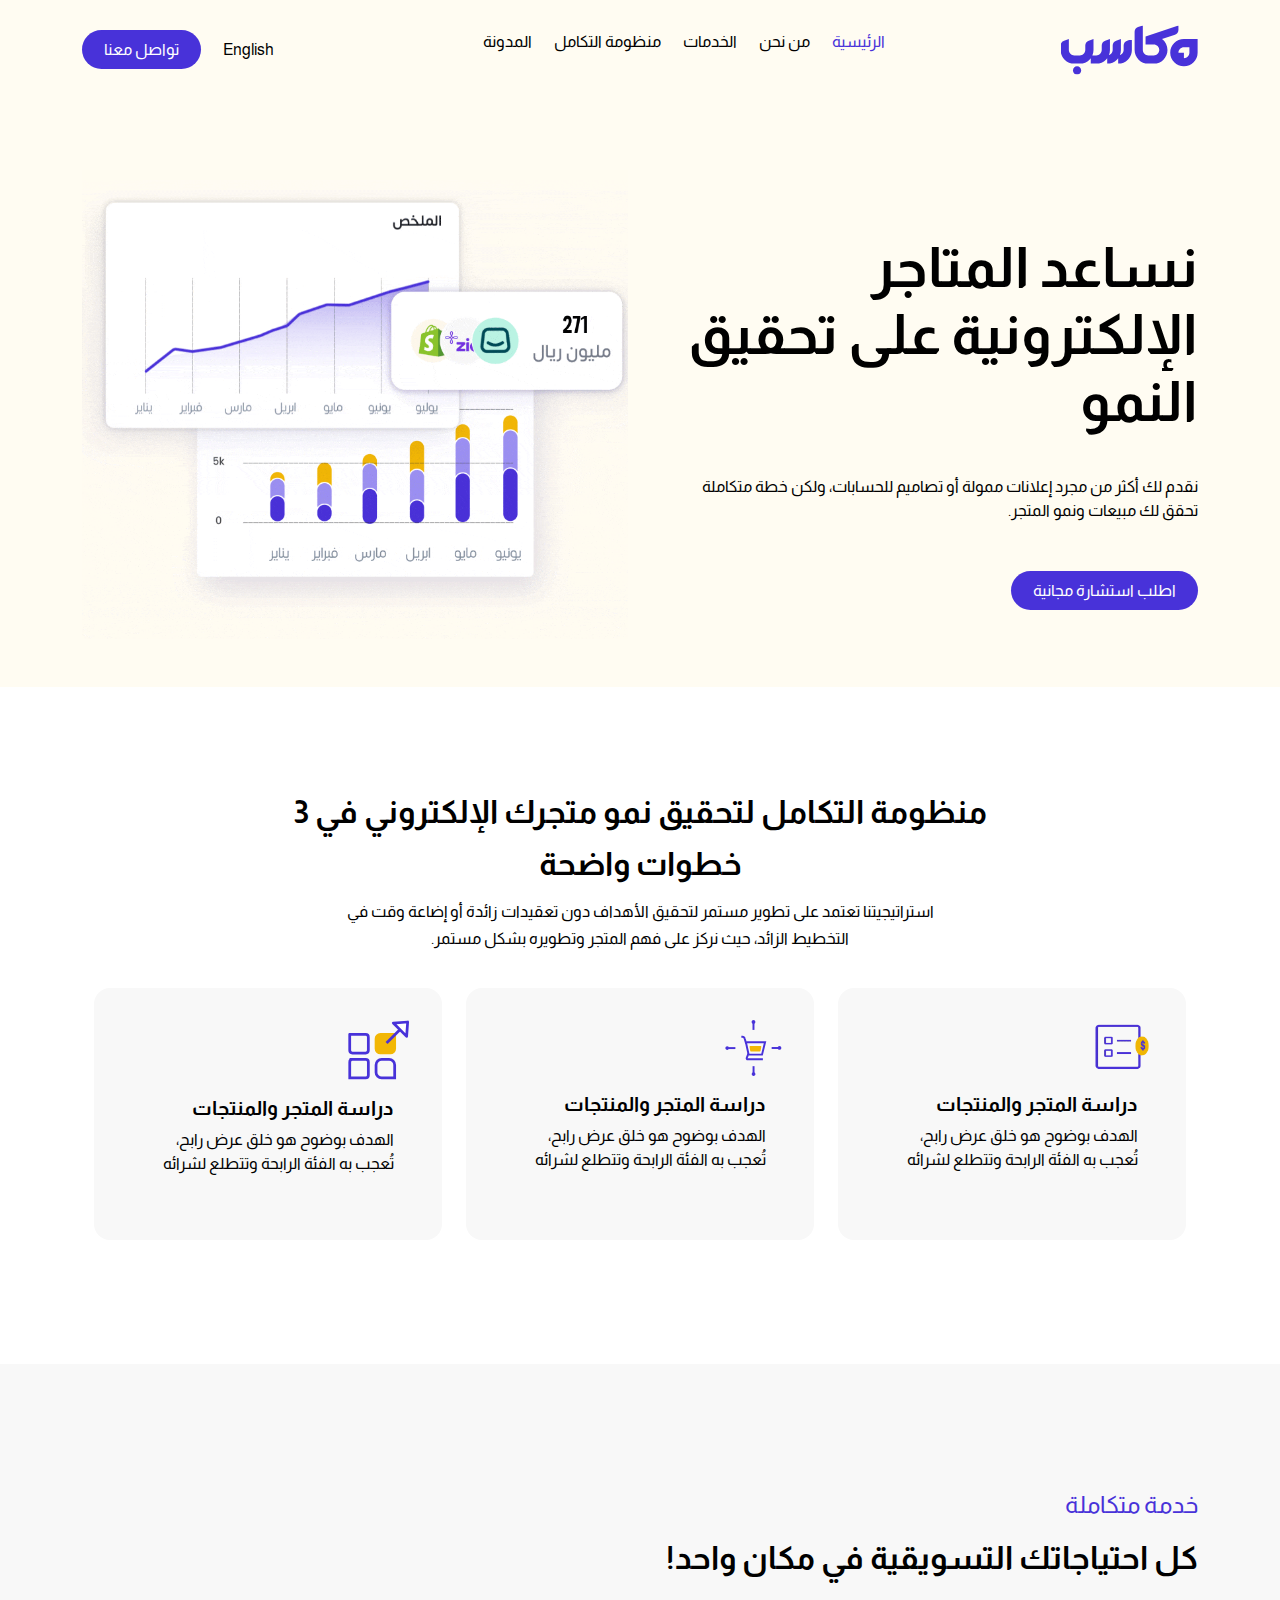
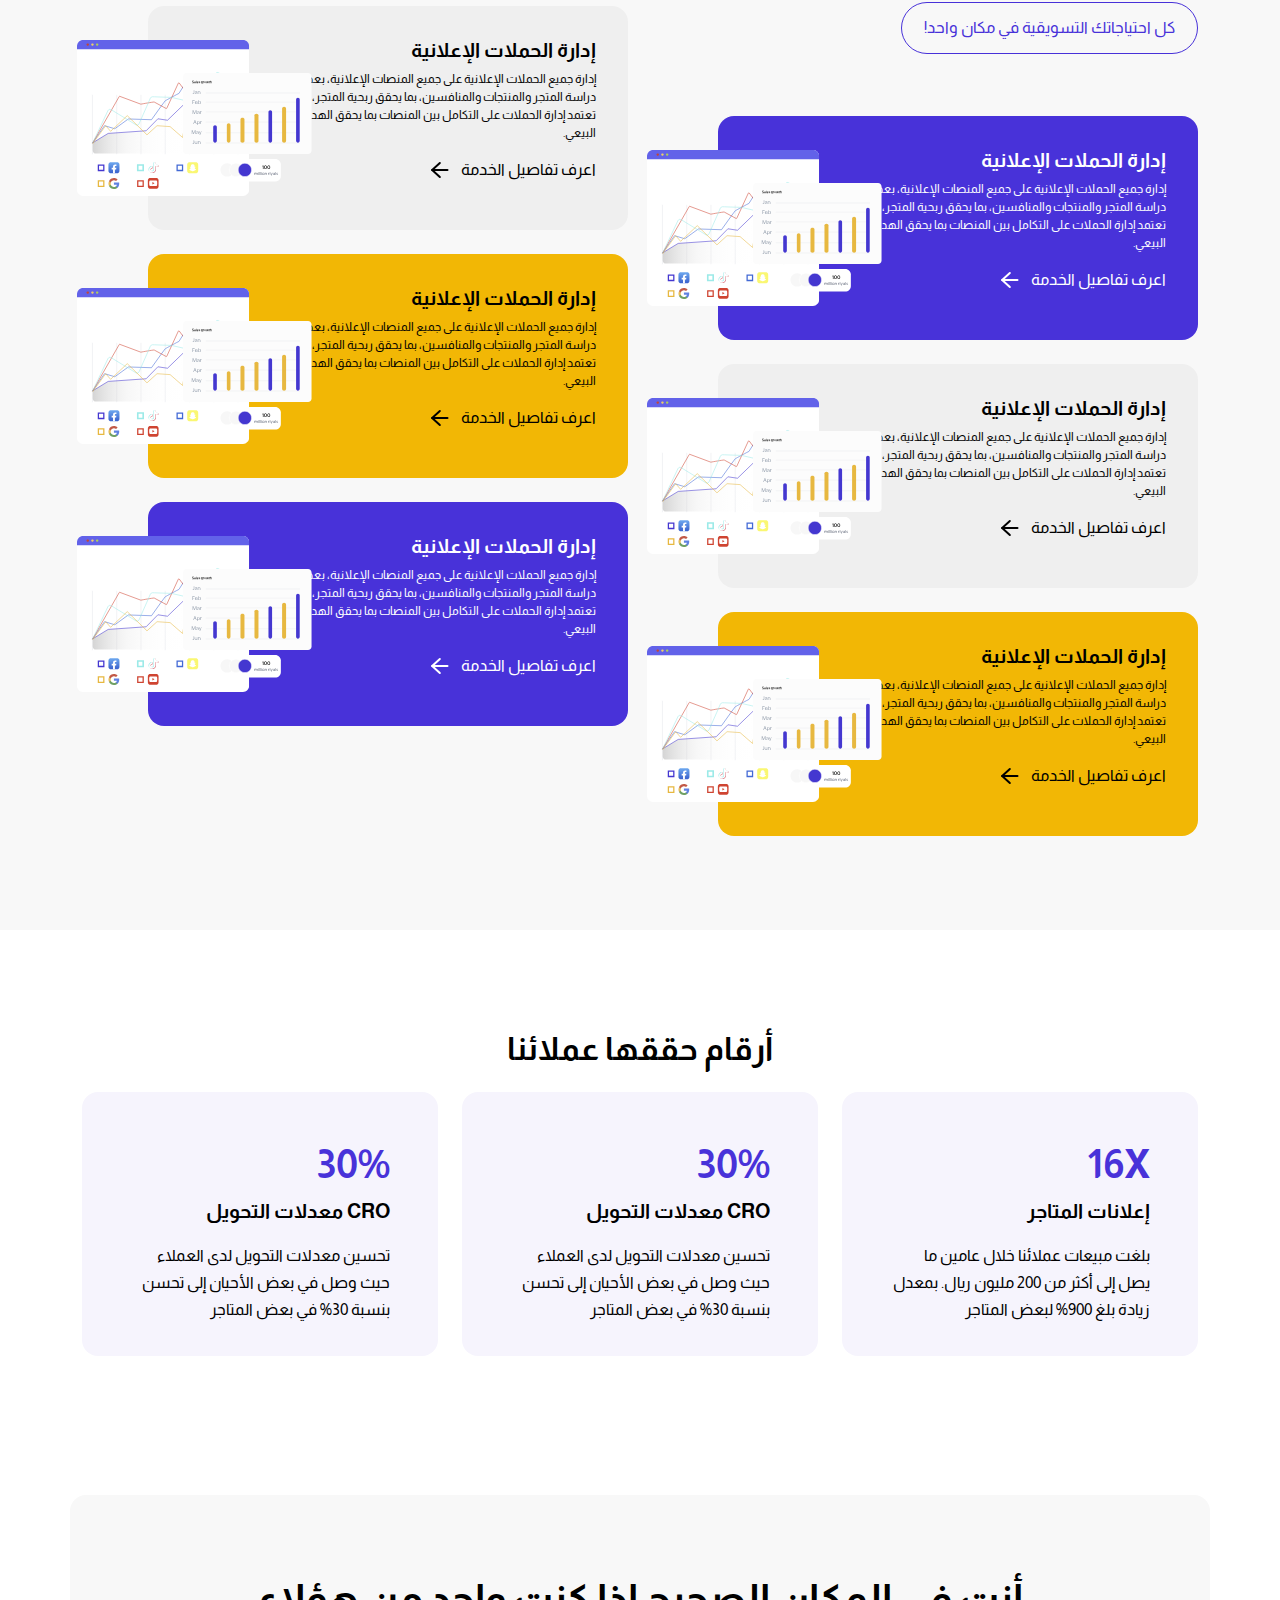
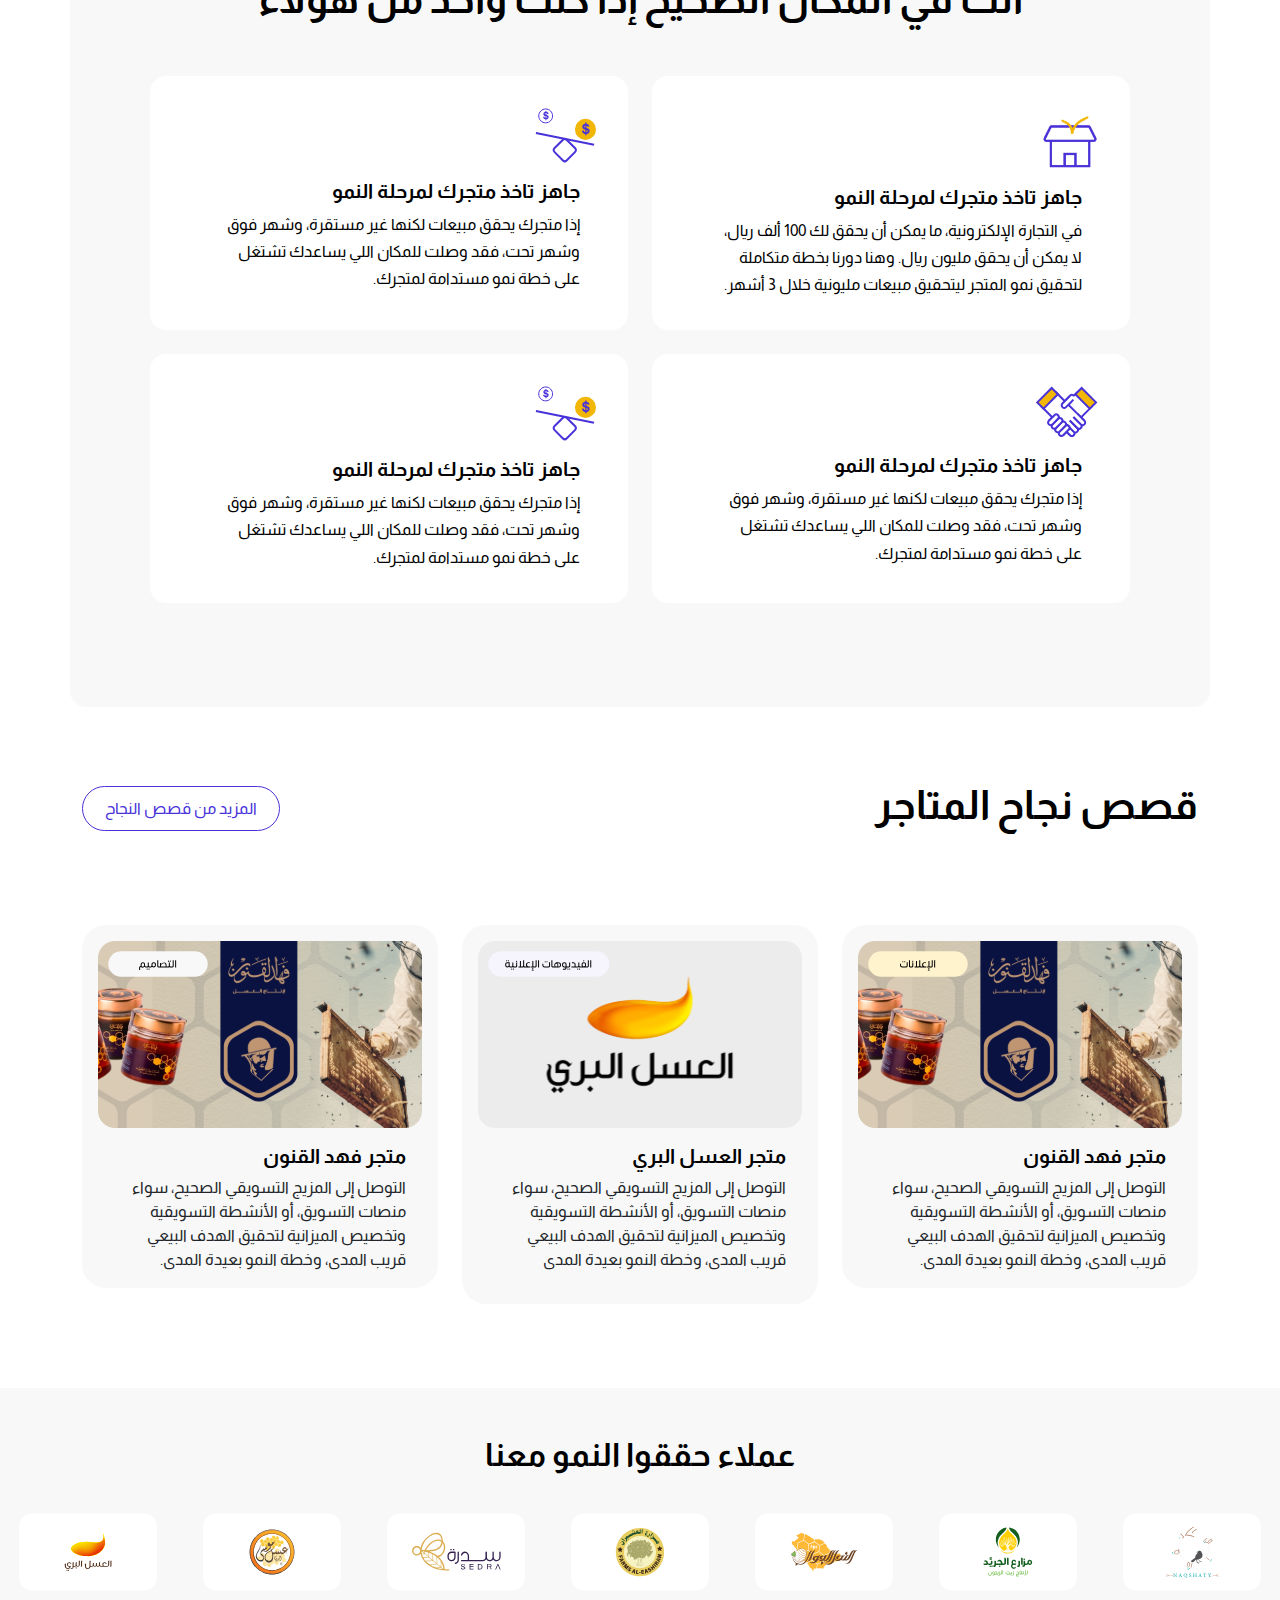
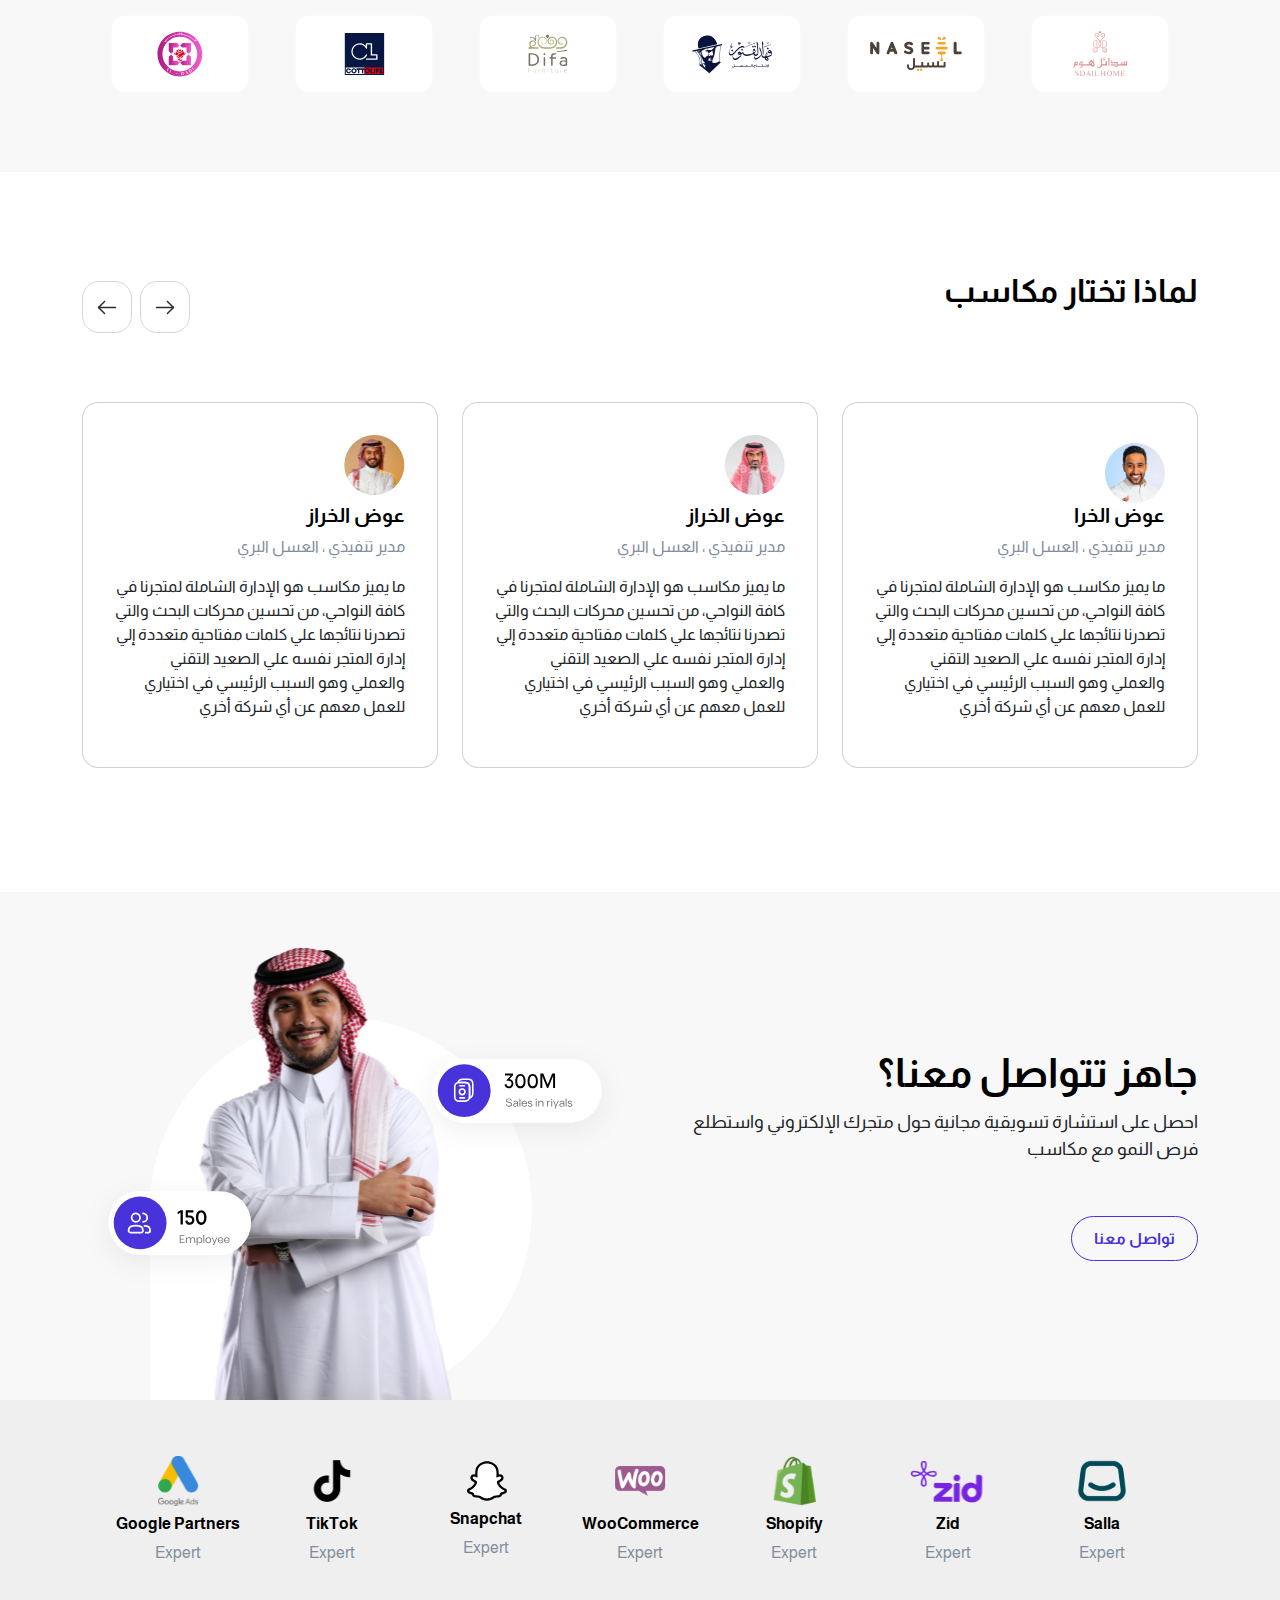
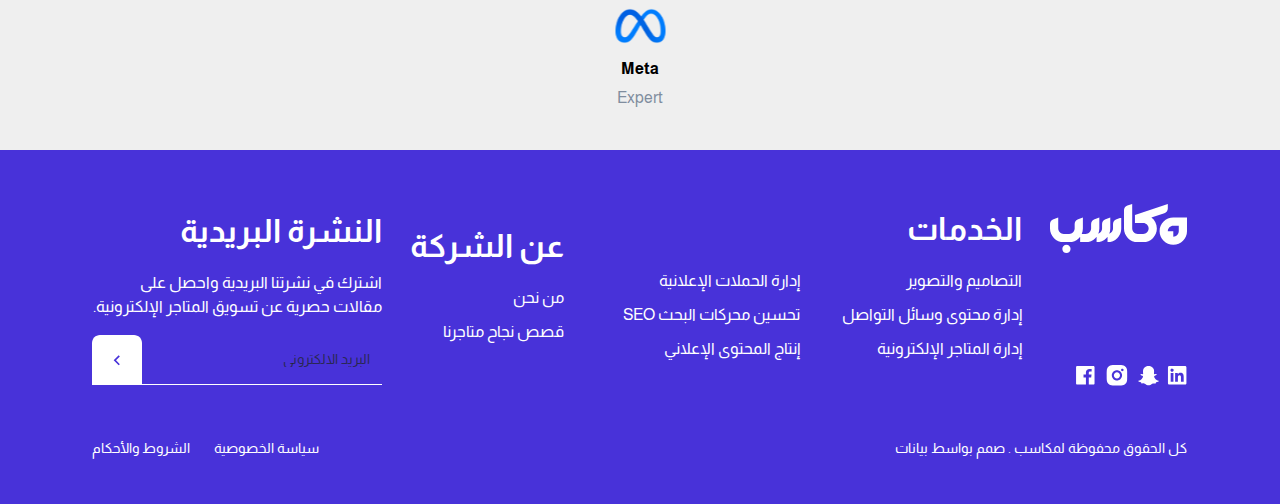
<file: src/pages/index.html>
<!DOCTYPE html>
<html dir="rtl" lang="ar">
  <head>
    <meta charset="UTF-8"/>
    <meta name="viewport" content="width=device-width, initial-scale=1.0"/>
    <title>نساعد المتاجر الإلكترونية على تحقيق النمو.</title>
    <link rel="stylesheet" href="../static/Logo-icon.svg"/>
    <link rel="stylesheet" href="../Bootstrap/css/bootstrap.min.css"/>
    <link rel="stylesheet" href="../Font Awesome/css/all.min 3.29.16 PM.css"/>
    <link rel="stylesheet" href="../sass/app.css"/>
  </head>
  <body>
    <header>
      <div class="container"> 
        <div class="parent-header">
          <div class="navbar-lg">
            <div class="header-logo"> <img src="../static/Home-images/headre-logo.svg" alt="logo" title="logo"/></div>
            <nav> 
              <ul class="parent-element">
                <li class="element-item"><a class="element-link color-purple font-xs font-w-sm" href="../pages/index.html">الرئيسية</a></li>
                <li class="element-item"><a class="element-link font-xs font-w-sm color-darck" href="../pages/About.html">من نحن    </a></li>
                <li class="element-item"><a class="element-link font-xs font-w-sm color-darck" href="../pages/Ad-mngement-services.html">الخدمات      </a></li>
                <li class="element-item"><a class="element-link font-xs font-w-sm color-darck" href="../pages/Services.html">منظومة التكامل</a></li>
                <li class="element-item"><a class="element-link font-xs font-w-sm color-darck" href="../pages/system integration.html">المدونة</a></li>
              </ul>
            </nav>
            <div class="btns"> 
              <div class="btn-lng"> <a class="color-darck font-xs font-w-sm" href="#">English </a></div>
              <div class="btn-contact btn-primary"><a class="color-wight font-xs font-w-bold" href="#">تواصل معنا</a></div>
            </div>
          </div>
          <div class="navbar-sm d-block">
            <button class="navbar-toggler" type="button" data-bs-toggle="offcanvas" data-bs-target="#offcanvasNavbar" aria-controls="offcanvasNavbar" aria-label="Toggle navigation"><i class="fa-solid fa-bars fa-2xl" style="color: #000000;"></i></button>
            <div class="offcanvas bg-purple pt-3 offcanvas-end" id="offcanvasNavbar" tabindex="-1" aria-labelledby="offcanvasNavbarLabel">
              <div class="offcanvas-header">
                <div class="header-logo d-flex justify-content-between align-items-center">
                  <svg xmlns="http://www.w3.org/2000/svg" width="137" height="49" viewBox="0 0 137 49" fill="none">
                    <g clip-path="url(#clip0_1836_1903)">
                      <path d="M123.298 13.6094C115.731 13.6094 109.596 19.704 109.596 27.2242C109.596 30.9815 111.131 34.3852 113.609 36.8496C116.089 39.3112 119.513 40.8362 123.298 40.8362C127.083 40.8362 130.506 39.3112 132.987 36.8496C135.468 34.3852 137 30.9843 137 27.2242V13.6094H123.298ZM128.779 27.2242C128.779 28.7271 128.165 30.0891 127.172 31.0754C126.179 32.0617 124.808 32.6723 123.295 32.6723V27.2269H117.814C117.814 24.2183 120.269 21.7816 123.295 21.7816H128.777V27.2297L128.779 27.2242Z" fill="white"></path>
                      <path d="M71.2421 13.6149V24.5084C71.2421 25.4367 71.1503 26.3429 70.9696 27.2186C70.4245 29.8902 69.0951 32.2772 67.2263 34.1338C64.7484 36.5954 61.3221 38.1204 57.5371 38.1204V32.6778C57.1478 33.1917 56.7223 33.6779 56.2662 34.1338C53.7855 36.5954 50.362 38.1204 46.577 38.1204V32.6778C46.1876 33.1917 45.7621 33.6779 45.3061 34.1338C42.8281 36.5954 39.4019 38.1204 35.6169 38.1204H30.141V32.6695C29.7489 33.1862 29.3234 33.6752 28.8645 34.131C26.3838 36.5954 22.9603 38.1177 19.1753 38.1177H13.6994C9.91722 38.1177 6.48819 36.5954 4.01027 34.131C1.53236 31.6667 0 28.2657 0 24.5084V19.9554C0 17.7949 1.39331 15.8776 3.45684 15.1924L8.22078 13.6149V24.5084C8.22078 26.0113 8.83261 27.3734 9.82544 28.3569C10.8155 29.3432 12.1866 29.9538 13.7022 29.9538H19.1781C20.691 29.9538 22.0621 29.3432 23.0549 28.3569C24.0477 27.3734 24.6623 26.0113 24.6623 24.5084V19.9554C24.6623 17.7949 26.0556 15.8748 28.1192 15.1924L32.8831 13.6149V24.5084C32.8831 26.4451 32.4743 28.2851 31.7401 29.9538H35.6224C37.1353 29.9538 38.5064 29.3432 39.4992 28.3569C40.4921 27.3734 41.1067 26.0113 41.1067 24.5056V19.9526C41.1067 17.7922 42.5 15.8748 44.5607 15.1897L49.3247 13.6094V24.5056C49.3247 26.3373 48.9604 28.0834 48.2985 29.6775C49.1217 29.4095 49.8586 28.9509 50.4566 28.3569C51.4494 27.3734 52.064 26.0113 52.064 24.5056V19.9526C52.064 17.7922 53.4573 15.8721 55.5208 15.1897L60.2848 13.6121V24.5056C60.2848 26.3373 59.9205 28.0834 59.2586 29.6775C60.0818 29.4067 60.8187 28.9509 61.4167 28.3541C62.4095 27.3706 63.0241 26.0086 63.0241 24.5029V19.9499C63.0241 17.7894 64.4174 15.8693 66.481 15.1869L71.2449 13.6094L71.2421 13.6149Z" fill="white"></path>
                      <path d="M101.374 13.6093L114.356 9.31044C116.419 8.62804 117.813 6.70794 117.813 4.54747V0L84.9378 10.888V19.0519H93.1586C96.1844 19.0519 98.64 21.4914 98.64 24.5C98.64 26.0029 98.0254 27.365 97.0326 28.3485C96.0425 29.3348 94.6687 29.9454 93.1586 29.9454H87.6827C86.1698 29.9454 84.7987 29.3348 83.8087 28.3485C82.8159 27.365 82.2012 26.0002 82.2012 24.5V0L77.4373 1.57753C75.3738 2.25992 73.9805 4.18003 73.9805 6.34049V24.5C73.9805 28.2573 75.5156 31.661 77.9935 34.1254C80.4714 36.587 83.8977 38.112 87.6827 38.112H93.1586C96.9408 38.112 100.367 36.587 102.848 34.1254C105.326 31.6638 106.861 28.2601 106.861 24.5C106.861 20.0465 104.708 16.0902 101.379 13.6065L101.374 13.6093Z" fill="white"></path>
                      <path d="M16.4385 48.9948C18.7086 48.9948 20.5489 47.1666 20.5489 44.9115C20.5489 42.6563 18.7086 40.8281 16.4385 40.8281C14.1684 40.8281 12.3281 42.6563 12.3281 44.9115C12.3281 47.1666 14.1684 48.9948 16.4385 48.9948Z" fill="white"></path>
                    </g>
                    <defs>
                      <clipPath id="clip0_1836_1903">
                        <rect width="137" height="49" fill="white"></rect>
                      </clipPath>
                    </defs>
                  </svg>
                  <button class="btn-close" type="button" data-bs-dismiss="offcanvas" aria-label="Close"></button>
                </div>
                <div class="header-navbar-parent">
                  <ul class="header-navbar-list d-block">
                    <li class="element-item pb-4"><a class="element-link color-wight font-sm font-w-sm" href="../pages/index.html">الرئيسية</a></li>
                    <li class="element-item pb-4"><a class="element-link font-sm font-w-sm color-wight" href="../pages/About.html">من نحن</a></li>
                    <li class="element-item pb-4"><a class="element-link font-sm font-w-sm color-wight" href="../pages/Ad-mngement-services.html">الخدمات</a></li>
                    <li class="element-item pb-4"><a class="element-link font-sm font-w-sm color-wight" href="../pages/Services.html">منظومة التكامل</a></li>
                    <li class="element-item pb-4"><a class="element-link font-sm font-w-sm color-wight" href="../pages/system integration.html">المدونة</a></li>
                  </ul>
                </div>
              </div>
            </div>
          </div>
        </div>
      </div>
    </header>
    <section class="Home-intro">
      <div class="container"> 
        <div class="row"> 
          <div class="col-lg-6 d-flex align-items-center">
            <div class="content"> 
              <div class="content-title"> 
                <h1 class="color-darck font-lg font-w-lg">نساعد المتاجر الإلكترونية على تحقيق النمو</h1>
              </div>
              <div class="content-text"> 
                <p class="color-darck font-xs font-w-sm">نقدم لك أكثر من مجرد إعلانات ممولة أو تصاميم للحسابات، ولكن خطة متكاملة تحقق لك مبيعات ونمو المتجر. </p>
              </div>
              <div class="content-button btn-primary"><a class="color-wight font-xs font-w-sm">اطلب استشارة مجانية</a></div>
            </div>
          </div>
          <div class="col-lg-6 d-flex pb-5">
            <div class="intro-img"><img class="img-fluid" src="../static/Home-images/img-intro.gif" alt="intro-img" title="intro-img"/></div>
          </div>
        </div>
      </div>
    </section>
    <section class="Takaful-system">
      <div class="container">
        <div class="Takaful-system-content">
          <div class="content-title"> 
            <h3 class="color-darck font-md font-w-lg">منظومة التكامل لتحقيق نمو متجرك الإلكتروني في 3 خطوات واضحة</h3>
          </div>
          <div class="content-text"> 
            <p class="color-darck font-xs font-w-sm">استراتيجيتنا تعتمد على تطوير مستمر لتحقيق الأهداف دون تعقيدات زائدة أو إضاعة وقت في التخطيط الزائد، حيث نركز على فهم المتجر وتطويره بشكل مستمر.                    </p>
          </div>
        </div>
      </div>
      <div class="parent-caeds">
        <div class="container">
          <div class="row m-auto">
            <div class="col-lg-4 pb-4">
              <div class="card border-0 padding-card border-r-sm bg-card">
                <div class="card-img border-0"><img class="width-icon" src="../static/Home-images/tacafull.img-one.webp" alt="card image" title="card image"/></div>
                <div class="card-body"> 
                  <div class="card-title"> 
                    <h4 class="color-darck font-sm font-w-md">دراسة المتجر والمنتجات</h4>
                  </div>
                  <div class="card-text">
                    <p class="color-darck font-xs font-w-sm">الهدف بوضوح هو خلق عرض رابح، تُعجب به الفئة الرابحة وتتطلع لشرائه</p>
                  </div>
                </div>
              </div>
            </div>
            <div class="col-lg-4 pb-4">
              <div class="card card-style bg-dark-gray">
                <div class="card-img border-0">
                  <svg xmlns="http://www.w3.org/2000/svg" width="57" height="56" viewBox="0 0 57 56" fill="none">
                    <path d="M3.49023 28.0859H10.3872" stroke="#4832D9" stroke-width="1.94373" stroke-miterlimit="10"></path>
                    <path d="M28.4795 3.01172V9.9087" stroke="#4832D9" stroke-width="1.94373" stroke-miterlimit="10"></path>
                    <path d="M53.5444 28H46.6475" stroke="#4832D9" stroke-width="1.94373" stroke-miterlimit="10"></path>
                    <path d="M28.5557 53.0728V46.1758" stroke="#4832D9" stroke-width="1.94373" stroke-miterlimit="10"></path>
                    <path d="M24.3718 34.6268C23.9497 34.6268 23.5756 34.339 23.4701 33.917L21.1104 23.3173C20.9665 22.7321 21.4078 22.1758 22.0121 22.1758H40.0555L37.0147 34.6268H24.3718Z" stroke="#4832D9" stroke-width="1.94373" stroke-miterlimit="10"></path>
                    <path d="M37.8953 39.3371H22.7297C21.9814 39.3371 21.473 38.5793 21.7416 37.8886L23.4203 33.668" stroke="#4832D9" stroke-width="1.94373" stroke-miterlimit="10"></path>
                    <path d="M25.2155 30.8503L24.5728 26.7159C24.5057 26.2939 24.7455 25.9102 25.0716 25.9102H35.8152C36.1509 25.9102 36.3907 26.3226 36.3044 26.7543L35.489 30.8886C35.4315 31.186 35.2301 31.397 34.9998 31.397H25.7239C25.4841 31.397 25.2731 31.1764 25.2251 30.8599L25.2155 30.8503Z" fill="#F2B705"></path>
                    <path d="M16.3418 16.6602H17.349C18.3946 16.6602 19.421 17.5139 19.632 18.5595L21.1668 23.5955" stroke="#4832D9" stroke-width="1.94373" stroke-miterlimit="10"></path>
                    <path d="M54.4534 29.8696C55.4917 29.8696 56.3335 29.0279 56.3335 27.9895C56.3335 26.9512 55.4917 26.1094 54.4534 26.1094C53.415 26.1094 52.5732 26.9512 52.5732 27.9895C52.5732 29.0279 53.415 29.8696 54.4534 29.8696Z" fill="#4832D9"></path>
                    <path d="M2.22289 29.9946C3.26125 29.9946 4.103 29.1529 4.103 28.1145C4.103 27.0761 3.26125 26.2344 2.22289 26.2344C1.18452 26.2344 0.342773 27.0761 0.342773 28.1145C0.342773 29.1529 1.18452 29.9946 2.22289 29.9946Z" fill="#4832D9"></path>
                    <path d="M28.4768 3.76026C29.5152 3.76026 30.3569 2.91851 30.3569 1.88014C30.3569 0.84178 29.5152 0 28.4768 0C27.4384 0 26.5967 0.84178 26.5967 1.88014C26.5967 2.91851 27.4384 3.76026 28.4768 3.76026Z" fill="#4832D9"></path>
                    <path d="M28.5539 56.0024C29.5923 56.0024 30.4341 55.1607 30.4341 54.1223C30.4341 53.0839 29.5923 52.2422 28.5539 52.2422C27.5156 52.2422 26.6738 53.0839 26.6738 54.1223C26.6738 55.1607 27.5156 56.0024 28.5539 56.0024Z" fill="#4832D9"></path>
                  </svg>
                </div>
                <div class="card-body">
                  <div class="card-title">                 
                    <h4 class="color-darck font-sm font-w-md">دراسة المتجر والمنتجات</h4>
                  </div>
                  <div class="card-text">
                    <p class="color-darck font-xs font-w-sm">الهدف بوضوح هو خلق عرض رابح، تُعجب به الفئة الرابحة وتتطلع لشرائه</p>
                  </div>
                </div>
              </div>
            </div>
            <div class="col-lg-4 pb-4">
              <div class="card border-0 padding-card border-r-sm bg-card">
                <div class="card-img border-0">
                  <svg xmlns="http://www.w3.org/2000/svg" width="62" height="60" viewBox="0 0 62 60" fill="none">
                    <path d="M1.72568 14.3828H17.5924C19.1048 14.3828 20.3422 15.6065 20.3422 17.1327V30.2633C20.3422 31.7757 19.1185 33.0131 17.5924 33.0131H4.46177C2.94935 33.0131 1.71191 31.7894 1.71191 30.2633V14.3966L1.72568 14.3828Z" stroke="#4832D9" stroke-width="2.74986" stroke-miterlimit="10"></path>
                    <path d="M4.4744 39.3672H17.605C19.1174 39.3672 20.3548 40.5909 20.3548 42.117V55.2476C20.3548 56.76 19.1312 57.9975 17.605 57.9975H1.73828V42.1308C1.73828 40.6184 2.96197 39.381 4.48814 39.381L4.4744 39.3672Z" stroke="#4832D9" stroke-width="2.74986" stroke-miterlimit="10"></path>
                    <path d="M33.6516 39.3672H41.0762C44.1698 39.3672 46.6722 41.8696 46.6722 44.9632V57.9837H33.6516C30.558 57.9837 28.0557 55.4814 28.0557 52.3878V44.9632C28.0557 41.8696 30.558 39.3672 33.6516 39.3672Z" stroke="#4832D9" stroke-width="2.74986" stroke-miterlimit="10"></path>
                    <path d="M28.0557 28.6277V18.7557C28.0557 16.3496 30.0081 14.3834 32.428 14.3834H46.6722V28.6277C46.6722 31.0338 44.7198 33 42.3 33H32.428C30.0218 33 28.0557 31.0476 28.0557 28.6277Z" fill="#F2B705" stroke="#F2B705" stroke-width="2.74986" stroke-miterlimit="10"></path>
                    <path d="M38.5605 23.0658L54.3997 7.22656" stroke="#4832D9" stroke-width="2.74986" stroke-miterlimit="10"></path>
                    <path d="M45.3125 3.04492L59.6668 2L58.6218 16.3543L45.3125 3.04492Z" fill="white" stroke="#4832D9" stroke-width="2.74986" stroke-linecap="round" stroke-linejoin="round"></path>
                  </svg>
                </div>
                <div class="card-body"> 
                  <div class="card-title"> 
                    <h4 class="color-darck font-sm font-w-md">دراسة المتجر والمنتجات</h4>
                  </div>
                  <div class="card-text">
                    <p class="color-darck font-xs font-w-sm">الهدف بوضوح هو خلق عرض رابح، تُعجب به الفئة الرابحة وتتطلع لشرائه</p>
                  </div>
                </div>
              </div>
            </div>
          </div>
        </div>
      </div>
    </section>
    <section class="intagred-service">
      <div class="container">
        <div class="content"> 
          <div class="content-text"> 
            <p class="color-purple font-w-sm font-normal">خدمة متكاملة </p>
          </div>
          <div class="content-title"> 
            <h3 class="color-darck font-w-lg pb-3 font-md">كل احتياجاتك التسويقية في مكان واحد!</h3>
          </div>
          <div class="the-button-Integrated-service btn-outline"><a class="font-xs font-w-sm btn">كل احتياجاتك التسويقية في مكان واحد!  </a></div>
        </div>
        <div class="row"> 
          <div class="col-lg-6 position d-flex pb-4 position-relative">
            <div class="theCrad bg-purple">
              <div class="content-card"> 
                <div class="content-title">
                  <h3 class="font-sm font-w-lg color-wight">إدارة الحملات الإعلانية</h3>
                </div>
                <div class="content-text"> 
                  <p class="font-w-sm color-wight">إدارة جميع الحملات الإعلانية على جميع المنصات الإعلانية، بعد دراسة المتجر والمنتجات والمنافسين، بما يحقق ربحية المتجر، تعتمد إدارة الحملات على التكامل بين المنصات بما يحقق الهدف البيعي.</p>
                </div>
                <div class="content-link d-flex gap-2">
                  <p class="font-16 font-w-sm color-wight">اعرف تفاصيل الخدمة</p>
                  <svg xmlns="http://www.w3.org/2000/svg" width="27" height="24" viewBox="0 0 27 24" fill="none">
                    <path d="M21.5146 12H6.15465" stroke="white" stroke-width="2" stroke-linecap="round" stroke-linejoin="round"></path>
                    <path d="M13.834 5L6.15398 12L13.834 19" stroke="white" stroke-width="2" stroke-linecap="round" stroke-linejoin="round"></path>
                  </svg>
                </div>
              </div>
              <div class="content-img"> <img src="../static/Home-images/first-img-instagred.svg" alt=""/></div>
            </div>
          </div>
          <div class="col-lg-6 d-flex pb-4 position-relative">
            <div class="theCrad bg-gray">
              <div class="content-card"> 
                <div class="content-title">
                  <h3 class="font-sm font-w-lg color-darck">إدارة الحملات الإعلانية</h3>
                </div>
                <div class="content-text"> 
                  <p class="font-xs font-w-sm color-darck">إدارة جميع الحملات الإعلانية على جميع المنصات الإعلانية، بعد دراسة المتجر والمنتجات والمنافسين، بما يحقق ربحية المتجر، تعتمد إدارة الحملات على التكامل بين المنصات بما يحقق الهدف البيعي.</p>
                </div>
                <div class="content-link d-flex gap-2">
                  <p class="font-16 font-w-sm color-darck">اعرف تفاصيل الخدمة</p>
                  <svg xmlns="http://www.w3.org/2000/svg" width="27" height="24" viewBox="0 0 27 24" fill="none">
                    <path d="M21.5146 12H6.15465" stroke="black" stroke-width="2" stroke-linecap="round" stroke-linejoin="round"></path>
                    <path d="M13.834 5L6.15398 12L13.834 19" stroke="black" stroke-width="2" stroke-linecap="round" stroke-linejoin="round"></path>
                  </svg>
                </div>
              </div>
              <div class="content-img"> <img src="../static/Home-images/first-img-instagred.svg" alt=""/></div>
            </div>
          </div>
          <div class="col-lg-6 position d-flex pb-4 position-relative">
            <div class="theCrad bg-gray">
              <div class="content-card"> 
                <div class="content-title">
                  <h3 class="font-sm font-w-lg color-darck">إدارة الحملات الإعلانية</h3>
                </div>
                <div class="content-text"> 
                  <p class="font-w-sm color-darck">إدارة جميع الحملات الإعلانية على جميع المنصات الإعلانية، بعد دراسة المتجر والمنتجات والمنافسين، بما يحقق ربحية المتجر، تعتمد إدارة الحملات على التكامل بين المنصات بما يحقق الهدف البيعي.</p>
                </div>
                <div class="content-link d-flex gap-2"> 
                  <p class="font-16 font-w-sm color-darck">اعرف تفاصيل الخدمة</p>
                  <svg xmlns="http://www.w3.org/2000/svg" width="27" height="24" viewBox="0 0 27 24" fill="none">
                    <path d="M21.5146 12H6.15465" stroke="black" stroke-width="2" stroke-linecap="round" stroke-linejoin="round"></path>
                    <path d="M13.834 5L6.15398 12L13.834 19" stroke="black" stroke-width="2" stroke-linecap="round" stroke-linejoin="round"></path>
                  </svg>
                </div>
              </div>
              <div class="content-img"> <img src="../static/Home-images/first-img-instagred.svg" alt=""/></div>
            </div>
          </div>
          <div class="col-lg-6 d-flex pb-4 position-relative"> 
            <div class="theCrad bg-yellow">
              <div class="content-card"> 
                <div class="content-title">
                  <h3 class="font-sm font-w-lg color-darck">إدارة الحملات الإعلانية</h3>
                </div>
                <div class="content-text"> 
                  <p class="font-xs font-w-sm color-darck">إدارة جميع الحملات الإعلانية على جميع المنصات الإعلانية، بعد دراسة المتجر والمنتجات والمنافسين، بما يحقق ربحية المتجر، تعتمد إدارة الحملات على التكامل بين المنصات بما يحقق الهدف البيعي.</p>
                </div>
                <div class="content-link d-flex gap-2">
                  <p class="font-16 font-w-sm color-darck">اعرف تفاصيل الخدمة</p>
                  <svg xmlns="http://www.w3.org/2000/svg" width="27" height="24" viewBox="0 0 27 24" fill="none">
                    <path d="M21.5146 12H6.15465" stroke="black" stroke-width="2" stroke-linecap="round" stroke-linejoin="round"></path>
                    <path d="M13.834 5L6.15398 12L13.834 19" stroke="black" stroke-width="2" stroke-linecap="round" stroke-linejoin="round"></path>
                  </svg>
                </div>
              </div>
              <div class="content-img"> <img src="../static/Home-images/first-img-instagred.svg" alt=""/></div>
            </div>
          </div>
          <div class="col-lg-6 position d-flex pb-4 position-relative">
            <div class="theCrad bg-yellow">
              <div class="content-card"> 
                <div class="content-title">
                  <h3 class="font-sm font-w-lg color-darck">إدارة الحملات الإعلانية</h3>
                </div>
                <div class="content-text"> 
                  <p class="font-xs font-w-sm color-darck">إدارة جميع الحملات الإعلانية على جميع المنصات الإعلانية، بعد دراسة المتجر والمنتجات والمنافسين، بما يحقق ربحية المتجر، تعتمد إدارة الحملات على التكامل بين المنصات بما يحقق الهدف البيعي.</p>
                </div>
                <div class="content-link d-flex gap-2">
                  <p class="font-16 font-w-sm color-darck">اعرف تفاصيل الخدمة</p>
                  <svg xmlns="http://www.w3.org/2000/svg" width="27" height="24" viewBox="0 0 27 24" fill="none">
                    <path d="M21.5146 12H6.15465" stroke="black" stroke-width="2" stroke-linecap="round" stroke-linejoin="round"></path>
                    <path d="M13.834 5L6.15398 12L13.834 19" stroke="black" stroke-width="2" stroke-linecap="round" stroke-linejoin="round"></path>
                  </svg>
                </div>
              </div>
              <div class="content-img"> <img src="../static/Home-images/first-img-instagred.svg" alt=""/></div>
            </div>
          </div>
          <div class="col-lg-6 d-flex pb-4 position-relative"> 
            <div class="theCrad bg-purple">
              <div class="content-card"> 
                <div class="content-title">
                  <h3 class="font-sm font-w-lg color-wight">إدارة الحملات الإعلانية</h3>
                </div>
                <div class="content-text"> 
                  <p class="font-xs font-w-sm color-wight">إدارة جميع الحملات الإعلانية على جميع المنصات الإعلانية، بعد دراسة المتجر والمنتجات والمنافسين، بما يحقق ربحية المتجر، تعتمد إدارة الحملات على التكامل بين المنصات بما يحقق الهدف البيعي.</p>
                </div>
                <div class="content-link d-flex gap-2"> 
                  <p class="font-16 font-w-sm color-wight">اعرف تفاصيل الخدمة</p>
                  <svg xmlns="http://www.w3.org/2000/svg" width="27" height="24" viewBox="0 0 27 24" fill="none">
                    <path d="M21.5146 12H6.15465" stroke="white" stroke-width="2" stroke-linecap="round" stroke-linejoin="round"></path>
                    <path d="M13.834 5L6.15398 12L13.834 19" stroke="white" stroke-width="2" stroke-linecap="round" stroke-linejoin="round"></path>
                  </svg>
                </div>
              </div>
              <div class="content-img"> <img src="../static/Home-images/first-img-instagred.svg" alt=""/></div>
            </div>
          </div>
        </div>
      </div>
    </section>
    <section class="sales">
      <div class="container"> 
        <div class="sales-content"> 
          <h4 class="color-darck font-md font-w-lg text-center pb-3">أرقام حققها عملائنا</h4>
        </div>
        <div class="row"> 
          <div class="col-lg-4 pb-4">
            <div class="card bg-bink card-style">
              <div class="card-body">
                <div class="card-catogrey">
                  <h2 class="color-purple font-bold font-w-lg">16X</h2>
                </div>
                <div class="card-title">
                  <p class="color-darck font-sm font-w-md">إعلانات المتاجر</p>
                </div>
                <div class="card-text"> 
                  <p class="color-darck font-xs font-w-sm line-lg">بلغت مبيعات عملائنا خلال عامين ما يصل إلى أكثر من 200 مليون ريال. بمعدل زيادة بلغ 900% لبعض المتاجر</p>
                </div>
              </div>
            </div>
          </div>
          <div class="col-lg-4 pb-4">
            <div class="card bg-bink card-style">
              <div class="card-body">
                <div class="card-catogrey">
                  <h2 class="color-purple font-bold font-w-lg">30%</h2>
                </div>
                <div class="card-title">
                  <p class="color-darck font-sm font-w-md">CRO  معدلات التحويل</p>
                </div>
                <div class="card-text">
                  <p class="color-darck font-xs font-w-sm line-lg">تحسين معدلات التحويل لدى العملاء حيث وصل في بعض الأحيان إلى تحسن بنسبة 30% في بعض المتاجر</p>
                </div>
              </div>
            </div>
          </div>
          <div class="col-lg-4 pb-4">
            <div class="card bg-bink card-style">
              <div class="card-body">
                <div class="card-catogrey">
                  <h2 class="color-purple font-bold font-w-lg">30%</h2>
                </div>
                <div class="card-title">
                  <p class="color-darck font-sm font-w-md">CRO  معدلات التحويل</p>
                </div>
                <div class="card-text">
                  <p class="color-darck font-xs font-w-sm line-lg">تحسين معدلات التحويل لدى العملاء حيث وصل في بعض الأحيان إلى تحسن بنسبة 30% في بعض المتاجر</p>
                </div>
              </div>
            </div>
          </div>
        </div>
      </div>
    </section>
    <sectoin class="groups">
      <div class="container"> 
        <div class="groups-content">
          <h3 class="color-darck font-bold font-w-lg text-center">أنت في المكان الصحيح إذا كنت واحد من هؤلاء                   </h3>
        </div>
        <div class="row">
          <div class="col-lg-6 pb-4">
            <div class="card card-style bg-wight">
              <div class="card-img"><img src="../static/Home-images/groups.webp" alt="img" title="img"/></div>
              <div class="card-body">
                <div class="card-title">
                  <h3 class="color-darck font-sm font-w-lg">جاهز تاخذ متجرك لمرحلة النمو</h3>
                </div>
                <div class="card-text">
                  <p class="color-darck font-xs font-w-sm line-lg">في التجارة الإلكترونية، ما يمكن أن يحقق لك 100 ألف ريال، لا يمكن أن يحقق مليون ريال. وهنا دورنا بخطة متكاملة لتحقيق نمو المتجر ليتحقيق مبيعات مليونية خلال 3 أشهر.</p>
                </div>
              </div>
            </div>
          </div>
          <div class="col-lg-6 pb-4">   
            <div class="card card-style bg-wight">
              <div class="card-img">
                <svg xmlns="http://www.w3.org/2000/svg" width="61" height="55" viewBox="0 0 61 55" fill="none">
                  <path d="M59.0334 36.7939L0.942383 25.0469" stroke="#4832D9" stroke-width="2" stroke-miterlimit="10"></path>
                  <path d="M27.9559 31.673L19.3763 40.2526C18.3702 41.2587 18.3702 42.8898 19.3763 43.8958L27.9559 52.4754C28.9619 53.4814 30.593 53.4814 31.599 52.4754L40.1786 43.8958C41.1847 42.8898 41.1847 41.2587 40.1786 40.2526L31.599 31.673C30.593 30.667 28.9619 30.667 27.9559 31.673Z" stroke="#4832D9" stroke-width="2" stroke-miterlimit="10"></path>
                  <path d="M50.468 30.9186C55.7322 30.9186 59.9996 26.6511 59.9996 21.387C59.9996 16.1228 55.7322 11.8555 50.468 11.8555C45.2039 11.8555 40.9365 16.1228 40.9365 21.387C40.9365 26.6511 45.2039 30.9186 50.468 30.9186Z" fill="#F2B705" stroke="#F2B705" stroke-width="2" stroke-miterlimit="10"></path>
                  <path d="M47.9948 24.9946C47.4281 24.4407 47.0545 23.7837 46.8613 23.0109L48.6388 22.3411C48.729 22.7919 48.8964 23.1912 49.1669 23.5519C49.4374 23.9125 49.7981 24.1573 50.2489 24.2732V21.6585L49.9527 21.607C49.3988 21.5039 48.9222 21.3365 48.5358 21.1046C48.1494 20.8728 47.8402 20.5637 47.6341 20.1644C47.4152 19.7651 47.3121 19.2627 47.3121 18.6702C47.3121 18.1936 47.4281 17.7428 47.647 17.3307C47.8789 16.9185 48.2138 16.5707 48.6517 16.2873C49.1026 16.004 49.6306 15.8365 50.2489 15.7721V14.5742H51.5241V15.785C52.0908 15.8752 52.5674 16.0297 52.9796 16.2873C53.3917 16.5321 53.7138 16.8411 53.9714 17.1889C54.229 17.5367 54.4093 17.9231 54.5381 18.3353L52.8508 19.0051C52.7735 18.7733 52.6833 18.5543 52.5674 18.3482C52.4514 18.1421 52.3098 17.9746 52.1295 17.8329C51.962 17.6913 51.7559 17.5754 51.537 17.4981V19.9197L51.8976 20.0097C52.709 20.203 53.366 20.525 53.8683 21.0016C54.3835 21.4781 54.6283 22.1351 54.6283 22.9723C54.6283 23.7709 54.3706 24.4406 53.8425 25.0074C53.3144 25.5612 52.5416 25.8962 51.5241 25.9992V27.1971H50.2489V25.9863C49.3086 25.8833 48.5616 25.5612 47.9948 25.0074V24.9946ZM50.2489 18.8891V17.4465C49.914 17.5238 49.6564 17.6655 49.5018 17.8716C49.3344 18.0777 49.2571 18.3096 49.2571 18.5543C49.2571 18.8635 49.3473 19.1081 49.5147 19.2884C49.6822 19.4688 49.9269 19.5976 50.2618 19.6877V18.902L50.2489 18.8891ZM52.181 24.0542C52.3484 23.9383 52.4772 23.7837 52.5674 23.6292C52.6575 23.4617 52.6962 23.2814 52.6962 23.0753C52.6962 22.8692 52.6446 22.7018 52.5545 22.5472C52.4643 22.3927 52.3355 22.251 52.1552 22.1479C51.9749 22.0449 51.7817 21.9547 51.537 21.9032V24.3248C51.7946 24.2732 52.0135 24.1959 52.181 24.0671V24.0542Z" fill="#4832D9"></path>
                  <path d="M10.6668 14.8336C14.4869 14.8336 17.5836 11.7369 17.5836 7.91681C17.5836 4.09676 14.4869 1 10.6668 1C6.84676 1 3.75 4.09676 3.75 7.91681C3.75 11.7369 6.84676 14.8336 10.6668 14.8336Z" stroke="#4832D9" stroke-miterlimit="10"></path>
                  <path d="M8.87613 10.5284C8.46395 10.1291 8.19344 9.65255 8.05176 9.08581L9.33981 8.59634C9.40421 8.91835 9.533 9.21461 9.7262 9.4851C9.91941 9.74271 10.19 9.92308 10.512 10.0132V8.11977L10.2929 8.08117C9.89365 8.00389 9.5459 7.88792 9.26253 7.72048C8.97916 7.55303 8.76017 7.32122 8.60561 7.03785C8.45104 6.75448 8.37377 6.38091 8.37377 5.95586C8.37377 5.60808 8.45106 5.28606 8.6185 4.97693C8.78595 4.68068 9.03069 4.42311 9.3527 4.21702C9.67471 4.01094 10.0612 3.88208 10.512 3.84344V2.98047H11.4393V3.85633C11.8515 3.92073 12.1993 4.0367 12.4955 4.21702C12.7918 4.39735 13.0365 4.61625 13.2168 4.87386C13.3972 5.13147 13.5389 5.41487 13.629 5.71113L12.4054 6.20059C12.3538 6.03314 12.2766 5.87858 12.1993 5.72402C12.1092 5.58233 12.0061 5.45356 11.8773 5.35051C11.7485 5.24747 11.6068 5.17018 11.4393 5.10578V6.85751L11.7098 6.92189C12.2895 7.06358 12.766 7.29542 13.1396 7.6432C13.5131 7.99097 13.6934 8.46753 13.6934 9.07291C13.6934 9.65253 13.5002 10.142 13.1267 10.5413C12.7403 10.9406 12.1864 11.1853 11.4393 11.2626V12.1256H10.512V11.2497C9.82931 11.1724 9.2883 10.9406 8.87613 10.5413V10.5284ZM10.512 6.09752V5.04131C10.2672 5.09284 10.0869 5.19595 9.97094 5.35051C9.85501 5.50508 9.79059 5.67245 9.79059 5.8399C9.79059 6.05887 9.85501 6.23924 9.97094 6.36804C10.0869 6.49685 10.2672 6.58697 10.512 6.65138V6.08463V6.09752ZM11.903 9.84579C12.0318 9.75563 12.122 9.65259 12.1735 9.53667C12.2379 9.42075 12.2637 9.27898 12.2637 9.1373C12.2637 8.99561 12.225 8.86682 12.1606 8.7509C12.0962 8.63498 11.9932 8.54484 11.8773 8.45467C11.7614 8.36451 11.6068 8.31297 11.4264 8.27433V10.0261C11.6196 9.98741 11.7742 9.93595 11.8901 9.84579H11.903Z" fill="#4832D9"></path>
                </svg>
              </div>
              <div class="card-body"> 
                <div class="card-title">
                  <h3 class="color-darck font-sm font-w-lg">جاهز تاخذ متجرك لمرحلة النمو</h3>
                </div>
                <div class="card-text">
                  <p class="color-darck font-xs font-w-sm line-lg">إذا متجرك يحقق مبيعات لكنها غير مستقرة، وشهر فوق وشهر تحت، فقد وصلت للمكان اللي يساعدك تشتغل على خطة نمو مستدامة لمتجرك.</p>
                </div>
              </div>
            </div>
          </div>
          <div class="col-lg-6 pb-4">
            <div class="card card-style bg-wight">
              <div class="cardimg">
                <svg xmlns="http://www.w3.org/2000/svg" width="63" height="51" viewBox="0 0 63 51" fill="none">
                  <path d="M36.6182 15.4945L32.9497 19.1631C31.9546 20.1581 30.3481 20.1581 29.353 19.1631C28.3579 18.168 28.3579 16.5615 29.353 15.5664L35.851 9.06847C36.3665 8.55295 37.1937 8.55295 37.7092 9.06847C38.2247 9.58399 39.052 9.58399 39.5675 9.06847L42.4328 6.20312L56.8194 20.5897L28.8495 48.5597L14.4629 34.1731L29.4129 19.223" fill="white"></path>
                  <path d="M36.6182 15.4945L32.9497 19.1631C31.9546 20.1581 30.3481 20.1581 29.353 19.1631C28.3579 18.168 28.3579 16.5615 29.353 15.5664L35.851 9.06847C36.3665 8.55295 37.1937 8.55295 37.7092 9.06847C38.2247 9.58399 39.052 9.58399 39.5675 9.06847L42.4328 6.20312L56.8194 20.5897L28.8495 48.5597L14.4629 34.1731L29.4129 19.223" stroke="#4832D9" stroke-width="2" stroke-miterlimit="10"></path>
                  <path d="M20.8431 6.18421L6.45703 20.5703L34.4324 48.5457L48.8185 34.1596L20.8431 6.18421Z" fill="white" stroke="#4832D9" stroke-width="2" stroke-miterlimit="10"></path>
                  <path d="M8.54943 22.6596L22.9355 8.27344L16.6623 2.00015L2.27615 16.3863L8.54943 22.6596Z" fill="#F2B705" stroke="#4832D9" stroke-width="2" stroke-miterlimit="10"></path>
                  <path d="M38.6803 49.2035C37.6885 50.1953 36.0778 50.1953 35.0859 49.2035L27.6512 41.7688L31.2457 38.1744L38.6803 45.609C39.6722 46.6009 39.6722 48.2116 38.6803 49.2035Z" fill="white" stroke="#4832D9" stroke-width="2" stroke-miterlimit="10"></path>
                  <path d="M31.2471 38.167L38.6801 45.6001C39.6752 46.5951 41.2817 46.5951 42.2768 45.6001C43.2719 44.605 43.2719 42.9985 42.2768 42.0034L34.8437 34.5703" fill="white"></path>
                  <path d="M31.2471 38.167L38.6801 45.6001C39.6752 46.5951 41.2817 46.5951 42.2768 45.6001C43.2719 44.605 43.2719 42.9985 42.2768 42.0034L34.8437 34.5703" stroke="#4832D9" stroke-width="2" stroke-miterlimit="10"></path>
                  <path d="M34.8438 34.5693L42.2768 42.0024C43.2719 42.9975 44.8784 42.9975 45.8735 42.0024C46.8685 41.0073 46.8685 39.4008 45.8735 38.4057L38.4404 30.9727" fill="white"></path>
                  <path d="M34.8438 34.5693L42.2768 42.0024C43.2719 42.9975 44.8784 42.9975 45.8735 42.0024C46.8685 41.0073 46.8685 39.4008 45.8735 38.4057L38.4404 30.9727" stroke="#4832D9" stroke-width="2" stroke-miterlimit="10"></path>
                  <path d="M38.4404 30.9756L45.8735 38.4086C46.8686 39.4037 48.4751 39.4037 49.4701 38.4086C50.4652 37.4136 50.4652 35.8071 49.4701 34.812L42.0371 27.3789" fill="white"></path>
                  <path d="M38.4404 30.9756L45.8735 38.4086C46.8686 39.4037 48.4751 39.4037 49.4701 38.4086C50.4652 37.4136 50.4652 35.8071 49.4701 34.812L42.0371 27.3789" stroke="#4832D9" stroke-width="2" stroke-miterlimit="10"></path>
                  <path d="M61.0004 16.3978L46.6143 2.01172L40.341 8.28501L54.7271 22.6711L61.0004 16.3978Z" fill="#F2B705" stroke="#4832D9" stroke-width="2" stroke-miterlimit="10"></path>
                  <path d="M33.8353 43.5635C34.8279 42.5709 34.8279 40.9617 33.8353 39.9691C32.8427 38.9765 31.2335 38.9765 30.2409 39.9691L24.6034 45.6066C23.6108 46.5991 23.6109 48.2084 24.6034 49.201C25.596 50.1936 27.2053 50.1936 28.1978 49.201L33.8353 43.5635Z" fill="white" stroke="#4832D9" stroke-width="2" stroke-miterlimit="10"></path>
                  <path d="M30.2396 39.9619C31.2322 38.9694 31.2322 37.3601 30.2396 36.3675C29.247 35.375 27.6378 35.3749 26.6452 36.3675L21.0077 42.005C20.0151 42.9976 20.0152 44.6069 21.0077 45.5994C22.0003 46.592 23.6096 46.592 24.6021 45.5994L30.2396 39.9619Z" fill="white" stroke="#4832D9" stroke-width="2" stroke-miterlimit="10"></path>
                  <path d="M26.6429 36.376C27.6355 35.3834 27.6355 33.7742 26.6429 32.7816C25.6504 31.789 24.0411 31.789 23.0485 32.7816L17.411 38.4191C16.4184 39.4116 16.4185 41.0209 17.411 42.0135C18.4036 43.0061 20.0129 43.0061 21.0054 42.0135L26.6429 36.376Z" fill="white" stroke="#4832D9" stroke-width="2" stroke-miterlimit="10"></path>
                  <path d="M23.0463 32.7784C24.0388 31.7858 24.0388 30.1765 23.0463 29.1839C22.0537 28.1914 20.4444 28.1914 19.4518 29.1839L13.8143 34.8214C12.8218 35.814 12.8218 37.4233 13.8144 38.4158C14.8069 39.4084 16.4162 39.4084 17.4088 38.4158L23.0463 32.7784Z" fill="white" stroke="#4832D9" stroke-width="2" stroke-miterlimit="10"></path>
                  <path d="M38.4528 13.6513L31.0197 21.0844C30.0246 22.0794 28.4181 22.0794 27.4231 21.0844C26.428 20.0893 26.428 18.4828 27.4231 17.4877L34.8561 10.0547" fill="white"></path>
                  <path d="M38.4528 13.6513L31.0197 21.0844C30.0246 22.0794 28.4181 22.0794 27.4231 21.0844C26.428 20.0893 26.428 18.4828 27.4231 17.4877L34.8561 10.0547" stroke="#4832D9" stroke-width="2" stroke-miterlimit="10">          </path>
                </svg>
              </div>
              <div class="card-body">
                <div class="card-title">
                  <h3 class="color-darck font-sm font-w-lg">جاهز تاخذ متجرك لمرحلة النمو</h3>
                </div>
                <div class="card-text"> 
                  <p class="color-darck font-xs font-w-sm line-lg">إذا متجرك يحقق مبيعات لكنها غير مستقرة، وشهر فوق وشهر تحت، فقد وصلت للمكان اللي يساعدك تشتغل على خطة نمو مستدامة لمتجرك. </p>
                </div>
              </div>
            </div>
          </div>
          <div class="col-lg-6 pb-4">
            <div class="card card-style bg-wight">
              <div class="card-img">
                <svg xmlns="http://www.w3.org/2000/svg" width="61" height="55" viewBox="0 0 61 55" fill="none">
                  <path d="M59.0334 36.7939L0.942383 25.0469" stroke="#4832D9" stroke-width="2" stroke-miterlimit="10"></path>
                  <path d="M27.9559 31.673L19.3763 40.2526C18.3702 41.2587 18.3702 42.8898 19.3763 43.8958L27.9559 52.4754C28.9619 53.4814 30.593 53.4814 31.599 52.4754L40.1786 43.8958C41.1847 42.8898 41.1847 41.2587 40.1786 40.2526L31.599 31.673C30.593 30.667 28.9619 30.667 27.9559 31.673Z" stroke="#4832D9" stroke-width="2" stroke-miterlimit="10"></path>
                  <path d="M50.468 30.9186C55.7322 30.9186 59.9996 26.6511 59.9996 21.387C59.9996 16.1228 55.7322 11.8555 50.468 11.8555C45.2039 11.8555 40.9365 16.1228 40.9365 21.387C40.9365 26.6511 45.2039 30.9186 50.468 30.9186Z" fill="#F2B705" stroke="#F2B705" stroke-width="2" stroke-miterlimit="10"></path>
                  <path d="M47.9948 24.9946C47.4281 24.4407 47.0545 23.7837 46.8613 23.0109L48.6388 22.3411C48.729 22.7919 48.8964 23.1912 49.1669 23.5519C49.4374 23.9125 49.7981 24.1573 50.2489 24.2732V21.6585L49.9527 21.607C49.3988 21.5039 48.9222 21.3365 48.5358 21.1046C48.1494 20.8728 47.8402 20.5637 47.6341 20.1644C47.4152 19.7651 47.3121 19.2627 47.3121 18.6702C47.3121 18.1936 47.4281 17.7428 47.647 17.3307C47.8789 16.9185 48.2138 16.5707 48.6517 16.2873C49.1026 16.004 49.6306 15.8365 50.2489 15.7721V14.5742H51.5241V15.785C52.0908 15.8752 52.5674 16.0297 52.9796 16.2873C53.3917 16.5321 53.7138 16.8411 53.9714 17.1889C54.229 17.5367 54.4093 17.9231 54.5381 18.3353L52.8508 19.0051C52.7735 18.7733 52.6833 18.5543 52.5674 18.3482C52.4514 18.1421 52.3098 17.9746 52.1295 17.8329C51.962 17.6913 51.7559 17.5754 51.537 17.4981V19.9197L51.8976 20.0097C52.709 20.203 53.366 20.525 53.8683 21.0016C54.3835 21.4781 54.6283 22.1351 54.6283 22.9723C54.6283 23.7709 54.3706 24.4406 53.8425 25.0074C53.3144 25.5612 52.5416 25.8962 51.5241 25.9992V27.1971H50.2489V25.9863C49.3086 25.8833 48.5616 25.5612 47.9948 25.0074V24.9946ZM50.2489 18.8891V17.4465C49.914 17.5238 49.6564 17.6655 49.5018 17.8716C49.3344 18.0777 49.2571 18.3096 49.2571 18.5543C49.2571 18.8635 49.3473 19.1081 49.5147 19.2884C49.6822 19.4688 49.9269 19.5976 50.2618 19.6877V18.902L50.2489 18.8891ZM52.181 24.0542C52.3484 23.9383 52.4772 23.7837 52.5674 23.6292C52.6575 23.4617 52.6962 23.2814 52.6962 23.0753C52.6962 22.8692 52.6446 22.7018 52.5545 22.5472C52.4643 22.3927 52.3355 22.251 52.1552 22.1479C51.9749 22.0449 51.7817 21.9547 51.537 21.9032V24.3248C51.7946 24.2732 52.0135 24.1959 52.181 24.0671V24.0542Z" fill="#4832D9"></path>
                  <path d="M10.6668 14.8336C14.4869 14.8336 17.5836 11.7369 17.5836 7.91681C17.5836 4.09676 14.4869 1 10.6668 1C6.84676 1 3.75 4.09676 3.75 7.91681C3.75 11.7369 6.84676 14.8336 10.6668 14.8336Z" stroke="#4832D9" stroke-miterlimit="10"></path>
                  <path d="M8.87613 10.5284C8.46395 10.1291 8.19344 9.65255 8.05176 9.08581L9.33981 8.59634C9.40421 8.91835 9.533 9.21461 9.7262 9.4851C9.91941 9.74271 10.19 9.92308 10.512 10.0132V8.11977L10.2929 8.08117C9.89365 8.00389 9.5459 7.88792 9.26253 7.72048C8.97916 7.55303 8.76017 7.32122 8.60561 7.03785C8.45104 6.75448 8.37377 6.38091 8.37377 5.95586C8.37377 5.60808 8.45106 5.28606 8.6185 4.97693C8.78595 4.68068 9.03069 4.42311 9.3527 4.21702C9.67471 4.01094 10.0612 3.88208 10.512 3.84344V2.98047H11.4393V3.85633C11.8515 3.92073 12.1993 4.0367 12.4955 4.21702C12.7918 4.39735 13.0365 4.61625 13.2168 4.87386C13.3972 5.13147 13.5389 5.41487 13.629 5.71113L12.4054 6.20059C12.3538 6.03314 12.2766 5.87858 12.1993 5.72402C12.1092 5.58233 12.0061 5.45356 11.8773 5.35051C11.7485 5.24747 11.6068 5.17018 11.4393 5.10578V6.85751L11.7098 6.92189C12.2895 7.06358 12.766 7.29542 13.1396 7.6432C13.5131 7.99097 13.6934 8.46753 13.6934 9.07291C13.6934 9.65253 13.5002 10.142 13.1267 10.5413C12.7403 10.9406 12.1864 11.1853 11.4393 11.2626V12.1256H10.512V11.2497C9.82931 11.1724 9.2883 10.9406 8.87613 10.5413V10.5284ZM10.512 6.09752V5.04131C10.2672 5.09284 10.0869 5.19595 9.97094 5.35051C9.85501 5.50508 9.79059 5.67245 9.79059 5.8399C9.79059 6.05887 9.85501 6.23924 9.97094 6.36804C10.0869 6.49685 10.2672 6.58697 10.512 6.65138V6.08463V6.09752ZM11.903 9.84579C12.0318 9.75563 12.122 9.65259 12.1735 9.53667C12.2379 9.42075 12.2637 9.27898 12.2637 9.1373C12.2637 8.99561 12.225 8.86682 12.1606 8.7509C12.0962 8.63498 11.9932 8.54484 11.8773 8.45467C11.7614 8.36451 11.6068 8.31297 11.4264 8.27433V10.0261C11.6196 9.98741 11.7742 9.93595 11.8901 9.84579H11.903Z" fill="#4832D9"></path>
                </svg>
              </div>
              <div class="card-body"> 
                <div class="card-title">
                  <h3 class="color-darck font-sm font-w-lg">جاهز تاخذ متجرك لمرحلة النمو</h3>
                </div>
                <div class="card-text">
                  <p class="color-darck font-xs font-w-sm line-lg">إذا متجرك يحقق مبيعات لكنها غير مستقرة، وشهر فوق وشهر تحت، فقد وصلت للمكان اللي يساعدك تشتغل على خطة نمو مستدامة لمتجرك.</p>
                </div>
              </div>
            </div>
          </div>
        </div>
      </div>
    </sectoin>
    <section class="Success-stories">
      <div class="container">
        <div class="content-parent"> 
          <div class="conent-title"> 
            <h4 class="color-darck font-bold font-w-lg pb-4 mt-4">قصص نجاح المتاجر</h4>
          </div>
          <div class="content-btn btn-outline"><a class="font-xs.font-w-sm" href="#">المزيد من قصص النجاح</a></div>
        </div>
        <div class="row">
          <div class="col-lg-4 pb-4">
            <div class="card card-gray">
              <div class="card-hearder"><img class="width-md" src="../static/Home-images/Success-stories-card-tow.svg" alt="alt" title="img"/></div>
              <div class="card-body">
                <div class="card-title">
                  <h5 class="color-darck font-sm font-w-md">متجر فهد القنون</h5>
                </div>
                <div class="card-text">
                  <p class="color darck font-xs font-w-sm">التوصل إلى المزيج التسويقي الصحيح، سواء منصات التسويق، أو الأنشطة التسويقية وتخصيص الميزانية لتحقيق الهدف البيعي قريب المدى، وخطة النمو بعيدة المدى.</p>
                </div>
              </div>
            </div>
          </div>
          <div class="col-lg-4 pb-4">   
            <div class="card card-gray">
              <div class="card-hearder"><img class="width-md" src="../static/Home-images/Success-stories-card-img.svg" alt="alt" title="img"/></div>
              <div class="card-body"> 
                <div class="card-title">
                  <h5 class="color-darck font-sm font-w-md">متجر العسل البري</h5>
                </div>
                <div class="thcard-text"> 
                  <p class="color darck font-xs font-w-sm">التوصل إلى المزيج التسويقي الصحيح، سواء منصات التسويق، أو الأنشطة التسويقية وتخصيص الميزانية لتحقيق الهدف البيعي قريب المدى، وخطة النمو بعيدة المدى</p>
                </div>
              </div>
            </div>
          </div>
          <div class="col-lg-4 pb-4">   
            <div class="card card-gray">
              <div class="card-hearder"><img class="width-md" src="../static/Home-images/Success-stories-card-three.svg" alt="alt" title="img"/></div>
              <div class="card-body">
                <div class="card-title">
                  <h5 class="color-darck font-sm font-w-md">متجر فهد القنون</h5>
                </div>
                <div class="card-text"> 
                  <p class="color darck font-xs font-w-sm">التوصل إلى المزيج التسويقي الصحيح، سواء منصات التسويق، أو الأنشطة التسويقية وتخصيص الميزانية لتحقيق الهدف البيعي قريب المدى، وخطة النمو بعيدة المدى.                 </p>
                </div>
              </div>
            </div>
          </div>
        </div>
      </div>
    </section>
    <section class="clients"> 
      <div class="container"> 
        <div class="content"> 
          <div class="content-title"> 
            <h3 class="color-darck font-md font-w-lg text-center pb-4">عملاء حققوا النمو معنا</h3>
          </div>
        </div>
        <div class="parent-client"> 
          <div class="client-img"> <img src="../static/Home-images/client-one.svg" alt=""/></div>
          <div class="client-img"> <img src="../static/Home-images/client-tow.svg" alt=""/></div>
          <div class="client-img"> <img src="../static/Home-images/client-three.svg" alt=""/></div>
          <div class="client-img"> <img src="../static/Home-images/client-four.svg" alt=""/></div>
          <div class="client-img"> <img src="../static/Home-images/client-five.svg" alt=""/></div>
          <div class="client-img"> <img src="../static/Home-images/client-six.svg" alt=""/></div>
          <div class="client-img none"> <img src="../static/Home-images/client-seven.svg" alt=""/></div>
        </div>
        <div class="parent-client-tow">
          <div class="client-img"> <img src="../static/Home-images/client-thrtene.svg" alt=""/></div>
          <div class="client-img"> <img src="../static/Home-images/client-eate.svg" alt=""/></div>
          <div class="client-img"> <img src="../static/Home-images/client-nine.svg" alt=""/></div>
          <div class="client-img"> <img src="../static/Home-images/client-ten.svg" alt=""/></div>
          <div class="client-img"> <img src="../static/Home-images/client-eleven.svg" alt=""/></div>
          <div class="client-img"> <img src="../static/Home-images/client-twelve.svg" alt=""/></div>
        </div>
      </div>
    </section>
    <section class="Why-choose-Makaseb">
      <div class="container"> 
        <div class="content"> 
          <div class="content-title"> 
            <h3 class="color-darck font-md font-w-lg pb-4 nt-4">لماذا تختار مكاسب</h3>
          </div>
          <div class="content-icon"> 
            <div class="icon">
              <svg xmlns="http://www.w3.org/2000/svg" width="24" height="25" viewBox="0 0 24 25" fill="none">
                <path d="M14.4296 19.3211C14.6196 19.3211 14.8096 19.2511 14.9596 19.1011L21.0296 13.0311C21.3196 12.7411 21.3196 12.2611 21.0296 11.9711L14.9596 5.90109C14.6696 5.61109 14.1896 5.61109 13.8996 5.90109C13.6096 6.19109 13.6096 6.67109 13.8996 6.96109L19.4396 12.5011L13.8996 18.0411C13.6096 18.3311 13.6096 18.8111 13.8996 19.1011C14.0396 19.2511 14.2396 19.3211 14.4296 19.3211Z" fill="#292D32"></path>
                <path d="M3.50008 13.25H20.3301C20.7401 13.25 21.0801 12.91 21.0801 12.5C21.0801 12.09 20.7401 11.75 20.3301 11.75H3.50008C3.09008 11.75 2.75008 12.09 2.75008 12.5C2.75008 12.91 3.09008 13.25 3.50008 13.25Z" fill="#292D32"></path>
              </svg>
            </div>
            <div class="icon"> 
              <svg xmlns="http://www.w3.org/2000/svg" width="24" height="25" viewBox="0 0 24 25" fill="none">
                <path d="M9.57043 19.3211C9.38043 19.3211 9.19043 19.2511 9.04043 19.1011L2.97043 13.0311C2.68043 12.7411 2.68043 12.2611 2.97043 11.9711L9.04043 5.90109C9.33043 5.61109 9.81043 5.61109 10.1004 5.90109C10.3904 6.19109 10.3904 6.67109 10.1004 6.96109L4.56043 12.5011L10.1004 18.0411C10.3904 18.3311 10.3904 18.8111 10.1004 19.1011C9.96043 19.2511 9.76043 19.3211 9.57043 19.3211Z" fill="#292D32"></path>
                <path d="M20.4999 13.25H3.66992C3.25992 13.25 2.91992 12.91 2.91992 12.5C2.91992 12.09 3.25992 11.75 3.66992 11.75H20.4999C20.9099 11.75 21.2499 12.09 21.2499 12.5C21.2499 12.91 20.9099 13.25 20.4999 13.25Z" fill="#292D32"></path>
              </svg>
            </div>
          </div>
        </div>
        <div class="row"> 
          <div class="col-lg-4 pb-4"> 
            <div class="card pb-wight padding-card border-r-sm">
              <div class="thcard-parent-content">
                <div class="thecard-img pb-2"> </div><img src="../static/Home-images/photo-second-img.svg" alt="img" title="img"/>
                <div class="content-thcard">
                  <h5 class="color-darck font-sm font-w-md">عوض الخرا</h5>
                  <p class="color-gray font-xs font-w-sm">مدير تنفيذي ، العسل البري</p>
                </div>
              </div>
              <div class="thcard-prg"> 
                <p class="col-darck font-xs font-w-sm">ما يميز مكاسب هو الإدارة الشاملة لمتجرنا في كافة النواحي، من تحسين محركات البحث والتي تصدرنا نتائجها علي كلمات مفتاحية متعددة إلي إدارة المتجر نفسه علي الصعيد التقني والعملي وهو السبب الرئيسي في اختياري للعمل معهم عن أي شركة أخري</p>
              </div>
            </div>
          </div>
          <div class="col-lg-4 pb-4">   
            <div class="card pb-wight padding-card border-r-sm">
              <div class="thcard-parent-content">
                <div class="thecard-img pb-2"> <img src="../static/Home-images/photo-first-img.svg" alt="img" title="img"/></div>
                <div class="content-thcard"> 
                  <h5 class="color-darck font-sm font-w-md">عوض الخراز </h5>
                  <p class="color-gray font-xs font-w-sm">مدير تنفيذي ، العسل البري</p>
                </div>
              </div>
              <div class="thcard-prg"> 
                <p class="col-darck font-xs font-w-sm">ما يميز مكاسب هو الإدارة الشاملة لمتجرنا في كافة النواحي، من تحسين محركات البحث والتي تصدرنا نتائجها علي كلمات مفتاحية متعددة إلي إدارة المتجر نفسه علي الصعيد التقني والعملي وهو السبب الرئيسي في اختياري للعمل معهم عن أي شركة أخري</p>
              </div>
            </div>
          </div>
          <div class="col-lg-4 pb-4">   
            <div class="card pb-wight padding-card border-r-sm">
              <div class="thcard-parent-content">
                <div class="thecard-img pb-2"><img src="../static/Home-images/photo-three-img.svg" alt="img" title="img"/></div>
                <div class="content-thcard"> 
                  <h5 class="color-darck font-sm font-w-md">عوض الخراز</h5>
                  <p class="color-gray font-xs font-w-sm">مدير تنفيذي ، العسل البري</p>
                </div>
              </div>
              <div class="thcard-prg"> 
                <p class="col-darck font-xs font-w-sm">ما يميز مكاسب هو الإدارة الشاملة لمتجرنا في كافة النواحي، من تحسين محركات البحث والتي تصدرنا نتائجها علي كلمات مفتاحية متعددة إلي إدارة المتجر نفسه علي الصعيد التقني والعملي وهو السبب الرئيسي في اختياري للعمل معهم عن أي شركة أخري                        </p>
              </div>
            </div>
          </div>
        </div>
      </div>
    </section>
    <section class="Connect-with-us">
      <div class="container"> 
        <div class="row">
          <div class="col-lg-6 pb-5 d-flex align-items-center">
            <div class="content">
              <div class="content-title"> 
                <h2 class="color-darck font-bold font-w-lg pb-1">جاهز تتواصل معنا؟</h2>
              </div>
              <div class="content-text">
                <p class="colo-darck font-smole font-w-sm pb-5">احصل على استشارة تسويقية مجانية حول متجرك الإلكتروني واستطلع فرص النمو مع مكاسب</p>
              </div>
              <div class="content-btn btn-outline"><a class="font-xs font-w-md color-purple" href="#">تواصل معنا</a></div>
            </div>
          </div>
          <div class="col-lg-6 d-flex">
            <div class="content-img"> <img src="../static/Home-images/Connect with us-img.svg" alt="img" title="img"/></div>
          </div>
        </div>
      </div>
    </section>
    <section class="social-media"> 
      <div class="container"> 
        <div class="parent-social pb-4">
          <div class="social"> <img class="pb-2" src="../static/Home-images/social-eate.svg" alt="socialmedia" title="socilmedia"/>
            <h5 class="color-darck font-xs font-w-md">Salla </h5>
            <p class="color-gray font-xs font-w-sm">Expert</p>
          </div>
          <div class="social"> <img class="pb-2" src="../static/Home-images/social-seven.svg" alt="socialmedia" title="socilmedia"/>
            <h5 class="color-darck font-xs font-w-md"> Zid</h5>
            <p class="color-gray font-xs font-w-sm">Expert</p>
          </div>
          <div class="social"> <img class="pb-2" src="../static/Home-images/social-six.svg" alt="socialmedia" title="socilmedia"/>
            <h5 class="color-darck font-xs font-w-md">Shopify</h5>
            <p class="color-gray font-xs font-w-sm">Expert</p>
          </div>
          <div class="social"> <img class="pb-2" src="../static/Home-images/social-five.svg" alt="socialmedia" title="socilmedia"/>
            <h5 class="color-darck font-xs font-w-md">WooCommerce </h5>
            <p class="color-gray font-xs font-w-sm">Expert</p>
          </div>
          <div class="social"> <img class="pb-2" src="../static/Home-images/social -four.svg" alt="socialmedia" title="socilmedia"/>
            <h5 class="color-darck font-xs font-w-md">Snapchat</h5>
            <p class="color-gray font-xs font-w-sm">Expert</p>
          </div>
          <div class="social"> <img class="pb-2" src="../static/Home-images/social-three.svg" alt="socialmedia" title="socilmedia"/>
            <h5 class="color-darck font-xs font-w-md">TikTok</h5>
            <p class="color-gray font-xs font-w-sm">Expert</p>
          </div>
          <div class="social"> <img class="pb-2" src="../static/Home-images/social-tow.svg" alt="socialmedia" title="socilmedia"/>
            <h5 class="color-darck font-xs font-w-md">Google Partners</h5>
            <p class="color-gray font-xs font-w-sm">Expert</p>
          </div>
          <div class="social"> <img class="pb-2" src="../static/Home-images/social-one.svg" alt="socialmedia" title="socilmedia"/>
            <h5 class="color-darck font-xs font-w-md"> Meta  </h5>
            <p class="color-gray font-xs font-w-sm">Expert  </p><a class="color-gray font-xs font-w-sm text-center"> </a>
          </div>
        </div>
      </div>
    </section>
    <footer> 
      <div class="container"> 
        <div class="parent-footer"> 
          <div class="logo-socialmedia"> <img src="../static/Home-images/logo-footer.svg" alt="img-footer" title="img-footer"/>
            <div class="socialmedia"> 
              <div class="social"> 
                <svg xmlns="http://www.w3.org/2000/svg" width="20" height="19" viewBox="0 0 20 19" fill="none">
                  <path d="M16.6875 15.8186H13.9528V11.5323C13.9528 10.5102 13.9323 9.19465 12.5264 9.19465C11.1011 9.19465 10.8835 10.307 10.8835 11.4574V15.8186H8.14773V7.0048H10.7747V8.20542H10.8107C11.178 7.51378 12.0708 6.78212 13.4048 6.78212C16.1755 6.78212 16.6886 8.60666 16.6886 10.9802V15.8186H16.6875ZM5.05895 5.79904C4.85018 5.79931 4.64341 5.75838 4.45049 5.67858C4.25757 5.59878 4.0823 5.48169 3.93473 5.33402C3.78715 5.18635 3.67018 5.011 3.5905 4.81804C3.51083 4.62507 3.47002 4.41827 3.47043 4.2095C3.47063 3.89532 3.564 3.58826 3.73871 3.32714C3.91343 3.06602 4.16165 2.86258 4.452 2.74254C4.74234 2.62249 5.06175 2.59124 5.36986 2.65273C5.67796 2.71423 5.96091 2.8657 6.18292 3.088C6.40494 3.3103 6.55605 3.59345 6.61714 3.90163C6.67823 4.20981 6.64657 4.52919 6.52615 4.81938C6.40573 5.10956 6.20197 5.35752 5.94063 5.5319C5.67928 5.70628 5.3721 5.79925 5.05792 5.79904H5.05895ZM6.42991 15.8186H3.68695V7.0048H6.43094V15.8186H6.42991ZM18.0575 0.078125H2.31496C1.55969 0.078125 0.951172 0.673306 0.951172 1.40907V17.2183C0.951172 17.9541 1.56072 18.5493 2.31393 18.5493H18.0534C18.8066 18.5493 19.4223 17.9541 19.4223 17.2183V1.40907C19.4223 0.673306 18.8066 0.078125 18.0534 0.078125H18.0565H18.0575Z" fill="white"></path>
                </svg>
              </div>
              <div class="social">
                <svg xmlns="http://www.w3.org/2000/svg" width="25" height="25" viewBox="0 0 25 25" fill="none">
                  <path d="M12.426 22.3333C11.2048 22.3333 10.3901 21.7576 9.6625 21.2496C9.14634 20.8833 8.66096 20.5354 8.08938 20.4389C7.81724 20.3921 7.54149 20.3695 7.26536 20.3712C6.78101 20.3712 6.39619 20.4441 6.1222 20.4995C5.94775 20.5303 5.80204 20.559 5.68711 20.559C5.56807 20.559 5.41722 20.5262 5.35873 20.325C5.30742 20.1608 5.27561 20.0049 5.2438 19.854C5.1617 19.4743 5.09295 19.2414 4.95031 19.2178C3.42234 18.9848 2.50802 18.6329 2.32946 18.2162C2.3151 18.1711 2.29765 18.1239 2.29765 18.088C2.28739 17.9597 2.37975 17.855 2.50802 17.8314C3.71993 17.6303 4.8087 16.9859 5.72815 15.9248C6.44237 15.1008 6.79024 14.3045 6.82205 14.2183C6.82205 14.208 6.83129 14.208 6.83129 14.208C7.00574 13.8478 7.04165 13.541 6.93596 13.2896C6.73996 12.8175 6.08937 12.6164 5.64606 12.4789C5.53215 12.4481 5.43569 12.4112 5.3536 12.3835C4.97391 12.2326 4.34179 11.9114 4.42491 11.4681C4.48443 11.148 4.90927 10.9191 5.25714 10.9191C5.3536 10.9191 5.43569 10.9335 5.50342 10.9704C5.89337 11.148 6.24534 11.2393 6.54704 11.2393C6.92262 11.2393 7.10117 11.0977 7.14632 11.0525C7.13677 10.8495 7.1248 10.6467 7.11041 10.444C7.01805 9.04327 6.91338 7.30494 7.35669 6.30852C8.68866 3.32543 11.5158 3.08633 12.3531 3.08633L12.7184 3.07812H12.7698C13.6061 3.07812 16.4332 3.31107 17.7652 6.29928C18.2136 7.2957 18.1038 9.03917 18.0115 10.4348L18.0032 10.5035C17.993 10.6903 17.9796 10.8688 17.9704 11.0525C18.0166 11.0884 18.1808 11.2259 18.5194 11.2301C18.8129 11.2218 19.1331 11.1254 19.4984 10.9602C19.5995 10.9164 19.7084 10.8934 19.8185 10.8924C19.9468 10.8924 20.0751 10.9232 20.1849 10.9602H20.1941C20.5009 11.0751 20.7021 11.2896 20.7021 11.5143C20.7113 11.7247 20.5461 12.0448 19.7642 12.3609C19.6821 12.3917 19.5856 12.4296 19.4717 12.4563C19.0366 12.5897 18.387 12.8001 18.1808 13.267C18.0669 13.5133 18.113 13.8293 18.2865 14.1854C18.2865 14.1957 18.2957 14.1957 18.2957 14.1957C18.346 14.3229 19.6677 17.3245 22.6097 17.814C22.6699 17.8241 22.7243 17.8557 22.763 17.9028C22.8017 17.95 22.8219 18.0096 22.8201 18.0705C22.8201 18.1157 22.8109 18.1619 22.7883 18.2029C22.6097 18.6236 21.7036 18.9664 20.1664 19.2044C20.0248 19.227 19.9561 19.461 19.874 19.8407C19.8411 19.999 19.8028 20.1561 19.759 20.3117C19.7139 20.4625 19.6174 20.5446 19.4532 20.5446H19.4296C19.325 20.5446 19.1833 20.5313 18.9956 20.4943C18.6195 20.4142 18.2359 20.3743 17.8514 20.3753C17.5815 20.3753 17.3024 20.3989 17.0284 20.4441C16.4609 20.5364 15.9714 20.8884 15.4542 21.2547C14.7185 21.7576 13.8996 22.3333 12.6866 22.3333H12.426Z" fill="white"></path>
                </svg>
              </div>
              <div class="social"> 
                <svg xmlns="http://www.w3.org/2000/svg" width="26" height="25" viewBox="0 0 26 25" fill="none">
                  <path d="M12.9297 2.05469C15.7178 2.05469 16.0657 2.06495 17.1596 2.11626C18.2525 2.16757 18.9964 2.33894 19.6511 2.59343C20.3284 2.85408 20.899 3.20708 21.4695 3.77661C21.9913 4.28959 22.3951 4.91011 22.6527 5.59499C22.9062 6.24866 23.0786 6.99366 23.1299 8.08654C23.1781 9.18044 23.1914 9.52831 23.1914 12.3164C23.1914 15.1045 23.1812 15.4524 23.1299 16.5463C23.0786 17.6392 22.9062 18.3832 22.6527 19.0379C22.3958 19.7231 21.992 20.3438 21.4695 20.8562C20.9564 21.3779 20.3359 21.7816 19.6511 22.0394C18.9975 22.2929 18.2525 22.4653 17.1596 22.5166C16.0657 22.5648 15.7178 22.5782 12.9297 22.5782C10.1416 22.5782 9.79372 22.5679 8.69982 22.5166C7.60694 22.4653 6.86297 22.2929 6.20827 22.0394C5.52312 21.7823 4.90249 21.3785 4.38989 20.8562C3.86798 20.3434 3.46421 19.7228 3.20671 19.0379C2.95222 18.3842 2.78085 17.6392 2.72954 16.5463C2.68131 15.4524 2.66797 15.1045 2.66797 12.3164C2.66797 9.52831 2.67823 9.18044 2.72954 8.08654C2.78085 6.99264 2.95222 6.24969 3.20671 5.59499C3.4635 4.90969 3.86736 4.289 4.38989 3.77661C4.90264 3.25452 5.52322 2.85072 6.20827 2.59343C6.86297 2.33894 7.60592 2.16757 8.69982 2.11626C9.79372 2.06803 10.1416 2.05469 12.9297 2.05469ZM12.9297 7.18556C11.5689 7.18556 10.2639 7.72613 9.30164 8.68835C8.33941 9.65058 7.79884 10.9556 7.79884 12.3164C7.79884 13.6772 8.33941 14.9823 9.30164 15.9445C10.2639 16.9067 11.5689 17.4473 12.9297 17.4473C14.2905 17.4473 15.5956 16.9067 16.5578 15.9445C17.52 14.9823 18.0606 13.6772 18.0606 12.3164C18.0606 10.9556 17.52 9.65058 16.5578 8.68835C15.5956 7.72613 14.2905 7.18556 12.9297 7.18556ZM19.5998 6.92901C19.5998 6.58882 19.4647 6.26255 19.2241 6.022C18.9836 5.78144 18.6573 5.6463 18.3171 5.6463C17.9769 5.6463 17.6507 5.78144 17.4101 6.022C17.1695 6.26255 17.0344 6.58882 17.0344 6.92901C17.0344 7.26921 17.1695 7.59548 17.4101 7.83603C17.6507 8.07659 17.9769 8.21173 18.3171 8.21173C18.6573 8.21173 18.9836 8.07659 19.2241 7.83603C19.4647 7.59548 19.5998 7.26921 19.5998 6.92901ZM12.9297 9.23791C13.7462 9.23791 14.5292 9.56225 15.1066 10.1396C15.6839 10.7169 16.0082 11.5 16.0082 12.3164C16.0082 13.1329 15.6839 13.9159 15.1066 14.4933C14.5292 15.0706 13.7462 15.3949 12.9297 15.3949C12.1132 15.3949 11.3302 15.0706 10.7529 14.4933C10.1755 13.9159 9.85119 13.1329 9.85119 12.3164C9.85119 11.5 10.1755 10.7169 10.7529 10.1396C11.3302 9.56225 12.1132 9.23791 12.9297 9.23791Z" fill="white"></path>
                </svg>
              </div>
              <div class="social"> 
                <svg xmlns="http://www.w3.org/2000/svg" width="26" height="25" viewBox="0 0 26 25" fill="none">
                  <path d="M16.792 21.5493V14.4009H19.1861L19.5442 11.622H16.792V9.84882C16.792 9.0443 17.0157 8.4953 18.1692 8.4953H19.6407V6.0099C18.9283 5.93432 18.2124 5.89767 17.496 5.9001C15.3749 5.9001 13.9229 7.19513 13.9229 9.57381V11.622H11.5237V14.4009H13.9229V21.5493H5.0916C4.81945 21.5493 4.55843 21.4411 4.36599 21.2487C4.17354 21.0563 4.06543 20.7952 4.06543 20.5231V4.1043C4.06543 3.83214 4.17354 3.57113 4.36599 3.37868C4.55843 3.18624 4.81945 3.07813 5.0916 3.07812H21.5104C21.7825 3.07813 22.0436 3.18624 22.236 3.37868C22.4284 3.57113 22.5366 3.83214 22.5366 4.1043V20.5231C22.5366 20.7952 22.4284 21.0563 22.236 21.2487C22.0436 21.4411 21.7825 21.5493 21.5104 21.5493H16.792Z" fill="white"></path>
                </svg>
              </div>
            </div>
          </div>
          <div class="Services">
            <p class="color-wight font-md font-w-lg">الخدمات</p>
            <div class="parent-content">  
              <div class="content">
                <ul> 
                  <li class="the-footer-item"><a class="the-footer-link font-xs font-w-sm color-wight">التصاميم والتصوير</a></li>
                  <li class="the-footer-item"><a class="the-footer-link font-xs font-w-sm color-wight">إدارة محتوى وسائل التواصل</a></li>
                  <li class="the-footer-item"><a class="the-footer-link font-xs font-w-sm color-wight">إدارة المتاجر الإلكترونية</a></li>
                </ul>
              </div>
              <div class="content-tow">
                <ul> 
                  <li class="the-footer-item"><a class="the-footer-link font-xs font-w-sm color-wight">إدارة الحملات الإعلانية</a></li>
                  <li class="the-footer-item"><a class="the-footer-link font-xs font-w-sm color-wight">تحسين محركات البحث SEO</a></li>
                  <li class="the-footer-item"><a class="the-footer-link font-xs font-w-sm color-wight">إنتاج المحتوى الإعلاني</a></li>
                </ul>
              </div>
            </div>
          </div>
          <div class="About-company">
            <p class="color-wight font-md font-w-lg">عن الشركة</p>
            <ul>  
              <li class="the-footer-item"><a class="the-footer-link font-xs font-w-sm color-wight">من نحن </a></li>
              <li class="the-footer-item"><a class="the-footer-link font-xs font-w-sm color-wight">قصص نجاح متاجرنا</a></li>
            </ul>
          </div>
          <div class="Newsletter">
            <div class="content">
              <p class="font-md font-w-lg color-wight">النشرة البريدية </p>
              <p class="font-xs font-w-sm color-wight">اشترك في نشرتنا البريدية واحصل على مقالات حصرية عن تسويق المتاجر الإلكترونية.</p>
            </div>
            <div class="content-input">
              <input class="form-control" type="email" placeholder="البريد الالكتروني"/>
              <div class="content-button">
                <svg xmlns="http://www.w3.org/2000/svg" width="50" height="50" viewBox="0 0 50 50" fill="none">
                  <path d="M0 8C0 3.58172 3.58172 0 8 0H42C46.4183 0 50 3.58172 50 8V50H0V8Z" fill="white"></path>
                  <path d="M27.8457 29.1333L24.0249 25.3125L27.8457 21.4917L26.6665 20.3125L21.6665 25.3125L26.6665 30.3125L27.8457 29.1333Z" fill="#4832D9"></path>
                </svg>
              </div>
            </div>
          </div>
        </div>
        <div class="privacy-policy">
          <div class="content-design"> 
            <p class="font-w-sm color-wight">كل الحقوق محفوظة لمكاسب . صمم بواسط بيانات</p>
          </div>
          <div class="content-description"> 
            <p class="font-w-sm color-wight">سياسة الخصوصية </p>
            <p class="font-w-sm color-wight">الشروط والأحكام</p>
          </div>
        </div>
      </div>
    </footer>
    <div class="footer-smole-screen"> 
      <div class="container"> 
        <div class="parent-element-footer"> 
          <div class="first-content">
            <div class="logo-socialmedia"> <img src="../static/Home-images/logo-footer.svg" alt="img-footer" title="img-footer"/></div>
            <div class="socialmedia"> 
              <div class="social"> 
                <svg xmlns="http://www.w3.org/2000/svg" width="20" height="19" viewBox="0 0 20 19" fill="none">
                  <path d="M16.6875 15.8186H13.9528V11.5323C13.9528 10.5102 13.9323 9.19465 12.5264 9.19465C11.1011 9.19465 10.8835 10.307 10.8835 11.4574V15.8186H8.14773V7.0048H10.7747V8.20542H10.8107C11.178 7.51378 12.0708 6.78212 13.4048 6.78212C16.1755 6.78212 16.6886 8.60666 16.6886 10.9802V15.8186H16.6875ZM5.05895 5.79904C4.85018 5.79931 4.64341 5.75838 4.45049 5.67858C4.25757 5.59878 4.0823 5.48169 3.93473 5.33402C3.78715 5.18635 3.67018 5.011 3.5905 4.81804C3.51083 4.62507 3.47002 4.41827 3.47043 4.2095C3.47063 3.89532 3.564 3.58826 3.73871 3.32714C3.91343 3.06602 4.16165 2.86258 4.452 2.74254C4.74234 2.62249 5.06175 2.59124 5.36986 2.65273C5.67796 2.71423 5.96091 2.8657 6.18292 3.088C6.40494 3.3103 6.55605 3.59345 6.61714 3.90163C6.67823 4.20981 6.64657 4.52919 6.52615 4.81938C6.40573 5.10956 6.20197 5.35752 5.94063 5.5319C5.67928 5.70628 5.3721 5.79925 5.05792 5.79904H5.05895ZM6.42991 15.8186H3.68695V7.0048H6.43094V15.8186H6.42991ZM18.0575 0.078125H2.31496C1.55969 0.078125 0.951172 0.673306 0.951172 1.40907V17.2183C0.951172 17.9541 1.56072 18.5493 2.31393 18.5493H18.0534C18.8066 18.5493 19.4223 17.9541 19.4223 17.2183V1.40907C19.4223 0.673306 18.8066 0.078125 18.0534 0.078125H18.0565H18.0575Z" fill="white"></path>
                </svg>
              </div>
              <div class="social">
                <svg xmlns="http://www.w3.org/2000/svg" width="25" height="25" viewBox="0 0 25 25" fill="none">
                  <path d="M12.426 22.3333C11.2048 22.3333 10.3901 21.7576 9.6625 21.2496C9.14634 20.8833 8.66096 20.5354 8.08938 20.4389C7.81724 20.3921 7.54149 20.3695 7.26536 20.3712C6.78101 20.3712 6.39619 20.4441 6.1222 20.4995C5.94775 20.5303 5.80204 20.559 5.68711 20.559C5.56807 20.559 5.41722 20.5262 5.35873 20.325C5.30742 20.1608 5.27561 20.0049 5.2438 19.854C5.1617 19.4743 5.09295 19.2414 4.95031 19.2178C3.42234 18.9848 2.50802 18.6329 2.32946 18.2162C2.3151 18.1711 2.29765 18.1239 2.29765 18.088C2.28739 17.9597 2.37975 17.855 2.50802 17.8314C3.71993 17.6303 4.8087 16.9859 5.72815 15.9248C6.44237 15.1008 6.79024 14.3045 6.82205 14.2183C6.82205 14.208 6.83129 14.208 6.83129 14.208C7.00574 13.8478 7.04165 13.541 6.93596 13.2896C6.73996 12.8175 6.08937 12.6164 5.64606 12.4789C5.53215 12.4481 5.43569 12.4112 5.3536 12.3835C4.97391 12.2326 4.34179 11.9114 4.42491 11.4681C4.48443 11.148 4.90927 10.9191 5.25714 10.9191C5.3536 10.9191 5.43569 10.9335 5.50342 10.9704C5.89337 11.148 6.24534 11.2393 6.54704 11.2393C6.92262 11.2393 7.10117 11.0977 7.14632 11.0525C7.13677 10.8495 7.1248 10.6467 7.11041 10.444C7.01805 9.04327 6.91338 7.30494 7.35669 6.30852C8.68866 3.32543 11.5158 3.08633 12.3531 3.08633L12.7184 3.07812H12.7698C13.6061 3.07812 16.4332 3.31107 17.7652 6.29928C18.2136 7.2957 18.1038 9.03917 18.0115 10.4348L18.0032 10.5035C17.993 10.6903 17.9796 10.8688 17.9704 11.0525C18.0166 11.0884 18.1808 11.2259 18.5194 11.2301C18.8129 11.2218 19.1331 11.1254 19.4984 10.9602C19.5995 10.9164 19.7084 10.8934 19.8185 10.8924C19.9468 10.8924 20.0751 10.9232 20.1849 10.9602H20.1941C20.5009 11.0751 20.7021 11.2896 20.7021 11.5143C20.7113 11.7247 20.5461 12.0448 19.7642 12.3609C19.6821 12.3917 19.5856 12.4296 19.4717 12.4563C19.0366 12.5897 18.387 12.8001 18.1808 13.267C18.0669 13.5133 18.113 13.8293 18.2865 14.1854C18.2865 14.1957 18.2957 14.1957 18.2957 14.1957C18.346 14.3229 19.6677 17.3245 22.6097 17.814C22.6699 17.8241 22.7243 17.8557 22.763 17.9028C22.8017 17.95 22.8219 18.0096 22.8201 18.0705C22.8201 18.1157 22.8109 18.1619 22.7883 18.2029C22.6097 18.6236 21.7036 18.9664 20.1664 19.2044C20.0248 19.227 19.9561 19.461 19.874 19.8407C19.8411 19.999 19.8028 20.1561 19.759 20.3117C19.7139 20.4625 19.6174 20.5446 19.4532 20.5446H19.4296C19.325 20.5446 19.1833 20.5313 18.9956 20.4943C18.6195 20.4142 18.2359 20.3743 17.8514 20.3753C17.5815 20.3753 17.3024 20.3989 17.0284 20.4441C16.4609 20.5364 15.9714 20.8884 15.4542 21.2547C14.7185 21.7576 13.8996 22.3333 12.6866 22.3333H12.426Z" fill="white"></path>
                </svg>
              </div>
              <div class="social"> 
                <svg xmlns="http://www.w3.org/2000/svg" width="26" height="25" viewBox="0 0 26 25" fill="none">
                  <path d="M12.9297 2.05469C15.7178 2.05469 16.0657 2.06495 17.1596 2.11626C18.2525 2.16757 18.9964 2.33894 19.6511 2.59343C20.3284 2.85408 20.899 3.20708 21.4695 3.77661C21.9913 4.28959 22.3951 4.91011 22.6527 5.59499C22.9062 6.24866 23.0786 6.99366 23.1299 8.08654C23.1781 9.18044 23.1914 9.52831 23.1914 12.3164C23.1914 15.1045 23.1812 15.4524 23.1299 16.5463C23.0786 17.6392 22.9062 18.3832 22.6527 19.0379C22.3958 19.7231 21.992 20.3438 21.4695 20.8562C20.9564 21.3779 20.3359 21.7816 19.6511 22.0394C18.9975 22.2929 18.2525 22.4653 17.1596 22.5166C16.0657 22.5648 15.7178 22.5782 12.9297 22.5782C10.1416 22.5782 9.79372 22.5679 8.69982 22.5166C7.60694 22.4653 6.86297 22.2929 6.20827 22.0394C5.52312 21.7823 4.90249 21.3785 4.38989 20.8562C3.86798 20.3434 3.46421 19.7228 3.20671 19.0379C2.95222 18.3842 2.78085 17.6392 2.72954 16.5463C2.68131 15.4524 2.66797 15.1045 2.66797 12.3164C2.66797 9.52831 2.67823 9.18044 2.72954 8.08654C2.78085 6.99264 2.95222 6.24969 3.20671 5.59499C3.4635 4.90969 3.86736 4.289 4.38989 3.77661C4.90264 3.25452 5.52322 2.85072 6.20827 2.59343C6.86297 2.33894 7.60592 2.16757 8.69982 2.11626C9.79372 2.06803 10.1416 2.05469 12.9297 2.05469ZM12.9297 7.18556C11.5689 7.18556 10.2639 7.72613 9.30164 8.68835C8.33941 9.65058 7.79884 10.9556 7.79884 12.3164C7.79884 13.6772 8.33941 14.9823 9.30164 15.9445C10.2639 16.9067 11.5689 17.4473 12.9297 17.4473C14.2905 17.4473 15.5956 16.9067 16.5578 15.9445C17.52 14.9823 18.0606 13.6772 18.0606 12.3164C18.0606 10.9556 17.52 9.65058 16.5578 8.68835C15.5956 7.72613 14.2905 7.18556 12.9297 7.18556ZM19.5998 6.92901C19.5998 6.58882 19.4647 6.26255 19.2241 6.022C18.9836 5.78144 18.6573 5.6463 18.3171 5.6463C17.9769 5.6463 17.6507 5.78144 17.4101 6.022C17.1695 6.26255 17.0344 6.58882 17.0344 6.92901C17.0344 7.26921 17.1695 7.59548 17.4101 7.83603C17.6507 8.07659 17.9769 8.21173 18.3171 8.21173C18.6573 8.21173 18.9836 8.07659 19.2241 7.83603C19.4647 7.59548 19.5998 7.26921 19.5998 6.92901ZM12.9297 9.23791C13.7462 9.23791 14.5292 9.56225 15.1066 10.1396C15.6839 10.7169 16.0082 11.5 16.0082 12.3164C16.0082 13.1329 15.6839 13.9159 15.1066 14.4933C14.5292 15.0706 13.7462 15.3949 12.9297 15.3949C12.1132 15.3949 11.3302 15.0706 10.7529 14.4933C10.1755 13.9159 9.85119 13.1329 9.85119 12.3164C9.85119 11.5 10.1755 10.7169 10.7529 10.1396C11.3302 9.56225 12.1132 9.23791 12.9297 9.23791Z" fill="white"></path>
                </svg>
              </div>
              <div class="social"> 
                <svg xmlns="http://www.w3.org/2000/svg" width="26" height="25" viewBox="0 0 26 25" fill="none">
                  <path d="M16.792 21.5493V14.4009H19.1861L19.5442 11.622H16.792V9.84882C16.792 9.0443 17.0157 8.4953 18.1692 8.4953H19.6407V6.0099C18.9283 5.93432 18.2124 5.89767 17.496 5.9001C15.3749 5.9001 13.9229 7.19513 13.9229 9.57381V11.622H11.5237V14.4009H13.9229V21.5493H5.0916C4.81945 21.5493 4.55843 21.4411 4.36599 21.2487C4.17354 21.0563 4.06543 20.7952 4.06543 20.5231V4.1043C4.06543 3.83214 4.17354 3.57113 4.36599 3.37868C4.55843 3.18624 4.81945 3.07813 5.0916 3.07812H21.5104C21.7825 3.07813 22.0436 3.18624 22.236 3.37868C22.4284 3.57113 22.5366 3.83214 22.5366 4.1043V20.5231C22.5366 20.7952 22.4284 21.0563 22.236 21.2487C22.0436 21.4411 21.7825 21.5493 21.5104 21.5493H16.792Z" fill="white"></path>
                </svg>
              </div>
            </div>
          </div>
          <div class="second-content"> 
            <div class="parent-form-selsct">
              <select class="form-select form-select-lg mb-3" aria-label="Large select example">
                <option class="active color-wight font-normal font-w-md" selected="selected">الخدمات</option>
                <option value="1">التصاميم والتصوير</option>
                <option value="2">التصاميم والتصوير</option>
                <option value="3">التصاميم والتصوير</option>
                <option value="1">التصاميم والتصوير</option>
                <option value="2">التصاميم والتصوير</option>
                <option value="3">التصاميم والتصوير</option>
              </select>
            </div>
            <div class="parent-form-selsct">
              <select class="form-select form-select-lg mb-3" aria-label="Large select example">
                <option selected="selected">عن الشركة</option>
                <option value="1">التصاميم والتصوير</option>
                <option value="2">التصاميم والتصوير</option>
                <option value="3">التصاميم والتصوير</option>
              </select>
            </div>
          </div>
          <div class="three-content">
            <div class="content">
              <h5 class="font-md font-w-lg color-wight">النشرة البريدية </h5>
              <p class="font-xs font-w-sm color-wight">اشترك في نشرتنا البريدية واحصل على مقالات حصرية عن تسويق المتاجر الإلكترونية.</p>
            </div>
            <div class="content-input">
              <input class="form-control" type="email" placeholder="البريد الالكتروني"/>
              <div class="content-button">
                <svg xmlns="http://www.w3.org/2000/svg" width="50" height="50" viewBox="0 0 50 50" fill="none">
                  <path d="M0 8C0 3.58172 3.58172 0 8 0H42C46.4183 0 50 3.58172 50 8V50H0V8Z" fill="white"></path>
                  <path d="M27.8457 29.1333L24.0249 25.3125L27.8457 21.4917L26.6665 20.3125L21.6665 25.3125L26.6665 30.3125L27.8457 29.1333Z" fill="#4832D9"></path>
                </svg>
              </div>
            </div>
          </div>
          <div class="four-content"> 
            <div class="privacy-policy">
              <div class="content-design"> 
                <p class="font-w-sm color-wight">كل الحقوق محفوظة لمكاسب . صمم بواسط بيانات</p>
              </div>
              <div class="content-description"> 
                <p class="font-w-sm color-wight">سياسة الخصوصية </p>
                <p class="font-w-sm color-wight">الشروط والأحكام                </p>
              </div>
            </div>
          </div>
        </div>
      </div>
    </div>
    <script src="../Bootstrap/js/bootstrap.min.js"></script>
    <script src="../Font Awesome/js/all.min.js"> </script>
  </body>
</html>
</file>
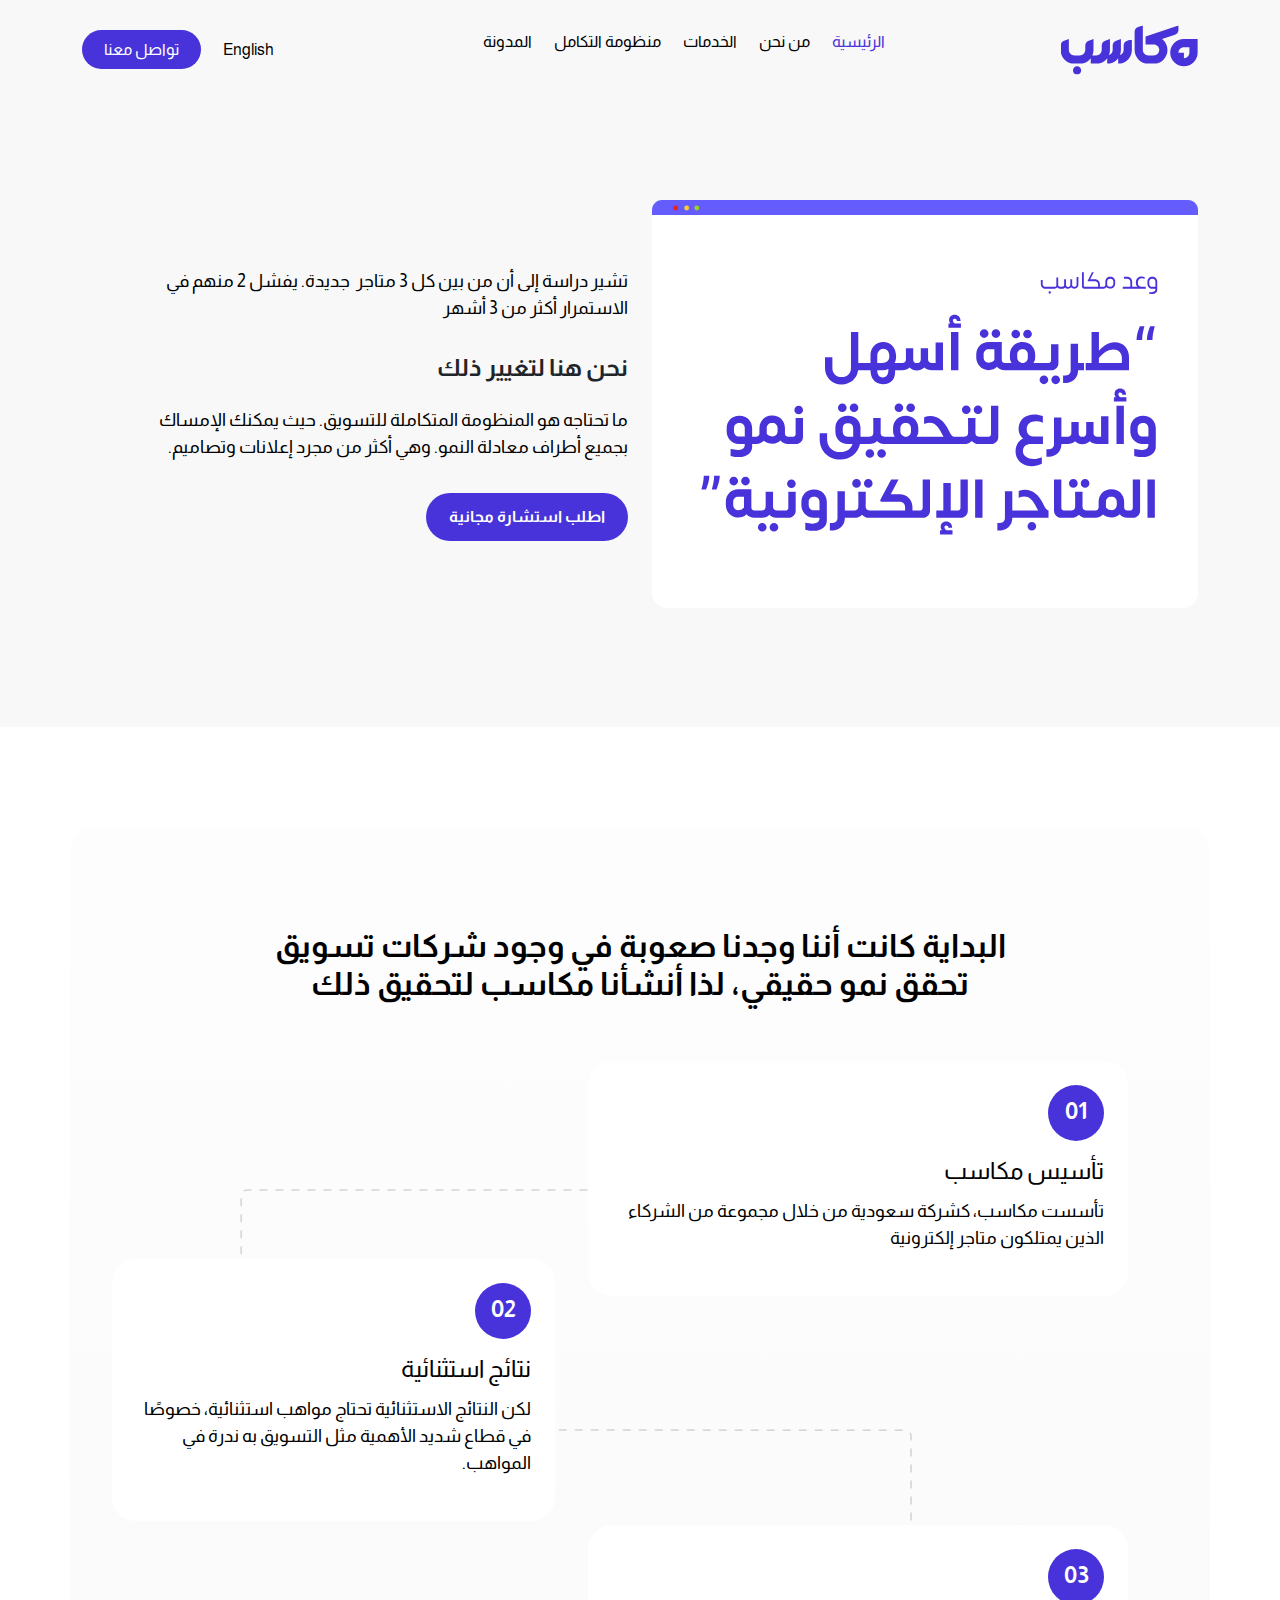
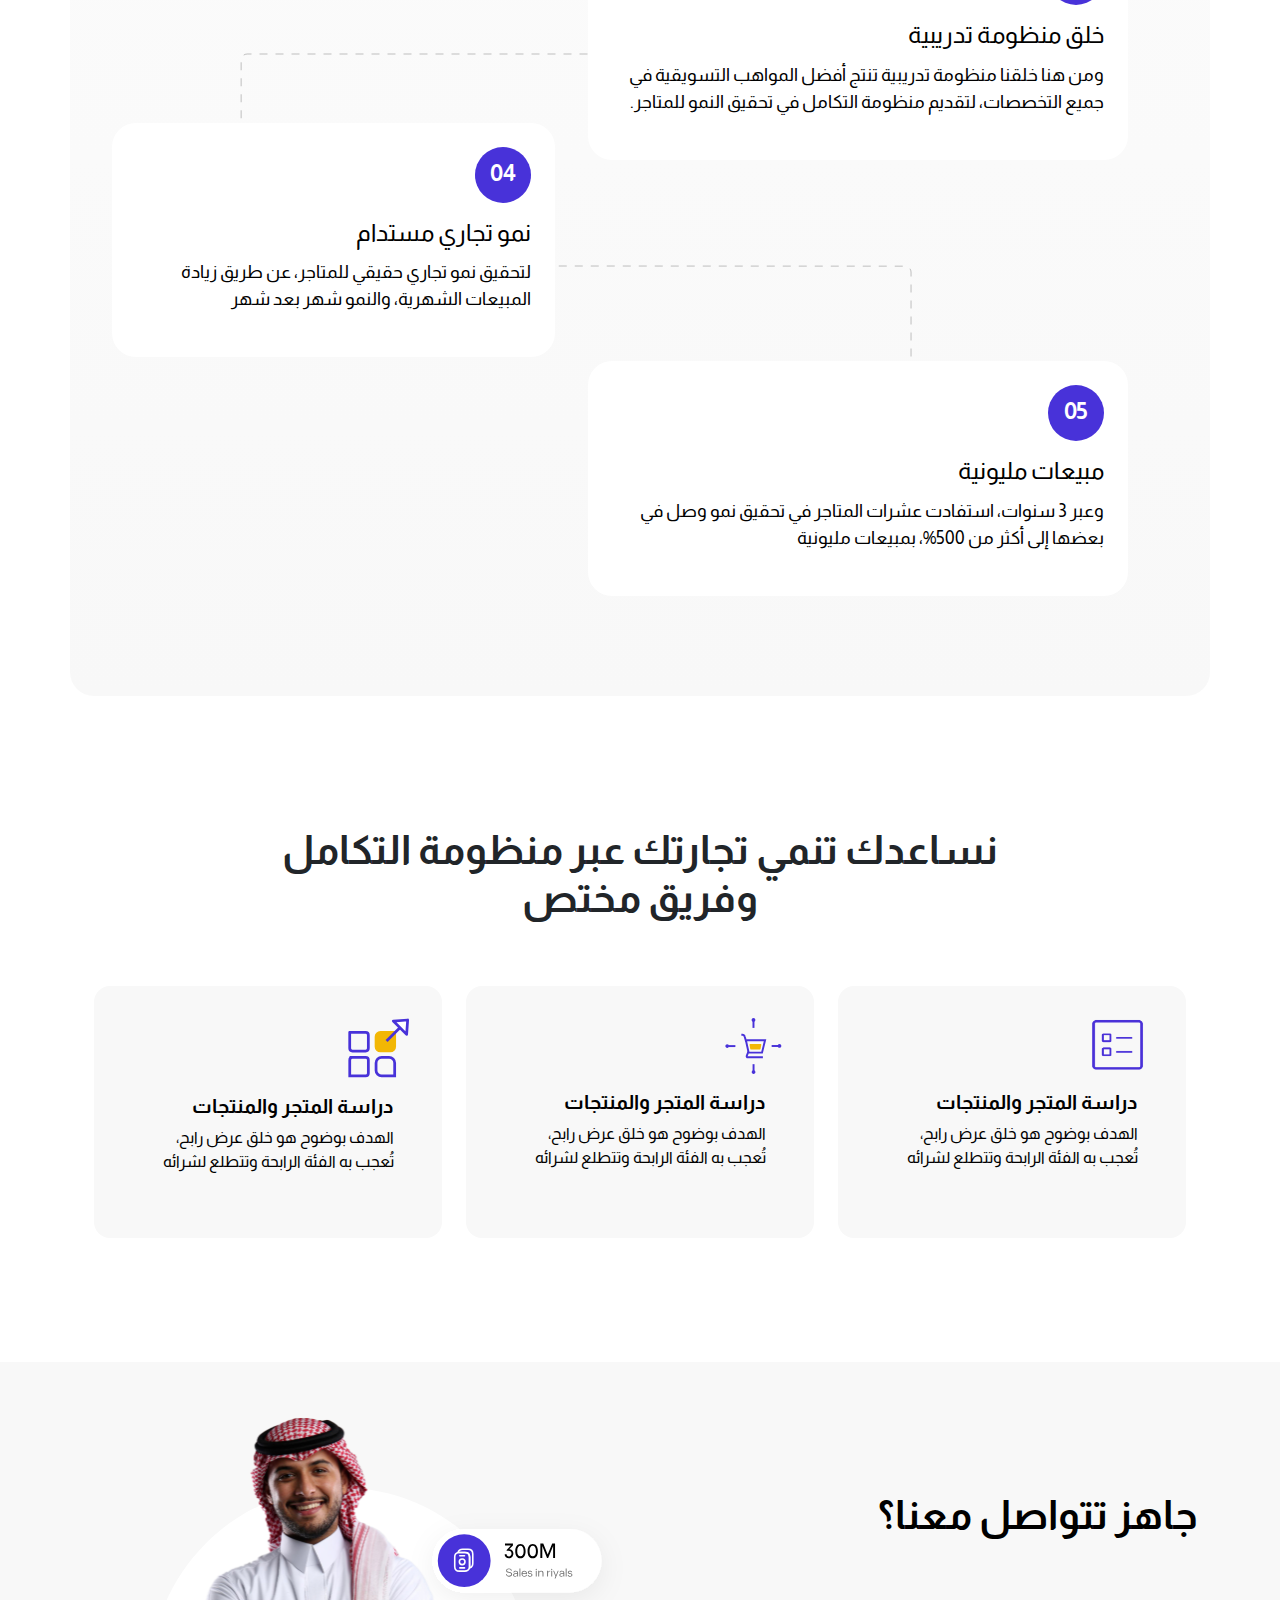
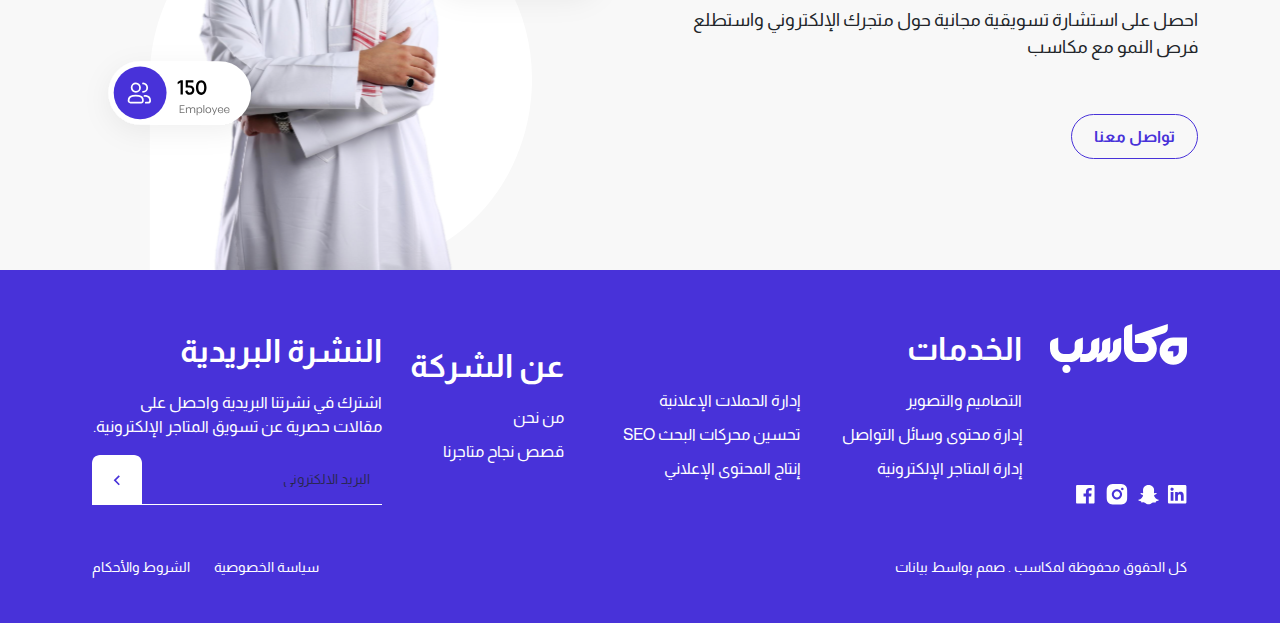
<file: src/pages/About.html>
<!DOCTYPE html>
<html dir="rtl" lang="ar">
  <head>
    <meta charset="UTF-8"/>
    <meta name="viewport" content="width=device-width, initial-scale=1.0"/>
    <title>نساعد المتاجر الإلكترونية على تحقيق النمو.</title>
    <link rel="stylesheet" href="../static/Logo-icon.svg"/>
    <link rel="stylesheet" href="../Bootstrap/css/bootstrap.min.css"/>
    <link rel="stylesheet" href="../Font Awesome/css/all.min 3.29.16 PM.css"/>
    <link rel="stylesheet" href="../sass/app.css"/>
  </head>
  <body>
    <header>
      <div class="container"> 
        <div class="parent-header">
          <div class="navbar-lg">
            <div class="header-logo"> <img src="../static/Home-images/headre-logo.svg" alt="logo" title="logo"/></div>
            <nav> 
              <ul class="parent-element">
                <li class="element-item"><a class="element-link color-purple font-xs font-w-sm" href="../pages/index.html">الرئيسية</a></li>
                <li class="element-item"><a class="element-link font-xs font-w-sm color-darck" href="../pages/About.html">من نحن    </a></li>
                <li class="element-item"><a class="element-link font-xs font-w-sm color-darck" href="../pages/Ad-mngement-services.html">الخدمات      </a></li>
                <li class="element-item"><a class="element-link font-xs font-w-sm color-darck" href="../pages/Services.html">منظومة التكامل</a></li>
                <li class="element-item"><a class="element-link font-xs font-w-sm color-darck" href="../pages/system integration.html">المدونة</a></li>
              </ul>
            </nav>
            <div class="btns"> 
              <div class="btn-lng"> <a class="color-darck font-xs font-w-sm" href="#">English </a></div>
              <div class="btn-contact btn-primary"><a class="color-wight font-xs font-w-bold" href="#">تواصل معنا</a></div>
            </div>
          </div>
          <div class="navbar-sm d-block">
            <button class="navbar-toggler" type="button" data-bs-toggle="offcanvas" data-bs-target="#offcanvasNavbar" aria-controls="offcanvasNavbar" aria-label="Toggle navigation"><i class="fa-solid fa-bars fa-2xl" style="color: #000000;"></i></button>
            <div class="offcanvas bg-purple pt-3 offcanvas-end" id="offcanvasNavbar" tabindex="-1" aria-labelledby="offcanvasNavbarLabel">
              <div class="offcanvas-header">
                <div class="header-logo d-flex justify-content-between align-items-center">
                  <svg xmlns="http://www.w3.org/2000/svg" width="137" height="49" viewBox="0 0 137 49" fill="none">
                    <g clip-path="url(#clip0_1836_1903)">
                      <path d="M123.298 13.6094C115.731 13.6094 109.596 19.704 109.596 27.2242C109.596 30.9815 111.131 34.3852 113.609 36.8496C116.089 39.3112 119.513 40.8362 123.298 40.8362C127.083 40.8362 130.506 39.3112 132.987 36.8496C135.468 34.3852 137 30.9843 137 27.2242V13.6094H123.298ZM128.779 27.2242C128.779 28.7271 128.165 30.0891 127.172 31.0754C126.179 32.0617 124.808 32.6723 123.295 32.6723V27.2269H117.814C117.814 24.2183 120.269 21.7816 123.295 21.7816H128.777V27.2297L128.779 27.2242Z" fill="white"></path>
                      <path d="M71.2421 13.6149V24.5084C71.2421 25.4367 71.1503 26.3429 70.9696 27.2186C70.4245 29.8902 69.0951 32.2772 67.2263 34.1338C64.7484 36.5954 61.3221 38.1204 57.5371 38.1204V32.6778C57.1478 33.1917 56.7223 33.6779 56.2662 34.1338C53.7855 36.5954 50.362 38.1204 46.577 38.1204V32.6778C46.1876 33.1917 45.7621 33.6779 45.3061 34.1338C42.8281 36.5954 39.4019 38.1204 35.6169 38.1204H30.141V32.6695C29.7489 33.1862 29.3234 33.6752 28.8645 34.131C26.3838 36.5954 22.9603 38.1177 19.1753 38.1177H13.6994C9.91722 38.1177 6.48819 36.5954 4.01027 34.131C1.53236 31.6667 0 28.2657 0 24.5084V19.9554C0 17.7949 1.39331 15.8776 3.45684 15.1924L8.22078 13.6149V24.5084C8.22078 26.0113 8.83261 27.3734 9.82544 28.3569C10.8155 29.3432 12.1866 29.9538 13.7022 29.9538H19.1781C20.691 29.9538 22.0621 29.3432 23.0549 28.3569C24.0477 27.3734 24.6623 26.0113 24.6623 24.5084V19.9554C24.6623 17.7949 26.0556 15.8748 28.1192 15.1924L32.8831 13.6149V24.5084C32.8831 26.4451 32.4743 28.2851 31.7401 29.9538H35.6224C37.1353 29.9538 38.5064 29.3432 39.4992 28.3569C40.4921 27.3734 41.1067 26.0113 41.1067 24.5056V19.9526C41.1067 17.7922 42.5 15.8748 44.5607 15.1897L49.3247 13.6094V24.5056C49.3247 26.3373 48.9604 28.0834 48.2985 29.6775C49.1217 29.4095 49.8586 28.9509 50.4566 28.3569C51.4494 27.3734 52.064 26.0113 52.064 24.5056V19.9526C52.064 17.7922 53.4573 15.8721 55.5208 15.1897L60.2848 13.6121V24.5056C60.2848 26.3373 59.9205 28.0834 59.2586 29.6775C60.0818 29.4067 60.8187 28.9509 61.4167 28.3541C62.4095 27.3706 63.0241 26.0086 63.0241 24.5029V19.9499C63.0241 17.7894 64.4174 15.8693 66.481 15.1869L71.2449 13.6094L71.2421 13.6149Z" fill="white"></path>
                      <path d="M101.374 13.6093L114.356 9.31044C116.419 8.62804 117.813 6.70794 117.813 4.54747V0L84.9378 10.888V19.0519H93.1586C96.1844 19.0519 98.64 21.4914 98.64 24.5C98.64 26.0029 98.0254 27.365 97.0326 28.3485C96.0425 29.3348 94.6687 29.9454 93.1586 29.9454H87.6827C86.1698 29.9454 84.7987 29.3348 83.8087 28.3485C82.8159 27.365 82.2012 26.0002 82.2012 24.5V0L77.4373 1.57753C75.3738 2.25992 73.9805 4.18003 73.9805 6.34049V24.5C73.9805 28.2573 75.5156 31.661 77.9935 34.1254C80.4714 36.587 83.8977 38.112 87.6827 38.112H93.1586C96.9408 38.112 100.367 36.587 102.848 34.1254C105.326 31.6638 106.861 28.2601 106.861 24.5C106.861 20.0465 104.708 16.0902 101.379 13.6065L101.374 13.6093Z" fill="white"></path>
                      <path d="M16.4385 48.9948C18.7086 48.9948 20.5489 47.1666 20.5489 44.9115C20.5489 42.6563 18.7086 40.8281 16.4385 40.8281C14.1684 40.8281 12.3281 42.6563 12.3281 44.9115C12.3281 47.1666 14.1684 48.9948 16.4385 48.9948Z" fill="white"></path>
                    </g>
                    <defs>
                      <clipPath id="clip0_1836_1903">
                        <rect width="137" height="49" fill="white"></rect>
                      </clipPath>
                    </defs>
                  </svg>
                  <button class="btn-close" type="button" data-bs-dismiss="offcanvas" aria-label="Close"></button>
                </div>
                <div class="header-navbar-parent">
                  <ul class="header-navbar-list d-block">
                    <li class="element-item pb-4"><a class="element-link color-wight font-sm font-w-sm" href="../pages/index.html">الرئيسية</a></li>
                    <li class="element-item pb-4"><a class="element-link font-sm font-w-sm color-wight" href="../pages/About.html">من نحن</a></li>
                    <li class="element-item pb-4"><a class="element-link font-sm font-w-sm color-wight" href="../pages/Ad-mngement-services.html">الخدمات</a></li>
                    <li class="element-item pb-4"><a class="element-link font-sm font-w-sm color-wight" href="../pages/Services.html">منظومة التكامل</a></li>
                    <li class="element-item pb-4"><a class="element-link font-sm font-w-sm color-wight" href="../pages/system integration.html">المدونة</a></li>
                  </ul>
                </div>
              </div>
            </div>
          </div>
        </div>
      </div>
    </header>
    <section class="About-intro">
      <div class="container"> 
        <div class="row g-4">
          <div class="col-lg-6 pb-5">
            <div class="content-img"> <img class=" width-md" src="../static/About.images/intro-img.svg" alt="intro-img" title="intro-img"/></div>
          </div>
          <div class="col-lg-6 pb-5 d-flex align-items-center">
            <div class="content">
              <div class="content-element-text pb-3">
                <p class="color-darck font-smole font-w-sm">تشير دراسة إلى أن من بين كل 3 متاجر  جديدة. يفشل 2 منهم في الاستمرار أكثر من 3 أشهر</p>
              </div>
              <div class="content-element-title pb-1 pb-3">
                <h3 class="color darck font-normal font-w-md">نحن هنا لتغيير ذلك</h3>
              </div>
              <div class="content-element-text pb-3">
                <p class="color-darck font-smole font-w-sm">ما تحتاجه هو المنظومة المتكاملة للتسويق. حيث يمكنك الإمساك بجميع أطراف معادلة النمو. وهي أكثر من مجرد إعلانات وتصاميم.</p>
              </div>
              <div class="content-elment-btn btn-primary"> <a class="colorwight font-xs font-w-md btn">اطلب استشارة مجانية</a></div>
            </div>
          </div>
        </div>
      </div>
    </section>
    <section class="Stages-of-progress">
      <div class="container"> 
        <div class="content-element">   
          <div class="content-element-title"> 
            <h3 class="color-darck font-md font-w-lg text-center">البداية كانت أننا وجدنا صعوبة في وجود شركات تسويق تحقق نمو حقيقي، لذا أنشأنا مكاسب لتحقيق ذلك       </h3>
          </div>
        </div>
        <div class="parent-thecards">
          <div class="thecard">   
            <div class="content-thecard">
              <div class="first-step">
                <p class="font-w-md font-normal color-wight">01</p>
              </div>
              <div class="content-title pb-1 pt-3">
                <h4 class="fofnt0-normal-font-w-md color-darck">تأسيس مكاسب</h4>
              </div>
              <div class="content-text pb-1">
                <p class="color-darck font-w-sm font-smole">تأسست مكاسب، كشركة سعودية من خلال مجموعة من الشركاء الذين يمتلكون متاجر إلكترونية</p>
              </div>
            </div>
          </div>
          <div class="line">
            <svg xmlns="http://www.w3.org/2000/svg" width="348" height="107" viewBox="0 0 348 107" fill="none">
              <path d="M347.5 1.00257L7.1349 1.00257C3.82119 1.00257 1.13489 3.68886 1.13489 7.00257L1.1349 106.482" stroke="black" stroke-opacity="0.24" stroke-dasharray="8 8"></path>
            </svg>
          </div>
        </div>
        <div class="parent-thecards-Exceptional-results d-flex justify-content-center">
          <div class="line">
            <svg xmlns="http://www.w3.org/2000/svg" width="357" height="92" viewBox="0 0 357 92" fill="none">
              <path d="M356.046 91.5005L356.046 7.16129C356.046 3.84867 353.362 1.16283 350.049 1.1613L0.000458388 0.999154" stroke="black" stroke-opacity="0.24" stroke-dasharray="8 8"></path>
            </svg>
          </div>
          <div class="thecard">   
            <div class="content-thecard">
              <div class="first-step">
                <p class="font-w-md font-normal color-wight">02</p>
              </div>
              <div class="content-title pb-1 pt-3">
                <h4 class="fofnt0-normal-font-w-md color-darck">نتائج استثنائية</h4>
              </div>
              <div class="content-text pb-1">
                <p class="color-darck font-w-sm font-smole">لكن النتائج الاستثنائية تحتاج مواهب استثنائية، خصوصًا في قطاع شديد الأهمية مثل التسويق به ندرة في المواهب.</p>
              </div>
            </div>
          </div>
        </div>
        <div class="parent-thecards-Creating-raining-system">
          <div class="thecard">   
            <div class="content-thecard">
              <div class="first-step">
                <p class="font-w-md font-normal color-wight">03</p>
              </div>
              <div class="content-title pb-1 pt-3">
                <h4 class="fofnt0-normal-font-w-md color-darck">خلق منظومة تدريبية</h4>
              </div>
              <div class="content-text pb-1">
                <p class="color-darck font-w-sm font-smole">ومن هنا خلقنا منظومة تدريبية تنتج أفضل المواهب التسويقية في جميع التخصصات، لتقديم منظومة التكامل في تحقيق النمو للمتاجر.</p>
              </div>
            </div>
          </div>
          <div class="line">
            <svg xmlns="http://www.w3.org/2000/svg" width="348" height="107" viewBox="0 0 348 107" fill="none">
              <path d="M347.5 1.00257L7.1349 1.00257C3.82119 1.00257 1.13489 3.68886 1.13489 7.00257L1.1349 106.482" stroke="black" stroke-opacity="0.24" stroke-dasharray="8 8"></path>
            </svg>
          </div>
        </div>
        <div class="parent-thecards-Exceptional-results d-flex justify-content-center">
          <div class="line">
            <svg xmlns="http://www.w3.org/2000/svg" width="357" height="92" viewBox="0 0 357 92" fill="none">
              <path d="M356.046 91.5005L356.046 7.16129C356.046 3.84867 353.362 1.16283 350.049 1.1613L0.000458388 0.999154" stroke="black" stroke-opacity="0.24" stroke-dasharray="8 8"></path>
            </svg>
          </div>
          <div class="thecard">   
            <div class="content-thecard">
              <div class="first-step">
                <p class="font-w-md font-normal color-wight">04</p>
              </div>
              <div class="content-title pb-1 pt-3">
                <h4 class="fofnt0-normal-font-w-md color-darck">نمو تجاري مستدام</h4>
              </div>
              <div class="content-text pb-1">
                <p class="color-darck font-w-sm font-smole">لتحقيق نمو تجاري حقيقي للمتاجر، عن طريق زيادة المبيعات الشهرية، والنمو شهر بعد شهر</p>
              </div>
            </div>
          </div>
        </div>
        <div class="parent-thecards-Million-sales">
          <div class="thecard">   
            <div class="content-thecard">
              <div class="first-step">
                <p class="font-w-md font-normal color-wight">05</p>
              </div>
              <div class="content-title pb-1 pt-3">
                <h4 class="fofnt0-normal-font-w-md color-darck">مبيعات مليونية</h4>
              </div>
              <div class="content-text pb-1">
                <p class="color-darck font-w-sm font-smole">وعبر 3 سنوات، استفادت عشرات المتاجر في تحقيق نمو وصل في بعضها إلى أكثر من 500%، بمبيعات مليونية</p>
              </div>
            </div>
          </div>
        </div>
        <div class="thcards-sm">
          <div class="thecard">   
            <div class="content-thecard">
              <div class="first-step">
                <p class="font-w-md font-normal color-wight">01</p>
              </div>
              <div class="content-title pb-1 pt-3">
                <h4 class="fofnt0-normal-font-w-md color-darck">تأسيس مكاسب</h4>
              </div>
              <div class="content-text pb-1">
                <p class="color-darck font-w-sm font-smole">تأسست مكاسب، كشركة سعودية من خلال مجموعة من الشركاء الذين يمتلكون متاجر إلكترونية</p>
              </div>
            </div>
          </div>
          <div class="thecard mt-3">  
            <div class="content-thecard">
              <div class="first-step">
                <p class="font-w-md font-normal color-wight">02</p>
              </div>
              <div class="content-title pb-1 pt-3">
                <h4 class="fofnt0-normal-font-w-md color-darck">نتائج استثنائية</h4>
              </div>
              <div class="content-text pb-1">
                <p class="color-darck font-w-sm font-smole">لكن النتائج الاستثنائية تحتاج مواهب استثنائية، خصوصًا في قطاع شديد الأهمية مثل التسويق به ندرة في المواهب.</p>
              </div>
            </div>
          </div>
          <div class="thecard mt-3">   
            <div class="content-thecard">
              <div class="first-step">
                <p class="font-w-md font-normal color-wight">03</p>
              </div>
              <div class="content-title pb-1 pt-3">
                <h4 class="fofnt0-normal-font-w-md color-darck">خلق منظومة تدريبية</h4>
              </div>
              <div class="content-text pb-1">
                <p class="color-darck font-w-sm font-smole">ومن هنا خلقنا منظومة تدريبية تنتج أفضل المواهب التسويقية في جميع التخصصات، لتقديم منظومة التكامل في تحقيق النمو للمتاجر.</p>
              </div>
            </div>
          </div>
          <div class="thecard mt-3">   
            <div class="content-thecard">
              <div class="first-step">
                <p class="font-w-md font-normal color-wight">04</p>
              </div>
              <div class="content-title pb-1 pt-3">
                <h4 class="fofnt0-normal-font-w-md color-darck">نمو تجاري مستدام</h4>
              </div>
              <div class="content-text pb-1">
                <p class="color-darck font-w-sm font-smole">لتحقيق نمو تجاري حقيقي للمتاجر، عن طريق زيادة المبيعات الشهرية، والنمو شهر بعد شهر</p>
              </div>
            </div>
          </div>
          <div class="thecard mt-3">   
            <div class="content-thecard">
              <div class="first-step">
                <p class="font-w-md font-normal color-wight">05</p>
              </div>
              <div class="content-title pb-1 pt-3">
                <h4 class="fofnt0-normal-font-w-md color-darck">مبيعات مليونية</h4>
              </div>
              <div class="content-text pb-1">
                <p class="color-darck font-w-sm font-smole">وعبر 3 سنوات، استفادت عشرات المتاجر في تحقيق نمو وصل في بعضها إلى أكثر من 500%، بمبيعات مليونية.</p>
              </div>
            </div>
          </div>
        </div>
      </div>
    </section>
    <section class="Help">
      <div class="container"> 
        <div class="content">
          <div class="content-title m-auto">
            <h3 class="font-bold font-w-lg cololr-darck text-center">نساعدك تنمي تجارتك عبر منظومة التكامل وفريق مختص</h3>
          </div>
        </div>
      </div>
      <div class="parent-caeds">
        <div class="container">
          <div class="row m-auto">
            <div class="col-lg-4 pb-4">
              <div class="card border-0 padding-card border-r-sm bg-card">
                <div class="card-img border-0"><img class="width-icon" src="../static/Home-images/tacafull.img-one.webp" alt="card image" title="card image"/></div>
                <div class="card-body"> 
                  <div class="card-title"> 
                    <h4 class="color-darck font-sm font-w-md">دراسة المتجر والمنتجات</h4>
                  </div>
                  <div class="card-text">
                    <p class="color-darck font-xs font-w-sm">الهدف بوضوح هو خلق عرض رابح، تُعجب به الفئة الرابحة وتتطلع لشرائه</p>
                  </div>
                </div>
              </div>
            </div>
            <div class="col-lg-4 pb-4">
              <div class="card card-style bg-dark-gray">
                <div class="card-img border-0">
                  <svg xmlns="http://www.w3.org/2000/svg" width="57" height="56" viewBox="0 0 57 56" fill="none">
                    <path d="M3.49023 28.0859H10.3872" stroke="#4832D9" stroke-width="1.94373" stroke-miterlimit="10"></path>
                    <path d="M28.4795 3.01172V9.9087" stroke="#4832D9" stroke-width="1.94373" stroke-miterlimit="10"></path>
                    <path d="M53.5444 28H46.6475" stroke="#4832D9" stroke-width="1.94373" stroke-miterlimit="10"></path>
                    <path d="M28.5557 53.0728V46.1758" stroke="#4832D9" stroke-width="1.94373" stroke-miterlimit="10"></path>
                    <path d="M24.3718 34.6268C23.9497 34.6268 23.5756 34.339 23.4701 33.917L21.1104 23.3173C20.9665 22.7321 21.4078 22.1758 22.0121 22.1758H40.0555L37.0147 34.6268H24.3718Z" stroke="#4832D9" stroke-width="1.94373" stroke-miterlimit="10"></path>
                    <path d="M37.8953 39.3371H22.7297C21.9814 39.3371 21.473 38.5793 21.7416 37.8886L23.4203 33.668" stroke="#4832D9" stroke-width="1.94373" stroke-miterlimit="10"></path>
                    <path d="M25.2155 30.8503L24.5728 26.7159C24.5057 26.2939 24.7455 25.9102 25.0716 25.9102H35.8152C36.1509 25.9102 36.3907 26.3226 36.3044 26.7543L35.489 30.8886C35.4315 31.186 35.2301 31.397 34.9998 31.397H25.7239C25.4841 31.397 25.2731 31.1764 25.2251 30.8599L25.2155 30.8503Z" fill="#F2B705"></path>
                    <path d="M16.3418 16.6602H17.349C18.3946 16.6602 19.421 17.5139 19.632 18.5595L21.1668 23.5955" stroke="#4832D9" stroke-width="1.94373" stroke-miterlimit="10"></path>
                    <path d="M54.4534 29.8696C55.4917 29.8696 56.3335 29.0279 56.3335 27.9895C56.3335 26.9512 55.4917 26.1094 54.4534 26.1094C53.415 26.1094 52.5732 26.9512 52.5732 27.9895C52.5732 29.0279 53.415 29.8696 54.4534 29.8696Z" fill="#4832D9"></path>
                    <path d="M2.22289 29.9946C3.26125 29.9946 4.103 29.1529 4.103 28.1145C4.103 27.0761 3.26125 26.2344 2.22289 26.2344C1.18452 26.2344 0.342773 27.0761 0.342773 28.1145C0.342773 29.1529 1.18452 29.9946 2.22289 29.9946Z" fill="#4832D9"></path>
                    <path d="M28.4768 3.76026C29.5152 3.76026 30.3569 2.91851 30.3569 1.88014C30.3569 0.84178 29.5152 0 28.4768 0C27.4384 0 26.5967 0.84178 26.5967 1.88014C26.5967 2.91851 27.4384 3.76026 28.4768 3.76026Z" fill="#4832D9"></path>
                    <path d="M28.5539 56.0024C29.5923 56.0024 30.4341 55.1607 30.4341 54.1223C30.4341 53.0839 29.5923 52.2422 28.5539 52.2422C27.5156 52.2422 26.6738 53.0839 26.6738 54.1223C26.6738 55.1607 27.5156 56.0024 28.5539 56.0024Z" fill="#4832D9"></path>
                  </svg>
                </div>
                <div class="card-body">
                  <div class="card-title">                 
                    <h4 class="color-darck font-sm font-w-md">دراسة المتجر والمنتجات</h4>
                  </div>
                  <div class="card-text">
                    <p class="color-darck font-xs font-w-sm">الهدف بوضوح هو خلق عرض رابح، تُعجب به الفئة الرابحة وتتطلع لشرائه</p>
                  </div>
                </div>
              </div>
            </div>
            <div class="col-lg-4 pb-4">
              <div class="card border-0 padding-card border-r-sm bg-card">
                <div class="card-img border-0">
                  <svg xmlns="http://www.w3.org/2000/svg" width="62" height="60" viewBox="0 0 62 60" fill="none">
                    <path d="M1.72568 14.3828H17.5924C19.1048 14.3828 20.3422 15.6065 20.3422 17.1327V30.2633C20.3422 31.7757 19.1185 33.0131 17.5924 33.0131H4.46177C2.94935 33.0131 1.71191 31.7894 1.71191 30.2633V14.3966L1.72568 14.3828Z" stroke="#4832D9" stroke-width="2.74986" stroke-miterlimit="10"></path>
                    <path d="M4.4744 39.3672H17.605C19.1174 39.3672 20.3548 40.5909 20.3548 42.117V55.2476C20.3548 56.76 19.1312 57.9975 17.605 57.9975H1.73828V42.1308C1.73828 40.6184 2.96197 39.381 4.48814 39.381L4.4744 39.3672Z" stroke="#4832D9" stroke-width="2.74986" stroke-miterlimit="10"></path>
                    <path d="M33.6516 39.3672H41.0762C44.1698 39.3672 46.6722 41.8696 46.6722 44.9632V57.9837H33.6516C30.558 57.9837 28.0557 55.4814 28.0557 52.3878V44.9632C28.0557 41.8696 30.558 39.3672 33.6516 39.3672Z" stroke="#4832D9" stroke-width="2.74986" stroke-miterlimit="10"></path>
                    <path d="M28.0557 28.6277V18.7557C28.0557 16.3496 30.0081 14.3834 32.428 14.3834H46.6722V28.6277C46.6722 31.0338 44.7198 33 42.3 33H32.428C30.0218 33 28.0557 31.0476 28.0557 28.6277Z" fill="#F2B705" stroke="#F2B705" stroke-width="2.74986" stroke-miterlimit="10"></path>
                    <path d="M38.5605 23.0658L54.3997 7.22656" stroke="#4832D9" stroke-width="2.74986" stroke-miterlimit="10"></path>
                    <path d="M45.3125 3.04492L59.6668 2L58.6218 16.3543L45.3125 3.04492Z" fill="white" stroke="#4832D9" stroke-width="2.74986" stroke-linecap="round" stroke-linejoin="round"></path>
                  </svg>
                </div>
                <div class="card-body"> 
                  <div class="card-title"> 
                    <h4 class="color-darck font-sm font-w-md">دراسة المتجر والمنتجات</h4>
                  </div>
                  <div class="card-text">
                    <p class="color-darck font-xs font-w-sm">الهدف بوضوح هو خلق عرض رابح، تُعجب به الفئة الرابحة وتتطلع لشرائه</p>
                  </div>
                </div>
              </div>
            </div>
          </div>
        </div>
      </div>
      <section class="Connect-with-us">
        <div class="container"> 
          <div class="row">
            <div class="col-lg-6 pb-5 d-flex align-items-center">
              <div class="content">
                <div class="content-title"> 
                  <h2 class="color-darck font-bold font-w-lg pb-1">جاهز تتواصل معنا؟</h2>
                </div>
                <div class="content-text">
                  <p class="colo-darck font-smole font-w-sm pb-5">احصل على استشارة تسويقية مجانية حول متجرك الإلكتروني واستطلع فرص النمو مع مكاسب</p>
                </div>
                <div class="content-btn btn-outline"><a class="font-xs font-w-md color-purple" href="#">تواصل معنا</a></div>
              </div>
            </div>
            <div class="col-lg-6 d-flex">
              <div class="content-img"> <img src="../static/Home-images/Connect with us-img.svg" alt="img" title="img"/></div>
            </div>
          </div>
        </div>
      </section>
      <footer> 
        <div class="container"> 
          <div class="parent-footer"> 
            <div class="logo-socialmedia"> <img src="../static/Home-images/logo-footer.svg" alt="img-footer" title="img-footer"/>
              <div class="socialmedia"> 
                <div class="social"> 
                  <svg xmlns="http://www.w3.org/2000/svg" width="20" height="19" viewBox="0 0 20 19" fill="none">
                    <path d="M16.6875 15.8186H13.9528V11.5323C13.9528 10.5102 13.9323 9.19465 12.5264 9.19465C11.1011 9.19465 10.8835 10.307 10.8835 11.4574V15.8186H8.14773V7.0048H10.7747V8.20542H10.8107C11.178 7.51378 12.0708 6.78212 13.4048 6.78212C16.1755 6.78212 16.6886 8.60666 16.6886 10.9802V15.8186H16.6875ZM5.05895 5.79904C4.85018 5.79931 4.64341 5.75838 4.45049 5.67858C4.25757 5.59878 4.0823 5.48169 3.93473 5.33402C3.78715 5.18635 3.67018 5.011 3.5905 4.81804C3.51083 4.62507 3.47002 4.41827 3.47043 4.2095C3.47063 3.89532 3.564 3.58826 3.73871 3.32714C3.91343 3.06602 4.16165 2.86258 4.452 2.74254C4.74234 2.62249 5.06175 2.59124 5.36986 2.65273C5.67796 2.71423 5.96091 2.8657 6.18292 3.088C6.40494 3.3103 6.55605 3.59345 6.61714 3.90163C6.67823 4.20981 6.64657 4.52919 6.52615 4.81938C6.40573 5.10956 6.20197 5.35752 5.94063 5.5319C5.67928 5.70628 5.3721 5.79925 5.05792 5.79904H5.05895ZM6.42991 15.8186H3.68695V7.0048H6.43094V15.8186H6.42991ZM18.0575 0.078125H2.31496C1.55969 0.078125 0.951172 0.673306 0.951172 1.40907V17.2183C0.951172 17.9541 1.56072 18.5493 2.31393 18.5493H18.0534C18.8066 18.5493 19.4223 17.9541 19.4223 17.2183V1.40907C19.4223 0.673306 18.8066 0.078125 18.0534 0.078125H18.0565H18.0575Z" fill="white"></path>
                  </svg>
                </div>
                <div class="social">
                  <svg xmlns="http://www.w3.org/2000/svg" width="25" height="25" viewBox="0 0 25 25" fill="none">
                    <path d="M12.426 22.3333C11.2048 22.3333 10.3901 21.7576 9.6625 21.2496C9.14634 20.8833 8.66096 20.5354 8.08938 20.4389C7.81724 20.3921 7.54149 20.3695 7.26536 20.3712C6.78101 20.3712 6.39619 20.4441 6.1222 20.4995C5.94775 20.5303 5.80204 20.559 5.68711 20.559C5.56807 20.559 5.41722 20.5262 5.35873 20.325C5.30742 20.1608 5.27561 20.0049 5.2438 19.854C5.1617 19.4743 5.09295 19.2414 4.95031 19.2178C3.42234 18.9848 2.50802 18.6329 2.32946 18.2162C2.3151 18.1711 2.29765 18.1239 2.29765 18.088C2.28739 17.9597 2.37975 17.855 2.50802 17.8314C3.71993 17.6303 4.8087 16.9859 5.72815 15.9248C6.44237 15.1008 6.79024 14.3045 6.82205 14.2183C6.82205 14.208 6.83129 14.208 6.83129 14.208C7.00574 13.8478 7.04165 13.541 6.93596 13.2896C6.73996 12.8175 6.08937 12.6164 5.64606 12.4789C5.53215 12.4481 5.43569 12.4112 5.3536 12.3835C4.97391 12.2326 4.34179 11.9114 4.42491 11.4681C4.48443 11.148 4.90927 10.9191 5.25714 10.9191C5.3536 10.9191 5.43569 10.9335 5.50342 10.9704C5.89337 11.148 6.24534 11.2393 6.54704 11.2393C6.92262 11.2393 7.10117 11.0977 7.14632 11.0525C7.13677 10.8495 7.1248 10.6467 7.11041 10.444C7.01805 9.04327 6.91338 7.30494 7.35669 6.30852C8.68866 3.32543 11.5158 3.08633 12.3531 3.08633L12.7184 3.07812H12.7698C13.6061 3.07812 16.4332 3.31107 17.7652 6.29928C18.2136 7.2957 18.1038 9.03917 18.0115 10.4348L18.0032 10.5035C17.993 10.6903 17.9796 10.8688 17.9704 11.0525C18.0166 11.0884 18.1808 11.2259 18.5194 11.2301C18.8129 11.2218 19.1331 11.1254 19.4984 10.9602C19.5995 10.9164 19.7084 10.8934 19.8185 10.8924C19.9468 10.8924 20.0751 10.9232 20.1849 10.9602H20.1941C20.5009 11.0751 20.7021 11.2896 20.7021 11.5143C20.7113 11.7247 20.5461 12.0448 19.7642 12.3609C19.6821 12.3917 19.5856 12.4296 19.4717 12.4563C19.0366 12.5897 18.387 12.8001 18.1808 13.267C18.0669 13.5133 18.113 13.8293 18.2865 14.1854C18.2865 14.1957 18.2957 14.1957 18.2957 14.1957C18.346 14.3229 19.6677 17.3245 22.6097 17.814C22.6699 17.8241 22.7243 17.8557 22.763 17.9028C22.8017 17.95 22.8219 18.0096 22.8201 18.0705C22.8201 18.1157 22.8109 18.1619 22.7883 18.2029C22.6097 18.6236 21.7036 18.9664 20.1664 19.2044C20.0248 19.227 19.9561 19.461 19.874 19.8407C19.8411 19.999 19.8028 20.1561 19.759 20.3117C19.7139 20.4625 19.6174 20.5446 19.4532 20.5446H19.4296C19.325 20.5446 19.1833 20.5313 18.9956 20.4943C18.6195 20.4142 18.2359 20.3743 17.8514 20.3753C17.5815 20.3753 17.3024 20.3989 17.0284 20.4441C16.4609 20.5364 15.9714 20.8884 15.4542 21.2547C14.7185 21.7576 13.8996 22.3333 12.6866 22.3333H12.426Z" fill="white"></path>
                  </svg>
                </div>
                <div class="social"> 
                  <svg xmlns="http://www.w3.org/2000/svg" width="26" height="25" viewBox="0 0 26 25" fill="none">
                    <path d="M12.9297 2.05469C15.7178 2.05469 16.0657 2.06495 17.1596 2.11626C18.2525 2.16757 18.9964 2.33894 19.6511 2.59343C20.3284 2.85408 20.899 3.20708 21.4695 3.77661C21.9913 4.28959 22.3951 4.91011 22.6527 5.59499C22.9062 6.24866 23.0786 6.99366 23.1299 8.08654C23.1781 9.18044 23.1914 9.52831 23.1914 12.3164C23.1914 15.1045 23.1812 15.4524 23.1299 16.5463C23.0786 17.6392 22.9062 18.3832 22.6527 19.0379C22.3958 19.7231 21.992 20.3438 21.4695 20.8562C20.9564 21.3779 20.3359 21.7816 19.6511 22.0394C18.9975 22.2929 18.2525 22.4653 17.1596 22.5166C16.0657 22.5648 15.7178 22.5782 12.9297 22.5782C10.1416 22.5782 9.79372 22.5679 8.69982 22.5166C7.60694 22.4653 6.86297 22.2929 6.20827 22.0394C5.52312 21.7823 4.90249 21.3785 4.38989 20.8562C3.86798 20.3434 3.46421 19.7228 3.20671 19.0379C2.95222 18.3842 2.78085 17.6392 2.72954 16.5463C2.68131 15.4524 2.66797 15.1045 2.66797 12.3164C2.66797 9.52831 2.67823 9.18044 2.72954 8.08654C2.78085 6.99264 2.95222 6.24969 3.20671 5.59499C3.4635 4.90969 3.86736 4.289 4.38989 3.77661C4.90264 3.25452 5.52322 2.85072 6.20827 2.59343C6.86297 2.33894 7.60592 2.16757 8.69982 2.11626C9.79372 2.06803 10.1416 2.05469 12.9297 2.05469ZM12.9297 7.18556C11.5689 7.18556 10.2639 7.72613 9.30164 8.68835C8.33941 9.65058 7.79884 10.9556 7.79884 12.3164C7.79884 13.6772 8.33941 14.9823 9.30164 15.9445C10.2639 16.9067 11.5689 17.4473 12.9297 17.4473C14.2905 17.4473 15.5956 16.9067 16.5578 15.9445C17.52 14.9823 18.0606 13.6772 18.0606 12.3164C18.0606 10.9556 17.52 9.65058 16.5578 8.68835C15.5956 7.72613 14.2905 7.18556 12.9297 7.18556ZM19.5998 6.92901C19.5998 6.58882 19.4647 6.26255 19.2241 6.022C18.9836 5.78144 18.6573 5.6463 18.3171 5.6463C17.9769 5.6463 17.6507 5.78144 17.4101 6.022C17.1695 6.26255 17.0344 6.58882 17.0344 6.92901C17.0344 7.26921 17.1695 7.59548 17.4101 7.83603C17.6507 8.07659 17.9769 8.21173 18.3171 8.21173C18.6573 8.21173 18.9836 8.07659 19.2241 7.83603C19.4647 7.59548 19.5998 7.26921 19.5998 6.92901ZM12.9297 9.23791C13.7462 9.23791 14.5292 9.56225 15.1066 10.1396C15.6839 10.7169 16.0082 11.5 16.0082 12.3164C16.0082 13.1329 15.6839 13.9159 15.1066 14.4933C14.5292 15.0706 13.7462 15.3949 12.9297 15.3949C12.1132 15.3949 11.3302 15.0706 10.7529 14.4933C10.1755 13.9159 9.85119 13.1329 9.85119 12.3164C9.85119 11.5 10.1755 10.7169 10.7529 10.1396C11.3302 9.56225 12.1132 9.23791 12.9297 9.23791Z" fill="white"></path>
                  </svg>
                </div>
                <div class="social"> 
                  <svg xmlns="http://www.w3.org/2000/svg" width="26" height="25" viewBox="0 0 26 25" fill="none">
                    <path d="M16.792 21.5493V14.4009H19.1861L19.5442 11.622H16.792V9.84882C16.792 9.0443 17.0157 8.4953 18.1692 8.4953H19.6407V6.0099C18.9283 5.93432 18.2124 5.89767 17.496 5.9001C15.3749 5.9001 13.9229 7.19513 13.9229 9.57381V11.622H11.5237V14.4009H13.9229V21.5493H5.0916C4.81945 21.5493 4.55843 21.4411 4.36599 21.2487C4.17354 21.0563 4.06543 20.7952 4.06543 20.5231V4.1043C4.06543 3.83214 4.17354 3.57113 4.36599 3.37868C4.55843 3.18624 4.81945 3.07813 5.0916 3.07812H21.5104C21.7825 3.07813 22.0436 3.18624 22.236 3.37868C22.4284 3.57113 22.5366 3.83214 22.5366 4.1043V20.5231C22.5366 20.7952 22.4284 21.0563 22.236 21.2487C22.0436 21.4411 21.7825 21.5493 21.5104 21.5493H16.792Z" fill="white"></path>
                  </svg>
                </div>
              </div>
            </div>
            <div class="Services">
              <p class="color-wight font-md font-w-lg">الخدمات</p>
              <div class="parent-content">  
                <div class="content">
                  <ul> 
                    <li class="the-footer-item"><a class="the-footer-link font-xs font-w-sm color-wight">التصاميم والتصوير</a></li>
                    <li class="the-footer-item"><a class="the-footer-link font-xs font-w-sm color-wight">إدارة محتوى وسائل التواصل</a></li>
                    <li class="the-footer-item"><a class="the-footer-link font-xs font-w-sm color-wight">إدارة المتاجر الإلكترونية</a></li>
                  </ul>
                </div>
                <div class="content-tow">
                  <ul> 
                    <li class="the-footer-item"><a class="the-footer-link font-xs font-w-sm color-wight">إدارة الحملات الإعلانية</a></li>
                    <li class="the-footer-item"><a class="the-footer-link font-xs font-w-sm color-wight">تحسين محركات البحث SEO</a></li>
                    <li class="the-footer-item"><a class="the-footer-link font-xs font-w-sm color-wight">إنتاج المحتوى الإعلاني</a></li>
                  </ul>
                </div>
              </div>
            </div>
            <div class="About-company">
              <p class="color-wight font-md font-w-lg">عن الشركة</p>
              <ul>  
                <li class="the-footer-item"><a class="the-footer-link font-xs font-w-sm color-wight">من نحن </a></li>
                <li class="the-footer-item"><a class="the-footer-link font-xs font-w-sm color-wight">قصص نجاح متاجرنا</a></li>
              </ul>
            </div>
            <div class="Newsletter">
              <div class="content">
                <p class="font-md font-w-lg color-wight">النشرة البريدية </p>
                <p class="font-xs font-w-sm color-wight">اشترك في نشرتنا البريدية واحصل على مقالات حصرية عن تسويق المتاجر الإلكترونية.</p>
              </div>
              <div class="content-input">
                <input class="form-control" type="email" placeholder="البريد الالكتروني"/>
                <div class="content-button">
                  <svg xmlns="http://www.w3.org/2000/svg" width="50" height="50" viewBox="0 0 50 50" fill="none">
                    <path d="M0 8C0 3.58172 3.58172 0 8 0H42C46.4183 0 50 3.58172 50 8V50H0V8Z" fill="white"></path>
                    <path d="M27.8457 29.1333L24.0249 25.3125L27.8457 21.4917L26.6665 20.3125L21.6665 25.3125L26.6665 30.3125L27.8457 29.1333Z" fill="#4832D9"></path>
                  </svg>
                </div>
              </div>
            </div>
          </div>
          <div class="privacy-policy">
            <div class="content-design"> 
              <p class="font-w-sm color-wight">كل الحقوق محفوظة لمكاسب . صمم بواسط بيانات</p>
            </div>
            <div class="content-description"> 
              <p class="font-w-sm color-wight">سياسة الخصوصية </p>
              <p class="font-w-sm color-wight">الشروط والأحكام</p>
            </div>
          </div>
        </div>
      </footer>
      <div class="footer-smole-screen"> 
        <div class="container"> 
          <div class="parent-element-footer"> 
            <div class="first-content">
              <div class="logo-socialmedia"> <img src="../static/Home-images/logo-footer.svg" alt="img-footer" title="img-footer"/></div>
              <div class="socialmedia"> 
                <div class="social"> 
                  <svg xmlns="http://www.w3.org/2000/svg" width="20" height="19" viewBox="0 0 20 19" fill="none">
                    <path d="M16.6875 15.8186H13.9528V11.5323C13.9528 10.5102 13.9323 9.19465 12.5264 9.19465C11.1011 9.19465 10.8835 10.307 10.8835 11.4574V15.8186H8.14773V7.0048H10.7747V8.20542H10.8107C11.178 7.51378 12.0708 6.78212 13.4048 6.78212C16.1755 6.78212 16.6886 8.60666 16.6886 10.9802V15.8186H16.6875ZM5.05895 5.79904C4.85018 5.79931 4.64341 5.75838 4.45049 5.67858C4.25757 5.59878 4.0823 5.48169 3.93473 5.33402C3.78715 5.18635 3.67018 5.011 3.5905 4.81804C3.51083 4.62507 3.47002 4.41827 3.47043 4.2095C3.47063 3.89532 3.564 3.58826 3.73871 3.32714C3.91343 3.06602 4.16165 2.86258 4.452 2.74254C4.74234 2.62249 5.06175 2.59124 5.36986 2.65273C5.67796 2.71423 5.96091 2.8657 6.18292 3.088C6.40494 3.3103 6.55605 3.59345 6.61714 3.90163C6.67823 4.20981 6.64657 4.52919 6.52615 4.81938C6.40573 5.10956 6.20197 5.35752 5.94063 5.5319C5.67928 5.70628 5.3721 5.79925 5.05792 5.79904H5.05895ZM6.42991 15.8186H3.68695V7.0048H6.43094V15.8186H6.42991ZM18.0575 0.078125H2.31496C1.55969 0.078125 0.951172 0.673306 0.951172 1.40907V17.2183C0.951172 17.9541 1.56072 18.5493 2.31393 18.5493H18.0534C18.8066 18.5493 19.4223 17.9541 19.4223 17.2183V1.40907C19.4223 0.673306 18.8066 0.078125 18.0534 0.078125H18.0565H18.0575Z" fill="white"></path>
                  </svg>
                </div>
                <div class="social">
                  <svg xmlns="http://www.w3.org/2000/svg" width="25" height="25" viewBox="0 0 25 25" fill="none">
                    <path d="M12.426 22.3333C11.2048 22.3333 10.3901 21.7576 9.6625 21.2496C9.14634 20.8833 8.66096 20.5354 8.08938 20.4389C7.81724 20.3921 7.54149 20.3695 7.26536 20.3712C6.78101 20.3712 6.39619 20.4441 6.1222 20.4995C5.94775 20.5303 5.80204 20.559 5.68711 20.559C5.56807 20.559 5.41722 20.5262 5.35873 20.325C5.30742 20.1608 5.27561 20.0049 5.2438 19.854C5.1617 19.4743 5.09295 19.2414 4.95031 19.2178C3.42234 18.9848 2.50802 18.6329 2.32946 18.2162C2.3151 18.1711 2.29765 18.1239 2.29765 18.088C2.28739 17.9597 2.37975 17.855 2.50802 17.8314C3.71993 17.6303 4.8087 16.9859 5.72815 15.9248C6.44237 15.1008 6.79024 14.3045 6.82205 14.2183C6.82205 14.208 6.83129 14.208 6.83129 14.208C7.00574 13.8478 7.04165 13.541 6.93596 13.2896C6.73996 12.8175 6.08937 12.6164 5.64606 12.4789C5.53215 12.4481 5.43569 12.4112 5.3536 12.3835C4.97391 12.2326 4.34179 11.9114 4.42491 11.4681C4.48443 11.148 4.90927 10.9191 5.25714 10.9191C5.3536 10.9191 5.43569 10.9335 5.50342 10.9704C5.89337 11.148 6.24534 11.2393 6.54704 11.2393C6.92262 11.2393 7.10117 11.0977 7.14632 11.0525C7.13677 10.8495 7.1248 10.6467 7.11041 10.444C7.01805 9.04327 6.91338 7.30494 7.35669 6.30852C8.68866 3.32543 11.5158 3.08633 12.3531 3.08633L12.7184 3.07812H12.7698C13.6061 3.07812 16.4332 3.31107 17.7652 6.29928C18.2136 7.2957 18.1038 9.03917 18.0115 10.4348L18.0032 10.5035C17.993 10.6903 17.9796 10.8688 17.9704 11.0525C18.0166 11.0884 18.1808 11.2259 18.5194 11.2301C18.8129 11.2218 19.1331 11.1254 19.4984 10.9602C19.5995 10.9164 19.7084 10.8934 19.8185 10.8924C19.9468 10.8924 20.0751 10.9232 20.1849 10.9602H20.1941C20.5009 11.0751 20.7021 11.2896 20.7021 11.5143C20.7113 11.7247 20.5461 12.0448 19.7642 12.3609C19.6821 12.3917 19.5856 12.4296 19.4717 12.4563C19.0366 12.5897 18.387 12.8001 18.1808 13.267C18.0669 13.5133 18.113 13.8293 18.2865 14.1854C18.2865 14.1957 18.2957 14.1957 18.2957 14.1957C18.346 14.3229 19.6677 17.3245 22.6097 17.814C22.6699 17.8241 22.7243 17.8557 22.763 17.9028C22.8017 17.95 22.8219 18.0096 22.8201 18.0705C22.8201 18.1157 22.8109 18.1619 22.7883 18.2029C22.6097 18.6236 21.7036 18.9664 20.1664 19.2044C20.0248 19.227 19.9561 19.461 19.874 19.8407C19.8411 19.999 19.8028 20.1561 19.759 20.3117C19.7139 20.4625 19.6174 20.5446 19.4532 20.5446H19.4296C19.325 20.5446 19.1833 20.5313 18.9956 20.4943C18.6195 20.4142 18.2359 20.3743 17.8514 20.3753C17.5815 20.3753 17.3024 20.3989 17.0284 20.4441C16.4609 20.5364 15.9714 20.8884 15.4542 21.2547C14.7185 21.7576 13.8996 22.3333 12.6866 22.3333H12.426Z" fill="white"></path>
                  </svg>
                </div>
                <div class="social"> 
                  <svg xmlns="http://www.w3.org/2000/svg" width="26" height="25" viewBox="0 0 26 25" fill="none">
                    <path d="M12.9297 2.05469C15.7178 2.05469 16.0657 2.06495 17.1596 2.11626C18.2525 2.16757 18.9964 2.33894 19.6511 2.59343C20.3284 2.85408 20.899 3.20708 21.4695 3.77661C21.9913 4.28959 22.3951 4.91011 22.6527 5.59499C22.9062 6.24866 23.0786 6.99366 23.1299 8.08654C23.1781 9.18044 23.1914 9.52831 23.1914 12.3164C23.1914 15.1045 23.1812 15.4524 23.1299 16.5463C23.0786 17.6392 22.9062 18.3832 22.6527 19.0379C22.3958 19.7231 21.992 20.3438 21.4695 20.8562C20.9564 21.3779 20.3359 21.7816 19.6511 22.0394C18.9975 22.2929 18.2525 22.4653 17.1596 22.5166C16.0657 22.5648 15.7178 22.5782 12.9297 22.5782C10.1416 22.5782 9.79372 22.5679 8.69982 22.5166C7.60694 22.4653 6.86297 22.2929 6.20827 22.0394C5.52312 21.7823 4.90249 21.3785 4.38989 20.8562C3.86798 20.3434 3.46421 19.7228 3.20671 19.0379C2.95222 18.3842 2.78085 17.6392 2.72954 16.5463C2.68131 15.4524 2.66797 15.1045 2.66797 12.3164C2.66797 9.52831 2.67823 9.18044 2.72954 8.08654C2.78085 6.99264 2.95222 6.24969 3.20671 5.59499C3.4635 4.90969 3.86736 4.289 4.38989 3.77661C4.90264 3.25452 5.52322 2.85072 6.20827 2.59343C6.86297 2.33894 7.60592 2.16757 8.69982 2.11626C9.79372 2.06803 10.1416 2.05469 12.9297 2.05469ZM12.9297 7.18556C11.5689 7.18556 10.2639 7.72613 9.30164 8.68835C8.33941 9.65058 7.79884 10.9556 7.79884 12.3164C7.79884 13.6772 8.33941 14.9823 9.30164 15.9445C10.2639 16.9067 11.5689 17.4473 12.9297 17.4473C14.2905 17.4473 15.5956 16.9067 16.5578 15.9445C17.52 14.9823 18.0606 13.6772 18.0606 12.3164C18.0606 10.9556 17.52 9.65058 16.5578 8.68835C15.5956 7.72613 14.2905 7.18556 12.9297 7.18556ZM19.5998 6.92901C19.5998 6.58882 19.4647 6.26255 19.2241 6.022C18.9836 5.78144 18.6573 5.6463 18.3171 5.6463C17.9769 5.6463 17.6507 5.78144 17.4101 6.022C17.1695 6.26255 17.0344 6.58882 17.0344 6.92901C17.0344 7.26921 17.1695 7.59548 17.4101 7.83603C17.6507 8.07659 17.9769 8.21173 18.3171 8.21173C18.6573 8.21173 18.9836 8.07659 19.2241 7.83603C19.4647 7.59548 19.5998 7.26921 19.5998 6.92901ZM12.9297 9.23791C13.7462 9.23791 14.5292 9.56225 15.1066 10.1396C15.6839 10.7169 16.0082 11.5 16.0082 12.3164C16.0082 13.1329 15.6839 13.9159 15.1066 14.4933C14.5292 15.0706 13.7462 15.3949 12.9297 15.3949C12.1132 15.3949 11.3302 15.0706 10.7529 14.4933C10.1755 13.9159 9.85119 13.1329 9.85119 12.3164C9.85119 11.5 10.1755 10.7169 10.7529 10.1396C11.3302 9.56225 12.1132 9.23791 12.9297 9.23791Z" fill="white"></path>
                  </svg>
                </div>
                <div class="social"> 
                  <svg xmlns="http://www.w3.org/2000/svg" width="26" height="25" viewBox="0 0 26 25" fill="none">
                    <path d="M16.792 21.5493V14.4009H19.1861L19.5442 11.622H16.792V9.84882C16.792 9.0443 17.0157 8.4953 18.1692 8.4953H19.6407V6.0099C18.9283 5.93432 18.2124 5.89767 17.496 5.9001C15.3749 5.9001 13.9229 7.19513 13.9229 9.57381V11.622H11.5237V14.4009H13.9229V21.5493H5.0916C4.81945 21.5493 4.55843 21.4411 4.36599 21.2487C4.17354 21.0563 4.06543 20.7952 4.06543 20.5231V4.1043C4.06543 3.83214 4.17354 3.57113 4.36599 3.37868C4.55843 3.18624 4.81945 3.07813 5.0916 3.07812H21.5104C21.7825 3.07813 22.0436 3.18624 22.236 3.37868C22.4284 3.57113 22.5366 3.83214 22.5366 4.1043V20.5231C22.5366 20.7952 22.4284 21.0563 22.236 21.2487C22.0436 21.4411 21.7825 21.5493 21.5104 21.5493H16.792Z" fill="white"></path>
                  </svg>
                </div>
              </div>
            </div>
            <div class="second-content"> 
              <div class="parent-form-selsct">
                <select class="form-select form-select-lg mb-3" aria-label="Large select example">
                  <option class="active color-wight font-normal font-w-md" selected="selected">الخدمات</option>
                  <option value="1">التصاميم والتصوير</option>
                  <option value="2">التصاميم والتصوير</option>
                  <option value="3">التصاميم والتصوير</option>
                  <option value="1">التصاميم والتصوير</option>
                  <option value="2">التصاميم والتصوير</option>
                  <option value="3">التصاميم والتصوير</option>
                </select>
              </div>
              <div class="parent-form-selsct">
                <select class="form-select form-select-lg mb-3" aria-label="Large select example">
                  <option selected="selected">عن الشركة</option>
                  <option value="1">التصاميم والتصوير</option>
                  <option value="2">التصاميم والتصوير</option>
                  <option value="3">التصاميم والتصوير</option>
                </select>
              </div>
            </div>
            <div class="three-content">
              <div class="content">
                <h5 class="font-md font-w-lg color-wight">النشرة البريدية </h5>
                <p class="font-xs font-w-sm color-wight">اشترك في نشرتنا البريدية واحصل على مقالات حصرية عن تسويق المتاجر الإلكترونية.</p>
              </div>
              <div class="content-input">
                <input class="form-control" type="email" placeholder="البريد الالكتروني"/>
                <div class="content-button">
                  <svg xmlns="http://www.w3.org/2000/svg" width="50" height="50" viewBox="0 0 50 50" fill="none">
                    <path d="M0 8C0 3.58172 3.58172 0 8 0H42C46.4183 0 50 3.58172 50 8V50H0V8Z" fill="white"></path>
                    <path d="M27.8457 29.1333L24.0249 25.3125L27.8457 21.4917L26.6665 20.3125L21.6665 25.3125L26.6665 30.3125L27.8457 29.1333Z" fill="#4832D9"></path>
                  </svg>
                </div>
              </div>
            </div>
            <div class="four-content"> 
              <div class="privacy-policy">
                <div class="content-design"> 
                  <p class="font-w-sm color-wight">كل الحقوق محفوظة لمكاسب . صمم بواسط بيانات</p>
                </div>
                <div class="content-description"> 
                  <p class="font-w-sm color-wight">سياسة الخصوصية </p>
                  <p class="font-w-sm color-wight">الشروط والأحكام                </p>
                </div>
              </div>
            </div>
          </div>
        </div>
      </div>
    </section>
    <script src="../Bootstrap/js/bootstrap.min.js"></script>
    <script src="../Font Awesome/js/all.min.js"> </script>
  </body>
</html>
</file>
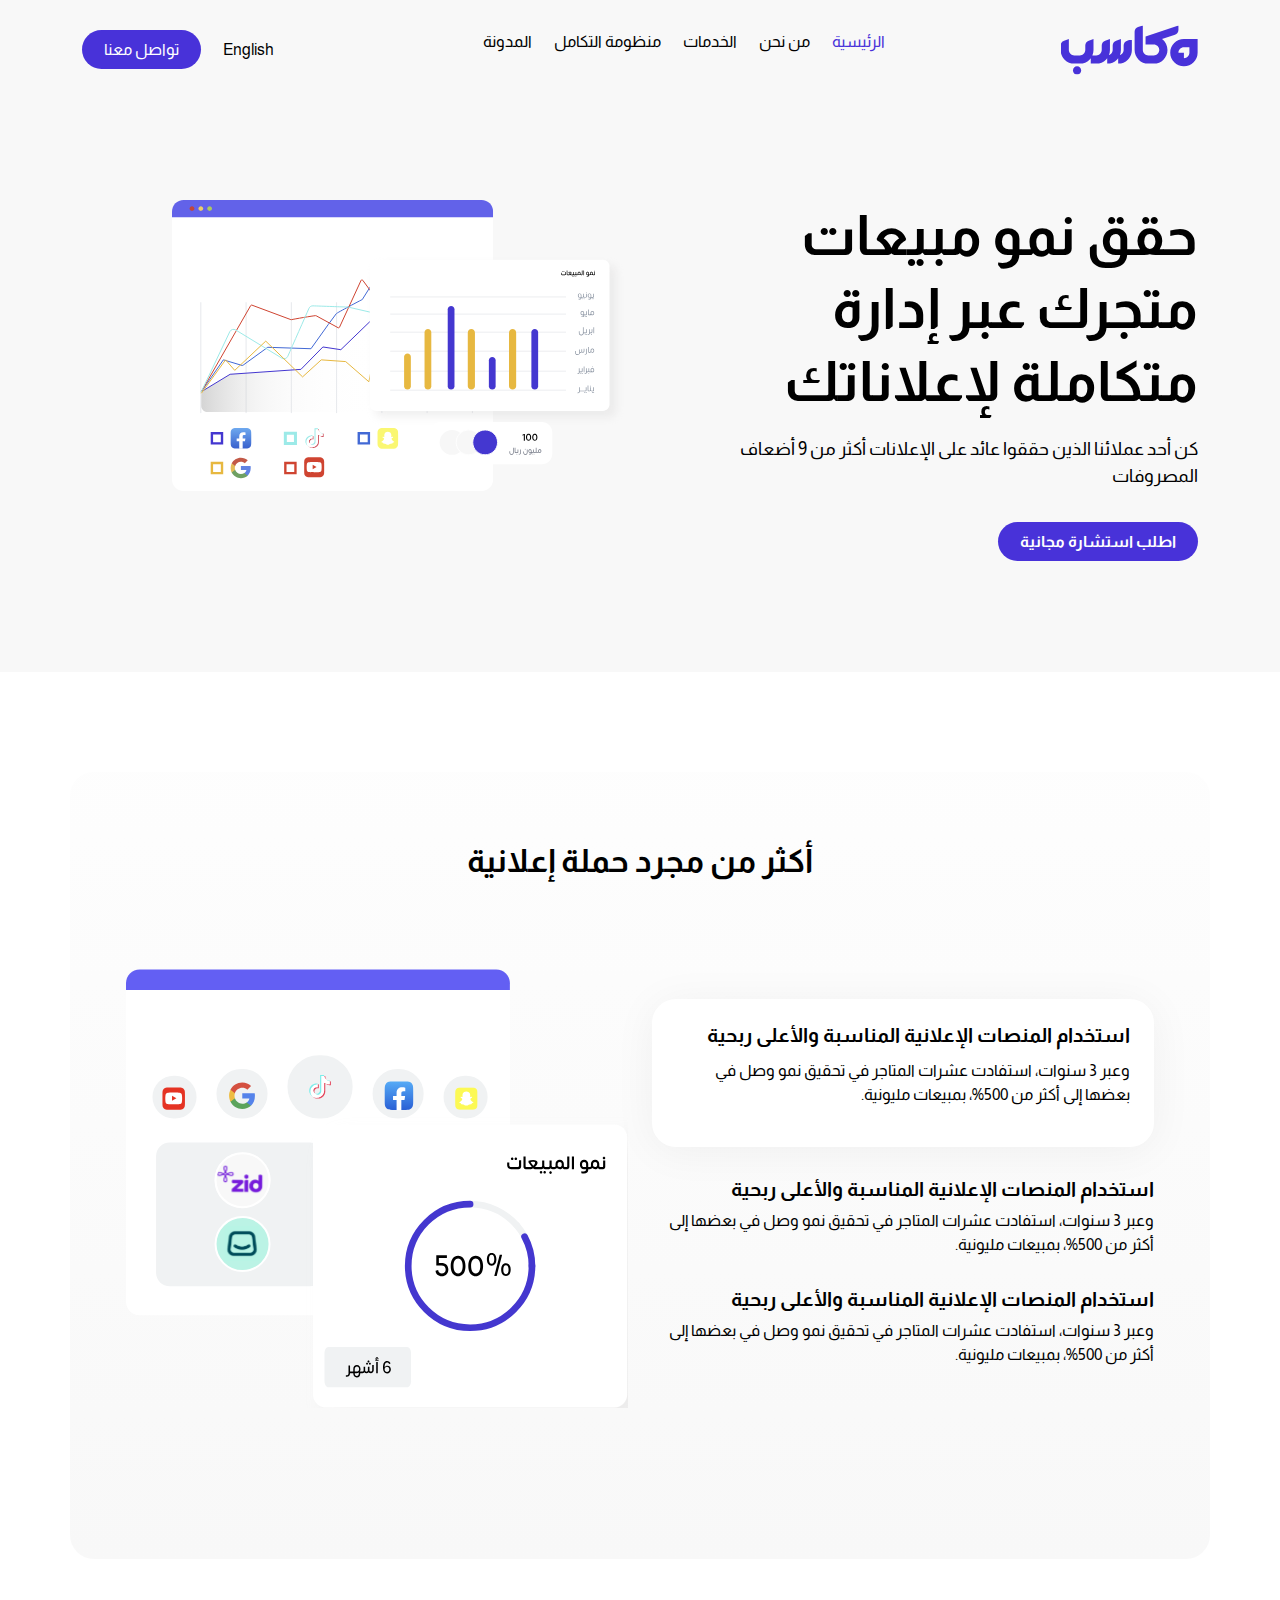
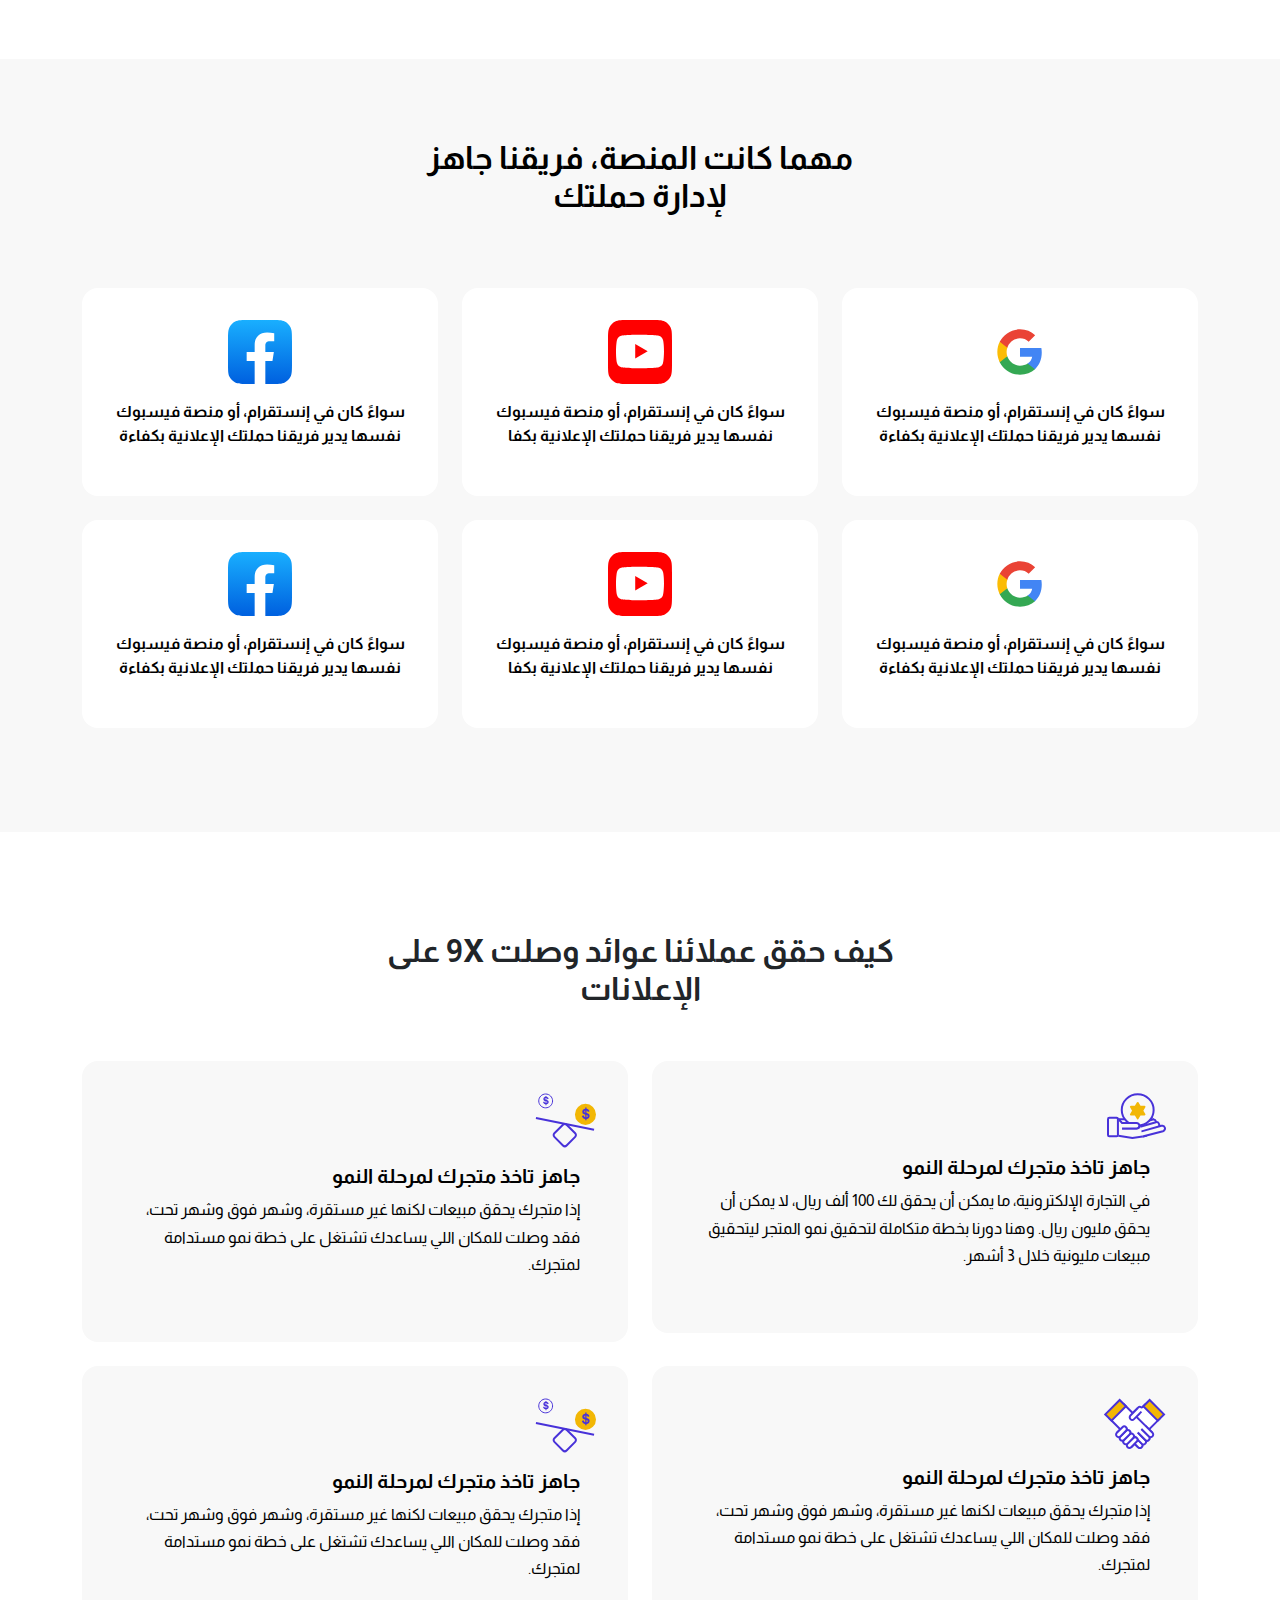
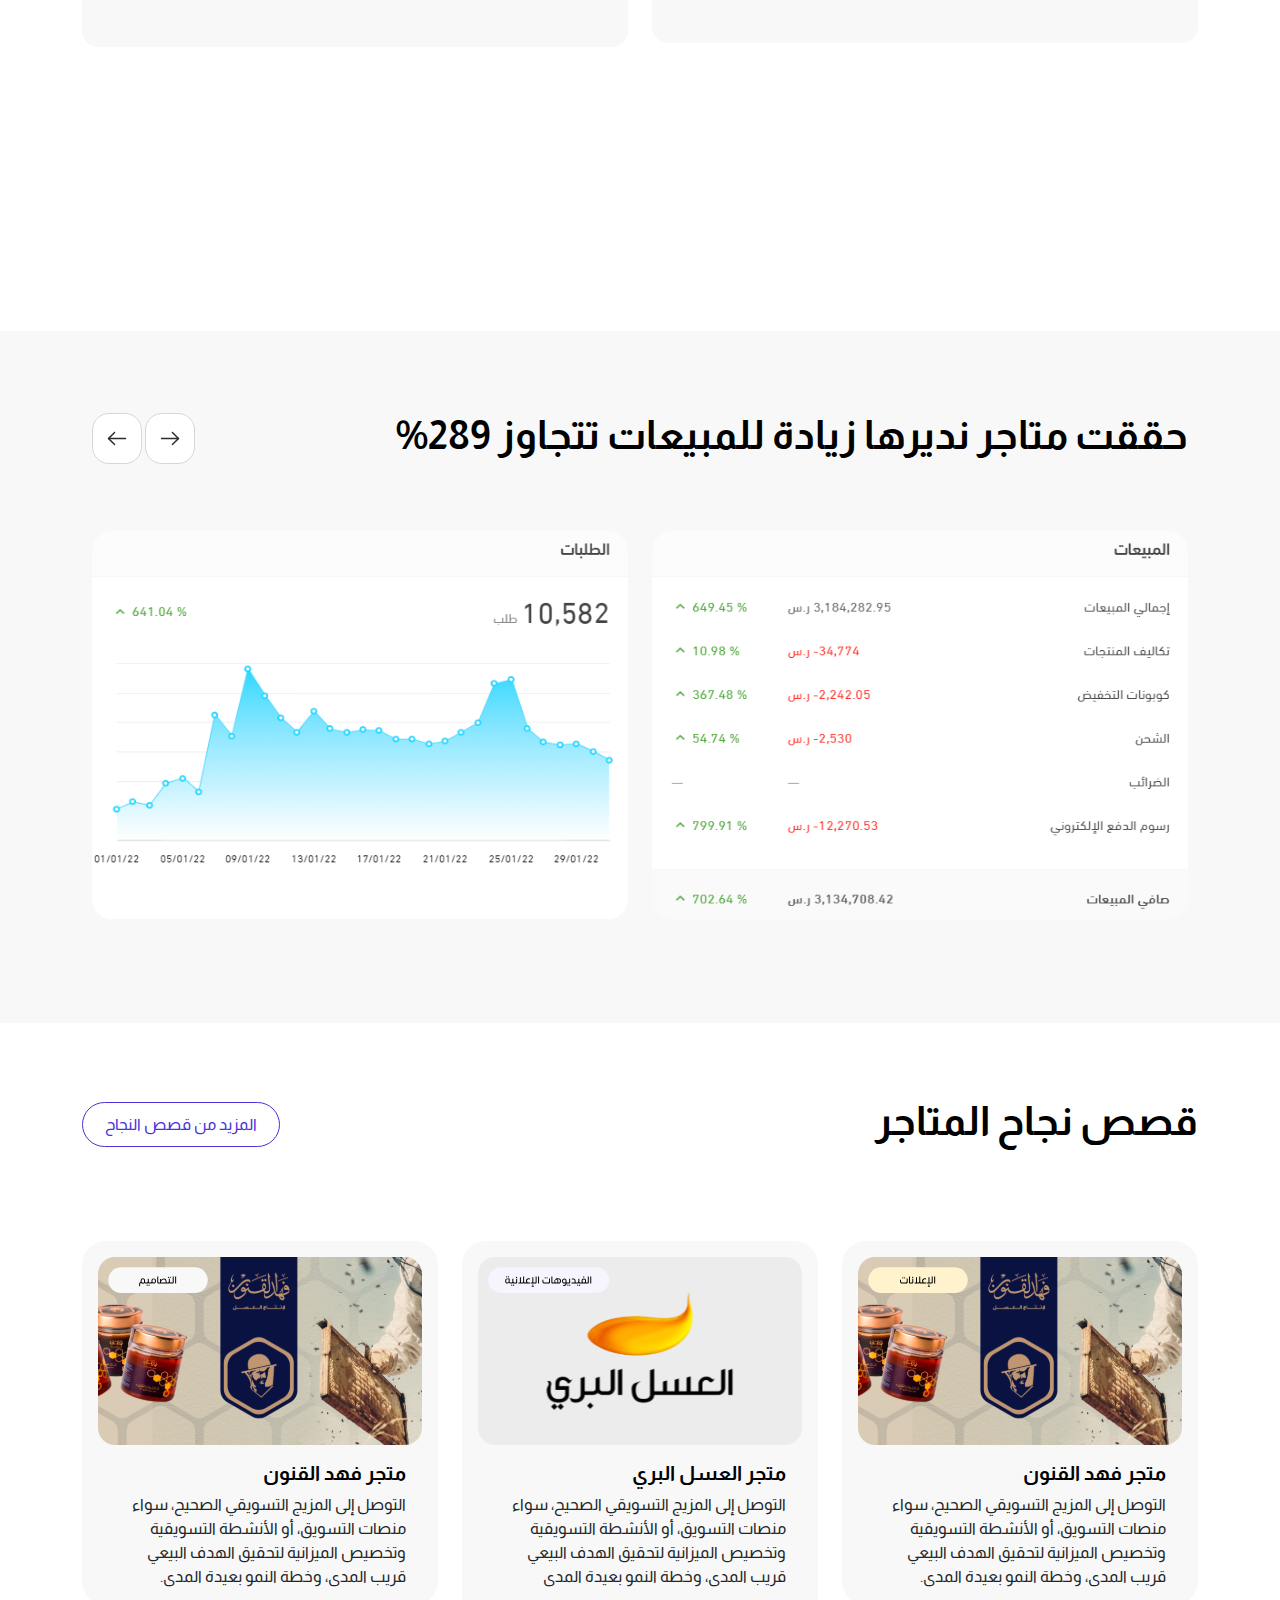
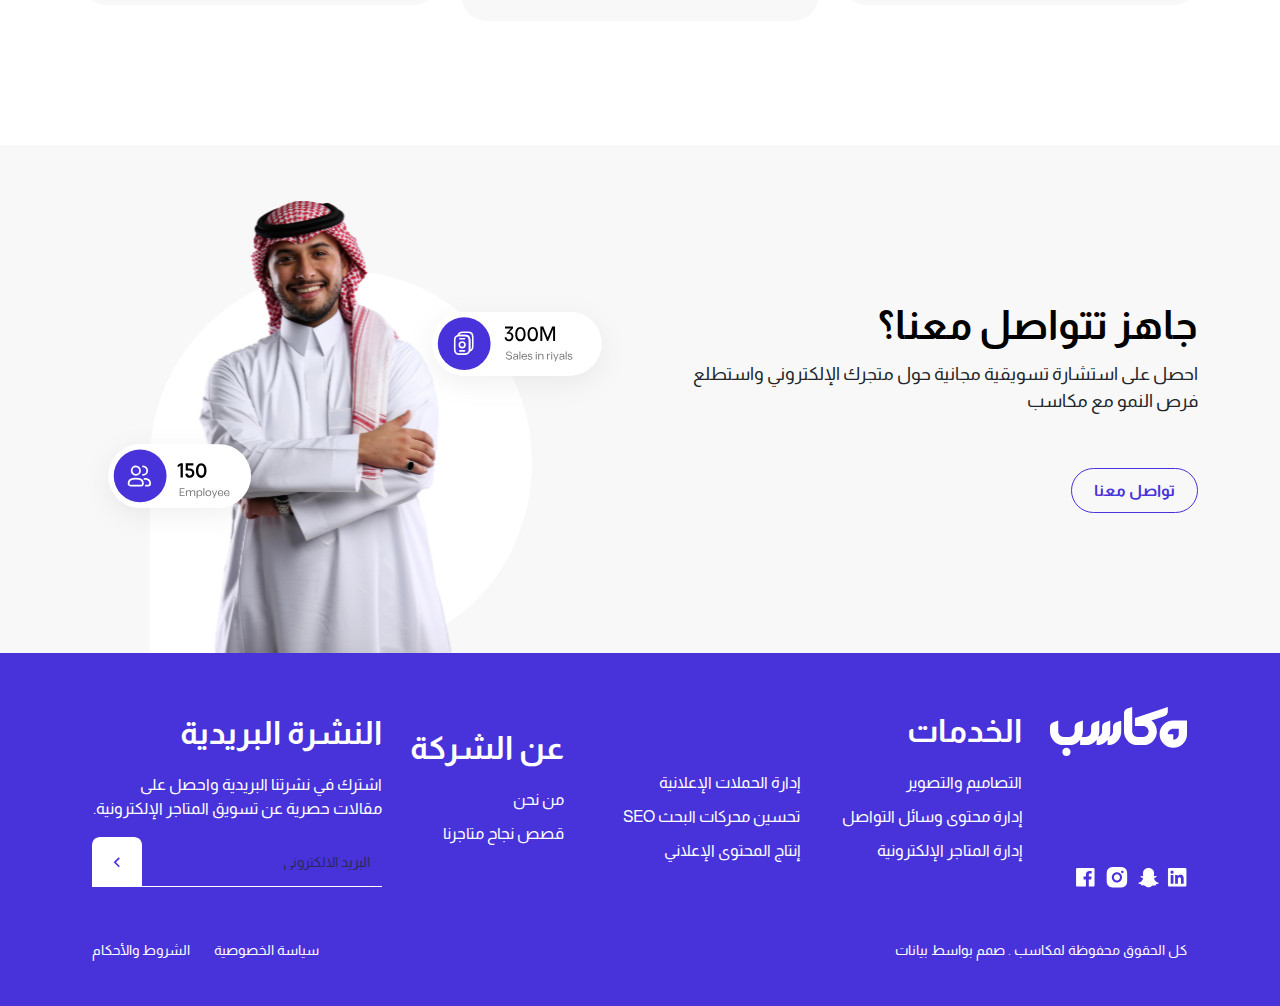
<file: src/pages/Ad-mngement-services.html>
<!DOCTYPE html>
<html dir="rtl" lang="ar">
  <head>
    <meta charset="UTF-8"/>
    <meta name="viewport" content="width=device-width, initial-scale=1.0"/>
    <title>نساعد المتاجر الإلكترونية على تحقيق النمو.</title>
    <link rel="stylesheet" href="../static/Logo-icon.svg"/>
    <link rel="stylesheet" href="../Bootstrap/css/bootstrap.min.css"/>
    <link rel="stylesheet" href="../Font Awesome/css/all.min 3.29.16 PM.css"/>
    <link rel="stylesheet" href="../sass/app.css"/>
  </head>
  <body>
    <header>
      <div class="container"> 
        <div class="parent-header">
          <div class="navbar-lg">
            <div class="header-logo"> <img src="../static/Home-images/headre-logo.svg" alt="logo" title="logo"/></div>
            <nav> 
              <ul class="parent-element">
                <li class="element-item"><a class="element-link color-purple font-xs font-w-sm" href="../pages/index.html">الرئيسية</a></li>
                <li class="element-item"><a class="element-link font-xs font-w-sm color-darck" href="../pages/About.html">من نحن    </a></li>
                <li class="element-item"><a class="element-link font-xs font-w-sm color-darck" href="../pages/Ad-mngement-services.html">الخدمات      </a></li>
                <li class="element-item"><a class="element-link font-xs font-w-sm color-darck" href="../pages/Services.html">منظومة التكامل</a></li>
                <li class="element-item"><a class="element-link font-xs font-w-sm color-darck" href="../pages/system integration.html">المدونة</a></li>
              </ul>
            </nav>
            <div class="btns"> 
              <div class="btn-lng"> <a class="color-darck font-xs font-w-sm" href="#">English </a></div>
              <div class="btn-contact btn-primary"><a class="color-wight font-xs font-w-bold" href="#">تواصل معنا</a></div>
            </div>
          </div>
          <div class="navbar-sm d-block">
            <button class="navbar-toggler" type="button" data-bs-toggle="offcanvas" data-bs-target="#offcanvasNavbar" aria-controls="offcanvasNavbar" aria-label="Toggle navigation"><i class="fa-solid fa-bars fa-2xl" style="color: #000000;"></i></button>
            <div class="offcanvas bg-purple pt-3 offcanvas-end" id="offcanvasNavbar" tabindex="-1" aria-labelledby="offcanvasNavbarLabel">
              <div class="offcanvas-header">
                <div class="header-logo d-flex justify-content-between align-items-center">
                  <svg xmlns="http://www.w3.org/2000/svg" width="137" height="49" viewBox="0 0 137 49" fill="none">
                    <g clip-path="url(#clip0_1836_1903)">
                      <path d="M123.298 13.6094C115.731 13.6094 109.596 19.704 109.596 27.2242C109.596 30.9815 111.131 34.3852 113.609 36.8496C116.089 39.3112 119.513 40.8362 123.298 40.8362C127.083 40.8362 130.506 39.3112 132.987 36.8496C135.468 34.3852 137 30.9843 137 27.2242V13.6094H123.298ZM128.779 27.2242C128.779 28.7271 128.165 30.0891 127.172 31.0754C126.179 32.0617 124.808 32.6723 123.295 32.6723V27.2269H117.814C117.814 24.2183 120.269 21.7816 123.295 21.7816H128.777V27.2297L128.779 27.2242Z" fill="white"></path>
                      <path d="M71.2421 13.6149V24.5084C71.2421 25.4367 71.1503 26.3429 70.9696 27.2186C70.4245 29.8902 69.0951 32.2772 67.2263 34.1338C64.7484 36.5954 61.3221 38.1204 57.5371 38.1204V32.6778C57.1478 33.1917 56.7223 33.6779 56.2662 34.1338C53.7855 36.5954 50.362 38.1204 46.577 38.1204V32.6778C46.1876 33.1917 45.7621 33.6779 45.3061 34.1338C42.8281 36.5954 39.4019 38.1204 35.6169 38.1204H30.141V32.6695C29.7489 33.1862 29.3234 33.6752 28.8645 34.131C26.3838 36.5954 22.9603 38.1177 19.1753 38.1177H13.6994C9.91722 38.1177 6.48819 36.5954 4.01027 34.131C1.53236 31.6667 0 28.2657 0 24.5084V19.9554C0 17.7949 1.39331 15.8776 3.45684 15.1924L8.22078 13.6149V24.5084C8.22078 26.0113 8.83261 27.3734 9.82544 28.3569C10.8155 29.3432 12.1866 29.9538 13.7022 29.9538H19.1781C20.691 29.9538 22.0621 29.3432 23.0549 28.3569C24.0477 27.3734 24.6623 26.0113 24.6623 24.5084V19.9554C24.6623 17.7949 26.0556 15.8748 28.1192 15.1924L32.8831 13.6149V24.5084C32.8831 26.4451 32.4743 28.2851 31.7401 29.9538H35.6224C37.1353 29.9538 38.5064 29.3432 39.4992 28.3569C40.4921 27.3734 41.1067 26.0113 41.1067 24.5056V19.9526C41.1067 17.7922 42.5 15.8748 44.5607 15.1897L49.3247 13.6094V24.5056C49.3247 26.3373 48.9604 28.0834 48.2985 29.6775C49.1217 29.4095 49.8586 28.9509 50.4566 28.3569C51.4494 27.3734 52.064 26.0113 52.064 24.5056V19.9526C52.064 17.7922 53.4573 15.8721 55.5208 15.1897L60.2848 13.6121V24.5056C60.2848 26.3373 59.9205 28.0834 59.2586 29.6775C60.0818 29.4067 60.8187 28.9509 61.4167 28.3541C62.4095 27.3706 63.0241 26.0086 63.0241 24.5029V19.9499C63.0241 17.7894 64.4174 15.8693 66.481 15.1869L71.2449 13.6094L71.2421 13.6149Z" fill="white"></path>
                      <path d="M101.374 13.6093L114.356 9.31044C116.419 8.62804 117.813 6.70794 117.813 4.54747V0L84.9378 10.888V19.0519H93.1586C96.1844 19.0519 98.64 21.4914 98.64 24.5C98.64 26.0029 98.0254 27.365 97.0326 28.3485C96.0425 29.3348 94.6687 29.9454 93.1586 29.9454H87.6827C86.1698 29.9454 84.7987 29.3348 83.8087 28.3485C82.8159 27.365 82.2012 26.0002 82.2012 24.5V0L77.4373 1.57753C75.3738 2.25992 73.9805 4.18003 73.9805 6.34049V24.5C73.9805 28.2573 75.5156 31.661 77.9935 34.1254C80.4714 36.587 83.8977 38.112 87.6827 38.112H93.1586C96.9408 38.112 100.367 36.587 102.848 34.1254C105.326 31.6638 106.861 28.2601 106.861 24.5C106.861 20.0465 104.708 16.0902 101.379 13.6065L101.374 13.6093Z" fill="white"></path>
                      <path d="M16.4385 48.9948C18.7086 48.9948 20.5489 47.1666 20.5489 44.9115C20.5489 42.6563 18.7086 40.8281 16.4385 40.8281C14.1684 40.8281 12.3281 42.6563 12.3281 44.9115C12.3281 47.1666 14.1684 48.9948 16.4385 48.9948Z" fill="white"></path>
                    </g>
                    <defs>
                      <clipPath id="clip0_1836_1903">
                        <rect width="137" height="49" fill="white"></rect>
                      </clipPath>
                    </defs>
                  </svg>
                  <button class="btn-close" type="button" data-bs-dismiss="offcanvas" aria-label="Close"></button>
                </div>
                <div class="header-navbar-parent">
                  <ul class="header-navbar-list d-block">
                    <li class="element-item pb-4"><a class="element-link color-wight font-sm font-w-sm" href="../pages/index.html">الرئيسية</a></li>
                    <li class="element-item pb-4"><a class="element-link font-sm font-w-sm color-wight" href="../pages/About.html">من نحن</a></li>
                    <li class="element-item pb-4"><a class="element-link font-sm font-w-sm color-wight" href="../pages/Ad-mngement-services.html">الخدمات</a></li>
                    <li class="element-item pb-4"><a class="element-link font-sm font-w-sm color-wight" href="../pages/Services.html">منظومة التكامل</a></li>
                    <li class="element-item pb-4"><a class="element-link font-sm font-w-sm color-wight" href="../pages/system integration.html">المدونة</a></li>
                  </ul>
                </div>
              </div>
            </div>
          </div>
        </div>
      </div>
    </header>
    <section class="Ad-mnagment-services-intro">
      <div class="container"> 
        <div class="row">
          <div class="col-lg-6 pb-5">
            <div class="content-element">
              <div class="element-title">
                <h1 class="color-darck font-w-lg font-lg line-sm">حقق نمو مبيعات متجرك عبر إدارة متكاملة لإعلاناتك</h1>
              </div>
              <div class="element-text pb-4"> 
                <p class="color-darck font-smole font-w-sm">كن أحد عملائنا الذين حققوا عائد على الإعلانات أكثر من 9 أضعاف المصروفات</p>
              </div>
              <div class="element-btn btn-primary"><a class="color-wight font-xs font-w-md bg-blue" href="#">اطلب استشارة مجانية   </a></div>
            </div>
          </div>
          <div class="col-lg-6 pb-5">
            <div class="content-img"><img class="img-fluid" src="../static/Ad-mnagement-imgs/img-intro.svg" alt="intro-img"/></div>
          </div>
        </div>
      </div>
    </section>
    <section class="media_campaigns"> 
      <div class="container"> 
        <div class="content-elment">
          <div class="element-title"> 
            <h3 class="color-darck font-md font-w-lg text-center">أكثر من مجرد حملة إعلانية</h3>
          </div>
        </div>
        <div class="row">
          <div class="col-lg-6 pb-5">
            <div class="content-elment shdow">
              <div class="elelment-title pb-1">
                <h5 class="color-darck font-sm font-w-md">استخدام المنصات الإعلانية المناسبة والأعلى ربحية</h5>
              </div>
              <div class="element-text"> 
                <p class="color-darck font-xs font-w-sm">وعبر 3 سنوات، استفادت عشرات المتاجر في تحقيق نمو وصل في بعضها إلى أكثر من 500%، بمبيعات مليونية.</p>
              </div>
            </div>
            <div class="content-elment">
              <div class="elelment-title"> 
                <h5 class="color-darck font-sm font-w-md">استخدام المنصات الإعلانية المناسبة والأعلى ربحية</h5>
              </div>
              <div class="element-text"> 
                <p class="color-darck font-xs font-w-sm">وعبر 3 سنوات، استفادت عشرات المتاجر في تحقيق نمو وصل في بعضها إلى أكثر من 500%، بمبيعات مليونية.</p>
              </div>
            </div>
            <div class="content-elment">
              <div class="elelment-title"> 
                <h5 class="color-darck font-sm font-w-md">استخدام المنصات الإعلانية المناسبة والأعلى ربحية</h5>
              </div>
              <div class="element-text"> 
                <p class="color-darck font-xs font-w-sm pb-5">وعبر 3 سنوات، استفادت عشرات المتاجر في تحقيق نمو وصل في بعضها إلى أكثر من 500%، بمبيعات مليونية.</p>
              </div>
            </div>
          </div>
          <div class="col-lg-6 pb-5">
            <div class="content-img"> <img class="width-md" src="../static/Ad-mnagement-imgs/img-media_campaigns .svg" alt=""/></div>
          </div>
        </div>
      </div>
    </section>
    <section class="Campaign-management-team">
      <div class="container"> 
        <div class="content-element">
          <div class="elelment-title">
            <h3 class="color-darck font-md font-w-lg text-center">مهما كانت المنصة، فريقنا جاهز لإدارة حملتك</h3>
          </div>
        </div>
        <div class="row">
          <div class="col-lg-4 pb-4">
            <div class="card padding-card bg-wight border-r-sm border-0">
              <div class="card-img text-center pb-3"><img src="../static/Ad-mnagement-imgs/icon-google.svg" alt=""/></div>
              <div class="card-text">
                <p class="color-darck font-xs font-w-md text-center"> سواءً كان في إنستقرام، أو منصة فيسبوك نفسها يدير فريقنا حملتك الإعلانية بكفاءة </p>
              </div>
            </div>
          </div>
          <div class="col-lg-4 pb-4">       
            <div class="card padding-card bg-wight border-r-sm border-0">
              <div class="card-img text-center pb-3">
                <svg xmlns="http://www.w3.org/2000/svg" width="64" height="64" viewBox="0 0 64 64" fill="none">
                  <path d="M0 21.4667C0 13.8735 0 10.0769 1.50115 7.18701C2.76616 4.75177 4.75177 2.76616 7.18701 1.50115C10.0769 0 13.8735 0 21.4667 0H42.5333C50.1265 0 53.9231 0 56.813 1.50115C59.2482 2.76616 61.2338 4.75177 62.4988 7.18701C64 10.0769 64 13.8735 64 21.4667V42.5333C64 50.1265 64 53.9231 62.4988 56.813C61.2338 59.2482 59.2482 61.2338 56.813 62.4988C53.9231 64 50.1265 64 42.5333 64H21.4667C13.8735 64 10.0769 64 7.18701 62.4988C4.75177 61.2338 2.76616 59.2482 1.50115 56.813C0 53.9231 0 50.1265 0 42.5333V21.4667Z" fill="#FF0000"></path>
                  <path fill-rule="evenodd" clip-rule="evenodd" d="M50.7807 15.696C52.8367 16.2495 54.4578 17.8706 55.0113 19.9266C56.0393 23.6828 55.9998 31.5114 55.9998 31.5114C55.9998 31.5114 55.9998 39.3005 55.0113 43.0566C54.4578 45.1127 52.8367 46.7337 50.7807 47.2873C47.0245 48.2757 31.9999 48.2757 31.9999 48.2757C31.9999 48.2757 17.0148 48.2757 13.2191 47.2477C11.1631 46.6942 9.542 45.0731 8.98846 43.0171C8 39.3005 8 31.4719 8 31.4719C8 31.4719 8 23.6828 8.98846 19.9266C9.542 17.8706 11.2026 16.21 13.2191 15.6564C16.9752 14.668 31.9999 14.668 31.9999 14.668C31.9999 14.668 47.0245 14.668 50.7807 15.696ZM39.7099 31.1973L27.2157 38.3933V24.0013L39.7099 31.1973Z" fill="white"></path>
                </svg>
              </div>
              <div class="card-text">
                <p class="color-darck font-xs font-w-md text-center"> سواءً كان في إنستقرام، أو منصة فيسبوك نفسها يدير فريقنا حملتك الإعلانية بكفا </p>
              </div>
            </div>
          </div>
          <div class="col-lg-4 pb-4">       
            <div class="card padding-card bg-wight border-r-sm border-0">
              <div class="card-img text-center pb-3 mm-auto">
                <svg xmlns="http://www.w3.org/2000/svg" width="64" height="64" viewBox="0 0 64 64" fill="none">
                  <path d="M0 21.4667C0 13.8735 0 10.0769 1.50115 7.18701C2.76616 4.75177 4.75177 2.76616 7.18701 1.50115C10.0769 0 13.8735 0 21.4667 0H42.5333C50.1265 0 53.9231 0 56.813 1.50115C59.2482 2.76616 61.2338 4.75177 62.4988 7.18701C64 10.0769 64 13.8735 64 21.4667V42.5333C64 50.1265 64 53.9231 62.4988 56.813C61.2338 59.2482 59.2482 61.2338 56.813 62.4988C53.9231 64 50.1265 64 42.5333 64H21.4667C13.8735 64 10.0769 64 7.18701 62.4988C4.75177 61.2338 2.76616 59.2482 1.50115 56.813C0 53.9231 0 50.1265 0 42.5333V21.4667Z" fill="url(#paint0_linear_606_7840)"></path>
                  <path d="M44.4448 40.8859L45.867 31.997H37.3337V25.7747C37.3337 23.2859 38.2226 21.3303 42.1337 21.3303H46.2225V13.1525C43.9114 12.797 41.4226 12.4414 39.1114 12.4414C31.8225 12.4414 26.667 16.8859 26.667 24.8859V31.997H18.667V40.8859H26.667V63.997C30.2225 63.997 33.7781 63.997 37.3337 63.997V40.8859H44.4448Z" fill="white"></path>
                  <defs>
                    <linearGradient id="paint0_linear_606_7840" x1="32" y1="62.1301" x2="32" y2="0" gradientUnits="userSpaceOnUse">
                      <stop stop-color="#0062E0"></stop>
                      <stop offset="1" stop-color="#19AFFF"></stop>
                    </linearGradient>
                  </defs>
                </svg>
              </div>
              <div class="card-text">
                <p class="color-darck font-xs font-w-md text-center"> سواءً كان في إنستقرام، أو منصة فيسبوك نفسها يدير فريقنا حملتك الإعلانية بكفاءة </p>
              </div>
            </div>
          </div>
          <div class="col-lg-4 pb-4">
            <div class="card padding-card bg-wight border-r-sm border-0">
              <div class="card-img text-center pb-3"><img src="../static/Ad-mnagement-imgs/icon-google.svg" alt=""/></div>
              <div class="element-text">
                <p class="color-darck font-xs font-w-md text-center"> سواءً كان في إنستقرام، أو منصة فيسبوك نفسها يدير فريقنا حملتك الإعلانية بكفاءة </p>
              </div>
            </div>
          </div>
          <div class="col-lg-4 pb-4">       
            <div class="card padding-card bg-wight border-r-sm border-0">
              <div class="card-img text-center pb-3">
                <svg xmlns="http://www.w3.org/2000/svg" width="64" height="64" viewBox="0 0 64 64" fill="none">
                  <path d="M0 21.4667C0 13.8735 0 10.0769 1.50115 7.18701C2.76616 4.75177 4.75177 2.76616 7.18701 1.50115C10.0769 0 13.8735 0 21.4667 0H42.5333C50.1265 0 53.9231 0 56.813 1.50115C59.2482 2.76616 61.2338 4.75177 62.4988 7.18701C64 10.0769 64 13.8735 64 21.4667V42.5333C64 50.1265 64 53.9231 62.4988 56.813C61.2338 59.2482 59.2482 61.2338 56.813 62.4988C53.9231 64 50.1265 64 42.5333 64H21.4667C13.8735 64 10.0769 64 7.18701 62.4988C4.75177 61.2338 2.76616 59.2482 1.50115 56.813C0 53.9231 0 50.1265 0 42.5333V21.4667Z" fill="#FF0000"></path>
                  <path fill-rule="evenodd" clip-rule="evenodd" d="M50.7807 15.696C52.8367 16.2495 54.4578 17.8706 55.0113 19.9266C56.0393 23.6828 55.9998 31.5114 55.9998 31.5114C55.9998 31.5114 55.9998 39.3005 55.0113 43.0566C54.4578 45.1127 52.8367 46.7337 50.7807 47.2873C47.0245 48.2757 31.9999 48.2757 31.9999 48.2757C31.9999 48.2757 17.0148 48.2757 13.2191 47.2477C11.1631 46.6942 9.542 45.0731 8.98846 43.0171C8 39.3005 8 31.4719 8 31.4719C8 31.4719 8 23.6828 8.98846 19.9266C9.542 17.8706 11.2026 16.21 13.2191 15.6564C16.9752 14.668 31.9999 14.668 31.9999 14.668C31.9999 14.668 47.0245 14.668 50.7807 15.696ZM39.7099 31.1973L27.2157 38.3933V24.0013L39.7099 31.1973Z" fill="white"></path>
                </svg>
              </div>
              <div class="card-text">
                <p class="color-darck font-xs font-w-md text-center"> سواءً كان في إنستقرام، أو منصة فيسبوك نفسها يدير فريقنا حملتك الإعلانية بكفا </p>
              </div>
            </div>
          </div>
          <div class="col-lg-4 pb-4">       
            <div class="card padding-card bg-wight border-r-sm border-0">
              <div class="card-img text-center pb-3">
                <svg xmlns="http://www.w3.org/2000/svg" width="64" height="64" viewBox="0 0 64 64" fill="none">
                  <path d="M0 21.4667C0 13.8735 0 10.0769 1.50115 7.18701C2.76616 4.75177 4.75177 2.76616 7.18701 1.50115C10.0769 0 13.8735 0 21.4667 0H42.5333C50.1265 0 53.9231 0 56.813 1.50115C59.2482 2.76616 61.2338 4.75177 62.4988 7.18701C64 10.0769 64 13.8735 64 21.4667V42.5333C64 50.1265 64 53.9231 62.4988 56.813C61.2338 59.2482 59.2482 61.2338 56.813 62.4988C53.9231 64 50.1265 64 42.5333 64H21.4667C13.8735 64 10.0769 64 7.18701 62.4988C4.75177 61.2338 2.76616 59.2482 1.50115 56.813C0 53.9231 0 50.1265 0 42.5333V21.4667Z" fill="url(#paint0_linear_606_7840)"></path>
                  <path d="M44.4448 40.8859L45.867 31.997H37.3337V25.7747C37.3337 23.2859 38.2226 21.3303 42.1337 21.3303H46.2225V13.1525C43.9114 12.797 41.4226 12.4414 39.1114 12.4414C31.8225 12.4414 26.667 16.8859 26.667 24.8859V31.997H18.667V40.8859H26.667V63.997C30.2225 63.997 33.7781 63.997 37.3337 63.997V40.8859H44.4448Z" fill="white"></path>
                  <defs>
                    <linearGradient id="paint0_linear_606_7840" x1="32" y1="62.1301" x2="32" y2="0" gradientUnits="userSpaceOnUse">
                      <stop stop-color="#0062E0"></stop>
                      <stop offset="1" stop-color="#19AFFF"></stop>
                    </linearGradient>
                  </defs>
                </svg>
              </div>
              <div class="card-text">
                <p class="color-darck font-xs font-w-md text-center"> سواءً كان في إنستقرام، أو منصة فيسبوك نفسها يدير فريقنا حملتك الإعلانية بكفاءة                 </p>
              </div>
            </div>
          </div>
        </div>
      </div>
    </section>
    <section class="How-our-clients-achieve-returns">
      <div class="container"> 
        <div class="content-element"> 
          <div class="element-title"> 
            <h3 class="color-dark font-md font-w-md text-centert">كيف حقق عملائنا عوائد وصلت 9X على الإعلانات              </h3>
          </div>
        </div>
        <div class="row">
          <div class="col-lg-6 pb-4">
            <div class="card padding-card border-0 bg-card border-r-sm">
              <div class="card-img">
                <svg xmlns="http://www.w3.org/2000/svg" width="59" height="46" viewBox="0 0 59 46" fill="none">
                  <g clip-path="url(#clip0_606_7048)">
                    <path d="M8.125 42.6968V26.1562H38.3422C40.0046 26.1562 41.3452 27.2098 41.3452 28.5004V38.6538C41.3452 40.9716 39.6158 42.9338 37.2831 43.2762L25.4054 45.0014L11.4363 42.6968" fill="#F8F8F8"></path>
                    <path d="M8.125 42.6968V26.1562H38.3422C40.0046 26.1562 41.3452 27.2098 41.3452 28.5004V38.6538C41.3452 40.9716 39.6158 42.9338 37.2831 43.2762L25.4054 45.0014L11.4363 42.6968" stroke="#4832D9" stroke-width="2" stroke-miterlimit="10"></path>
                    <path d="M10.9258 41.9588L10.9258 26.1294C10.9258 25.4021 10.3256 24.8125 9.58518 24.8125H2.34591C1.60552 24.8125 1.00531 25.4021 1.00531 26.1294L1.00531 41.9588C1.00531 42.6861 1.60552 43.2757 2.34591 43.2757H9.58518C10.3256 43.2757 10.9258 42.6861 10.9258 41.9588Z" fill="#F8F8F8" stroke="#4832D9" stroke-width="2" stroke-miterlimit="10"></path>
                    <path d="M33.0739 32.2791L44.6701 28.9605C45.9973 28.5786 46.7749 27.209 46.3861 25.9052C45.9973 24.6015 44.6031 23.8377 43.2759 24.2196L31.6797 27.5382" fill="#F8F8F8"></path>
                    <path d="M33.0739 32.2791L44.6701 28.9605C45.9973 28.5786 46.7749 27.209 46.3861 25.9052C45.9973 24.6015 44.6031 23.8377 43.2759 24.2196L31.6797 27.5382" stroke="#4832D9" stroke-miterlimit="10"></path>
                    <path d="M34.0116 35.7044L47.3238 31.9907C48.6644 31.622 49.442 30.2392 49.0532 28.9223L48.8655 28.2638C48.4767 26.9601 47.0959 26.2094 45.7687 26.5782L32.4297 30.3051" fill="#F8F8F8"></path>
                    <path d="M34.0116 35.7044L47.3238 31.9907C48.6644 31.622 49.442 30.2392 49.0532 28.9223L48.8655 28.2638C48.4767 26.9601 47.0959 26.2094 45.7687 26.5782L32.4297 30.3051" stroke="#4832D9" stroke-width="2" stroke-miterlimit="10"></path>
                    <path d="M34.8026 39.0751L50.4877 34.6107C51.8283 34.2288 52.5924 32.8592 52.2037 31.5554L52.016 30.9365C51.6272 29.6327 50.233 28.8689 48.9058 29.2508L33.2207 33.7152" fill="#F8F8F8"></path>
                    <path d="M34.8026 39.0751L50.4877 34.6107C51.8283 34.2288 52.5924 32.8592 52.2037 31.5554L52.016 30.9365C51.6272 29.6327 50.233 28.8689 48.9058 29.2508L33.2207 33.7152" stroke="#4832D9" stroke-width="2" stroke-miterlimit="10"></path>
                    <path d="M35.5933 43.5263L55.9437 38.1928C57.4586 37.7582 58.3166 36.2174 57.8742 34.7293C57.4318 33.2412 55.8633 32.3984 54.3484 32.833L34.5879 38.3772" fill="#F8F8F8"></path>
                    <path d="M35.5933 43.5263L55.9437 38.1928C57.4586 37.7582 58.3166 36.2174 57.8742 34.7293C57.4318 33.2412 55.8633 32.3984 54.3484 32.833L34.5879 38.3772" stroke="#4832D9" stroke-width="2" stroke-miterlimit="10"></path>
                    <path d="M15.0554 35.5195H29.4938C31.0623 35.5195 32.3358 34.2685 32.3358 32.7277C32.3358 31.1869 31.0623 29.9358 29.4938 29.9358H15.0554L11.4492 26.1562" fill="#F8F8F8"></path>
                    <path d="M15.0554 35.5195H29.4938C31.0623 35.5195 32.3358 34.2685 32.3358 32.7277C32.3358 31.1869 31.0623 29.9358 29.4938 29.9358H15.0554L11.4492 26.1562" stroke="#4832D9" stroke-width="1.5" stroke-miterlimit="10"></path>
                    <path d="M15.0554 35.5156H29.4938C31.0623 35.5156 32.3358 34.2646 32.3358 32.7238C32.3358 31.183 31.0623 29.9319 29.4938 29.9319H15.0554L11.4492 26.1523" fill="#F8F8F8"></path>
                    <path d="M15.0554 35.5156H29.4938C31.0623 35.5156 32.3358 34.2646 32.3358 32.7238C32.3358 31.183 31.0623 29.9319 29.4938 29.9319H15.0554L11.4492 26.1523" stroke="#4832D9" stroke-width="1.5" stroke-miterlimit="10"></path>
                    <path d="M30.6996 32.6328C39.5029 32.6328 46.6393 25.6224 46.6393 16.9746C46.6393 8.32681 39.5029 1.31641 30.6996 1.31641C21.8963 1.31641 14.7598 8.32681 14.7598 16.9746C14.7598 25.6224 21.8963 32.6328 30.6996 32.6328Z" fill="#F8F8F8" stroke="#4832D9" stroke-width="2" stroke-miterlimit="10"></path>
                    <path d="M15.0554 35.5156H29.4938C31.0623 35.5156 32.3358 34.2646 32.3358 32.7238C32.3358 31.183 31.0623 29.9319 29.4938 29.9319H15.0554L11.4492 26.1523" fill="#F8F8F8"></path>
                    <path d="M15.0554 35.5156H29.4938C31.0623 35.5156 32.3358 34.2646 32.3358 32.7238C32.3358 31.183 31.0623 29.9319 29.4938 29.9319H15.0554L11.4492 26.1523" stroke="#4832D9" stroke-width="2" stroke-miterlimit="10"></path>
                    <path d="M30.6997 9.98047L32.952 13.8127H37.4698L35.2176 17.6581L37.4698 21.5035H32.952L30.6997 25.3358L28.4341 21.5035H23.9297L26.1819 17.6581L23.9297 13.8127H28.4341L30.6997 9.98047Z" fill="#F2B705" stroke="#F2B705" stroke-width="2" stroke-linejoin="round"></path>
                  </g>
                  <defs>
                    <clipPath id="clip0_606_7048">
                      <rect width="59" height="46" fill="white"></rect>
                    </clipPath>
                  </defs>
                </svg>
              </div>
              <div class="card-body">
                <div class="card-title">
                  <h3 class="color-darck font-sm font-w-lg">جاهز تاخذ متجرك لمرحلة النمو</h3>
                </div>
                <div class="card-text">
                  <p class="color-darck font-xs font-w-sm line-lg">في التجارة الإلكترونية، ما يمكن أن يحقق لك 100 ألف ريال، لا يمكن أن يحقق مليون ريال. وهنا دورنا بخطة متكاملة لتحقيق نمو المتجر ليتحقيق مبيعات مليونية خلال 3 أشهر.</p>
                </div>
              </div>
            </div>
          </div>
          <div class="col-lg-6 pb-4">   
            <div class="card padding-card border-0 bg-card border-r-sm">
              <div class="card-img">
                <svg xmlns="http://www.w3.org/2000/svg" width="61" height="55" viewBox="0 0 61 55" fill="none">
                  <path d="M59.0334 36.7939L0.942383 25.0469" stroke="#4832D9" stroke-width="2" stroke-miterlimit="10"></path>
                  <path d="M27.9559 31.673L19.3763 40.2526C18.3702 41.2587 18.3702 42.8898 19.3763 43.8958L27.9559 52.4754C28.9619 53.4814 30.593 53.4814 31.599 52.4754L40.1786 43.8958C41.1847 42.8898 41.1847 41.2587 40.1786 40.2526L31.599 31.673C30.593 30.667 28.9619 30.667 27.9559 31.673Z" stroke="#4832D9" stroke-width="2" stroke-miterlimit="10"></path>
                  <path d="M50.468 30.9186C55.7322 30.9186 59.9996 26.6511 59.9996 21.387C59.9996 16.1228 55.7322 11.8555 50.468 11.8555C45.2039 11.8555 40.9365 16.1228 40.9365 21.387C40.9365 26.6511 45.2039 30.9186 50.468 30.9186Z" fill="#F2B705" stroke="#F2B705" stroke-width="2" stroke-miterlimit="10"></path>
                  <path d="M47.9948 24.9946C47.4281 24.4407 47.0545 23.7837 46.8613 23.0109L48.6388 22.3411C48.729 22.7919 48.8964 23.1912 49.1669 23.5519C49.4374 23.9125 49.7981 24.1573 50.2489 24.2732V21.6585L49.9527 21.607C49.3988 21.5039 48.9222 21.3365 48.5358 21.1046C48.1494 20.8728 47.8402 20.5637 47.6341 20.1644C47.4152 19.7651 47.3121 19.2627 47.3121 18.6702C47.3121 18.1936 47.4281 17.7428 47.647 17.3307C47.8789 16.9185 48.2138 16.5707 48.6517 16.2873C49.1026 16.004 49.6306 15.8365 50.2489 15.7721V14.5742H51.5241V15.785C52.0908 15.8752 52.5674 16.0297 52.9796 16.2873C53.3917 16.5321 53.7138 16.8411 53.9714 17.1889C54.229 17.5367 54.4093 17.9231 54.5381 18.3353L52.8508 19.0051C52.7735 18.7733 52.6833 18.5543 52.5674 18.3482C52.4514 18.1421 52.3098 17.9746 52.1295 17.8329C51.962 17.6913 51.7559 17.5754 51.537 17.4981V19.9197L51.8976 20.0097C52.709 20.203 53.366 20.525 53.8683 21.0016C54.3835 21.4781 54.6283 22.1351 54.6283 22.9723C54.6283 23.7709 54.3706 24.4406 53.8425 25.0074C53.3144 25.5612 52.5416 25.8962 51.5241 25.9992V27.1971H50.2489V25.9863C49.3086 25.8833 48.5616 25.5612 47.9948 25.0074V24.9946ZM50.2489 18.8891V17.4465C49.914 17.5238 49.6564 17.6655 49.5018 17.8716C49.3344 18.0777 49.2571 18.3096 49.2571 18.5543C49.2571 18.8635 49.3473 19.1081 49.5147 19.2884C49.6822 19.4688 49.9269 19.5976 50.2618 19.6877V18.902L50.2489 18.8891ZM52.181 24.0542C52.3484 23.9383 52.4772 23.7837 52.5674 23.6292C52.6575 23.4617 52.6962 23.2814 52.6962 23.0753C52.6962 22.8692 52.6446 22.7018 52.5545 22.5472C52.4643 22.3927 52.3355 22.251 52.1552 22.1479C51.9749 22.0449 51.7817 21.9547 51.537 21.9032V24.3248C51.7946 24.2732 52.0135 24.1959 52.181 24.0671V24.0542Z" fill="#4832D9"></path>
                  <path d="M10.6668 14.8336C14.4869 14.8336 17.5836 11.7369 17.5836 7.91681C17.5836 4.09676 14.4869 1 10.6668 1C6.84676 1 3.75 4.09676 3.75 7.91681C3.75 11.7369 6.84676 14.8336 10.6668 14.8336Z" stroke="#4832D9" stroke-miterlimit="10"></path>
                  <path d="M8.87613 10.5284C8.46395 10.1291 8.19344 9.65255 8.05176 9.08581L9.33981 8.59634C9.40421 8.91835 9.533 9.21461 9.7262 9.4851C9.91941 9.74271 10.19 9.92308 10.512 10.0132V8.11977L10.2929 8.08117C9.89365 8.00389 9.5459 7.88792 9.26253 7.72048C8.97916 7.55303 8.76017 7.32122 8.60561 7.03785C8.45104 6.75448 8.37377 6.38091 8.37377 5.95586C8.37377 5.60808 8.45106 5.28606 8.6185 4.97693C8.78595 4.68068 9.03069 4.42311 9.3527 4.21702C9.67471 4.01094 10.0612 3.88208 10.512 3.84344V2.98047H11.4393V3.85633C11.8515 3.92073 12.1993 4.0367 12.4955 4.21702C12.7918 4.39735 13.0365 4.61625 13.2168 4.87386C13.3972 5.13147 13.5389 5.41487 13.629 5.71113L12.4054 6.20059C12.3538 6.03314 12.2766 5.87858 12.1993 5.72402C12.1092 5.58233 12.0061 5.45356 11.8773 5.35051C11.7485 5.24747 11.6068 5.17018 11.4393 5.10578V6.85751L11.7098 6.92189C12.2895 7.06358 12.766 7.29542 13.1396 7.6432C13.5131 7.99097 13.6934 8.46753 13.6934 9.07291C13.6934 9.65253 13.5002 10.142 13.1267 10.5413C12.7403 10.9406 12.1864 11.1853 11.4393 11.2626V12.1256H10.512V11.2497C9.82931 11.1724 9.2883 10.9406 8.87613 10.5413V10.5284ZM10.512 6.09752V5.04131C10.2672 5.09284 10.0869 5.19595 9.97094 5.35051C9.85501 5.50508 9.79059 5.67245 9.79059 5.8399C9.79059 6.05887 9.85501 6.23924 9.97094 6.36804C10.0869 6.49685 10.2672 6.58697 10.512 6.65138V6.08463V6.09752ZM11.903 9.84579C12.0318 9.75563 12.122 9.65259 12.1735 9.53667C12.2379 9.42075 12.2637 9.27898 12.2637 9.1373C12.2637 8.99561 12.225 8.86682 12.1606 8.7509C12.0962 8.63498 11.9932 8.54484 11.8773 8.45467C11.7614 8.36451 11.6068 8.31297 11.4264 8.27433V10.0261C11.6196 9.98741 11.7742 9.93595 11.8901 9.84579H11.903Z" fill="#4832D9"></path>
                </svg>
              </div>
              <div class="card-body"> 
                <div class="card-title">
                  <h3 class="color-darck font-sm font-w-lg">جاهز تاخذ متجرك لمرحلة النمو</h3>
                </div>
                <div class="card-text">
                  <p class="color-darck font-xs font-w-sm line-lg">إذا متجرك يحقق مبيعات لكنها غير مستقرة، وشهر فوق وشهر تحت، فقد وصلت للمكان اللي يساعدك تشتغل على خطة نمو مستدامة لمتجرك.</p>
                </div>
              </div>
            </div>
          </div>
          <div class="col-lg-6 pb-4">
            <div class="card padding-card border-0 bg-card border-r-sm">
              <div class="cardimg">
                <svg xmlns="http://www.w3.org/2000/svg" width="63" height="51" viewBox="0 0 63 51" fill="none">
                  <path d="M36.6182 15.4945L32.9497 19.1631C31.9546 20.1581 30.3481 20.1581 29.353 19.1631C28.3579 18.168 28.3579 16.5615 29.353 15.5664L35.851 9.06847C36.3665 8.55295 37.1937 8.55295 37.7092 9.06847C38.2247 9.58399 39.052 9.58399 39.5675 9.06847L42.4328 6.20312L56.8194 20.5897L28.8495 48.5597L14.4629 34.1731L29.4129 19.223" fill="white"></path>
                  <path d="M36.6182 15.4945L32.9497 19.1631C31.9546 20.1581 30.3481 20.1581 29.353 19.1631C28.3579 18.168 28.3579 16.5615 29.353 15.5664L35.851 9.06847C36.3665 8.55295 37.1937 8.55295 37.7092 9.06847C38.2247 9.58399 39.052 9.58399 39.5675 9.06847L42.4328 6.20312L56.8194 20.5897L28.8495 48.5597L14.4629 34.1731L29.4129 19.223" stroke="#4832D9" stroke-width="2" stroke-miterlimit="10"></path>
                  <path d="M20.8431 6.18421L6.45703 20.5703L34.4324 48.5457L48.8185 34.1596L20.8431 6.18421Z" fill="white" stroke="#4832D9" stroke-width="2" stroke-miterlimit="10"></path>
                  <path d="M8.54943 22.6596L22.9355 8.27344L16.6623 2.00015L2.27615 16.3863L8.54943 22.6596Z" fill="#F2B705" stroke="#4832D9" stroke-width="2" stroke-miterlimit="10"></path>
                  <path d="M38.6803 49.2035C37.6885 50.1953 36.0778 50.1953 35.0859 49.2035L27.6512 41.7688L31.2457 38.1744L38.6803 45.609C39.6722 46.6009 39.6722 48.2116 38.6803 49.2035Z" fill="white" stroke="#4832D9" stroke-width="2" stroke-miterlimit="10"></path>
                  <path d="M31.2471 38.167L38.6801 45.6001C39.6752 46.5951 41.2817 46.5951 42.2768 45.6001C43.2719 44.605 43.2719 42.9985 42.2768 42.0034L34.8437 34.5703" fill="white"></path>
                  <path d="M31.2471 38.167L38.6801 45.6001C39.6752 46.5951 41.2817 46.5951 42.2768 45.6001C43.2719 44.605 43.2719 42.9985 42.2768 42.0034L34.8437 34.5703" stroke="#4832D9" stroke-width="2" stroke-miterlimit="10"></path>
                  <path d="M34.8438 34.5693L42.2768 42.0024C43.2719 42.9975 44.8784 42.9975 45.8735 42.0024C46.8685 41.0073 46.8685 39.4008 45.8735 38.4057L38.4404 30.9727" fill="white"></path>
                  <path d="M34.8438 34.5693L42.2768 42.0024C43.2719 42.9975 44.8784 42.9975 45.8735 42.0024C46.8685 41.0073 46.8685 39.4008 45.8735 38.4057L38.4404 30.9727" stroke="#4832D9" stroke-width="2" stroke-miterlimit="10"></path>
                  <path d="M38.4404 30.9756L45.8735 38.4086C46.8686 39.4037 48.4751 39.4037 49.4701 38.4086C50.4652 37.4136 50.4652 35.8071 49.4701 34.812L42.0371 27.3789" fill="white"></path>
                  <path d="M38.4404 30.9756L45.8735 38.4086C46.8686 39.4037 48.4751 39.4037 49.4701 38.4086C50.4652 37.4136 50.4652 35.8071 49.4701 34.812L42.0371 27.3789" stroke="#4832D9" stroke-width="2" stroke-miterlimit="10"></path>
                  <path d="M61.0004 16.3978L46.6143 2.01172L40.341 8.28501L54.7271 22.6711L61.0004 16.3978Z" fill="#F2B705" stroke="#4832D9" stroke-width="2" stroke-miterlimit="10"></path>
                  <path d="M33.8353 43.5635C34.8279 42.5709 34.8279 40.9617 33.8353 39.9691C32.8427 38.9765 31.2335 38.9765 30.2409 39.9691L24.6034 45.6066C23.6108 46.5991 23.6109 48.2084 24.6034 49.201C25.596 50.1936 27.2053 50.1936 28.1978 49.201L33.8353 43.5635Z" fill="white" stroke="#4832D9" stroke-width="2" stroke-miterlimit="10"></path>
                  <path d="M30.2396 39.9619C31.2322 38.9694 31.2322 37.3601 30.2396 36.3675C29.247 35.375 27.6378 35.3749 26.6452 36.3675L21.0077 42.005C20.0151 42.9976 20.0152 44.6069 21.0077 45.5994C22.0003 46.592 23.6096 46.592 24.6021 45.5994L30.2396 39.9619Z" fill="white" stroke="#4832D9" stroke-width="2" stroke-miterlimit="10"></path>
                  <path d="M26.6429 36.376C27.6355 35.3834 27.6355 33.7742 26.6429 32.7816C25.6504 31.789 24.0411 31.789 23.0485 32.7816L17.411 38.4191C16.4184 39.4116 16.4185 41.0209 17.411 42.0135C18.4036 43.0061 20.0129 43.0061 21.0054 42.0135L26.6429 36.376Z" fill="white" stroke="#4832D9" stroke-width="2" stroke-miterlimit="10"></path>
                  <path d="M23.0463 32.7784C24.0388 31.7858 24.0388 30.1765 23.0463 29.1839C22.0537 28.1914 20.4444 28.1914 19.4518 29.1839L13.8143 34.8214C12.8218 35.814 12.8218 37.4233 13.8144 38.4158C14.8069 39.4084 16.4162 39.4084 17.4088 38.4158L23.0463 32.7784Z" fill="white" stroke="#4832D9" stroke-width="2" stroke-miterlimit="10"></path>
                  <path d="M38.4528 13.6513L31.0197 21.0844C30.0246 22.0794 28.4181 22.0794 27.4231 21.0844C26.428 20.0893 26.428 18.4828 27.4231 17.4877L34.8561 10.0547" fill="white"></path>
                  <path d="M38.4528 13.6513L31.0197 21.0844C30.0246 22.0794 28.4181 22.0794 27.4231 21.0844C26.428 20.0893 26.428 18.4828 27.4231 17.4877L34.8561 10.0547" stroke="#4832D9" stroke-width="2" stroke-miterlimit="10">          </path>
                </svg>
              </div>
              <div class="card-body">
                <div class="card-title">
                  <h3 class="color-darck font-sm font-w-lg">جاهز تاخذ متجرك لمرحلة النمو</h3>
                </div>
                <div class="card-text"> 
                  <p class="color-darck font-xs font-w-sm line-lg">إذا متجرك يحقق مبيعات لكنها غير مستقرة، وشهر فوق وشهر تحت، فقد وصلت للمكان اللي يساعدك تشتغل على خطة نمو مستدامة لمتجرك. </p>
                </div>
              </div>
            </div>
          </div>
          <div class="col-lg-6 pb-4">
            <div class="card padding-card border-0 bg-card border-r-sm">
              <div class="card-img">
                <svg xmlns="http://www.w3.org/2000/svg" width="61" height="55" viewBox="0 0 61 55" fill="none">
                  <path d="M59.0334 36.7939L0.942383 25.0469" stroke="#4832D9" stroke-width="2" stroke-miterlimit="10"></path>
                  <path d="M27.9559 31.673L19.3763 40.2526C18.3702 41.2587 18.3702 42.8898 19.3763 43.8958L27.9559 52.4754C28.9619 53.4814 30.593 53.4814 31.599 52.4754L40.1786 43.8958C41.1847 42.8898 41.1847 41.2587 40.1786 40.2526L31.599 31.673C30.593 30.667 28.9619 30.667 27.9559 31.673Z" stroke="#4832D9" stroke-width="2" stroke-miterlimit="10"></path>
                  <path d="M50.468 30.9186C55.7322 30.9186 59.9996 26.6511 59.9996 21.387C59.9996 16.1228 55.7322 11.8555 50.468 11.8555C45.2039 11.8555 40.9365 16.1228 40.9365 21.387C40.9365 26.6511 45.2039 30.9186 50.468 30.9186Z" fill="#F2B705" stroke="#F2B705" stroke-width="2" stroke-miterlimit="10"></path>
                  <path d="M47.9948 24.9946C47.4281 24.4407 47.0545 23.7837 46.8613 23.0109L48.6388 22.3411C48.729 22.7919 48.8964 23.1912 49.1669 23.5519C49.4374 23.9125 49.7981 24.1573 50.2489 24.2732V21.6585L49.9527 21.607C49.3988 21.5039 48.9222 21.3365 48.5358 21.1046C48.1494 20.8728 47.8402 20.5637 47.6341 20.1644C47.4152 19.7651 47.3121 19.2627 47.3121 18.6702C47.3121 18.1936 47.4281 17.7428 47.647 17.3307C47.8789 16.9185 48.2138 16.5707 48.6517 16.2873C49.1026 16.004 49.6306 15.8365 50.2489 15.7721V14.5742H51.5241V15.785C52.0908 15.8752 52.5674 16.0297 52.9796 16.2873C53.3917 16.5321 53.7138 16.8411 53.9714 17.1889C54.229 17.5367 54.4093 17.9231 54.5381 18.3353L52.8508 19.0051C52.7735 18.7733 52.6833 18.5543 52.5674 18.3482C52.4514 18.1421 52.3098 17.9746 52.1295 17.8329C51.962 17.6913 51.7559 17.5754 51.537 17.4981V19.9197L51.8976 20.0097C52.709 20.203 53.366 20.525 53.8683 21.0016C54.3835 21.4781 54.6283 22.1351 54.6283 22.9723C54.6283 23.7709 54.3706 24.4406 53.8425 25.0074C53.3144 25.5612 52.5416 25.8962 51.5241 25.9992V27.1971H50.2489V25.9863C49.3086 25.8833 48.5616 25.5612 47.9948 25.0074V24.9946ZM50.2489 18.8891V17.4465C49.914 17.5238 49.6564 17.6655 49.5018 17.8716C49.3344 18.0777 49.2571 18.3096 49.2571 18.5543C49.2571 18.8635 49.3473 19.1081 49.5147 19.2884C49.6822 19.4688 49.9269 19.5976 50.2618 19.6877V18.902L50.2489 18.8891ZM52.181 24.0542C52.3484 23.9383 52.4772 23.7837 52.5674 23.6292C52.6575 23.4617 52.6962 23.2814 52.6962 23.0753C52.6962 22.8692 52.6446 22.7018 52.5545 22.5472C52.4643 22.3927 52.3355 22.251 52.1552 22.1479C51.9749 22.0449 51.7817 21.9547 51.537 21.9032V24.3248C51.7946 24.2732 52.0135 24.1959 52.181 24.0671V24.0542Z" fill="#4832D9"></path>
                  <path d="M10.6668 14.8336C14.4869 14.8336 17.5836 11.7369 17.5836 7.91681C17.5836 4.09676 14.4869 1 10.6668 1C6.84676 1 3.75 4.09676 3.75 7.91681C3.75 11.7369 6.84676 14.8336 10.6668 14.8336Z" stroke="#4832D9" stroke-miterlimit="10"></path>
                  <path d="M8.87613 10.5284C8.46395 10.1291 8.19344 9.65255 8.05176 9.08581L9.33981 8.59634C9.40421 8.91835 9.533 9.21461 9.7262 9.4851C9.91941 9.74271 10.19 9.92308 10.512 10.0132V8.11977L10.2929 8.08117C9.89365 8.00389 9.5459 7.88792 9.26253 7.72048C8.97916 7.55303 8.76017 7.32122 8.60561 7.03785C8.45104 6.75448 8.37377 6.38091 8.37377 5.95586C8.37377 5.60808 8.45106 5.28606 8.6185 4.97693C8.78595 4.68068 9.03069 4.42311 9.3527 4.21702C9.67471 4.01094 10.0612 3.88208 10.512 3.84344V2.98047H11.4393V3.85633C11.8515 3.92073 12.1993 4.0367 12.4955 4.21702C12.7918 4.39735 13.0365 4.61625 13.2168 4.87386C13.3972 5.13147 13.5389 5.41487 13.629 5.71113L12.4054 6.20059C12.3538 6.03314 12.2766 5.87858 12.1993 5.72402C12.1092 5.58233 12.0061 5.45356 11.8773 5.35051C11.7485 5.24747 11.6068 5.17018 11.4393 5.10578V6.85751L11.7098 6.92189C12.2895 7.06358 12.766 7.29542 13.1396 7.6432C13.5131 7.99097 13.6934 8.46753 13.6934 9.07291C13.6934 9.65253 13.5002 10.142 13.1267 10.5413C12.7403 10.9406 12.1864 11.1853 11.4393 11.2626V12.1256H10.512V11.2497C9.82931 11.1724 9.2883 10.9406 8.87613 10.5413V10.5284ZM10.512 6.09752V5.04131C10.2672 5.09284 10.0869 5.19595 9.97094 5.35051C9.85501 5.50508 9.79059 5.67245 9.79059 5.8399C9.79059 6.05887 9.85501 6.23924 9.97094 6.36804C10.0869 6.49685 10.2672 6.58697 10.512 6.65138V6.08463V6.09752ZM11.903 9.84579C12.0318 9.75563 12.122 9.65259 12.1735 9.53667C12.2379 9.42075 12.2637 9.27898 12.2637 9.1373C12.2637 8.99561 12.225 8.86682 12.1606 8.7509C12.0962 8.63498 11.9932 8.54484 11.8773 8.45467C11.7614 8.36451 11.6068 8.31297 11.4264 8.27433V10.0261C11.6196 9.98741 11.7742 9.93595 11.8901 9.84579H11.903Z" fill="#4832D9"></path>
                </svg>
              </div>
              <div class="card-body"> 
                <div class="card-title">
                  <h3 class="color-darck font-sm font-w-lg">جاهز تاخذ متجرك لمرحلة النمو</h3>
                </div>
                <div class="card-text">
                  <p class="color-darck font-xs font-w-sm line-lg">إذا متجرك يحقق مبيعات لكنها غير مستقرة، وشهر فوق وشهر تحت، فقد وصلت للمكان اللي يساعدك تشتغل على خطة نمو مستدامة لمتجرك.                   </p>
                </div>
              </div>
            </div>
          </div>
        </div>
      </div>
    </section>
    <section class="Store-achievements">
      <div class="container"> 
        <div class="content-element"> 
          <div class="element-title"> 
            <h3 class="color-darck font-bold font-w-lg">حققت متاجر نديرها زيادة للمبيعات تتجاوز 289%</h3>
          </div>
          <div class="content-btns"> 
            <div class="btn"> 
              <svg xmlns="http://www.w3.org/2000/svg" width="24" height="25" viewBox="0 0 24 25" fill="none">
                <path d="M14.4296 19.3211C14.6196 19.3211 14.8096 19.2511 14.9596 19.1011L21.0296 13.0311C21.3196 12.7411 21.3196 12.2611 21.0296 11.9711L14.9596 5.90109C14.6696 5.61109 14.1896 5.61109 13.8996 5.90109C13.6096 6.19109 13.6096 6.67109 13.8996 6.96109L19.4396 12.5011L13.8996 18.0411C13.6096 18.3311 13.6096 18.8111 13.8996 19.1011C14.0396 19.2511 14.2396 19.3211 14.4296 19.3211Z" fill="#292D32"></path>
                <path d="M3.50008 13.25H20.3301C20.7401 13.25 21.0801 12.91 21.0801 12.5C21.0801 12.09 20.7401 11.75 20.3301 11.75H3.50008C3.09008 11.75 2.75008 12.09 2.75008 12.5C2.75008 12.91 3.09008 13.25 3.50008 13.25Z" fill="#292D32"></path>
              </svg>
            </div>
            <div class="btn"> 
              <svg xmlns="http://www.w3.org/2000/svg" width="24" height="25" viewBox="0 0 24 25" fill="none">
                <path d="M9.57043 19.3211C9.38043 19.3211 9.19043 19.2511 9.04043 19.1011L2.97043 13.0311C2.68043 12.7411 2.68043 12.2611 2.97043 11.9711L9.04043 5.90109C9.33043 5.61109 9.81043 5.61109 10.1004 5.90109C10.3904 6.19109 10.3904 6.67109 10.1004 6.96109L4.56043 12.5011L10.1004 18.0411C10.3904 18.3311 10.3904 18.8111 10.1004 19.1011C9.96043 19.2511 9.76043 19.3211 9.57043 19.3211Z" fill="#292D32"></path>
                <path d="M20.4999 13.25H3.66992C3.25992 13.25 2.91992 12.91 2.91992 12.5C2.91992 12.09 3.25992 11.75 3.66992 11.75H20.4999C20.9099 11.75 21.2499 12.09 21.2499 12.5C21.2499 12.91 20.9099 13.25 20.4999 13.25Z" fill="#292D32"></path>
              </svg>
            </div>
          </div>
        </div>
        <div class="row"> 
          <div class="col-lg-6 d-flex pb-4"> 
            <div class="content-img"> <img src="../static/Ad-mnagement-imgs/img-card-one.svg" alt=""/></div>
          </div>
          <div class="col-lg-6 d-flex pb-4"> 
            <div class="content-img"> <img src="../static/Ad-mnagement-imgs/img-card-tow.svg" alt=""/></div>
          </div>
        </div>
      </div>
    </section>
    <section class="Success-stories">
      <div class="container">
        <div class="content-parent"> 
          <div class="conent-title"> 
            <h4 class="color-darck font-bold font-w-lg pb-4 mt-4">قصص نجاح المتاجر</h4>
          </div>
          <div class="content-btn btn-outline"><a class="font-xs.font-w-sm" href="#">المزيد من قصص النجاح</a></div>
        </div>
        <div class="row">
          <div class="col-lg-4 pb-4">
            <div class="card card-gray">
              <div class="card-hearder"><img class="width-md" src="../static/Home-images/Success-stories-card-tow.svg" alt="alt" title="img"/></div>
              <div class="card-body">
                <div class="card-title">
                  <h5 class="color-darck font-sm font-w-md">متجر فهد القنون</h5>
                </div>
                <div class="card-text">
                  <p class="color darck font-xs font-w-sm">التوصل إلى المزيج التسويقي الصحيح، سواء منصات التسويق، أو الأنشطة التسويقية وتخصيص الميزانية لتحقيق الهدف البيعي قريب المدى، وخطة النمو بعيدة المدى.</p>
                </div>
              </div>
            </div>
          </div>
          <div class="col-lg-4 pb-4">   
            <div class="card card-gray">
              <div class="card-hearder"><img class="width-md" src="../static/Home-images/Success-stories-card-img.svg" alt="alt" title="img"/></div>
              <div class="card-body"> 
                <div class="card-title">
                  <h5 class="color-darck font-sm font-w-md">متجر العسل البري</h5>
                </div>
                <div class="thcard-text"> 
                  <p class="color darck font-xs font-w-sm">التوصل إلى المزيج التسويقي الصحيح، سواء منصات التسويق، أو الأنشطة التسويقية وتخصيص الميزانية لتحقيق الهدف البيعي قريب المدى، وخطة النمو بعيدة المدى</p>
                </div>
              </div>
            </div>
          </div>
          <div class="col-lg-4 pb-4">   
            <div class="card card-gray">
              <div class="card-hearder"><img class="width-md" src="../static/Home-images/Success-stories-card-three.svg" alt="alt" title="img"/></div>
              <div class="card-body">
                <div class="card-title">
                  <h5 class="color-darck font-sm font-w-md">متجر فهد القنون</h5>
                </div>
                <div class="card-text"> 
                  <p class="color darck font-xs font-w-sm">التوصل إلى المزيج التسويقي الصحيح، سواء منصات التسويق، أو الأنشطة التسويقية وتخصيص الميزانية لتحقيق الهدف البيعي قريب المدى، وخطة النمو بعيدة المدى.                 </p>
                </div>
              </div>
            </div>
          </div>
        </div>
      </div>
    </section>
    <section class="Connect-with-us">
      <div class="container"> 
        <div class="row">
          <div class="col-lg-6 pb-5 d-flex align-items-center">
            <div class="content">
              <div class="content-title"> 
                <h2 class="color-darck font-bold font-w-lg pb-1">جاهز تتواصل معنا؟</h2>
              </div>
              <div class="content-text">
                <p class="colo-darck font-smole font-w-sm pb-5">احصل على استشارة تسويقية مجانية حول متجرك الإلكتروني واستطلع فرص النمو مع مكاسب</p>
              </div>
              <div class="content-btn btn-outline"><a class="font-xs font-w-md color-purple" href="#">تواصل معنا</a></div>
            </div>
          </div>
          <div class="col-lg-6 d-flex">
            <div class="content-img"> <img src="../static/Home-images/Connect with us-img.svg" alt="img" title="img"/></div>
          </div>
        </div>
      </div>
    </section>
    <footer> 
      <div class="container"> 
        <div class="parent-footer"> 
          <div class="logo-socialmedia"> <img src="../static/Home-images/logo-footer.svg" alt="img-footer" title="img-footer"/>
            <div class="socialmedia"> 
              <div class="social"> 
                <svg xmlns="http://www.w3.org/2000/svg" width="20" height="19" viewBox="0 0 20 19" fill="none">
                  <path d="M16.6875 15.8186H13.9528V11.5323C13.9528 10.5102 13.9323 9.19465 12.5264 9.19465C11.1011 9.19465 10.8835 10.307 10.8835 11.4574V15.8186H8.14773V7.0048H10.7747V8.20542H10.8107C11.178 7.51378 12.0708 6.78212 13.4048 6.78212C16.1755 6.78212 16.6886 8.60666 16.6886 10.9802V15.8186H16.6875ZM5.05895 5.79904C4.85018 5.79931 4.64341 5.75838 4.45049 5.67858C4.25757 5.59878 4.0823 5.48169 3.93473 5.33402C3.78715 5.18635 3.67018 5.011 3.5905 4.81804C3.51083 4.62507 3.47002 4.41827 3.47043 4.2095C3.47063 3.89532 3.564 3.58826 3.73871 3.32714C3.91343 3.06602 4.16165 2.86258 4.452 2.74254C4.74234 2.62249 5.06175 2.59124 5.36986 2.65273C5.67796 2.71423 5.96091 2.8657 6.18292 3.088C6.40494 3.3103 6.55605 3.59345 6.61714 3.90163C6.67823 4.20981 6.64657 4.52919 6.52615 4.81938C6.40573 5.10956 6.20197 5.35752 5.94063 5.5319C5.67928 5.70628 5.3721 5.79925 5.05792 5.79904H5.05895ZM6.42991 15.8186H3.68695V7.0048H6.43094V15.8186H6.42991ZM18.0575 0.078125H2.31496C1.55969 0.078125 0.951172 0.673306 0.951172 1.40907V17.2183C0.951172 17.9541 1.56072 18.5493 2.31393 18.5493H18.0534C18.8066 18.5493 19.4223 17.9541 19.4223 17.2183V1.40907C19.4223 0.673306 18.8066 0.078125 18.0534 0.078125H18.0565H18.0575Z" fill="white"></path>
                </svg>
              </div>
              <div class="social">
                <svg xmlns="http://www.w3.org/2000/svg" width="25" height="25" viewBox="0 0 25 25" fill="none">
                  <path d="M12.426 22.3333C11.2048 22.3333 10.3901 21.7576 9.6625 21.2496C9.14634 20.8833 8.66096 20.5354 8.08938 20.4389C7.81724 20.3921 7.54149 20.3695 7.26536 20.3712C6.78101 20.3712 6.39619 20.4441 6.1222 20.4995C5.94775 20.5303 5.80204 20.559 5.68711 20.559C5.56807 20.559 5.41722 20.5262 5.35873 20.325C5.30742 20.1608 5.27561 20.0049 5.2438 19.854C5.1617 19.4743 5.09295 19.2414 4.95031 19.2178C3.42234 18.9848 2.50802 18.6329 2.32946 18.2162C2.3151 18.1711 2.29765 18.1239 2.29765 18.088C2.28739 17.9597 2.37975 17.855 2.50802 17.8314C3.71993 17.6303 4.8087 16.9859 5.72815 15.9248C6.44237 15.1008 6.79024 14.3045 6.82205 14.2183C6.82205 14.208 6.83129 14.208 6.83129 14.208C7.00574 13.8478 7.04165 13.541 6.93596 13.2896C6.73996 12.8175 6.08937 12.6164 5.64606 12.4789C5.53215 12.4481 5.43569 12.4112 5.3536 12.3835C4.97391 12.2326 4.34179 11.9114 4.42491 11.4681C4.48443 11.148 4.90927 10.9191 5.25714 10.9191C5.3536 10.9191 5.43569 10.9335 5.50342 10.9704C5.89337 11.148 6.24534 11.2393 6.54704 11.2393C6.92262 11.2393 7.10117 11.0977 7.14632 11.0525C7.13677 10.8495 7.1248 10.6467 7.11041 10.444C7.01805 9.04327 6.91338 7.30494 7.35669 6.30852C8.68866 3.32543 11.5158 3.08633 12.3531 3.08633L12.7184 3.07812H12.7698C13.6061 3.07812 16.4332 3.31107 17.7652 6.29928C18.2136 7.2957 18.1038 9.03917 18.0115 10.4348L18.0032 10.5035C17.993 10.6903 17.9796 10.8688 17.9704 11.0525C18.0166 11.0884 18.1808 11.2259 18.5194 11.2301C18.8129 11.2218 19.1331 11.1254 19.4984 10.9602C19.5995 10.9164 19.7084 10.8934 19.8185 10.8924C19.9468 10.8924 20.0751 10.9232 20.1849 10.9602H20.1941C20.5009 11.0751 20.7021 11.2896 20.7021 11.5143C20.7113 11.7247 20.5461 12.0448 19.7642 12.3609C19.6821 12.3917 19.5856 12.4296 19.4717 12.4563C19.0366 12.5897 18.387 12.8001 18.1808 13.267C18.0669 13.5133 18.113 13.8293 18.2865 14.1854C18.2865 14.1957 18.2957 14.1957 18.2957 14.1957C18.346 14.3229 19.6677 17.3245 22.6097 17.814C22.6699 17.8241 22.7243 17.8557 22.763 17.9028C22.8017 17.95 22.8219 18.0096 22.8201 18.0705C22.8201 18.1157 22.8109 18.1619 22.7883 18.2029C22.6097 18.6236 21.7036 18.9664 20.1664 19.2044C20.0248 19.227 19.9561 19.461 19.874 19.8407C19.8411 19.999 19.8028 20.1561 19.759 20.3117C19.7139 20.4625 19.6174 20.5446 19.4532 20.5446H19.4296C19.325 20.5446 19.1833 20.5313 18.9956 20.4943C18.6195 20.4142 18.2359 20.3743 17.8514 20.3753C17.5815 20.3753 17.3024 20.3989 17.0284 20.4441C16.4609 20.5364 15.9714 20.8884 15.4542 21.2547C14.7185 21.7576 13.8996 22.3333 12.6866 22.3333H12.426Z" fill="white"></path>
                </svg>
              </div>
              <div class="social"> 
                <svg xmlns="http://www.w3.org/2000/svg" width="26" height="25" viewBox="0 0 26 25" fill="none">
                  <path d="M12.9297 2.05469C15.7178 2.05469 16.0657 2.06495 17.1596 2.11626C18.2525 2.16757 18.9964 2.33894 19.6511 2.59343C20.3284 2.85408 20.899 3.20708 21.4695 3.77661C21.9913 4.28959 22.3951 4.91011 22.6527 5.59499C22.9062 6.24866 23.0786 6.99366 23.1299 8.08654C23.1781 9.18044 23.1914 9.52831 23.1914 12.3164C23.1914 15.1045 23.1812 15.4524 23.1299 16.5463C23.0786 17.6392 22.9062 18.3832 22.6527 19.0379C22.3958 19.7231 21.992 20.3438 21.4695 20.8562C20.9564 21.3779 20.3359 21.7816 19.6511 22.0394C18.9975 22.2929 18.2525 22.4653 17.1596 22.5166C16.0657 22.5648 15.7178 22.5782 12.9297 22.5782C10.1416 22.5782 9.79372 22.5679 8.69982 22.5166C7.60694 22.4653 6.86297 22.2929 6.20827 22.0394C5.52312 21.7823 4.90249 21.3785 4.38989 20.8562C3.86798 20.3434 3.46421 19.7228 3.20671 19.0379C2.95222 18.3842 2.78085 17.6392 2.72954 16.5463C2.68131 15.4524 2.66797 15.1045 2.66797 12.3164C2.66797 9.52831 2.67823 9.18044 2.72954 8.08654C2.78085 6.99264 2.95222 6.24969 3.20671 5.59499C3.4635 4.90969 3.86736 4.289 4.38989 3.77661C4.90264 3.25452 5.52322 2.85072 6.20827 2.59343C6.86297 2.33894 7.60592 2.16757 8.69982 2.11626C9.79372 2.06803 10.1416 2.05469 12.9297 2.05469ZM12.9297 7.18556C11.5689 7.18556 10.2639 7.72613 9.30164 8.68835C8.33941 9.65058 7.79884 10.9556 7.79884 12.3164C7.79884 13.6772 8.33941 14.9823 9.30164 15.9445C10.2639 16.9067 11.5689 17.4473 12.9297 17.4473C14.2905 17.4473 15.5956 16.9067 16.5578 15.9445C17.52 14.9823 18.0606 13.6772 18.0606 12.3164C18.0606 10.9556 17.52 9.65058 16.5578 8.68835C15.5956 7.72613 14.2905 7.18556 12.9297 7.18556ZM19.5998 6.92901C19.5998 6.58882 19.4647 6.26255 19.2241 6.022C18.9836 5.78144 18.6573 5.6463 18.3171 5.6463C17.9769 5.6463 17.6507 5.78144 17.4101 6.022C17.1695 6.26255 17.0344 6.58882 17.0344 6.92901C17.0344 7.26921 17.1695 7.59548 17.4101 7.83603C17.6507 8.07659 17.9769 8.21173 18.3171 8.21173C18.6573 8.21173 18.9836 8.07659 19.2241 7.83603C19.4647 7.59548 19.5998 7.26921 19.5998 6.92901ZM12.9297 9.23791C13.7462 9.23791 14.5292 9.56225 15.1066 10.1396C15.6839 10.7169 16.0082 11.5 16.0082 12.3164C16.0082 13.1329 15.6839 13.9159 15.1066 14.4933C14.5292 15.0706 13.7462 15.3949 12.9297 15.3949C12.1132 15.3949 11.3302 15.0706 10.7529 14.4933C10.1755 13.9159 9.85119 13.1329 9.85119 12.3164C9.85119 11.5 10.1755 10.7169 10.7529 10.1396C11.3302 9.56225 12.1132 9.23791 12.9297 9.23791Z" fill="white"></path>
                </svg>
              </div>
              <div class="social"> 
                <svg xmlns="http://www.w3.org/2000/svg" width="26" height="25" viewBox="0 0 26 25" fill="none">
                  <path d="M16.792 21.5493V14.4009H19.1861L19.5442 11.622H16.792V9.84882C16.792 9.0443 17.0157 8.4953 18.1692 8.4953H19.6407V6.0099C18.9283 5.93432 18.2124 5.89767 17.496 5.9001C15.3749 5.9001 13.9229 7.19513 13.9229 9.57381V11.622H11.5237V14.4009H13.9229V21.5493H5.0916C4.81945 21.5493 4.55843 21.4411 4.36599 21.2487C4.17354 21.0563 4.06543 20.7952 4.06543 20.5231V4.1043C4.06543 3.83214 4.17354 3.57113 4.36599 3.37868C4.55843 3.18624 4.81945 3.07813 5.0916 3.07812H21.5104C21.7825 3.07813 22.0436 3.18624 22.236 3.37868C22.4284 3.57113 22.5366 3.83214 22.5366 4.1043V20.5231C22.5366 20.7952 22.4284 21.0563 22.236 21.2487C22.0436 21.4411 21.7825 21.5493 21.5104 21.5493H16.792Z" fill="white"></path>
                </svg>
              </div>
            </div>
          </div>
          <div class="Services">
            <p class="color-wight font-md font-w-lg">الخدمات</p>
            <div class="parent-content">  
              <div class="content">
                <ul> 
                  <li class="the-footer-item"><a class="the-footer-link font-xs font-w-sm color-wight">التصاميم والتصوير</a></li>
                  <li class="the-footer-item"><a class="the-footer-link font-xs font-w-sm color-wight">إدارة محتوى وسائل التواصل</a></li>
                  <li class="the-footer-item"><a class="the-footer-link font-xs font-w-sm color-wight">إدارة المتاجر الإلكترونية</a></li>
                </ul>
              </div>
              <div class="content-tow">
                <ul> 
                  <li class="the-footer-item"><a class="the-footer-link font-xs font-w-sm color-wight">إدارة الحملات الإعلانية</a></li>
                  <li class="the-footer-item"><a class="the-footer-link font-xs font-w-sm color-wight">تحسين محركات البحث SEO</a></li>
                  <li class="the-footer-item"><a class="the-footer-link font-xs font-w-sm color-wight">إنتاج المحتوى الإعلاني</a></li>
                </ul>
              </div>
            </div>
          </div>
          <div class="About-company">
            <p class="color-wight font-md font-w-lg">عن الشركة</p>
            <ul>  
              <li class="the-footer-item"><a class="the-footer-link font-xs font-w-sm color-wight">من نحن </a></li>
              <li class="the-footer-item"><a class="the-footer-link font-xs font-w-sm color-wight">قصص نجاح متاجرنا</a></li>
            </ul>
          </div>
          <div class="Newsletter">
            <div class="content">
              <p class="font-md font-w-lg color-wight">النشرة البريدية </p>
              <p class="font-xs font-w-sm color-wight">اشترك في نشرتنا البريدية واحصل على مقالات حصرية عن تسويق المتاجر الإلكترونية.</p>
            </div>
            <div class="content-input">
              <input class="form-control" type="email" placeholder="البريد الالكتروني"/>
              <div class="content-button">
                <svg xmlns="http://www.w3.org/2000/svg" width="50" height="50" viewBox="0 0 50 50" fill="none">
                  <path d="M0 8C0 3.58172 3.58172 0 8 0H42C46.4183 0 50 3.58172 50 8V50H0V8Z" fill="white"></path>
                  <path d="M27.8457 29.1333L24.0249 25.3125L27.8457 21.4917L26.6665 20.3125L21.6665 25.3125L26.6665 30.3125L27.8457 29.1333Z" fill="#4832D9"></path>
                </svg>
              </div>
            </div>
          </div>
        </div>
        <div class="privacy-policy">
          <div class="content-design"> 
            <p class="font-w-sm color-wight">كل الحقوق محفوظة لمكاسب . صمم بواسط بيانات</p>
          </div>
          <div class="content-description"> 
            <p class="font-w-sm color-wight">سياسة الخصوصية </p>
            <p class="font-w-sm color-wight">الشروط والأحكام</p>
          </div>
        </div>
      </div>
    </footer>
    <div class="footer-smole-screen"> 
      <div class="container"> 
        <div class="parent-element-footer"> 
          <div class="first-content">
            <div class="logo-socialmedia"> <img src="../static/Home-images/logo-footer.svg" alt="img-footer" title="img-footer"/></div>
            <div class="socialmedia"> 
              <div class="social"> 
                <svg xmlns="http://www.w3.org/2000/svg" width="20" height="19" viewBox="0 0 20 19" fill="none">
                  <path d="M16.6875 15.8186H13.9528V11.5323C13.9528 10.5102 13.9323 9.19465 12.5264 9.19465C11.1011 9.19465 10.8835 10.307 10.8835 11.4574V15.8186H8.14773V7.0048H10.7747V8.20542H10.8107C11.178 7.51378 12.0708 6.78212 13.4048 6.78212C16.1755 6.78212 16.6886 8.60666 16.6886 10.9802V15.8186H16.6875ZM5.05895 5.79904C4.85018 5.79931 4.64341 5.75838 4.45049 5.67858C4.25757 5.59878 4.0823 5.48169 3.93473 5.33402C3.78715 5.18635 3.67018 5.011 3.5905 4.81804C3.51083 4.62507 3.47002 4.41827 3.47043 4.2095C3.47063 3.89532 3.564 3.58826 3.73871 3.32714C3.91343 3.06602 4.16165 2.86258 4.452 2.74254C4.74234 2.62249 5.06175 2.59124 5.36986 2.65273C5.67796 2.71423 5.96091 2.8657 6.18292 3.088C6.40494 3.3103 6.55605 3.59345 6.61714 3.90163C6.67823 4.20981 6.64657 4.52919 6.52615 4.81938C6.40573 5.10956 6.20197 5.35752 5.94063 5.5319C5.67928 5.70628 5.3721 5.79925 5.05792 5.79904H5.05895ZM6.42991 15.8186H3.68695V7.0048H6.43094V15.8186H6.42991ZM18.0575 0.078125H2.31496C1.55969 0.078125 0.951172 0.673306 0.951172 1.40907V17.2183C0.951172 17.9541 1.56072 18.5493 2.31393 18.5493H18.0534C18.8066 18.5493 19.4223 17.9541 19.4223 17.2183V1.40907C19.4223 0.673306 18.8066 0.078125 18.0534 0.078125H18.0565H18.0575Z" fill="white"></path>
                </svg>
              </div>
              <div class="social">
                <svg xmlns="http://www.w3.org/2000/svg" width="25" height="25" viewBox="0 0 25 25" fill="none">
                  <path d="M12.426 22.3333C11.2048 22.3333 10.3901 21.7576 9.6625 21.2496C9.14634 20.8833 8.66096 20.5354 8.08938 20.4389C7.81724 20.3921 7.54149 20.3695 7.26536 20.3712C6.78101 20.3712 6.39619 20.4441 6.1222 20.4995C5.94775 20.5303 5.80204 20.559 5.68711 20.559C5.56807 20.559 5.41722 20.5262 5.35873 20.325C5.30742 20.1608 5.27561 20.0049 5.2438 19.854C5.1617 19.4743 5.09295 19.2414 4.95031 19.2178C3.42234 18.9848 2.50802 18.6329 2.32946 18.2162C2.3151 18.1711 2.29765 18.1239 2.29765 18.088C2.28739 17.9597 2.37975 17.855 2.50802 17.8314C3.71993 17.6303 4.8087 16.9859 5.72815 15.9248C6.44237 15.1008 6.79024 14.3045 6.82205 14.2183C6.82205 14.208 6.83129 14.208 6.83129 14.208C7.00574 13.8478 7.04165 13.541 6.93596 13.2896C6.73996 12.8175 6.08937 12.6164 5.64606 12.4789C5.53215 12.4481 5.43569 12.4112 5.3536 12.3835C4.97391 12.2326 4.34179 11.9114 4.42491 11.4681C4.48443 11.148 4.90927 10.9191 5.25714 10.9191C5.3536 10.9191 5.43569 10.9335 5.50342 10.9704C5.89337 11.148 6.24534 11.2393 6.54704 11.2393C6.92262 11.2393 7.10117 11.0977 7.14632 11.0525C7.13677 10.8495 7.1248 10.6467 7.11041 10.444C7.01805 9.04327 6.91338 7.30494 7.35669 6.30852C8.68866 3.32543 11.5158 3.08633 12.3531 3.08633L12.7184 3.07812H12.7698C13.6061 3.07812 16.4332 3.31107 17.7652 6.29928C18.2136 7.2957 18.1038 9.03917 18.0115 10.4348L18.0032 10.5035C17.993 10.6903 17.9796 10.8688 17.9704 11.0525C18.0166 11.0884 18.1808 11.2259 18.5194 11.2301C18.8129 11.2218 19.1331 11.1254 19.4984 10.9602C19.5995 10.9164 19.7084 10.8934 19.8185 10.8924C19.9468 10.8924 20.0751 10.9232 20.1849 10.9602H20.1941C20.5009 11.0751 20.7021 11.2896 20.7021 11.5143C20.7113 11.7247 20.5461 12.0448 19.7642 12.3609C19.6821 12.3917 19.5856 12.4296 19.4717 12.4563C19.0366 12.5897 18.387 12.8001 18.1808 13.267C18.0669 13.5133 18.113 13.8293 18.2865 14.1854C18.2865 14.1957 18.2957 14.1957 18.2957 14.1957C18.346 14.3229 19.6677 17.3245 22.6097 17.814C22.6699 17.8241 22.7243 17.8557 22.763 17.9028C22.8017 17.95 22.8219 18.0096 22.8201 18.0705C22.8201 18.1157 22.8109 18.1619 22.7883 18.2029C22.6097 18.6236 21.7036 18.9664 20.1664 19.2044C20.0248 19.227 19.9561 19.461 19.874 19.8407C19.8411 19.999 19.8028 20.1561 19.759 20.3117C19.7139 20.4625 19.6174 20.5446 19.4532 20.5446H19.4296C19.325 20.5446 19.1833 20.5313 18.9956 20.4943C18.6195 20.4142 18.2359 20.3743 17.8514 20.3753C17.5815 20.3753 17.3024 20.3989 17.0284 20.4441C16.4609 20.5364 15.9714 20.8884 15.4542 21.2547C14.7185 21.7576 13.8996 22.3333 12.6866 22.3333H12.426Z" fill="white"></path>
                </svg>
              </div>
              <div class="social"> 
                <svg xmlns="http://www.w3.org/2000/svg" width="26" height="25" viewBox="0 0 26 25" fill="none">
                  <path d="M12.9297 2.05469C15.7178 2.05469 16.0657 2.06495 17.1596 2.11626C18.2525 2.16757 18.9964 2.33894 19.6511 2.59343C20.3284 2.85408 20.899 3.20708 21.4695 3.77661C21.9913 4.28959 22.3951 4.91011 22.6527 5.59499C22.9062 6.24866 23.0786 6.99366 23.1299 8.08654C23.1781 9.18044 23.1914 9.52831 23.1914 12.3164C23.1914 15.1045 23.1812 15.4524 23.1299 16.5463C23.0786 17.6392 22.9062 18.3832 22.6527 19.0379C22.3958 19.7231 21.992 20.3438 21.4695 20.8562C20.9564 21.3779 20.3359 21.7816 19.6511 22.0394C18.9975 22.2929 18.2525 22.4653 17.1596 22.5166C16.0657 22.5648 15.7178 22.5782 12.9297 22.5782C10.1416 22.5782 9.79372 22.5679 8.69982 22.5166C7.60694 22.4653 6.86297 22.2929 6.20827 22.0394C5.52312 21.7823 4.90249 21.3785 4.38989 20.8562C3.86798 20.3434 3.46421 19.7228 3.20671 19.0379C2.95222 18.3842 2.78085 17.6392 2.72954 16.5463C2.68131 15.4524 2.66797 15.1045 2.66797 12.3164C2.66797 9.52831 2.67823 9.18044 2.72954 8.08654C2.78085 6.99264 2.95222 6.24969 3.20671 5.59499C3.4635 4.90969 3.86736 4.289 4.38989 3.77661C4.90264 3.25452 5.52322 2.85072 6.20827 2.59343C6.86297 2.33894 7.60592 2.16757 8.69982 2.11626C9.79372 2.06803 10.1416 2.05469 12.9297 2.05469ZM12.9297 7.18556C11.5689 7.18556 10.2639 7.72613 9.30164 8.68835C8.33941 9.65058 7.79884 10.9556 7.79884 12.3164C7.79884 13.6772 8.33941 14.9823 9.30164 15.9445C10.2639 16.9067 11.5689 17.4473 12.9297 17.4473C14.2905 17.4473 15.5956 16.9067 16.5578 15.9445C17.52 14.9823 18.0606 13.6772 18.0606 12.3164C18.0606 10.9556 17.52 9.65058 16.5578 8.68835C15.5956 7.72613 14.2905 7.18556 12.9297 7.18556ZM19.5998 6.92901C19.5998 6.58882 19.4647 6.26255 19.2241 6.022C18.9836 5.78144 18.6573 5.6463 18.3171 5.6463C17.9769 5.6463 17.6507 5.78144 17.4101 6.022C17.1695 6.26255 17.0344 6.58882 17.0344 6.92901C17.0344 7.26921 17.1695 7.59548 17.4101 7.83603C17.6507 8.07659 17.9769 8.21173 18.3171 8.21173C18.6573 8.21173 18.9836 8.07659 19.2241 7.83603C19.4647 7.59548 19.5998 7.26921 19.5998 6.92901ZM12.9297 9.23791C13.7462 9.23791 14.5292 9.56225 15.1066 10.1396C15.6839 10.7169 16.0082 11.5 16.0082 12.3164C16.0082 13.1329 15.6839 13.9159 15.1066 14.4933C14.5292 15.0706 13.7462 15.3949 12.9297 15.3949C12.1132 15.3949 11.3302 15.0706 10.7529 14.4933C10.1755 13.9159 9.85119 13.1329 9.85119 12.3164C9.85119 11.5 10.1755 10.7169 10.7529 10.1396C11.3302 9.56225 12.1132 9.23791 12.9297 9.23791Z" fill="white"></path>
                </svg>
              </div>
              <div class="social"> 
                <svg xmlns="http://www.w3.org/2000/svg" width="26" height="25" viewBox="0 0 26 25" fill="none">
                  <path d="M16.792 21.5493V14.4009H19.1861L19.5442 11.622H16.792V9.84882C16.792 9.0443 17.0157 8.4953 18.1692 8.4953H19.6407V6.0099C18.9283 5.93432 18.2124 5.89767 17.496 5.9001C15.3749 5.9001 13.9229 7.19513 13.9229 9.57381V11.622H11.5237V14.4009H13.9229V21.5493H5.0916C4.81945 21.5493 4.55843 21.4411 4.36599 21.2487C4.17354 21.0563 4.06543 20.7952 4.06543 20.5231V4.1043C4.06543 3.83214 4.17354 3.57113 4.36599 3.37868C4.55843 3.18624 4.81945 3.07813 5.0916 3.07812H21.5104C21.7825 3.07813 22.0436 3.18624 22.236 3.37868C22.4284 3.57113 22.5366 3.83214 22.5366 4.1043V20.5231C22.5366 20.7952 22.4284 21.0563 22.236 21.2487C22.0436 21.4411 21.7825 21.5493 21.5104 21.5493H16.792Z" fill="white"></path>
                </svg>
              </div>
            </div>
          </div>
          <div class="second-content"> 
            <div class="parent-form-selsct">
              <select class="form-select form-select-lg mb-3" aria-label="Large select example">
                <option class="active color-wight font-normal font-w-md" selected="selected">الخدمات</option>
                <option value="1">التصاميم والتصوير</option>
                <option value="2">التصاميم والتصوير</option>
                <option value="3">التصاميم والتصوير</option>
                <option value="1">التصاميم والتصوير</option>
                <option value="2">التصاميم والتصوير</option>
                <option value="3">التصاميم والتصوير</option>
              </select>
            </div>
            <div class="parent-form-selsct">
              <select class="form-select form-select-lg mb-3" aria-label="Large select example">
                <option selected="selected">عن الشركة</option>
                <option value="1">التصاميم والتصوير</option>
                <option value="2">التصاميم والتصوير</option>
                <option value="3">التصاميم والتصوير</option>
              </select>
            </div>
          </div>
          <div class="three-content">
            <div class="content">
              <h5 class="font-md font-w-lg color-wight">النشرة البريدية </h5>
              <p class="font-xs font-w-sm color-wight">اشترك في نشرتنا البريدية واحصل على مقالات حصرية عن تسويق المتاجر الإلكترونية.</p>
            </div>
            <div class="content-input">
              <input class="form-control" type="email" placeholder="البريد الالكتروني"/>
              <div class="content-button">
                <svg xmlns="http://www.w3.org/2000/svg" width="50" height="50" viewBox="0 0 50 50" fill="none">
                  <path d="M0 8C0 3.58172 3.58172 0 8 0H42C46.4183 0 50 3.58172 50 8V50H0V8Z" fill="white"></path>
                  <path d="M27.8457 29.1333L24.0249 25.3125L27.8457 21.4917L26.6665 20.3125L21.6665 25.3125L26.6665 30.3125L27.8457 29.1333Z" fill="#4832D9"></path>
                </svg>
              </div>
            </div>
          </div>
          <div class="four-content"> 
            <div class="privacy-policy">
              <div class="content-design"> 
                <p class="font-w-sm color-wight">كل الحقوق محفوظة لمكاسب . صمم بواسط بيانات</p>
              </div>
              <div class="content-description"> 
                <p class="font-w-sm color-wight">سياسة الخصوصية </p>
                <p class="font-w-sm color-wight">الشروط والأحكام                </p>
              </div>
            </div>
          </div>
        </div>
      </div>
    </div>
    <script src="../Bootstrap/js/bootstrap.min.js"></script>
    <script src="../Font Awesome/js/all.min.js"> </script>
  </body>
</html>
</file>
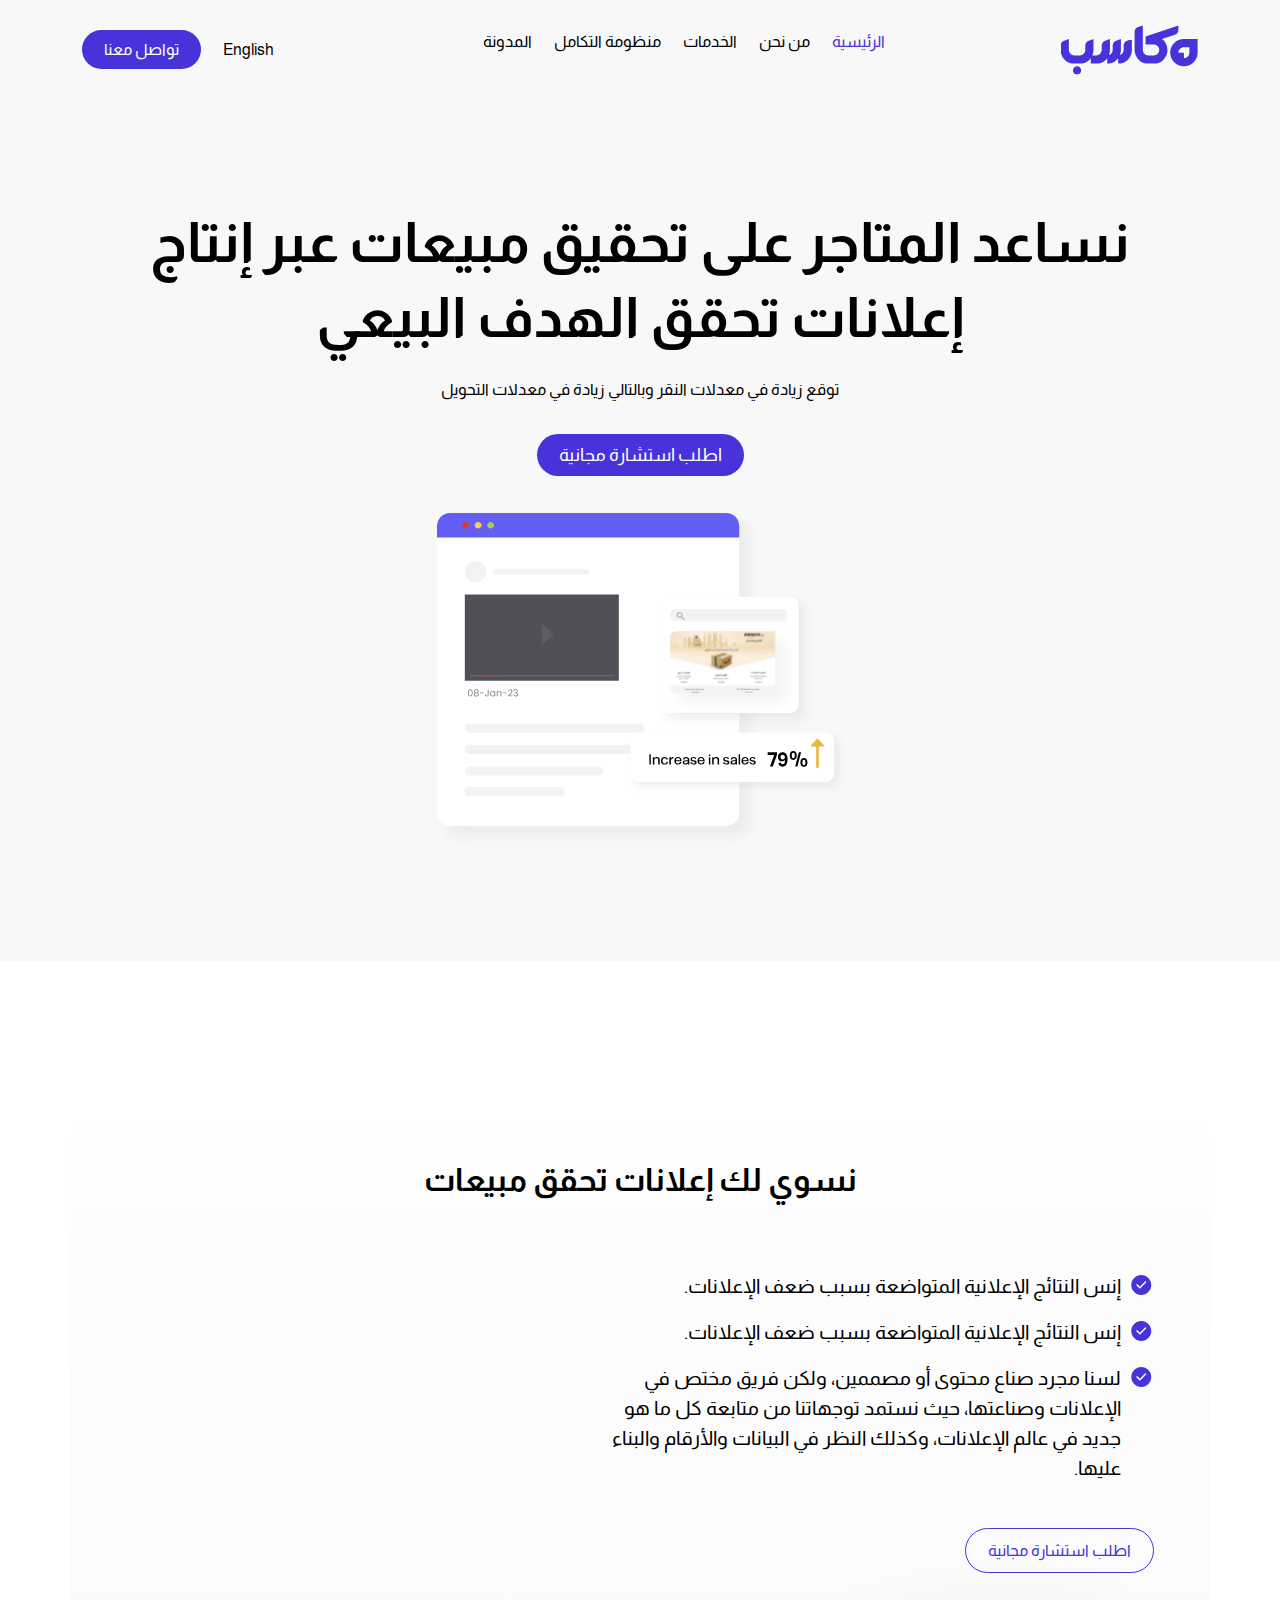
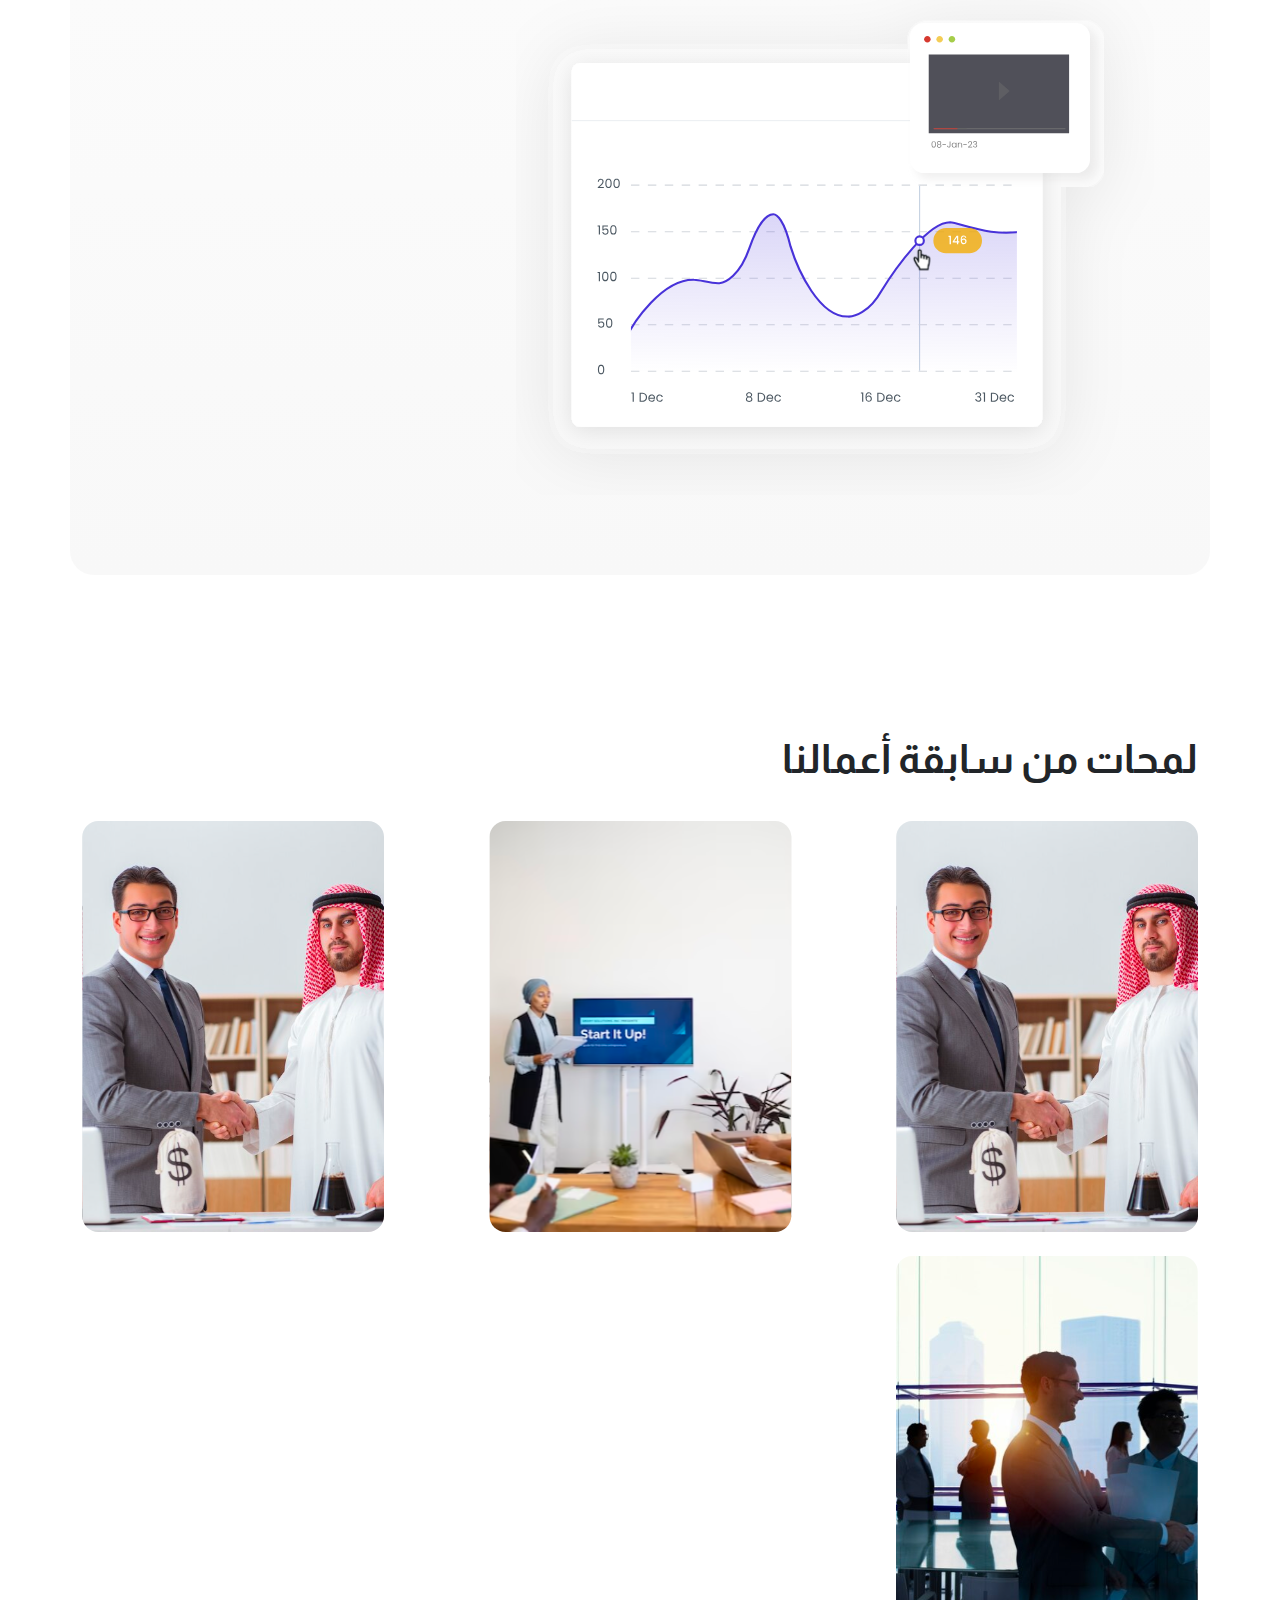
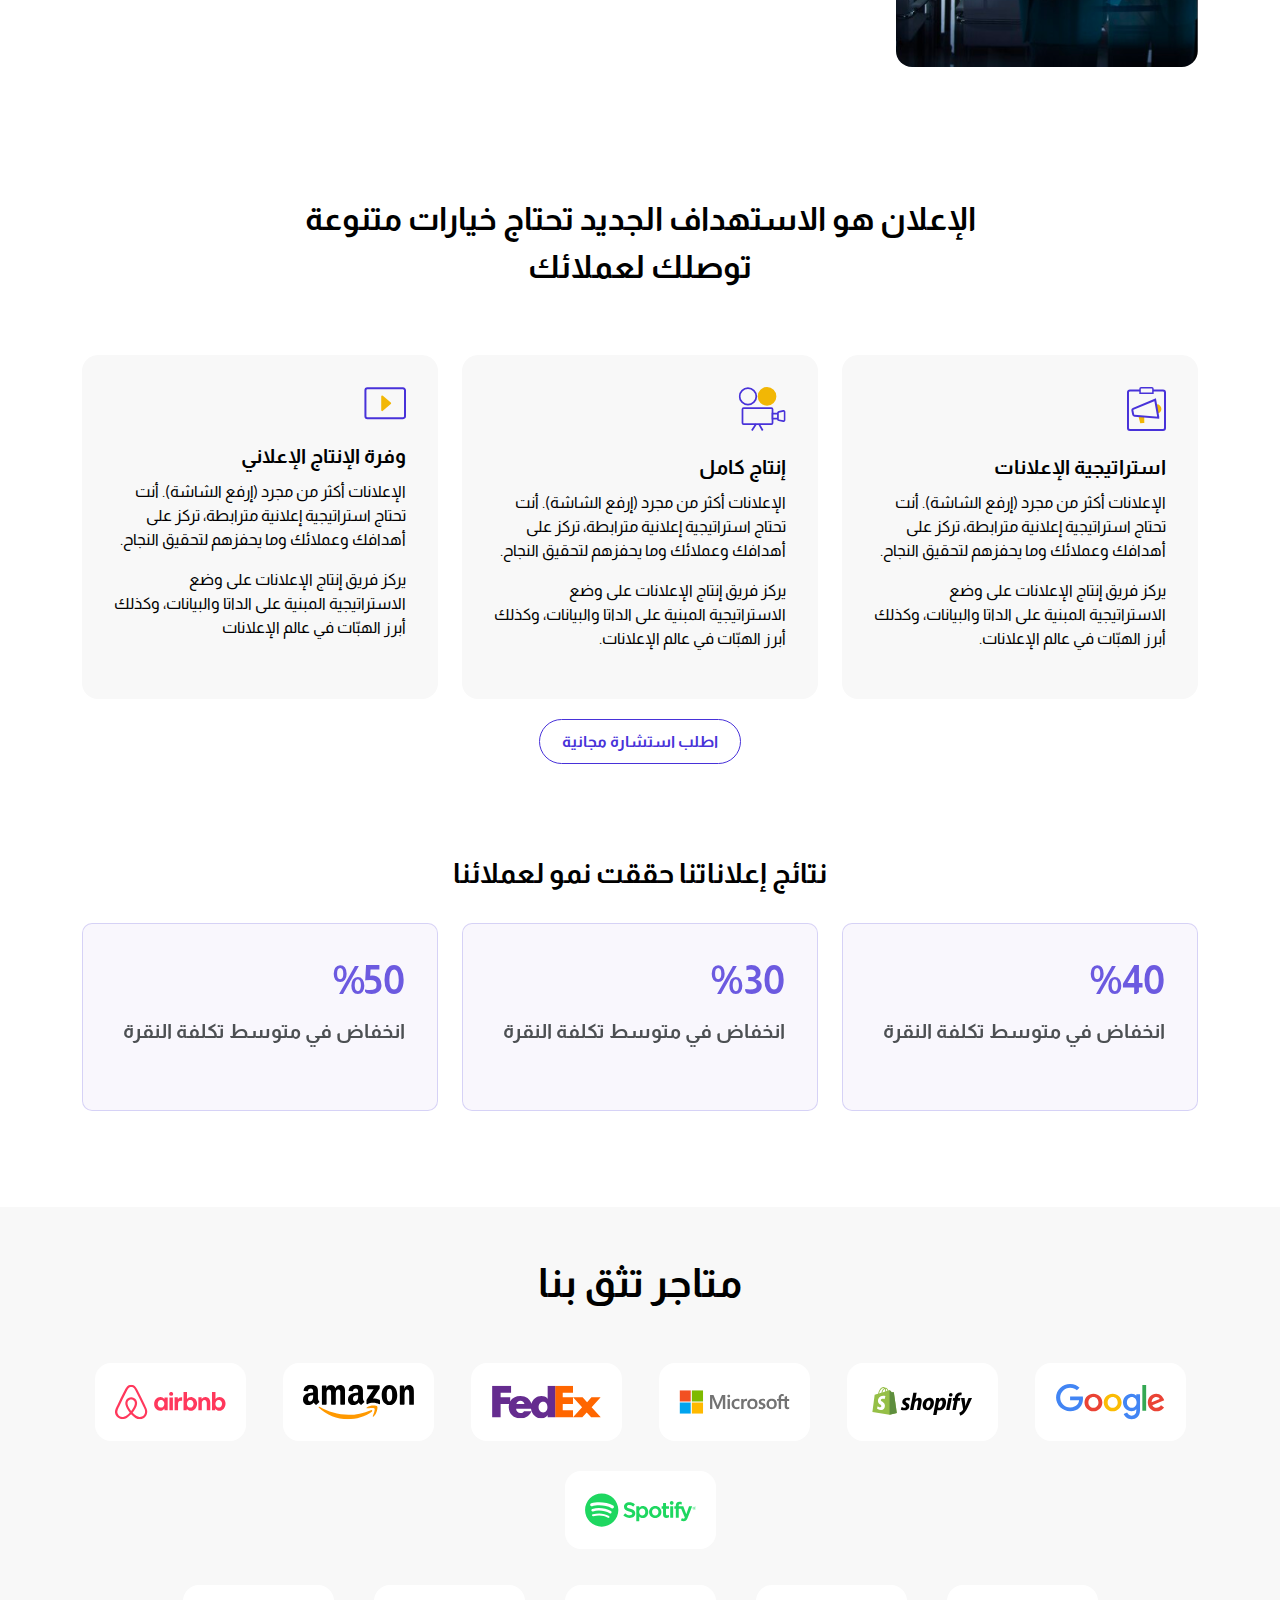
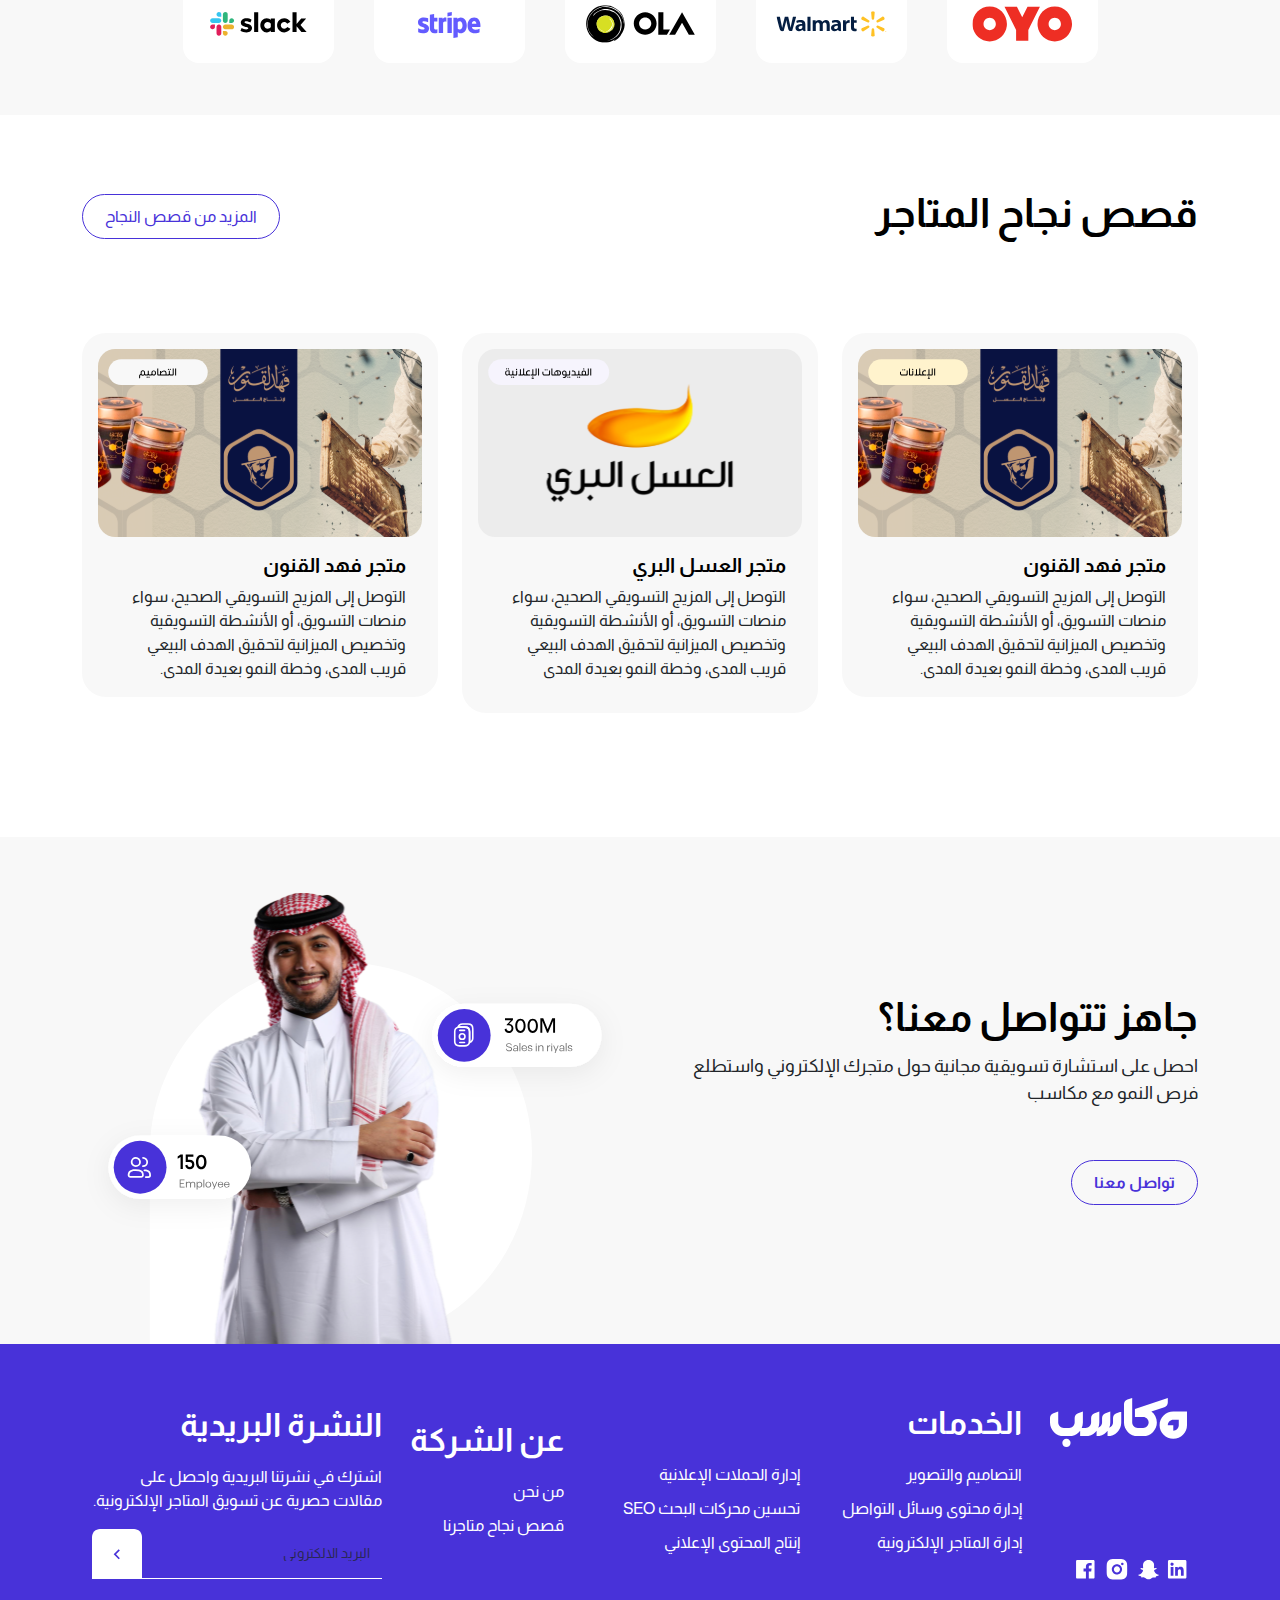
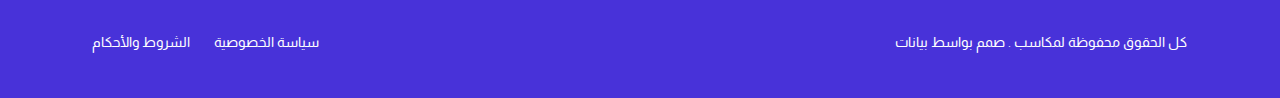
<file: src/pages/Ad-viretising-prodaction.html>
<!DOCTYPE html>
<html dir="rtl" lang="ar">
  <head>
    <meta charset="UTF-8"/>
    <meta name="viewport" content="width=device-width, initial-scale=1.0"/>
    <title>نساعد المتاجر الإلكترونية على تحقيق النمو.</title>
    <link rel="stylesheet" href="../static/Logo-icon.svg"/>
    <link rel="stylesheet" href="../Bootstrap/css/bootstrap.min.css"/>
    <link rel="stylesheet" href="../Font Awesome/css/all.min 3.29.16 PM.css"/>
    <link rel="stylesheet" href="../sass/app.css"/>
  </head>
  <body>
    <header>
      <div class="container"> 
        <div class="parent-header">
          <div class="navbar-lg">
            <div class="header-logo"> <img src="../static/Home-images/headre-logo.svg" alt="logo" title="logo"/></div>
            <nav> 
              <ul class="parent-element">
                <li class="element-item"><a class="element-link color-purple font-xs font-w-sm" href="../pages/index.html">الرئيسية</a></li>
                <li class="element-item"><a class="element-link font-xs font-w-sm color-darck" href="../pages/About.html">من نحن    </a></li>
                <li class="element-item"><a class="element-link font-xs font-w-sm color-darck" href="../pages/Ad-mngement-services.html">الخدمات      </a></li>
                <li class="element-item"><a class="element-link font-xs font-w-sm color-darck" href="../pages/Services.html">منظومة التكامل</a></li>
                <li class="element-item"><a class="element-link font-xs font-w-sm color-darck" href="../pages/system integration.html">المدونة</a></li>
              </ul>
            </nav>
            <div class="btns"> 
              <div class="btn-lng"> <a class="color-darck font-xs font-w-sm" href="#">English </a></div>
              <div class="btn-contact btn-primary"><a class="color-wight font-xs font-w-bold" href="#">تواصل معنا</a></div>
            </div>
          </div>
          <div class="navbar-sm d-block">
            <button class="navbar-toggler" type="button" data-bs-toggle="offcanvas" data-bs-target="#offcanvasNavbar" aria-controls="offcanvasNavbar" aria-label="Toggle navigation"><i class="fa-solid fa-bars fa-2xl" style="color: #000000;"></i></button>
            <div class="offcanvas bg-purple pt-3 offcanvas-end" id="offcanvasNavbar" tabindex="-1" aria-labelledby="offcanvasNavbarLabel">
              <div class="offcanvas-header">
                <div class="header-logo d-flex justify-content-between align-items-center">
                  <svg xmlns="http://www.w3.org/2000/svg" width="137" height="49" viewBox="0 0 137 49" fill="none">
                    <g clip-path="url(#clip0_1836_1903)">
                      <path d="M123.298 13.6094C115.731 13.6094 109.596 19.704 109.596 27.2242C109.596 30.9815 111.131 34.3852 113.609 36.8496C116.089 39.3112 119.513 40.8362 123.298 40.8362C127.083 40.8362 130.506 39.3112 132.987 36.8496C135.468 34.3852 137 30.9843 137 27.2242V13.6094H123.298ZM128.779 27.2242C128.779 28.7271 128.165 30.0891 127.172 31.0754C126.179 32.0617 124.808 32.6723 123.295 32.6723V27.2269H117.814C117.814 24.2183 120.269 21.7816 123.295 21.7816H128.777V27.2297L128.779 27.2242Z" fill="white"></path>
                      <path d="M71.2421 13.6149V24.5084C71.2421 25.4367 71.1503 26.3429 70.9696 27.2186C70.4245 29.8902 69.0951 32.2772 67.2263 34.1338C64.7484 36.5954 61.3221 38.1204 57.5371 38.1204V32.6778C57.1478 33.1917 56.7223 33.6779 56.2662 34.1338C53.7855 36.5954 50.362 38.1204 46.577 38.1204V32.6778C46.1876 33.1917 45.7621 33.6779 45.3061 34.1338C42.8281 36.5954 39.4019 38.1204 35.6169 38.1204H30.141V32.6695C29.7489 33.1862 29.3234 33.6752 28.8645 34.131C26.3838 36.5954 22.9603 38.1177 19.1753 38.1177H13.6994C9.91722 38.1177 6.48819 36.5954 4.01027 34.131C1.53236 31.6667 0 28.2657 0 24.5084V19.9554C0 17.7949 1.39331 15.8776 3.45684 15.1924L8.22078 13.6149V24.5084C8.22078 26.0113 8.83261 27.3734 9.82544 28.3569C10.8155 29.3432 12.1866 29.9538 13.7022 29.9538H19.1781C20.691 29.9538 22.0621 29.3432 23.0549 28.3569C24.0477 27.3734 24.6623 26.0113 24.6623 24.5084V19.9554C24.6623 17.7949 26.0556 15.8748 28.1192 15.1924L32.8831 13.6149V24.5084C32.8831 26.4451 32.4743 28.2851 31.7401 29.9538H35.6224C37.1353 29.9538 38.5064 29.3432 39.4992 28.3569C40.4921 27.3734 41.1067 26.0113 41.1067 24.5056V19.9526C41.1067 17.7922 42.5 15.8748 44.5607 15.1897L49.3247 13.6094V24.5056C49.3247 26.3373 48.9604 28.0834 48.2985 29.6775C49.1217 29.4095 49.8586 28.9509 50.4566 28.3569C51.4494 27.3734 52.064 26.0113 52.064 24.5056V19.9526C52.064 17.7922 53.4573 15.8721 55.5208 15.1897L60.2848 13.6121V24.5056C60.2848 26.3373 59.9205 28.0834 59.2586 29.6775C60.0818 29.4067 60.8187 28.9509 61.4167 28.3541C62.4095 27.3706 63.0241 26.0086 63.0241 24.5029V19.9499C63.0241 17.7894 64.4174 15.8693 66.481 15.1869L71.2449 13.6094L71.2421 13.6149Z" fill="white"></path>
                      <path d="M101.374 13.6093L114.356 9.31044C116.419 8.62804 117.813 6.70794 117.813 4.54747V0L84.9378 10.888V19.0519H93.1586C96.1844 19.0519 98.64 21.4914 98.64 24.5C98.64 26.0029 98.0254 27.365 97.0326 28.3485C96.0425 29.3348 94.6687 29.9454 93.1586 29.9454H87.6827C86.1698 29.9454 84.7987 29.3348 83.8087 28.3485C82.8159 27.365 82.2012 26.0002 82.2012 24.5V0L77.4373 1.57753C75.3738 2.25992 73.9805 4.18003 73.9805 6.34049V24.5C73.9805 28.2573 75.5156 31.661 77.9935 34.1254C80.4714 36.587 83.8977 38.112 87.6827 38.112H93.1586C96.9408 38.112 100.367 36.587 102.848 34.1254C105.326 31.6638 106.861 28.2601 106.861 24.5C106.861 20.0465 104.708 16.0902 101.379 13.6065L101.374 13.6093Z" fill="white"></path>
                      <path d="M16.4385 48.9948C18.7086 48.9948 20.5489 47.1666 20.5489 44.9115C20.5489 42.6563 18.7086 40.8281 16.4385 40.8281C14.1684 40.8281 12.3281 42.6563 12.3281 44.9115C12.3281 47.1666 14.1684 48.9948 16.4385 48.9948Z" fill="white"></path>
                    </g>
                    <defs>
                      <clipPath id="clip0_1836_1903">
                        <rect width="137" height="49" fill="white"></rect>
                      </clipPath>
                    </defs>
                  </svg>
                  <button class="btn-close" type="button" data-bs-dismiss="offcanvas" aria-label="Close"></button>
                </div>
                <div class="header-navbar-parent">
                  <ul class="header-navbar-list d-block">
                    <li class="element-item pb-4"><a class="element-link color-wight font-sm font-w-sm" href="../pages/index.html">الرئيسية</a></li>
                    <li class="element-item pb-4"><a class="element-link font-sm font-w-sm color-wight" href="../pages/About.html">من نحن</a></li>
                    <li class="element-item pb-4"><a class="element-link font-sm font-w-sm color-wight" href="../pages/Ad-mngement-services.html">الخدمات</a></li>
                    <li class="element-item pb-4"><a class="element-link font-sm font-w-sm color-wight" href="../pages/Services.html">منظومة التكامل</a></li>
                    <li class="element-item pb-4"><a class="element-link font-sm font-w-sm color-wight" href="../pages/system integration.html">المدونة</a></li>
                  </ul>
                </div>
              </div>
            </div>
          </div>
        </div>
      </div>
    </header>
    <section class="Ad-viresting-prodaction-intro">
      <div class="container"> 
        <div class="parent-intro"> 
          <div class="parent-content-element">
            <div class="elelment-title">    
              <h1 class="color-darck font-lg font-w-lg">نساعد المتاجر على تحقيق مبيعات عبر إنتاج إعلانات تحقق الهدف البيعي</h1>
            </div>
            <div class="element-text"> 
              <p class="color-darck font-xs font-w-sm">توقع زيادة في معدلات النقر وبالتالي زيادة في معدلات التحويل</p>
            </div>
            <div class="content-btn btn-primary"><a class="color wight font-smole font-w-sm bg-purple" href="#">اطلب استشارة مجانية</a></div>
          </div>
          <div class="content-img"><img src="../static/Ad-viretising-prodaction-images/intro.svg"/></div>
        </div>
      </div>
    </section>
    <section class="Making-advertisements">
      <div class="container"> 
        <div class="content-element">
          <div class="element-title"> 
            <h3 class="color-darck font-md font-w-lg text-center">نسوي لك إعلانات تحقق مبيعات</h3>
          </div>
        </div>
        <div class="parent-making-advertisements">
          <div class="parent-content">
            <div class="content-elelment">
              <div class="icon"> 
                <svg xmlns="http://www.w3.org/2000/svg" width="25" height="25" viewBox="0 0 25 25" fill="none">
                  <path d="M12.2734 2.875C6.76344 2.875 2.27344 7.365 2.27344 12.875C2.27344 18.385 6.76344 22.875 12.2734 22.875C17.7834 22.875 22.2734 18.385 22.2734 12.875C22.2734 7.365 17.7834 2.875 12.2734 2.875ZM17.0534 10.575L11.3834 16.245C11.2434 16.385 11.0534 16.465 10.8534 16.465C10.6534 16.465 10.4634 16.385 10.3234 16.245L7.49344 13.415C7.20344 13.125 7.20344 12.645 7.49344 12.355C7.78344 12.065 8.26344 12.065 8.55344 12.355L10.8534 14.655L15.9934 9.515C16.2834 9.225 16.7634 9.225 17.0534 9.515C17.3434 9.805 17.3434 10.275 17.0534 10.575Z" fill="#4832D9"></path>
                </svg>
              </div>
              <div class="element-text"> 
                <p class="color-darck font-sm font-w-sm">إنس النتائج الإعلانية المتواضعة بسبب ضعف الإعلانات.</p>
              </div>
            </div>
            <div class="content-elelment">  
              <div class="icon"> 
                <svg xmlns="http://www.w3.org/2000/svg" width="25" height="25" viewBox="0 0 25 25" fill="none">
                  <path d="M12.2734 2.875C6.76344 2.875 2.27344 7.365 2.27344 12.875C2.27344 18.385 6.76344 22.875 12.2734 22.875C17.7834 22.875 22.2734 18.385 22.2734 12.875C22.2734 7.365 17.7834 2.875 12.2734 2.875ZM17.0534 10.575L11.3834 16.245C11.2434 16.385 11.0534 16.465 10.8534 16.465C10.6534 16.465 10.4634 16.385 10.3234 16.245L7.49344 13.415C7.20344 13.125 7.20344 12.645 7.49344 12.355C7.78344 12.065 8.26344 12.065 8.55344 12.355L10.8534 14.655L15.9934 9.515C16.2834 9.225 16.7634 9.225 17.0534 9.515C17.3434 9.805 17.3434 10.275 17.0534 10.575Z" fill="#4832D9"></path>
                </svg>
              </div>
              <div class="element-text"> 
                <p class="color-darck font-sm font-w-sm">إنس النتائج الإعلانية المتواضعة بسبب ضعف الإعلانات.</p>
              </div>
            </div>
            <div class="content-elelment">  
              <div class="icon"> 
                <svg xmlns="http://www.w3.org/2000/svg" width="25" height="25" viewBox="0 0 25 25" fill="none">
                  <path d="M12.2734 2.875C6.76344 2.875 2.27344 7.365 2.27344 12.875C2.27344 18.385 6.76344 22.875 12.2734 22.875C17.7834 22.875 22.2734 18.385 22.2734 12.875C22.2734 7.365 17.7834 2.875 12.2734 2.875ZM17.0534 10.575L11.3834 16.245C11.2434 16.385 11.0534 16.465 10.8534 16.465C10.6534 16.465 10.4634 16.385 10.3234 16.245L7.49344 13.415C7.20344 13.125 7.20344 12.645 7.49344 12.355C7.78344 12.065 8.26344 12.065 8.55344 12.355L10.8534 14.655L15.9934 9.515C16.2834 9.225 16.7634 9.225 17.0534 9.515C17.3434 9.805 17.3434 10.275 17.0534 10.575Z" fill="#4832D9"></path>
                </svg>
              </div>
              <div class="element-text"> 
                <p class="color-darck font-sm font-w-sm">لسنا مجرد صناع محتوى أو مصممين، ولكن فريق مختص في الإعلانات وصناعتها، حيث نستمد توجهاتنا من متابعة كل ما هو جديد في عالم الإعلانات، وكذلك النظر في البيانات والأرقام والبناء عليها.</p>
              </div>
            </div>
            <div class="content-btn btn-outline"><a class="color-wifgt font-xs.font-w-md" href="#"> اطلب استشارة مجانية</a></div>
          </div>
          <div class="content-img"> <img class="img-fluid" src="../static/Ad-viretising-prodaction-images/make-advertisements.svg" alt=""/></div>
        </div>
      </div>
    </section>
    <section class="Glimpses-of-our-previous-work">
      <div class="container"> 
        <div class="content-element"> 
          <div class="element-title"> 
            <h3 class="color-darcl font-bold font-w-lg">لمحات من سابقة أعمالنا</h3>
          </div>
        </div>
        <div class="parent-content-img"> 
          <div class="content-img pb-4"><img class="img-fluid" src="../static/Ad-viretising-prodaction-images/img-card-one.svg" alt=""/></div>
          <div class="content-img pb-4"><img class="img-fluid" src="../static/Ad-viretising-prodaction-images/img-card-tow .svg" alt=""/></div>
          <div class="content-img pb-4"><img class="img-fluid" src="../static/Ad-viretising-prodaction-images/img-card-one.svg" alt=""/></div>
          <div class="content-img pb-4"> <img class="img-fluid" src="../static/Ad-viretising-prodaction-images/img-card-four.svg" alt=""/></div>
        </div>
      </div>
    </section>
    <section class="Benefits-of-advertising pb-5">
      <div class="container"> 
        <div class="content-element-title"> 
          <h3 class="color-darck font-md font-w-lg text-center line-md mt-4 pb-3">الإعلان هو الاستهداف الجديد تحتاج خيارات متنوعة توصلك لعملائك</h3>
        </div>
        <div class="row mt-5">
          <div class="col-lg-4 col-md-6 pb-4 d-flex"> 
            <div class="theCard"> 
              <div class="theCadr-img pb-4">
                <svg xmlns="http://www.w3.org/2000/svg" width="40" height="44" viewBox="0 0 40 44" fill="none">
                  <g clip-path="url(#clip0_617_3556)">
                    <path d="M17.5496 35.2884L14.8296 35.4784L12.5996 26.5584L17.3796 25.8984L17.5496 35.2884Z" fill="#F2B705" stroke="#F2B705" stroke-width="1.52" stroke-miterlimit="10"></path>
                    <path d="M30.8183 25.7772C32.9335 25.7772 34.6483 24.0624 34.6483 21.9472C34.6483 19.8319 32.9335 18.1172 30.8183 18.1172C28.703 18.1172 26.9883 19.8319 26.9883 21.9472C26.9883 24.0624 28.703 25.7772 30.8183 25.7772Z" fill="#F2B705" stroke="#F2B705" stroke-width="1.52" stroke-miterlimit="10"></path>
                    <path d="M32.219 29.7487L29.149 12.7188L7.13901 21.8688C6.55901 22.1088 6.23901 22.7188 6.35901 23.3287L7.20901 27.6287C7.32901 28.2187 7.82901 28.6588 8.43901 28.6888L32.219 30.7388V29.7487Z" fill="#F8F8F8" stroke="#4832D9" stroke-width="2" stroke-miterlimit="10"></path>
                    <path d="M36.9985 3.48047H3.97852C2.87395 3.48047 1.97852 4.3759 1.97852 5.48047V40.9205C1.97852 42.025 2.87395 42.9205 3.97852 42.9205H36.9985C38.1031 42.9205 38.9985 42.025 38.9985 40.9205V5.48047C38.9985 4.3759 38.1031 3.48047 36.9985 3.48047Z" stroke="#4832D9" stroke-width="2" stroke-miterlimit="10"></path>
                    <path d="M15.0488 0.75H25.9288C26.4788 0.75 26.9288 1.2 26.9288 1.75V6.24H14.0488V1.75C14.0488 1.2 14.4988 0.75 15.0488 0.75Z" fill="#F8F8F8" stroke="#4832D9" stroke-width="1.5" stroke-miterlimit="10"></path>
                  </g>
                  <defs>
                    <clipPath id="clip0_617_3556">
                      <rect width="39.02" height="43.92" fill="white" transform="translate(0.978516)"></rect>
                    </clipPath>
                  </defs>
                </svg>
              </div>
              <div class="theCard-content"> 
                <div class="content-title"> 
                  <h4 class="color-darck font-sm font-w-md pb-1">استراتيجية الإعلانات</h4>
                </div>
                <div class="content-text">  
                  <p class="color-darck font-xs font-w-sm">الإعلانات أكثر من مجرد (إرفع الشاشة). أنت تحتاج استراتيجية إعلانية مترابطة، تركز على أهدافك وعملائك وما يحفزهم لتحقيق النجاح.</p>
                  <p class="color-darck font-xs font-w-sm">يركز فريق إنتاج الإعلانات على وضع الاستراتيجية المبنية على الداتا والبيانات، وكذلك أبرز الهبّات في عالم الإعلانات.</p>
                </div>
              </div>
            </div>
          </div>
          <div class="col-lg-4 col-md-6 pb-4 d-flex"> 
            <div class="theCard"> 
              <div class="theCadr-img pb-4">
                <svg xmlns="http://www.w3.org/2000/svg" width="48" height="44" viewBox="0 0 48 44" fill="none">
                  <g clip-path="url(#clip0_617_3542)">
                    <path d="M33.3984 21.0312H5.61538C4.9929 21.0312 4.48828 21.5319 4.48828 22.1494V35.9476C4.48828 36.5652 4.9929 37.0658 5.61538 37.0658H33.3984C34.0208 37.0658 34.5255 36.5652 34.5255 35.9476V22.1494C34.5255 21.5319 34.0208 21.0312 33.3984 21.0312Z" fill="#F8F8F8" stroke="#4832D9" stroke-width="1.74" stroke-miterlimit="10"></path>
                    <path d="M42.663 26.5234H34.5254V31.5664H42.663V26.5234Z" fill="#F8F8F8" stroke="#4832D9" stroke-width="1.74" stroke-miterlimit="10"></path>
                    <path d="M46.6869 25.0582V33.042C46.6869 33.7464 46.0331 34.2719 45.3343 34.1378L40.8372 33.2432C40.3075 33.1426 39.9355 32.6841 39.9355 32.1474V25.9528C39.9355 25.416 40.3188 24.9576 40.8372 24.8569L45.3343 23.9624C46.0331 23.8282 46.6869 24.3538 46.6869 25.0582Z" fill="#F8F8F8" stroke="#4832D9" stroke-width="1.74" stroke-miterlimit="10"></path>
                    <path d="M29.0363 17.6437C33.6364 17.6437 37.3655 13.9441 37.3655 9.38047C37.3655 4.81678 33.6364 1.11719 29.0363 1.11719C24.4362 1.11719 20.707 4.81678 20.707 9.38047C20.707 13.9441 24.4362 17.6437 29.0363 17.6437Z" fill="#F2B705" stroke="#F2B705" stroke-width="2" stroke-miterlimit="10"></path>
                    <path d="M9.96597 17.6437C14.5661 17.6437 18.2952 13.9441 18.2952 9.38047C18.2952 4.81678 14.5661 1.11719 9.96597 1.11719C5.36585 1.11719 1.63672 4.81678 1.63672 9.38047C1.63672 13.9441 5.36585 17.6437 9.96597 17.6437Z" fill="#F8F8F8" stroke="#4832D9" stroke-width="1.74" stroke-miterlimit="10"></path>
                    <path d="M18.1148 37.0664L13.877 43.4623" stroke="#4832D9" stroke-width="1.74" stroke-miterlimit="10"></path>
                    <path d="M21.0469 37.0664L24.6761 43.4623" stroke="#4832D9" stroke-width="1.74" stroke-miterlimit="10"></path>
                  </g>
                  <defs>
                    <clipPath id="clip0_617_3542">
                      <rect width="47" height="44" fill="white" transform="translate(0.667969)"></rect>
                    </clipPath>
                  </defs>
                </svg>
              </div>
              <div class="theCard-content"> 
                <div class="content-title"> 
                  <h4 class="color-darck font-sm font-w-md pb-1">إنتاج كامل</h4>
                </div>
                <div class="content-text">  
                  <p class="color-darck font-xs font-w-sm">الإعلانات أكثر من مجرد (إرفع الشاشة). أنت تحتاج استراتيجية إعلانية مترابطة، تركز على أهدافك وعملائك وما يحفزهم لتحقيق النجاح.</p>
                  <p class="color-darck font-xs font-w-sm">يركز فريق إنتاج الإعلانات على وضع الاستراتيجية المبنية على الداتا والبيانات، وكذلك أبرز الهبّات في عالم الإعلانات.</p>
                </div>
              </div>
            </div>
          </div>
          <div class="col-lg-4 col-md-6 pb-4 d-flex"> 
            <div class="theCard"> 
              <div class="theCadr-img pb-4">
                <svg xmlns="http://www.w3.org/2000/svg" width="42" height="33" viewBox="0 0 42 33" fill="none">
                  <path d="M1.42383 3.35015L1.42383 29.1602C1.42383 30.2647 2.31926 31.1602 3.42383 31.1602L39.0038 31.1602C40.1084 31.1602 41.0038 30.2647 41.0038 29.1602V3.35015C41.0038 2.24558 40.1084 1.35015 39.0038 1.35015L3.42383 1.35015C2.31926 1.35015 1.42383 2.24558 1.42383 3.35015Z" fill="#F8F8F8" stroke="#4832D9" stroke-width="2" stroke-miterlimit="10"></path>
                  <path d="M18.2129 9.41016L26.1229 16.2602L18.2129 23.1002V9.41016Z" fill="#F2B705" stroke="#F2B705" stroke-width="2" stroke-linecap="round" stroke-linejoin="round"></path>
                </svg>
              </div>
              <div class="theCard-content"> 
                <div class="content-title"> 
                  <h4 class="color-darck font-sm font-w-md pb-1">وفرة الإنتاج الإعلاني</h4>
                </div>
                <div class="content-text">  
                  <p class="color-darck font-xs font-w-sm">الإعلانات أكثر من مجرد (إرفع الشاشة). أنت تحتاج استراتيجية إعلانية مترابطة، تركز على أهدافك وعملائك وما يحفزهم لتحقيق النجاح.</p>
                  <p class="color-darck font-xs font-w-sm">يركز فريق إنتاج الإعلانات على وضع الاستراتيجية المبنية على الداتا والبيانات، وكذلك أبرز الهبّات في عالم الإعلانات</p>
                </div>
              </div>
            </div>
          </div>
          <div class="btn m-auto btn-outline"><a class="color-purple font-xs font-w-md" href="#">اطلب استشارة مجانية</a></div>
        </div>
      </div>
    </section>
    <section class="Our-advertising-results pt-5 pb-5">
      <div class="container"> 
        <div class="content-title mt-4p pb-4">
          <h3 class="color-darck font-bod font-w-lg text-center">نتائج إعلاناتنا حققت نمو لعملائنا </h3>
        </div>
        <div class="Prent-theCards pb-5"> 
          <div class="theCard"> 
            <div class="theCrad-content"> 
              <div class="content-title pb-1"> 
                <h2 class="color-purple font-bold font-w-lg">%40</h2>
              </div>
              <div class="content-text"> 
                <p class="color-ddarck font-sm font-w-md">انخفاض في متوسط تكلفة النقرة </p>
              </div>
            </div>
          </div>
          <div class="theCard"> 
            <div class="theCrad-content"> 
              <div class="content-title pb-1"> 
                <h2 class="color-purple font-bold font-w-lg">%30</h2>
              </div>
              <div class="content-text"> 
                <p class="color-ddarck font-sm font-w-md">انخفاض في متوسط تكلفة النقرة    </p>
              </div>
            </div>
          </div>
          <div class="theCard"> 
            <div class="theCrad-content"> 
              <div class="content-title pb-1"> 
                <h2 class="color-purple font-bold font-w-lg">%50</h2>
              </div>
              <div class="content-text"> 
                <p class="color-ddarck font-sm font-w-md">انخفاض في متوسط تكلفة النقرة    </p>
              </div>
            </div>
          </div>
        </div>
      </div>
    </section>
    <section class="Stores-trust-us">
      <div class="container"> 
        <div class="content-title"> 
          <h3 class="color-darck font-bold font-w-lg text-center pb-5">متاجر تثق بنا</h3>
        </div>
        <div class="Stores pb-3">
          <div class="Store">
            <svg xmlns="http://www.w3.org/2000/svg" width="91" height="30" viewBox="0 0 91 30" fill="none">
              <g clip-path="url(#clip0_617_3422)">
                <path d="M38.8155 15.385C38.8155 19.5491 35.5316 22.6176 31.5015 22.6176C27.4714 22.6176 24.1875 19.5491 24.1875 15.385C24.1875 11.1915 27.4714 8.15234 31.5015 8.15234C35.5316 8.15234 38.8155 11.1915 38.8155 15.385ZM35.6138 15.385C35.6138 12.7828 33.7105 11.0023 31.5015 11.0023C29.2925 11.0023 27.3892 12.7828 27.3892 15.385C27.3892 17.961 29.2925 19.7676 31.5015 19.7676C33.7105 19.7676 35.6138 17.9578 35.6138 15.385Z" fill="#EA4335"></path>
                <path d="M54.5929 15.385C54.5929 19.5491 51.309 22.6176 47.2789 22.6176C43.2488 22.6176 39.9648 19.5491 39.9648 15.385C39.9648 11.1947 43.2488 8.15234 47.2789 8.15234C51.309 8.15234 54.5929 11.1915 54.5929 15.385ZM51.3911 15.385C51.3911 12.7828 49.4879 11.0023 47.2789 11.0023C45.0699 11.0023 43.1666 12.7828 43.1666 15.385C43.1666 17.961 45.0699 19.7676 47.2789 19.7676C49.4879 19.7676 51.3911 17.9578 51.3911 15.385Z" fill="#FBBC05"></path>
                <path d="M69.7155 8.5893V21.5741C69.7155 26.9154 66.54 29.0969 62.786 29.0969C59.2523 29.0969 57.1255 26.7523 56.3234 24.835L59.111 23.6839C59.6073 24.861 60.8236 26.2502 62.7828 26.2502C65.1857 26.2502 66.6748 24.7795 66.6748 22.011V20.9708H66.563C65.8464 21.848 64.4658 22.6143 62.7236 22.6143C59.0781 22.6143 55.7383 19.4643 55.7383 15.411C55.7383 11.3284 59.0781 8.15234 62.7236 8.15234C64.4625 8.15234 65.8431 8.91865 66.563 9.76973H66.6748V8.59256H69.7155V8.5893ZM66.9016 15.411C66.9016 12.8643 65.189 11.0023 63.0096 11.0023C60.8006 11.0023 58.9499 12.8643 58.9499 15.411C58.9499 17.9317 60.8006 19.7676 63.0096 19.7676C65.189 19.7676 66.9016 17.9317 66.9016 15.411Z" fill="#4285F4"></path>
                <path d="M74.7283 0.976562V22.1722H71.6055V0.976562H74.7283Z" fill="#34A853"></path>
                <path d="M86.897 17.7647L89.3821 19.4082C88.5801 20.5854 86.6472 22.6137 83.3074 22.6137C79.1655 22.6137 76.0723 19.4376 76.0723 15.381C76.0723 11.08 79.1918 8.14844 82.9491 8.14844C86.7326 8.14844 88.5833 11.1354 89.1882 12.7495L89.5202 13.5713L79.7737 17.5756C80.5198 19.0267 81.6802 19.7669 83.3074 19.7669C84.9378 19.7669 86.0686 18.9713 86.897 17.7647ZM79.2477 15.1626L85.7629 12.4789C85.4046 11.5756 84.3264 10.9463 83.0576 10.9463C81.4304 10.9463 79.1655 12.3713 79.2477 15.1626Z" fill="#EA4335"></path>
                <path d="M12.365 13.5023V10.4339H22.7887C22.8906 10.9686 22.9432 11.6013 22.9432 12.286C22.9432 14.5882 22.3088 17.435 20.2641 19.4632C18.2754 21.5176 15.7344 22.6132 12.3683 22.6132C6.12918 22.6132 0.882812 17.5719 0.882812 11.3828C0.882812 5.19365 6.12918 0.152344 12.3683 0.152344C15.8198 0.152344 18.2787 1.49582 20.1261 3.24691L17.9434 5.41213C16.6186 4.17952 14.8238 3.22082 12.365 3.22082C7.80894 3.22082 4.24562 6.86321 4.24562 11.3828C4.24562 15.9023 7.80894 19.5447 12.365 19.5447C15.3202 19.5447 17.0032 18.3676 18.0814 17.298C18.9558 16.4306 19.5311 15.1915 19.7579 13.4991L12.365 13.5023Z" fill="#4285F4"></path>
              </g>
              <defs>
                <clipPath id="clip0_617_3422">
                  <rect width="89.4118" height="30" fill="white" transform="translate(0.765625)"></rect>
                </clipPath>
              </defs>
            </svg>
          </div>
          <div class="Store">
            <svg xmlns="http://www.w3.org/2000/svg" width="100" height="38" viewBox="0 0 100 38" fill="none">
              <path d="M21.3784 9.40719C21.3585 9.2671 21.2391 9.18704 21.1395 9.18704C21.04 9.18704 19.0694 9.14702 19.0694 9.14702C19.0694 9.14702 17.4172 7.54596 17.258 7.36584C17.0987 7.20573 16.7803 7.24576 16.6608 7.28579C16.6608 7.28579 16.3423 7.38585 15.8248 7.54596C15.7452 7.26577 15.6058 6.92555 15.4267 6.56531C14.8494 5.44457 13.9736 4.84417 12.9385 4.84417C12.8589 4.84417 12.7992 4.84417 12.7196 4.86419C12.6797 4.82416 12.6598 4.78413 12.62 4.76412C12.1622 4.2838 11.585 4.04364 10.8883 4.06366C9.5546 4.10368 8.22093 5.08433 7.12614 6.80547C6.36973 8.02628 5.79248 9.54728 5.61333 10.7281C4.08061 11.2084 3.00572 11.5486 2.96591 11.5486C2.1896 11.7888 2.16969 11.8088 2.07016 12.5493C2.03035 13.1096 0 28.9001 0 28.9001L17.039 31.862L24.4239 30.0208C24.404 30.0208 21.3983 9.54728 21.3784 9.40719ZM14.9689 7.82614C14.5708 7.94622 14.1328 8.08632 13.6551 8.24642C13.6551 7.56597 13.5556 6.60534 13.257 5.80481C14.2722 5.96491 14.7698 7.12568 14.9689 7.82614ZM12.7594 8.50659C11.8636 8.78678 10.8883 9.08698 9.9129 9.38718C10.1916 8.32648 10.7091 7.28579 11.3461 6.58532C11.5849 6.32515 11.9233 6.04497 12.3015 5.88486C12.6997 6.66538 12.7793 7.7661 12.7594 8.50659ZM10.9281 4.96425C11.2466 4.96425 11.5053 5.02429 11.7243 5.1844C11.366 5.36452 11.0077 5.6447 10.6892 6.00494C9.83327 6.92555 9.17639 8.34649 8.91762 9.7274C8.1015 9.98757 7.30529 10.2277 6.58869 10.4479C7.06642 8.26644 8.87781 5.02429 10.9281 4.96425Z" fill="#95BF47"></path>
              <path d="M21.1396 9.1869C21.0401 9.1869 19.0694 9.14687 19.0694 9.14687C19.0694 9.14687 17.4173 7.54581 17.258 7.36569C17.1983 7.30565 17.1187 7.26562 17.0391 7.26562V31.8619L24.424 30.0207C24.424 30.0207 21.4183 9.54713 21.3983 9.40704C21.3585 9.26695 21.2391 9.1869 21.1396 9.1869Z" fill="#5E8E3E"></path>
              <path d="M12.9391 13.0118L12.0832 16.2339C12.0832 16.2339 11.1278 15.7936 9.99315 15.8737C8.32109 15.9738 8.32109 17.0345 8.32109 17.2946C8.42062 18.7356 12.1827 19.0558 12.4017 22.438C12.5609 25.0998 11.0083 26.921 8.7391 27.0611C6.03197 27.2012 4.53906 25.6001 4.53906 25.6001L5.11632 23.1385C5.11632 23.1385 6.62913 24.2793 7.82346 24.1992C8.59977 24.1592 8.89835 23.4987 8.85854 23.0584C8.7391 21.1772 5.67367 21.2973 5.47462 18.1952C5.31537 15.5935 7.00733 12.9718 10.7496 12.7316C12.2026 12.6316 12.9391 13.0118 12.9391 13.0118Z" fill="white"></path>
              <path d="M34.4176 19.8735C33.5617 19.4132 33.1238 19.0129 33.1238 18.4726C33.1238 17.7921 33.7408 17.3518 34.6963 17.3518C35.811 17.3518 36.8063 17.8122 36.8063 17.8122L37.5826 15.4106C37.5826 15.4106 36.866 14.8502 34.756 14.8502C31.81 14.8502 29.7597 16.5513 29.7597 18.9329C29.7597 20.2938 30.7152 21.3145 31.9891 22.055C33.0242 22.6353 33.3825 23.0556 33.3825 23.676C33.3825 24.3165 32.865 24.8368 31.9095 24.8368C30.4962 24.8368 29.1427 24.0963 29.1427 24.0963L28.3066 26.4979C28.3066 26.4979 29.5408 27.3384 31.6308 27.3384C34.6565 27.3384 36.8461 25.8375 36.8461 23.1357C36.8262 21.6747 35.7314 20.634 34.4176 19.8735Z" fill="black"></path>
              <path d="M46.4803 14.8103C44.9874 14.8103 43.813 15.5308 42.9173 16.6115L42.8775 16.5915L44.1713 9.78702H40.8073L37.5229 27.1185H40.8869L42.0016 21.1946C42.4395 18.9531 43.5941 17.5722 44.669 17.5722C45.4254 17.5722 45.7239 18.0925 45.7239 18.833C45.7239 19.2933 45.6841 19.8737 45.5846 20.334L44.3107 27.1185H47.6747L48.9884 20.1138C49.1278 19.3734 49.2273 18.4928 49.2273 17.8924C49.2472 15.9711 48.2519 14.8103 46.4803 14.8103Z" fill="black"></path>
              <path d="M56.8707 14.81C52.81 14.81 50.1228 18.4925 50.1228 22.5952C50.1228 25.2169 51.7351 27.3383 54.7607 27.3383C58.7418 27.3383 61.429 23.756 61.429 19.5532C61.4489 17.1316 60.0356 14.81 56.8707 14.81ZM55.2185 24.7566C54.064 24.7566 53.5863 23.776 53.5863 22.5352C53.5863 20.5939 54.5816 17.4318 56.4129 17.4318C57.6072 17.4318 58.0053 18.4725 58.0053 19.4731C58.0053 21.5545 56.9901 24.7566 55.2185 24.7566Z" fill="black"></path>
              <path d="M70.0684 14.81C67.7992 14.81 66.5054 16.8314 66.5054 16.8314H66.4655L66.6646 15.0102H63.6788C63.5395 16.231 63.2608 18.1122 63.002 19.5132L60.6532 31.9214H64.0172L64.9527 26.898H65.0324C65.0324 26.898 65.729 27.3383 67.003 27.3383C70.9642 27.3383 73.5519 23.2556 73.5519 19.1329C73.5519 16.8514 72.5367 14.81 70.0684 14.81ZM66.8438 24.7966C65.9679 24.7966 65.4504 24.2963 65.4504 24.2963L66.0077 21.1342C66.4058 19.0128 67.5006 17.6119 68.6751 17.6119C69.7101 17.6119 70.0286 18.5725 70.0286 19.4731C70.0286 21.6746 68.7348 24.7966 66.8438 24.7966Z" fill="black"></path>
              <path d="M78.3684 9.94705C77.2935 9.94705 76.4376 10.8076 76.4376 11.9084C76.4376 12.909 77.0746 13.6095 78.03 13.6095H78.0698C79.1248 13.6095 80.0205 12.889 80.0405 11.6482C80.0405 10.6675 79.3836 9.94705 78.3684 9.94705Z" fill="black"></path>
              <path d="M73.651 27.0983H77.015L79.3042 15.0903H75.9203L73.651 27.0983Z" fill="black"></path>
              <path d="M87.8832 15.0705H85.5344L85.6538 14.5102C85.8528 13.3494 86.5296 12.3287 87.6642 12.3287C88.2614 12.3287 88.7391 12.5088 88.7391 12.5088L89.396 9.84707C89.396 9.84707 88.8188 9.54688 87.5647 9.54688C86.3704 9.54688 85.1761 9.8871 84.2604 10.6676C83.1059 11.6483 82.5685 13.0692 82.3097 14.5102L82.2102 15.0705H80.6376L80.14 17.6322H81.7125L79.921 27.1185H83.285L85.0765 17.6322H87.4055L87.8832 15.0705Z" fill="black"></path>
              <path d="M96.0044 15.0903C96.0044 15.0903 93.8945 20.4339 92.9589 23.3558H92.9191C92.8594 22.4152 92.0831 15.0903 92.0831 15.0903H88.5399L90.5703 26.1176C90.6101 26.3578 90.5902 26.5179 90.4906 26.678C90.0925 27.4385 89.4356 28.179 88.6593 28.7194C88.0224 29.1797 87.3058 29.4799 86.7484 29.68L87.684 32.5619C88.3608 32.4218 89.7939 31.8414 90.9883 30.7207C92.521 29.2797 93.9542 27.0382 95.4073 23.9962L99.5277 15.0903H96.0044Z" fill="black"></path>
            </svg>
          </div>
          <div class="Store">
            <svg xmlns="http://www.w3.org/2000/svg" width="116" height="26" viewBox="0 0 116 26" fill="none">
              <g clip-path="url(#clip0_617_3411)">
                <path d="M41.118 14.8507L40.4336 16.778H40.3766C40.2625 16.3434 40.0534 15.682 39.7112 14.8884L36.0422 5.7242H32.4492V20.3303H34.8255V11.3172C34.8255 10.7504 34.8255 10.1079 34.8065 9.31432C34.7875 8.91751 34.7495 8.61519 34.7305 8.38844H34.7875C34.9016 8.95531 35.0346 9.371 35.1297 9.63554L39.5401 20.2925H41.2131L45.5855 9.54106C45.6805 9.29542 45.7756 8.80414 45.8706 8.38844H45.9277C45.8706 9.46548 45.8326 10.4291 45.8136 11.0149V20.2736H48.342V5.68641H44.8821L41.118 14.8507ZM50.7373 9.8056H53.2087V20.2736H50.7373V9.8056ZM51.992 5.38408C51.5738 5.38408 51.2316 5.53525 50.9464 5.79978C50.6613 6.06432 50.5092 6.40443 50.5092 6.82013C50.5092 7.21693 50.6613 7.55705 50.9464 7.82158C51.2316 8.08612 51.5738 8.21839 51.992 8.21839C52.4103 8.21839 52.7715 8.06722 53.0376 7.82158C53.3228 7.55705 53.4749 7.21693 53.4749 6.82013C53.4749 6.42333 53.3228 6.08321 53.0376 5.79978C52.7905 5.53525 52.4293 5.38408 51.992 5.38408ZM61.9725 9.71112C61.5163 9.61664 61.041 9.55996 60.5848 9.55996C59.4632 9.55996 58.4366 9.8056 57.5811 10.2969C56.7256 10.7882 56.0413 11.4684 55.604 12.3187C55.1478 13.1879 54.9196 14.1893 54.9196 15.3419C54.9196 16.3434 55.1478 17.2315 55.585 18.044C56.0223 18.8376 56.6306 19.48 57.448 19.9146C58.2275 20.3492 59.14 20.5759 60.1665 20.5759C61.3452 20.5759 62.3528 20.3303 63.1512 19.8768L63.1702 19.8579V17.5905L63.0752 17.6661C62.714 17.9306 62.2957 18.1573 61.8775 18.2896C61.4403 18.4408 61.041 18.5164 60.6988 18.5164C59.7103 18.5164 58.9309 18.2329 58.3796 17.6094C57.8092 17.0047 57.5241 16.1733 57.5241 15.1341C57.5241 14.0571 57.8092 13.2068 58.3986 12.5832C58.9879 11.9597 59.7673 11.6384 60.7179 11.6384C61.5163 11.6384 62.3338 11.903 63.0752 12.432L63.1702 12.5076V10.1079L63.1512 10.089C62.828 9.95676 62.4668 9.8056 61.9725 9.71112ZM70.1281 9.63554C69.5197 9.63554 68.9494 9.82449 68.4551 10.2213C68.0369 10.5614 67.7517 11.0527 67.5046 11.6384H67.4856V9.8056H65.0142V20.2736H67.4856V14.9262C67.4856 14.0193 67.6757 13.2634 68.0939 12.7155C68.5122 12.1486 69.0445 11.8652 69.6908 11.8652C69.9189 11.8652 70.1471 11.9219 70.4322 11.9597C70.6984 12.0352 70.8885 12.1108 71.0216 12.2053L71.1166 12.2809V9.82449L71.0596 9.8056C70.8885 9.69222 70.5463 9.63554 70.1281 9.63554ZM76.8578 9.57885C75.1278 9.57885 73.7401 10.089 72.7705 11.0905C71.782 12.0919 71.3067 13.4713 71.3067 15.2097C71.3067 16.8347 71.801 18.1573 72.7515 19.121C73.702 20.0658 74.9948 20.557 76.6106 20.557C78.3026 20.557 79.6523 20.0469 80.6219 19.0265C81.6104 18.0062 82.0857 16.6457 82.0857 14.964C82.0857 13.3012 81.6294 11.9786 80.6979 11.0149C79.8044 10.0512 78.4927 9.57885 76.8578 9.57885ZM78.8349 17.6283C78.3786 18.214 77.6562 18.4975 76.7627 18.4975C75.8692 18.4975 75.1468 18.214 74.6336 17.5905C74.1203 17.0047 73.8731 16.1544 73.8731 15.0774C73.8731 13.9626 74.1393 13.1123 74.6336 12.5076C75.1468 11.903 75.8502 11.6007 76.7437 11.6007C77.6182 11.6007 78.3026 11.8841 78.7969 12.4698C79.2911 13.0556 79.5573 13.9059 79.5573 15.0207C79.5193 16.1544 79.3101 17.0425 78.8349 17.6283ZM87.5987 14.1515C86.8193 13.8303 86.325 13.5847 86.0969 13.3768C85.9068 13.1879 85.8117 12.9233 85.8117 12.5832C85.8117 12.2998 85.9258 12.0164 86.211 11.8274C86.4961 11.6384 86.8193 11.544 87.2946 11.544C87.7128 11.544 88.15 11.6195 88.5683 11.7329C88.9865 11.8463 89.3667 12.0164 89.6709 12.2431L89.7659 12.3187V10.0134L89.7089 9.99455C89.4237 9.88118 89.0435 9.76781 88.5873 9.67333C88.131 9.59775 87.7128 9.55996 87.3706 9.55996C86.1919 9.55996 85.2224 9.84339 84.462 10.4669C83.7016 11.0527 83.3404 11.8463 83.3404 12.7722C83.3404 13.2634 83.4164 13.698 83.5875 14.057C83.7586 14.4161 84.0057 14.7562 84.3479 15.0396C84.6901 15.3041 85.1844 15.6065 85.8688 15.8899C86.4391 16.1355 86.8763 16.3245 87.1425 16.4757C87.4086 16.6268 87.5797 16.7969 87.7128 16.9291C87.8078 17.0803 87.8649 17.2693 87.8649 17.5149C87.8649 18.214 87.3326 18.5541 86.249 18.5541C85.8307 18.5541 85.3935 18.4786 84.8802 18.3085C84.3669 18.1384 83.8917 17.8928 83.4925 17.6094L83.3974 17.5338V19.9335L83.4544 19.9524C83.8156 20.1225 84.2529 20.2358 84.7852 20.3681C85.3175 20.4626 85.7927 20.5382 86.211 20.5382C87.4847 20.5382 88.5302 20.2547 89.2717 19.6312C90.0321 19.0265 90.4313 18.2518 90.4313 17.2504C90.4313 16.5512 90.2412 15.9277 89.823 15.4553C89.2717 15.0018 88.5873 14.5294 87.5987 14.1515ZM96.9519 9.57885C95.2219 9.57885 93.8342 10.089 92.8646 11.0905C91.8951 12.0919 91.4008 13.4713 91.4008 15.2097C91.4008 16.8347 91.8951 18.1573 92.8456 19.121C93.7962 20.0658 95.0889 20.557 96.7048 20.557C98.3967 20.557 99.7465 20.0469 100.716 19.0265C101.705 18.0062 102.18 16.6457 102.18 14.964C102.18 13.3012 101.724 11.9786 100.792 11.0149C99.8985 10.0512 98.5868 9.57885 96.9519 9.57885ZM98.91 17.6283C98.4537 18.214 97.7313 18.4975 96.8378 18.4975C95.9253 18.4975 95.2219 18.214 94.7087 17.5905C94.1954 17.0047 93.9482 16.1544 93.9482 15.0774C93.9482 13.9626 94.2144 13.1123 94.7087 12.5076C95.2219 11.903 95.9253 11.6007 96.8188 11.6007C97.6743 11.6007 98.3777 11.8841 98.872 12.4698C99.3662 13.0556 99.6324 13.9059 99.6324 15.0207C99.6324 16.1544 99.3853 17.0425 98.91 17.6283ZM115.392 11.8274V9.8056H112.902V6.70676L112.826 6.72565L110.468 7.42478L110.411 7.44368V9.8056H106.685V8.48292C106.685 7.87827 106.837 7.40589 107.104 7.10356C107.37 6.80124 107.769 6.65007 108.263 6.65007C108.605 6.65007 108.967 6.72565 109.366 6.89571L109.461 6.9524V4.81722L109.404 4.79833C109.062 4.68496 108.605 4.60938 108.016 4.60938C107.275 4.60938 106.628 4.77943 106.039 5.06286C105.45 5.38408 105.012 5.81868 104.689 6.40443C104.366 6.97129 104.195 7.61374 104.195 8.35065V9.8056H102.465V11.8085H104.195V20.2736H106.685V11.8274H110.411V17.2126C110.411 19.4233 111.457 20.5382 113.548 20.5382C113.89 20.5382 114.251 20.4815 114.594 20.4248C114.955 20.3492 115.221 20.2547 115.373 20.1791L115.392 20.1602V18.1384L115.297 18.214C115.145 18.3085 115.012 18.3841 114.784 18.4408C114.594 18.4975 114.423 18.5164 114.289 18.5164C113.795 18.5164 113.453 18.403 113.206 18.1195C112.978 17.855 112.864 17.4204 112.864 16.778V11.8274H115.392Z" fill="#737373"></path>
                <path d="M0.587891 0.8125H12.2413V12.3953H0.587891V0.8125Z" fill="#F25022"></path>
                <path d="M13.457 0.8125H25.1105V12.3953H13.457V0.8125Z" fill="#7FBA00"></path>
                <path d="M0.587891 13.6055H12.2413V25.1883H0.587891V13.6055Z" fill="#00A4EF"></path>
                <path d="M13.457 13.6055H25.1105V25.1883H13.457V13.6055Z" fill="#FFB900"></path>
              </g>
              <defs>
                <clipPath id="clip0_617_3411">
                  <rect width="114.824" height="24.375" fill="white" transform="translate(0.587891 0.8125)"></rect>
                </clipPath>
              </defs>
            </svg>
          </div>
          <div class="Store">
            <svg xmlns="http://www.w3.org/2000/svg" width="96" height="30" viewBox="0 0 96 30" fill="none">
              <g clip-path="url(#clip0_617_3403)">
                <path d="M70.9316 28.2221L78.7806 19.5628L70.9316 10.9023H79.2132L83.1006 15.109L86.8441 10.9023H94.8367L87.0249 19.5271L94.9439 28.2221H86.6284L82.7761 23.9809L78.9603 28.2221H70.9316Z" fill="#FF6600"></path>
                <path d="M70.9312 7.01853H62.0416V10.901H70.9312V16.7522H62.0416V22.1229H70.9312V28.2208H55.5078V0.9375H70.9312V7.01853Z" fill="#FF6600"></path>
                <path d="M49.0012 0.9375V12.1031H48.9295C47.4891 10.4775 45.6894 9.91259 43.6013 9.91259C39.3238 9.91259 36.1017 12.7677 34.9707 16.5425C33.6808 12.3832 30.3544 9.83464 25.4218 9.83464C21.4161 9.83464 18.2529 11.6001 16.6022 14.4769V10.9014H8.32228V7.01933H17.358V0.9375H0.941406V28.2212H8.32228V16.7522H15.679C15.4597 17.5947 15.3426 18.4967 15.3426 19.4486C15.3426 25.1399 19.7707 29.1332 25.4218 29.1332C30.1739 29.1332 33.3056 26.9427 34.9621 22.9489H28.637C27.7813 24.1487 27.1323 24.505 25.4218 24.505C23.4384 24.505 21.7283 22.8059 21.7283 20.7917H34.6077C35.1663 25.3122 38.7526 29.2108 43.6741 29.2108C45.7971 29.2108 47.7408 28.1854 48.9295 26.4541H49.0012V28.2204H55.5075V0.9375H49.0012ZM21.9337 16.8337C22.3442 15.1008 23.713 13.9682 25.4218 13.9682C27.3029 13.9682 28.6022 15.0659 28.9439 16.8337C29.0879 16.8337 21.9337 16.8337 21.9337 16.8337ZM45.0527 24.0667C42.6543 24.0667 41.164 21.8725 41.164 19.5816C41.164 17.1327 42.4604 14.7778 45.0527 14.7778C47.7408 14.7778 48.8117 17.1327 48.8117 19.5816C48.8113 21.9039 47.6765 24.0667 45.0527 24.0667Z" fill="#652C8F"></path>
              </g>
              <defs>
                <clipPath id="clip0_617_3403">
                  <rect width="94.1176" height="28.125" fill="white" transform="translate(0.941406 0.9375)"></rect>
                </clipPath>
              </defs>
            </svg>
          </div>
          <div class="Store">
            <svg xmlns="http://www.w3.org/2000/svg" width="97" height="30" viewBox="0 0 97 30" fill="none">
              <g clip-path="url(#clip0_617_3392)">
                <path fill-rule="evenodd" clip-rule="evenodd" d="M60.1402 23.4612C54.5068 27.7253 46.3415 30.0003 39.3114 30.0003C29.4539 30.0003 20.5797 26.2563 13.8661 20.0292C13.3386 19.5395 13.8112 18.8722 14.4442 19.2535C21.6895 23.5826 30.6481 26.1869 39.9021 26.1869C46.1432 26.1869 53.0088 24.8609 59.3216 22.1092C60.2753 21.6932 61.0728 22.7505 60.1402 23.4612Z" fill="#FF9900"></path>
                <path fill-rule="evenodd" clip-rule="evenodd" d="M62.4839 20.711C61.7665 19.7663 57.724 20.2646 55.9095 20.4856C55.3567 20.555 55.2723 20.061 55.7702 19.7056C58.9899 17.3786 64.2731 18.0503 64.8892 18.8303C65.5053 19.6146 64.7288 25.053 61.7032 27.6487C61.2391 28.0474 60.796 27.8351 61.0028 27.3064C61.6822 25.5644 63.2055 21.66 62.4839 20.711Z" fill="#FF9900"></path>
                <path fill-rule="evenodd" clip-rule="evenodd" d="M56.0339 3.27543V1.01341C56.0339 0.671075 56.2871 0.441406 56.5909 0.441406H66.4525C66.769 0.441406 67.0222 0.675409 67.0222 1.01341V2.95043C67.018 3.27544 66.7522 3.70011 66.2795 4.37178L61.1694 11.8642C63.0683 11.8165 65.0727 12.1069 66.7944 13.1035C67.1826 13.3289 67.2881 13.6582 67.3176 13.9832V16.3969C67.3176 16.7262 66.9631 17.1119 66.5918 16.9126C63.5578 15.2789 59.5279 15.1012 56.1731 16.9299C55.8313 17.1206 55.4727 16.7392 55.4727 16.4099V14.1176C55.4727 13.7492 55.4769 13.1209 55.8356 12.5619L61.7559 3.84311H56.6036C56.2871 3.84311 56.0339 3.61344 56.0339 3.27543Z" fill="black"></path>
                <path fill-rule="evenodd" clip-rule="evenodd" d="M20.0596 17.3905H17.0594C16.7724 17.3689 16.5445 17.1478 16.5234 16.8662V1.05369C16.5234 0.737352 16.7808 0.486015 17.1015 0.486015H19.8993C20.1904 0.499006 20.4225 0.728683 20.4436 1.01469V3.08171H20.4985C21.2285 1.08402 22.5999 0.152344 24.4482 0.152344C26.326 0.152344 27.4991 1.08402 28.3431 3.08171C29.0689 1.08402 30.7188 0.152344 32.4869 0.152344C33.7444 0.152344 35.12 0.685349 35.9598 1.88136C36.9092 3.21171 36.7151 5.14439 36.7151 6.83875L36.7109 16.8185C36.7109 17.1348 36.4535 17.3905 36.1328 17.3905H33.1367C32.8371 17.3689 32.5966 17.1218 32.5966 16.8185V8.43776C32.5966 7.77042 32.6557 6.1064 32.5122 5.47373C32.2886 4.41206 31.6176 4.11305 30.7483 4.11305C30.0225 4.11305 29.263 4.61139 28.9549 5.40873C28.6469 6.20607 28.6764 7.54075 28.6764 8.43776V16.8185C28.6764 17.1348 28.419 17.3905 28.0983 17.3905H25.1023C24.7984 17.3689 24.5621 17.1218 24.5621 16.8185L24.5579 8.43776C24.5579 6.67408 24.8406 4.07838 22.7097 4.07838C20.5533 4.07838 20.6377 6.60907 20.6377 8.43776V16.8185C20.6377 17.1348 20.3803 17.3905 20.0596 17.3905" fill="black"></path>
                <path fill-rule="evenodd" clip-rule="evenodd" d="M75.5134 0.152344C79.9653 0.152344 82.3748 4.07838 82.3748 9.07044C82.3748 13.8935 79.7121 17.7199 75.5134 17.7199C71.1417 17.7199 68.7617 13.7938 68.7617 8.90143C68.7617 3.97872 71.1712 0.152344 75.5134 0.152344ZM75.5387 3.38071C73.3275 3.38071 73.1883 6.47474 73.1883 8.4031C73.1883 10.3358 73.1587 14.4612 75.5134 14.4612C77.8385 14.4612 77.9482 11.1331 77.9482 9.1051C77.9482 7.77042 77.8934 6.17574 77.5009 4.91039C77.1633 3.80972 76.4924 3.38071 75.5387 3.38071Z" fill="black"></path>
                <path fill-rule="evenodd" clip-rule="evenodd" d="M88.1472 17.3905H85.1596C84.86 17.3689 84.6194 17.1218 84.6194 16.8185L84.6152 1.00169C84.6406 0.711349 84.8895 0.486015 85.1933 0.486015H87.9742C88.2358 0.499006 88.451 0.681017 88.5101 0.928019V3.34604H88.565C89.4047 1.18369 90.582 0.152344 92.6539 0.152344C94 0.152344 95.3124 0.650683 96.1563 2.0157C96.9412 3.28104 96.9412 5.40873 96.9412 6.93841V16.8922C96.9075 17.1695 96.6585 17.3905 96.3631 17.3905H93.3544C93.0801 17.3689 92.8523 17.1608 92.8227 16.8922V8.30343C92.8227 6.57441 93.0168 4.04372 90.9449 4.04372C90.2149 4.04372 89.5439 4.54639 89.2106 5.30906C88.7886 6.27541 88.7337 7.23742 88.7337 8.30343V16.8185C88.7295 17.1348 88.4679 17.3905 88.1472 17.3905" fill="black"></path>
                <path fill-rule="evenodd" clip-rule="evenodd" d="M48.1725 9.83677C48.1725 11.0371 48.202 12.0381 47.6113 13.1041C47.1344 13.9708 46.3749 14.5038 45.5351 14.5038C44.3831 14.5038 43.708 13.6025 43.708 12.2721C43.708 9.6461 45.9993 9.16943 48.1725 9.16943V9.83677ZM51.1981 17.3465C50.9998 17.5285 50.7128 17.5415 50.4892 17.4202C49.4933 16.5708 49.3118 16.1765 48.7675 15.3662C47.1218 17.0908 45.9529 17.6065 43.8219 17.6065C41.2942 17.6065 39.332 16.0075 39.332 12.8051C39.332 10.3048 40.6486 8.60176 42.5306 7.76975C44.1595 7.03307 46.4339 6.90307 48.1725 6.69941V6.30073C48.1725 5.56839 48.2273 4.70171 47.8054 4.06905C47.4425 3.50137 46.742 3.26737 46.1217 3.26737C44.9781 3.26737 43.9611 3.86971 43.7122 5.11772C43.6615 5.39506 43.4632 5.66806 43.1889 5.68106L40.2815 5.36039C40.0367 5.30406 39.7624 5.10039 39.8342 4.71472C40.5009 1.09201 43.6911 0 46.5437 0C48.0037 0 49.911 0.398672 51.063 1.53402C52.5231 2.9337 52.3838 4.80138 52.3838 6.83374V11.6351C52.3838 13.0781 52.9662 13.7108 53.5147 14.4908C53.7046 14.7682 53.7468 15.1018 53.5021 15.3098C52.8902 15.8342 51.8015 16.8092 51.2023 17.3552L51.1981 17.3465" fill="black"></path>
                <path fill-rule="evenodd" clip-rule="evenodd" d="M8.84046 9.83677C8.84046 11.0371 8.86999 12.0381 8.27922 13.1041C7.80238 13.9708 7.04704 14.5038 6.20309 14.5038C5.05108 14.5038 4.38014 13.6025 4.38014 12.2721C4.38014 9.6461 6.67148 9.16943 8.84046 9.16943V9.83677ZM11.866 17.3465C11.6677 17.5285 11.3808 17.5415 11.1571 17.4202C10.1612 16.5708 9.98401 16.1765 9.43544 15.3662C7.78973 17.0908 6.62507 17.6065 4.48985 17.6065C1.96642 17.6065 0 16.0075 0 12.8051C0 10.3048 1.32079 8.60176 3.1986 7.76975C4.82744 7.03307 7.1019 6.90307 8.84046 6.6994V6.30073C8.84046 5.56839 8.89531 4.70171 8.47755 4.06904C8.11043 3.50137 7.40995 3.26737 6.79386 3.26737C5.6503 3.26737 4.62911 3.86971 4.38014 5.11772C4.3295 5.39506 4.13117 5.66806 3.86111 5.68106L0.949452 5.36039C0.704704 5.30406 0.434637 5.10038 0.502154 4.71472C1.1731 1.09201 4.35904 0 7.21162 0C8.67166 0 10.579 0.398672 11.731 1.53402C13.1911 2.9337 13.0518 4.80138 13.0518 6.83374V11.6351C13.0518 13.0781 13.6341 13.7108 14.1827 14.4908C14.3768 14.7682 14.419 15.1018 14.1743 15.3098C13.5624 15.8342 12.4737 16.8092 11.8745 17.3552L11.866 17.3465" fill="black"></path>
              </g>
              <defs>
                <clipPath id="clip0_617_3392">
                  <rect width="96.9412" height="30" fill="white"></rect>
                </clipPath>
              </defs>
            </svg>
          </div>
          <div class="Store">
            <svg xmlns="http://www.w3.org/2000/svg" width="97" height="30" viewBox="0 0 97 30" fill="none">
              <g clip-path="url(#clip0_617_3388)">
                <path d="M27.79 21.2592C27.6379 20.8935 27.4953 20.5092 27.3433 20.181L26.64 18.6154L26.6115 18.5873C24.5206 14.0873 22.2871 9.51228 19.9206 5.01228L19.8256 4.82478C19.588 4.38415 19.3504 3.89665 19.1033 3.44665C18.7991 2.91228 18.5045 2.3404 18.0198 1.79665C17.5473 1.22771 16.9527 0.769329 16.2789 0.454579C15.605 0.139828 14.8687 -0.0234375 14.1232 -0.0234375C13.3776 -0.0234375 12.6413 0.139828 11.9674 0.454579C11.2936 0.769329 10.699 1.22771 10.2265 1.79665C9.77981 2.3404 9.44717 2.91228 9.14304 3.44665C8.90544 3.93415 8.66783 4.41228 8.42073 4.8529L8.32569 5.0404C5.9972 9.5404 3.72574 14.1154 1.63485 18.6154L1.57782 18.6717C1.36873 19.1592 1.12163 19.6654 0.884028 20.2092C0.731963 20.5373 0.579899 20.8935 0.427834 21.2873C0.0172908 22.3183 -0.113809 23.4371 0.0474562 24.5334C0.208721 25.6296 0.656784 26.6655 1.34749 27.5389C2.03819 28.4123 2.94769 29.0931 3.98636 29.5143C5.02503 29.9354 6.15701 30.0822 7.27074 29.9404C8.33849 29.8018 9.36664 29.4509 10.293 28.9092C11.5286 28.2248 12.7166 27.231 14.0471 25.7967C15.3777 27.231 16.5942 28.2248 17.8012 28.9185C18.9619 29.5906 20.2764 29.9615 21.6218 29.9967C23.1799 30.003 24.6877 29.4532 25.8668 28.4486C27.0459 27.444 27.8168 26.0525 28.0371 24.531C28.2916 23.4377 28.2055 22.294 27.79 21.2498V21.2592ZM14.1422 22.8154C12.5075 20.7529 11.443 18.8592 11.0819 17.2373C10.9322 16.6363 10.9 16.0127 10.9868 15.3998C11.0533 14.9217 11.2339 14.4998 11.481 14.1435C12.0513 13.3279 13.0492 12.8217 14.1422 12.8217C14.6612 12.806 15.1761 12.9177 15.6405 13.1468C16.105 13.3759 16.5045 13.7152 16.8033 14.1342C17.0504 14.5092 17.231 14.9217 17.288 15.3998C17.383 15.9435 17.345 16.5717 17.193 17.2373C16.8318 18.831 15.7674 20.7435 14.1422 22.8154ZM26.2503 24.2029C26.1423 24.9754 25.831 25.7064 25.3475 26.3232C24.8639 26.9401 24.2249 27.4211 23.4941 27.7185C22.7718 28.0185 21.9735 28.1029 21.1942 28.0185C20.4338 27.9248 19.6735 27.681 18.8942 27.231C17.6002 26.4421 16.4367 25.462 15.4442 24.3248C17.4401 21.8873 18.6471 19.6654 19.1033 17.6873C19.3219 16.7498 19.3504 15.906 19.2553 15.1279C19.1367 14.3904 18.8578 13.6868 18.438 13.0654C17.9586 12.3916 17.3187 11.8443 16.5746 11.4715C15.8306 11.0988 15.005 10.9121 14.1707 10.9279C12.4124 10.9279 10.8443 11.7342 9.89386 13.056C9.46602 13.6759 9.18952 14.385 9.08601 15.1279C8.96246 15.9154 8.99097 16.7873 9.23808 17.6873C9.69427 19.6654 10.9298 21.9154 12.8971 24.3435C11.9215 25.5024 10.7553 26.4912 9.44717 27.2685C8.65833 27.7185 7.90751 27.9529 7.14719 28.0467C5.96478 28.1961 4.77037 27.8791 3.82359 27.1646C2.87681 26.4501 2.25418 25.3959 2.09104 24.231C1.996 23.481 2.06253 22.731 2.36666 21.8873C2.4617 21.5873 2.60426 21.2873 2.75632 20.931C2.96541 20.4435 3.21252 19.9373 3.45012 19.431L3.48813 19.3654C5.54101 14.8935 7.78396 10.3279 10.1124 5.85603L10.2075 5.66853C10.4451 5.21853 10.6827 4.7404 10.9298 4.2904C11.1769 3.81228 11.443 3.3529 11.7852 2.9779C12.0813 2.62917 12.4514 2.34872 12.8693 2.15629C13.2872 1.96387 13.7427 1.86414 14.2039 1.86414C14.6651 1.86414 15.1207 1.96387 15.5386 2.15629C15.9565 2.34872 16.3266 2.62917 16.6227 2.9779C16.9554 3.3529 17.231 3.81228 17.4781 4.2904C17.7157 4.7404 17.9533 5.2279 18.2004 5.66853L18.2954 5.85603C20.6144 10.3279 22.8574 14.8935 24.9483 19.3654L24.9768 19.3935C25.2239 19.881 25.433 20.4248 25.6706 20.8935C25.8226 21.2592 25.9747 21.5498 26.0697 21.8592C26.2503 22.7029 26.3453 23.4529 26.2503 24.2029ZM39.4799 22.6092C38.7638 22.6195 38.0544 22.4706 37.4045 22.1736C36.7547 21.8766 36.1809 21.4391 35.7258 20.8935C34.7033 19.731 34.1605 18.232 34.2052 16.6935C34.1895 15.1215 34.7498 13.5968 35.7829 12.3998C36.2607 11.8472 36.8556 11.4047 37.5255 11.1035C38.1955 10.8022 38.9242 10.6495 39.6605 10.656C40.3533 10.6373 41.0395 10.7927 41.6546 11.1076C42.2698 11.4225 42.7937 11.8865 43.177 12.456L43.272 10.9842H46.0472V22.3092H43.2625L43.1675 20.6592C42.7723 21.2673 42.226 21.7656 41.5806 22.1069C40.9352 22.4482 40.2121 22.6211 39.4799 22.6092ZM40.2022 19.9092C40.7535 19.9092 41.2382 19.7592 41.6944 19.4873C42.1125 19.1873 42.4547 18.7935 42.7208 18.3154C42.9584 17.8373 43.082 17.2654 43.082 16.6279C43.119 16.0742 43.0097 15.5205 42.7649 15.021C42.52 14.5214 42.1478 14.0931 41.6849 13.7779C41.24 13.5045 40.7264 13.3596 40.2022 13.3596C39.6781 13.3596 39.1645 13.5045 38.7196 13.7779C38.3014 14.0779 37.9593 14.4717 37.6932 14.9498C37.4418 15.4771 37.3182 16.0548 37.332 16.6373C37.295 17.191 37.4042 17.7447 37.6491 18.2442C37.894 18.7438 38.2661 19.1721 38.7291 19.4873C39.1758 19.7592 39.6605 19.9092 40.2022 19.9092ZM50.7992 7.9279C50.7992 8.25603 50.7422 8.55603 50.5901 8.79978C50.4381 9.03415 50.229 9.24978 49.9534 9.39978C49.6778 9.54978 49.3831 9.60603 49.079 9.60603C48.7749 9.60603 48.4707 9.54978 48.1951 9.39978C47.9345 9.25663 47.7153 9.05008 47.5584 8.79978C47.4112 8.53271 47.339 8.23171 47.3493 7.9279C47.3493 7.5904 47.4158 7.2904 47.5584 7.05603C47.7104 6.77478 47.929 6.60603 48.1951 6.45603C48.4707 6.30603 48.7654 6.2404 49.079 6.2404C49.3815 6.23353 49.6807 6.3042 49.9472 6.44552C50.2138 6.58684 50.4386 6.79397 50.5996 7.04665C50.738 7.31998 50.8065 7.6225 50.7992 7.9279ZM47.5679 22.2717V10.9654H50.5901V22.2904H47.5584L47.5679 22.2717ZM58.6686 13.9279V13.9654C58.526 13.8998 58.3359 13.8717 58.1934 13.8435C58.0033 13.806 57.8512 13.806 57.6707 13.806C56.8248 13.806 56.188 14.0498 55.7698 14.556C55.3137 15.0717 55.1046 15.7935 55.1046 16.7217V22.281H52.0728V10.956H54.8575L54.9525 12.6717C55.2566 12.0717 55.6178 11.6217 56.131 11.2842C56.6415 10.9562 57.2425 10.7925 57.8512 10.8154C58.0698 10.8154 58.2789 10.8342 58.4595 10.8717C58.5545 10.8998 58.6115 10.8998 58.6686 10.9279V13.9279ZM59.8851 22.2717V6.3154H62.9074V12.4092C63.3351 11.8654 63.8198 11.4435 64.428 11.1154C65.391 10.6497 66.4849 10.5176 67.5333 10.7404C68.5817 10.9632 69.5234 11.528 70.2065 12.3435C71.2313 13.5085 71.7742 15.0112 71.7271 16.5529C71.7428 18.1249 71.1825 19.6496 70.1495 20.8467C69.6716 21.3992 69.0767 21.8417 68.4068 22.143C67.7368 22.4442 67.0081 22.597 66.2718 22.5904C65.579 22.6091 64.8928 22.4537 64.2777 22.1388C63.6625 21.824 63.1386 21.3599 62.7553 20.7904L62.6603 22.2623L59.8851 22.2904V22.2717ZM65.7301 19.9092C66.2718 19.9092 66.7565 19.7592 67.2127 19.4873C67.6309 19.1873 67.973 18.7935 68.2392 18.3154C68.4863 17.8373 68.6003 17.2654 68.6003 16.6279C68.6003 15.9998 68.4863 15.4279 68.2392 14.9498C67.9896 14.4887 67.6389 14.0884 67.2127 13.7779C66.7679 13.5045 66.2542 13.3596 65.7301 13.3596C65.2059 13.3596 64.6923 13.5045 64.2474 13.7779C63.8198 14.0779 63.4871 14.4717 63.2115 14.9498C62.9602 15.4771 62.8365 16.0548 62.8504 16.6373C62.8133 17.191 62.9226 17.7447 63.1675 18.2442C63.4123 18.7438 63.7845 19.1721 64.2474 19.4873C64.6941 19.7592 65.1788 19.9092 65.7301 19.9092ZM72.8676 22.281V10.956H75.6523L75.7473 12.4279C76.0973 11.8637 76.5937 11.402 77.1852 11.0905C77.7767 10.7789 78.4418 10.629 79.1118 10.656C79.8779 10.643 80.6309 10.853 81.2766 11.2599C81.9224 11.6667 82.4322 12.2524 82.7423 12.9435C83.0749 13.656 83.2555 14.5373 83.2555 15.5217V22.3092H80.2237V15.9154C80.2237 15.1279 80.0432 14.5092 79.682 14.0498C79.3208 13.5998 78.8266 13.356 78.1994 13.356C77.7432 13.356 77.344 13.4498 76.9924 13.656C76.6597 13.8717 76.3841 14.1435 76.175 14.5279C75.9636 14.9164 75.8588 15.3527 75.8709 15.7935V22.281H72.8676ZM84.7667 22.281V6.30603H87.7985V12.3998C88.2091 11.853 88.7433 11.4082 89.3587 11.1006C89.974 10.793 90.6536 10.6312 91.3435 10.6279C92.0596 10.6176 92.769 10.7664 93.4189 11.0634C94.0687 11.3604 94.6425 11.7979 95.0975 12.3435C96.1151 13.5084 96.6541 15.0065 96.6087 16.5435C96.6252 18.1157 96.0649 19.6407 95.031 20.8373C94.5532 21.3898 93.9583 21.8323 93.2884 22.1336C92.6184 22.4349 91.8896 22.5876 91.1534 22.581C90.4606 22.5997 89.7744 22.4443 89.1592 22.1295C88.5441 21.8146 88.0202 21.3506 87.6369 20.781L87.5514 22.2529L84.7667 22.281ZM90.6402 19.9092C91.1914 19.9092 91.6761 19.7592 92.1228 19.4873C92.5505 19.1873 92.8831 18.7935 93.1587 18.3154C93.3963 17.8373 93.5199 17.2654 93.5199 16.6279C93.5569 16.0742 93.4477 15.5205 93.2028 15.021C92.9579 14.5214 92.5858 14.0931 92.1228 13.7779C91.6779 13.5045 91.1643 13.3596 90.6402 13.3596C90.116 13.3596 89.6024 13.5045 89.1575 13.7779C88.7393 14.0779 88.3972 14.4717 88.1311 14.9498C87.8658 15.4724 87.7414 16.0535 87.7699 16.6373C87.7329 17.191 87.8422 17.7447 88.087 18.2442C88.3319 18.7438 88.7041 19.1721 89.167 19.4873C89.6137 19.7592 90.0699 19.9092 90.6402 19.9092Z" fill="#FF385C"></path>
              </g>
              <defs>
                <clipPath id="clip0_617_3388">
                  <rect width="96.9412" height="30" fill="white"></rect>
                </clipPath>
              </defs>
            </svg>
          </div>
          <div class="Store">
            <svg xmlns="http://www.w3.org/2000/svg" width="111" height="38" viewBox="0 0 111 38" fill="none">
              <g clip-path="url(#clip0_617_3385)">
                <path d="M16.7079 2.4375C7.51241 2.4375 0.0576172 9.88089 0.0576172 19.0626C0.0576172 28.2447 7.51241 35.6875 16.7079 35.6875C25.9044 35.6875 33.3584 28.2447 33.3584 19.0626C33.3584 9.88149 25.9044 2.43829 16.7077 2.43829L16.7079 2.4375ZM24.3436 26.4157C24.0454 26.904 23.4052 27.0589 22.9161 26.7591C19.0068 24.3748 14.0854 23.8348 8.28962 25.157C7.73112 25.2841 7.1744 24.9346 7.04715 24.3768C6.91931 23.8189 7.26785 23.263 7.82775 23.136C14.1703 21.6891 19.6108 22.3121 23.9997 24.9902C24.4888 25.29 24.6439 25.9273 24.3436 26.4157ZM26.3816 21.8888C26.0058 22.4987 25.2066 22.6913 24.5962 22.3161C20.1206 19.5692 13.2983 18.7737 8.0045 20.3782C7.31796 20.5853 6.59284 20.199 6.38447 19.5146C6.17769 18.8291 6.5648 18.1065 7.25016 17.898C13.2971 16.066 20.8145 16.9534 25.9541 20.1071C26.5645 20.4823 26.7574 21.2803 26.3816 21.889V21.8888ZM26.5566 17.175C21.1903 13.9924 12.3365 13.6998 7.21298 15.2525C6.39023 15.5016 5.52017 15.0378 5.27084 14.2163C5.02151 13.3944 5.48557 12.5263 6.30891 12.2765C12.1904 10.4938 21.9677 10.8382 28.146 14.5004C28.8876 14.939 29.1302 15.8933 28.6908 16.6312C28.2534 17.3702 27.295 17.6137 26.5574 17.175H26.5566ZM45.3576 17.7849C42.4826 17.1004 41.9716 16.6199 41.9716 15.6104C41.9716 14.6567 42.8703 14.0148 44.2084 14.0148C45.5047 14.0148 46.7891 14.5022 48.1372 15.5056C48.1769 15.536 48.2286 15.5481 48.2783 15.5401C48.33 15.5326 48.3738 15.505 48.4036 15.4635L49.8073 13.4877C49.865 13.4063 49.8491 13.2942 49.7715 13.232C48.167 11.947 46.3617 11.3222 44.2501 11.3222C41.1464 11.3222 38.9773 13.1822 38.9773 15.8435C38.9773 18.6973 40.8482 19.7078 44.0811 20.4878C46.8309 21.1205 47.2961 21.6506 47.2961 22.598C47.2961 23.6482 46.3577 24.3013 44.8466 24.3013C43.1685 24.3013 41.7986 23.7355 40.2676 22.4133C40.2299 22.3796 40.1782 22.3657 40.1304 22.3677C40.0788 22.3717 40.033 22.3955 40.0012 22.4332L38.4265 24.3033C38.3609 24.3827 38.3688 24.4979 38.4444 24.5654C40.2259 26.1536 42.4169 26.9914 44.783 26.9914C48.1272 26.9914 50.2885 25.1669 50.2885 22.3419C50.2944 19.9582 48.8649 18.6379 45.3635 17.7875L45.3576 17.7849ZM57.8558 14.9539C56.4064 14.9539 55.2174 15.524 54.2352 16.6924V15.3773C54.2352 15.2735 54.1517 15.1889 54.0483 15.1889H51.4735C51.3701 15.1889 51.2866 15.2735 51.2866 15.3773V29.9892C51.2866 30.0924 51.3701 30.1778 51.4735 30.1778H54.0483C54.1517 30.1778 54.2352 30.0924 54.2352 29.9892V25.3774C55.2174 26.4752 56.4064 27.0132 57.8558 27.0132C60.5499 27.0132 63.2778 24.9426 63.2778 20.9841C63.2818 17.0249 60.5539 14.9537 57.8578 14.9537L57.8558 14.9539ZM60.2835 20.9841C60.2835 22.999 59.0408 24.4066 57.2593 24.4066C55.4997 24.4066 54.1716 22.9355 54.1716 20.9841C54.1716 19.0326 55.4997 17.5619 57.2593 17.5619C59.011 17.5617 60.2835 19.0007 60.2835 20.9839V20.9841ZM70.2665 14.9539C66.797 14.9539 64.0791 17.6213 64.0791 21.0272C64.0791 24.3966 66.7791 27.0351 70.2248 27.0351C73.7062 27.0351 76.4321 24.3768 76.4321 20.9841C76.4321 17.603 73.7241 14.9543 70.2665 14.9543V14.9539ZM70.2665 24.4264C68.4214 24.4264 67.0296 22.9454 67.0296 20.9832C67.0296 19.012 68.3737 17.5816 70.2248 17.5816C72.0818 17.5816 73.4816 19.062 73.4816 21.0262C73.4816 22.997 72.1295 24.4264 70.2665 24.4264ZM83.8404 15.1889H81.0071V12.2972C81.0071 12.1935 80.9236 12.109 80.8202 12.109H78.2454C78.142 12.109 78.0565 12.1935 78.0565 12.2972V15.1889H76.8198C76.7165 15.1889 76.633 15.2735 76.633 15.3773V17.5863C76.633 17.69 76.7165 17.7747 76.8198 17.7747H78.0565V23.4914C78.0565 25.8002 79.2077 26.9715 81.4803 26.9715C82.4029 26.9715 83.1684 26.781 83.8901 26.372C83.9498 26.3402 83.9855 26.2767 83.9855 26.2092V24.1048C83.9855 24.0413 83.9518 23.9797 83.8961 23.946C83.8404 23.9102 83.7708 23.9083 83.7132 23.938C83.2181 24.1862 82.7389 24.3013 82.2021 24.3013C81.3769 24.3013 81.0071 23.9261 81.0071 23.0883V17.7757H83.8404C83.9438 17.7757 84.0273 17.6912 84.0273 17.5873V15.3785C84.0313 15.2747 83.9478 15.1901 83.8424 15.1901L83.8404 15.1889ZM93.7101 15.2002V14.8451C93.7101 13.8002 94.1118 13.3343 95.0105 13.3343C95.5473 13.3343 95.9787 13.4407 96.4619 13.6015C96.5215 13.6202 96.5832 13.6108 96.6309 13.5753C96.6806 13.5398 96.7084 13.4828 96.7084 13.4224V11.2565C96.7084 11.1737 96.6567 11.1005 96.5752 11.076C96.0662 10.9246 95.4141 10.7691 94.4359 10.7691C92.0599 10.7691 90.8013 12.106 90.8013 14.6338V15.1778H89.5646C89.4612 15.1778 89.3757 15.2624 89.3757 15.366V17.5863C89.3757 17.69 89.4612 17.7747 89.5646 17.7747H90.8013V26.5904C90.8013 26.6956 90.8868 26.779 90.9902 26.779H93.563C93.6684 26.779 93.7519 26.6956 93.7519 26.5904V17.7753H96.1557L99.838 26.5904C99.4204 27.5155 99.0089 27.7001 98.4482 27.7001C97.9948 27.7001 97.5157 27.5651 97.0285 27.2971C96.9828 27.2733 96.9271 27.2693 96.8794 27.2832C96.8297 27.3011 96.788 27.3368 96.7681 27.3845L95.8952 29.2963C95.8535 29.3876 95.8893 29.4928 95.9768 29.5405C96.8874 30.0328 97.7085 30.2433 98.7245 30.2433C100.625 30.2433 101.677 29.3578 102.602 26.9795L107.067 15.4575C107.091 15.3996 107.083 15.3341 107.047 15.2826C107.014 15.2316 106.956 15.2008 106.894 15.2008H104.214C104.133 15.2008 104.061 15.2519 104.035 15.3271L101.289 23.1558L98.2831 15.3219C98.2553 15.2491 98.1857 15.2008 98.1082 15.2008H93.7101V15.2002ZM87.9879 15.1889H85.4131C85.3097 15.1889 85.2242 15.2735 85.2242 15.3773V26.5904C85.2242 26.6956 85.3097 26.779 85.4131 26.779H87.9879C88.0913 26.779 88.1768 26.6956 88.1768 26.5904V15.3781C88.1768 15.2743 88.0933 15.1897 87.9879 15.1897V15.1889ZM86.7154 10.083C85.6955 10.083 84.8683 10.9073 84.8683 11.9255C84.8683 12.9444 85.6955 13.7697 86.7154 13.7697C87.7354 13.7697 88.5605 12.9444 88.5605 11.9255C88.5605 10.9075 87.7334 10.083 86.7154 10.083ZM109.266 18.7944C108.248 18.7944 107.455 17.9774 107.455 16.9854C107.455 15.9934 108.258 15.1671 109.276 15.1671C110.294 15.1671 111.088 15.9838 111.088 16.9751C111.088 17.9671 110.284 18.7944 109.266 18.7944ZM109.276 15.347C108.348 15.347 107.646 16.0835 107.646 16.9854C107.646 17.8869 108.344 18.6135 109.266 18.6135C110.195 18.6135 110.897 17.8776 110.897 16.9751C110.897 16.0736 110.199 15.347 109.276 15.347ZM109.678 17.1611L110.191 17.8774H109.757L109.296 17.2203H108.9V17.8774H108.539V15.9787H109.386C109.829 15.9787 110.119 16.2044 110.119 16.5844C110.121 16.8957 109.94 17.0859 109.68 17.1611H109.678ZM109.372 16.3045H108.9V16.905H109.372C109.606 16.905 109.747 16.7901 109.747 16.6044C109.747 16.4091 109.606 16.3045 109.372 16.3045Z" fill="#1ED760"></path>
              </g>
              <defs>
                <clipPath id="clip0_617_3385">
                  <rect width="111" height="38" fill="white">   </rect>
                </clipPath>
              </defs>
            </svg>
          </div>
        </div>
        <div class="second-Stores">
          <div class="Store">
            <svg xmlns="http://www.w3.org/2000/svg" width="80" height="30" viewBox="0 0 80 30" fill="none">
              <g clip-path="url(#clip0_617_3450)">
                <path d="M65.472 28.7262C72.9811 28.7262 79.091 22.5417 79.091 14.9413C79.091 7.33625 72.9811 1.15625 65.472 1.15625C57.9614 1.15625 51.853 7.33625 51.853 14.9413C51.853 22.5417 57.9614 28.7262 65.472 28.7262ZM65.472 10.0258C68.148 10.0258 70.3274 12.2307 70.3274 14.9397C70.3274 17.6487 68.1466 19.8507 65.4705 19.8507C62.7929 19.8507 60.6166 17.6488 60.6166 14.9382C60.6166 12.2262 62.7944 10.0228 65.4705 10.0228L65.472 10.0258ZM14.0897 28.7262C21.5988 28.7262 27.7087 22.5417 27.7087 14.9413C27.7087 7.33625 21.5988 1.15625 14.0897 1.15625C6.5821 1.15625 0.470703 7.33625 0.470703 14.9413C0.470703 22.5417 6.5821 28.7262 14.0897 28.7262ZM14.0897 10.0258C16.7673 10.0258 18.9451 12.2307 18.9451 14.9397C18.9451 17.6487 16.7673 19.8507 14.0897 19.8507C11.4136 19.8507 9.23728 17.6488 9.23728 14.9382C9.23728 12.2262 11.4151 10.0228 14.0897 10.0228V10.0258ZM39.7734 9.71525L35.5922 1.33625H25.8023L34.9463 19.6663V28.2957H44.6019V19.6663L53.7459 1.33625H43.9516L39.7749 9.71525H39.7734Z" fill="#EE2E24"></path>
              </g>
              <defs>
                <clipPath id="clip0_617_3450">
                  <rect width="79.0588" height="30" fill="white" transform="translate(0.470703)"></rect>
                </clipPath>
              </defs>
            </svg>
          </div>
          <div class="Store">
            <svg xmlns="http://www.w3.org/2000/svg" width="114" height="28" viewBox="0 0 114 28" fill="none">
              <g clip-path="url(#clip0_617_3445)">
                <path d="M40.722 10.2123V11.6999H40.7679C41.3073 10.9034 42.2029 9.96544 44.1881 9.96544C45.7324 9.96544 46.9172 10.7455 47.4249 11.9237H47.4708C47.9045 11.328 48.4016 10.8771 48.9587 10.5579C49.6181 10.1794 50.3515 9.96215 51.2753 9.96215C53.3662 9.96215 55.2174 11.3116 55.2174 14.7147V21.1689H52.0299V15.1656C52.0299 13.441 51.4022 12.4437 50.0976 12.4437C49.1421 12.4437 48.4475 13.0428 48.183 13.78C48.0913 14.0334 48.049 14.379 48.049 14.6686V21.1721H44.8615V14.9221C44.8615 13.4575 44.2586 12.4405 42.9716 12.4405C41.942 12.4405 41.2968 13.1974 41.0323 13.8458C40.9195 14.1223 40.8842 14.4415 40.8842 14.741V21.1689H37.6932V10.2123H40.722ZM71.6696 10.2123V12.2792H71.7578C72.3431 10.6994 73.7323 9.96544 74.9523 9.96544C75.2591 9.96544 75.4283 9.98848 75.6751 10.0346V12.9045C75.3825 12.865 75.111 12.8255 74.7302 12.8255C73.348 12.8255 72.3854 13.5759 72.1421 14.7509C72.0892 14.9945 72.0716 15.2578 72.0716 15.5606V21.1721H68.7995V10.2123H71.6696ZM80.1179 6.58203V10.0313H82.8822V12.8222H80.1179V16.9396C80.1179 18.2726 80.481 18.9176 81.56 18.9176C82.0677 18.9176 82.4415 18.8584 82.7659 18.7827L82.8082 21.0964C82.3745 21.2478 81.4507 21.4124 80.5128 21.4124C79.4091 21.4124 78.4889 21.0537 77.9282 20.4974C77.2865 19.8622 76.9903 18.8222 76.9903 17.3411V6.58203H80.1179ZM35.4718 21.1689H32.2984V6.58203H35.4718V21.1689ZM27.0095 17.2556C27.0095 17.4563 26.9918 17.667 26.9319 17.848C26.6851 18.6083 25.8424 19.2501 24.7916 19.2501C23.9136 19.2501 23.2155 18.786 23.2155 17.8019C23.2155 16.2978 24.9926 15.8798 27.013 15.8897V17.2556H27.0095ZM30.1793 14.6324C30.1793 12.1475 29.044 9.96544 25.2042 9.96544C23.2331 9.96544 21.6676 10.4822 20.8143 10.9429L21.4384 12.9374C22.2176 12.4767 23.4623 12.0982 24.64 12.0982C26.5899 12.0949 26.9072 13.1283 26.9072 13.7899V13.9478C22.6584 13.9413 19.9751 15.3137 19.9751 18.1113C19.9751 19.8194 21.3397 21.419 23.7162 21.419C25.1795 21.419 26.3995 20.8759 27.1329 20.0038H27.2034C27.2034 20.0038 27.69 21.8962 30.3627 21.1721C30.2216 20.3822 30.1758 19.543 30.1758 18.5326V14.6324H30.1793ZM4.03413 6.58203C4.36204 8.12563 5.2929 12.6083 5.2929 12.6083C5.68429 14.4514 6.04394 16.3834 6.31544 17.9105H6.36481C6.62925 16.2879 7.04532 14.7509 7.48959 12.8486L9.05866 6.58203H12.5318L13.9986 13.0098C14.3829 14.797 14.6897 16.176 14.933 17.8381H14.9788C15.2432 16.1596 15.5888 14.7246 15.9661 12.8881L17.3765 6.58203H20.7085L16.5796 21.1689C13.9492 21.7053 12.9408 20.718 12.5811 19.1513C12.2215 17.5814 11.5163 14.5962 11.5163 14.5962C11.1531 12.9605 10.871 11.8085 10.6736 10.13H10.6242C10.3421 11.7921 10.0459 12.9572 9.60871 14.5929L7.87745 21.1721C5.19065 21.6724 4.25979 20.9319 3.745 18.9209C3.30072 17.1996 0.529297 6.58532 0.529297 6.58532H4.03413V6.58203ZM63.5105 17.2556C63.5105 17.4563 63.4928 17.667 63.4329 17.848C63.1861 18.6083 62.3434 19.2501 61.2926 19.2501C60.4147 19.2501 59.7165 18.786 59.7165 17.8019C59.7165 16.2978 61.4936 15.8798 63.514 15.8897V17.2556H63.5105ZM66.6803 14.6324C66.6803 12.1475 65.545 9.96544 61.7052 9.96544C59.7341 9.96544 58.1686 10.4822 57.3153 10.9429L57.9394 12.9374C58.7187 12.4767 59.9633 12.0982 61.141 12.0982C63.0874 12.0949 63.4082 13.1283 63.4082 13.7899V13.9478C59.1629 13.9413 56.4797 15.3137 56.4797 18.1113C56.4797 19.8194 57.8477 21.419 60.2207 21.419C61.6805 21.419 62.904 20.8759 63.6339 20.0038H63.7079C63.7079 20.0038 64.1945 21.8962 66.8672 21.1721C66.7262 20.3822 66.6803 19.543 66.6803 18.5326V14.6324Z" fill="#041E42"></path>
                <path d="M95.7458 16.1445C96.0587 16.6772 96.0376 17.2718 95.7037 17.5433L89.9326 21.499C89.3316 21.8393 88.4318 21.4268 87.9222 20.5642C87.4091 19.6982 87.5005 18.7324 88.1015 18.3922L94.4911 15.4847C94.8918 15.3335 95.433 15.6118 95.7458 16.1445ZM103.341 16.1445C103.657 15.6118 104.195 15.3369 104.596 15.4812L110.989 18.3887C111.59 18.729 111.678 19.6947 111.168 20.5608C110.655 21.4234 109.752 21.8324 109.154 21.4956L103.383 17.5399C103.053 17.2718 103.028 16.6738 103.341 16.1445ZM99.5417 18.2891C100.171 18.2891 100.687 18.6053 100.758 19.0211L101.38 25.8878C101.38 26.5682 100.568 27.125 99.5452 27.125C98.5259 27.125 97.7105 26.5682 97.7105 25.8878L98.3291 19.0211C98.3994 18.6053 98.9161 18.2891 99.5417 18.2891ZM103.383 10.4601L109.154 6.50098C109.752 6.16074 110.655 6.56972 111.168 7.43578C111.678 8.30185 111.59 9.26758 110.989 9.60782L104.596 12.5188C104.195 12.6631 103.654 12.3882 103.341 11.8555C103.028 11.3228 103.053 10.7282 103.383 10.4601ZM94.4911 12.5188L88.1015 9.60782C87.504 9.26758 87.4126 8.30185 87.9222 7.43578C88.4318 6.56972 89.3351 6.16074 89.9326 6.50098L95.7037 10.4601C96.0376 10.7248 96.0587 11.3228 95.7458 11.8555C95.433 12.3882 94.8918 12.6631 94.4911 12.5188ZM98.3291 8.97889L97.7105 2.11223C97.7105 1.43176 98.5224 0.875 99.5452 0.875C100.568 0.875 101.38 1.43176 101.38 2.11223L100.758 8.97889C100.687 9.3913 100.171 9.71092 99.5417 9.71092C98.9161 9.71092 98.3994 9.3913 98.3291 8.97889ZM112.729 21.4715V21.2997H112.887C112.94 21.2997 112.975 21.3341 112.975 21.3856C112.975 21.4337 112.94 21.4715 112.887 21.4715H112.729ZM112.599 21.7843C112.599 21.8015 112.613 21.8186 112.634 21.8186H112.701C112.718 21.8186 112.736 21.8015 112.736 21.7843V21.5884H112.845L112.933 21.7946C112.94 21.8083 112.95 21.8186 112.964 21.8186H113.045C113.07 21.8186 113.087 21.7946 113.077 21.7705C113.045 21.7087 113.013 21.6434 112.982 21.5781C113.034 21.5609 113.115 21.5093 113.115 21.3856C113.115 21.255 113.006 21.1794 112.897 21.1794H112.634C112.616 21.1794 112.599 21.1966 112.599 21.2138V21.7843ZM112.314 21.499C112.314 21.2206 112.546 20.9938 112.831 20.9938C113.115 20.9938 113.347 21.2172 113.347 21.499C113.347 21.7774 113.119 22.0042 112.831 22.0042C112.542 22.0042 112.314 21.7774 112.314 21.499ZM112.191 21.499C112.191 21.8427 112.476 22.1245 112.831 22.1245C113.182 22.1245 113.47 21.8427 113.47 21.499C113.47 21.1553 113.182 20.8735 112.831 20.8735C112.476 20.8735 112.191 21.1553 112.191 21.499Z" fill="#FFC124"></path>
              </g>
              <defs>
                <clipPath id="clip0_617_3445">
                  <rect width="112.941" height="26.25" fill="white" transform="translate(0.529297 0.875)"></rect>
                </clipPath>
              </defs>
            </svg>
          </div>
          <div class="Store">
            <svg xmlns="http://www.w3.org/2000/svg" width="94" height="32" viewBox="0 0 94 32" fill="none">
              <g clip-path="url(#clip0_617_3438)">
                <path fill-rule="evenodd" clip-rule="evenodd" d="M82.1766 14.9143L76.3063 25.0714L71.2978 25.0914L82.1766 5.97334L93.0148 25.0914H87.9269L82.1766 14.9133V14.9143ZM66.3697 20.6697H71.9792L69.3748 25.0914H62.0634L62.0832 19.7075V6.09087H66.3905L66.3707 20.6697H66.3697ZM50.9852 6.09187C56.3339 6.11179 60.661 10.3552 60.6412 15.6006C60.6213 20.8271 56.2942 25.0714 50.9446 25.0714C45.6157 25.0515 41.2886 20.8082 41.2886 15.5617C41.3085 10.3352 45.6356 6.09187 50.9852 6.09187ZM50.9654 20.6508C53.8296 20.6508 56.1325 18.3906 56.1325 15.6006C56.1534 12.8115 53.8296 10.5315 50.9852 10.5315C48.1398 10.5115 45.8161 12.7916 45.8161 15.5817C45.7962 18.3707 48.12 20.6508 50.9644 20.6508H50.9654ZM33.3157 14.0915C33.2562 13.3046 33.0549 12.2637 32.7544 11.2626C32.136 9.19482 31.061 7.29387 29.6094 5.7014C28.8478 4.87664 27.9869 4.10964 26.7035 3.20619C25.7252 2.72129 24.7633 2.20369 23.8195 1.65427C23.1986 1.30066 22.4568 0.867359 21.4759 0.553589C20.3129 0.277872 19.124 0.126619 17.9293 0.102359C16.7689 0.0625152 15.6056 0.162125 14.4839 0.377281C13.3017 0.573511 12.3198 0.887281 11.0176 1.20205C8.07202 2.47904 5.78894 4.40449 3.82523 6.95947C-3.02597 16.5668 3.1647 30.026 14.6039 31.6168C16.4872 31.8728 18.3706 31.7742 20.1529 31.3618L21.4154 31.0281C21.4551 31.0082 21.5156 30.9882 21.5552 30.9882L22.9983 30.4384C23.0776 30.3986 23.1381 30.3786 23.2184 30.3398L23.8195 30.0649C24.9726 29.4933 26.0551 28.7879 27.0447 27.9631C26.1439 28.7852 25.1642 29.5155 24.12 30.1436L24.1795 30.1834C24.3808 30.1236 24.5603 30.0649 24.7607 30.026C24.7607 30.026 24.7607 30.3398 24.721 30.281C24.4006 30.5171 24.9015 30.3009 25.5422 29.9662C26.1839 29.6326 26.8047 29.2192 27.3651 28.748C28.1872 28.0607 28.9083 27.3136 29.9298 26.0964C30.9712 24.2686 32.2744 22.6768 32.8754 20.5352C33.0757 19.9655 33.2552 19.2981 33.3762 18.6098C33.4952 17.9225 33.5766 17.2153 33.5766 16.4881C33.5567 15.761 33.4764 15.0139 33.3157 14.0915ZM18.4906 30.2422C21.9966 29.6913 24.9412 27.7469 27.3452 25.0944C28.0067 24.1311 28.5274 23.2466 29.1681 22.2844C29.9695 20.3191 29.91 18.5709 30.1698 17.3338C30.4911 15.0926 29.7295 13.2857 29.0888 11.3602C28.1069 9.12 26.8047 7.45054 24.5206 6.15363C18.7505 2.57765 10.8976 3.57873 7.15165 8.92377C7.13181 8.92377 7.03065 9.06123 6.83031 9.33615C7.09115 8.23646 7.75266 7.588 8.41319 6.95847C10.3769 5.34779 12.661 4.0698 15.2654 3.44226C18.211 3.1275 21.1347 3.44226 23.759 4.71925C27.6864 6.95847 30.2908 10.4767 30.9513 14.6403V18.4922C30.1301 24.7995 24.721 29.5937 18.4906 30.2422ZM32.8952 15.8984C32.7544 6.66462 23.5993 0.43605 14.6842 1.69412C12.0798 2.34158 9.23438 3.63849 7.21115 5.4464C6.22929 6.09386 5.76911 7.29316 4.78725 8.25539C0.859811 14.0128 1.54215 21.3809 6.42963 25.8613C7.05657 26.4839 7.72599 27.0617 8.43302 27.5906C4.3469 25.1332 2.50319 21.4188 1.8625 16.9015C1.8625 15.2898 2.18284 13.698 2.52302 12.0874C4.80808 5.03302 11.9995 -0.0948676 19.8335 1.20205C21.1357 1.51681 22.4379 1.8505 23.7609 2.16527C25.4033 2.81273 27.0259 3.77595 28.3281 5.05394C29.6303 6.32994 30.6121 7.94162 31.594 9.53238C32.2545 10.8104 32.5759 12.4211 32.8962 13.698C32.9557 14.4252 32.9557 15.1723 32.8962 15.8994L32.8952 15.8984Z" fill="black"></path>
                <path fill-rule="evenodd" clip-rule="evenodd" d="M24.7612 16.0345C24.7612 20.004 21.4358 23.2263 17.3289 23.2263C13.2229 23.2263 9.89648 20.004 9.89648 16.0345C9.89648 12.0661 13.2219 8.84375 17.3289 8.84375C21.4358 8.84375 24.7612 12.0661 24.7612 16.0355V16.0345Z" fill="white"></path>
                <path fill-rule="evenodd" clip-rule="evenodd" d="M24.8016 14.8176C24.7015 14.2678 24.5408 13.8355 24.3811 13.2268C23.7395 11.8901 22.7983 10.8492 21.5556 9.96464C16.9081 6.88074 10.5171 9.8471 9.83672 15.1135C9.57687 17.1963 10.3177 19.2004 11.6398 20.7334C11.2391 20.32 10.7987 19.8887 10.4982 19.3967L10.4586 19.4365C10.4982 19.554 10.6589 19.6327 10.6986 19.7503C10.6986 19.7503 10.5379 19.7503 10.5786 19.7303C10.4586 19.5939 10.5587 19.81 10.7382 20.1039C10.8989 20.3987 11.0993 20.6746 11.3393 20.9296C11.6804 21.3032 12.0404 21.6369 12.6415 22.0891C13.5241 22.5403 14.3047 23.13 15.3262 23.4049C15.6069 23.4846 15.9272 23.5623 16.2486 23.6211C16.5887 23.6809 16.9091 23.7008 17.2701 23.7008C17.6103 23.7008 17.9713 23.6609 18.4116 23.5812C18.8657 23.5275 19.3146 23.4359 19.7535 23.3073C20.734 23.0109 21.6371 22.5007 22.3986 21.8132C22.7794 21.4606 23.3209 21.0083 23.7404 20.4186C24.0816 19.7513 24.1213 19.4166 24.282 19.1217C24.4416 18.8269 24.642 18.4932 24.7828 18.041C24.8976 17.5045 24.9646 16.9588 24.9831 16.4104C24.9633 15.8605 24.9236 15.3296 24.8026 14.8186L24.8016 14.8176ZM20.0332 11.1639C20.7145 11.5564 20.8147 11.6152 20.4537 11.3602C20.9754 11.4777 21.2957 11.7726 21.6161 12.0674C22.3976 12.9519 23.0383 13.9928 23.3586 15.1911C23.5391 16.5468 23.3983 17.9025 22.8181 19.1018C21.7767 20.9286 20.1135 22.1469 18.13 22.4806C17.9098 22.4806 17.6698 22.4806 17.4486 22.5005C18.01 22.4019 18.371 22.0483 19.3925 21.6747C20.4934 21.2823 21.7361 19.4554 22.3381 18.3936C24.1005 15.5049 22.0167 12.8334 20.0332 11.1639ZM16.2674 22.5194C13.2226 22.2056 10.8781 19.7104 10.5577 16.8218C10.8374 18.4334 11.7994 19.6706 13.1016 20.7713C13.5628 21.0661 14.2432 21.4785 14.7044 21.7733C15.4859 22.0682 15.9461 22.3829 16.7078 22.5204H16.2674V22.5194ZM24.4605 17.274C24.3216 17.8836 24.1808 18.4723 24.04 19.0819C23.7395 19.829 23.2991 20.595 22.6981 21.2036C22.0971 21.8132 21.3354 22.2843 20.5747 22.7366C19.9737 23.0503 19.212 23.2077 18.5911 23.3641C18.2301 23.4039 17.8096 23.2466 17.4486 23.2276C21.8967 23.1091 24.9415 18.9644 24.281 14.8575C23.9596 13.6592 23.3189 12.6172 22.5374 11.5763C22.2171 11.1241 21.5952 10.8492 21.135 10.3969C18.3501 8.6488 14.6647 9.00242 12.5611 11.3014C12.2662 11.6035 11.9915 11.925 11.7389 12.2636C12.8616 10.6131 14.6647 9.45464 16.8278 9.11996C17.5894 9.10003 18.371 9.23849 19.1317 9.37595C22.4977 10.3969 25.002 13.6592 24.4605 17.275V17.274Z" fill="#D7DF23"></path>
              </g>
              <defs>
                <clipPath id="clip0_617_3438">
                  <rect width="92.2353" height="31.875" fill="white" transform="translate(0.882812 0.0625)"></rect>
                </clipPath>
              </defs>
            </svg>
          </div>
          <div class="Store">
            <svg xmlns="http://www.w3.org/2000/svg" width="63" height="38" viewBox="0 0 63 38" fill="none">
              <path fill-rule="evenodd" clip-rule="evenodd" d="M62.4533 20.4399C62.4533 15.9753 60.3021 12.4525 56.1906 12.4525C52.0618 12.4525 49.5636 15.9753 49.5636 20.4051C49.5636 25.6545 52.5128 28.3053 56.7458 28.3053C58.8102 28.3053 60.3715 27.8345 61.5512 27.1717V23.6838C60.3715 24.2767 59.0184 24.643 57.3009 24.643C55.6181 24.643 54.1262 24.05 53.9354 21.9921H62.4186C62.4186 21.7654 62.4533 20.8585 62.4533 20.4399ZM53.8833 18.7831C53.8833 16.8124 55.0803 15.9928 56.1733 15.9928C57.2315 15.9928 58.3591 16.8124 58.3591 18.7831H53.8833Z" fill="#635BFF"></path>
              <path fill-rule="evenodd" clip-rule="evenodd" d="M42.8671 12.4524C41.167 12.4524 40.0741 13.2547 39.4669 13.8128L39.2414 12.7315H35.4248V33.0664L39.7618 32.1421L39.7792 27.2066C40.4037 27.66 41.3232 28.3053 42.8498 28.3053C45.9551 28.3053 48.7828 25.794 48.7828 20.2655C48.7655 15.208 45.9031 12.4524 42.8671 12.4524ZM41.8263 24.4685C40.8027 24.4685 40.1955 24.1023 39.7792 23.6489L39.7618 17.1787C40.2129 16.6729 40.8374 16.3241 41.8263 16.3241C43.4049 16.3241 44.4979 18.103 44.4979 20.3876C44.4979 22.7245 43.4223 24.4685 41.8263 24.4685Z" fill="#635BFF"></path>
              <path fill-rule="evenodd" clip-rule="evenodd" d="M29.457 11.4235L33.8113 10.4817V6.94141L29.457 7.86572V11.4235Z" fill="#635BFF"></path>
              <path d="M33.8113 12.7489H29.457V28.0088H33.8113V12.7489Z" fill="#635BFF"></path>
              <path fill-rule="evenodd" clip-rule="evenodd" d="M24.7901 14.0394L24.5126 12.7489H20.7654V28.0088H25.1024V17.6669C26.1259 16.3241 27.8608 16.5682 28.3986 16.7601V12.7489C27.8434 12.5396 25.8137 12.1559 24.7901 14.0394Z" fill="#635BFF"></path>
              <path fill-rule="evenodd" clip-rule="evenodd" d="M16.1162 8.96442L11.8833 9.87129L11.8659 23.8406C11.8659 26.4217 13.7916 28.3227 16.3591 28.3227C17.7816 28.3227 18.8225 28.0611 19.395 27.7472V24.2069C18.8399 24.4336 16.0989 25.2358 16.0989 22.6547V16.4636H19.395V12.7489H16.0989L16.1162 8.96442Z" fill="#635BFF"></path>
              <path fill-rule="evenodd" clip-rule="evenodd" d="M4.38907 17.1787C4.38907 16.4985 4.94421 16.2369 5.86366 16.2369C7.18212 16.2369 8.84754 16.638 10.166 17.3531V13.2547C8.7261 12.6792 7.30355 12.4525 5.86366 12.4525C2.342 12.4525 0 14.3011 0 17.388C0 22.2014 6.59228 21.434 6.59228 23.5094C6.59228 24.3116 5.89836 24.5732 4.92686 24.5732C3.48697 24.5732 1.64807 23.9802 0.190829 23.178V27.3287C1.8042 28.0263 3.43493 28.3228 4.92686 28.3228C8.53527 28.3228 11.016 26.5265 11.016 23.4047C10.9987 18.2076 4.38907 19.1319 4.38907 17.1787Z" fill="#635BFF"></path>
            </svg>
          </div>
          <div class="Store">
            <svg xmlns="http://www.w3.org/2000/svg" width="112" height="44" viewBox="0 0 112 44" fill="none">
              <path d="M35.104 29.7241L36.4629 26.5786C37.9508 27.6698 39.8915 28.2474 41.8327 28.2474C43.2561 28.2474 44.1617 27.702 44.1617 26.8676C44.1293 24.5565 35.5893 26.3539 35.5243 20.5435C35.4918 17.5905 38.1447 15.3116 41.8976 15.3116C44.1293 15.3116 46.3618 15.8574 47.9467 17.1095L46.6768 20.322C45.2186 19.3935 43.4176 18.7461 41.7032 18.7461C40.5387 18.7461 39.7621 19.2915 39.7621 19.9981C39.7945 22.2771 48.3999 21.025 48.4969 26.5786C48.4969 29.5959 45.9085 31.7145 42.2206 31.7145C39.5036 31.7145 37.0127 31.0726 35.1035 29.7241H35.104ZM89.2139 25.4396C88.8709 26.0431 88.3719 26.5455 87.7682 26.8951C87.1645 27.2447 86.4777 27.429 85.7783 27.4291C83.5987 27.4291 81.8319 25.6757 81.8319 23.513C81.8319 21.3503 83.5987 19.597 85.7783 19.597C86.4777 19.5971 87.1645 19.7813 87.7682 20.131C88.3719 20.4806 88.8709 20.9829 89.2139 21.5865L92.9919 19.5097C91.5768 17.0052 88.8775 15.3116 85.7783 15.3116C81.2135 15.3116 77.513 18.9832 77.513 23.513C77.513 28.0424 81.2135 31.7145 85.7783 31.7145C88.8775 31.7145 91.5768 30.0209 92.9919 27.5164L89.2139 25.4396ZM50.9484 31.3933H55.6715V8.48438H50.9489L50.9484 31.3933ZM95.377 8.48438V31.3933H100.1V24.5298L105.697 31.3933H111.734L104.617 23.2396L111.216 15.6314H105.438L100.1 21.9568V8.48438H95.377ZM70.2224 15.6323V17.4945C69.4462 16.2103 67.5375 15.3116 65.5319 15.3116C61.3911 15.3116 58.1239 18.9391 58.1239 23.4969C58.1239 28.0548 61.3911 31.7145 65.5319 31.7145C67.5375 31.7145 69.4462 30.8158 70.2224 29.5316V31.3933H74.9455V15.6323H70.2224ZM70.2224 25.4713C69.5432 26.5947 68.1198 27.4286 66.5349 27.4286C64.3548 27.4286 62.5881 25.6757 62.5881 23.513C62.5881 21.3503 64.3548 19.597 66.5349 19.597C68.1198 19.597 69.5432 20.4636 70.2224 21.6187V25.4713Z" fill="black"></path>
              <path d="M10.1615 7.97656C8.63092 7.97656 7.39031 9.20793 7.39031 10.7265C7.38994 11.0872 7.46133 11.4445 7.6004 11.778C7.73947 12.1114 7.94349 12.4144 8.20082 12.6698C8.45815 12.9251 8.76374 13.1278 9.10016 13.2662C9.43657 13.4046 9.79722 13.476 10.1615 13.4764H12.9332V10.7265C12.9338 9.99783 12.6421 9.2988 12.1223 8.7831C11.6026 8.26741 10.8972 7.97729 10.1615 7.97656ZM10.1615 15.3096H2.77119C1.24061 15.3096 0 16.541 0 18.06C0 19.5785 1.24061 20.8099 2.77119 20.8099H10.162C11.6921 20.8099 12.9332 19.5785 12.9332 18.06C12.9332 16.541 11.6921 15.3096 10.1615 15.3096Z" fill="#36C5F0"></path>
              <path d="M27.7144 18.06C27.7144 16.541 26.4733 15.3096 24.9428 15.3096C23.4122 15.3096 22.1716 16.541 22.1716 18.06V20.8099H24.9428C25.6785 20.8092 26.3838 20.519 26.9036 20.0034C27.4234 19.4877 27.715 18.7886 27.7144 18.06ZM20.3241 18.06V10.7265C20.3247 9.99783 20.0331 9.2988 19.5133 8.7831C18.9935 8.26741 18.2882 7.97729 17.5524 7.97656C16.0219 7.97656 14.7812 9.20793 14.7812 10.7265V18.0595C14.7812 19.579 16.0219 20.8104 17.5524 20.8104C18.2882 20.8096 18.9935 20.5195 19.5133 20.0038C20.0331 19.4881 20.3247 18.7891 20.3241 18.0604" fill="#2EB67D"></path>
              <path d="M17.5524 35.4779C18.2882 35.4771 18.9935 35.187 19.5133 34.6713C20.0331 34.1556 20.3247 33.4566 20.3241 32.728C20.3247 31.9993 20.0331 31.3003 19.5133 30.7846C18.9935 30.2689 18.2882 29.9788 17.5524 29.9781H14.7813V32.728C14.7813 34.2465 16.0219 35.4779 17.5524 35.4779ZM17.5524 28.1448H24.9432C26.4733 28.1448 27.7144 26.9134 27.7144 25.3944C27.715 24.6658 27.4234 23.9668 26.9036 23.4511C26.3838 22.9354 25.6785 22.6453 24.9427 22.6445H17.5524C16.0219 22.6445 14.7813 23.8759 14.7813 25.3944C14.7809 25.7552 14.8523 26.1125 14.9913 26.4459C15.1304 26.7794 15.3344 27.0824 15.5918 27.3378C15.8491 27.5931 16.1547 27.7958 16.4911 27.9342C16.8275 28.0726 17.1882 28.144 17.5524 28.1443" fill="#ECB22E"></path>
              <path d="M1.39828e-06 25.3944C-0.000364348 25.7552 0.0710245 26.1125 0.210092 26.4459C0.34916 26.7794 0.553182 27.0824 0.810511 27.3378C1.06784 27.5931 1.37344 27.7958 1.70985 27.9342C2.04626 28.0726 2.40691 28.144 2.77119 28.1443C3.50694 28.1436 4.21227 27.8535 4.73204 27.3378C5.25181 26.8221 5.54346 26.1231 5.54285 25.3944V22.6445H2.77119C1.24061 22.6445 1.39828e-06 23.8759 1.39828e-06 25.3944ZM7.39031 25.3944V32.7275C7.39031 34.2465 8.63092 35.4779 10.1615 35.4779C10.8972 35.4771 11.6026 35.187 12.1223 34.6713C12.6421 34.1556 12.9338 33.4566 12.9332 32.728V25.3944C12.9335 25.0336 12.8621 24.6763 12.723 24.3428C12.5839 24.0094 12.3799 23.7063 12.1225 23.4509C11.8651 23.1956 11.5595 22.9929 11.223 22.8546C10.8865 22.7162 10.5258 22.6448 10.1615 22.6445C8.63092 22.6445 7.39031 23.8759 7.39031 25.3944Z" fill="#E01E5A"></path>
            </svg>
          </div>
        </div>
      </div>
    </section>
    <section class="Success-stories">
      <div class="container">
        <div class="content-parent"> 
          <div class="conent-title"> 
            <h4 class="color-darck font-bold font-w-lg pb-4 mt-4">قصص نجاح المتاجر</h4>
          </div>
          <div class="content-btn btn-outline"><a class="font-xs.font-w-sm" href="#">المزيد من قصص النجاح</a></div>
        </div>
        <div class="row">
          <div class="col-lg-4 pb-4">
            <div class="card card-gray">
              <div class="card-hearder"><img class="width-md" src="../static/Home-images/Success-stories-card-tow.svg" alt="alt" title="img"/></div>
              <div class="card-body">
                <div class="card-title">
                  <h5 class="color-darck font-sm font-w-md">متجر فهد القنون</h5>
                </div>
                <div class="card-text">
                  <p class="color darck font-xs font-w-sm">التوصل إلى المزيج التسويقي الصحيح، سواء منصات التسويق، أو الأنشطة التسويقية وتخصيص الميزانية لتحقيق الهدف البيعي قريب المدى، وخطة النمو بعيدة المدى.</p>
                </div>
              </div>
            </div>
          </div>
          <div class="col-lg-4 pb-4">   
            <div class="card card-gray">
              <div class="card-hearder"><img class="width-md" src="../static/Home-images/Success-stories-card-img.svg" alt="alt" title="img"/></div>
              <div class="card-body"> 
                <div class="card-title">
                  <h5 class="color-darck font-sm font-w-md">متجر العسل البري</h5>
                </div>
                <div class="thcard-text"> 
                  <p class="color darck font-xs font-w-sm">التوصل إلى المزيج التسويقي الصحيح، سواء منصات التسويق، أو الأنشطة التسويقية وتخصيص الميزانية لتحقيق الهدف البيعي قريب المدى، وخطة النمو بعيدة المدى</p>
                </div>
              </div>
            </div>
          </div>
          <div class="col-lg-4 pb-4">   
            <div class="card card-gray">
              <div class="card-hearder"><img class="width-md" src="../static/Home-images/Success-stories-card-three.svg" alt="alt" title="img"/></div>
              <div class="card-body">
                <div class="card-title">
                  <h5 class="color-darck font-sm font-w-md">متجر فهد القنون</h5>
                </div>
                <div class="card-text"> 
                  <p class="color darck font-xs font-w-sm">التوصل إلى المزيج التسويقي الصحيح، سواء منصات التسويق، أو الأنشطة التسويقية وتخصيص الميزانية لتحقيق الهدف البيعي قريب المدى، وخطة النمو بعيدة المدى.                 </p>
                </div>
              </div>
            </div>
          </div>
        </div>
      </div>
    </section>
    <section class="Connect-with-us">
      <div class="container"> 
        <div class="row">
          <div class="col-lg-6 pb-5 d-flex align-items-center">
            <div class="content">
              <div class="content-title"> 
                <h2 class="color-darck font-bold font-w-lg pb-1">جاهز تتواصل معنا؟</h2>
              </div>
              <div class="content-text">
                <p class="colo-darck font-smole font-w-sm pb-5">احصل على استشارة تسويقية مجانية حول متجرك الإلكتروني واستطلع فرص النمو مع مكاسب</p>
              </div>
              <div class="content-btn btn-outline"><a class="font-xs font-w-md color-purple" href="#">تواصل معنا</a></div>
            </div>
          </div>
          <div class="col-lg-6 d-flex">
            <div class="content-img"> <img src="../static/Home-images/Connect with us-img.svg" alt="img" title="img"/></div>
          </div>
        </div>
      </div>
    </section>
    <footer> 
      <div class="container"> 
        <div class="parent-footer"> 
          <div class="logo-socialmedia"> <img src="../static/Home-images/logo-footer.svg" alt="img-footer" title="img-footer"/>
            <div class="socialmedia"> 
              <div class="social"> 
                <svg xmlns="http://www.w3.org/2000/svg" width="20" height="19" viewBox="0 0 20 19" fill="none">
                  <path d="M16.6875 15.8186H13.9528V11.5323C13.9528 10.5102 13.9323 9.19465 12.5264 9.19465C11.1011 9.19465 10.8835 10.307 10.8835 11.4574V15.8186H8.14773V7.0048H10.7747V8.20542H10.8107C11.178 7.51378 12.0708 6.78212 13.4048 6.78212C16.1755 6.78212 16.6886 8.60666 16.6886 10.9802V15.8186H16.6875ZM5.05895 5.79904C4.85018 5.79931 4.64341 5.75838 4.45049 5.67858C4.25757 5.59878 4.0823 5.48169 3.93473 5.33402C3.78715 5.18635 3.67018 5.011 3.5905 4.81804C3.51083 4.62507 3.47002 4.41827 3.47043 4.2095C3.47063 3.89532 3.564 3.58826 3.73871 3.32714C3.91343 3.06602 4.16165 2.86258 4.452 2.74254C4.74234 2.62249 5.06175 2.59124 5.36986 2.65273C5.67796 2.71423 5.96091 2.8657 6.18292 3.088C6.40494 3.3103 6.55605 3.59345 6.61714 3.90163C6.67823 4.20981 6.64657 4.52919 6.52615 4.81938C6.40573 5.10956 6.20197 5.35752 5.94063 5.5319C5.67928 5.70628 5.3721 5.79925 5.05792 5.79904H5.05895ZM6.42991 15.8186H3.68695V7.0048H6.43094V15.8186H6.42991ZM18.0575 0.078125H2.31496C1.55969 0.078125 0.951172 0.673306 0.951172 1.40907V17.2183C0.951172 17.9541 1.56072 18.5493 2.31393 18.5493H18.0534C18.8066 18.5493 19.4223 17.9541 19.4223 17.2183V1.40907C19.4223 0.673306 18.8066 0.078125 18.0534 0.078125H18.0565H18.0575Z" fill="white"></path>
                </svg>
              </div>
              <div class="social">
                <svg xmlns="http://www.w3.org/2000/svg" width="25" height="25" viewBox="0 0 25 25" fill="none">
                  <path d="M12.426 22.3333C11.2048 22.3333 10.3901 21.7576 9.6625 21.2496C9.14634 20.8833 8.66096 20.5354 8.08938 20.4389C7.81724 20.3921 7.54149 20.3695 7.26536 20.3712C6.78101 20.3712 6.39619 20.4441 6.1222 20.4995C5.94775 20.5303 5.80204 20.559 5.68711 20.559C5.56807 20.559 5.41722 20.5262 5.35873 20.325C5.30742 20.1608 5.27561 20.0049 5.2438 19.854C5.1617 19.4743 5.09295 19.2414 4.95031 19.2178C3.42234 18.9848 2.50802 18.6329 2.32946 18.2162C2.3151 18.1711 2.29765 18.1239 2.29765 18.088C2.28739 17.9597 2.37975 17.855 2.50802 17.8314C3.71993 17.6303 4.8087 16.9859 5.72815 15.9248C6.44237 15.1008 6.79024 14.3045 6.82205 14.2183C6.82205 14.208 6.83129 14.208 6.83129 14.208C7.00574 13.8478 7.04165 13.541 6.93596 13.2896C6.73996 12.8175 6.08937 12.6164 5.64606 12.4789C5.53215 12.4481 5.43569 12.4112 5.3536 12.3835C4.97391 12.2326 4.34179 11.9114 4.42491 11.4681C4.48443 11.148 4.90927 10.9191 5.25714 10.9191C5.3536 10.9191 5.43569 10.9335 5.50342 10.9704C5.89337 11.148 6.24534 11.2393 6.54704 11.2393C6.92262 11.2393 7.10117 11.0977 7.14632 11.0525C7.13677 10.8495 7.1248 10.6467 7.11041 10.444C7.01805 9.04327 6.91338 7.30494 7.35669 6.30852C8.68866 3.32543 11.5158 3.08633 12.3531 3.08633L12.7184 3.07812H12.7698C13.6061 3.07812 16.4332 3.31107 17.7652 6.29928C18.2136 7.2957 18.1038 9.03917 18.0115 10.4348L18.0032 10.5035C17.993 10.6903 17.9796 10.8688 17.9704 11.0525C18.0166 11.0884 18.1808 11.2259 18.5194 11.2301C18.8129 11.2218 19.1331 11.1254 19.4984 10.9602C19.5995 10.9164 19.7084 10.8934 19.8185 10.8924C19.9468 10.8924 20.0751 10.9232 20.1849 10.9602H20.1941C20.5009 11.0751 20.7021 11.2896 20.7021 11.5143C20.7113 11.7247 20.5461 12.0448 19.7642 12.3609C19.6821 12.3917 19.5856 12.4296 19.4717 12.4563C19.0366 12.5897 18.387 12.8001 18.1808 13.267C18.0669 13.5133 18.113 13.8293 18.2865 14.1854C18.2865 14.1957 18.2957 14.1957 18.2957 14.1957C18.346 14.3229 19.6677 17.3245 22.6097 17.814C22.6699 17.8241 22.7243 17.8557 22.763 17.9028C22.8017 17.95 22.8219 18.0096 22.8201 18.0705C22.8201 18.1157 22.8109 18.1619 22.7883 18.2029C22.6097 18.6236 21.7036 18.9664 20.1664 19.2044C20.0248 19.227 19.9561 19.461 19.874 19.8407C19.8411 19.999 19.8028 20.1561 19.759 20.3117C19.7139 20.4625 19.6174 20.5446 19.4532 20.5446H19.4296C19.325 20.5446 19.1833 20.5313 18.9956 20.4943C18.6195 20.4142 18.2359 20.3743 17.8514 20.3753C17.5815 20.3753 17.3024 20.3989 17.0284 20.4441C16.4609 20.5364 15.9714 20.8884 15.4542 21.2547C14.7185 21.7576 13.8996 22.3333 12.6866 22.3333H12.426Z" fill="white"></path>
                </svg>
              </div>
              <div class="social"> 
                <svg xmlns="http://www.w3.org/2000/svg" width="26" height="25" viewBox="0 0 26 25" fill="none">
                  <path d="M12.9297 2.05469C15.7178 2.05469 16.0657 2.06495 17.1596 2.11626C18.2525 2.16757 18.9964 2.33894 19.6511 2.59343C20.3284 2.85408 20.899 3.20708 21.4695 3.77661C21.9913 4.28959 22.3951 4.91011 22.6527 5.59499C22.9062 6.24866 23.0786 6.99366 23.1299 8.08654C23.1781 9.18044 23.1914 9.52831 23.1914 12.3164C23.1914 15.1045 23.1812 15.4524 23.1299 16.5463C23.0786 17.6392 22.9062 18.3832 22.6527 19.0379C22.3958 19.7231 21.992 20.3438 21.4695 20.8562C20.9564 21.3779 20.3359 21.7816 19.6511 22.0394C18.9975 22.2929 18.2525 22.4653 17.1596 22.5166C16.0657 22.5648 15.7178 22.5782 12.9297 22.5782C10.1416 22.5782 9.79372 22.5679 8.69982 22.5166C7.60694 22.4653 6.86297 22.2929 6.20827 22.0394C5.52312 21.7823 4.90249 21.3785 4.38989 20.8562C3.86798 20.3434 3.46421 19.7228 3.20671 19.0379C2.95222 18.3842 2.78085 17.6392 2.72954 16.5463C2.68131 15.4524 2.66797 15.1045 2.66797 12.3164C2.66797 9.52831 2.67823 9.18044 2.72954 8.08654C2.78085 6.99264 2.95222 6.24969 3.20671 5.59499C3.4635 4.90969 3.86736 4.289 4.38989 3.77661C4.90264 3.25452 5.52322 2.85072 6.20827 2.59343C6.86297 2.33894 7.60592 2.16757 8.69982 2.11626C9.79372 2.06803 10.1416 2.05469 12.9297 2.05469ZM12.9297 7.18556C11.5689 7.18556 10.2639 7.72613 9.30164 8.68835C8.33941 9.65058 7.79884 10.9556 7.79884 12.3164C7.79884 13.6772 8.33941 14.9823 9.30164 15.9445C10.2639 16.9067 11.5689 17.4473 12.9297 17.4473C14.2905 17.4473 15.5956 16.9067 16.5578 15.9445C17.52 14.9823 18.0606 13.6772 18.0606 12.3164C18.0606 10.9556 17.52 9.65058 16.5578 8.68835C15.5956 7.72613 14.2905 7.18556 12.9297 7.18556ZM19.5998 6.92901C19.5998 6.58882 19.4647 6.26255 19.2241 6.022C18.9836 5.78144 18.6573 5.6463 18.3171 5.6463C17.9769 5.6463 17.6507 5.78144 17.4101 6.022C17.1695 6.26255 17.0344 6.58882 17.0344 6.92901C17.0344 7.26921 17.1695 7.59548 17.4101 7.83603C17.6507 8.07659 17.9769 8.21173 18.3171 8.21173C18.6573 8.21173 18.9836 8.07659 19.2241 7.83603C19.4647 7.59548 19.5998 7.26921 19.5998 6.92901ZM12.9297 9.23791C13.7462 9.23791 14.5292 9.56225 15.1066 10.1396C15.6839 10.7169 16.0082 11.5 16.0082 12.3164C16.0082 13.1329 15.6839 13.9159 15.1066 14.4933C14.5292 15.0706 13.7462 15.3949 12.9297 15.3949C12.1132 15.3949 11.3302 15.0706 10.7529 14.4933C10.1755 13.9159 9.85119 13.1329 9.85119 12.3164C9.85119 11.5 10.1755 10.7169 10.7529 10.1396C11.3302 9.56225 12.1132 9.23791 12.9297 9.23791Z" fill="white"></path>
                </svg>
              </div>
              <div class="social"> 
                <svg xmlns="http://www.w3.org/2000/svg" width="26" height="25" viewBox="0 0 26 25" fill="none">
                  <path d="M16.792 21.5493V14.4009H19.1861L19.5442 11.622H16.792V9.84882C16.792 9.0443 17.0157 8.4953 18.1692 8.4953H19.6407V6.0099C18.9283 5.93432 18.2124 5.89767 17.496 5.9001C15.3749 5.9001 13.9229 7.19513 13.9229 9.57381V11.622H11.5237V14.4009H13.9229V21.5493H5.0916C4.81945 21.5493 4.55843 21.4411 4.36599 21.2487C4.17354 21.0563 4.06543 20.7952 4.06543 20.5231V4.1043C4.06543 3.83214 4.17354 3.57113 4.36599 3.37868C4.55843 3.18624 4.81945 3.07813 5.0916 3.07812H21.5104C21.7825 3.07813 22.0436 3.18624 22.236 3.37868C22.4284 3.57113 22.5366 3.83214 22.5366 4.1043V20.5231C22.5366 20.7952 22.4284 21.0563 22.236 21.2487C22.0436 21.4411 21.7825 21.5493 21.5104 21.5493H16.792Z" fill="white"></path>
                </svg>
              </div>
            </div>
          </div>
          <div class="Services">
            <p class="color-wight font-md font-w-lg">الخدمات</p>
            <div class="parent-content">  
              <div class="content">
                <ul> 
                  <li class="the-footer-item"><a class="the-footer-link font-xs font-w-sm color-wight">التصاميم والتصوير</a></li>
                  <li class="the-footer-item"><a class="the-footer-link font-xs font-w-sm color-wight">إدارة محتوى وسائل التواصل</a></li>
                  <li class="the-footer-item"><a class="the-footer-link font-xs font-w-sm color-wight">إدارة المتاجر الإلكترونية</a></li>
                </ul>
              </div>
              <div class="content-tow">
                <ul> 
                  <li class="the-footer-item"><a class="the-footer-link font-xs font-w-sm color-wight">إدارة الحملات الإعلانية</a></li>
                  <li class="the-footer-item"><a class="the-footer-link font-xs font-w-sm color-wight">تحسين محركات البحث SEO</a></li>
                  <li class="the-footer-item"><a class="the-footer-link font-xs font-w-sm color-wight">إنتاج المحتوى الإعلاني</a></li>
                </ul>
              </div>
            </div>
          </div>
          <div class="About-company">
            <p class="color-wight font-md font-w-lg">عن الشركة</p>
            <ul>  
              <li class="the-footer-item"><a class="the-footer-link font-xs font-w-sm color-wight">من نحن </a></li>
              <li class="the-footer-item"><a class="the-footer-link font-xs font-w-sm color-wight">قصص نجاح متاجرنا</a></li>
            </ul>
          </div>
          <div class="Newsletter">
            <div class="content">
              <p class="font-md font-w-lg color-wight">النشرة البريدية </p>
              <p class="font-xs font-w-sm color-wight">اشترك في نشرتنا البريدية واحصل على مقالات حصرية عن تسويق المتاجر الإلكترونية.</p>
            </div>
            <div class="content-input">
              <input class="form-control" type="email" placeholder="البريد الالكتروني"/>
              <div class="content-button">
                <svg xmlns="http://www.w3.org/2000/svg" width="50" height="50" viewBox="0 0 50 50" fill="none">
                  <path d="M0 8C0 3.58172 3.58172 0 8 0H42C46.4183 0 50 3.58172 50 8V50H0V8Z" fill="white"></path>
                  <path d="M27.8457 29.1333L24.0249 25.3125L27.8457 21.4917L26.6665 20.3125L21.6665 25.3125L26.6665 30.3125L27.8457 29.1333Z" fill="#4832D9"></path>
                </svg>
              </div>
            </div>
          </div>
        </div>
        <div class="privacy-policy">
          <div class="content-design"> 
            <p class="font-w-sm color-wight">كل الحقوق محفوظة لمكاسب . صمم بواسط بيانات</p>
          </div>
          <div class="content-description"> 
            <p class="font-w-sm color-wight">سياسة الخصوصية </p>
            <p class="font-w-sm color-wight">الشروط والأحكام</p>
          </div>
        </div>
      </div>
    </footer>
    <div class="footer-smole-screen"> 
      <div class="container"> 
        <div class="parent-element-footer"> 
          <div class="first-content">
            <div class="logo-socialmedia"> <img src="../static/Home-images/logo-footer.svg" alt="img-footer" title="img-footer"/></div>
            <div class="socialmedia"> 
              <div class="social"> 
                <svg xmlns="http://www.w3.org/2000/svg" width="20" height="19" viewBox="0 0 20 19" fill="none">
                  <path d="M16.6875 15.8186H13.9528V11.5323C13.9528 10.5102 13.9323 9.19465 12.5264 9.19465C11.1011 9.19465 10.8835 10.307 10.8835 11.4574V15.8186H8.14773V7.0048H10.7747V8.20542H10.8107C11.178 7.51378 12.0708 6.78212 13.4048 6.78212C16.1755 6.78212 16.6886 8.60666 16.6886 10.9802V15.8186H16.6875ZM5.05895 5.79904C4.85018 5.79931 4.64341 5.75838 4.45049 5.67858C4.25757 5.59878 4.0823 5.48169 3.93473 5.33402C3.78715 5.18635 3.67018 5.011 3.5905 4.81804C3.51083 4.62507 3.47002 4.41827 3.47043 4.2095C3.47063 3.89532 3.564 3.58826 3.73871 3.32714C3.91343 3.06602 4.16165 2.86258 4.452 2.74254C4.74234 2.62249 5.06175 2.59124 5.36986 2.65273C5.67796 2.71423 5.96091 2.8657 6.18292 3.088C6.40494 3.3103 6.55605 3.59345 6.61714 3.90163C6.67823 4.20981 6.64657 4.52919 6.52615 4.81938C6.40573 5.10956 6.20197 5.35752 5.94063 5.5319C5.67928 5.70628 5.3721 5.79925 5.05792 5.79904H5.05895ZM6.42991 15.8186H3.68695V7.0048H6.43094V15.8186H6.42991ZM18.0575 0.078125H2.31496C1.55969 0.078125 0.951172 0.673306 0.951172 1.40907V17.2183C0.951172 17.9541 1.56072 18.5493 2.31393 18.5493H18.0534C18.8066 18.5493 19.4223 17.9541 19.4223 17.2183V1.40907C19.4223 0.673306 18.8066 0.078125 18.0534 0.078125H18.0565H18.0575Z" fill="white"></path>
                </svg>
              </div>
              <div class="social">
                <svg xmlns="http://www.w3.org/2000/svg" width="25" height="25" viewBox="0 0 25 25" fill="none">
                  <path d="M12.426 22.3333C11.2048 22.3333 10.3901 21.7576 9.6625 21.2496C9.14634 20.8833 8.66096 20.5354 8.08938 20.4389C7.81724 20.3921 7.54149 20.3695 7.26536 20.3712C6.78101 20.3712 6.39619 20.4441 6.1222 20.4995C5.94775 20.5303 5.80204 20.559 5.68711 20.559C5.56807 20.559 5.41722 20.5262 5.35873 20.325C5.30742 20.1608 5.27561 20.0049 5.2438 19.854C5.1617 19.4743 5.09295 19.2414 4.95031 19.2178C3.42234 18.9848 2.50802 18.6329 2.32946 18.2162C2.3151 18.1711 2.29765 18.1239 2.29765 18.088C2.28739 17.9597 2.37975 17.855 2.50802 17.8314C3.71993 17.6303 4.8087 16.9859 5.72815 15.9248C6.44237 15.1008 6.79024 14.3045 6.82205 14.2183C6.82205 14.208 6.83129 14.208 6.83129 14.208C7.00574 13.8478 7.04165 13.541 6.93596 13.2896C6.73996 12.8175 6.08937 12.6164 5.64606 12.4789C5.53215 12.4481 5.43569 12.4112 5.3536 12.3835C4.97391 12.2326 4.34179 11.9114 4.42491 11.4681C4.48443 11.148 4.90927 10.9191 5.25714 10.9191C5.3536 10.9191 5.43569 10.9335 5.50342 10.9704C5.89337 11.148 6.24534 11.2393 6.54704 11.2393C6.92262 11.2393 7.10117 11.0977 7.14632 11.0525C7.13677 10.8495 7.1248 10.6467 7.11041 10.444C7.01805 9.04327 6.91338 7.30494 7.35669 6.30852C8.68866 3.32543 11.5158 3.08633 12.3531 3.08633L12.7184 3.07812H12.7698C13.6061 3.07812 16.4332 3.31107 17.7652 6.29928C18.2136 7.2957 18.1038 9.03917 18.0115 10.4348L18.0032 10.5035C17.993 10.6903 17.9796 10.8688 17.9704 11.0525C18.0166 11.0884 18.1808 11.2259 18.5194 11.2301C18.8129 11.2218 19.1331 11.1254 19.4984 10.9602C19.5995 10.9164 19.7084 10.8934 19.8185 10.8924C19.9468 10.8924 20.0751 10.9232 20.1849 10.9602H20.1941C20.5009 11.0751 20.7021 11.2896 20.7021 11.5143C20.7113 11.7247 20.5461 12.0448 19.7642 12.3609C19.6821 12.3917 19.5856 12.4296 19.4717 12.4563C19.0366 12.5897 18.387 12.8001 18.1808 13.267C18.0669 13.5133 18.113 13.8293 18.2865 14.1854C18.2865 14.1957 18.2957 14.1957 18.2957 14.1957C18.346 14.3229 19.6677 17.3245 22.6097 17.814C22.6699 17.8241 22.7243 17.8557 22.763 17.9028C22.8017 17.95 22.8219 18.0096 22.8201 18.0705C22.8201 18.1157 22.8109 18.1619 22.7883 18.2029C22.6097 18.6236 21.7036 18.9664 20.1664 19.2044C20.0248 19.227 19.9561 19.461 19.874 19.8407C19.8411 19.999 19.8028 20.1561 19.759 20.3117C19.7139 20.4625 19.6174 20.5446 19.4532 20.5446H19.4296C19.325 20.5446 19.1833 20.5313 18.9956 20.4943C18.6195 20.4142 18.2359 20.3743 17.8514 20.3753C17.5815 20.3753 17.3024 20.3989 17.0284 20.4441C16.4609 20.5364 15.9714 20.8884 15.4542 21.2547C14.7185 21.7576 13.8996 22.3333 12.6866 22.3333H12.426Z" fill="white"></path>
                </svg>
              </div>
              <div class="social"> 
                <svg xmlns="http://www.w3.org/2000/svg" width="26" height="25" viewBox="0 0 26 25" fill="none">
                  <path d="M12.9297 2.05469C15.7178 2.05469 16.0657 2.06495 17.1596 2.11626C18.2525 2.16757 18.9964 2.33894 19.6511 2.59343C20.3284 2.85408 20.899 3.20708 21.4695 3.77661C21.9913 4.28959 22.3951 4.91011 22.6527 5.59499C22.9062 6.24866 23.0786 6.99366 23.1299 8.08654C23.1781 9.18044 23.1914 9.52831 23.1914 12.3164C23.1914 15.1045 23.1812 15.4524 23.1299 16.5463C23.0786 17.6392 22.9062 18.3832 22.6527 19.0379C22.3958 19.7231 21.992 20.3438 21.4695 20.8562C20.9564 21.3779 20.3359 21.7816 19.6511 22.0394C18.9975 22.2929 18.2525 22.4653 17.1596 22.5166C16.0657 22.5648 15.7178 22.5782 12.9297 22.5782C10.1416 22.5782 9.79372 22.5679 8.69982 22.5166C7.60694 22.4653 6.86297 22.2929 6.20827 22.0394C5.52312 21.7823 4.90249 21.3785 4.38989 20.8562C3.86798 20.3434 3.46421 19.7228 3.20671 19.0379C2.95222 18.3842 2.78085 17.6392 2.72954 16.5463C2.68131 15.4524 2.66797 15.1045 2.66797 12.3164C2.66797 9.52831 2.67823 9.18044 2.72954 8.08654C2.78085 6.99264 2.95222 6.24969 3.20671 5.59499C3.4635 4.90969 3.86736 4.289 4.38989 3.77661C4.90264 3.25452 5.52322 2.85072 6.20827 2.59343C6.86297 2.33894 7.60592 2.16757 8.69982 2.11626C9.79372 2.06803 10.1416 2.05469 12.9297 2.05469ZM12.9297 7.18556C11.5689 7.18556 10.2639 7.72613 9.30164 8.68835C8.33941 9.65058 7.79884 10.9556 7.79884 12.3164C7.79884 13.6772 8.33941 14.9823 9.30164 15.9445C10.2639 16.9067 11.5689 17.4473 12.9297 17.4473C14.2905 17.4473 15.5956 16.9067 16.5578 15.9445C17.52 14.9823 18.0606 13.6772 18.0606 12.3164C18.0606 10.9556 17.52 9.65058 16.5578 8.68835C15.5956 7.72613 14.2905 7.18556 12.9297 7.18556ZM19.5998 6.92901C19.5998 6.58882 19.4647 6.26255 19.2241 6.022C18.9836 5.78144 18.6573 5.6463 18.3171 5.6463C17.9769 5.6463 17.6507 5.78144 17.4101 6.022C17.1695 6.26255 17.0344 6.58882 17.0344 6.92901C17.0344 7.26921 17.1695 7.59548 17.4101 7.83603C17.6507 8.07659 17.9769 8.21173 18.3171 8.21173C18.6573 8.21173 18.9836 8.07659 19.2241 7.83603C19.4647 7.59548 19.5998 7.26921 19.5998 6.92901ZM12.9297 9.23791C13.7462 9.23791 14.5292 9.56225 15.1066 10.1396C15.6839 10.7169 16.0082 11.5 16.0082 12.3164C16.0082 13.1329 15.6839 13.9159 15.1066 14.4933C14.5292 15.0706 13.7462 15.3949 12.9297 15.3949C12.1132 15.3949 11.3302 15.0706 10.7529 14.4933C10.1755 13.9159 9.85119 13.1329 9.85119 12.3164C9.85119 11.5 10.1755 10.7169 10.7529 10.1396C11.3302 9.56225 12.1132 9.23791 12.9297 9.23791Z" fill="white"></path>
                </svg>
              </div>
              <div class="social"> 
                <svg xmlns="http://www.w3.org/2000/svg" width="26" height="25" viewBox="0 0 26 25" fill="none">
                  <path d="M16.792 21.5493V14.4009H19.1861L19.5442 11.622H16.792V9.84882C16.792 9.0443 17.0157 8.4953 18.1692 8.4953H19.6407V6.0099C18.9283 5.93432 18.2124 5.89767 17.496 5.9001C15.3749 5.9001 13.9229 7.19513 13.9229 9.57381V11.622H11.5237V14.4009H13.9229V21.5493H5.0916C4.81945 21.5493 4.55843 21.4411 4.36599 21.2487C4.17354 21.0563 4.06543 20.7952 4.06543 20.5231V4.1043C4.06543 3.83214 4.17354 3.57113 4.36599 3.37868C4.55843 3.18624 4.81945 3.07813 5.0916 3.07812H21.5104C21.7825 3.07813 22.0436 3.18624 22.236 3.37868C22.4284 3.57113 22.5366 3.83214 22.5366 4.1043V20.5231C22.5366 20.7952 22.4284 21.0563 22.236 21.2487C22.0436 21.4411 21.7825 21.5493 21.5104 21.5493H16.792Z" fill="white"></path>
                </svg>
              </div>
            </div>
          </div>
          <div class="second-content"> 
            <div class="parent-form-selsct">
              <select class="form-select form-select-lg mb-3" aria-label="Large select example">
                <option class="active color-wight font-normal font-w-md" selected="selected">الخدمات</option>
                <option value="1">التصاميم والتصوير</option>
                <option value="2">التصاميم والتصوير</option>
                <option value="3">التصاميم والتصوير</option>
                <option value="1">التصاميم والتصوير</option>
                <option value="2">التصاميم والتصوير</option>
                <option value="3">التصاميم والتصوير</option>
              </select>
            </div>
            <div class="parent-form-selsct">
              <select class="form-select form-select-lg mb-3" aria-label="Large select example">
                <option selected="selected">عن الشركة</option>
                <option value="1">التصاميم والتصوير</option>
                <option value="2">التصاميم والتصوير</option>
                <option value="3">التصاميم والتصوير</option>
              </select>
            </div>
          </div>
          <div class="three-content">
            <div class="content">
              <h5 class="font-md font-w-lg color-wight">النشرة البريدية </h5>
              <p class="font-xs font-w-sm color-wight">اشترك في نشرتنا البريدية واحصل على مقالات حصرية عن تسويق المتاجر الإلكترونية.</p>
            </div>
            <div class="content-input">
              <input class="form-control" type="email" placeholder="البريد الالكتروني"/>
              <div class="content-button">
                <svg xmlns="http://www.w3.org/2000/svg" width="50" height="50" viewBox="0 0 50 50" fill="none">
                  <path d="M0 8C0 3.58172 3.58172 0 8 0H42C46.4183 0 50 3.58172 50 8V50H0V8Z" fill="white"></path>
                  <path d="M27.8457 29.1333L24.0249 25.3125L27.8457 21.4917L26.6665 20.3125L21.6665 25.3125L26.6665 30.3125L27.8457 29.1333Z" fill="#4832D9"></path>
                </svg>
              </div>
            </div>
          </div>
          <div class="four-content"> 
            <div class="privacy-policy">
              <div class="content-design"> 
                <p class="font-w-sm color-wight">كل الحقوق محفوظة لمكاسب . صمم بواسط بيانات</p>
              </div>
              <div class="content-description"> 
                <p class="font-w-sm color-wight">سياسة الخصوصية </p>
                <p class="font-w-sm color-wight">الشروط والأحكام                </p>
              </div>
            </div>
          </div>
        </div>
      </div>
    </div>
    <script src="../Bootstrap/js/bootstrap.min.js"></script>
    <script src="../Font Awesome/js/all.min.js"> </script>
  </body>
</html>
</file>
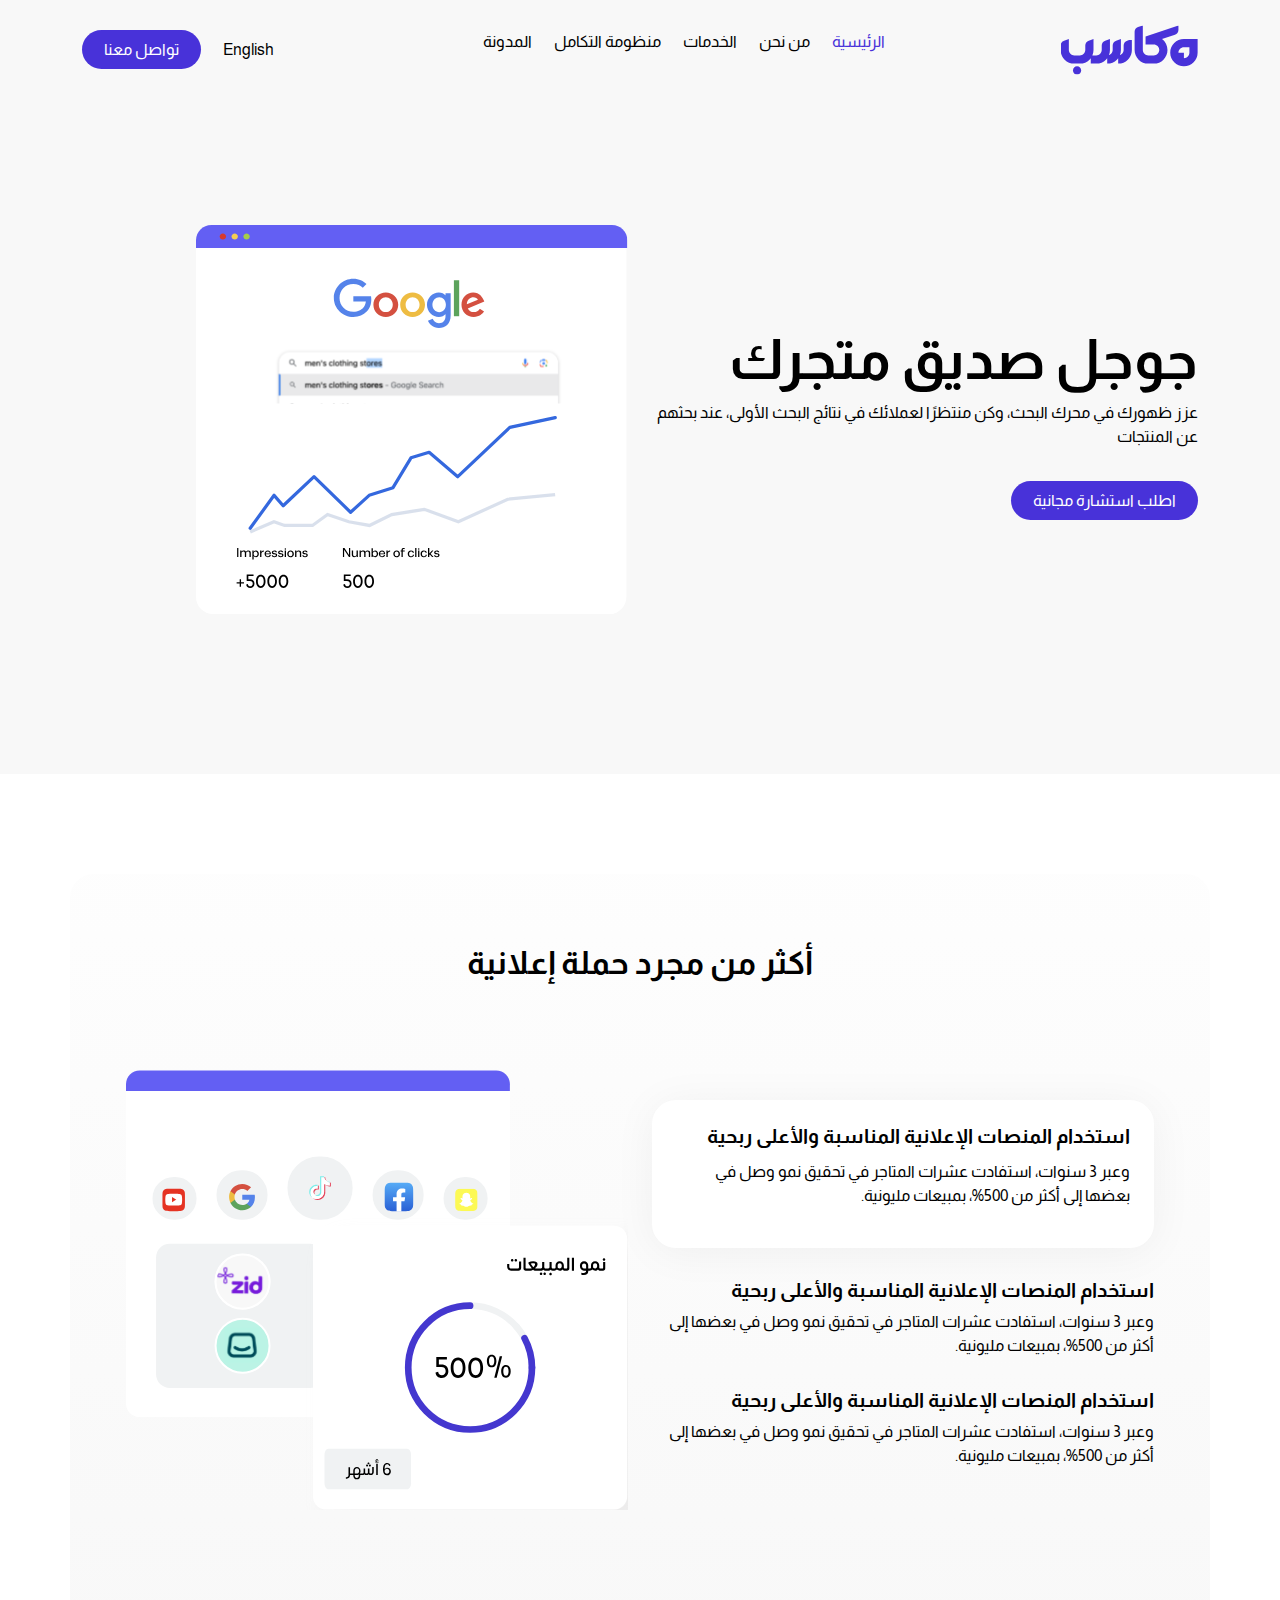
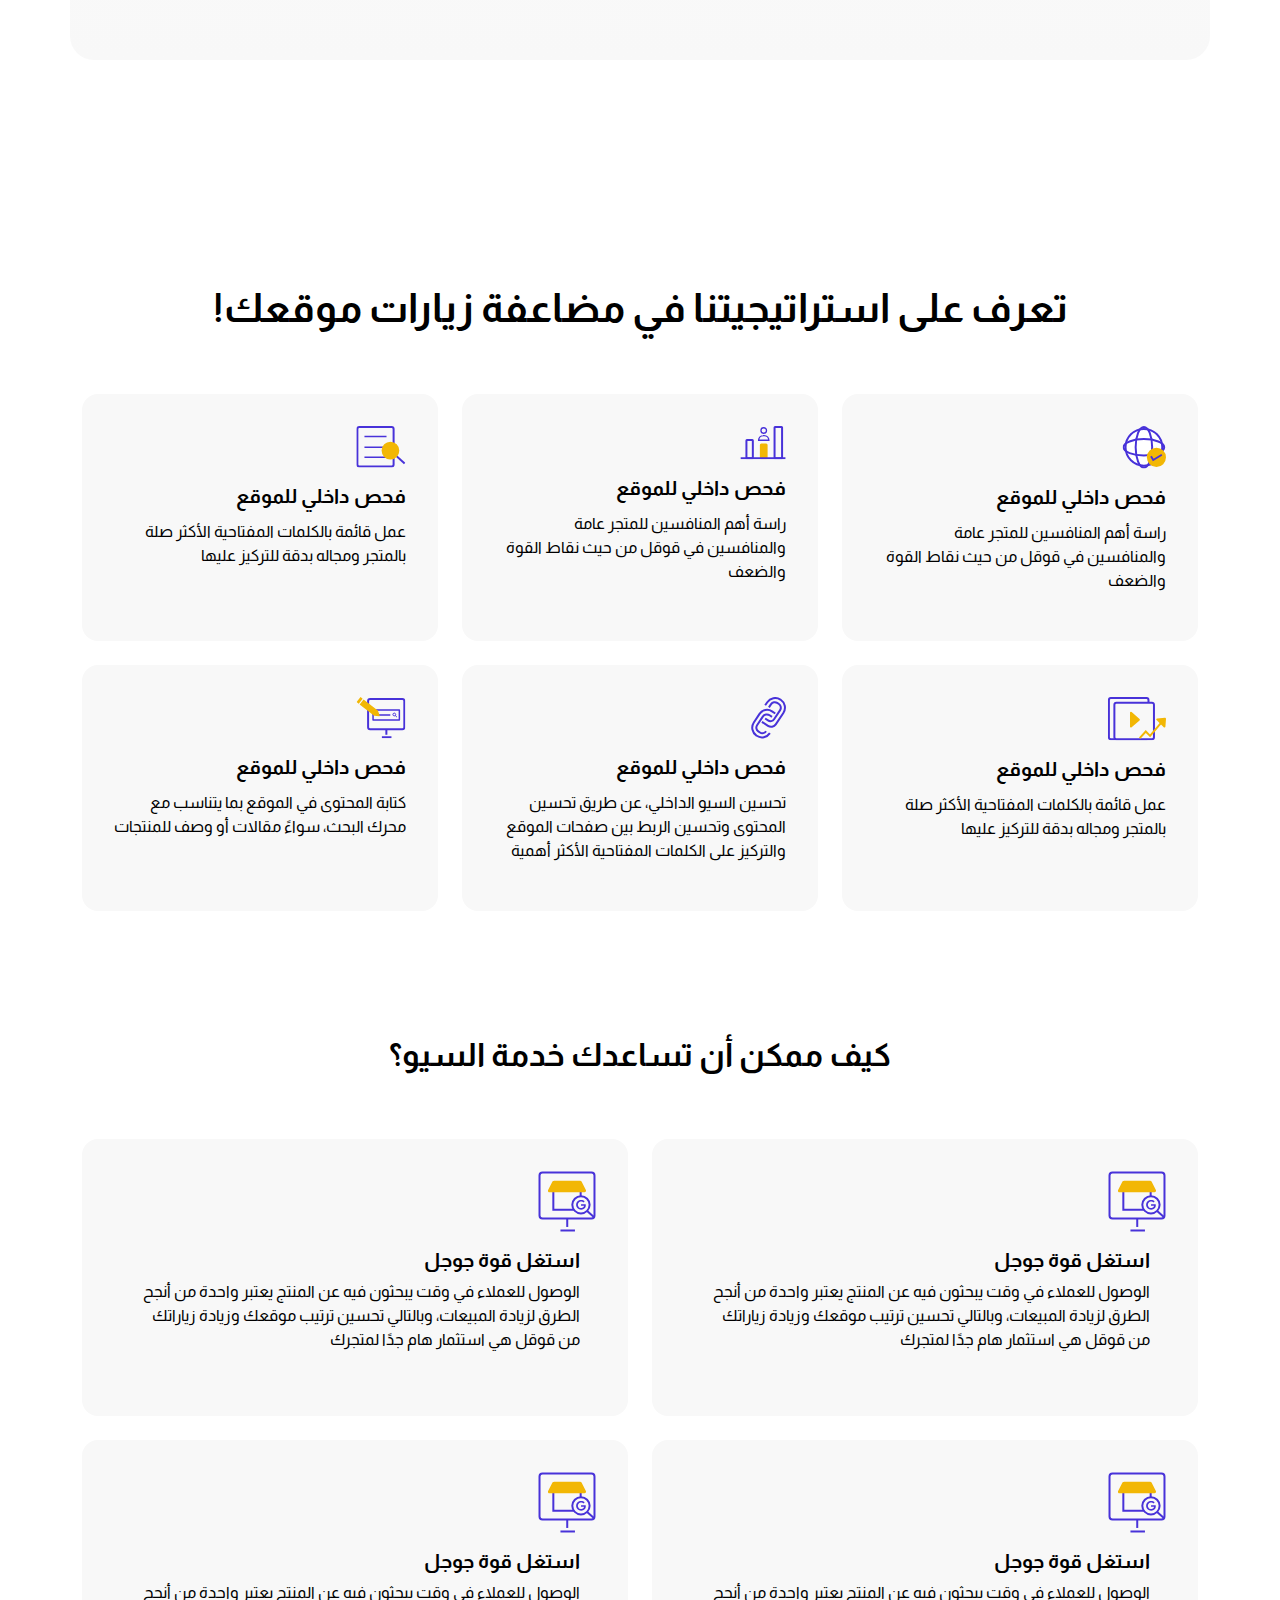
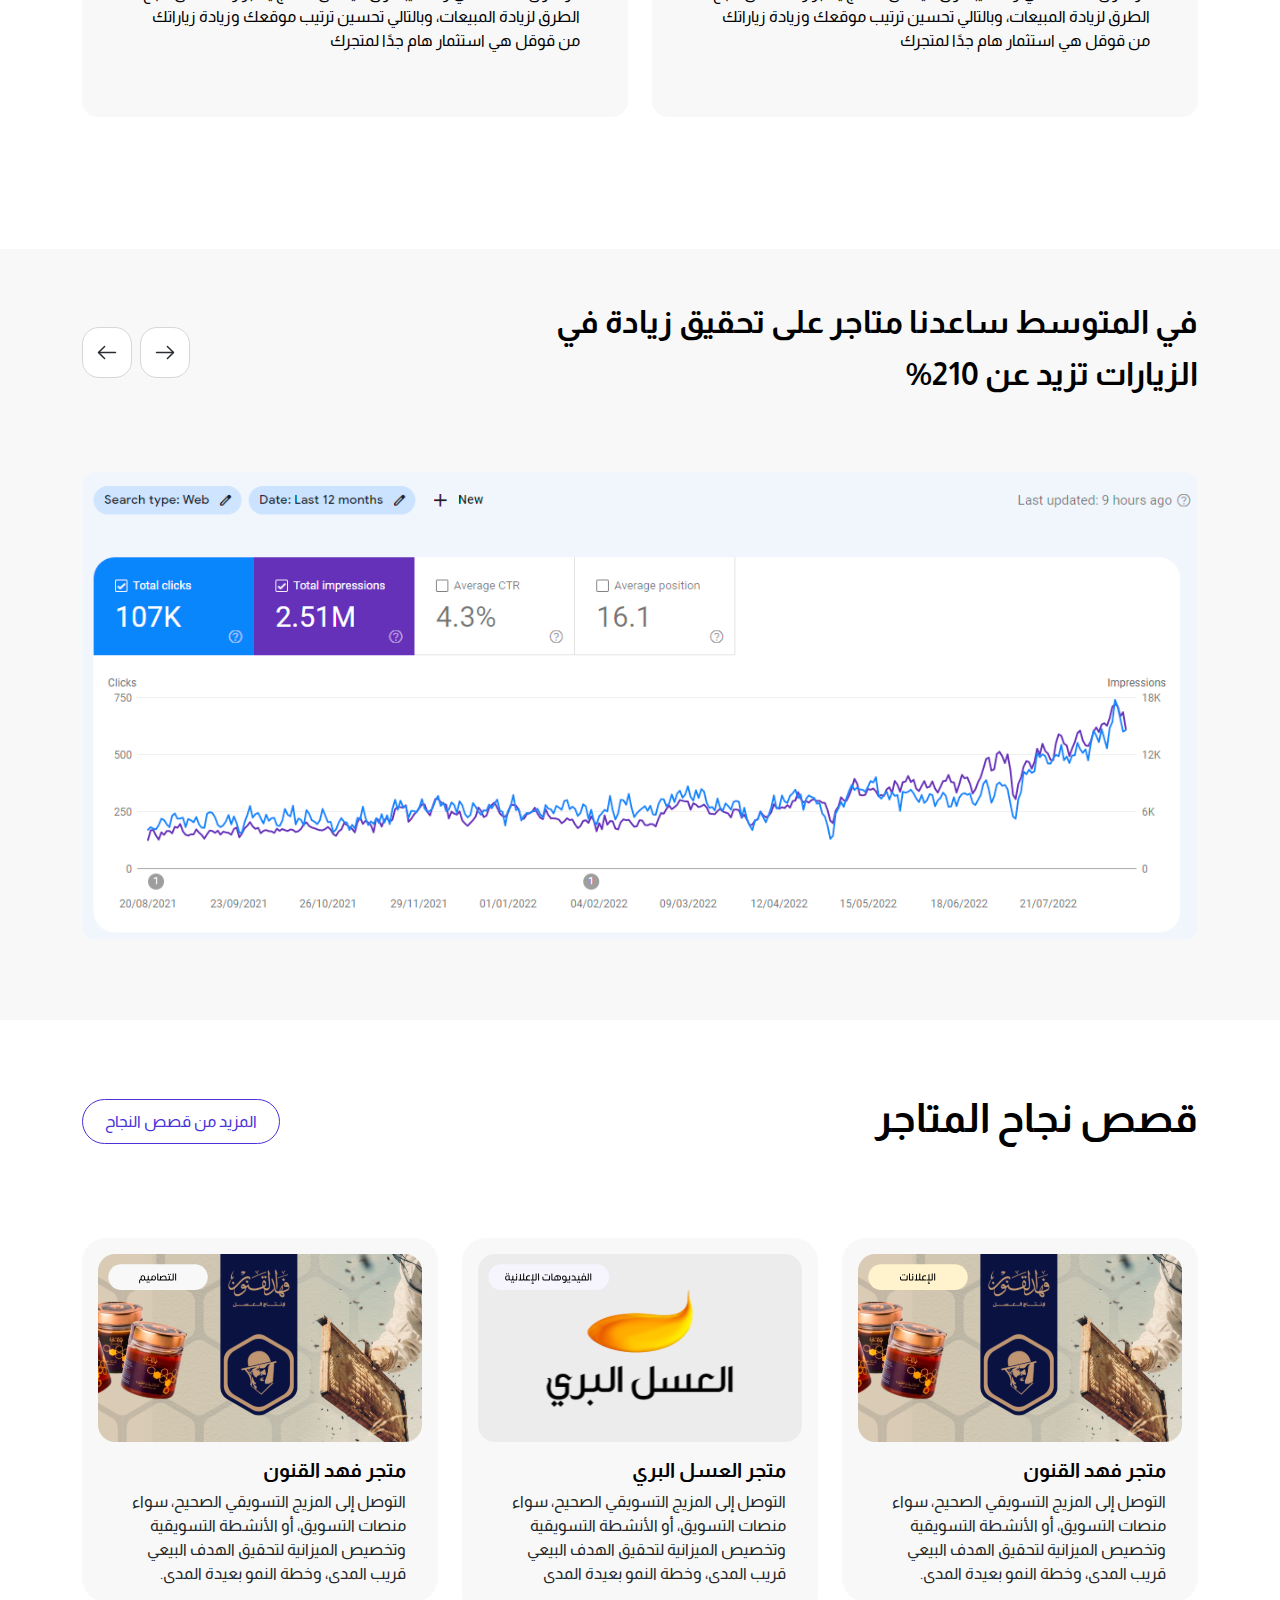
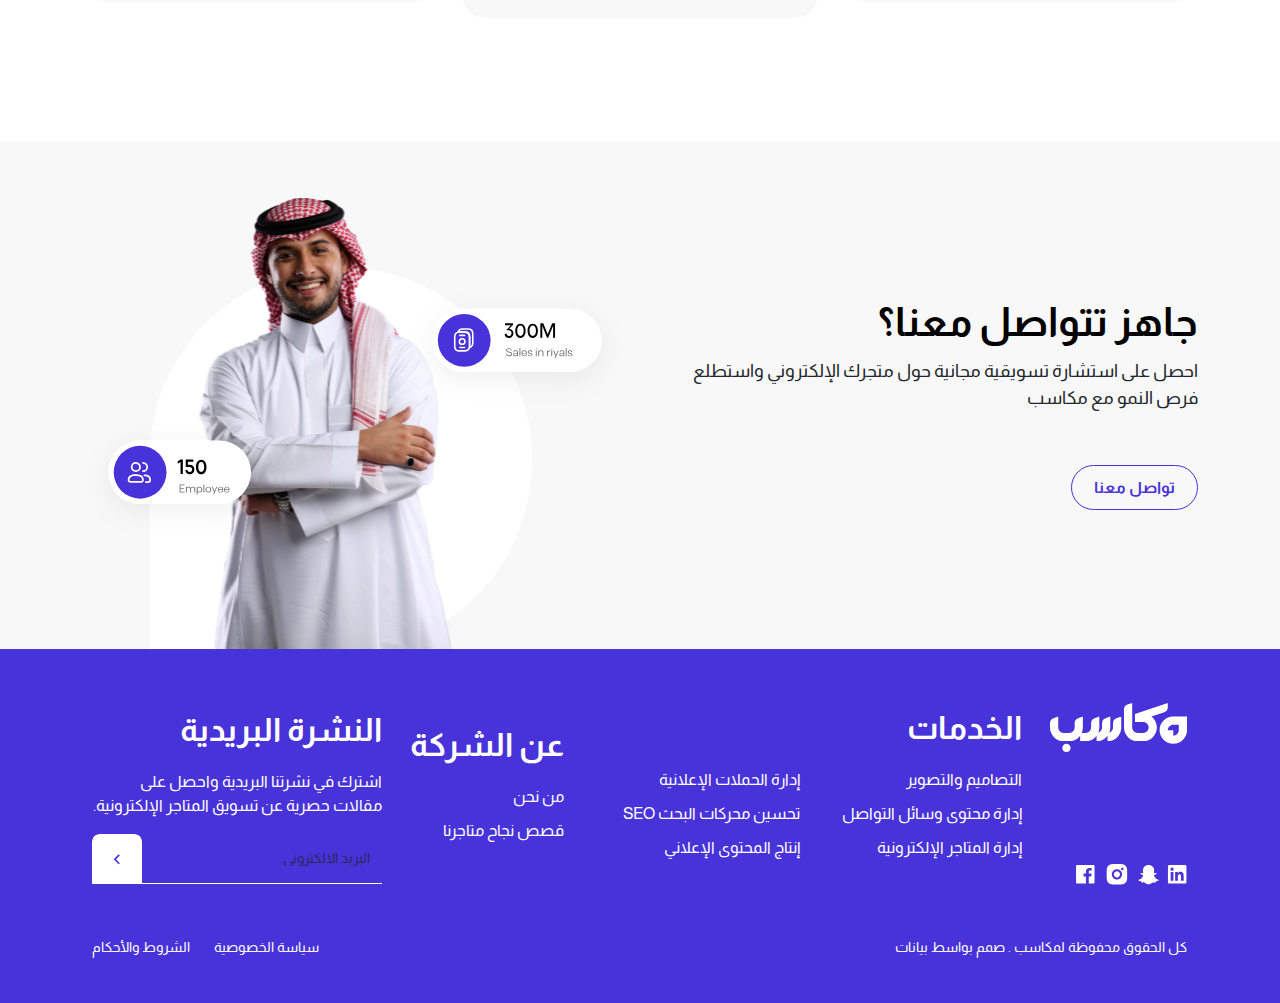
<file: src/pages/Services - Advertising production service.html>
<!DOCTYPE html>
<html dir="rtl" lang="ar">
  <head>
    <meta charset="UTF-8"/>
    <meta name="viewport" content="width=device-width, initial-scale=1.0"/>
    <title>نساعد المتاجر الإلكترونية على تحقيق النمو.</title>
    <link rel="stylesheet" href="../static/Logo-icon.svg"/>
    <link rel="stylesheet" href="../Bootstrap/css/bootstrap.min.css"/>
    <link rel="stylesheet" href="../Font Awesome/css/all.min 3.29.16 PM.css"/>
    <link rel="stylesheet" href="../sass/app.css"/>
  </head>
  <body>
    <header>
      <div class="container"> 
        <div class="parent-header">
          <div class="navbar-lg">
            <div class="header-logo"> <img src="../static/Home-images/headre-logo.svg" alt="logo" title="logo"/></div>
            <nav> 
              <ul class="parent-element">
                <li class="element-item"><a class="element-link color-purple font-xs font-w-sm" href="../pages/index.html">الرئيسية</a></li>
                <li class="element-item"><a class="element-link font-xs font-w-sm color-darck" href="../pages/About.html">من نحن    </a></li>
                <li class="element-item"><a class="element-link font-xs font-w-sm color-darck" href="../pages/Ad-mngement-services.html">الخدمات      </a></li>
                <li class="element-item"><a class="element-link font-xs font-w-sm color-darck" href="../pages/Services.html">منظومة التكامل</a></li>
                <li class="element-item"><a class="element-link font-xs font-w-sm color-darck" href="../pages/system integration.html">المدونة</a></li>
              </ul>
            </nav>
            <div class="btns"> 
              <div class="btn-lng"> <a class="color-darck font-xs font-w-sm" href="#">English </a></div>
              <div class="btn-contact btn-primary"><a class="color-wight font-xs font-w-bold" href="#">تواصل معنا</a></div>
            </div>
          </div>
          <div class="navbar-sm d-block">
            <button class="navbar-toggler" type="button" data-bs-toggle="offcanvas" data-bs-target="#offcanvasNavbar" aria-controls="offcanvasNavbar" aria-label="Toggle navigation"><i class="fa-solid fa-bars fa-2xl" style="color: #000000;"></i></button>
            <div class="offcanvas bg-purple pt-3 offcanvas-end" id="offcanvasNavbar" tabindex="-1" aria-labelledby="offcanvasNavbarLabel">
              <div class="offcanvas-header">
                <div class="header-logo d-flex justify-content-between align-items-center">
                  <svg xmlns="http://www.w3.org/2000/svg" width="137" height="49" viewBox="0 0 137 49" fill="none">
                    <g clip-path="url(#clip0_1836_1903)">
                      <path d="M123.298 13.6094C115.731 13.6094 109.596 19.704 109.596 27.2242C109.596 30.9815 111.131 34.3852 113.609 36.8496C116.089 39.3112 119.513 40.8362 123.298 40.8362C127.083 40.8362 130.506 39.3112 132.987 36.8496C135.468 34.3852 137 30.9843 137 27.2242V13.6094H123.298ZM128.779 27.2242C128.779 28.7271 128.165 30.0891 127.172 31.0754C126.179 32.0617 124.808 32.6723 123.295 32.6723V27.2269H117.814C117.814 24.2183 120.269 21.7816 123.295 21.7816H128.777V27.2297L128.779 27.2242Z" fill="white"></path>
                      <path d="M71.2421 13.6149V24.5084C71.2421 25.4367 71.1503 26.3429 70.9696 27.2186C70.4245 29.8902 69.0951 32.2772 67.2263 34.1338C64.7484 36.5954 61.3221 38.1204 57.5371 38.1204V32.6778C57.1478 33.1917 56.7223 33.6779 56.2662 34.1338C53.7855 36.5954 50.362 38.1204 46.577 38.1204V32.6778C46.1876 33.1917 45.7621 33.6779 45.3061 34.1338C42.8281 36.5954 39.4019 38.1204 35.6169 38.1204H30.141V32.6695C29.7489 33.1862 29.3234 33.6752 28.8645 34.131C26.3838 36.5954 22.9603 38.1177 19.1753 38.1177H13.6994C9.91722 38.1177 6.48819 36.5954 4.01027 34.131C1.53236 31.6667 0 28.2657 0 24.5084V19.9554C0 17.7949 1.39331 15.8776 3.45684 15.1924L8.22078 13.6149V24.5084C8.22078 26.0113 8.83261 27.3734 9.82544 28.3569C10.8155 29.3432 12.1866 29.9538 13.7022 29.9538H19.1781C20.691 29.9538 22.0621 29.3432 23.0549 28.3569C24.0477 27.3734 24.6623 26.0113 24.6623 24.5084V19.9554C24.6623 17.7949 26.0556 15.8748 28.1192 15.1924L32.8831 13.6149V24.5084C32.8831 26.4451 32.4743 28.2851 31.7401 29.9538H35.6224C37.1353 29.9538 38.5064 29.3432 39.4992 28.3569C40.4921 27.3734 41.1067 26.0113 41.1067 24.5056V19.9526C41.1067 17.7922 42.5 15.8748 44.5607 15.1897L49.3247 13.6094V24.5056C49.3247 26.3373 48.9604 28.0834 48.2985 29.6775C49.1217 29.4095 49.8586 28.9509 50.4566 28.3569C51.4494 27.3734 52.064 26.0113 52.064 24.5056V19.9526C52.064 17.7922 53.4573 15.8721 55.5208 15.1897L60.2848 13.6121V24.5056C60.2848 26.3373 59.9205 28.0834 59.2586 29.6775C60.0818 29.4067 60.8187 28.9509 61.4167 28.3541C62.4095 27.3706 63.0241 26.0086 63.0241 24.5029V19.9499C63.0241 17.7894 64.4174 15.8693 66.481 15.1869L71.2449 13.6094L71.2421 13.6149Z" fill="white"></path>
                      <path d="M101.374 13.6093L114.356 9.31044C116.419 8.62804 117.813 6.70794 117.813 4.54747V0L84.9378 10.888V19.0519H93.1586C96.1844 19.0519 98.64 21.4914 98.64 24.5C98.64 26.0029 98.0254 27.365 97.0326 28.3485C96.0425 29.3348 94.6687 29.9454 93.1586 29.9454H87.6827C86.1698 29.9454 84.7987 29.3348 83.8087 28.3485C82.8159 27.365 82.2012 26.0002 82.2012 24.5V0L77.4373 1.57753C75.3738 2.25992 73.9805 4.18003 73.9805 6.34049V24.5C73.9805 28.2573 75.5156 31.661 77.9935 34.1254C80.4714 36.587 83.8977 38.112 87.6827 38.112H93.1586C96.9408 38.112 100.367 36.587 102.848 34.1254C105.326 31.6638 106.861 28.2601 106.861 24.5C106.861 20.0465 104.708 16.0902 101.379 13.6065L101.374 13.6093Z" fill="white"></path>
                      <path d="M16.4385 48.9948C18.7086 48.9948 20.5489 47.1666 20.5489 44.9115C20.5489 42.6563 18.7086 40.8281 16.4385 40.8281C14.1684 40.8281 12.3281 42.6563 12.3281 44.9115C12.3281 47.1666 14.1684 48.9948 16.4385 48.9948Z" fill="white"></path>
                    </g>
                    <defs>
                      <clipPath id="clip0_1836_1903">
                        <rect width="137" height="49" fill="white"></rect>
                      </clipPath>
                    </defs>
                  </svg>
                  <button class="btn-close" type="button" data-bs-dismiss="offcanvas" aria-label="Close"></button>
                </div>
                <div class="header-navbar-parent">
                  <ul class="header-navbar-list d-block">
                    <li class="element-item pb-4"><a class="element-link color-wight font-sm font-w-sm" href="../pages/index.html">الرئيسية</a></li>
                    <li class="element-item pb-4"><a class="element-link font-sm font-w-sm color-wight" href="../pages/About.html">من نحن</a></li>
                    <li class="element-item pb-4"><a class="element-link font-sm font-w-sm color-wight" href="../pages/Ad-mngement-services.html">الخدمات</a></li>
                    <li class="element-item pb-4"><a class="element-link font-sm font-w-sm color-wight" href="../pages/Services.html">منظومة التكامل</a></li>
                    <li class="element-item pb-4"><a class="element-link font-sm font-w-sm color-wight" href="../pages/system integration.html">المدونة</a></li>
                  </ul>
                </div>
              </div>
            </div>
          </div>
        </div>
      </div>
    </header>
    <section class="Services-Advertising-production-service intro">
      <div class="container"> 
        <div class="parent-intro">
          <div class="row"> 
            <div class="col-lg-6 d-flex align-items-center pb-5">
              <div class="content"> 
                <div class="content-title"> 
                  <h1 class="color-darck font-lg font-w-lg">جوجل صديق متجرك</h1>
                </div>
                <div class="content-text"> 
                  <p class="color-darck font-xs font-w-sm">عزز ظهورك في محرك البحث، وكن منتظرًا لعملائك في نتائج البحث الأولى، عند بحثهم عن المنتجات</p>
                </div>
                <div class="content-btn btn- btn-primary"><a class="color-wight font-xs font-w-sm">اطلب استشارة مجانية</a></div>
              </div>
            </div>
            <div class="col-lg-6 d-flex pb-5">
              <div class="intro-img"><img class="width-md" src="../static/Services-Advertisingproductionservice-imags/img-intro.svg" alt="intro-img" title="intro-img"/></div>
            </div>
          </div>
        </div>
      </div>
    </section>
    <section class="media_campaigns"> 
      <div class="container"> 
        <div class="content-elment">
          <div class="element-title"> 
            <h3 class="color-darck font-md font-w-lg text-center">أكثر من مجرد حملة إعلانية</h3>
          </div>
        </div>
        <div class="row">
          <div class="col-lg-6 pb-5">
            <div class="content-elment shdow">
              <div class="elelment-title pb-1">
                <h5 class="color-darck font-sm font-w-md">استخدام المنصات الإعلانية المناسبة والأعلى ربحية</h5>
              </div>
              <div class="element-text"> 
                <p class="color-darck font-xs font-w-sm">وعبر 3 سنوات، استفادت عشرات المتاجر في تحقيق نمو وصل في بعضها إلى أكثر من 500%، بمبيعات مليونية.</p>
              </div>
            </div>
            <div class="content-elment">
              <div class="elelment-title"> 
                <h5 class="color-darck font-sm font-w-md">استخدام المنصات الإعلانية المناسبة والأعلى ربحية</h5>
              </div>
              <div class="element-text"> 
                <p class="color-darck font-xs font-w-sm">وعبر 3 سنوات، استفادت عشرات المتاجر في تحقيق نمو وصل في بعضها إلى أكثر من 500%، بمبيعات مليونية.</p>
              </div>
            </div>
            <div class="content-elment">
              <div class="elelment-title"> 
                <h5 class="color-darck font-sm font-w-md">استخدام المنصات الإعلانية المناسبة والأعلى ربحية</h5>
              </div>
              <div class="element-text"> 
                <p class="color-darck font-xs font-w-sm pb-5">وعبر 3 سنوات، استفادت عشرات المتاجر في تحقيق نمو وصل في بعضها إلى أكثر من 500%، بمبيعات مليونية.</p>
              </div>
            </div>
          </div>
          <div class="col-lg-6 pb-5">
            <div class="content-img"> <img class="width-md" src="../static/Ad-mnagement-imgs/img-media_campaigns .svg" alt=""/></div>
          </div>
        </div>
      </div>
    </section>
    <section class="Learn-about-our-strategy pt-5">
      <div class="container">
        <div class="content-title"> 
          <h3 class="color-darck font-bold font-w-lg line-md text-center pb-5">تعرف على استراتيجيتنا في مضاعفة زيارات موقعك!</h3>
        </div>
        <div class="row pb-5">
          <div class="col-lg-4 col-md-6 pb-4 d-flex">
            <div class="theCard"> 
              <div class="theCard-img pb-3"> 
                <svg xmlns="http://www.w3.org/2000/svg" width="44" height="43" viewBox="0 0 44 43" fill="none">
                  <g clip-path="url(#clip0_629_3917)">
                    <path d="M21.8991 39.6614C32.039 39.6614 40.2591 31.4414 40.2591 21.3014C40.2591 11.1615 32.039 2.94141 21.8991 2.94141C11.7591 2.94141 3.53906 11.1615 3.53906 21.3014C3.53906 31.4414 11.7591 39.6614 21.8991 39.6614Z" fill="#F8F8F8"></path>
                    <mask id="mask0_629_3917" style="mask-type:luminance" maskUnits="userSpaceOnUse" x="3" y="2" width="38" height="38"></mask>
                    <path d="M21.8991 39.6614C32.039 39.6614 40.2591 31.4414 40.2591 21.3014C40.2591 11.1615 32.039 2.94141 21.8991 2.94141C11.7591 2.94141 3.53906 11.1615 3.53906 21.3014C3.53906 31.4414 11.7591 39.6614 21.8991 39.6614Z" fill="white"></path>
                    <g mask="url(#mask0_629_3917)"></g>
                    <path d="M21.9004 41.6C26.4567 41.6 30.1504 32.5114 30.1504 21.3C30.1504 10.0886 26.4567 1 21.9004 1C17.344 1 13.6504 10.0886 13.6504 21.3C13.6504 32.5114 17.344 41.6 21.9004 41.6Z" stroke="#4832D9" stroke-width="2" stroke-miterlimit="10" stroke-linecap="square"></path>
                    <path d="M21.8996 29.5508C33.111 29.5508 42.1996 25.8571 42.1996 21.3008C42.1996 16.7444 33.111 13.0508 21.8996 13.0508C10.6882 13.0508 1.59961 16.7444 1.59961 21.3008C1.59961 25.8571 10.6882 29.5508 21.8996 29.5508Z" stroke="#4832D9" stroke-width="2" stroke-miterlimit="10" stroke-linecap="square"></path>
                    <path d="M21.8991 39.6614C32.039 39.6614 40.2591 31.4414 40.2591 21.3014C40.2591 11.1615 32.039 2.94141 21.8991 2.94141C11.7591 2.94141 3.53906 11.1615 3.53906 21.3014C3.53906 31.4414 11.7591 39.6614 21.8991 39.6614Z" stroke="#4832D9" stroke-width="2" stroke-miterlimit="10" stroke-linecap="square"></path>
                    <path d="M34.4191 39.6586C39.0031 39.6586 42.7191 35.9426 42.7191 31.3586C42.7191 26.7746 39.0031 23.0586 34.4191 23.0586C29.8352 23.0586 26.1191 26.7746 26.1191 31.3586C26.1191 35.9426 29.8352 39.6586 34.4191 39.6586Z" fill="#F2B705" stroke="#F2B705" stroke-width="2.56" stroke-miterlimit="10"></path>
                    <path d="M29 30.33L31.21 33.97L39.84 28.75" stroke="#4832D9" stroke-width="1.92" stroke-miterlimit="10"></path>
                  </g>
                  <defs>
                    <clipPath id="clip0_629_3917">
                      <rect width="43.4" height="42.6" fill="white" transform="translate(0.599609)"></rect>
                    </clipPath>
                  </defs>
                </svg>
              </div>
              <div class="theCard-content">   
                <div class="content-title pb-1">
                  <h4 class="color-darck font-sm font-w-md">فحص داخلي للموقع</h4>
                </div>
                <div class="content-text"> 
                  <p class="color-darck font-xs font-w-sm">راسة أهم المنافسين للمتجر عامة والمنافسين في قوقل من حيث نقاط القوة والضعف</p>
                </div>
              </div>
            </div>
          </div>
          <div class="col-lg-4 col-md-6 pb-4 d-flex"> 
            <div class="theCard"> 
              <div class="theCard-img pb-3"> 
                <svg xmlns="http://www.w3.org/2000/svg" width="46" height="34" viewBox="0 0 46 34" fill="none">
                  <g clip-path="url(#clip0_629_3904)">
                    <path d="M12.3377 13.9492H6.92773C6.65159 13.9492 6.42773 14.1731 6.42773 14.4492V31.7892C6.42773 32.0654 6.65159 32.2892 6.92773 32.2892H12.3377C12.6139 32.2892 12.8377 32.0654 12.8377 31.7892V14.4492C12.8377 14.1731 12.6139 13.9492 12.3377 13.9492Z" stroke="#4832D9" stroke-width="2" stroke-miterlimit="10"></path>
                    <path d="M26.1072 18.4219H21.3672C21.091 18.4219 20.8672 18.6457 20.8672 18.9219V31.7919C20.8672 32.068 21.091 32.2919 21.3672 32.2919H26.1072C26.3833 32.2919 26.6072 32.068 26.6072 31.7919V18.9219C26.6072 18.6457 26.3833 18.4219 26.1072 18.4219Z" fill="#F2B705" stroke="#F2B705" stroke-width="2" stroke-miterlimit="10"></path>
                    <path d="M41.5766 1H35.0566C34.7805 1 34.5566 1.22386 34.5566 1.5V31.79C34.5566 32.0661 34.7805 32.29 35.0566 32.29H41.5766C41.8528 32.29 42.0766 32.0661 42.0766 31.79V1.5C42.0766 1.22386 41.8528 1 41.5766 1Z" stroke="#4832D9" stroke-width="2" stroke-miterlimit="10"></path>
                    <path d="M45.6675 32.2891H0.4375" stroke="#4832D9" stroke-width="2" stroke-miterlimit="10"></path>
                    <path d="M23.727 7.27047C25.2569 7.27047 26.497 6.0303 26.497 4.50047C26.497 2.97064 25.2569 1.73047 23.727 1.73047C22.1972 1.73047 20.957 2.97064 20.957 4.50047C20.957 6.0303 22.1972 7.27047 23.727 7.27047Z" fill="#F8F8F8" stroke="#4832D9" stroke-width="1.32" stroke-miterlimit="10"></path>
                    <path d="M23.298 9.60938H24.178C26.738 9.60938 28.818 11.6894 28.818 14.2494H18.668C18.668 11.6894 20.748 9.60938 23.308 9.60938H23.298Z" fill="#F8F8F8" stroke="#4832D9" stroke-width="1.42" stroke-miterlimit="10"></path>
                  </g>
                  <defs>
                    <clipPath id="clip0_629_3904">
                      <rect width="45.23" height="33.29" fill="white" transform="translate(0.4375)"></rect>
                    </clipPath>
                  </defs>
                </svg>
              </div>
              <div class="theCard-content">   
                <div class="content-title pb-1">
                  <h4 class="color-darck font-sm font-w-md">فحص داخلي للموقع</h4>
                </div>
                <div class="content-text"> 
                  <p class="color-darck font-xs font-w-sm">راسة أهم المنافسين للمتجر عامة والمنافسين في قوقل من حيث نقاط القوة والضعف</p>
                </div>
              </div>
            </div>
          </div>
          <div class="col-lg-4 col-md-6 pb-4 d-flex"> 
            <div class="theCard"> 
              <div class="theCard-img pb-3"> 
                <svg xmlns="http://www.w3.org/2000/svg" width="50" height="42" viewBox="0 0 50 42" fill="none">
                  <g clip-path="url(#clip0_629_3891)">
                    <path d="M35.6033 1H3.36328C2.25871 1 1.36328 1.89543 1.36328 3V38.58C1.36328 39.6846 2.25871 40.58 3.36328 40.58H35.6033C36.7079 40.58 37.6033 39.6846 37.6033 38.58V3C37.6033 1.89543 36.7079 1 35.6033 1Z" stroke="#4832D9" stroke-width="2" stroke-miterlimit="10"></path>
                    <path d="M30.5131 10.3984H8.45312" stroke="#4832D9" stroke-width="1.5" stroke-miterlimit="10"></path>
                    <path d="M30.5131 21.1992H8.45312" stroke="#4832D9" stroke-width="1.5" stroke-miterlimit="10"></path>
                    <path d="M30.5131 31.1797H8.45312" stroke="#4832D9" stroke-width="1.5" stroke-miterlimit="10"></path>
                    <path d="M34.4434 24.6172L48.6634 37.4972" stroke="#4832D9" stroke-width="2" stroke-miterlimit="10"></path>
                    <path d="M34.443 32.5188C38.806 32.5188 42.343 28.9818 42.343 24.6188C42.343 20.2557 38.806 16.7188 34.443 16.7188C30.0799 16.7188 26.543 20.2557 26.543 24.6188C26.543 28.9818 30.0799 32.5188 34.443 32.5188Z" fill="#F2B705" stroke="#F2B705" stroke-width="1.91" stroke-miterlimit="10"></path>
                  </g>
                  <defs>
                    <clipPath id="clip0_629_3891">
                      <rect width="48.97" height="41.58" fill="white" transform="translate(0.363281)"></rect>
                    </clipPath>
                  </defs>
                </svg>
              </div>
              <div class="theCard-content">   
                <div class="content-title pb-1">
                  <h4 class="color-darck font-sm font-w-md">فحص داخلي للموقع</h4>
                </div>
                <div class="content-text"> 
                  <p class="color-darck font-xs font-w-sm">عمل قائمة بالكلمات المفتاحية الأكثر صلة بالمتجر ومجاله بدقة للتركيز عليها</p>
                </div>
              </div>
            </div>
          </div>
          <div class="col-lg-4 col-md-6 pb-4 d-flex"> 
            <div class="theCard"> 
              <div class="theCard-img pb-3"> 
                <svg xmlns="http://www.w3.org/2000/svg" width="59" height="44" viewBox="0 0 59 44" fill="none">
                  <g clip-path="url(#clip0_629_3966)">
                    <path d="M1.89844 2.99875L1.89844 40.2188C1.89844 41.3233 2.79387 42.2188 3.89844 42.2188H39.4784C40.583 42.2188 41.4784 41.3233 41.4784 40.2188V2.99875C41.4784 1.89418 40.583 0.998749 39.4784 0.998749H3.89844C2.79387 0.998749 1.89844 1.89418 1.89844 2.99875Z" stroke="#4832D9" stroke-width="2" stroke-miterlimit="10"></path>
                    <path d="M7.37891 7.70875L7.37891 40.2188C7.37891 41.3233 8.27434 42.2188 9.37891 42.2188H44.9589C46.0635 42.2188 46.9589 41.3233 46.9589 40.2188V7.70875C46.9589 6.60418 46.0635 5.70875 44.9589 5.70875H9.37891C8.27434 5.70875 7.37891 6.60418 7.37891 7.70875Z" fill="#F8F8F8" stroke="#4832D9" stroke-width="2" stroke-miterlimit="10"></path>
                    <path d="M23.9883 15.8516L31.9083 22.6916L23.9883 29.5316V15.8516Z" fill="#F2B705" stroke="#F2B705" stroke-width="2" stroke-linecap="round" stroke-linejoin="round"></path>
                    <path d="M32.6875 41.1408L38.7775 34.5208L43.0675 38.8308L53.8675 26.0508" stroke="#F2B705" stroke-width="2" stroke-miterlimit="10"></path>
                    <path d="M50.2988 22.3998L57.9988 21.8398L57.4388 29.5298L50.2988 22.3998Z" fill="#F2B705" stroke="#F2B705" stroke-width="2" stroke-linecap="round" stroke-linejoin="round"></path>
                  </g>
                  <defs>
                    <clipPath id="clip0_629_3966">
                      <rect width="58.1" height="43.22" fill="white" transform="translate(0.898438)"></rect>
                    </clipPath>
                  </defs>
                </svg>
              </div>
              <div class="theCard-content">   
                <div class="content-title pb-1"> 
                  <h4 class="color-darck font-sm font-w-md">فحص داخلي للموقع</h4>
                </div>
                <div class="content-text"> 
                  <p class="color-darck font-xs font-w-sm">عمل قائمة بالكلمات المفتاحية الأكثر صلة بالمتجر ومجاله بدقة للتركيز عليها</p>
                </div>
              </div>
            </div>
          </div>
          <div class="col-lg-4 col-md-6 pb-4 d-flex"> 
            <div class="theCard"> 
              <div class="theCard-img pb-3"> 
                <svg xmlns="http://www.w3.org/2000/svg" width="35" height="42" viewBox="0 0 35 42" fill="none">
                  <path d="M10.9082 24.8307L16.9982 28.8907C19.5682 30.6007 23.0482 29.9107 24.7582 27.3307L32.3582 15.9307C35.2582 11.5707 34.0782 5.68065 29.7182 2.78065L29.4382 2.60065C25.0782 -0.299346 19.1882 0.880653 16.2882 5.24065L14.1582 8.30065" stroke="#4832D9" stroke-width="2" stroke-miterlimit="10"></path>
                  <path d="M17.9284 10.3813L20.0884 7.14132C21.4384 5.11132 24.1784 4.56132 26.1984 5.91132L27.8884 7.04132C29.9184 8.39132 30.4684 11.1313 29.1184 13.1513L23.0984 22.1913C21.7484 24.2113 19.0184 24.7613 16.9984 23.4113L14.1484 21.5113" stroke="#4832D9" stroke-width="2" stroke-miterlimit="10"></path>
                  <path d="M18.8877 36.1408C15.9877 40.5008 10.0977 41.6808 5.73773 38.7808L5.45773 38.6008C1.10773 35.6908 -0.0722748 29.8008 2.82773 25.4408L8.52773 16.8808C11.2877 12.7408 16.8877 11.6208 21.0277 14.3808L24.2777 16.5408" stroke="#4832D9" stroke-width="2" stroke-miterlimit="10"></path>
                  <path d="M15.0878 34.2294C13.7378 36.2594 10.9978 36.8094 8.9778 35.4594L7.2878 34.3294C5.2578 32.9794 4.7078 30.2394 6.0578 28.2194L11.7978 19.5994C13.2978 17.3394 16.3478 16.7294 18.6078 18.2394L21.0278 19.8494" stroke="#4832D9" stroke-width="2" stroke-miterlimit="10"></path>
                </svg>
              </div>
              <div class="theCard-content">   
                <div class="content-title pb-1"> 
                  <h4 class="color-darck font-sm font-w-md">فحص داخلي للموقع</h4>
                </div>
                <div class="content-text"> 
                  <p class="color-darck font-xs font-w-sm">تحسين السيو الداخلي، عن طريق تحسين المحتوى وتحسين الربط بين صفحات الموقع والتركيز على الكلمات المفتاحية الأكثر أهمية</p>
                </div>
              </div>
            </div>
          </div>
          <div class="col-lg-4 col-md-6 pb-4 d-flex"> 
            <div class="theCard"> 
              <div class="theCard-img pb-3"> 
                <svg xmlns="http://www.w3.org/2000/svg" width="50" height="42" viewBox="0 0 50 42" fill="none">
                  <g clip-path="url(#clip0_629_3935)">
                    <path d="M46.3338 1.91016H14.0938C12.9892 1.91016 12.0938 2.80559 12.0938 3.91016V30.2902C12.0938 31.3947 12.9892 32.2902 14.0938 32.2902H46.3338C47.4383 32.2902 48.3338 31.3947 48.3338 30.2902V3.91016C48.3338 2.80559 47.4383 1.91016 46.3338 1.91016Z" stroke="#4832D9" stroke-width="2" stroke-miterlimit="10"></path>
                    <path d="M43.3647 23.0894H17.0547C17.0547 22.0894 17.0547 14.1094 17.0547 13.1094H43.3647C43.3647 14.1094 43.3647 22.0894 43.3647 23.0894Z" fill="#F8F8F8" stroke="#4832D9" stroke-width="1.5" stroke-linejoin="round"></path>
                    <path d="M21.0938 18.1016H34.3037" stroke="#4832D9" stroke-width="1.5" stroke-linejoin="round"></path>
                    <path d="M30.3633 32.1094V37.8394" stroke="#4832D9" stroke-width="2" stroke-miterlimit="10"></path>
                    <path d="M25.8945 40.1602H35.4545" stroke="#4832D9" stroke-width="2" stroke-miterlimit="10"></path>
                    <path d="M7.57477 2.39062L3.63477 7.40063L17.8448 18.5706C17.9748 18.6706 18.1248 18.7306 18.2848 18.7506L23.1948 19.2306C23.5348 19.2606 23.7948 18.9306 23.6748 18.6106L22.0548 13.9506C22.0048 13.8006 21.9048 13.6606 21.7848 13.5606L7.57477 2.39062Z" fill="#F2B705"></path>
                    <path d="M4.52453 0.0037487L0.587891 5.01172L2.7263 6.69267L6.66294 1.6847L4.52453 0.0037487Z" fill="#F2B705"></path>
                    <path d="M38.293 17.5L40.893 20.1" stroke="#4832D9" stroke-linejoin="round"></path>
                    <path d="M38.2928 18.9098C39.0715 18.9098 39.7028 18.2786 39.7028 17.4998C39.7028 16.7211 39.0715 16.0898 38.2928 16.0898C37.5141 16.0898 36.8828 16.7211 36.8828 17.4998C36.8828 18.2786 37.5141 18.9098 38.2928 18.9098Z" fill="white" stroke="#4832D9" stroke-linejoin="round"></path>
                  </g>
                  <defs>
                    <clipPath id="clip0_629_3935">
                      <rect width="48.74" height="41.16" fill="white" transform="translate(0.59375)"></rect>
                    </clipPath>
                  </defs>
                </svg>
              </div>
              <div class="theCard-content">   
                <div class="content-title pb-1"> 
                  <h4 class="color-darck font-sm font-w-md">فحص داخلي للموقع</h4>
                </div>
                <div class="content-text"> 
                  <p class="color-darck font-xs font-w-sm">كتابة المحتوى في الموقع بما يتناسب مع محرك البحث، سواءً مقالات أو وصف للمنتجات </p>
                </div>
              </div>
            </div>
          </div>
        </div>
      </div>
    </section>
    <section class="How-can-SEO-service-help-you pt-5">
      <div class="container">
        <div class="content-title"> 
          <h4 class="color-darck font-md font-w-lg line-md text-center pb-5">كيف ممكن أن تساعدك خدمة السيو؟</h4>
        </div>
        <div class="row pb-5 pt-1"> 
          <div class="col-lg-6 col-md-6 pb-4">
            <div class="card border-0 padding-card border-r-sm bg-card">
              <div class="card-img"> 
                <svg xmlns="http://www.w3.org/2000/svg" width="58" height="61" viewBox="0 0 58 61" fill="none">
                  <g clip-path="url(#clip0_629_3994)">
                    <path d="M18.3675 15.3047H39.6169C41.3005 15.3047 42.6656 16.6683 42.6656 18.3501V38.6835H15.334V18.3501C15.334 16.6683 16.699 15.3047 18.3826 15.3047H18.3675Z" fill="#F8F8F8" stroke="#4832D9" stroke-width="2" stroke-miterlimit="10" stroke-linecap="square"></path>
                    <path d="M15.8349 10.3789H42.1503C42.4536 10.3789 42.7418 10.5607 42.8783 10.8335L47.201 19.4244C47.474 19.9698 47.0797 20.6213 46.473 20.6213H11.5274C10.9207 20.6213 10.5112 19.985 10.7993 19.4244L15.122 10.8335C15.2585 10.5607 15.5467 10.3789 15.8501 10.3789H15.8349Z" fill="#F2B705" stroke="#F2B705" stroke-width="1.5" stroke-miterlimit="10" stroke-linecap="square"></path>
                    <path d="M53.4506 1.51562H4.55105C2.87571 1.51562 1.51758 2.87234 1.51758 4.54593V44.5156C1.51758 46.1892 2.87571 47.5459 4.55105 47.5459H53.4506C55.126 47.5459 56.4841 46.1892 56.4841 44.5156V4.54593C56.4841 2.87234 55.126 1.51562 53.4506 1.51562Z" stroke="#4832D9" stroke-width="2" stroke-miterlimit="10"></path>
                    <path d="M29.2285 47.2734V55.9553" stroke="#4832D9" stroke-width="2" stroke-miterlimit="10"></path>
                    <path d="M22.4492 59.4844H36.9492" stroke="#4832D9" stroke-width="2" stroke-miterlimit="10"></path>
                    <path d="M42.4531 33.9844L56.1493 46.3632" stroke="#4832D9" stroke-width="2" stroke-miterlimit="10"></path>
                    <path d="M42.9535 42.4398C47.7366 42.4398 51.6141 38.5663 51.6141 33.7882C51.6141 29.0101 47.7366 25.1367 42.9535 25.1367C38.1704 25.1367 34.293 29.0101 34.293 33.7882C34.293 38.5663 38.1704 42.4398 42.9535 42.4398Z" fill="#F8F8F8" stroke="#4832D9" stroke-width="2" stroke-miterlimit="10"></path>
                    <path d="M43.0598 33.3335H47.6858C47.7162 33.4395 47.7313 33.5607 47.7465 33.7122C47.7617 33.8638 47.7768 34.0153 47.7768 34.1668C47.7768 34.7728 47.6858 35.3486 47.5038 35.8789C47.3218 36.4092 47.0336 36.8941 46.6393 37.3183C46.2146 37.7728 45.7141 38.1213 45.1226 38.3638C44.531 38.6062 43.8637 38.7274 43.1053 38.7274C42.4228 38.7274 41.7706 38.6062 41.1639 38.3638C40.5572 38.1213 40.0263 37.7728 39.5865 37.3335C39.1314 36.8941 38.7826 36.3789 38.5096 35.7728C38.2517 35.1668 38.1152 34.5153 38.1152 33.8031C38.1152 33.091 38.2517 32.4395 38.5096 31.8335C38.7674 31.2274 39.1314 30.7122 39.5865 30.2728C40.0415 29.8335 40.5572 29.485 41.1639 29.2425C41.7706 29.0001 42.4228 28.8789 43.1053 28.8789C43.8637 28.8789 44.5614 29.0153 45.1529 29.2728C45.7596 29.5304 46.2753 29.8941 46.7 30.3638L45.4714 31.5607C45.1681 31.2425 44.8192 30.985 44.44 30.8183C44.0608 30.6516 43.6058 30.5607 43.075 30.5607C42.6503 30.5607 42.2408 30.6365 41.8464 30.788C41.4672 30.9395 41.1184 31.1668 40.8302 31.4395C40.542 31.7274 40.3145 32.0607 40.1325 32.4547C39.9657 32.8486 39.8747 33.3031 39.8747 33.788C39.8747 34.2728 39.9657 34.7274 40.1325 35.1213C40.2993 35.5153 40.542 35.8638 40.8302 36.1365C41.1184 36.4244 41.4672 36.6365 41.8464 36.788C42.2256 36.9395 42.6503 37.0153 43.0901 37.0153C43.5907 37.0153 44.0153 36.9395 44.3642 36.8032C44.713 36.6516 45.0012 36.4698 45.2591 36.2425C45.4411 36.091 45.5927 35.8789 45.7141 35.6365C45.8354 35.3941 45.9416 35.1213 46.0174 34.8335H43.0446V33.3183L43.0598 33.3335Z" fill="#4832D9"></path>
                  </g>
                  <defs>
                    <clipPath id="clip0_629_3994">
                      <rect width="58" height="61" fill="white"></rect>
                    </clipPath>
                  </defs>
                </svg>
              </div>
              <div class="card-body">
                <div class="card-titile">
                  <h4 class="color-darck font-sm font-w-md">استغل قوة جوجل</h4>
                </div>
                <div class="card-text">
                  <p class="color-darck font-xs font-w-sm">الوصول للعملاء في وقت يبحثون فيه عن المنتج يعتبر واحدة من أنجح الطرق لزيادة المبيعات، وبالتالي تحسين ترتيب موقعك وزيادة زياراتك من قوقل هي استثمار هام جدًا لمتجرك</p>
                </div>
              </div>
            </div>
          </div>
          <div class="col-lg-6 col-md-6 pb-4">
            <div class="card border-0 padding-card border-r-sm bg-card">
              <div class="card-img"> 
                <svg xmlns="http://www.w3.org/2000/svg" width="58" height="61" viewBox="0 0 58 61" fill="none">
                  <g clip-path="url(#clip0_629_3994)">
                    <path d="M18.3675 15.3047H39.6169C41.3005 15.3047 42.6656 16.6683 42.6656 18.3501V38.6835H15.334V18.3501C15.334 16.6683 16.699 15.3047 18.3826 15.3047H18.3675Z" fill="#F8F8F8" stroke="#4832D9" stroke-width="2" stroke-miterlimit="10" stroke-linecap="square"></path>
                    <path d="M15.8349 10.3789H42.1503C42.4536 10.3789 42.7418 10.5607 42.8783 10.8335L47.201 19.4244C47.474 19.9698 47.0797 20.6213 46.473 20.6213H11.5274C10.9207 20.6213 10.5112 19.985 10.7993 19.4244L15.122 10.8335C15.2585 10.5607 15.5467 10.3789 15.8501 10.3789H15.8349Z" fill="#F2B705" stroke="#F2B705" stroke-width="1.5" stroke-miterlimit="10" stroke-linecap="square"></path>
                    <path d="M53.4506 1.51562H4.55105C2.87571 1.51562 1.51758 2.87234 1.51758 4.54593V44.5156C1.51758 46.1892 2.87571 47.5459 4.55105 47.5459H53.4506C55.126 47.5459 56.4841 46.1892 56.4841 44.5156V4.54593C56.4841 2.87234 55.126 1.51562 53.4506 1.51562Z" stroke="#4832D9" stroke-width="2" stroke-miterlimit="10"></path>
                    <path d="M29.2285 47.2734V55.9553" stroke="#4832D9" stroke-width="2" stroke-miterlimit="10"></path>
                    <path d="M22.4492 59.4844H36.9492" stroke="#4832D9" stroke-width="2" stroke-miterlimit="10"></path>
                    <path d="M42.4531 33.9844L56.1493 46.3632" stroke="#4832D9" stroke-width="2" stroke-miterlimit="10"></path>
                    <path d="M42.9535 42.4398C47.7366 42.4398 51.6141 38.5663 51.6141 33.7882C51.6141 29.0101 47.7366 25.1367 42.9535 25.1367C38.1704 25.1367 34.293 29.0101 34.293 33.7882C34.293 38.5663 38.1704 42.4398 42.9535 42.4398Z" fill="#F8F8F8" stroke="#4832D9" stroke-width="2" stroke-miterlimit="10"></path>
                    <path d="M43.0598 33.3335H47.6858C47.7162 33.4395 47.7313 33.5607 47.7465 33.7122C47.7617 33.8638 47.7768 34.0153 47.7768 34.1668C47.7768 34.7728 47.6858 35.3486 47.5038 35.8789C47.3218 36.4092 47.0336 36.8941 46.6393 37.3183C46.2146 37.7728 45.7141 38.1213 45.1226 38.3638C44.531 38.6062 43.8637 38.7274 43.1053 38.7274C42.4228 38.7274 41.7706 38.6062 41.1639 38.3638C40.5572 38.1213 40.0263 37.7728 39.5865 37.3335C39.1314 36.8941 38.7826 36.3789 38.5096 35.7728C38.2517 35.1668 38.1152 34.5153 38.1152 33.8031C38.1152 33.091 38.2517 32.4395 38.5096 31.8335C38.7674 31.2274 39.1314 30.7122 39.5865 30.2728C40.0415 29.8335 40.5572 29.485 41.1639 29.2425C41.7706 29.0001 42.4228 28.8789 43.1053 28.8789C43.8637 28.8789 44.5614 29.0153 45.1529 29.2728C45.7596 29.5304 46.2753 29.8941 46.7 30.3638L45.4714 31.5607C45.1681 31.2425 44.8192 30.985 44.44 30.8183C44.0608 30.6516 43.6058 30.5607 43.075 30.5607C42.6503 30.5607 42.2408 30.6365 41.8464 30.788C41.4672 30.9395 41.1184 31.1668 40.8302 31.4395C40.542 31.7274 40.3145 32.0607 40.1325 32.4547C39.9657 32.8486 39.8747 33.3031 39.8747 33.788C39.8747 34.2728 39.9657 34.7274 40.1325 35.1213C40.2993 35.5153 40.542 35.8638 40.8302 36.1365C41.1184 36.4244 41.4672 36.6365 41.8464 36.788C42.2256 36.9395 42.6503 37.0153 43.0901 37.0153C43.5907 37.0153 44.0153 36.9395 44.3642 36.8032C44.713 36.6516 45.0012 36.4698 45.2591 36.2425C45.4411 36.091 45.5927 35.8789 45.7141 35.6365C45.8354 35.3941 45.9416 35.1213 46.0174 34.8335H43.0446V33.3183L43.0598 33.3335Z" fill="#4832D9"></path>
                  </g>
                  <defs>
                    <clipPath id="clip0_629_3994">
                      <rect width="58" height="61" fill="white"></rect>
                    </clipPath>
                  </defs>
                </svg>
              </div>
              <div class="card-body">
                <div class="card-titile">
                  <h4 class="color-darck font-sm font-w-md">استغل قوة جوجل</h4>
                </div>
                <div class="card-text">
                  <p class="color-darck font-xs font-w-sm">الوصول للعملاء في وقت يبحثون فيه عن المنتج يعتبر واحدة من أنجح الطرق لزيادة المبيعات، وبالتالي تحسين ترتيب موقعك وزيادة زياراتك من قوقل هي استثمار هام جدًا لمتجرك</p>
                </div>
              </div>
            </div>
          </div>
          <div class="col-lg-6 col-md-6 pb-4">
            <div class="card border-0 padding-card border-r-sm bg-card">
              <div class="card-img"> 
                <svg xmlns="http://www.w3.org/2000/svg" width="58" height="61" viewBox="0 0 58 61" fill="none">
                  <g clip-path="url(#clip0_629_3994)">
                    <path d="M18.3675 15.3047H39.6169C41.3005 15.3047 42.6656 16.6683 42.6656 18.3501V38.6835H15.334V18.3501C15.334 16.6683 16.699 15.3047 18.3826 15.3047H18.3675Z" fill="#F8F8F8" stroke="#4832D9" stroke-width="2" stroke-miterlimit="10" stroke-linecap="square"></path>
                    <path d="M15.8349 10.3789H42.1503C42.4536 10.3789 42.7418 10.5607 42.8783 10.8335L47.201 19.4244C47.474 19.9698 47.0797 20.6213 46.473 20.6213H11.5274C10.9207 20.6213 10.5112 19.985 10.7993 19.4244L15.122 10.8335C15.2585 10.5607 15.5467 10.3789 15.8501 10.3789H15.8349Z" fill="#F2B705" stroke="#F2B705" stroke-width="1.5" stroke-miterlimit="10" stroke-linecap="square"></path>
                    <path d="M53.4506 1.51562H4.55105C2.87571 1.51562 1.51758 2.87234 1.51758 4.54593V44.5156C1.51758 46.1892 2.87571 47.5459 4.55105 47.5459H53.4506C55.126 47.5459 56.4841 46.1892 56.4841 44.5156V4.54593C56.4841 2.87234 55.126 1.51562 53.4506 1.51562Z" stroke="#4832D9" stroke-width="2" stroke-miterlimit="10"></path>
                    <path d="M29.2285 47.2734V55.9553" stroke="#4832D9" stroke-width="2" stroke-miterlimit="10"></path>
                    <path d="M22.4492 59.4844H36.9492" stroke="#4832D9" stroke-width="2" stroke-miterlimit="10"></path>
                    <path d="M42.4531 33.9844L56.1493 46.3632" stroke="#4832D9" stroke-width="2" stroke-miterlimit="10"></path>
                    <path d="M42.9535 42.4398C47.7366 42.4398 51.6141 38.5663 51.6141 33.7882C51.6141 29.0101 47.7366 25.1367 42.9535 25.1367C38.1704 25.1367 34.293 29.0101 34.293 33.7882C34.293 38.5663 38.1704 42.4398 42.9535 42.4398Z" fill="#F8F8F8" stroke="#4832D9" stroke-width="2" stroke-miterlimit="10"></path>
                    <path d="M43.0598 33.3335H47.6858C47.7162 33.4395 47.7313 33.5607 47.7465 33.7122C47.7617 33.8638 47.7768 34.0153 47.7768 34.1668C47.7768 34.7728 47.6858 35.3486 47.5038 35.8789C47.3218 36.4092 47.0336 36.8941 46.6393 37.3183C46.2146 37.7728 45.7141 38.1213 45.1226 38.3638C44.531 38.6062 43.8637 38.7274 43.1053 38.7274C42.4228 38.7274 41.7706 38.6062 41.1639 38.3638C40.5572 38.1213 40.0263 37.7728 39.5865 37.3335C39.1314 36.8941 38.7826 36.3789 38.5096 35.7728C38.2517 35.1668 38.1152 34.5153 38.1152 33.8031C38.1152 33.091 38.2517 32.4395 38.5096 31.8335C38.7674 31.2274 39.1314 30.7122 39.5865 30.2728C40.0415 29.8335 40.5572 29.485 41.1639 29.2425C41.7706 29.0001 42.4228 28.8789 43.1053 28.8789C43.8637 28.8789 44.5614 29.0153 45.1529 29.2728C45.7596 29.5304 46.2753 29.8941 46.7 30.3638L45.4714 31.5607C45.1681 31.2425 44.8192 30.985 44.44 30.8183C44.0608 30.6516 43.6058 30.5607 43.075 30.5607C42.6503 30.5607 42.2408 30.6365 41.8464 30.788C41.4672 30.9395 41.1184 31.1668 40.8302 31.4395C40.542 31.7274 40.3145 32.0607 40.1325 32.4547C39.9657 32.8486 39.8747 33.3031 39.8747 33.788C39.8747 34.2728 39.9657 34.7274 40.1325 35.1213C40.2993 35.5153 40.542 35.8638 40.8302 36.1365C41.1184 36.4244 41.4672 36.6365 41.8464 36.788C42.2256 36.9395 42.6503 37.0153 43.0901 37.0153C43.5907 37.0153 44.0153 36.9395 44.3642 36.8032C44.713 36.6516 45.0012 36.4698 45.2591 36.2425C45.4411 36.091 45.5927 35.8789 45.7141 35.6365C45.8354 35.3941 45.9416 35.1213 46.0174 34.8335H43.0446V33.3183L43.0598 33.3335Z" fill="#4832D9"></path>
                  </g>
                  <defs>
                    <clipPath id="clip0_629_3994">
                      <rect width="58" height="61" fill="white"></rect>
                    </clipPath>
                  </defs>
                </svg>
              </div>
              <div class="card-body">
                <div class="card-titile">
                  <h4 class="color-darck font-sm font-w-md">استغل قوة جوجل</h4>
                </div>
                <div class="card-text">
                  <p class="color-darck font-xs font-w-sm">الوصول للعملاء في وقت يبحثون فيه عن المنتج يعتبر واحدة من أنجح الطرق لزيادة المبيعات، وبالتالي تحسين ترتيب موقعك وزيادة زياراتك من قوقل هي استثمار هام جدًا لمتجرك   </p>
                </div>
              </div>
            </div>
          </div>
          <div class="col-lg-6 col-md-6 pb-4">
            <div class="card border-0 padding-card border-r-sm bg-card">
              <div class="card-img"> 
                <svg xmlns="http://www.w3.org/2000/svg" width="58" height="61" viewBox="0 0 58 61" fill="none">
                  <g clip-path="url(#clip0_629_3994)">
                    <path d="M18.3675 15.3047H39.6169C41.3005 15.3047 42.6656 16.6683 42.6656 18.3501V38.6835H15.334V18.3501C15.334 16.6683 16.699 15.3047 18.3826 15.3047H18.3675Z" fill="#F8F8F8" stroke="#4832D9" stroke-width="2" stroke-miterlimit="10" stroke-linecap="square"></path>
                    <path d="M15.8349 10.3789H42.1503C42.4536 10.3789 42.7418 10.5607 42.8783 10.8335L47.201 19.4244C47.474 19.9698 47.0797 20.6213 46.473 20.6213H11.5274C10.9207 20.6213 10.5112 19.985 10.7993 19.4244L15.122 10.8335C15.2585 10.5607 15.5467 10.3789 15.8501 10.3789H15.8349Z" fill="#F2B705" stroke="#F2B705" stroke-width="1.5" stroke-miterlimit="10" stroke-linecap="square"></path>
                    <path d="M53.4506 1.51562H4.55105C2.87571 1.51562 1.51758 2.87234 1.51758 4.54593V44.5156C1.51758 46.1892 2.87571 47.5459 4.55105 47.5459H53.4506C55.126 47.5459 56.4841 46.1892 56.4841 44.5156V4.54593C56.4841 2.87234 55.126 1.51562 53.4506 1.51562Z" stroke="#4832D9" stroke-width="2" stroke-miterlimit="10"></path>
                    <path d="M29.2285 47.2734V55.9553" stroke="#4832D9" stroke-width="2" stroke-miterlimit="10"></path>
                    <path d="M22.4492 59.4844H36.9492" stroke="#4832D9" stroke-width="2" stroke-miterlimit="10"></path>
                    <path d="M42.4531 33.9844L56.1493 46.3632" stroke="#4832D9" stroke-width="2" stroke-miterlimit="10"></path>
                    <path d="M42.9535 42.4398C47.7366 42.4398 51.6141 38.5663 51.6141 33.7882C51.6141 29.0101 47.7366 25.1367 42.9535 25.1367C38.1704 25.1367 34.293 29.0101 34.293 33.7882C34.293 38.5663 38.1704 42.4398 42.9535 42.4398Z" fill="#F8F8F8" stroke="#4832D9" stroke-width="2" stroke-miterlimit="10"></path>
                    <path d="M43.0598 33.3335H47.6858C47.7162 33.4395 47.7313 33.5607 47.7465 33.7122C47.7617 33.8638 47.7768 34.0153 47.7768 34.1668C47.7768 34.7728 47.6858 35.3486 47.5038 35.8789C47.3218 36.4092 47.0336 36.8941 46.6393 37.3183C46.2146 37.7728 45.7141 38.1213 45.1226 38.3638C44.531 38.6062 43.8637 38.7274 43.1053 38.7274C42.4228 38.7274 41.7706 38.6062 41.1639 38.3638C40.5572 38.1213 40.0263 37.7728 39.5865 37.3335C39.1314 36.8941 38.7826 36.3789 38.5096 35.7728C38.2517 35.1668 38.1152 34.5153 38.1152 33.8031C38.1152 33.091 38.2517 32.4395 38.5096 31.8335C38.7674 31.2274 39.1314 30.7122 39.5865 30.2728C40.0415 29.8335 40.5572 29.485 41.1639 29.2425C41.7706 29.0001 42.4228 28.8789 43.1053 28.8789C43.8637 28.8789 44.5614 29.0153 45.1529 29.2728C45.7596 29.5304 46.2753 29.8941 46.7 30.3638L45.4714 31.5607C45.1681 31.2425 44.8192 30.985 44.44 30.8183C44.0608 30.6516 43.6058 30.5607 43.075 30.5607C42.6503 30.5607 42.2408 30.6365 41.8464 30.788C41.4672 30.9395 41.1184 31.1668 40.8302 31.4395C40.542 31.7274 40.3145 32.0607 40.1325 32.4547C39.9657 32.8486 39.8747 33.3031 39.8747 33.788C39.8747 34.2728 39.9657 34.7274 40.1325 35.1213C40.2993 35.5153 40.542 35.8638 40.8302 36.1365C41.1184 36.4244 41.4672 36.6365 41.8464 36.788C42.2256 36.9395 42.6503 37.0153 43.0901 37.0153C43.5907 37.0153 44.0153 36.9395 44.3642 36.8032C44.713 36.6516 45.0012 36.4698 45.2591 36.2425C45.4411 36.091 45.5927 35.8789 45.7141 35.6365C45.8354 35.3941 45.9416 35.1213 46.0174 34.8335H43.0446V33.3183L43.0598 33.3335Z" fill="#4832D9"></path>
                  </g>
                  <defs>
                    <clipPath id="clip0_629_3994">
                      <rect width="58" height="61" fill="white"></rect>
                    </clipPath>
                  </defs>
                </svg>
              </div>
              <div class="card-body">
                <div class="card-titile">
                  <h4 class="color-darck font-sm font-w-md">استغل قوة جوجل</h4>
                </div>
                <div class="card-text">
                  <p class="color-darck font-xs font-w-sm">الوصول للعملاء في وقت يبحثون فيه عن المنتج يعتبر واحدة من أنجح الطرق لزيادة المبيعات، وبالتالي تحسين ترتيب موقعك وزيادة زياراتك من قوقل هي استثمار هام جدًا لمتجرك                                                                                                </p>
                </div>
              </div>
            </div>
          </div>
        </div>
      </div>
    </section>
    <section class="We-helped-stores-increase-traffic pt-5">
      <div class="container"> 
        <div class="content"> 
          <div class="content-title"> 
            <h2 class="color-darck font-md font-w-lg">في المتوسط ساعدنا متاجر على تحقيق زيادة في الزيارات تزيد عن 210%</h2>
          </div>
          <div class="content-icon"> 
            <div class="icon">
              <svg xmlns="http://www.w3.org/2000/svg" width="24" height="25" viewBox="0 0 24 25" fill="none">
                <path d="M14.4296 19.3211C14.6196 19.3211 14.8096 19.2511 14.9596 19.1011L21.0296 13.0311C21.3196 12.7411 21.3196 12.2611 21.0296 11.9711L14.9596 5.90109C14.6696 5.61109 14.1896 5.61109 13.8996 5.90109C13.6096 6.19109 13.6096 6.67109 13.8996 6.96109L19.4396 12.5011L13.8996 18.0411C13.6096 18.3311 13.6096 18.8111 13.8996 19.1011C14.0396 19.2511 14.2396 19.3211 14.4296 19.3211Z" fill="#292D32"></path>
                <path d="M3.50008 13.25H20.3301C20.7401 13.25 21.0801 12.91 21.0801 12.5C21.0801 12.09 20.7401 11.75 20.3301 11.75H3.50008C3.09008 11.75 2.75008 12.09 2.75008 12.5C2.75008 12.91 3.09008 13.25 3.50008 13.25Z" fill="#292D32"></path>
              </svg>
            </div>
            <div class="icon"> 
              <svg xmlns="http://www.w3.org/2000/svg" width="24" height="25" viewBox="0 0 24 25" fill="none">
                <path d="M9.57043 19.3211C9.38043 19.3211 9.19043 19.2511 9.04043 19.1011L2.97043 13.0311C2.68043 12.7411 2.68043 12.2611 2.97043 11.9711L9.04043 5.90109C9.33043 5.61109 9.81043 5.61109 10.1004 5.90109C10.3904 6.19109 10.3904 6.67109 10.1004 6.96109L4.56043 12.5011L10.1004 18.0411C10.3904 18.3311 10.3904 18.8111 10.1004 19.1011C9.96043 19.2511 9.76043 19.3211 9.57043 19.3211Z" fill="#292D32"></path>
                <path d="M20.4999 13.25H3.66992C3.25992 13.25 2.91992 12.91 2.91992 12.5C2.91992 12.09 3.25992 11.75 3.66992 11.75H20.4999C20.9099 11.75 21.2499 12.09 21.2499 12.5C21.2499 12.91 20.9099 13.25 20.4999 13.25Z" fill="#292D32"> </path>
              </svg>
            </div>
          </div>
        </div>
        <div class="content-img"> <img src="../static/Services-Advertisingproductionservice-imags/img-section.svg" alt=""/></div>
      </div>
    </section>
    <section class="Success-stories">
      <div class="container">
        <div class="content-parent"> 
          <div class="conent-title"> 
            <h4 class="color-darck font-bold font-w-lg pb-4 mt-4">قصص نجاح المتاجر</h4>
          </div>
          <div class="content-btn btn-outline"><a class="font-xs.font-w-sm" href="#">المزيد من قصص النجاح</a></div>
        </div>
        <div class="row">
          <div class="col-lg-4 pb-4">
            <div class="card card-gray">
              <div class="card-hearder"><img class="width-md" src="../static/Home-images/Success-stories-card-tow.svg" alt="alt" title="img"/></div>
              <div class="card-body">
                <div class="card-title">
                  <h5 class="color-darck font-sm font-w-md">متجر فهد القنون</h5>
                </div>
                <div class="card-text">
                  <p class="color darck font-xs font-w-sm">التوصل إلى المزيج التسويقي الصحيح، سواء منصات التسويق، أو الأنشطة التسويقية وتخصيص الميزانية لتحقيق الهدف البيعي قريب المدى، وخطة النمو بعيدة المدى.</p>
                </div>
              </div>
            </div>
          </div>
          <div class="col-lg-4 pb-4">   
            <div class="card card-gray">
              <div class="card-hearder"><img class="width-md" src="../static/Home-images/Success-stories-card-img.svg" alt="alt" title="img"/></div>
              <div class="card-body"> 
                <div class="card-title">
                  <h5 class="color-darck font-sm font-w-md">متجر العسل البري</h5>
                </div>
                <div class="thcard-text"> 
                  <p class="color darck font-xs font-w-sm">التوصل إلى المزيج التسويقي الصحيح، سواء منصات التسويق، أو الأنشطة التسويقية وتخصيص الميزانية لتحقيق الهدف البيعي قريب المدى، وخطة النمو بعيدة المدى</p>
                </div>
              </div>
            </div>
          </div>
          <div class="col-lg-4 pb-4">   
            <div class="card card-gray">
              <div class="card-hearder"><img class="width-md" src="../static/Home-images/Success-stories-card-three.svg" alt="alt" title="img"/></div>
              <div class="card-body">
                <div class="card-title">
                  <h5 class="color-darck font-sm font-w-md">متجر فهد القنون</h5>
                </div>
                <div class="card-text"> 
                  <p class="color darck font-xs font-w-sm">التوصل إلى المزيج التسويقي الصحيح، سواء منصات التسويق، أو الأنشطة التسويقية وتخصيص الميزانية لتحقيق الهدف البيعي قريب المدى، وخطة النمو بعيدة المدى.                 </p>
                </div>
              </div>
            </div>
          </div>
        </div>
      </div>
    </section>
    <section class="Connect-with-us">
      <div class="container"> 
        <div class="row">
          <div class="col-lg-6 pb-5 d-flex align-items-center">
            <div class="content">
              <div class="content-title"> 
                <h2 class="color-darck font-bold font-w-lg pb-1">جاهز تتواصل معنا؟</h2>
              </div>
              <div class="content-text">
                <p class="colo-darck font-smole font-w-sm pb-5">احصل على استشارة تسويقية مجانية حول متجرك الإلكتروني واستطلع فرص النمو مع مكاسب</p>
              </div>
              <div class="content-btn btn-outline"><a class="font-xs font-w-md color-purple" href="#">تواصل معنا</a></div>
            </div>
          </div>
          <div class="col-lg-6 d-flex">
            <div class="content-img"> <img src="../static/Home-images/Connect with us-img.svg" alt="img" title="img"/></div>
          </div>
        </div>
      </div>
    </section>
    <footer> 
      <div class="container"> 
        <div class="parent-footer"> 
          <div class="logo-socialmedia"> <img src="../static/Home-images/logo-footer.svg" alt="img-footer" title="img-footer"/>
            <div class="socialmedia"> 
              <div class="social"> 
                <svg xmlns="http://www.w3.org/2000/svg" width="20" height="19" viewBox="0 0 20 19" fill="none">
                  <path d="M16.6875 15.8186H13.9528V11.5323C13.9528 10.5102 13.9323 9.19465 12.5264 9.19465C11.1011 9.19465 10.8835 10.307 10.8835 11.4574V15.8186H8.14773V7.0048H10.7747V8.20542H10.8107C11.178 7.51378 12.0708 6.78212 13.4048 6.78212C16.1755 6.78212 16.6886 8.60666 16.6886 10.9802V15.8186H16.6875ZM5.05895 5.79904C4.85018 5.79931 4.64341 5.75838 4.45049 5.67858C4.25757 5.59878 4.0823 5.48169 3.93473 5.33402C3.78715 5.18635 3.67018 5.011 3.5905 4.81804C3.51083 4.62507 3.47002 4.41827 3.47043 4.2095C3.47063 3.89532 3.564 3.58826 3.73871 3.32714C3.91343 3.06602 4.16165 2.86258 4.452 2.74254C4.74234 2.62249 5.06175 2.59124 5.36986 2.65273C5.67796 2.71423 5.96091 2.8657 6.18292 3.088C6.40494 3.3103 6.55605 3.59345 6.61714 3.90163C6.67823 4.20981 6.64657 4.52919 6.52615 4.81938C6.40573 5.10956 6.20197 5.35752 5.94063 5.5319C5.67928 5.70628 5.3721 5.79925 5.05792 5.79904H5.05895ZM6.42991 15.8186H3.68695V7.0048H6.43094V15.8186H6.42991ZM18.0575 0.078125H2.31496C1.55969 0.078125 0.951172 0.673306 0.951172 1.40907V17.2183C0.951172 17.9541 1.56072 18.5493 2.31393 18.5493H18.0534C18.8066 18.5493 19.4223 17.9541 19.4223 17.2183V1.40907C19.4223 0.673306 18.8066 0.078125 18.0534 0.078125H18.0565H18.0575Z" fill="white"></path>
                </svg>
              </div>
              <div class="social">
                <svg xmlns="http://www.w3.org/2000/svg" width="25" height="25" viewBox="0 0 25 25" fill="none">
                  <path d="M12.426 22.3333C11.2048 22.3333 10.3901 21.7576 9.6625 21.2496C9.14634 20.8833 8.66096 20.5354 8.08938 20.4389C7.81724 20.3921 7.54149 20.3695 7.26536 20.3712C6.78101 20.3712 6.39619 20.4441 6.1222 20.4995C5.94775 20.5303 5.80204 20.559 5.68711 20.559C5.56807 20.559 5.41722 20.5262 5.35873 20.325C5.30742 20.1608 5.27561 20.0049 5.2438 19.854C5.1617 19.4743 5.09295 19.2414 4.95031 19.2178C3.42234 18.9848 2.50802 18.6329 2.32946 18.2162C2.3151 18.1711 2.29765 18.1239 2.29765 18.088C2.28739 17.9597 2.37975 17.855 2.50802 17.8314C3.71993 17.6303 4.8087 16.9859 5.72815 15.9248C6.44237 15.1008 6.79024 14.3045 6.82205 14.2183C6.82205 14.208 6.83129 14.208 6.83129 14.208C7.00574 13.8478 7.04165 13.541 6.93596 13.2896C6.73996 12.8175 6.08937 12.6164 5.64606 12.4789C5.53215 12.4481 5.43569 12.4112 5.3536 12.3835C4.97391 12.2326 4.34179 11.9114 4.42491 11.4681C4.48443 11.148 4.90927 10.9191 5.25714 10.9191C5.3536 10.9191 5.43569 10.9335 5.50342 10.9704C5.89337 11.148 6.24534 11.2393 6.54704 11.2393C6.92262 11.2393 7.10117 11.0977 7.14632 11.0525C7.13677 10.8495 7.1248 10.6467 7.11041 10.444C7.01805 9.04327 6.91338 7.30494 7.35669 6.30852C8.68866 3.32543 11.5158 3.08633 12.3531 3.08633L12.7184 3.07812H12.7698C13.6061 3.07812 16.4332 3.31107 17.7652 6.29928C18.2136 7.2957 18.1038 9.03917 18.0115 10.4348L18.0032 10.5035C17.993 10.6903 17.9796 10.8688 17.9704 11.0525C18.0166 11.0884 18.1808 11.2259 18.5194 11.2301C18.8129 11.2218 19.1331 11.1254 19.4984 10.9602C19.5995 10.9164 19.7084 10.8934 19.8185 10.8924C19.9468 10.8924 20.0751 10.9232 20.1849 10.9602H20.1941C20.5009 11.0751 20.7021 11.2896 20.7021 11.5143C20.7113 11.7247 20.5461 12.0448 19.7642 12.3609C19.6821 12.3917 19.5856 12.4296 19.4717 12.4563C19.0366 12.5897 18.387 12.8001 18.1808 13.267C18.0669 13.5133 18.113 13.8293 18.2865 14.1854C18.2865 14.1957 18.2957 14.1957 18.2957 14.1957C18.346 14.3229 19.6677 17.3245 22.6097 17.814C22.6699 17.8241 22.7243 17.8557 22.763 17.9028C22.8017 17.95 22.8219 18.0096 22.8201 18.0705C22.8201 18.1157 22.8109 18.1619 22.7883 18.2029C22.6097 18.6236 21.7036 18.9664 20.1664 19.2044C20.0248 19.227 19.9561 19.461 19.874 19.8407C19.8411 19.999 19.8028 20.1561 19.759 20.3117C19.7139 20.4625 19.6174 20.5446 19.4532 20.5446H19.4296C19.325 20.5446 19.1833 20.5313 18.9956 20.4943C18.6195 20.4142 18.2359 20.3743 17.8514 20.3753C17.5815 20.3753 17.3024 20.3989 17.0284 20.4441C16.4609 20.5364 15.9714 20.8884 15.4542 21.2547C14.7185 21.7576 13.8996 22.3333 12.6866 22.3333H12.426Z" fill="white"></path>
                </svg>
              </div>
              <div class="social"> 
                <svg xmlns="http://www.w3.org/2000/svg" width="26" height="25" viewBox="0 0 26 25" fill="none">
                  <path d="M12.9297 2.05469C15.7178 2.05469 16.0657 2.06495 17.1596 2.11626C18.2525 2.16757 18.9964 2.33894 19.6511 2.59343C20.3284 2.85408 20.899 3.20708 21.4695 3.77661C21.9913 4.28959 22.3951 4.91011 22.6527 5.59499C22.9062 6.24866 23.0786 6.99366 23.1299 8.08654C23.1781 9.18044 23.1914 9.52831 23.1914 12.3164C23.1914 15.1045 23.1812 15.4524 23.1299 16.5463C23.0786 17.6392 22.9062 18.3832 22.6527 19.0379C22.3958 19.7231 21.992 20.3438 21.4695 20.8562C20.9564 21.3779 20.3359 21.7816 19.6511 22.0394C18.9975 22.2929 18.2525 22.4653 17.1596 22.5166C16.0657 22.5648 15.7178 22.5782 12.9297 22.5782C10.1416 22.5782 9.79372 22.5679 8.69982 22.5166C7.60694 22.4653 6.86297 22.2929 6.20827 22.0394C5.52312 21.7823 4.90249 21.3785 4.38989 20.8562C3.86798 20.3434 3.46421 19.7228 3.20671 19.0379C2.95222 18.3842 2.78085 17.6392 2.72954 16.5463C2.68131 15.4524 2.66797 15.1045 2.66797 12.3164C2.66797 9.52831 2.67823 9.18044 2.72954 8.08654C2.78085 6.99264 2.95222 6.24969 3.20671 5.59499C3.4635 4.90969 3.86736 4.289 4.38989 3.77661C4.90264 3.25452 5.52322 2.85072 6.20827 2.59343C6.86297 2.33894 7.60592 2.16757 8.69982 2.11626C9.79372 2.06803 10.1416 2.05469 12.9297 2.05469ZM12.9297 7.18556C11.5689 7.18556 10.2639 7.72613 9.30164 8.68835C8.33941 9.65058 7.79884 10.9556 7.79884 12.3164C7.79884 13.6772 8.33941 14.9823 9.30164 15.9445C10.2639 16.9067 11.5689 17.4473 12.9297 17.4473C14.2905 17.4473 15.5956 16.9067 16.5578 15.9445C17.52 14.9823 18.0606 13.6772 18.0606 12.3164C18.0606 10.9556 17.52 9.65058 16.5578 8.68835C15.5956 7.72613 14.2905 7.18556 12.9297 7.18556ZM19.5998 6.92901C19.5998 6.58882 19.4647 6.26255 19.2241 6.022C18.9836 5.78144 18.6573 5.6463 18.3171 5.6463C17.9769 5.6463 17.6507 5.78144 17.4101 6.022C17.1695 6.26255 17.0344 6.58882 17.0344 6.92901C17.0344 7.26921 17.1695 7.59548 17.4101 7.83603C17.6507 8.07659 17.9769 8.21173 18.3171 8.21173C18.6573 8.21173 18.9836 8.07659 19.2241 7.83603C19.4647 7.59548 19.5998 7.26921 19.5998 6.92901ZM12.9297 9.23791C13.7462 9.23791 14.5292 9.56225 15.1066 10.1396C15.6839 10.7169 16.0082 11.5 16.0082 12.3164C16.0082 13.1329 15.6839 13.9159 15.1066 14.4933C14.5292 15.0706 13.7462 15.3949 12.9297 15.3949C12.1132 15.3949 11.3302 15.0706 10.7529 14.4933C10.1755 13.9159 9.85119 13.1329 9.85119 12.3164C9.85119 11.5 10.1755 10.7169 10.7529 10.1396C11.3302 9.56225 12.1132 9.23791 12.9297 9.23791Z" fill="white"></path>
                </svg>
              </div>
              <div class="social"> 
                <svg xmlns="http://www.w3.org/2000/svg" width="26" height="25" viewBox="0 0 26 25" fill="none">
                  <path d="M16.792 21.5493V14.4009H19.1861L19.5442 11.622H16.792V9.84882C16.792 9.0443 17.0157 8.4953 18.1692 8.4953H19.6407V6.0099C18.9283 5.93432 18.2124 5.89767 17.496 5.9001C15.3749 5.9001 13.9229 7.19513 13.9229 9.57381V11.622H11.5237V14.4009H13.9229V21.5493H5.0916C4.81945 21.5493 4.55843 21.4411 4.36599 21.2487C4.17354 21.0563 4.06543 20.7952 4.06543 20.5231V4.1043C4.06543 3.83214 4.17354 3.57113 4.36599 3.37868C4.55843 3.18624 4.81945 3.07813 5.0916 3.07812H21.5104C21.7825 3.07813 22.0436 3.18624 22.236 3.37868C22.4284 3.57113 22.5366 3.83214 22.5366 4.1043V20.5231C22.5366 20.7952 22.4284 21.0563 22.236 21.2487C22.0436 21.4411 21.7825 21.5493 21.5104 21.5493H16.792Z" fill="white"></path>
                </svg>
              </div>
            </div>
          </div>
          <div class="Services">
            <p class="color-wight font-md font-w-lg">الخدمات</p>
            <div class="parent-content">  
              <div class="content">
                <ul> 
                  <li class="the-footer-item"><a class="the-footer-link font-xs font-w-sm color-wight">التصاميم والتصوير</a></li>
                  <li class="the-footer-item"><a class="the-footer-link font-xs font-w-sm color-wight">إدارة محتوى وسائل التواصل</a></li>
                  <li class="the-footer-item"><a class="the-footer-link font-xs font-w-sm color-wight">إدارة المتاجر الإلكترونية</a></li>
                </ul>
              </div>
              <div class="content-tow">
                <ul> 
                  <li class="the-footer-item"><a class="the-footer-link font-xs font-w-sm color-wight">إدارة الحملات الإعلانية</a></li>
                  <li class="the-footer-item"><a class="the-footer-link font-xs font-w-sm color-wight">تحسين محركات البحث SEO</a></li>
                  <li class="the-footer-item"><a class="the-footer-link font-xs font-w-sm color-wight">إنتاج المحتوى الإعلاني</a></li>
                </ul>
              </div>
            </div>
          </div>
          <div class="About-company">
            <p class="color-wight font-md font-w-lg">عن الشركة</p>
            <ul>  
              <li class="the-footer-item"><a class="the-footer-link font-xs font-w-sm color-wight">من نحن </a></li>
              <li class="the-footer-item"><a class="the-footer-link font-xs font-w-sm color-wight">قصص نجاح متاجرنا</a></li>
            </ul>
          </div>
          <div class="Newsletter">
            <div class="content">
              <p class="font-md font-w-lg color-wight">النشرة البريدية </p>
              <p class="font-xs font-w-sm color-wight">اشترك في نشرتنا البريدية واحصل على مقالات حصرية عن تسويق المتاجر الإلكترونية.</p>
            </div>
            <div class="content-input">
              <input class="form-control" type="email" placeholder="البريد الالكتروني"/>
              <div class="content-button">
                <svg xmlns="http://www.w3.org/2000/svg" width="50" height="50" viewBox="0 0 50 50" fill="none">
                  <path d="M0 8C0 3.58172 3.58172 0 8 0H42C46.4183 0 50 3.58172 50 8V50H0V8Z" fill="white"></path>
                  <path d="M27.8457 29.1333L24.0249 25.3125L27.8457 21.4917L26.6665 20.3125L21.6665 25.3125L26.6665 30.3125L27.8457 29.1333Z" fill="#4832D9"></path>
                </svg>
              </div>
            </div>
          </div>
        </div>
        <div class="privacy-policy">
          <div class="content-design"> 
            <p class="font-w-sm color-wight">كل الحقوق محفوظة لمكاسب . صمم بواسط بيانات</p>
          </div>
          <div class="content-description"> 
            <p class="font-w-sm color-wight">سياسة الخصوصية </p>
            <p class="font-w-sm color-wight">الشروط والأحكام</p>
          </div>
        </div>
      </div>
    </footer>
    <div class="footer-smole-screen"> 
      <div class="container"> 
        <div class="parent-element-footer"> 
          <div class="first-content">
            <div class="logo-socialmedia"> <img src="../static/Home-images/logo-footer.svg" alt="img-footer" title="img-footer"/></div>
            <div class="socialmedia"> 
              <div class="social"> 
                <svg xmlns="http://www.w3.org/2000/svg" width="20" height="19" viewBox="0 0 20 19" fill="none">
                  <path d="M16.6875 15.8186H13.9528V11.5323C13.9528 10.5102 13.9323 9.19465 12.5264 9.19465C11.1011 9.19465 10.8835 10.307 10.8835 11.4574V15.8186H8.14773V7.0048H10.7747V8.20542H10.8107C11.178 7.51378 12.0708 6.78212 13.4048 6.78212C16.1755 6.78212 16.6886 8.60666 16.6886 10.9802V15.8186H16.6875ZM5.05895 5.79904C4.85018 5.79931 4.64341 5.75838 4.45049 5.67858C4.25757 5.59878 4.0823 5.48169 3.93473 5.33402C3.78715 5.18635 3.67018 5.011 3.5905 4.81804C3.51083 4.62507 3.47002 4.41827 3.47043 4.2095C3.47063 3.89532 3.564 3.58826 3.73871 3.32714C3.91343 3.06602 4.16165 2.86258 4.452 2.74254C4.74234 2.62249 5.06175 2.59124 5.36986 2.65273C5.67796 2.71423 5.96091 2.8657 6.18292 3.088C6.40494 3.3103 6.55605 3.59345 6.61714 3.90163C6.67823 4.20981 6.64657 4.52919 6.52615 4.81938C6.40573 5.10956 6.20197 5.35752 5.94063 5.5319C5.67928 5.70628 5.3721 5.79925 5.05792 5.79904H5.05895ZM6.42991 15.8186H3.68695V7.0048H6.43094V15.8186H6.42991ZM18.0575 0.078125H2.31496C1.55969 0.078125 0.951172 0.673306 0.951172 1.40907V17.2183C0.951172 17.9541 1.56072 18.5493 2.31393 18.5493H18.0534C18.8066 18.5493 19.4223 17.9541 19.4223 17.2183V1.40907C19.4223 0.673306 18.8066 0.078125 18.0534 0.078125H18.0565H18.0575Z" fill="white"></path>
                </svg>
              </div>
              <div class="social">
                <svg xmlns="http://www.w3.org/2000/svg" width="25" height="25" viewBox="0 0 25 25" fill="none">
                  <path d="M12.426 22.3333C11.2048 22.3333 10.3901 21.7576 9.6625 21.2496C9.14634 20.8833 8.66096 20.5354 8.08938 20.4389C7.81724 20.3921 7.54149 20.3695 7.26536 20.3712C6.78101 20.3712 6.39619 20.4441 6.1222 20.4995C5.94775 20.5303 5.80204 20.559 5.68711 20.559C5.56807 20.559 5.41722 20.5262 5.35873 20.325C5.30742 20.1608 5.27561 20.0049 5.2438 19.854C5.1617 19.4743 5.09295 19.2414 4.95031 19.2178C3.42234 18.9848 2.50802 18.6329 2.32946 18.2162C2.3151 18.1711 2.29765 18.1239 2.29765 18.088C2.28739 17.9597 2.37975 17.855 2.50802 17.8314C3.71993 17.6303 4.8087 16.9859 5.72815 15.9248C6.44237 15.1008 6.79024 14.3045 6.82205 14.2183C6.82205 14.208 6.83129 14.208 6.83129 14.208C7.00574 13.8478 7.04165 13.541 6.93596 13.2896C6.73996 12.8175 6.08937 12.6164 5.64606 12.4789C5.53215 12.4481 5.43569 12.4112 5.3536 12.3835C4.97391 12.2326 4.34179 11.9114 4.42491 11.4681C4.48443 11.148 4.90927 10.9191 5.25714 10.9191C5.3536 10.9191 5.43569 10.9335 5.50342 10.9704C5.89337 11.148 6.24534 11.2393 6.54704 11.2393C6.92262 11.2393 7.10117 11.0977 7.14632 11.0525C7.13677 10.8495 7.1248 10.6467 7.11041 10.444C7.01805 9.04327 6.91338 7.30494 7.35669 6.30852C8.68866 3.32543 11.5158 3.08633 12.3531 3.08633L12.7184 3.07812H12.7698C13.6061 3.07812 16.4332 3.31107 17.7652 6.29928C18.2136 7.2957 18.1038 9.03917 18.0115 10.4348L18.0032 10.5035C17.993 10.6903 17.9796 10.8688 17.9704 11.0525C18.0166 11.0884 18.1808 11.2259 18.5194 11.2301C18.8129 11.2218 19.1331 11.1254 19.4984 10.9602C19.5995 10.9164 19.7084 10.8934 19.8185 10.8924C19.9468 10.8924 20.0751 10.9232 20.1849 10.9602H20.1941C20.5009 11.0751 20.7021 11.2896 20.7021 11.5143C20.7113 11.7247 20.5461 12.0448 19.7642 12.3609C19.6821 12.3917 19.5856 12.4296 19.4717 12.4563C19.0366 12.5897 18.387 12.8001 18.1808 13.267C18.0669 13.5133 18.113 13.8293 18.2865 14.1854C18.2865 14.1957 18.2957 14.1957 18.2957 14.1957C18.346 14.3229 19.6677 17.3245 22.6097 17.814C22.6699 17.8241 22.7243 17.8557 22.763 17.9028C22.8017 17.95 22.8219 18.0096 22.8201 18.0705C22.8201 18.1157 22.8109 18.1619 22.7883 18.2029C22.6097 18.6236 21.7036 18.9664 20.1664 19.2044C20.0248 19.227 19.9561 19.461 19.874 19.8407C19.8411 19.999 19.8028 20.1561 19.759 20.3117C19.7139 20.4625 19.6174 20.5446 19.4532 20.5446H19.4296C19.325 20.5446 19.1833 20.5313 18.9956 20.4943C18.6195 20.4142 18.2359 20.3743 17.8514 20.3753C17.5815 20.3753 17.3024 20.3989 17.0284 20.4441C16.4609 20.5364 15.9714 20.8884 15.4542 21.2547C14.7185 21.7576 13.8996 22.3333 12.6866 22.3333H12.426Z" fill="white"></path>
                </svg>
              </div>
              <div class="social"> 
                <svg xmlns="http://www.w3.org/2000/svg" width="26" height="25" viewBox="0 0 26 25" fill="none">
                  <path d="M12.9297 2.05469C15.7178 2.05469 16.0657 2.06495 17.1596 2.11626C18.2525 2.16757 18.9964 2.33894 19.6511 2.59343C20.3284 2.85408 20.899 3.20708 21.4695 3.77661C21.9913 4.28959 22.3951 4.91011 22.6527 5.59499C22.9062 6.24866 23.0786 6.99366 23.1299 8.08654C23.1781 9.18044 23.1914 9.52831 23.1914 12.3164C23.1914 15.1045 23.1812 15.4524 23.1299 16.5463C23.0786 17.6392 22.9062 18.3832 22.6527 19.0379C22.3958 19.7231 21.992 20.3438 21.4695 20.8562C20.9564 21.3779 20.3359 21.7816 19.6511 22.0394C18.9975 22.2929 18.2525 22.4653 17.1596 22.5166C16.0657 22.5648 15.7178 22.5782 12.9297 22.5782C10.1416 22.5782 9.79372 22.5679 8.69982 22.5166C7.60694 22.4653 6.86297 22.2929 6.20827 22.0394C5.52312 21.7823 4.90249 21.3785 4.38989 20.8562C3.86798 20.3434 3.46421 19.7228 3.20671 19.0379C2.95222 18.3842 2.78085 17.6392 2.72954 16.5463C2.68131 15.4524 2.66797 15.1045 2.66797 12.3164C2.66797 9.52831 2.67823 9.18044 2.72954 8.08654C2.78085 6.99264 2.95222 6.24969 3.20671 5.59499C3.4635 4.90969 3.86736 4.289 4.38989 3.77661C4.90264 3.25452 5.52322 2.85072 6.20827 2.59343C6.86297 2.33894 7.60592 2.16757 8.69982 2.11626C9.79372 2.06803 10.1416 2.05469 12.9297 2.05469ZM12.9297 7.18556C11.5689 7.18556 10.2639 7.72613 9.30164 8.68835C8.33941 9.65058 7.79884 10.9556 7.79884 12.3164C7.79884 13.6772 8.33941 14.9823 9.30164 15.9445C10.2639 16.9067 11.5689 17.4473 12.9297 17.4473C14.2905 17.4473 15.5956 16.9067 16.5578 15.9445C17.52 14.9823 18.0606 13.6772 18.0606 12.3164C18.0606 10.9556 17.52 9.65058 16.5578 8.68835C15.5956 7.72613 14.2905 7.18556 12.9297 7.18556ZM19.5998 6.92901C19.5998 6.58882 19.4647 6.26255 19.2241 6.022C18.9836 5.78144 18.6573 5.6463 18.3171 5.6463C17.9769 5.6463 17.6507 5.78144 17.4101 6.022C17.1695 6.26255 17.0344 6.58882 17.0344 6.92901C17.0344 7.26921 17.1695 7.59548 17.4101 7.83603C17.6507 8.07659 17.9769 8.21173 18.3171 8.21173C18.6573 8.21173 18.9836 8.07659 19.2241 7.83603C19.4647 7.59548 19.5998 7.26921 19.5998 6.92901ZM12.9297 9.23791C13.7462 9.23791 14.5292 9.56225 15.1066 10.1396C15.6839 10.7169 16.0082 11.5 16.0082 12.3164C16.0082 13.1329 15.6839 13.9159 15.1066 14.4933C14.5292 15.0706 13.7462 15.3949 12.9297 15.3949C12.1132 15.3949 11.3302 15.0706 10.7529 14.4933C10.1755 13.9159 9.85119 13.1329 9.85119 12.3164C9.85119 11.5 10.1755 10.7169 10.7529 10.1396C11.3302 9.56225 12.1132 9.23791 12.9297 9.23791Z" fill="white"></path>
                </svg>
              </div>
              <div class="social"> 
                <svg xmlns="http://www.w3.org/2000/svg" width="26" height="25" viewBox="0 0 26 25" fill="none">
                  <path d="M16.792 21.5493V14.4009H19.1861L19.5442 11.622H16.792V9.84882C16.792 9.0443 17.0157 8.4953 18.1692 8.4953H19.6407V6.0099C18.9283 5.93432 18.2124 5.89767 17.496 5.9001C15.3749 5.9001 13.9229 7.19513 13.9229 9.57381V11.622H11.5237V14.4009H13.9229V21.5493H5.0916C4.81945 21.5493 4.55843 21.4411 4.36599 21.2487C4.17354 21.0563 4.06543 20.7952 4.06543 20.5231V4.1043C4.06543 3.83214 4.17354 3.57113 4.36599 3.37868C4.55843 3.18624 4.81945 3.07813 5.0916 3.07812H21.5104C21.7825 3.07813 22.0436 3.18624 22.236 3.37868C22.4284 3.57113 22.5366 3.83214 22.5366 4.1043V20.5231C22.5366 20.7952 22.4284 21.0563 22.236 21.2487C22.0436 21.4411 21.7825 21.5493 21.5104 21.5493H16.792Z" fill="white"></path>
                </svg>
              </div>
            </div>
          </div>
          <div class="second-content"> 
            <div class="parent-form-selsct">
              <select class="form-select form-select-lg mb-3" aria-label="Large select example">
                <option class="active color-wight font-normal font-w-md" selected="selected">الخدمات</option>
                <option value="1">التصاميم والتصوير</option>
                <option value="2">التصاميم والتصوير</option>
                <option value="3">التصاميم والتصوير</option>
                <option value="1">التصاميم والتصوير</option>
                <option value="2">التصاميم والتصوير</option>
                <option value="3">التصاميم والتصوير</option>
              </select>
            </div>
            <div class="parent-form-selsct">
              <select class="form-select form-select-lg mb-3" aria-label="Large select example">
                <option selected="selected">عن الشركة</option>
                <option value="1">التصاميم والتصوير</option>
                <option value="2">التصاميم والتصوير</option>
                <option value="3">التصاميم والتصوير</option>
              </select>
            </div>
          </div>
          <div class="three-content">
            <div class="content">
              <h5 class="font-md font-w-lg color-wight">النشرة البريدية </h5>
              <p class="font-xs font-w-sm color-wight">اشترك في نشرتنا البريدية واحصل على مقالات حصرية عن تسويق المتاجر الإلكترونية.</p>
            </div>
            <div class="content-input">
              <input class="form-control" type="email" placeholder="البريد الالكتروني"/>
              <div class="content-button">
                <svg xmlns="http://www.w3.org/2000/svg" width="50" height="50" viewBox="0 0 50 50" fill="none">
                  <path d="M0 8C0 3.58172 3.58172 0 8 0H42C46.4183 0 50 3.58172 50 8V50H0V8Z" fill="white"></path>
                  <path d="M27.8457 29.1333L24.0249 25.3125L27.8457 21.4917L26.6665 20.3125L21.6665 25.3125L26.6665 30.3125L27.8457 29.1333Z" fill="#4832D9"></path>
                </svg>
              </div>
            </div>
          </div>
          <div class="four-content"> 
            <div class="privacy-policy">
              <div class="content-design"> 
                <p class="font-w-sm color-wight">كل الحقوق محفوظة لمكاسب . صمم بواسط بيانات</p>
              </div>
              <div class="content-description"> 
                <p class="font-w-sm color-wight">سياسة الخصوصية </p>
                <p class="font-w-sm color-wight">الشروط والأحكام                </p>
              </div>
            </div>
          </div>
        </div>
      </div>
    </div>
    <script src="../Bootstrap/js/bootstrap.min.js"></script>
    <script src="../Font Awesome/js/all.min.js"> </script>
  </body>
</html>
</file>
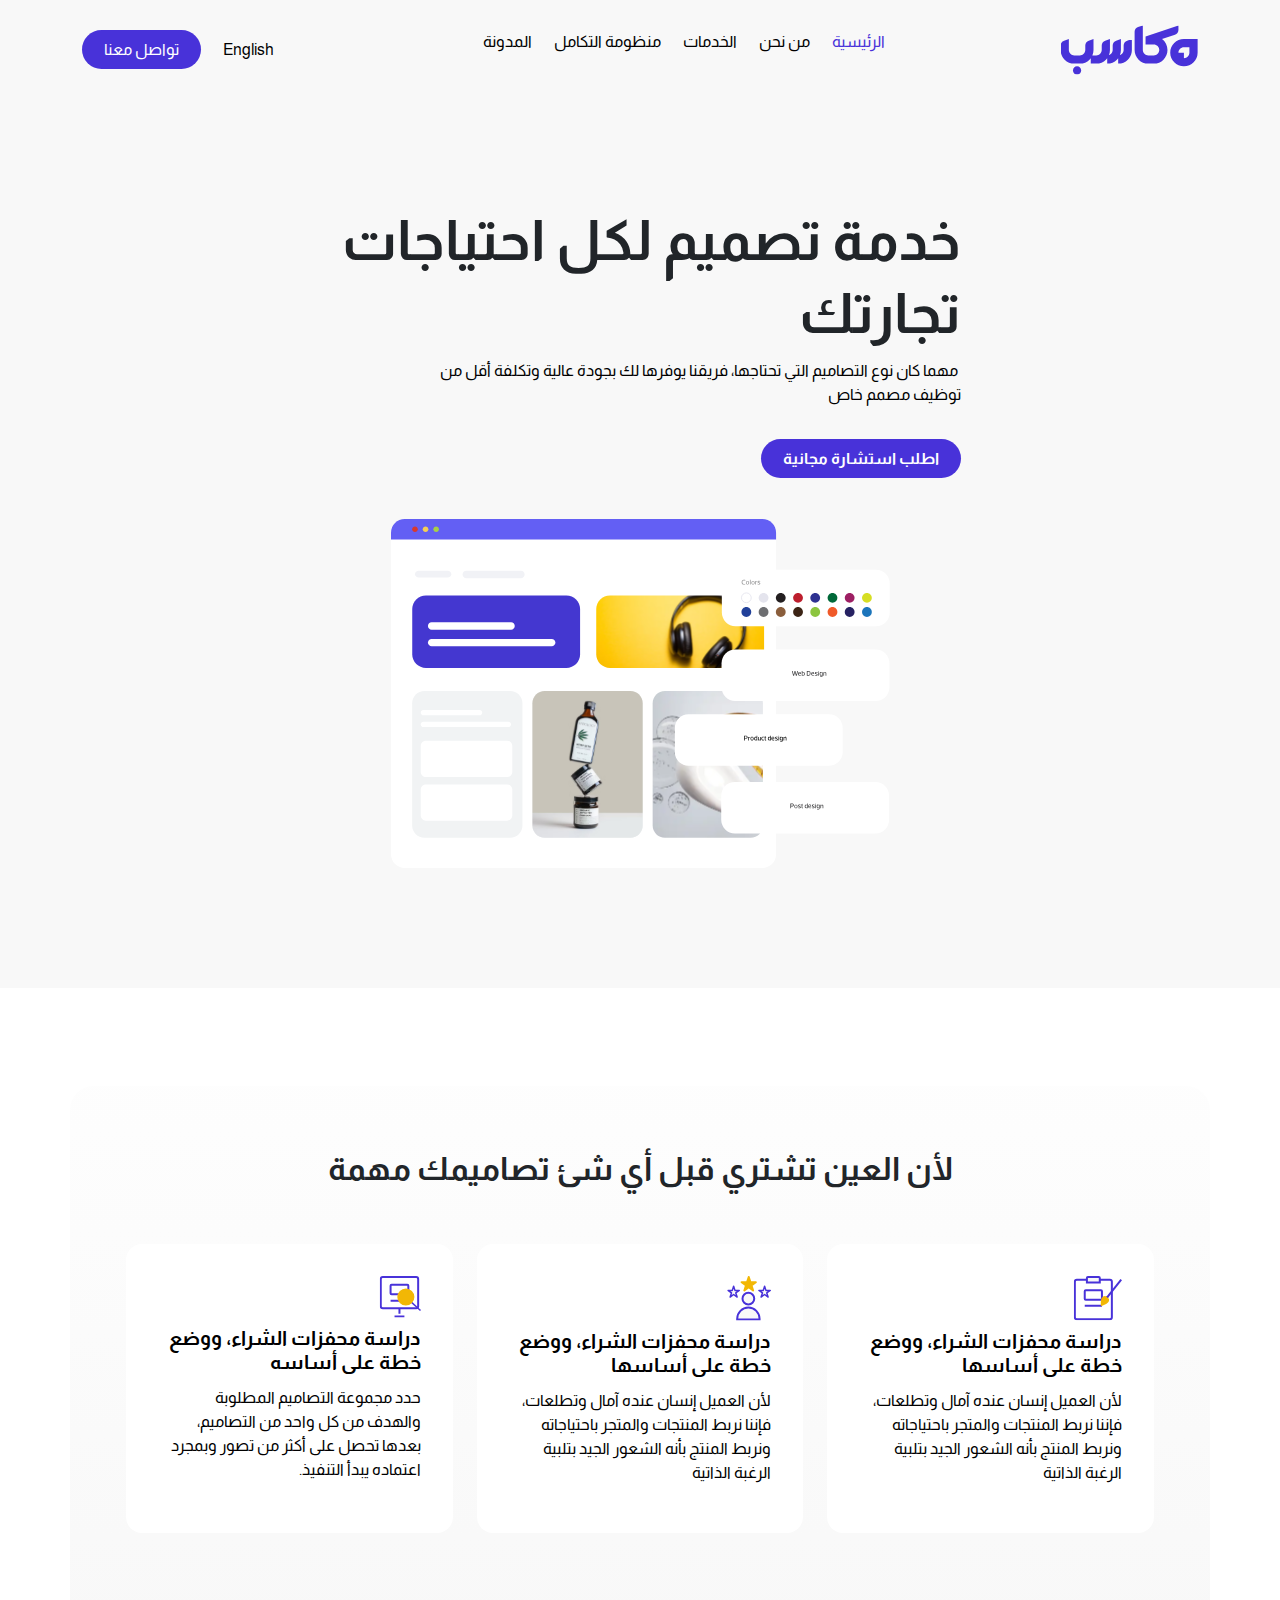
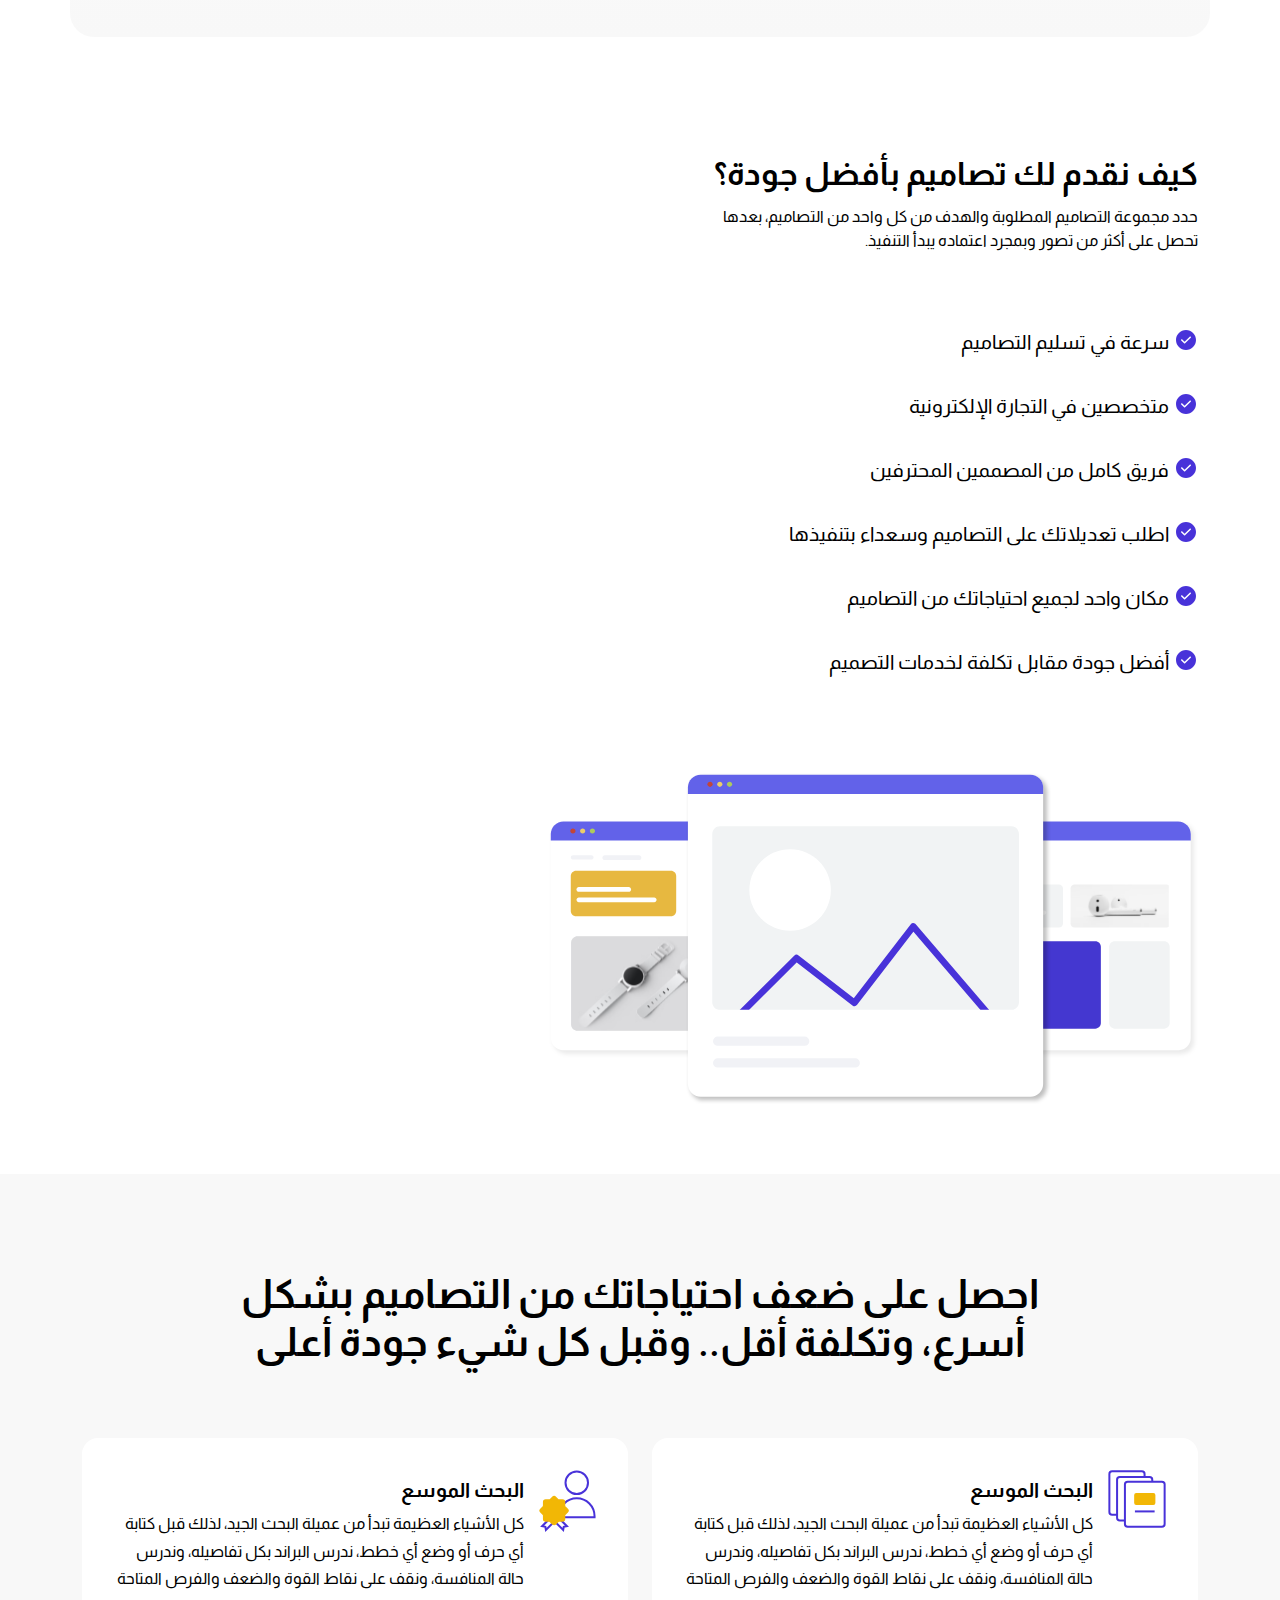
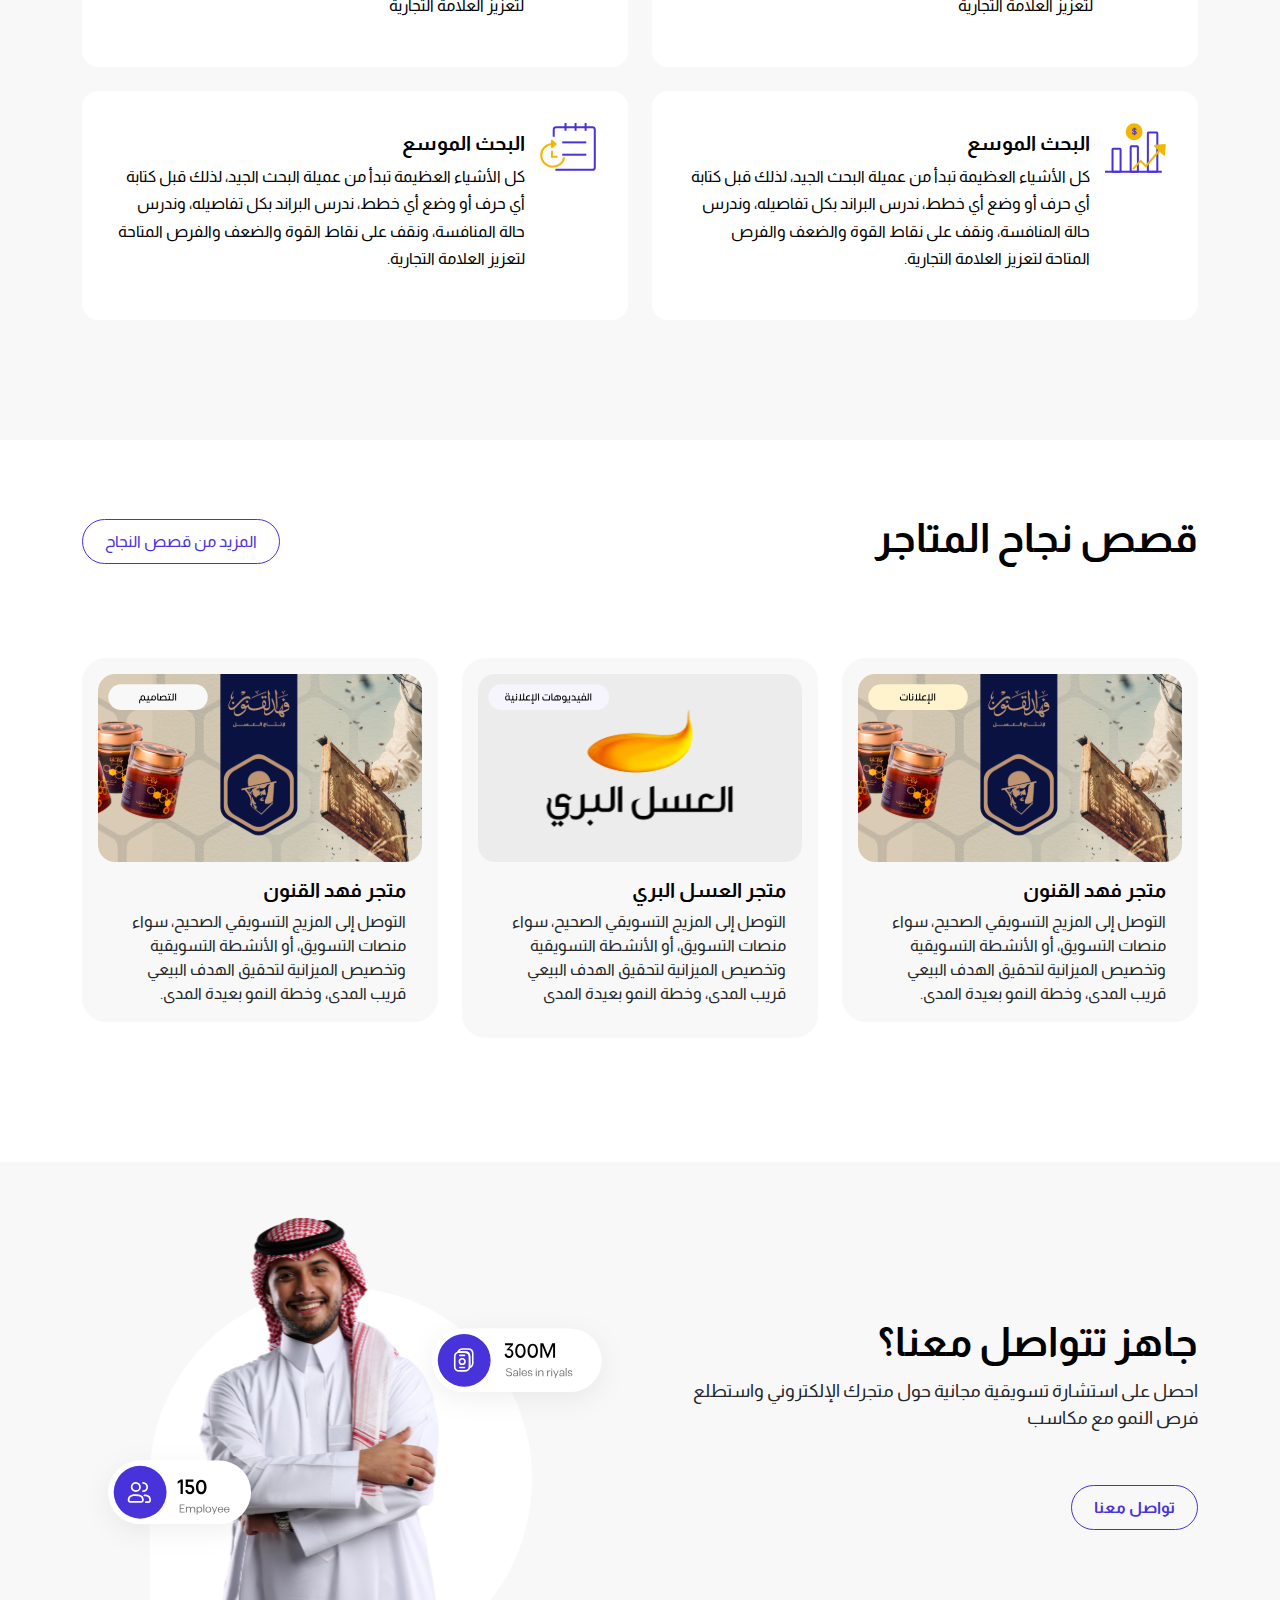
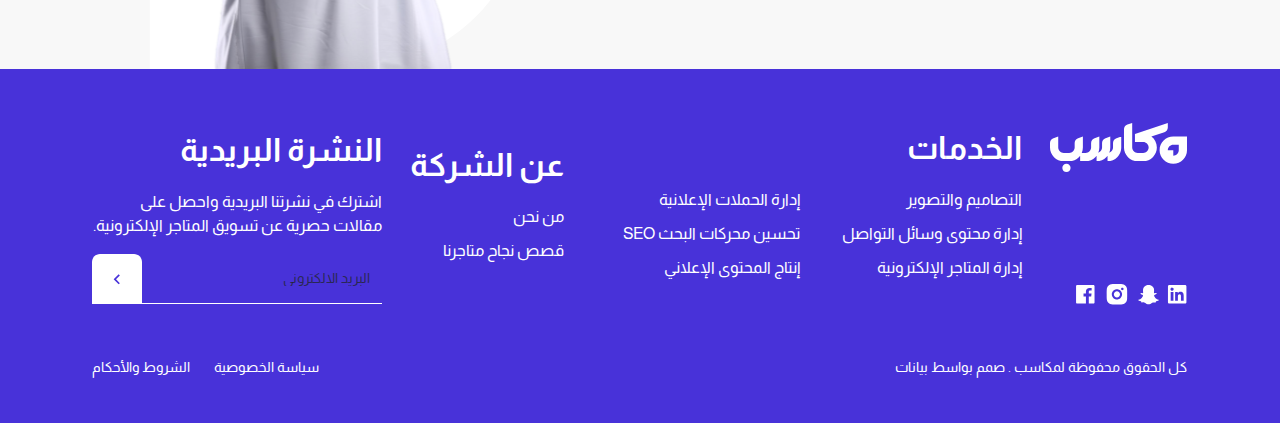
<file: src/pages/Services-Design service.html>
<!DOCTYPE html>
<html dir="rtl" lang="ar">
  <head>
    <meta charset="UTF-8"/>
    <meta name="viewport" content="width=device-width, initial-scale=1.0"/>
    <title>نساعد المتاجر الإلكترونية على تحقيق النمو.</title>
    <link rel="stylesheet" href="../static/Logo-icon.svg"/>
    <link rel="stylesheet" href="../Bootstrap/css/bootstrap.min.css"/>
    <link rel="stylesheet" href="../Font Awesome/css/all.min 3.29.16 PM.css"/>
    <link rel="stylesheet" href="../sass/app.css"/>
  </head>
  <body>
    <header>
      <div class="container"> 
        <div class="parent-header">
          <div class="navbar-lg">
            <div class="header-logo"> <img src="../static/Home-images/headre-logo.svg" alt="logo" title="logo"/></div>
            <nav> 
              <ul class="parent-element">
                <li class="element-item"><a class="element-link color-purple font-xs font-w-sm" href="../pages/index.html">الرئيسية</a></li>
                <li class="element-item"><a class="element-link font-xs font-w-sm color-darck" href="../pages/About.html">من نحن    </a></li>
                <li class="element-item"><a class="element-link font-xs font-w-sm color-darck" href="../pages/Ad-mngement-services.html">الخدمات      </a></li>
                <li class="element-item"><a class="element-link font-xs font-w-sm color-darck" href="../pages/Services.html">منظومة التكامل</a></li>
                <li class="element-item"><a class="element-link font-xs font-w-sm color-darck" href="../pages/system integration.html">المدونة</a></li>
              </ul>
            </nav>
            <div class="btns"> 
              <div class="btn-lng"> <a class="color-darck font-xs font-w-sm" href="#">English </a></div>
              <div class="btn-contact btn-primary"><a class="color-wight font-xs font-w-bold" href="#">تواصل معنا</a></div>
            </div>
          </div>
          <div class="navbar-sm d-block">
            <button class="navbar-toggler" type="button" data-bs-toggle="offcanvas" data-bs-target="#offcanvasNavbar" aria-controls="offcanvasNavbar" aria-label="Toggle navigation"><i class="fa-solid fa-bars fa-2xl" style="color: #000000;"></i></button>
            <div class="offcanvas bg-purple pt-3 offcanvas-end" id="offcanvasNavbar" tabindex="-1" aria-labelledby="offcanvasNavbarLabel">
              <div class="offcanvas-header">
                <div class="header-logo d-flex justify-content-between align-items-center">
                  <svg xmlns="http://www.w3.org/2000/svg" width="137" height="49" viewBox="0 0 137 49" fill="none">
                    <g clip-path="url(#clip0_1836_1903)">
                      <path d="M123.298 13.6094C115.731 13.6094 109.596 19.704 109.596 27.2242C109.596 30.9815 111.131 34.3852 113.609 36.8496C116.089 39.3112 119.513 40.8362 123.298 40.8362C127.083 40.8362 130.506 39.3112 132.987 36.8496C135.468 34.3852 137 30.9843 137 27.2242V13.6094H123.298ZM128.779 27.2242C128.779 28.7271 128.165 30.0891 127.172 31.0754C126.179 32.0617 124.808 32.6723 123.295 32.6723V27.2269H117.814C117.814 24.2183 120.269 21.7816 123.295 21.7816H128.777V27.2297L128.779 27.2242Z" fill="white"></path>
                      <path d="M71.2421 13.6149V24.5084C71.2421 25.4367 71.1503 26.3429 70.9696 27.2186C70.4245 29.8902 69.0951 32.2772 67.2263 34.1338C64.7484 36.5954 61.3221 38.1204 57.5371 38.1204V32.6778C57.1478 33.1917 56.7223 33.6779 56.2662 34.1338C53.7855 36.5954 50.362 38.1204 46.577 38.1204V32.6778C46.1876 33.1917 45.7621 33.6779 45.3061 34.1338C42.8281 36.5954 39.4019 38.1204 35.6169 38.1204H30.141V32.6695C29.7489 33.1862 29.3234 33.6752 28.8645 34.131C26.3838 36.5954 22.9603 38.1177 19.1753 38.1177H13.6994C9.91722 38.1177 6.48819 36.5954 4.01027 34.131C1.53236 31.6667 0 28.2657 0 24.5084V19.9554C0 17.7949 1.39331 15.8776 3.45684 15.1924L8.22078 13.6149V24.5084C8.22078 26.0113 8.83261 27.3734 9.82544 28.3569C10.8155 29.3432 12.1866 29.9538 13.7022 29.9538H19.1781C20.691 29.9538 22.0621 29.3432 23.0549 28.3569C24.0477 27.3734 24.6623 26.0113 24.6623 24.5084V19.9554C24.6623 17.7949 26.0556 15.8748 28.1192 15.1924L32.8831 13.6149V24.5084C32.8831 26.4451 32.4743 28.2851 31.7401 29.9538H35.6224C37.1353 29.9538 38.5064 29.3432 39.4992 28.3569C40.4921 27.3734 41.1067 26.0113 41.1067 24.5056V19.9526C41.1067 17.7922 42.5 15.8748 44.5607 15.1897L49.3247 13.6094V24.5056C49.3247 26.3373 48.9604 28.0834 48.2985 29.6775C49.1217 29.4095 49.8586 28.9509 50.4566 28.3569C51.4494 27.3734 52.064 26.0113 52.064 24.5056V19.9526C52.064 17.7922 53.4573 15.8721 55.5208 15.1897L60.2848 13.6121V24.5056C60.2848 26.3373 59.9205 28.0834 59.2586 29.6775C60.0818 29.4067 60.8187 28.9509 61.4167 28.3541C62.4095 27.3706 63.0241 26.0086 63.0241 24.5029V19.9499C63.0241 17.7894 64.4174 15.8693 66.481 15.1869L71.2449 13.6094L71.2421 13.6149Z" fill="white"></path>
                      <path d="M101.374 13.6093L114.356 9.31044C116.419 8.62804 117.813 6.70794 117.813 4.54747V0L84.9378 10.888V19.0519H93.1586C96.1844 19.0519 98.64 21.4914 98.64 24.5C98.64 26.0029 98.0254 27.365 97.0326 28.3485C96.0425 29.3348 94.6687 29.9454 93.1586 29.9454H87.6827C86.1698 29.9454 84.7987 29.3348 83.8087 28.3485C82.8159 27.365 82.2012 26.0002 82.2012 24.5V0L77.4373 1.57753C75.3738 2.25992 73.9805 4.18003 73.9805 6.34049V24.5C73.9805 28.2573 75.5156 31.661 77.9935 34.1254C80.4714 36.587 83.8977 38.112 87.6827 38.112H93.1586C96.9408 38.112 100.367 36.587 102.848 34.1254C105.326 31.6638 106.861 28.2601 106.861 24.5C106.861 20.0465 104.708 16.0902 101.379 13.6065L101.374 13.6093Z" fill="white"></path>
                      <path d="M16.4385 48.9948C18.7086 48.9948 20.5489 47.1666 20.5489 44.9115C20.5489 42.6563 18.7086 40.8281 16.4385 40.8281C14.1684 40.8281 12.3281 42.6563 12.3281 44.9115C12.3281 47.1666 14.1684 48.9948 16.4385 48.9948Z" fill="white"></path>
                    </g>
                    <defs>
                      <clipPath id="clip0_1836_1903">
                        <rect width="137" height="49" fill="white"></rect>
                      </clipPath>
                    </defs>
                  </svg>
                  <button class="btn-close" type="button" data-bs-dismiss="offcanvas" aria-label="Close"></button>
                </div>
                <div class="header-navbar-parent">
                  <ul class="header-navbar-list d-block">
                    <li class="element-item pb-4"><a class="element-link color-wight font-sm font-w-sm" href="../pages/index.html">الرئيسية</a></li>
                    <li class="element-item pb-4"><a class="element-link font-sm font-w-sm color-wight" href="../pages/About.html">من نحن</a></li>
                    <li class="element-item pb-4"><a class="element-link font-sm font-w-sm color-wight" href="../pages/Ad-mngement-services.html">الخدمات</a></li>
                    <li class="element-item pb-4"><a class="element-link font-sm font-w-sm color-wight" href="../pages/Services.html">منظومة التكامل</a></li>
                    <li class="element-item pb-4"><a class="element-link font-sm font-w-sm color-wight" href="../pages/system integration.html">المدونة</a></li>
                  </ul>
                </div>
              </div>
            </div>
          </div>
        </div>
      </div>
    </header>
    <section class="Services-Design-service-intro">
      <div class="container">
        <div class="parent-intro"> 
          <div class="content-element pb-5">
            <div class="content-title"> 
              <h1 class="color-darcjk font-lg font-w-lg line-sm">خدمة تصميم لكل احتياجات تجارتك</h1>
            </div>
            <div class="content-text">
              <p class="color-darck font-xs font-w-sm"> مهما كان نوع التصاميم التي تحتاجها، فريقنا يوفرها لك بجودة عالية وتكلفة أقل من توظيف مصمم خاص</p>
            </div>
            <div class="content-btn btn-primary"><a class="color-wight bg-purple font-xs font-w-md">اطلب استشارة مجانية</a></div>
          </div>
          <div class="content-img"> <img src="../static/Services-Design service-images/img-intro.svg" alt=""/></div>
        </div>
      </div>
    </section>
    <section class="methodologies pt-5">
      <div class="container"> 
        <div class="content-title pt-4">
          <h3 class="color-0darck font-md font-w-lg text-center pb-5">لأن العين تشتري قبل أي شئ تصاميمك مهمة</h3>
        </div>
        <div class="row">
          <div class="col-lg-4 col-md-6 d-flex pb-4"> 
            <div class="theCard">
              <div class="theCard-img pb-2"> 
                <svg xmlns="http://www.w3.org/2000/svg" width="49" height="45" viewBox="0 0 49 45" fill="none">
                  <g clip-path="url(#clip0_629_5855)">
                    <path d="M36.8598 3.73047H3.83984C2.73527 3.73047 1.83984 4.6259 1.83984 5.73047V41.1705C1.83984 42.275 2.73527 43.1705 3.83984 43.1705H36.8598C37.9644 43.1705 38.8598 42.275 38.8598 41.1705V5.73047C38.8598 4.6259 37.9644 3.73047 36.8598 3.73047Z" stroke="#4832D9" stroke-width="2" stroke-miterlimit="10"></path>
                    <path d="M14.9102 1H25.7902C26.3402 1 26.7902 1.45 26.7902 2V6.49H13.9102V2C13.9102 1.45 14.3602 1 14.9102 1Z" fill="#F8F8F8" stroke="#4832D9" stroke-width="2" stroke-miterlimit="10"></path>
                    <path d="M11.7402 29.8281H28.9602" stroke="#4832D9" stroke-width="2" stroke-miterlimit="10"></path>
                    <path d="M27.9502 14.3398H12.7402C12.1879 14.3398 11.7402 14.7876 11.7402 15.3398V22.6398C11.7402 23.1921 12.1879 23.6398 12.7402 23.6398H27.9502C28.5025 23.6398 28.9502 23.1921 28.9502 22.6398V15.3398C28.9502 14.7876 28.5025 14.3398 27.9502 14.3398Z" stroke="#4832D9" stroke-width="2" stroke-miterlimit="10"></path>
                    <path d="M48.2198 3.73047L31.7598 24.4305" stroke="#4832D9" stroke-width="2" stroke-miterlimit="10"></path>
                    <path d="M29.5398 22.499C30.4498 21.149 32.2698 20.799 33.6198 21.709C34.9698 22.619 35.3198 24.439 34.4098 25.789C33.4998 27.139 28.8398 28.789 28.8398 28.789C28.8398 28.789 28.6198 23.849 29.5298 22.509L29.5398 22.499Z" fill="#F2B705" stroke="#F2B705" stroke-width="2" stroke-miterlimit="10"></path>
                    <path d="M35.5589 21.8568C35.6851 21.6823 35.2471 21.1498 34.5804 20.6674C33.9137 20.1849 33.2709 19.9353 33.1446 20.1098C33.0184 20.2843 33.4565 20.8169 34.1231 21.2993C34.7898 21.7817 35.4326 22.0313 35.5589 21.8568Z" fill="#4832D9"></path>
                  </g>
                  <defs>
                    <clipPath id="clip0_629_5855">
                      <rect width="48.16" height="44.17" fill="white" transform="translate(0.839844)"></rect>
                    </clipPath>
                  </defs>
                </svg>
              </div>
              <div class="content-element"> 
                <div class="content-title"> 
                  <h4 class="color-darck font-w-md font-sm pb-1">دراسة محفزات الشراء، ووضع خطة على أساسها</h4>
                </div>
                <div class="content-text"> 
                  <p class="color-darck font-xs font-w-sm">لأن العميل إنسان عنده آمال وتطلعات، فإننا نربط المنتجات والمتجر باحتياجاته ونربط المنتج بأنه الشعور الجيد بتلبية الرغبة الذاتية    </p>
                </div>
              </div>
            </div>
          </div>
          <div class="col-lg-4 col-md-6 d-flex pb-4"> 
            <div class="theCard">
              <div class="theCard-img pb-2">
                <svg xmlns="http://www.w3.org/2000/svg" width="44" height="45" viewBox="0 0 44 45" fill="none">
                  <g clip-path="url(#clip0_629_5843)">
                    <path d="M21.37 28.5291C24.6119 28.5291 27.24 25.901 27.24 22.6591C27.24 19.4172 24.6119 16.7891 21.37 16.7891C18.1281 16.7891 15.5 19.4172 15.5 22.6591C15.5 25.901 18.1281 28.5291 21.37 28.5291Z" fill="#F8F8F8" stroke="#4832D9" stroke-width="2" stroke-miterlimit="10"></path>
                    <path d="M21.3697 31.5898C27.5497 31.5898 32.5597 36.6098 32.5597 42.7798V43.5298H10.1797V42.7798C10.1797 36.5998 15.1997 31.5898 21.3697 31.5898Z" fill="#F8F8F8" stroke="#4832D9" stroke-width="2" stroke-miterlimit="10"></path>
                    <path d="M6.63023 10.2891L7.97023 14.3891H12.2802L8.79023 16.9191L10.1202 21.0191L6.63023 18.4891L3.15023 21.0191L4.48023 16.9191L0.990234 14.3891H5.30023L6.63023 10.2891Z" fill="#F8F8F8" stroke="#4832D9" stroke-width="1.5" stroke-linejoin="round"></path>
                    <path d="M37.6009 10.2891L38.9309 14.3891H43.2509L39.7609 16.9191L41.0909 21.0191L37.6009 18.4891L34.1109 21.0191L35.4509 16.9191L31.9609 14.3891H36.2709L37.6009 10.2891Z" fill="#F8F8F8" stroke="#4832D9" stroke-width="1.5" stroke-linejoin="round"></path>
                    <path d="M21.7402 1L23.4102 6.15H28.8302L24.4502 9.33L26.1202 14.47L21.7402 11.29L17.3602 14.47L19.0402 9.33L14.6602 6.15H20.0702L21.7402 1Z" fill="#F2B705" stroke="#F2B705" stroke-width="2" stroke-linejoin="round"></path>
                  </g>
                  <defs>
                    <clipPath id="clip0_629_5843">
                      <rect width="43.76" height="44.53" fill="white" transform="translate(0.240234)"></rect>
                    </clipPath>
                  </defs>
                </svg>
              </div>
              <div class="content-element"> 
                <div class="content-title"> 
                  <h4 class="color-darck font-w-md font-sm pb-1">دراسة محفزات الشراء، ووضع خطة على أساسها</h4>
                </div>
                <div class="content-text"> 
                  <p class="color-darck font-xs font-w-sm">لأن العميل إنسان عنده آمال وتطلعات، فإننا نربط المنتجات والمتجر باحتياجاته ونربط المنتج بأنه الشعور الجيد بتلبية الرغبة الذاتية   </p>
                </div>
              </div>
            </div>
          </div>
          <div class="col-lg-4 col-md-6 d-flex pb-4"> 
            <div class="theCard">
              <div class="theCard-img pb-2"> 
                <svg xmlns="http://www.w3.org/2000/svg" width="42" height="42" viewBox="0 0 42 42" fill="none">
                  <g clip-path="url(#clip0_629_5829)">
                    <path d="M37.1595 1H3.76953C2.66496 1 1.76953 1.89543 1.76953 3V30.35C1.76953 31.4546 2.66496 32.35 3.76953 32.35H37.1595C38.2641 32.35 39.1595 31.4546 39.1595 30.35V3C39.1595 1.89543 38.2641 1 37.1595 1Z" stroke="#4832D9" stroke-width="2" stroke-miterlimit="10"></path>
                    <path d="M20.459 32.3516V37.6716" stroke="#4832D9" stroke-width="2" stroke-miterlimit="10"></path>
                    <path d="M15.5293 40.4688H25.3993" stroke="#4832D9" stroke-width="2" stroke-miterlimit="10"></path>
                    <path d="M11.5801 24.668H29.3501" stroke="#4832D9" stroke-width="2" stroke-miterlimit="10"></path>
                    <path d="M28.3401 8.67969H12.5801C12.0278 8.67969 11.5801 9.1274 11.5801 9.67969V17.2797C11.5801 17.832 12.0278 18.2797 12.5801 18.2797H28.3401C28.8924 18.2797 29.3401 17.832 29.3401 17.2797V9.67969C29.3401 9.1274 28.8924 8.67969 28.3401 8.67969Z" stroke="#4832D9" stroke-width="2" stroke-miterlimit="10"></path>
                    <path d="M26.8086 21.1289L41.4886 34.5289" stroke="#4832D9" stroke-width="1.5" stroke-miterlimit="10"></path>
                    <path d="M26.8486 28.5214C31.0128 28.5214 34.3886 25.1456 34.3886 20.9814C34.3886 16.8172 31.0128 13.4414 26.8486 13.4414C22.6844 13.4414 19.3086 16.8172 19.3086 20.9814C19.3086 25.1456 22.6844 28.5214 26.8486 28.5214Z" fill="#F2B705" stroke="#F2B705" stroke-width="2" stroke-linecap="round" stroke-linejoin="round"></path>
                  </g>
                  <defs>
                    <clipPath id="clip0_629_5829">
                      <rect width="41.23" height="41.47" fill="white" transform="translate(0.769531)"></rect>
                    </clipPath>
                  </defs>
                </svg>
              </div>
              <div class="content-element"> 
                <div class="content-title"> 
                  <h4 class="color-darck font-w-md font-sm pb-1">دراسة محفزات الشراء، ووضع خطة على أساسه</h4>
                </div>
                <div class="content-text"> 
                  <p class="color-darck font-xs font-w-sm">حدد مجموعة التصاميم المطلوبة والهدف من كل واحد من التصاميم، بعدها تحصل على أكثر من تصور وبمجرد اعتماده يبدأ التنفيذ.</p>
                </div>
              </div>
            </div>
          </div>
        </div>
      </div>
    </section>
    <section class="We-help-you-in-managing-accounts pt-5">
      <div class="container"> 
        <div class="parent-content-element"> 
          <div class="content-element"> 
            <div class="content-title pb-1">
              <h3 class="color-darck font-md font-w-lg">كيف نقدم لك تصاميم بأفضل جودة؟</h3>
            </div>
            <div class="content-text pb-2"> 
              <p class="color-darck font-xs font-w-sm lin-md">حدد مجموعة التصاميم المطلوبة والهدف من كل واحد من التصاميم، بعدها تحصل على أكثر من تصور وبمجرد اعتماده يبدأ التنفيذ.                               </p>
            </div>
            <div class="parent-deescription"> 
              <div class="description"> 
                <div class="icon"> 
                  <svg xmlns="http://www.w3.org/2000/svg" width="24" height="24" viewBox="0 0 24 24" fill="none">
                    <path d="M12 2C6.49 2 2 6.49 2 12C2 17.51 6.49 22 12 22C17.51 22 22 17.51 22 12C22 6.49 17.51 2 12 2ZM16.78 9.7L11.11 15.37C10.97 15.51 10.78 15.59 10.58 15.59C10.38 15.59 10.19 15.51 10.05 15.37L7.22 12.54C6.93 12.25 6.93 11.77 7.22 11.48C7.51 11.19 7.99 11.19 8.28 11.48L10.58 13.78L15.72 8.64C16.01 8.35 16.49 8.35 16.78 8.64C17.07 8.93 17.07 9.4 16.78 9.7Z" fill="#4832D9"></path>
                  </svg>
                </div>
                <div class="content-text"> 
                  <p class="color-darck font-w-smole font-sm">سرعة في تسليم التصاميم</p>
                </div>
              </div>
              <div class="description"> 
                <div class="icon"> 
                  <svg xmlns="http://www.w3.org/2000/svg" width="24" height="24" viewBox="0 0 24 24" fill="none">
                    <path d="M12 2C6.49 2 2 6.49 2 12C2 17.51 6.49 22 12 22C17.51 22 22 17.51 22 12C22 6.49 17.51 2 12 2ZM16.78 9.7L11.11 15.37C10.97 15.51 10.78 15.59 10.58 15.59C10.38 15.59 10.19 15.51 10.05 15.37L7.22 12.54C6.93 12.25 6.93 11.77 7.22 11.48C7.51 11.19 7.99 11.19 8.28 11.48L10.58 13.78L15.72 8.64C16.01 8.35 16.49 8.35 16.78 8.64C17.07 8.93 17.07 9.4 16.78 9.7Z" fill="#4832D9"></path>
                  </svg>
                </div>
                <div class="content-text"> 
                  <p class="color-darck font-w-smole font-sm">متخصصين في التجارة الإلكترونية </p>
                </div>
              </div>
              <div class="description"> 
                <div class="icon"> 
                  <svg xmlns="http://www.w3.org/2000/svg" width="24" height="24" viewBox="0 0 24 24" fill="none">
                    <path d="M12 2C6.49 2 2 6.49 2 12C2 17.51 6.49 22 12 22C17.51 22 22 17.51 22 12C22 6.49 17.51 2 12 2ZM16.78 9.7L11.11 15.37C10.97 15.51 10.78 15.59 10.58 15.59C10.38 15.59 10.19 15.51 10.05 15.37L7.22 12.54C6.93 12.25 6.93 11.77 7.22 11.48C7.51 11.19 7.99 11.19 8.28 11.48L10.58 13.78L15.72 8.64C16.01 8.35 16.49 8.35 16.78 8.64C17.07 8.93 17.07 9.4 16.78 9.7Z" fill="#4832D9"></path>
                  </svg>
                </div>
                <div class="content-text"> 
                  <p class="color-darck font-w-smole font-sm">فريق كامل من المصممين المحترفين</p>
                </div>
              </div>
              <div class="description"> 
                <div class="icon"> 
                  <svg xmlns="http://www.w3.org/2000/svg" width="24" height="24" viewBox="0 0 24 24" fill="none">
                    <path d="M12 2C6.49 2 2 6.49 2 12C2 17.51 6.49 22 12 22C17.51 22 22 17.51 22 12C22 6.49 17.51 2 12 2ZM16.78 9.7L11.11 15.37C10.97 15.51 10.78 15.59 10.58 15.59C10.38 15.59 10.19 15.51 10.05 15.37L7.22 12.54C6.93 12.25 6.93 11.77 7.22 11.48C7.51 11.19 7.99 11.19 8.28 11.48L10.58 13.78L15.72 8.64C16.01 8.35 16.49 8.35 16.78 8.64C17.07 8.93 17.07 9.4 16.78 9.7Z" fill="#4832D9"></path>
                  </svg>
                </div>
                <div class="content-text"> 
                  <p class="color-darck font-w-smole font-sm">اطلب تعديلاتك على التصاميم وسعداء بتنفيذها</p>
                </div>
              </div>
              <div class="description"> 
                <div class="icon"> 
                  <svg xmlns="http://www.w3.org/2000/svg" width="24" height="24" viewBox="0 0 24 24" fill="none">
                    <path d="M12 2C6.49 2 2 6.49 2 12C2 17.51 6.49 22 12 22C17.51 22 22 17.51 22 12C22 6.49 17.51 2 12 2ZM16.78 9.7L11.11 15.37C10.97 15.51 10.78 15.59 10.58 15.59C10.38 15.59 10.19 15.51 10.05 15.37L7.22 12.54C6.93 12.25 6.93 11.77 7.22 11.48C7.51 11.19 7.99 11.19 8.28 11.48L10.58 13.78L15.72 8.64C16.01 8.35 16.49 8.35 16.78 8.64C17.07 8.93 17.07 9.4 16.78 9.7Z" fill="#4832D9"></path>
                  </svg>
                </div>
                <div class="content-text"> 
                  <p class="color-darck font-w-smole font-sm">مكان واحد لجميع احتياجاتك من التصاميم</p>
                </div>
              </div>
              <div class="description"> 
                <div class="icon"> 
                  <svg xmlns="http://www.w3.org/2000/svg" width="24" height="24" viewBox="0 0 24 24" fill="none">
                    <path d="M12 2C6.49 2 2 6.49 2 12C2 17.51 6.49 22 12 22C17.51 22 22 17.51 22 12C22 6.49 17.51 2 12 2ZM16.78 9.7L11.11 15.37C10.97 15.51 10.78 15.59 10.58 15.59C10.38 15.59 10.19 15.51 10.05 15.37L7.22 12.54C6.93 12.25 6.93 11.77 7.22 11.48C7.51 11.19 7.99 11.19 8.28 11.48L10.58 13.78L15.72 8.64C16.01 8.35 16.49 8.35 16.78 8.64C17.07 8.93 17.07 9.4 16.78 9.7Z" fill="#4832D9"></path>
                  </svg>
                </div>
                <div class="content-text"> 
                  <p class="color-darck font-w-smole font-sm">أفضل جودة مقابل تكلفة لخدمات التصميم</p>
                </div>
              </div>
            </div>
          </div>
          <div class="content-img-section"> <img class="width-md" src="../static/Services-Design service-images/img-section.svg" alt=""/></div>
        </div>
      </div>
    </section>
    <section class="We-help-with-brand-strength pt-5"> 
      <div class="container"> 
        <div class="content-title pt-5 width-lg m-auto">
          <h3 class="color-darck font-w-lg font-bold text-center pb-5">احصل على ضعف احتياجاتك من التصاميم بشكل أسرع، وتكلفة أقل.. وقبل كل شيء جودة أعلى</h3>
        </div>
        <div class="row pt-3">
          <div class="col-lg-6 d-flex pb-4"> 
            <div class="thecard">
              <div class="content-icon">
                <svg xmlns="http://www.w3.org/2000/svg" width="58" height="58" viewBox="0 0 58 58" fill="none">
                  <g clip-path="url(#clip0_629_5477)">
                    <path d="M33.8143 1.37109H4.12642C2.60685 1.37109 1.375 2.59858 1.375 4.11276V42.0986C1.375 43.6128 2.60685 44.8402 4.12642 44.8402H33.8143C35.3338 44.8402 36.5657 43.6128 36.5657 42.0986V4.11276C36.5657 2.59858 35.3338 1.37109 33.8143 1.37109Z" fill="white" stroke="#4832D9" stroke-width="2" stroke-miterlimit="10"></path>
                    <path d="M41.5174 6.91016H11.8295C10.31 6.91016 9.07812 8.13764 9.07812 9.65182V47.6376C9.07812 49.1518 10.31 50.3793 11.8295 50.3793H41.5174C43.037 50.3793 44.2688 49.1518 44.2688 47.6376V9.65182C44.2688 8.13764 43.037 6.91016 41.5174 6.91016Z" fill="white" stroke="#4832D9" stroke-width="2" stroke-miterlimit="10"></path>
                    <path d="M53.8872 11.625H19.6733C18.1537 11.625 16.9219 12.8525 16.9219 14.3667V53.8878C16.9219 55.402 18.1537 56.6295 19.6733 56.6295H53.8872C55.4068 56.6295 56.6387 55.402 56.6387 53.8878V14.3667C56.6387 12.8525 55.4068 11.625 53.8872 11.625Z" fill="white" stroke="#4832D9" stroke-width="2" stroke-miterlimit="10"></path>
                    <path d="M26.9238 41.4141H46.624" stroke="#4832D9" stroke-width="2" stroke-miterlimit="10"></path>
                    <path d="M45.2621 23.7305H28.2995C27.5398 23.7305 26.9238 24.3442 26.9238 25.1013V32.9699C26.9238 33.727 27.5398 34.3407 28.2995 34.3407H45.2621C46.0219 34.3407 46.6378 33.727 46.6378 32.9699V25.1013C46.6378 24.3442 46.0219 23.7305 45.2621 23.7305Z" fill="#F2B705" stroke="#F2B705" stroke-width="1.5" stroke-miterlimit="10" stroke-linecap="square"></path>
                  </g>
                  <defs>
                    <clipPath id="clip0_629_5477">
                      <rect width="58" height="58" fill="white"></rect>
                    </clipPath>
                  </defs>
                </svg>
              </div>
              <div class="content-element"> 
                <div class="content-title mt-2">
                  <h4 class="color-darck font-w-lg font-sm">البحث الموسع</h4>
                </div>
                <div class="content-text">
                  <p class="color-darck font-xs font-w-sm line-lg">كل الأشياء العظيمة تبدأ من عميلة البحث الجيد، لذلك قبل كتابة أي حرف أو وضع أي خطط، ندرس البراند بكل تفاصيله، وندرس حالة المنافسة، ونقف على نقاط القوة والضعف والفرص المتاحة لتعزيز العلامة التجارية</p>
                </div>
              </div>
            </div>
          </div>
          <div class="col-lg-6 d-flex pb-4">
            <div class="thecard">
              <div class="content-icon">
                <svg xmlns="http://www.w3.org/2000/svg" width="57" height="63" viewBox="0 0 57 63" fill="none">
                  <g clip-path="url(#clip0_629_5505)">
                    <path d="M37.7579 24.0913C43.969 24.0913 49.0041 19.0253 49.0041 12.7761C49.0041 6.52692 43.969 1.46094 37.7579 1.46094C31.5468 1.46094 26.5117 6.52692 26.5117 12.7761C26.5117 19.0253 31.5468 24.0913 37.7579 24.0913Z" stroke="#4832D9" stroke-width="2" stroke-miterlimit="10"></path>
                    <path d="M37.7575 28.2539C47.5671 28.2539 55.5483 36.2694 55.5483 46.1538V47.351H19.9668V46.1538C19.9668 36.284 27.9334 28.2539 37.7575 28.2539Z" fill="white" stroke="#4832D9" stroke-width="2" stroke-miterlimit="10"></path>
                    <path d="M6.92135 59.9746L6.35541 56.7625L3.14844 56.1785L15.5555 43.6953L19.3284 47.506L6.92135 59.9746Z" stroke="#4832D9" stroke-width="2" stroke-miterlimit="10"></path>
                    <path d="M24.1747 59.9746L24.7551 56.7625L27.9476 56.1785L15.555 43.6953L11.7676 47.506L24.1747 59.9746Z" stroke="#4832D9" stroke-width="2" stroke-miterlimit="10"></path>
                    <path d="M16.3249 27.374L18.7918 29.8561C19.1255 30.1919 19.5609 30.3671 20.0252 30.3671H23.5079C24.4657 30.3671 25.2493 31.1555 25.2493 32.1191V35.6232C25.2493 36.0904 25.4379 36.5284 25.7572 36.8642L28.2241 39.3462C28.9061 40.0324 28.9061 41.1421 28.2241 41.8283L25.7572 44.3103C25.4234 44.6461 25.2493 45.0841 25.2493 45.5513V49.0554C25.2493 50.019 24.4657 50.8074 23.5079 50.8074H20.0252C19.5609 50.8074 19.1255 50.9972 18.7918 51.3184L16.3249 53.8005C15.6428 54.4867 14.54 54.4867 13.858 53.8005L11.3911 51.3184C11.0573 50.9826 10.622 50.8074 10.1576 50.8074H6.67493C5.71719 50.8074 4.93358 50.019 4.93358 49.0554V45.5513C4.93358 45.0841 4.74494 44.6461 4.42569 44.3103L1.95879 41.8283C1.27676 41.1421 1.27676 40.0324 1.95879 39.3462L4.42569 36.8642C4.75945 36.5284 4.93358 36.0904 4.93358 35.6232V32.1191C4.93358 31.1555 5.71719 30.3671 6.67493 30.3671H10.1576C10.622 30.3671 11.0573 30.1773 11.3911 29.8561L13.858 27.374C14.54 26.6878 15.6428 26.6878 16.3249 27.374Z" fill="#F2B705" stroke="#F2B705" stroke-width="2" stroke-miterlimit="10"></path>
                  </g>
                  <defs>
                    <clipPath id="clip0_629_5505">
                      <rect width="57" height="63" fill="white"></rect>
                    </clipPath>
                  </defs>
                </svg>
              </div>
              <div class="content-element"> 
                <div class="content-title mt-2">
                  <h4 class="color-darck font-w-lg font-sm">البحث الموسع</h4>
                </div>
                <div class="content-text">
                  <p class="color-darck font-xs font-w-sm line-lg">كل الأشياء العظيمة تبدأ من عميلة البحث الجيد، لذلك قبل كتابة أي حرف أو وضع أي خطط، ندرس البراند بكل تفاصيله، وندرس حالة المنافسة، ونقف على نقاط القوة والضعف والفرص المتاحة لتعزيز العلامة التجارية</p>
                </div>
              </div>
            </div>
          </div>
          <div class="col-lg-6 d-flex pb-4">
            <div class="thecard">
              <div class="content-icon">
                <svg xmlns="http://www.w3.org/2000/svg" width="61" height="50" viewBox="0 0 61 50" fill="none">
                  <g clip-path="url(#clip0_629_5490)">
                    <path d="M14.9509 25.8008H8.15361C7.80665 25.8008 7.52539 26.0809 7.52539 26.4264V48.1231C7.52539 48.4686 7.80665 48.7487 8.15361 48.7487H14.9509C15.2979 48.7487 15.5791 48.4686 15.5791 48.1231V26.4264C15.5791 26.0809 15.2979 25.8008 14.9509 25.8008Z" stroke="#4832D9" stroke-width="2" stroke-miterlimit="10"></path>
                    <path d="M32.2536 23.3633H26.2981C25.9512 23.3633 25.6699 23.6434 25.6699 23.9889V48.1255C25.6699 48.4711 25.9512 48.7512 26.2981 48.7512H32.2536C32.6006 48.7512 32.8819 48.4711 32.8819 48.1255V23.9889C32.8819 23.6434 32.6006 23.3633 32.2536 23.3633Z" stroke="#4832D9" stroke-width="2" stroke-miterlimit="10"></path>
                    <path d="M51.6893 9.59766H43.4974C43.1504 9.59766 42.8691 9.87776 42.8691 10.2233V48.1237C42.8691 48.4692 43.1504 48.7493 43.4974 48.7493H51.6893C52.0363 48.7493 52.3175 48.4692 52.3175 48.1237V10.2233C52.3175 9.87776 52.0363 9.59766 51.6893 9.59766Z" stroke="#4832D9" stroke-width="2" stroke-miterlimit="10"></path>
                    <path d="M56.8286 48.75H0" stroke="#4832D9" stroke-width="2" stroke-miterlimit="10"></path>
                    <path d="M29.1485 16.1649C33.2842 16.1649 36.6369 12.8261 36.6369 8.70746C36.6369 4.58882 33.2842 1.25 29.1485 1.25C25.0128 1.25 21.6602 4.58882 21.6602 8.70746C21.6602 12.8261 25.0128 16.1649 29.1485 16.1649Z" fill="#F2B705" stroke="#F2B705" stroke-width="2" stroke-linecap="round" stroke-linejoin="round"></path>
                    <path d="M27.604 10.9362C27.2522 10.5984 27.0135 10.1854 26.9004 9.69746L28.0061 9.27203C28.0563 9.5473 28.1694 9.79756 28.3453 10.0228C28.5086 10.248 28.7348 10.3982 29.0238 10.4732V8.8466L28.8353 8.80907C28.4961 8.7465 28.1945 8.6464 27.9558 8.49625C27.7171 8.35862 27.5286 8.15842 27.3904 7.90817C27.2522 7.65792 27.1894 7.3451 27.1894 6.98224C27.1894 6.68194 27.2648 6.40666 27.403 6.1439C27.5412 5.88114 27.7548 5.66843 28.0312 5.49325C28.3076 5.31808 28.6343 5.20546 29.0238 5.16793V4.42969H29.8153V5.18044C30.1671 5.23049 30.4687 5.33059 30.72 5.49325C30.9712 5.6434 31.1848 5.83109 31.3356 6.05631C31.4864 6.28154 31.612 6.51928 31.6874 6.76953L30.632 7.18244C30.5817 7.03229 30.5189 6.90717 30.4561 6.78204C30.3807 6.65691 30.2928 6.5443 30.1797 6.45671C30.0666 6.36913 29.9535 6.29405 29.8028 6.25651V7.75802L30.0289 7.80807C30.5315 7.92068 30.9461 8.13339 31.2602 8.42118C31.5743 8.70897 31.7377 9.12188 31.7377 9.64741C31.7377 10.1479 31.5743 10.5608 31.2477 10.9112C30.921 11.2615 30.4435 11.4617 29.8028 11.5243V12.2625H29.0112V11.5118C28.4332 11.4492 27.9558 11.249 27.604 10.9112V10.9362ZM29.0112 7.1449V6.244C28.7976 6.29405 28.6468 6.38164 28.5463 6.50676C28.4458 6.63189 28.3956 6.78204 28.3956 6.93219C28.3956 7.11988 28.4458 7.27003 28.5589 7.38264C28.672 7.49525 28.8227 7.57033 29.0238 7.63289V7.1449H29.0112ZM30.2048 10.3481C30.3053 10.273 30.3933 10.1854 30.4435 10.0853C30.4938 9.98524 30.5189 9.87263 30.5189 9.73499C30.5189 9.59736 30.4938 9.49726 30.431 9.39716C30.3682 9.29706 30.2928 9.20947 30.1797 9.1469C30.0666 9.08434 29.941 9.03429 29.7902 8.99675V10.4983C29.9535 10.4732 30.0917 10.4232 30.1923 10.3356L30.2048 10.3481Z" fill="#4832D9"></path>
                    <path d="M27.9434 46.1353L35.5951 37.852L40.9852 43.2449L54.5547 27.2539" stroke="#F2B705" stroke-width="2" stroke-miterlimit="10"></path>
                    <path d="M50.0684 22.6851L59.7429 21.9844L59.0393 31.619L50.0684 22.6851Z" fill="#F2B705" stroke="#F2B705" stroke-width="2" stroke-linecap="round" stroke-linejoin="round"></path>
                  </g>
                  <defs>
                    <clipPath id="clip0_629_5490">
                      <rect width="61" height="50" fill="white"></rect>
                    </clipPath>
                  </defs>
                </svg>
              </div>
              <div class="content-element"> 
                <div class="content-title mt-2">
                  <h4 class="color-darck font-w-lg font-sm">البحث الموسع</h4>
                </div>
                <div class="content-text">
                  <p class="color-darck font-xs font-w-sm line-lg">كل الأشياء العظيمة تبدأ من عميلة البحث الجيد، لذلك قبل كتابة أي حرف أو وضع أي خطط، ندرس البراند بكل تفاصيله، وندرس حالة المنافسة، ونقف على نقاط القوة والضعف والفرص المتاحة لتعزيز العلامة التجارية.</p>
                </div>
              </div>
            </div>
          </div>
          <div class="col-lg-6 d-flex pb-4"> 
            <div class="thecard">
              <div class="content-icon">
                <svg xmlns="http://www.w3.org/2000/svg" width="56" height="48" viewBox="0 0 56 48" fill="none">
                  <g clip-path="url(#clip0_629_5517)">
                    <path d="M15.4317 46.7934H52.3606C53.6951 46.7934 54.787 45.7088 54.787 44.3831V6.71103C54.787 5.38539 53.6951 4.30078 52.3606 4.30078H16.1353C14.8008 4.30078 13.709 5.38539 13.709 6.71103V13.6646" stroke="#4832D9" stroke-width="2" stroke-miterlimit="10"></path>
                    <path d="M46.2697 19.3789H22.2246" stroke="#4832D9" stroke-width="2" stroke-miterlimit="10"></path>
                    <path d="M46.2697 31.707H22.2246" stroke="#4832D9" stroke-width="2" stroke-miterlimit="10"></path>
                    <path d="M25.5137 0V7.78509" stroke="#4832D9" stroke-width="2" stroke-miterlimit="10"></path>
                    <path d="M35.5586 0V7.78509" stroke="#4832D9" stroke-width="2" stroke-miterlimit="10"></path>
                    <path d="M45.5918 0V7.78509" stroke="#4832D9" stroke-width="2" stroke-miterlimit="10"></path>
                    <path d="M12.6288 20.9727C6.32034 20.9727 1.21289 26.0462 1.21289 32.3129C1.21289 38.5795 6.32034 43.653 12.6288 43.653C18.3065 43.653 23.8992 39.6038 23.8992 34.1326" stroke="#F2B705" stroke-width="2" stroke-miterlimit="10"></path>
                    <path d="M11.9492 27.7227V33.7121H17.3964" stroke="#F2B705" stroke-width="2" stroke-miterlimit="10"></path>
                    <path d="M11.9492 17.7773L15.6615 20.9709L11.9492 24.1645V17.7773Z" fill="#F2B705" stroke="#F2B705" stroke-width="2" stroke-linejoin="round"></path>
                  </g>
                  <defs>
                    <clipPath id="clip0_629_5517">
                      <rect width="61" height="50" fill="white"></rect>
                    </clipPath>
                  </defs>
                </svg>
              </div>
              <div class="content-element"> 
                <div class="content-title mt-2">
                  <h4 class="color-darck font-w-lg font-sm">البحث الموسع</h4>
                </div>
                <div class="content-text">
                  <p class="color-darck font-xs font-w-sm line-lg">كل الأشياء العظيمة تبدأ من عميلة البحث الجيد، لذلك قبل كتابة أي حرف أو وضع أي خطط، ندرس البراند بكل تفاصيله، وندرس حالة المنافسة، ونقف على نقاط القوة والضعف والفرص المتاحة لتعزيز العلامة التجارية.   </p>
                </div>
              </div>
            </div>
          </div>
        </div>
      </div>
    </section>
    <section class="Success-stories">
      <div class="container">
        <div class="content-parent"> 
          <div class="conent-title"> 
            <h4 class="color-darck font-bold font-w-lg pb-4 mt-4">قصص نجاح المتاجر</h4>
          </div>
          <div class="content-btn btn-outline"><a class="font-xs.font-w-sm" href="#">المزيد من قصص النجاح</a></div>
        </div>
        <div class="row">
          <div class="col-lg-4 pb-4">
            <div class="card card-gray">
              <div class="card-hearder"><img class="width-md" src="../static/Home-images/Success-stories-card-tow.svg" alt="alt" title="img"/></div>
              <div class="card-body">
                <div class="card-title">
                  <h5 class="color-darck font-sm font-w-md">متجر فهد القنون</h5>
                </div>
                <div class="card-text">
                  <p class="color darck font-xs font-w-sm">التوصل إلى المزيج التسويقي الصحيح، سواء منصات التسويق، أو الأنشطة التسويقية وتخصيص الميزانية لتحقيق الهدف البيعي قريب المدى، وخطة النمو بعيدة المدى.</p>
                </div>
              </div>
            </div>
          </div>
          <div class="col-lg-4 pb-4">   
            <div class="card card-gray">
              <div class="card-hearder"><img class="width-md" src="../static/Home-images/Success-stories-card-img.svg" alt="alt" title="img"/></div>
              <div class="card-body"> 
                <div class="card-title">
                  <h5 class="color-darck font-sm font-w-md">متجر العسل البري</h5>
                </div>
                <div class="thcard-text"> 
                  <p class="color darck font-xs font-w-sm">التوصل إلى المزيج التسويقي الصحيح، سواء منصات التسويق، أو الأنشطة التسويقية وتخصيص الميزانية لتحقيق الهدف البيعي قريب المدى، وخطة النمو بعيدة المدى</p>
                </div>
              </div>
            </div>
          </div>
          <div class="col-lg-4 pb-4">   
            <div class="card card-gray">
              <div class="card-hearder"><img class="width-md" src="../static/Home-images/Success-stories-card-three.svg" alt="alt" title="img"/></div>
              <div class="card-body">
                <div class="card-title">
                  <h5 class="color-darck font-sm font-w-md">متجر فهد القنون</h5>
                </div>
                <div class="card-text"> 
                  <p class="color darck font-xs font-w-sm">التوصل إلى المزيج التسويقي الصحيح، سواء منصات التسويق، أو الأنشطة التسويقية وتخصيص الميزانية لتحقيق الهدف البيعي قريب المدى، وخطة النمو بعيدة المدى.                 </p>
                </div>
              </div>
            </div>
          </div>
        </div>
      </div>
    </section>
    <section class="Connect-with-us">
      <div class="container"> 
        <div class="row">
          <div class="col-lg-6 pb-5 d-flex align-items-center">
            <div class="content">
              <div class="content-title"> 
                <h2 class="color-darck font-bold font-w-lg pb-1">جاهز تتواصل معنا؟</h2>
              </div>
              <div class="content-text">
                <p class="colo-darck font-smole font-w-sm pb-5">احصل على استشارة تسويقية مجانية حول متجرك الإلكتروني واستطلع فرص النمو مع مكاسب</p>
              </div>
              <div class="content-btn btn-outline"><a class="font-xs font-w-md color-purple" href="#">تواصل معنا</a></div>
            </div>
          </div>
          <div class="col-lg-6 d-flex">
            <div class="content-img"> <img src="../static/Home-images/Connect with us-img.svg" alt="img" title="img"/></div>
          </div>
        </div>
      </div>
    </section>
    <footer> 
      <div class="container"> 
        <div class="parent-footer"> 
          <div class="logo-socialmedia"> <img src="../static/Home-images/logo-footer.svg" alt="img-footer" title="img-footer"/>
            <div class="socialmedia"> 
              <div class="social"> 
                <svg xmlns="http://www.w3.org/2000/svg" width="20" height="19" viewBox="0 0 20 19" fill="none">
                  <path d="M16.6875 15.8186H13.9528V11.5323C13.9528 10.5102 13.9323 9.19465 12.5264 9.19465C11.1011 9.19465 10.8835 10.307 10.8835 11.4574V15.8186H8.14773V7.0048H10.7747V8.20542H10.8107C11.178 7.51378 12.0708 6.78212 13.4048 6.78212C16.1755 6.78212 16.6886 8.60666 16.6886 10.9802V15.8186H16.6875ZM5.05895 5.79904C4.85018 5.79931 4.64341 5.75838 4.45049 5.67858C4.25757 5.59878 4.0823 5.48169 3.93473 5.33402C3.78715 5.18635 3.67018 5.011 3.5905 4.81804C3.51083 4.62507 3.47002 4.41827 3.47043 4.2095C3.47063 3.89532 3.564 3.58826 3.73871 3.32714C3.91343 3.06602 4.16165 2.86258 4.452 2.74254C4.74234 2.62249 5.06175 2.59124 5.36986 2.65273C5.67796 2.71423 5.96091 2.8657 6.18292 3.088C6.40494 3.3103 6.55605 3.59345 6.61714 3.90163C6.67823 4.20981 6.64657 4.52919 6.52615 4.81938C6.40573 5.10956 6.20197 5.35752 5.94063 5.5319C5.67928 5.70628 5.3721 5.79925 5.05792 5.79904H5.05895ZM6.42991 15.8186H3.68695V7.0048H6.43094V15.8186H6.42991ZM18.0575 0.078125H2.31496C1.55969 0.078125 0.951172 0.673306 0.951172 1.40907V17.2183C0.951172 17.9541 1.56072 18.5493 2.31393 18.5493H18.0534C18.8066 18.5493 19.4223 17.9541 19.4223 17.2183V1.40907C19.4223 0.673306 18.8066 0.078125 18.0534 0.078125H18.0565H18.0575Z" fill="white"></path>
                </svg>
              </div>
              <div class="social">
                <svg xmlns="http://www.w3.org/2000/svg" width="25" height="25" viewBox="0 0 25 25" fill="none">
                  <path d="M12.426 22.3333C11.2048 22.3333 10.3901 21.7576 9.6625 21.2496C9.14634 20.8833 8.66096 20.5354 8.08938 20.4389C7.81724 20.3921 7.54149 20.3695 7.26536 20.3712C6.78101 20.3712 6.39619 20.4441 6.1222 20.4995C5.94775 20.5303 5.80204 20.559 5.68711 20.559C5.56807 20.559 5.41722 20.5262 5.35873 20.325C5.30742 20.1608 5.27561 20.0049 5.2438 19.854C5.1617 19.4743 5.09295 19.2414 4.95031 19.2178C3.42234 18.9848 2.50802 18.6329 2.32946 18.2162C2.3151 18.1711 2.29765 18.1239 2.29765 18.088C2.28739 17.9597 2.37975 17.855 2.50802 17.8314C3.71993 17.6303 4.8087 16.9859 5.72815 15.9248C6.44237 15.1008 6.79024 14.3045 6.82205 14.2183C6.82205 14.208 6.83129 14.208 6.83129 14.208C7.00574 13.8478 7.04165 13.541 6.93596 13.2896C6.73996 12.8175 6.08937 12.6164 5.64606 12.4789C5.53215 12.4481 5.43569 12.4112 5.3536 12.3835C4.97391 12.2326 4.34179 11.9114 4.42491 11.4681C4.48443 11.148 4.90927 10.9191 5.25714 10.9191C5.3536 10.9191 5.43569 10.9335 5.50342 10.9704C5.89337 11.148 6.24534 11.2393 6.54704 11.2393C6.92262 11.2393 7.10117 11.0977 7.14632 11.0525C7.13677 10.8495 7.1248 10.6467 7.11041 10.444C7.01805 9.04327 6.91338 7.30494 7.35669 6.30852C8.68866 3.32543 11.5158 3.08633 12.3531 3.08633L12.7184 3.07812H12.7698C13.6061 3.07812 16.4332 3.31107 17.7652 6.29928C18.2136 7.2957 18.1038 9.03917 18.0115 10.4348L18.0032 10.5035C17.993 10.6903 17.9796 10.8688 17.9704 11.0525C18.0166 11.0884 18.1808 11.2259 18.5194 11.2301C18.8129 11.2218 19.1331 11.1254 19.4984 10.9602C19.5995 10.9164 19.7084 10.8934 19.8185 10.8924C19.9468 10.8924 20.0751 10.9232 20.1849 10.9602H20.1941C20.5009 11.0751 20.7021 11.2896 20.7021 11.5143C20.7113 11.7247 20.5461 12.0448 19.7642 12.3609C19.6821 12.3917 19.5856 12.4296 19.4717 12.4563C19.0366 12.5897 18.387 12.8001 18.1808 13.267C18.0669 13.5133 18.113 13.8293 18.2865 14.1854C18.2865 14.1957 18.2957 14.1957 18.2957 14.1957C18.346 14.3229 19.6677 17.3245 22.6097 17.814C22.6699 17.8241 22.7243 17.8557 22.763 17.9028C22.8017 17.95 22.8219 18.0096 22.8201 18.0705C22.8201 18.1157 22.8109 18.1619 22.7883 18.2029C22.6097 18.6236 21.7036 18.9664 20.1664 19.2044C20.0248 19.227 19.9561 19.461 19.874 19.8407C19.8411 19.999 19.8028 20.1561 19.759 20.3117C19.7139 20.4625 19.6174 20.5446 19.4532 20.5446H19.4296C19.325 20.5446 19.1833 20.5313 18.9956 20.4943C18.6195 20.4142 18.2359 20.3743 17.8514 20.3753C17.5815 20.3753 17.3024 20.3989 17.0284 20.4441C16.4609 20.5364 15.9714 20.8884 15.4542 21.2547C14.7185 21.7576 13.8996 22.3333 12.6866 22.3333H12.426Z" fill="white"></path>
                </svg>
              </div>
              <div class="social"> 
                <svg xmlns="http://www.w3.org/2000/svg" width="26" height="25" viewBox="0 0 26 25" fill="none">
                  <path d="M12.9297 2.05469C15.7178 2.05469 16.0657 2.06495 17.1596 2.11626C18.2525 2.16757 18.9964 2.33894 19.6511 2.59343C20.3284 2.85408 20.899 3.20708 21.4695 3.77661C21.9913 4.28959 22.3951 4.91011 22.6527 5.59499C22.9062 6.24866 23.0786 6.99366 23.1299 8.08654C23.1781 9.18044 23.1914 9.52831 23.1914 12.3164C23.1914 15.1045 23.1812 15.4524 23.1299 16.5463C23.0786 17.6392 22.9062 18.3832 22.6527 19.0379C22.3958 19.7231 21.992 20.3438 21.4695 20.8562C20.9564 21.3779 20.3359 21.7816 19.6511 22.0394C18.9975 22.2929 18.2525 22.4653 17.1596 22.5166C16.0657 22.5648 15.7178 22.5782 12.9297 22.5782C10.1416 22.5782 9.79372 22.5679 8.69982 22.5166C7.60694 22.4653 6.86297 22.2929 6.20827 22.0394C5.52312 21.7823 4.90249 21.3785 4.38989 20.8562C3.86798 20.3434 3.46421 19.7228 3.20671 19.0379C2.95222 18.3842 2.78085 17.6392 2.72954 16.5463C2.68131 15.4524 2.66797 15.1045 2.66797 12.3164C2.66797 9.52831 2.67823 9.18044 2.72954 8.08654C2.78085 6.99264 2.95222 6.24969 3.20671 5.59499C3.4635 4.90969 3.86736 4.289 4.38989 3.77661C4.90264 3.25452 5.52322 2.85072 6.20827 2.59343C6.86297 2.33894 7.60592 2.16757 8.69982 2.11626C9.79372 2.06803 10.1416 2.05469 12.9297 2.05469ZM12.9297 7.18556C11.5689 7.18556 10.2639 7.72613 9.30164 8.68835C8.33941 9.65058 7.79884 10.9556 7.79884 12.3164C7.79884 13.6772 8.33941 14.9823 9.30164 15.9445C10.2639 16.9067 11.5689 17.4473 12.9297 17.4473C14.2905 17.4473 15.5956 16.9067 16.5578 15.9445C17.52 14.9823 18.0606 13.6772 18.0606 12.3164C18.0606 10.9556 17.52 9.65058 16.5578 8.68835C15.5956 7.72613 14.2905 7.18556 12.9297 7.18556ZM19.5998 6.92901C19.5998 6.58882 19.4647 6.26255 19.2241 6.022C18.9836 5.78144 18.6573 5.6463 18.3171 5.6463C17.9769 5.6463 17.6507 5.78144 17.4101 6.022C17.1695 6.26255 17.0344 6.58882 17.0344 6.92901C17.0344 7.26921 17.1695 7.59548 17.4101 7.83603C17.6507 8.07659 17.9769 8.21173 18.3171 8.21173C18.6573 8.21173 18.9836 8.07659 19.2241 7.83603C19.4647 7.59548 19.5998 7.26921 19.5998 6.92901ZM12.9297 9.23791C13.7462 9.23791 14.5292 9.56225 15.1066 10.1396C15.6839 10.7169 16.0082 11.5 16.0082 12.3164C16.0082 13.1329 15.6839 13.9159 15.1066 14.4933C14.5292 15.0706 13.7462 15.3949 12.9297 15.3949C12.1132 15.3949 11.3302 15.0706 10.7529 14.4933C10.1755 13.9159 9.85119 13.1329 9.85119 12.3164C9.85119 11.5 10.1755 10.7169 10.7529 10.1396C11.3302 9.56225 12.1132 9.23791 12.9297 9.23791Z" fill="white"></path>
                </svg>
              </div>
              <div class="social"> 
                <svg xmlns="http://www.w3.org/2000/svg" width="26" height="25" viewBox="0 0 26 25" fill="none">
                  <path d="M16.792 21.5493V14.4009H19.1861L19.5442 11.622H16.792V9.84882C16.792 9.0443 17.0157 8.4953 18.1692 8.4953H19.6407V6.0099C18.9283 5.93432 18.2124 5.89767 17.496 5.9001C15.3749 5.9001 13.9229 7.19513 13.9229 9.57381V11.622H11.5237V14.4009H13.9229V21.5493H5.0916C4.81945 21.5493 4.55843 21.4411 4.36599 21.2487C4.17354 21.0563 4.06543 20.7952 4.06543 20.5231V4.1043C4.06543 3.83214 4.17354 3.57113 4.36599 3.37868C4.55843 3.18624 4.81945 3.07813 5.0916 3.07812H21.5104C21.7825 3.07813 22.0436 3.18624 22.236 3.37868C22.4284 3.57113 22.5366 3.83214 22.5366 4.1043V20.5231C22.5366 20.7952 22.4284 21.0563 22.236 21.2487C22.0436 21.4411 21.7825 21.5493 21.5104 21.5493H16.792Z" fill="white"></path>
                </svg>
              </div>
            </div>
          </div>
          <div class="Services">
            <p class="color-wight font-md font-w-lg">الخدمات</p>
            <div class="parent-content">  
              <div class="content">
                <ul> 
                  <li class="the-footer-item"><a class="the-footer-link font-xs font-w-sm color-wight">التصاميم والتصوير</a></li>
                  <li class="the-footer-item"><a class="the-footer-link font-xs font-w-sm color-wight">إدارة محتوى وسائل التواصل</a></li>
                  <li class="the-footer-item"><a class="the-footer-link font-xs font-w-sm color-wight">إدارة المتاجر الإلكترونية</a></li>
                </ul>
              </div>
              <div class="content-tow">
                <ul> 
                  <li class="the-footer-item"><a class="the-footer-link font-xs font-w-sm color-wight">إدارة الحملات الإعلانية</a></li>
                  <li class="the-footer-item"><a class="the-footer-link font-xs font-w-sm color-wight">تحسين محركات البحث SEO</a></li>
                  <li class="the-footer-item"><a class="the-footer-link font-xs font-w-sm color-wight">إنتاج المحتوى الإعلاني</a></li>
                </ul>
              </div>
            </div>
          </div>
          <div class="About-company">
            <p class="color-wight font-md font-w-lg">عن الشركة</p>
            <ul>  
              <li class="the-footer-item"><a class="the-footer-link font-xs font-w-sm color-wight">من نحن </a></li>
              <li class="the-footer-item"><a class="the-footer-link font-xs font-w-sm color-wight">قصص نجاح متاجرنا</a></li>
            </ul>
          </div>
          <div class="Newsletter">
            <div class="content">
              <p class="font-md font-w-lg color-wight">النشرة البريدية </p>
              <p class="font-xs font-w-sm color-wight">اشترك في نشرتنا البريدية واحصل على مقالات حصرية عن تسويق المتاجر الإلكترونية.</p>
            </div>
            <div class="content-input">
              <input class="form-control" type="email" placeholder="البريد الالكتروني"/>
              <div class="content-button">
                <svg xmlns="http://www.w3.org/2000/svg" width="50" height="50" viewBox="0 0 50 50" fill="none">
                  <path d="M0 8C0 3.58172 3.58172 0 8 0H42C46.4183 0 50 3.58172 50 8V50H0V8Z" fill="white"></path>
                  <path d="M27.8457 29.1333L24.0249 25.3125L27.8457 21.4917L26.6665 20.3125L21.6665 25.3125L26.6665 30.3125L27.8457 29.1333Z" fill="#4832D9"></path>
                </svg>
              </div>
            </div>
          </div>
        </div>
        <div class="privacy-policy">
          <div class="content-design"> 
            <p class="font-w-sm color-wight">كل الحقوق محفوظة لمكاسب . صمم بواسط بيانات</p>
          </div>
          <div class="content-description"> 
            <p class="font-w-sm color-wight">سياسة الخصوصية </p>
            <p class="font-w-sm color-wight">الشروط والأحكام</p>
          </div>
        </div>
      </div>
    </footer>
    <div class="footer-smole-screen"> 
      <div class="container"> 
        <div class="parent-element-footer"> 
          <div class="first-content">
            <div class="logo-socialmedia"> <img src="../static/Home-images/logo-footer.svg" alt="img-footer" title="img-footer"/></div>
            <div class="socialmedia"> 
              <div class="social"> 
                <svg xmlns="http://www.w3.org/2000/svg" width="20" height="19" viewBox="0 0 20 19" fill="none">
                  <path d="M16.6875 15.8186H13.9528V11.5323C13.9528 10.5102 13.9323 9.19465 12.5264 9.19465C11.1011 9.19465 10.8835 10.307 10.8835 11.4574V15.8186H8.14773V7.0048H10.7747V8.20542H10.8107C11.178 7.51378 12.0708 6.78212 13.4048 6.78212C16.1755 6.78212 16.6886 8.60666 16.6886 10.9802V15.8186H16.6875ZM5.05895 5.79904C4.85018 5.79931 4.64341 5.75838 4.45049 5.67858C4.25757 5.59878 4.0823 5.48169 3.93473 5.33402C3.78715 5.18635 3.67018 5.011 3.5905 4.81804C3.51083 4.62507 3.47002 4.41827 3.47043 4.2095C3.47063 3.89532 3.564 3.58826 3.73871 3.32714C3.91343 3.06602 4.16165 2.86258 4.452 2.74254C4.74234 2.62249 5.06175 2.59124 5.36986 2.65273C5.67796 2.71423 5.96091 2.8657 6.18292 3.088C6.40494 3.3103 6.55605 3.59345 6.61714 3.90163C6.67823 4.20981 6.64657 4.52919 6.52615 4.81938C6.40573 5.10956 6.20197 5.35752 5.94063 5.5319C5.67928 5.70628 5.3721 5.79925 5.05792 5.79904H5.05895ZM6.42991 15.8186H3.68695V7.0048H6.43094V15.8186H6.42991ZM18.0575 0.078125H2.31496C1.55969 0.078125 0.951172 0.673306 0.951172 1.40907V17.2183C0.951172 17.9541 1.56072 18.5493 2.31393 18.5493H18.0534C18.8066 18.5493 19.4223 17.9541 19.4223 17.2183V1.40907C19.4223 0.673306 18.8066 0.078125 18.0534 0.078125H18.0565H18.0575Z" fill="white"></path>
                </svg>
              </div>
              <div class="social">
                <svg xmlns="http://www.w3.org/2000/svg" width="25" height="25" viewBox="0 0 25 25" fill="none">
                  <path d="M12.426 22.3333C11.2048 22.3333 10.3901 21.7576 9.6625 21.2496C9.14634 20.8833 8.66096 20.5354 8.08938 20.4389C7.81724 20.3921 7.54149 20.3695 7.26536 20.3712C6.78101 20.3712 6.39619 20.4441 6.1222 20.4995C5.94775 20.5303 5.80204 20.559 5.68711 20.559C5.56807 20.559 5.41722 20.5262 5.35873 20.325C5.30742 20.1608 5.27561 20.0049 5.2438 19.854C5.1617 19.4743 5.09295 19.2414 4.95031 19.2178C3.42234 18.9848 2.50802 18.6329 2.32946 18.2162C2.3151 18.1711 2.29765 18.1239 2.29765 18.088C2.28739 17.9597 2.37975 17.855 2.50802 17.8314C3.71993 17.6303 4.8087 16.9859 5.72815 15.9248C6.44237 15.1008 6.79024 14.3045 6.82205 14.2183C6.82205 14.208 6.83129 14.208 6.83129 14.208C7.00574 13.8478 7.04165 13.541 6.93596 13.2896C6.73996 12.8175 6.08937 12.6164 5.64606 12.4789C5.53215 12.4481 5.43569 12.4112 5.3536 12.3835C4.97391 12.2326 4.34179 11.9114 4.42491 11.4681C4.48443 11.148 4.90927 10.9191 5.25714 10.9191C5.3536 10.9191 5.43569 10.9335 5.50342 10.9704C5.89337 11.148 6.24534 11.2393 6.54704 11.2393C6.92262 11.2393 7.10117 11.0977 7.14632 11.0525C7.13677 10.8495 7.1248 10.6467 7.11041 10.444C7.01805 9.04327 6.91338 7.30494 7.35669 6.30852C8.68866 3.32543 11.5158 3.08633 12.3531 3.08633L12.7184 3.07812H12.7698C13.6061 3.07812 16.4332 3.31107 17.7652 6.29928C18.2136 7.2957 18.1038 9.03917 18.0115 10.4348L18.0032 10.5035C17.993 10.6903 17.9796 10.8688 17.9704 11.0525C18.0166 11.0884 18.1808 11.2259 18.5194 11.2301C18.8129 11.2218 19.1331 11.1254 19.4984 10.9602C19.5995 10.9164 19.7084 10.8934 19.8185 10.8924C19.9468 10.8924 20.0751 10.9232 20.1849 10.9602H20.1941C20.5009 11.0751 20.7021 11.2896 20.7021 11.5143C20.7113 11.7247 20.5461 12.0448 19.7642 12.3609C19.6821 12.3917 19.5856 12.4296 19.4717 12.4563C19.0366 12.5897 18.387 12.8001 18.1808 13.267C18.0669 13.5133 18.113 13.8293 18.2865 14.1854C18.2865 14.1957 18.2957 14.1957 18.2957 14.1957C18.346 14.3229 19.6677 17.3245 22.6097 17.814C22.6699 17.8241 22.7243 17.8557 22.763 17.9028C22.8017 17.95 22.8219 18.0096 22.8201 18.0705C22.8201 18.1157 22.8109 18.1619 22.7883 18.2029C22.6097 18.6236 21.7036 18.9664 20.1664 19.2044C20.0248 19.227 19.9561 19.461 19.874 19.8407C19.8411 19.999 19.8028 20.1561 19.759 20.3117C19.7139 20.4625 19.6174 20.5446 19.4532 20.5446H19.4296C19.325 20.5446 19.1833 20.5313 18.9956 20.4943C18.6195 20.4142 18.2359 20.3743 17.8514 20.3753C17.5815 20.3753 17.3024 20.3989 17.0284 20.4441C16.4609 20.5364 15.9714 20.8884 15.4542 21.2547C14.7185 21.7576 13.8996 22.3333 12.6866 22.3333H12.426Z" fill="white"></path>
                </svg>
              </div>
              <div class="social"> 
                <svg xmlns="http://www.w3.org/2000/svg" width="26" height="25" viewBox="0 0 26 25" fill="none">
                  <path d="M12.9297 2.05469C15.7178 2.05469 16.0657 2.06495 17.1596 2.11626C18.2525 2.16757 18.9964 2.33894 19.6511 2.59343C20.3284 2.85408 20.899 3.20708 21.4695 3.77661C21.9913 4.28959 22.3951 4.91011 22.6527 5.59499C22.9062 6.24866 23.0786 6.99366 23.1299 8.08654C23.1781 9.18044 23.1914 9.52831 23.1914 12.3164C23.1914 15.1045 23.1812 15.4524 23.1299 16.5463C23.0786 17.6392 22.9062 18.3832 22.6527 19.0379C22.3958 19.7231 21.992 20.3438 21.4695 20.8562C20.9564 21.3779 20.3359 21.7816 19.6511 22.0394C18.9975 22.2929 18.2525 22.4653 17.1596 22.5166C16.0657 22.5648 15.7178 22.5782 12.9297 22.5782C10.1416 22.5782 9.79372 22.5679 8.69982 22.5166C7.60694 22.4653 6.86297 22.2929 6.20827 22.0394C5.52312 21.7823 4.90249 21.3785 4.38989 20.8562C3.86798 20.3434 3.46421 19.7228 3.20671 19.0379C2.95222 18.3842 2.78085 17.6392 2.72954 16.5463C2.68131 15.4524 2.66797 15.1045 2.66797 12.3164C2.66797 9.52831 2.67823 9.18044 2.72954 8.08654C2.78085 6.99264 2.95222 6.24969 3.20671 5.59499C3.4635 4.90969 3.86736 4.289 4.38989 3.77661C4.90264 3.25452 5.52322 2.85072 6.20827 2.59343C6.86297 2.33894 7.60592 2.16757 8.69982 2.11626C9.79372 2.06803 10.1416 2.05469 12.9297 2.05469ZM12.9297 7.18556C11.5689 7.18556 10.2639 7.72613 9.30164 8.68835C8.33941 9.65058 7.79884 10.9556 7.79884 12.3164C7.79884 13.6772 8.33941 14.9823 9.30164 15.9445C10.2639 16.9067 11.5689 17.4473 12.9297 17.4473C14.2905 17.4473 15.5956 16.9067 16.5578 15.9445C17.52 14.9823 18.0606 13.6772 18.0606 12.3164C18.0606 10.9556 17.52 9.65058 16.5578 8.68835C15.5956 7.72613 14.2905 7.18556 12.9297 7.18556ZM19.5998 6.92901C19.5998 6.58882 19.4647 6.26255 19.2241 6.022C18.9836 5.78144 18.6573 5.6463 18.3171 5.6463C17.9769 5.6463 17.6507 5.78144 17.4101 6.022C17.1695 6.26255 17.0344 6.58882 17.0344 6.92901C17.0344 7.26921 17.1695 7.59548 17.4101 7.83603C17.6507 8.07659 17.9769 8.21173 18.3171 8.21173C18.6573 8.21173 18.9836 8.07659 19.2241 7.83603C19.4647 7.59548 19.5998 7.26921 19.5998 6.92901ZM12.9297 9.23791C13.7462 9.23791 14.5292 9.56225 15.1066 10.1396C15.6839 10.7169 16.0082 11.5 16.0082 12.3164C16.0082 13.1329 15.6839 13.9159 15.1066 14.4933C14.5292 15.0706 13.7462 15.3949 12.9297 15.3949C12.1132 15.3949 11.3302 15.0706 10.7529 14.4933C10.1755 13.9159 9.85119 13.1329 9.85119 12.3164C9.85119 11.5 10.1755 10.7169 10.7529 10.1396C11.3302 9.56225 12.1132 9.23791 12.9297 9.23791Z" fill="white"></path>
                </svg>
              </div>
              <div class="social"> 
                <svg xmlns="http://www.w3.org/2000/svg" width="26" height="25" viewBox="0 0 26 25" fill="none">
                  <path d="M16.792 21.5493V14.4009H19.1861L19.5442 11.622H16.792V9.84882C16.792 9.0443 17.0157 8.4953 18.1692 8.4953H19.6407V6.0099C18.9283 5.93432 18.2124 5.89767 17.496 5.9001C15.3749 5.9001 13.9229 7.19513 13.9229 9.57381V11.622H11.5237V14.4009H13.9229V21.5493H5.0916C4.81945 21.5493 4.55843 21.4411 4.36599 21.2487C4.17354 21.0563 4.06543 20.7952 4.06543 20.5231V4.1043C4.06543 3.83214 4.17354 3.57113 4.36599 3.37868C4.55843 3.18624 4.81945 3.07813 5.0916 3.07812H21.5104C21.7825 3.07813 22.0436 3.18624 22.236 3.37868C22.4284 3.57113 22.5366 3.83214 22.5366 4.1043V20.5231C22.5366 20.7952 22.4284 21.0563 22.236 21.2487C22.0436 21.4411 21.7825 21.5493 21.5104 21.5493H16.792Z" fill="white"></path>
                </svg>
              </div>
            </div>
          </div>
          <div class="second-content"> 
            <div class="parent-form-selsct">
              <select class="form-select form-select-lg mb-3" aria-label="Large select example">
                <option class="active color-wight font-normal font-w-md" selected="selected">الخدمات</option>
                <option value="1">التصاميم والتصوير</option>
                <option value="2">التصاميم والتصوير</option>
                <option value="3">التصاميم والتصوير</option>
                <option value="1">التصاميم والتصوير</option>
                <option value="2">التصاميم والتصوير</option>
                <option value="3">التصاميم والتصوير</option>
              </select>
            </div>
            <div class="parent-form-selsct">
              <select class="form-select form-select-lg mb-3" aria-label="Large select example">
                <option selected="selected">عن الشركة</option>
                <option value="1">التصاميم والتصوير</option>
                <option value="2">التصاميم والتصوير</option>
                <option value="3">التصاميم والتصوير</option>
              </select>
            </div>
          </div>
          <div class="three-content">
            <div class="content">
              <h5 class="font-md font-w-lg color-wight">النشرة البريدية </h5>
              <p class="font-xs font-w-sm color-wight">اشترك في نشرتنا البريدية واحصل على مقالات حصرية عن تسويق المتاجر الإلكترونية.</p>
            </div>
            <div class="content-input">
              <input class="form-control" type="email" placeholder="البريد الالكتروني"/>
              <div class="content-button">
                <svg xmlns="http://www.w3.org/2000/svg" width="50" height="50" viewBox="0 0 50 50" fill="none">
                  <path d="M0 8C0 3.58172 3.58172 0 8 0H42C46.4183 0 50 3.58172 50 8V50H0V8Z" fill="white"></path>
                  <path d="M27.8457 29.1333L24.0249 25.3125L27.8457 21.4917L26.6665 20.3125L21.6665 25.3125L26.6665 30.3125L27.8457 29.1333Z" fill="#4832D9"></path>
                </svg>
              </div>
            </div>
          </div>
          <div class="four-content"> 
            <div class="privacy-policy">
              <div class="content-design"> 
                <p class="font-w-sm color-wight">كل الحقوق محفوظة لمكاسب . صمم بواسط بيانات</p>
              </div>
              <div class="content-description"> 
                <p class="font-w-sm color-wight">سياسة الخصوصية </p>
                <p class="font-w-sm color-wight">الشروط والأحكام                </p>
              </div>
            </div>
          </div>
        </div>
      </div>
    </div>
    <script src="../Bootstrap/js/bootstrap.min.js"></script>
    <script src="../Font Awesome/js/all.min.js"> </script>
  </body>
</html>
</file>
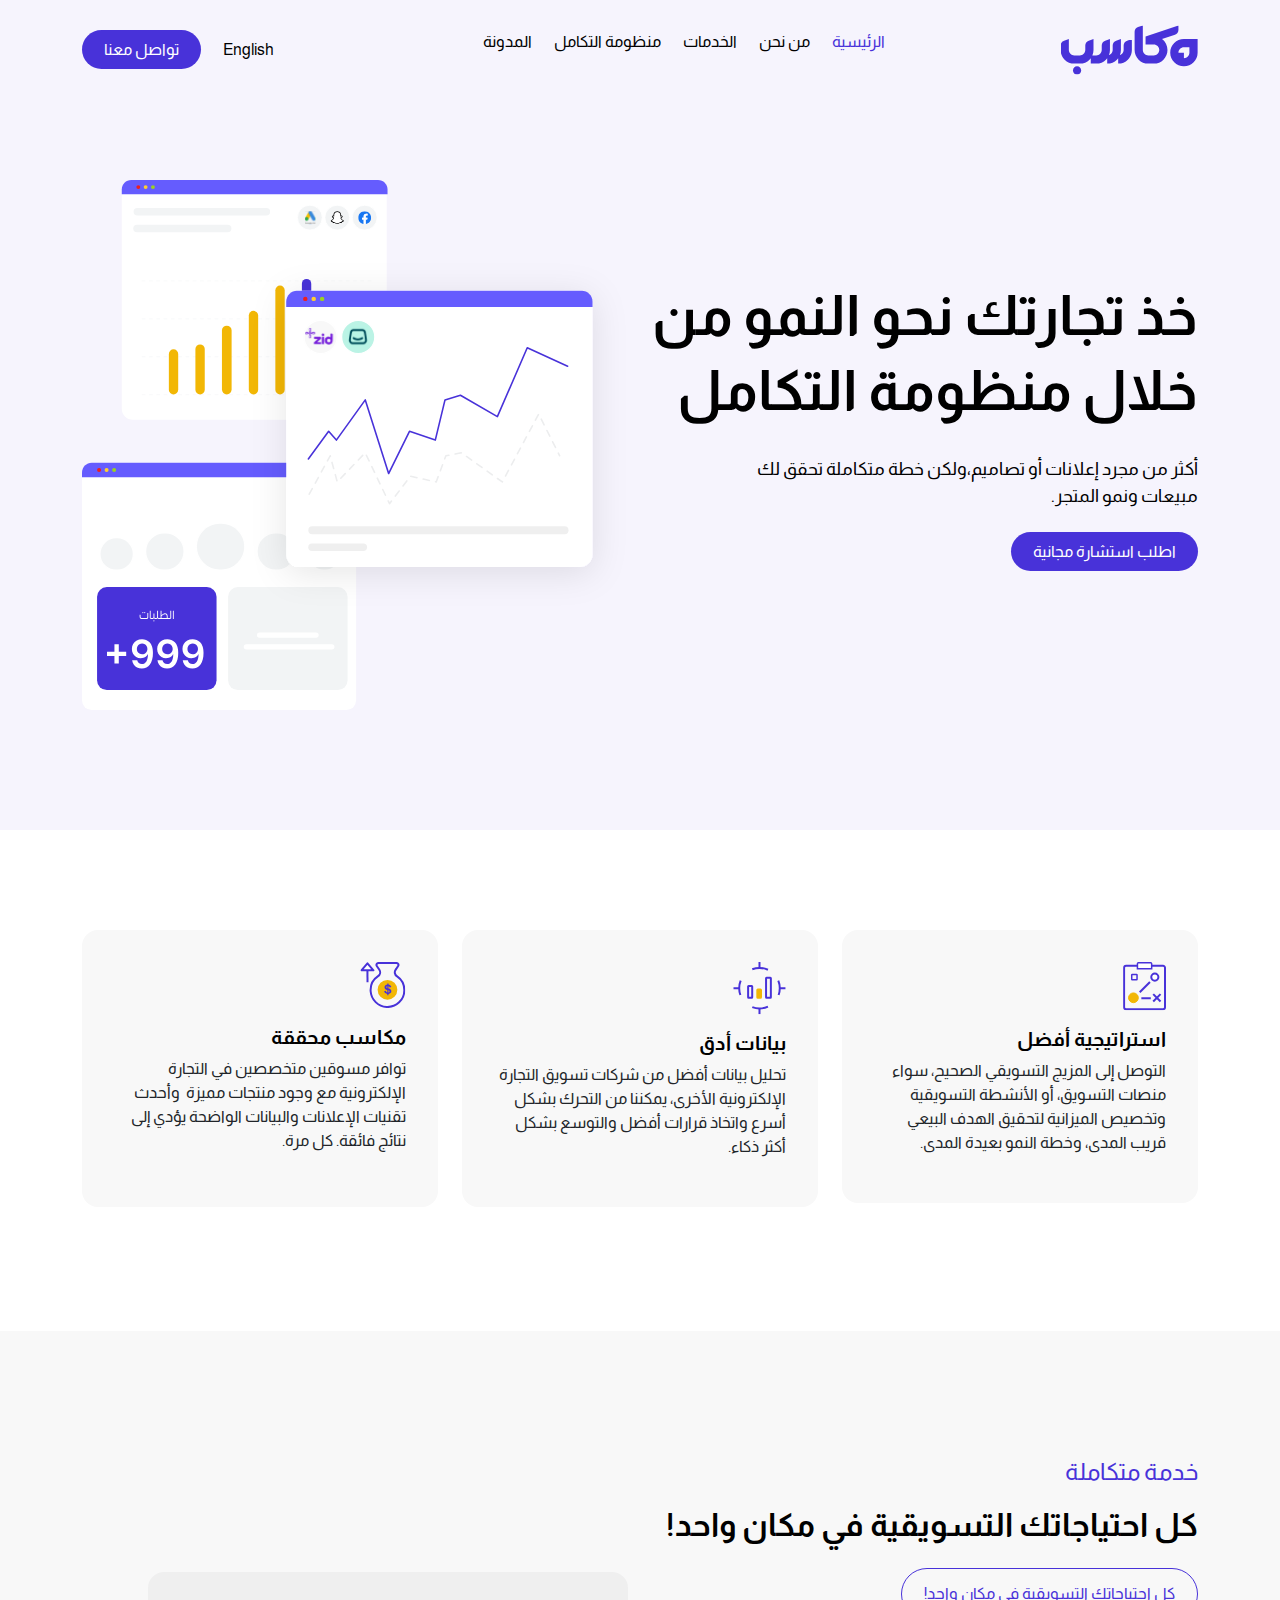
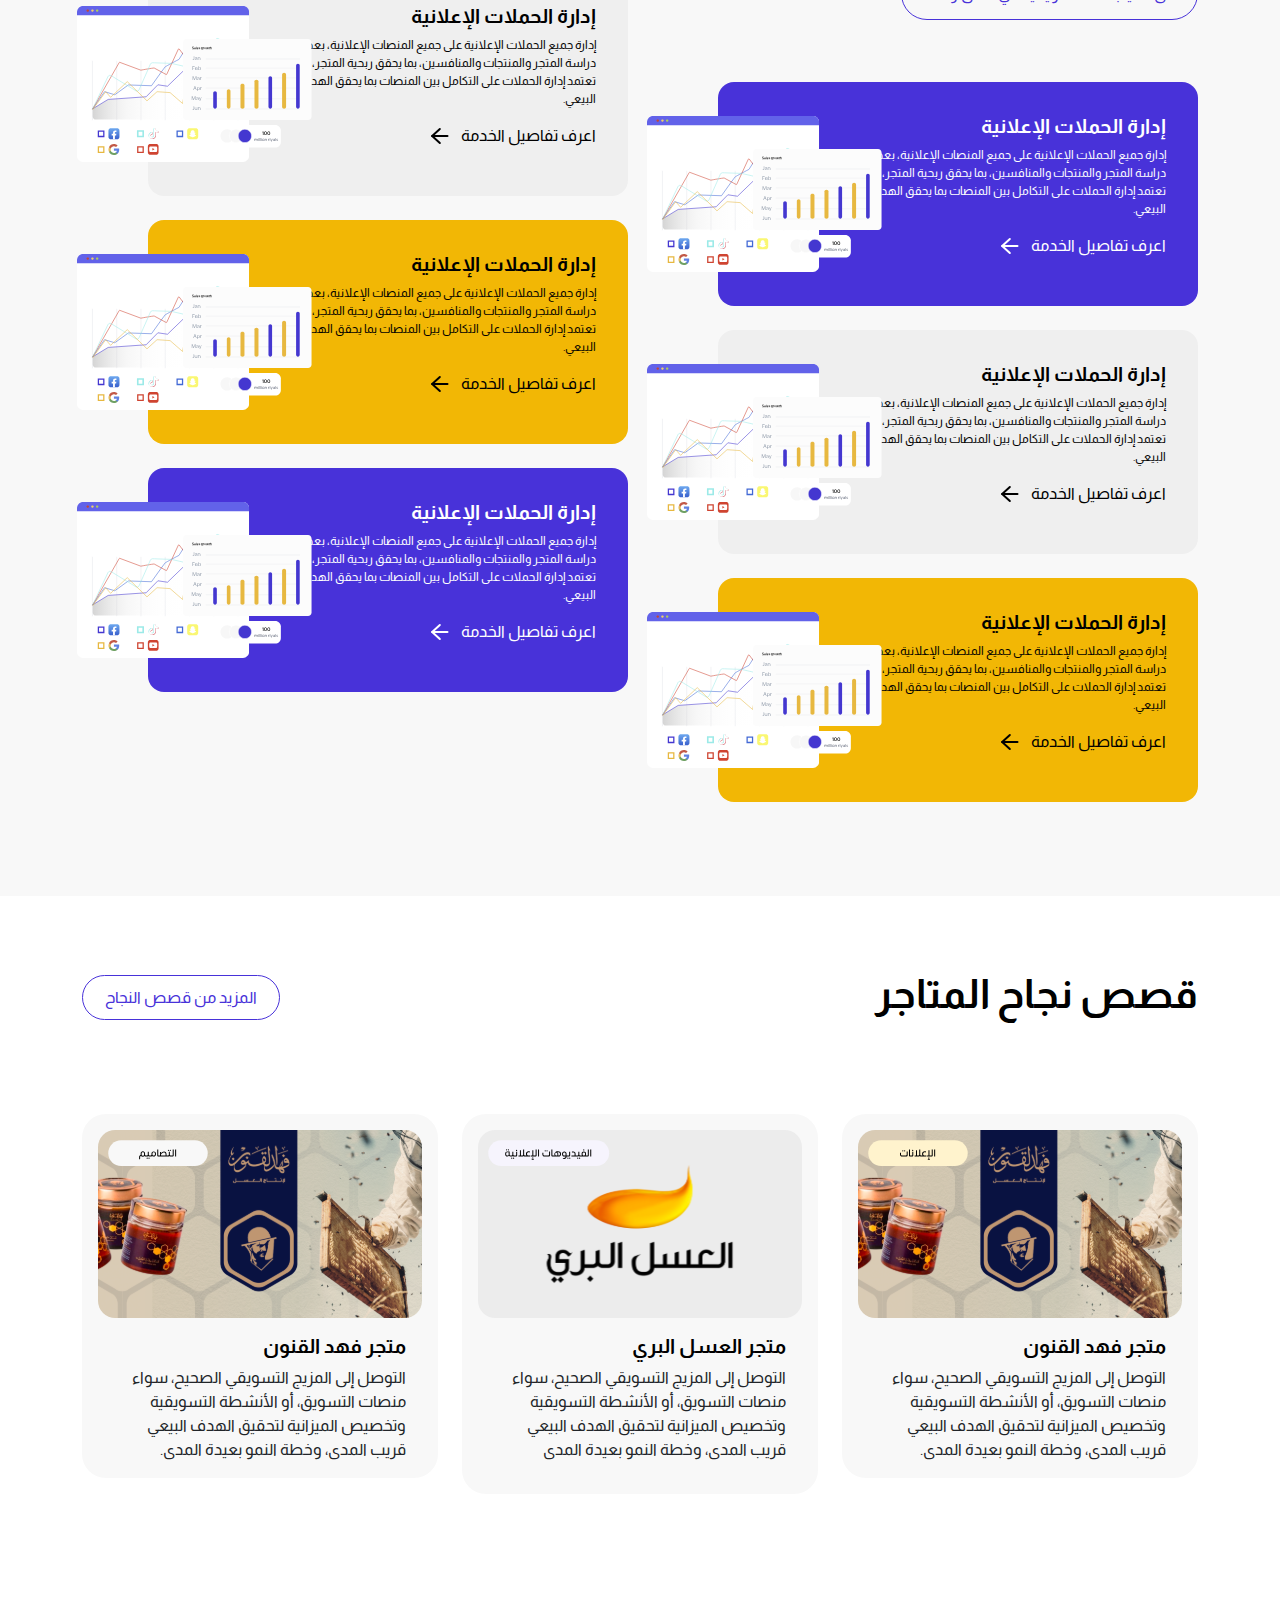
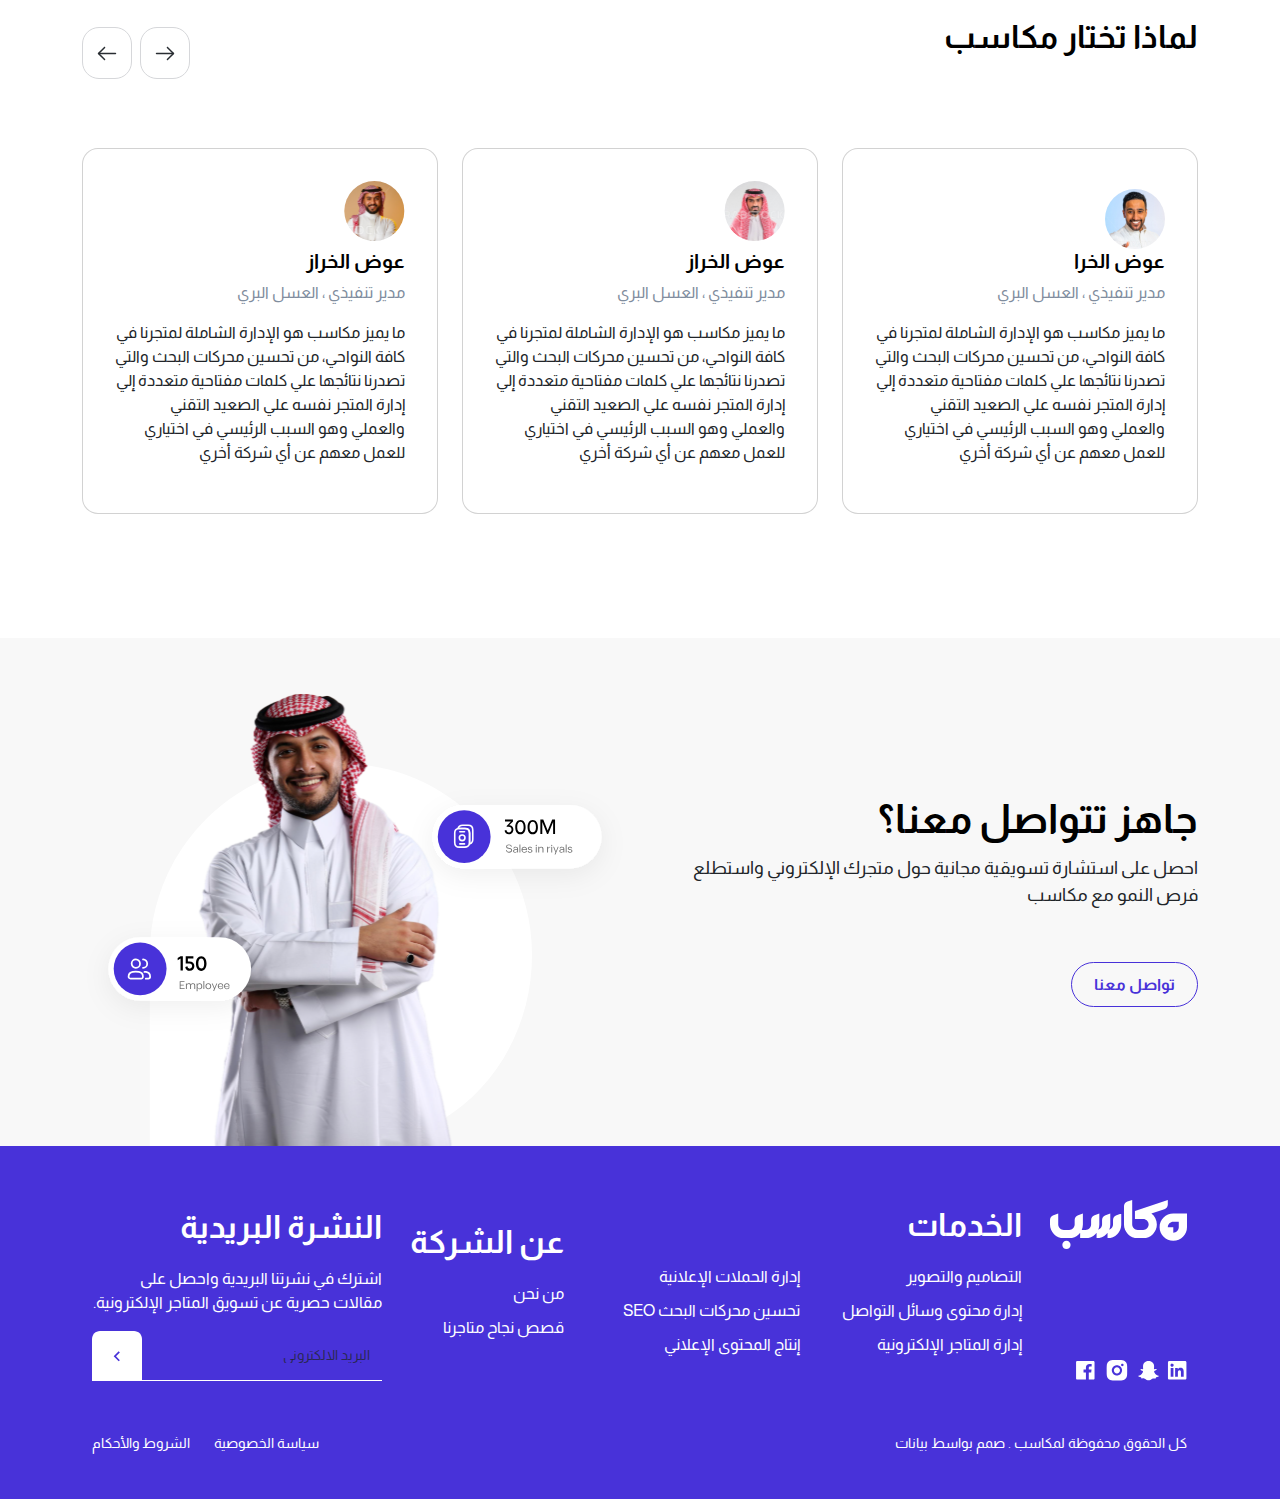
<file: src/pages/Services.html>
<!DOCTYPE html>
<html dir="rtl" lang="ar">
  <head>
    <meta charset="UTF-8"/>
    <meta name="viewport" content="width=device-width, initial-scale=1.0"/>
    <title>نساعد المتاجر الإلكترونية على تحقيق النمو.</title>
    <link rel="stylesheet" href="../static/Logo-icon.svg"/>
    <link rel="stylesheet" href="../Bootstrap/css/bootstrap.min.css"/>
    <link rel="stylesheet" href="../Font Awesome/css/all.min 3.29.16 PM.css"/>
    <link rel="stylesheet" href="../sass/app.css"/>
  </head>
  <body>
    <header>
      <div class="container"> 
        <div class="parent-header">
          <div class="navbar-lg">
            <div class="header-logo"> <img src="../static/Home-images/headre-logo.svg" alt="logo" title="logo"/></div>
            <nav> 
              <ul class="parent-element">
                <li class="element-item"><a class="element-link color-purple font-xs font-w-sm" href="../pages/index.html">الرئيسية</a></li>
                <li class="element-item"><a class="element-link font-xs font-w-sm color-darck" href="../pages/About.html">من نحن    </a></li>
                <li class="element-item"><a class="element-link font-xs font-w-sm color-darck" href="../pages/Ad-mngement-services.html">الخدمات      </a></li>
                <li class="element-item"><a class="element-link font-xs font-w-sm color-darck" href="../pages/Services.html">منظومة التكامل</a></li>
                <li class="element-item"><a class="element-link font-xs font-w-sm color-darck" href="../pages/system integration.html">المدونة</a></li>
              </ul>
            </nav>
            <div class="btns"> 
              <div class="btn-lng"> <a class="color-darck font-xs font-w-sm" href="#">English </a></div>
              <div class="btn-contact btn-primary"><a class="color-wight font-xs font-w-bold" href="#">تواصل معنا</a></div>
            </div>
          </div>
          <div class="navbar-sm d-block">
            <button class="navbar-toggler" type="button" data-bs-toggle="offcanvas" data-bs-target="#offcanvasNavbar" aria-controls="offcanvasNavbar" aria-label="Toggle navigation"><i class="fa-solid fa-bars fa-2xl" style="color: #000000;"></i></button>
            <div class="offcanvas bg-purple pt-3 offcanvas-end" id="offcanvasNavbar" tabindex="-1" aria-labelledby="offcanvasNavbarLabel">
              <div class="offcanvas-header">
                <div class="header-logo d-flex justify-content-between align-items-center">
                  <svg xmlns="http://www.w3.org/2000/svg" width="137" height="49" viewBox="0 0 137 49" fill="none">
                    <g clip-path="url(#clip0_1836_1903)">
                      <path d="M123.298 13.6094C115.731 13.6094 109.596 19.704 109.596 27.2242C109.596 30.9815 111.131 34.3852 113.609 36.8496C116.089 39.3112 119.513 40.8362 123.298 40.8362C127.083 40.8362 130.506 39.3112 132.987 36.8496C135.468 34.3852 137 30.9843 137 27.2242V13.6094H123.298ZM128.779 27.2242C128.779 28.7271 128.165 30.0891 127.172 31.0754C126.179 32.0617 124.808 32.6723 123.295 32.6723V27.2269H117.814C117.814 24.2183 120.269 21.7816 123.295 21.7816H128.777V27.2297L128.779 27.2242Z" fill="white"></path>
                      <path d="M71.2421 13.6149V24.5084C71.2421 25.4367 71.1503 26.3429 70.9696 27.2186C70.4245 29.8902 69.0951 32.2772 67.2263 34.1338C64.7484 36.5954 61.3221 38.1204 57.5371 38.1204V32.6778C57.1478 33.1917 56.7223 33.6779 56.2662 34.1338C53.7855 36.5954 50.362 38.1204 46.577 38.1204V32.6778C46.1876 33.1917 45.7621 33.6779 45.3061 34.1338C42.8281 36.5954 39.4019 38.1204 35.6169 38.1204H30.141V32.6695C29.7489 33.1862 29.3234 33.6752 28.8645 34.131C26.3838 36.5954 22.9603 38.1177 19.1753 38.1177H13.6994C9.91722 38.1177 6.48819 36.5954 4.01027 34.131C1.53236 31.6667 0 28.2657 0 24.5084V19.9554C0 17.7949 1.39331 15.8776 3.45684 15.1924L8.22078 13.6149V24.5084C8.22078 26.0113 8.83261 27.3734 9.82544 28.3569C10.8155 29.3432 12.1866 29.9538 13.7022 29.9538H19.1781C20.691 29.9538 22.0621 29.3432 23.0549 28.3569C24.0477 27.3734 24.6623 26.0113 24.6623 24.5084V19.9554C24.6623 17.7949 26.0556 15.8748 28.1192 15.1924L32.8831 13.6149V24.5084C32.8831 26.4451 32.4743 28.2851 31.7401 29.9538H35.6224C37.1353 29.9538 38.5064 29.3432 39.4992 28.3569C40.4921 27.3734 41.1067 26.0113 41.1067 24.5056V19.9526C41.1067 17.7922 42.5 15.8748 44.5607 15.1897L49.3247 13.6094V24.5056C49.3247 26.3373 48.9604 28.0834 48.2985 29.6775C49.1217 29.4095 49.8586 28.9509 50.4566 28.3569C51.4494 27.3734 52.064 26.0113 52.064 24.5056V19.9526C52.064 17.7922 53.4573 15.8721 55.5208 15.1897L60.2848 13.6121V24.5056C60.2848 26.3373 59.9205 28.0834 59.2586 29.6775C60.0818 29.4067 60.8187 28.9509 61.4167 28.3541C62.4095 27.3706 63.0241 26.0086 63.0241 24.5029V19.9499C63.0241 17.7894 64.4174 15.8693 66.481 15.1869L71.2449 13.6094L71.2421 13.6149Z" fill="white"></path>
                      <path d="M101.374 13.6093L114.356 9.31044C116.419 8.62804 117.813 6.70794 117.813 4.54747V0L84.9378 10.888V19.0519H93.1586C96.1844 19.0519 98.64 21.4914 98.64 24.5C98.64 26.0029 98.0254 27.365 97.0326 28.3485C96.0425 29.3348 94.6687 29.9454 93.1586 29.9454H87.6827C86.1698 29.9454 84.7987 29.3348 83.8087 28.3485C82.8159 27.365 82.2012 26.0002 82.2012 24.5V0L77.4373 1.57753C75.3738 2.25992 73.9805 4.18003 73.9805 6.34049V24.5C73.9805 28.2573 75.5156 31.661 77.9935 34.1254C80.4714 36.587 83.8977 38.112 87.6827 38.112H93.1586C96.9408 38.112 100.367 36.587 102.848 34.1254C105.326 31.6638 106.861 28.2601 106.861 24.5C106.861 20.0465 104.708 16.0902 101.379 13.6065L101.374 13.6093Z" fill="white"></path>
                      <path d="M16.4385 48.9948C18.7086 48.9948 20.5489 47.1666 20.5489 44.9115C20.5489 42.6563 18.7086 40.8281 16.4385 40.8281C14.1684 40.8281 12.3281 42.6563 12.3281 44.9115C12.3281 47.1666 14.1684 48.9948 16.4385 48.9948Z" fill="white"></path>
                    </g>
                    <defs>
                      <clipPath id="clip0_1836_1903">
                        <rect width="137" height="49" fill="white"></rect>
                      </clipPath>
                    </defs>
                  </svg>
                  <button class="btn-close" type="button" data-bs-dismiss="offcanvas" aria-label="Close"></button>
                </div>
                <div class="header-navbar-parent">
                  <ul class="header-navbar-list d-block">
                    <li class="element-item pb-4"><a class="element-link color-wight font-sm font-w-sm" href="../pages/index.html">الرئيسية</a></li>
                    <li class="element-item pb-4"><a class="element-link font-sm font-w-sm color-wight" href="../pages/About.html">من نحن</a></li>
                    <li class="element-item pb-4"><a class="element-link font-sm font-w-sm color-wight" href="../pages/Ad-mngement-services.html">الخدمات</a></li>
                    <li class="element-item pb-4"><a class="element-link font-sm font-w-sm color-wight" href="../pages/Services.html">منظومة التكامل</a></li>
                    <li class="element-item pb-4"><a class="element-link font-sm font-w-sm color-wight" href="../pages/system integration.html">المدونة</a></li>
                  </ul>
                </div>
              </div>
            </div>
          </div>
        </div>
      </div>
    </header>
    <section class="services-intro">
      <div class="container">
        <div class="row">
          <div class="col-lg-6 pb-5 d-flex align-items-center">
            <div class="content-element"> 
              <div class="content-title"> 
                <h1 class="color-darck font-lg font-w-lg">خذ تجارتك نحو النمو من خلال منظومة التكامل </h1>
              </div>
              <div class="content-text"> 
                <p class="color-darck font-smole font-w-sm">أكثر من مجرد إعلانات أو تصاميم،ولكن خطة متكاملة تحقق لك مبيعات ونمو المتجر. </p>
              </div>
              <div class="content-btn btn-primary"><a class="font-xs.font-w-md.color-darck" href="#">اطلب استشارة مجانية</a></div>
            </div>
          </div>
          <div class="col-lg-6">   
            <div class="content-img"> <img class="width-md" src="../static/Services-img/img-intro-services.svg" alt="intro-img" title="intro-img"/></div>
          </div>
        </div>
      </div>
    </section>
    <div class="parent-the-cards"> 
      <div class="container">
        <div class="row">
          <div class="col-lg-4 pb-4">
            <div class="card bg-card padding-card border-0 border-r-sm">
              <div class="the-card-img pb-3"> <img src="../static/Services-img/services-card.svg" alt=""/></div>
              <div class="the-card-content"> 
                <div class="content-title"> 
                  <h4 class="color-darck font-sm font-w-md">استراتيجية أفضل</h4>
                </div>
                <div class="content-text"> 
                  <p class="color0-darck font-xs font-w-sm">التوصل إلى المزيج التسويقي الصحيح، سواء منصات التسويق، أو الأنشطة التسويقية وتخصيص الميزانية لتحقيق الهدف البيعي قريب المدى، وخطة النمو بعيدة المدى.</p>
                </div>
              </div>
            </div>
          </div>
          <div class="col-lg-4 d-flex pb-4">
            <div class="card bg-card padding-card border-0 border-r-sm">
              <div class="the-card-img pb-3"><img src="../static/Services-img/services-card-tow.svg" alt=""/></div>
              <div class="the-card-content"> 
                <div class="content-title"> 
                  <h4 class="color-darck font-sm font-w-md">بيانات أدق</h4>
                </div>
                <div class="content-text"> 
                  <p class="color0-darck font-xs font-w-sm">تحليل بيانات أفضل من شركات تسويق التجارة الإلكترونية الأخرى، يمكننا من التحرك بشكل أسرع واتخاذ قرارات أفضل والتوسع بشكل أكثر ذكاء.</p>
                </div>
              </div>
            </div>
          </div>
          <div class="col-lg-4 d-flex pb-4">
            <div class="card bg-card padding-card border-0 border-r-sm">
              <div class="the-card-img pb-3"> <img src="../static/Services-img/servisec-card-three.svg" alt=""/></div>
              <div class="the-card-content"> 
                <div class="content-title"> 
                  <h4 class="color-darck font-sm font-w-md">مكاسب محققة</h4>
                </div>
                <div class="content-text"> 
                  <p class="color0-darck font-xs font-w-sm">توافر مسوقين متخصصين في التجارة الإلكترونية مع وجود منتجات مميزة  وأحدث تقنيات الإعلانات والبيانات الواضحة يؤدي إلى نتائج فائقة. كل مرة.                                                </p>
                </div>
              </div>
            </div>
          </div>
        </div>
      </div>
    </div>
    <section class="intagred-service">
      <div class="container">
        <div class="content"> 
          <div class="content-text"> 
            <p class="color-purple font-w-sm font-normal">خدمة متكاملة </p>
          </div>
          <div class="content-title"> 
            <h3 class="color-darck font-w-lg pb-3 font-md">كل احتياجاتك التسويقية في مكان واحد!</h3>
          </div>
          <div class="the-button-Integrated-service btn-outline"><a class="font-xs font-w-sm btn">كل احتياجاتك التسويقية في مكان واحد!  </a></div>
        </div>
        <div class="row"> 
          <div class="col-lg-6 position d-flex pb-4 position-relative">
            <div class="theCrad bg-purple">
              <div class="content-card"> 
                <div class="content-title">
                  <h3 class="font-sm font-w-lg color-wight">إدارة الحملات الإعلانية</h3>
                </div>
                <div class="content-text"> 
                  <p class="font-w-sm color-wight">إدارة جميع الحملات الإعلانية على جميع المنصات الإعلانية، بعد دراسة المتجر والمنتجات والمنافسين، بما يحقق ربحية المتجر، تعتمد إدارة الحملات على التكامل بين المنصات بما يحقق الهدف البيعي.</p>
                </div>
                <div class="content-link d-flex gap-2">
                  <p class="font-16 font-w-sm color-wight">اعرف تفاصيل الخدمة</p>
                  <svg xmlns="http://www.w3.org/2000/svg" width="27" height="24" viewBox="0 0 27 24" fill="none">
                    <path d="M21.5146 12H6.15465" stroke="white" stroke-width="2" stroke-linecap="round" stroke-linejoin="round"></path>
                    <path d="M13.834 5L6.15398 12L13.834 19" stroke="white" stroke-width="2" stroke-linecap="round" stroke-linejoin="round"></path>
                  </svg>
                </div>
              </div>
              <div class="content-img"> <img src="../static/Home-images/first-img-instagred.svg" alt=""/></div>
            </div>
          </div>
          <div class="col-lg-6 d-flex pb-4 position-relative">
            <div class="theCrad bg-gray">
              <div class="content-card"> 
                <div class="content-title">
                  <h3 class="font-sm font-w-lg color-darck">إدارة الحملات الإعلانية</h3>
                </div>
                <div class="content-text"> 
                  <p class="font-xs font-w-sm color-darck">إدارة جميع الحملات الإعلانية على جميع المنصات الإعلانية، بعد دراسة المتجر والمنتجات والمنافسين، بما يحقق ربحية المتجر، تعتمد إدارة الحملات على التكامل بين المنصات بما يحقق الهدف البيعي.</p>
                </div>
                <div class="content-link d-flex gap-2">
                  <p class="font-16 font-w-sm color-darck">اعرف تفاصيل الخدمة</p>
                  <svg xmlns="http://www.w3.org/2000/svg" width="27" height="24" viewBox="0 0 27 24" fill="none">
                    <path d="M21.5146 12H6.15465" stroke="black" stroke-width="2" stroke-linecap="round" stroke-linejoin="round"></path>
                    <path d="M13.834 5L6.15398 12L13.834 19" stroke="black" stroke-width="2" stroke-linecap="round" stroke-linejoin="round"></path>
                  </svg>
                </div>
              </div>
              <div class="content-img"> <img src="../static/Home-images/first-img-instagred.svg" alt=""/></div>
            </div>
          </div>
          <div class="col-lg-6 position d-flex pb-4 position-relative">
            <div class="theCrad bg-gray">
              <div class="content-card"> 
                <div class="content-title">
                  <h3 class="font-sm font-w-lg color-darck">إدارة الحملات الإعلانية</h3>
                </div>
                <div class="content-text"> 
                  <p class="font-w-sm color-darck">إدارة جميع الحملات الإعلانية على جميع المنصات الإعلانية، بعد دراسة المتجر والمنتجات والمنافسين، بما يحقق ربحية المتجر، تعتمد إدارة الحملات على التكامل بين المنصات بما يحقق الهدف البيعي.</p>
                </div>
                <div class="content-link d-flex gap-2"> 
                  <p class="font-16 font-w-sm color-darck">اعرف تفاصيل الخدمة</p>
                  <svg xmlns="http://www.w3.org/2000/svg" width="27" height="24" viewBox="0 0 27 24" fill="none">
                    <path d="M21.5146 12H6.15465" stroke="black" stroke-width="2" stroke-linecap="round" stroke-linejoin="round"></path>
                    <path d="M13.834 5L6.15398 12L13.834 19" stroke="black" stroke-width="2" stroke-linecap="round" stroke-linejoin="round"></path>
                  </svg>
                </div>
              </div>
              <div class="content-img"> <img src="../static/Home-images/first-img-instagred.svg" alt=""/></div>
            </div>
          </div>
          <div class="col-lg-6 d-flex pb-4 position-relative"> 
            <div class="theCrad bg-yellow">
              <div class="content-card"> 
                <div class="content-title">
                  <h3 class="font-sm font-w-lg color-darck">إدارة الحملات الإعلانية</h3>
                </div>
                <div class="content-text"> 
                  <p class="font-xs font-w-sm color-darck">إدارة جميع الحملات الإعلانية على جميع المنصات الإعلانية، بعد دراسة المتجر والمنتجات والمنافسين، بما يحقق ربحية المتجر، تعتمد إدارة الحملات على التكامل بين المنصات بما يحقق الهدف البيعي.</p>
                </div>
                <div class="content-link d-flex gap-2">
                  <p class="font-16 font-w-sm color-darck">اعرف تفاصيل الخدمة</p>
                  <svg xmlns="http://www.w3.org/2000/svg" width="27" height="24" viewBox="0 0 27 24" fill="none">
                    <path d="M21.5146 12H6.15465" stroke="black" stroke-width="2" stroke-linecap="round" stroke-linejoin="round"></path>
                    <path d="M13.834 5L6.15398 12L13.834 19" stroke="black" stroke-width="2" stroke-linecap="round" stroke-linejoin="round"></path>
                  </svg>
                </div>
              </div>
              <div class="content-img"> <img src="../static/Home-images/first-img-instagred.svg" alt=""/></div>
            </div>
          </div>
          <div class="col-lg-6 position d-flex pb-4 position-relative">
            <div class="theCrad bg-yellow">
              <div class="content-card"> 
                <div class="content-title">
                  <h3 class="font-sm font-w-lg color-darck">إدارة الحملات الإعلانية</h3>
                </div>
                <div class="content-text"> 
                  <p class="font-xs font-w-sm color-darck">إدارة جميع الحملات الإعلانية على جميع المنصات الإعلانية، بعد دراسة المتجر والمنتجات والمنافسين، بما يحقق ربحية المتجر، تعتمد إدارة الحملات على التكامل بين المنصات بما يحقق الهدف البيعي.</p>
                </div>
                <div class="content-link d-flex gap-2">
                  <p class="font-16 font-w-sm color-darck">اعرف تفاصيل الخدمة</p>
                  <svg xmlns="http://www.w3.org/2000/svg" width="27" height="24" viewBox="0 0 27 24" fill="none">
                    <path d="M21.5146 12H6.15465" stroke="black" stroke-width="2" stroke-linecap="round" stroke-linejoin="round"></path>
                    <path d="M13.834 5L6.15398 12L13.834 19" stroke="black" stroke-width="2" stroke-linecap="round" stroke-linejoin="round"></path>
                  </svg>
                </div>
              </div>
              <div class="content-img"> <img src="../static/Home-images/first-img-instagred.svg" alt=""/></div>
            </div>
          </div>
          <div class="col-lg-6 d-flex pb-4 position-relative"> 
            <div class="theCrad bg-purple">
              <div class="content-card"> 
                <div class="content-title">
                  <h3 class="font-sm font-w-lg color-wight">إدارة الحملات الإعلانية</h3>
                </div>
                <div class="content-text"> 
                  <p class="font-xs font-w-sm color-wight">إدارة جميع الحملات الإعلانية على جميع المنصات الإعلانية، بعد دراسة المتجر والمنتجات والمنافسين، بما يحقق ربحية المتجر، تعتمد إدارة الحملات على التكامل بين المنصات بما يحقق الهدف البيعي.</p>
                </div>
                <div class="content-link d-flex gap-2"> 
                  <p class="font-16 font-w-sm color-wight">اعرف تفاصيل الخدمة</p>
                  <svg xmlns="http://www.w3.org/2000/svg" width="27" height="24" viewBox="0 0 27 24" fill="none">
                    <path d="M21.5146 12H6.15465" stroke="white" stroke-width="2" stroke-linecap="round" stroke-linejoin="round"></path>
                    <path d="M13.834 5L6.15398 12L13.834 19" stroke="white" stroke-width="2" stroke-linecap="round" stroke-linejoin="round"></path>
                  </svg>
                </div>
              </div>
              <div class="content-img"> <img src="../static/Home-images/first-img-instagred.svg" alt=""/></div>
            </div>
          </div>
        </div>
      </div>
    </section>
    <section class="Success-stories">
      <div class="container">
        <div class="content-parent"> 
          <div class="conent-title"> 
            <h4 class="color-darck font-bold font-w-lg pb-4 mt-4">قصص نجاح المتاجر</h4>
          </div>
          <div class="content-btn btn-outline"><a class="font-xs.font-w-sm" href="#">المزيد من قصص النجاح</a></div>
        </div>
        <div class="row">
          <div class="col-lg-4 pb-4">
            <div class="card card-gray">
              <div class="card-hearder"><img class="width-md" src="../static/Home-images/Success-stories-card-tow.svg" alt="alt" title="img"/></div>
              <div class="card-body">
                <div class="card-title">
                  <h5 class="color-darck font-sm font-w-md">متجر فهد القنون</h5>
                </div>
                <div class="card-text">
                  <p class="color darck font-xs font-w-sm">التوصل إلى المزيج التسويقي الصحيح، سواء منصات التسويق، أو الأنشطة التسويقية وتخصيص الميزانية لتحقيق الهدف البيعي قريب المدى، وخطة النمو بعيدة المدى.</p>
                </div>
              </div>
            </div>
          </div>
          <div class="col-lg-4 pb-4">   
            <div class="card card-gray">
              <div class="card-hearder"><img class="width-md" src="../static/Home-images/Success-stories-card-img.svg" alt="alt" title="img"/></div>
              <div class="card-body"> 
                <div class="card-title">
                  <h5 class="color-darck font-sm font-w-md">متجر العسل البري</h5>
                </div>
                <div class="thcard-text"> 
                  <p class="color darck font-xs font-w-sm">التوصل إلى المزيج التسويقي الصحيح، سواء منصات التسويق، أو الأنشطة التسويقية وتخصيص الميزانية لتحقيق الهدف البيعي قريب المدى، وخطة النمو بعيدة المدى</p>
                </div>
              </div>
            </div>
          </div>
          <div class="col-lg-4 pb-4">   
            <div class="card card-gray">
              <div class="card-hearder"><img class="width-md" src="../static/Home-images/Success-stories-card-three.svg" alt="alt" title="img"/></div>
              <div class="card-body">
                <div class="card-title">
                  <h5 class="color-darck font-sm font-w-md">متجر فهد القنون</h5>
                </div>
                <div class="card-text"> 
                  <p class="color darck font-xs font-w-sm">التوصل إلى المزيج التسويقي الصحيح، سواء منصات التسويق، أو الأنشطة التسويقية وتخصيص الميزانية لتحقيق الهدف البيعي قريب المدى، وخطة النمو بعيدة المدى.                 </p>
                </div>
              </div>
            </div>
          </div>
        </div>
      </div>
    </section>
    <section class="Why-choose-Makaseb">
      <div class="container"> 
        <div class="content"> 
          <div class="content-title"> 
            <h3 class="color-darck font-md font-w-lg pb-4 nt-4">لماذا تختار مكاسب</h3>
          </div>
          <div class="content-icon"> 
            <div class="icon">
              <svg xmlns="http://www.w3.org/2000/svg" width="24" height="25" viewBox="0 0 24 25" fill="none">
                <path d="M14.4296 19.3211C14.6196 19.3211 14.8096 19.2511 14.9596 19.1011L21.0296 13.0311C21.3196 12.7411 21.3196 12.2611 21.0296 11.9711L14.9596 5.90109C14.6696 5.61109 14.1896 5.61109 13.8996 5.90109C13.6096 6.19109 13.6096 6.67109 13.8996 6.96109L19.4396 12.5011L13.8996 18.0411C13.6096 18.3311 13.6096 18.8111 13.8996 19.1011C14.0396 19.2511 14.2396 19.3211 14.4296 19.3211Z" fill="#292D32"></path>
                <path d="M3.50008 13.25H20.3301C20.7401 13.25 21.0801 12.91 21.0801 12.5C21.0801 12.09 20.7401 11.75 20.3301 11.75H3.50008C3.09008 11.75 2.75008 12.09 2.75008 12.5C2.75008 12.91 3.09008 13.25 3.50008 13.25Z" fill="#292D32"></path>
              </svg>
            </div>
            <div class="icon"> 
              <svg xmlns="http://www.w3.org/2000/svg" width="24" height="25" viewBox="0 0 24 25" fill="none">
                <path d="M9.57043 19.3211C9.38043 19.3211 9.19043 19.2511 9.04043 19.1011L2.97043 13.0311C2.68043 12.7411 2.68043 12.2611 2.97043 11.9711L9.04043 5.90109C9.33043 5.61109 9.81043 5.61109 10.1004 5.90109C10.3904 6.19109 10.3904 6.67109 10.1004 6.96109L4.56043 12.5011L10.1004 18.0411C10.3904 18.3311 10.3904 18.8111 10.1004 19.1011C9.96043 19.2511 9.76043 19.3211 9.57043 19.3211Z" fill="#292D32"></path>
                <path d="M20.4999 13.25H3.66992C3.25992 13.25 2.91992 12.91 2.91992 12.5C2.91992 12.09 3.25992 11.75 3.66992 11.75H20.4999C20.9099 11.75 21.2499 12.09 21.2499 12.5C21.2499 12.91 20.9099 13.25 20.4999 13.25Z" fill="#292D32"></path>
              </svg>
            </div>
          </div>
        </div>
        <div class="row"> 
          <div class="col-lg-4 pb-4"> 
            <div class="card pb-wight padding-card border-r-sm">
              <div class="thcard-parent-content">
                <div class="thecard-img pb-2"> </div><img src="../static/Home-images/photo-second-img.svg" alt="img" title="img"/>
                <div class="content-thcard">
                  <h5 class="color-darck font-sm font-w-md">عوض الخرا</h5>
                  <p class="color-gray font-xs font-w-sm">مدير تنفيذي ، العسل البري</p>
                </div>
              </div>
              <div class="thcard-prg"> 
                <p class="col-darck font-xs font-w-sm">ما يميز مكاسب هو الإدارة الشاملة لمتجرنا في كافة النواحي، من تحسين محركات البحث والتي تصدرنا نتائجها علي كلمات مفتاحية متعددة إلي إدارة المتجر نفسه علي الصعيد التقني والعملي وهو السبب الرئيسي في اختياري للعمل معهم عن أي شركة أخري</p>
              </div>
            </div>
          </div>
          <div class="col-lg-4 pb-4">   
            <div class="card pb-wight padding-card border-r-sm">
              <div class="thcard-parent-content">
                <div class="thecard-img pb-2"> <img src="../static/Home-images/photo-first-img.svg" alt="img" title="img"/></div>
                <div class="content-thcard"> 
                  <h5 class="color-darck font-sm font-w-md">عوض الخراز </h5>
                  <p class="color-gray font-xs font-w-sm">مدير تنفيذي ، العسل البري</p>
                </div>
              </div>
              <div class="thcard-prg"> 
                <p class="col-darck font-xs font-w-sm">ما يميز مكاسب هو الإدارة الشاملة لمتجرنا في كافة النواحي، من تحسين محركات البحث والتي تصدرنا نتائجها علي كلمات مفتاحية متعددة إلي إدارة المتجر نفسه علي الصعيد التقني والعملي وهو السبب الرئيسي في اختياري للعمل معهم عن أي شركة أخري</p>
              </div>
            </div>
          </div>
          <div class="col-lg-4 pb-4">   
            <div class="card pb-wight padding-card border-r-sm">
              <div class="thcard-parent-content">
                <div class="thecard-img pb-2"><img src="../static/Home-images/photo-three-img.svg" alt="img" title="img"/></div>
                <div class="content-thcard"> 
                  <h5 class="color-darck font-sm font-w-md">عوض الخراز</h5>
                  <p class="color-gray font-xs font-w-sm">مدير تنفيذي ، العسل البري</p>
                </div>
              </div>
              <div class="thcard-prg"> 
                <p class="col-darck font-xs font-w-sm">ما يميز مكاسب هو الإدارة الشاملة لمتجرنا في كافة النواحي، من تحسين محركات البحث والتي تصدرنا نتائجها علي كلمات مفتاحية متعددة إلي إدارة المتجر نفسه علي الصعيد التقني والعملي وهو السبب الرئيسي في اختياري للعمل معهم عن أي شركة أخري                        </p>
              </div>
            </div>
          </div>
        </div>
      </div>
    </section>
    <section class="Connect-with-us">
      <div class="container"> 
        <div class="row">
          <div class="col-lg-6 pb-5 d-flex align-items-center">
            <div class="content">
              <div class="content-title"> 
                <h2 class="color-darck font-bold font-w-lg pb-1">جاهز تتواصل معنا؟</h2>
              </div>
              <div class="content-text">
                <p class="colo-darck font-smole font-w-sm pb-5">احصل على استشارة تسويقية مجانية حول متجرك الإلكتروني واستطلع فرص النمو مع مكاسب</p>
              </div>
              <div class="content-btn btn-outline"><a class="font-xs font-w-md color-purple" href="#">تواصل معنا</a></div>
            </div>
          </div>
          <div class="col-lg-6 d-flex">
            <div class="content-img"> <img src="../static/Home-images/Connect with us-img.svg" alt="img" title="img"/></div>
          </div>
        </div>
      </div>
    </section>
    <footer> 
      <div class="container"> 
        <div class="parent-footer"> 
          <div class="logo-socialmedia"> <img src="../static/Home-images/logo-footer.svg" alt="img-footer" title="img-footer"/>
            <div class="socialmedia"> 
              <div class="social"> 
                <svg xmlns="http://www.w3.org/2000/svg" width="20" height="19" viewBox="0 0 20 19" fill="none">
                  <path d="M16.6875 15.8186H13.9528V11.5323C13.9528 10.5102 13.9323 9.19465 12.5264 9.19465C11.1011 9.19465 10.8835 10.307 10.8835 11.4574V15.8186H8.14773V7.0048H10.7747V8.20542H10.8107C11.178 7.51378 12.0708 6.78212 13.4048 6.78212C16.1755 6.78212 16.6886 8.60666 16.6886 10.9802V15.8186H16.6875ZM5.05895 5.79904C4.85018 5.79931 4.64341 5.75838 4.45049 5.67858C4.25757 5.59878 4.0823 5.48169 3.93473 5.33402C3.78715 5.18635 3.67018 5.011 3.5905 4.81804C3.51083 4.62507 3.47002 4.41827 3.47043 4.2095C3.47063 3.89532 3.564 3.58826 3.73871 3.32714C3.91343 3.06602 4.16165 2.86258 4.452 2.74254C4.74234 2.62249 5.06175 2.59124 5.36986 2.65273C5.67796 2.71423 5.96091 2.8657 6.18292 3.088C6.40494 3.3103 6.55605 3.59345 6.61714 3.90163C6.67823 4.20981 6.64657 4.52919 6.52615 4.81938C6.40573 5.10956 6.20197 5.35752 5.94063 5.5319C5.67928 5.70628 5.3721 5.79925 5.05792 5.79904H5.05895ZM6.42991 15.8186H3.68695V7.0048H6.43094V15.8186H6.42991ZM18.0575 0.078125H2.31496C1.55969 0.078125 0.951172 0.673306 0.951172 1.40907V17.2183C0.951172 17.9541 1.56072 18.5493 2.31393 18.5493H18.0534C18.8066 18.5493 19.4223 17.9541 19.4223 17.2183V1.40907C19.4223 0.673306 18.8066 0.078125 18.0534 0.078125H18.0565H18.0575Z" fill="white"></path>
                </svg>
              </div>
              <div class="social">
                <svg xmlns="http://www.w3.org/2000/svg" width="25" height="25" viewBox="0 0 25 25" fill="none">
                  <path d="M12.426 22.3333C11.2048 22.3333 10.3901 21.7576 9.6625 21.2496C9.14634 20.8833 8.66096 20.5354 8.08938 20.4389C7.81724 20.3921 7.54149 20.3695 7.26536 20.3712C6.78101 20.3712 6.39619 20.4441 6.1222 20.4995C5.94775 20.5303 5.80204 20.559 5.68711 20.559C5.56807 20.559 5.41722 20.5262 5.35873 20.325C5.30742 20.1608 5.27561 20.0049 5.2438 19.854C5.1617 19.4743 5.09295 19.2414 4.95031 19.2178C3.42234 18.9848 2.50802 18.6329 2.32946 18.2162C2.3151 18.1711 2.29765 18.1239 2.29765 18.088C2.28739 17.9597 2.37975 17.855 2.50802 17.8314C3.71993 17.6303 4.8087 16.9859 5.72815 15.9248C6.44237 15.1008 6.79024 14.3045 6.82205 14.2183C6.82205 14.208 6.83129 14.208 6.83129 14.208C7.00574 13.8478 7.04165 13.541 6.93596 13.2896C6.73996 12.8175 6.08937 12.6164 5.64606 12.4789C5.53215 12.4481 5.43569 12.4112 5.3536 12.3835C4.97391 12.2326 4.34179 11.9114 4.42491 11.4681C4.48443 11.148 4.90927 10.9191 5.25714 10.9191C5.3536 10.9191 5.43569 10.9335 5.50342 10.9704C5.89337 11.148 6.24534 11.2393 6.54704 11.2393C6.92262 11.2393 7.10117 11.0977 7.14632 11.0525C7.13677 10.8495 7.1248 10.6467 7.11041 10.444C7.01805 9.04327 6.91338 7.30494 7.35669 6.30852C8.68866 3.32543 11.5158 3.08633 12.3531 3.08633L12.7184 3.07812H12.7698C13.6061 3.07812 16.4332 3.31107 17.7652 6.29928C18.2136 7.2957 18.1038 9.03917 18.0115 10.4348L18.0032 10.5035C17.993 10.6903 17.9796 10.8688 17.9704 11.0525C18.0166 11.0884 18.1808 11.2259 18.5194 11.2301C18.8129 11.2218 19.1331 11.1254 19.4984 10.9602C19.5995 10.9164 19.7084 10.8934 19.8185 10.8924C19.9468 10.8924 20.0751 10.9232 20.1849 10.9602H20.1941C20.5009 11.0751 20.7021 11.2896 20.7021 11.5143C20.7113 11.7247 20.5461 12.0448 19.7642 12.3609C19.6821 12.3917 19.5856 12.4296 19.4717 12.4563C19.0366 12.5897 18.387 12.8001 18.1808 13.267C18.0669 13.5133 18.113 13.8293 18.2865 14.1854C18.2865 14.1957 18.2957 14.1957 18.2957 14.1957C18.346 14.3229 19.6677 17.3245 22.6097 17.814C22.6699 17.8241 22.7243 17.8557 22.763 17.9028C22.8017 17.95 22.8219 18.0096 22.8201 18.0705C22.8201 18.1157 22.8109 18.1619 22.7883 18.2029C22.6097 18.6236 21.7036 18.9664 20.1664 19.2044C20.0248 19.227 19.9561 19.461 19.874 19.8407C19.8411 19.999 19.8028 20.1561 19.759 20.3117C19.7139 20.4625 19.6174 20.5446 19.4532 20.5446H19.4296C19.325 20.5446 19.1833 20.5313 18.9956 20.4943C18.6195 20.4142 18.2359 20.3743 17.8514 20.3753C17.5815 20.3753 17.3024 20.3989 17.0284 20.4441C16.4609 20.5364 15.9714 20.8884 15.4542 21.2547C14.7185 21.7576 13.8996 22.3333 12.6866 22.3333H12.426Z" fill="white"></path>
                </svg>
              </div>
              <div class="social"> 
                <svg xmlns="http://www.w3.org/2000/svg" width="26" height="25" viewBox="0 0 26 25" fill="none">
                  <path d="M12.9297 2.05469C15.7178 2.05469 16.0657 2.06495 17.1596 2.11626C18.2525 2.16757 18.9964 2.33894 19.6511 2.59343C20.3284 2.85408 20.899 3.20708 21.4695 3.77661C21.9913 4.28959 22.3951 4.91011 22.6527 5.59499C22.9062 6.24866 23.0786 6.99366 23.1299 8.08654C23.1781 9.18044 23.1914 9.52831 23.1914 12.3164C23.1914 15.1045 23.1812 15.4524 23.1299 16.5463C23.0786 17.6392 22.9062 18.3832 22.6527 19.0379C22.3958 19.7231 21.992 20.3438 21.4695 20.8562C20.9564 21.3779 20.3359 21.7816 19.6511 22.0394C18.9975 22.2929 18.2525 22.4653 17.1596 22.5166C16.0657 22.5648 15.7178 22.5782 12.9297 22.5782C10.1416 22.5782 9.79372 22.5679 8.69982 22.5166C7.60694 22.4653 6.86297 22.2929 6.20827 22.0394C5.52312 21.7823 4.90249 21.3785 4.38989 20.8562C3.86798 20.3434 3.46421 19.7228 3.20671 19.0379C2.95222 18.3842 2.78085 17.6392 2.72954 16.5463C2.68131 15.4524 2.66797 15.1045 2.66797 12.3164C2.66797 9.52831 2.67823 9.18044 2.72954 8.08654C2.78085 6.99264 2.95222 6.24969 3.20671 5.59499C3.4635 4.90969 3.86736 4.289 4.38989 3.77661C4.90264 3.25452 5.52322 2.85072 6.20827 2.59343C6.86297 2.33894 7.60592 2.16757 8.69982 2.11626C9.79372 2.06803 10.1416 2.05469 12.9297 2.05469ZM12.9297 7.18556C11.5689 7.18556 10.2639 7.72613 9.30164 8.68835C8.33941 9.65058 7.79884 10.9556 7.79884 12.3164C7.79884 13.6772 8.33941 14.9823 9.30164 15.9445C10.2639 16.9067 11.5689 17.4473 12.9297 17.4473C14.2905 17.4473 15.5956 16.9067 16.5578 15.9445C17.52 14.9823 18.0606 13.6772 18.0606 12.3164C18.0606 10.9556 17.52 9.65058 16.5578 8.68835C15.5956 7.72613 14.2905 7.18556 12.9297 7.18556ZM19.5998 6.92901C19.5998 6.58882 19.4647 6.26255 19.2241 6.022C18.9836 5.78144 18.6573 5.6463 18.3171 5.6463C17.9769 5.6463 17.6507 5.78144 17.4101 6.022C17.1695 6.26255 17.0344 6.58882 17.0344 6.92901C17.0344 7.26921 17.1695 7.59548 17.4101 7.83603C17.6507 8.07659 17.9769 8.21173 18.3171 8.21173C18.6573 8.21173 18.9836 8.07659 19.2241 7.83603C19.4647 7.59548 19.5998 7.26921 19.5998 6.92901ZM12.9297 9.23791C13.7462 9.23791 14.5292 9.56225 15.1066 10.1396C15.6839 10.7169 16.0082 11.5 16.0082 12.3164C16.0082 13.1329 15.6839 13.9159 15.1066 14.4933C14.5292 15.0706 13.7462 15.3949 12.9297 15.3949C12.1132 15.3949 11.3302 15.0706 10.7529 14.4933C10.1755 13.9159 9.85119 13.1329 9.85119 12.3164C9.85119 11.5 10.1755 10.7169 10.7529 10.1396C11.3302 9.56225 12.1132 9.23791 12.9297 9.23791Z" fill="white"></path>
                </svg>
              </div>
              <div class="social"> 
                <svg xmlns="http://www.w3.org/2000/svg" width="26" height="25" viewBox="0 0 26 25" fill="none">
                  <path d="M16.792 21.5493V14.4009H19.1861L19.5442 11.622H16.792V9.84882C16.792 9.0443 17.0157 8.4953 18.1692 8.4953H19.6407V6.0099C18.9283 5.93432 18.2124 5.89767 17.496 5.9001C15.3749 5.9001 13.9229 7.19513 13.9229 9.57381V11.622H11.5237V14.4009H13.9229V21.5493H5.0916C4.81945 21.5493 4.55843 21.4411 4.36599 21.2487C4.17354 21.0563 4.06543 20.7952 4.06543 20.5231V4.1043C4.06543 3.83214 4.17354 3.57113 4.36599 3.37868C4.55843 3.18624 4.81945 3.07813 5.0916 3.07812H21.5104C21.7825 3.07813 22.0436 3.18624 22.236 3.37868C22.4284 3.57113 22.5366 3.83214 22.5366 4.1043V20.5231C22.5366 20.7952 22.4284 21.0563 22.236 21.2487C22.0436 21.4411 21.7825 21.5493 21.5104 21.5493H16.792Z" fill="white"></path>
                </svg>
              </div>
            </div>
          </div>
          <div class="Services">
            <p class="color-wight font-md font-w-lg">الخدمات</p>
            <div class="parent-content">  
              <div class="content">
                <ul> 
                  <li class="the-footer-item"><a class="the-footer-link font-xs font-w-sm color-wight">التصاميم والتصوير</a></li>
                  <li class="the-footer-item"><a class="the-footer-link font-xs font-w-sm color-wight">إدارة محتوى وسائل التواصل</a></li>
                  <li class="the-footer-item"><a class="the-footer-link font-xs font-w-sm color-wight">إدارة المتاجر الإلكترونية</a></li>
                </ul>
              </div>
              <div class="content-tow">
                <ul> 
                  <li class="the-footer-item"><a class="the-footer-link font-xs font-w-sm color-wight">إدارة الحملات الإعلانية</a></li>
                  <li class="the-footer-item"><a class="the-footer-link font-xs font-w-sm color-wight">تحسين محركات البحث SEO</a></li>
                  <li class="the-footer-item"><a class="the-footer-link font-xs font-w-sm color-wight">إنتاج المحتوى الإعلاني</a></li>
                </ul>
              </div>
            </div>
          </div>
          <div class="About-company">
            <p class="color-wight font-md font-w-lg">عن الشركة</p>
            <ul>  
              <li class="the-footer-item"><a class="the-footer-link font-xs font-w-sm color-wight">من نحن </a></li>
              <li class="the-footer-item"><a class="the-footer-link font-xs font-w-sm color-wight">قصص نجاح متاجرنا</a></li>
            </ul>
          </div>
          <div class="Newsletter">
            <div class="content">
              <p class="font-md font-w-lg color-wight">النشرة البريدية </p>
              <p class="font-xs font-w-sm color-wight">اشترك في نشرتنا البريدية واحصل على مقالات حصرية عن تسويق المتاجر الإلكترونية.</p>
            </div>
            <div class="content-input">
              <input class="form-control" type="email" placeholder="البريد الالكتروني"/>
              <div class="content-button">
                <svg xmlns="http://www.w3.org/2000/svg" width="50" height="50" viewBox="0 0 50 50" fill="none">
                  <path d="M0 8C0 3.58172 3.58172 0 8 0H42C46.4183 0 50 3.58172 50 8V50H0V8Z" fill="white"></path>
                  <path d="M27.8457 29.1333L24.0249 25.3125L27.8457 21.4917L26.6665 20.3125L21.6665 25.3125L26.6665 30.3125L27.8457 29.1333Z" fill="#4832D9"></path>
                </svg>
              </div>
            </div>
          </div>
        </div>
        <div class="privacy-policy">
          <div class="content-design"> 
            <p class="font-w-sm color-wight">كل الحقوق محفوظة لمكاسب . صمم بواسط بيانات</p>
          </div>
          <div class="content-description"> 
            <p class="font-w-sm color-wight">سياسة الخصوصية </p>
            <p class="font-w-sm color-wight">الشروط والأحكام</p>
          </div>
        </div>
      </div>
    </footer>
    <div class="footer-smole-screen"> 
      <div class="container"> 
        <div class="parent-element-footer"> 
          <div class="first-content">
            <div class="logo-socialmedia"> <img src="../static/Home-images/logo-footer.svg" alt="img-footer" title="img-footer"/></div>
            <div class="socialmedia"> 
              <div class="social"> 
                <svg xmlns="http://www.w3.org/2000/svg" width="20" height="19" viewBox="0 0 20 19" fill="none">
                  <path d="M16.6875 15.8186H13.9528V11.5323C13.9528 10.5102 13.9323 9.19465 12.5264 9.19465C11.1011 9.19465 10.8835 10.307 10.8835 11.4574V15.8186H8.14773V7.0048H10.7747V8.20542H10.8107C11.178 7.51378 12.0708 6.78212 13.4048 6.78212C16.1755 6.78212 16.6886 8.60666 16.6886 10.9802V15.8186H16.6875ZM5.05895 5.79904C4.85018 5.79931 4.64341 5.75838 4.45049 5.67858C4.25757 5.59878 4.0823 5.48169 3.93473 5.33402C3.78715 5.18635 3.67018 5.011 3.5905 4.81804C3.51083 4.62507 3.47002 4.41827 3.47043 4.2095C3.47063 3.89532 3.564 3.58826 3.73871 3.32714C3.91343 3.06602 4.16165 2.86258 4.452 2.74254C4.74234 2.62249 5.06175 2.59124 5.36986 2.65273C5.67796 2.71423 5.96091 2.8657 6.18292 3.088C6.40494 3.3103 6.55605 3.59345 6.61714 3.90163C6.67823 4.20981 6.64657 4.52919 6.52615 4.81938C6.40573 5.10956 6.20197 5.35752 5.94063 5.5319C5.67928 5.70628 5.3721 5.79925 5.05792 5.79904H5.05895ZM6.42991 15.8186H3.68695V7.0048H6.43094V15.8186H6.42991ZM18.0575 0.078125H2.31496C1.55969 0.078125 0.951172 0.673306 0.951172 1.40907V17.2183C0.951172 17.9541 1.56072 18.5493 2.31393 18.5493H18.0534C18.8066 18.5493 19.4223 17.9541 19.4223 17.2183V1.40907C19.4223 0.673306 18.8066 0.078125 18.0534 0.078125H18.0565H18.0575Z" fill="white"></path>
                </svg>
              </div>
              <div class="social">
                <svg xmlns="http://www.w3.org/2000/svg" width="25" height="25" viewBox="0 0 25 25" fill="none">
                  <path d="M12.426 22.3333C11.2048 22.3333 10.3901 21.7576 9.6625 21.2496C9.14634 20.8833 8.66096 20.5354 8.08938 20.4389C7.81724 20.3921 7.54149 20.3695 7.26536 20.3712C6.78101 20.3712 6.39619 20.4441 6.1222 20.4995C5.94775 20.5303 5.80204 20.559 5.68711 20.559C5.56807 20.559 5.41722 20.5262 5.35873 20.325C5.30742 20.1608 5.27561 20.0049 5.2438 19.854C5.1617 19.4743 5.09295 19.2414 4.95031 19.2178C3.42234 18.9848 2.50802 18.6329 2.32946 18.2162C2.3151 18.1711 2.29765 18.1239 2.29765 18.088C2.28739 17.9597 2.37975 17.855 2.50802 17.8314C3.71993 17.6303 4.8087 16.9859 5.72815 15.9248C6.44237 15.1008 6.79024 14.3045 6.82205 14.2183C6.82205 14.208 6.83129 14.208 6.83129 14.208C7.00574 13.8478 7.04165 13.541 6.93596 13.2896C6.73996 12.8175 6.08937 12.6164 5.64606 12.4789C5.53215 12.4481 5.43569 12.4112 5.3536 12.3835C4.97391 12.2326 4.34179 11.9114 4.42491 11.4681C4.48443 11.148 4.90927 10.9191 5.25714 10.9191C5.3536 10.9191 5.43569 10.9335 5.50342 10.9704C5.89337 11.148 6.24534 11.2393 6.54704 11.2393C6.92262 11.2393 7.10117 11.0977 7.14632 11.0525C7.13677 10.8495 7.1248 10.6467 7.11041 10.444C7.01805 9.04327 6.91338 7.30494 7.35669 6.30852C8.68866 3.32543 11.5158 3.08633 12.3531 3.08633L12.7184 3.07812H12.7698C13.6061 3.07812 16.4332 3.31107 17.7652 6.29928C18.2136 7.2957 18.1038 9.03917 18.0115 10.4348L18.0032 10.5035C17.993 10.6903 17.9796 10.8688 17.9704 11.0525C18.0166 11.0884 18.1808 11.2259 18.5194 11.2301C18.8129 11.2218 19.1331 11.1254 19.4984 10.9602C19.5995 10.9164 19.7084 10.8934 19.8185 10.8924C19.9468 10.8924 20.0751 10.9232 20.1849 10.9602H20.1941C20.5009 11.0751 20.7021 11.2896 20.7021 11.5143C20.7113 11.7247 20.5461 12.0448 19.7642 12.3609C19.6821 12.3917 19.5856 12.4296 19.4717 12.4563C19.0366 12.5897 18.387 12.8001 18.1808 13.267C18.0669 13.5133 18.113 13.8293 18.2865 14.1854C18.2865 14.1957 18.2957 14.1957 18.2957 14.1957C18.346 14.3229 19.6677 17.3245 22.6097 17.814C22.6699 17.8241 22.7243 17.8557 22.763 17.9028C22.8017 17.95 22.8219 18.0096 22.8201 18.0705C22.8201 18.1157 22.8109 18.1619 22.7883 18.2029C22.6097 18.6236 21.7036 18.9664 20.1664 19.2044C20.0248 19.227 19.9561 19.461 19.874 19.8407C19.8411 19.999 19.8028 20.1561 19.759 20.3117C19.7139 20.4625 19.6174 20.5446 19.4532 20.5446H19.4296C19.325 20.5446 19.1833 20.5313 18.9956 20.4943C18.6195 20.4142 18.2359 20.3743 17.8514 20.3753C17.5815 20.3753 17.3024 20.3989 17.0284 20.4441C16.4609 20.5364 15.9714 20.8884 15.4542 21.2547C14.7185 21.7576 13.8996 22.3333 12.6866 22.3333H12.426Z" fill="white"></path>
                </svg>
              </div>
              <div class="social"> 
                <svg xmlns="http://www.w3.org/2000/svg" width="26" height="25" viewBox="0 0 26 25" fill="none">
                  <path d="M12.9297 2.05469C15.7178 2.05469 16.0657 2.06495 17.1596 2.11626C18.2525 2.16757 18.9964 2.33894 19.6511 2.59343C20.3284 2.85408 20.899 3.20708 21.4695 3.77661C21.9913 4.28959 22.3951 4.91011 22.6527 5.59499C22.9062 6.24866 23.0786 6.99366 23.1299 8.08654C23.1781 9.18044 23.1914 9.52831 23.1914 12.3164C23.1914 15.1045 23.1812 15.4524 23.1299 16.5463C23.0786 17.6392 22.9062 18.3832 22.6527 19.0379C22.3958 19.7231 21.992 20.3438 21.4695 20.8562C20.9564 21.3779 20.3359 21.7816 19.6511 22.0394C18.9975 22.2929 18.2525 22.4653 17.1596 22.5166C16.0657 22.5648 15.7178 22.5782 12.9297 22.5782C10.1416 22.5782 9.79372 22.5679 8.69982 22.5166C7.60694 22.4653 6.86297 22.2929 6.20827 22.0394C5.52312 21.7823 4.90249 21.3785 4.38989 20.8562C3.86798 20.3434 3.46421 19.7228 3.20671 19.0379C2.95222 18.3842 2.78085 17.6392 2.72954 16.5463C2.68131 15.4524 2.66797 15.1045 2.66797 12.3164C2.66797 9.52831 2.67823 9.18044 2.72954 8.08654C2.78085 6.99264 2.95222 6.24969 3.20671 5.59499C3.4635 4.90969 3.86736 4.289 4.38989 3.77661C4.90264 3.25452 5.52322 2.85072 6.20827 2.59343C6.86297 2.33894 7.60592 2.16757 8.69982 2.11626C9.79372 2.06803 10.1416 2.05469 12.9297 2.05469ZM12.9297 7.18556C11.5689 7.18556 10.2639 7.72613 9.30164 8.68835C8.33941 9.65058 7.79884 10.9556 7.79884 12.3164C7.79884 13.6772 8.33941 14.9823 9.30164 15.9445C10.2639 16.9067 11.5689 17.4473 12.9297 17.4473C14.2905 17.4473 15.5956 16.9067 16.5578 15.9445C17.52 14.9823 18.0606 13.6772 18.0606 12.3164C18.0606 10.9556 17.52 9.65058 16.5578 8.68835C15.5956 7.72613 14.2905 7.18556 12.9297 7.18556ZM19.5998 6.92901C19.5998 6.58882 19.4647 6.26255 19.2241 6.022C18.9836 5.78144 18.6573 5.6463 18.3171 5.6463C17.9769 5.6463 17.6507 5.78144 17.4101 6.022C17.1695 6.26255 17.0344 6.58882 17.0344 6.92901C17.0344 7.26921 17.1695 7.59548 17.4101 7.83603C17.6507 8.07659 17.9769 8.21173 18.3171 8.21173C18.6573 8.21173 18.9836 8.07659 19.2241 7.83603C19.4647 7.59548 19.5998 7.26921 19.5998 6.92901ZM12.9297 9.23791C13.7462 9.23791 14.5292 9.56225 15.1066 10.1396C15.6839 10.7169 16.0082 11.5 16.0082 12.3164C16.0082 13.1329 15.6839 13.9159 15.1066 14.4933C14.5292 15.0706 13.7462 15.3949 12.9297 15.3949C12.1132 15.3949 11.3302 15.0706 10.7529 14.4933C10.1755 13.9159 9.85119 13.1329 9.85119 12.3164C9.85119 11.5 10.1755 10.7169 10.7529 10.1396C11.3302 9.56225 12.1132 9.23791 12.9297 9.23791Z" fill="white"></path>
                </svg>
              </div>
              <div class="social"> 
                <svg xmlns="http://www.w3.org/2000/svg" width="26" height="25" viewBox="0 0 26 25" fill="none">
                  <path d="M16.792 21.5493V14.4009H19.1861L19.5442 11.622H16.792V9.84882C16.792 9.0443 17.0157 8.4953 18.1692 8.4953H19.6407V6.0099C18.9283 5.93432 18.2124 5.89767 17.496 5.9001C15.3749 5.9001 13.9229 7.19513 13.9229 9.57381V11.622H11.5237V14.4009H13.9229V21.5493H5.0916C4.81945 21.5493 4.55843 21.4411 4.36599 21.2487C4.17354 21.0563 4.06543 20.7952 4.06543 20.5231V4.1043C4.06543 3.83214 4.17354 3.57113 4.36599 3.37868C4.55843 3.18624 4.81945 3.07813 5.0916 3.07812H21.5104C21.7825 3.07813 22.0436 3.18624 22.236 3.37868C22.4284 3.57113 22.5366 3.83214 22.5366 4.1043V20.5231C22.5366 20.7952 22.4284 21.0563 22.236 21.2487C22.0436 21.4411 21.7825 21.5493 21.5104 21.5493H16.792Z" fill="white"></path>
                </svg>
              </div>
            </div>
          </div>
          <div class="second-content"> 
            <div class="parent-form-selsct">
              <select class="form-select form-select-lg mb-3" aria-label="Large select example">
                <option class="active color-wight font-normal font-w-md" selected="selected">الخدمات</option>
                <option value="1">التصاميم والتصوير</option>
                <option value="2">التصاميم والتصوير</option>
                <option value="3">التصاميم والتصوير</option>
                <option value="1">التصاميم والتصوير</option>
                <option value="2">التصاميم والتصوير</option>
                <option value="3">التصاميم والتصوير</option>
              </select>
            </div>
            <div class="parent-form-selsct">
              <select class="form-select form-select-lg mb-3" aria-label="Large select example">
                <option selected="selected">عن الشركة</option>
                <option value="1">التصاميم والتصوير</option>
                <option value="2">التصاميم والتصوير</option>
                <option value="3">التصاميم والتصوير</option>
              </select>
            </div>
          </div>
          <div class="three-content">
            <div class="content">
              <h5 class="font-md font-w-lg color-wight">النشرة البريدية </h5>
              <p class="font-xs font-w-sm color-wight">اشترك في نشرتنا البريدية واحصل على مقالات حصرية عن تسويق المتاجر الإلكترونية.</p>
            </div>
            <div class="content-input">
              <input class="form-control" type="email" placeholder="البريد الالكتروني"/>
              <div class="content-button">
                <svg xmlns="http://www.w3.org/2000/svg" width="50" height="50" viewBox="0 0 50 50" fill="none">
                  <path d="M0 8C0 3.58172 3.58172 0 8 0H42C46.4183 0 50 3.58172 50 8V50H0V8Z" fill="white"></path>
                  <path d="M27.8457 29.1333L24.0249 25.3125L27.8457 21.4917L26.6665 20.3125L21.6665 25.3125L26.6665 30.3125L27.8457 29.1333Z" fill="#4832D9"></path>
                </svg>
              </div>
            </div>
          </div>
          <div class="four-content"> 
            <div class="privacy-policy">
              <div class="content-design"> 
                <p class="font-w-sm color-wight">كل الحقوق محفوظة لمكاسب . صمم بواسط بيانات</p>
              </div>
              <div class="content-description"> 
                <p class="font-w-sm color-wight">سياسة الخصوصية </p>
                <p class="font-w-sm color-wight">الشروط والأحكام                </p>
              </div>
            </div>
          </div>
        </div>
      </div>
    </div>
    <script src="../Bootstrap/js/bootstrap.min.js"></script>
    <script src="../Font Awesome/js/all.min.js"> </script>
  </body>
</html>
</file>
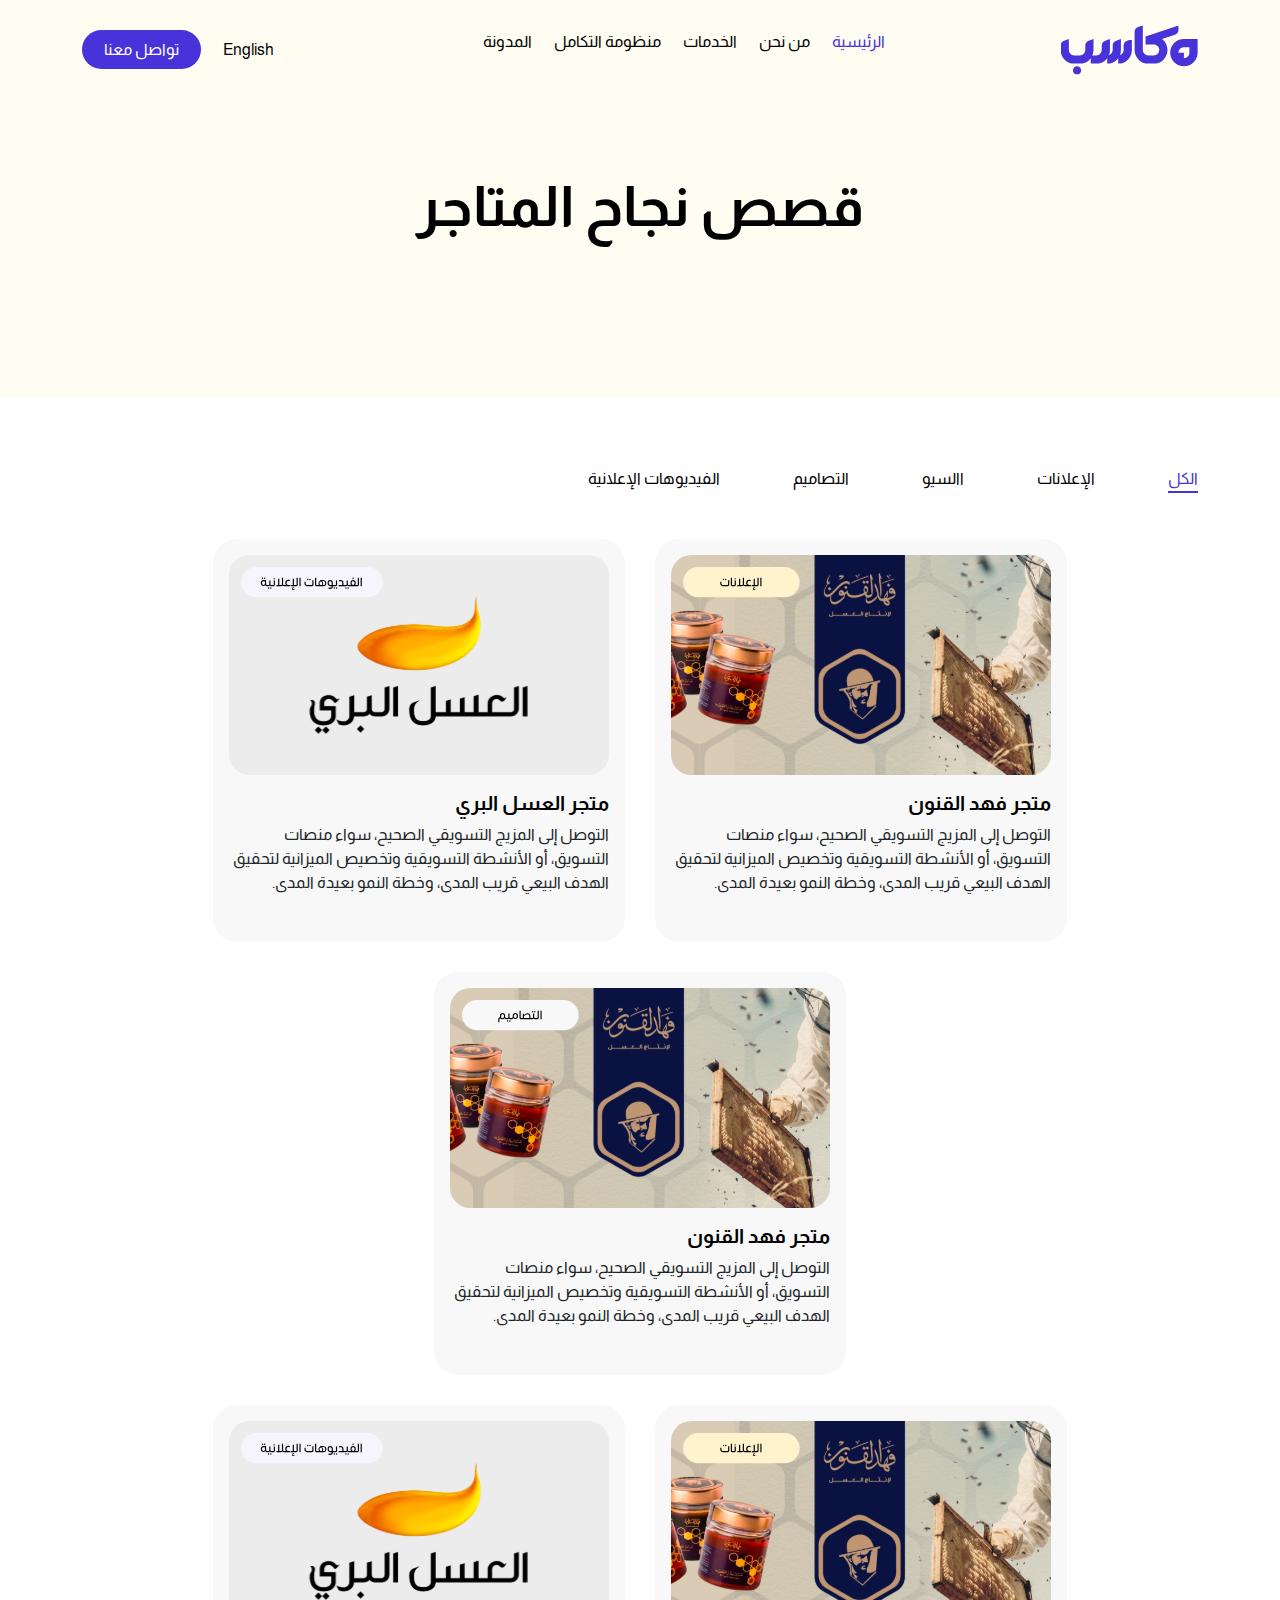
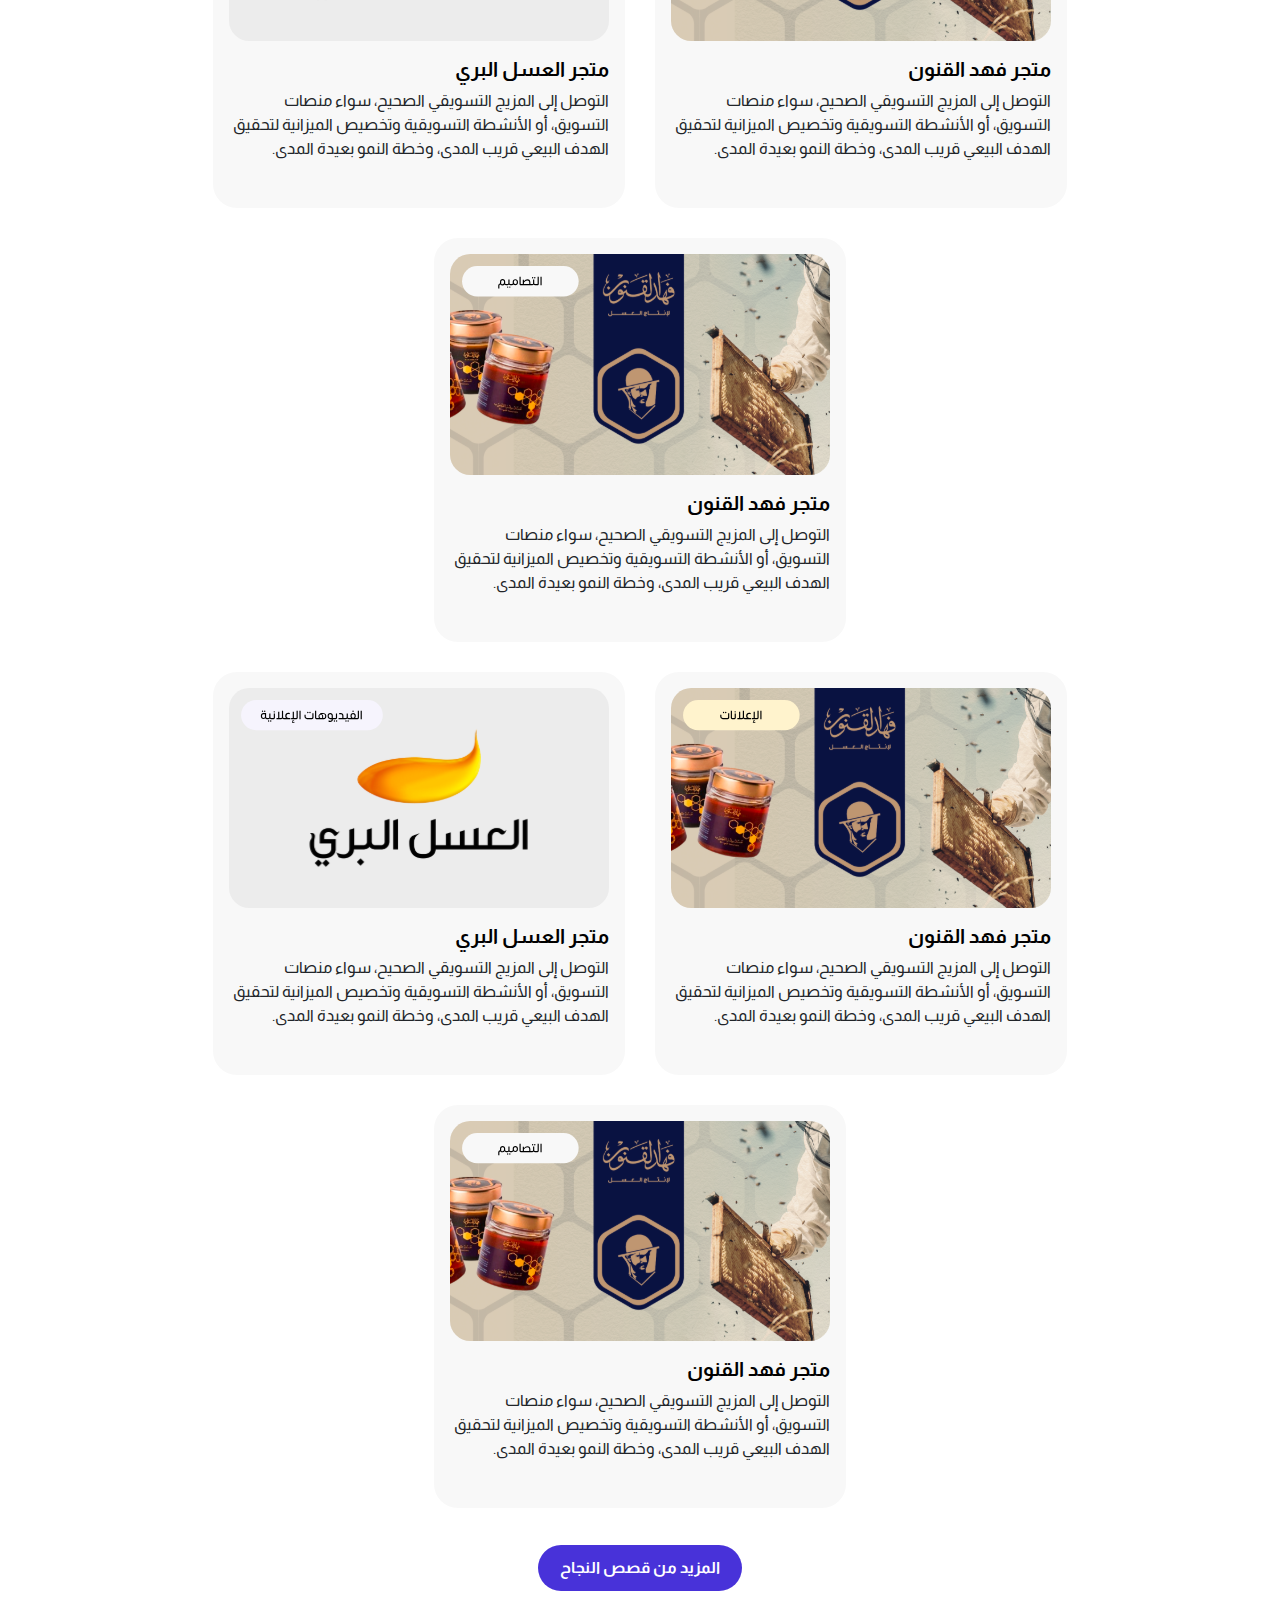
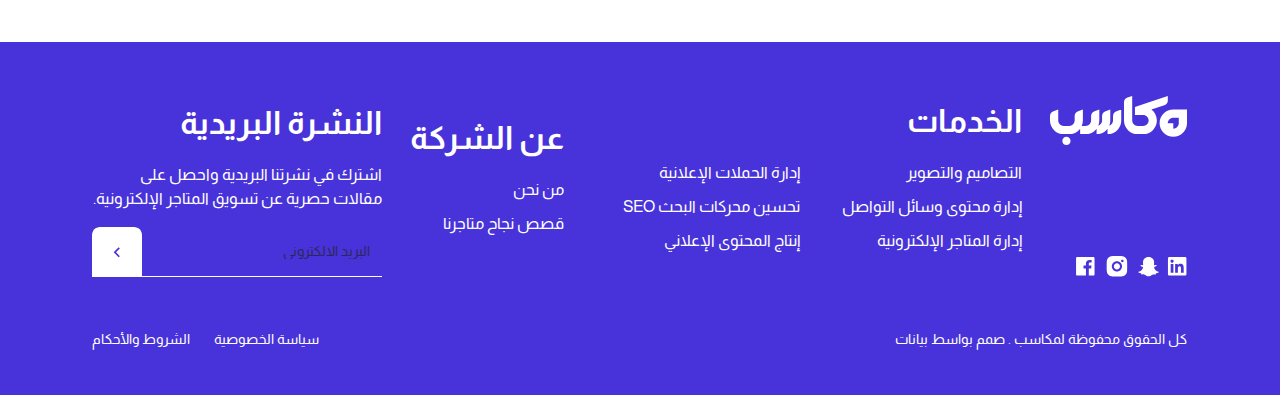
<file: src/pages/Store success stories.html>
<!DOCTYPE html>
<html dir="rtl" lang="ar">
  <head>
    <meta charset="UTF-8"/>
    <meta name="viewport" content="width=device-width, initial-scale=1.0"/>
    <title>نساعد المتاجر الإلكترونية على تحقيق النمو.</title>
    <link rel="stylesheet" href="../static/Logo-icon.svg"/>
    <link rel="stylesheet" href="../Bootstrap/css/bootstrap.min.css"/>
    <link rel="stylesheet" href="../Font Awesome/css/all.min 3.29.16 PM.css"/>
    <link rel="stylesheet" href="../sass/app.css"/>
  </head>
  <body>
    <header>
      <div class="container"> 
        <div class="parent-header">
          <div class="navbar-lg">
            <div class="header-logo"> <img src="../static/Home-images/headre-logo.svg" alt="logo" title="logo"/></div>
            <nav> 
              <ul class="parent-element">
                <li class="element-item"><a class="element-link color-purple font-xs font-w-sm" href="../pages/index.html">الرئيسية</a></li>
                <li class="element-item"><a class="element-link font-xs font-w-sm color-darck" href="../pages/About.html">من نحن    </a></li>
                <li class="element-item"><a class="element-link font-xs font-w-sm color-darck" href="../pages/Ad-mngement-services.html">الخدمات      </a></li>
                <li class="element-item"><a class="element-link font-xs font-w-sm color-darck" href="../pages/Services.html">منظومة التكامل</a></li>
                <li class="element-item"><a class="element-link font-xs font-w-sm color-darck" href="../pages/system integration.html">المدونة</a></li>
              </ul>
            </nav>
            <div class="btns"> 
              <div class="btn-lng"> <a class="color-darck font-xs font-w-sm" href="#">English </a></div>
              <div class="btn-contact btn-primary"><a class="color-wight font-xs font-w-bold" href="#">تواصل معنا</a></div>
            </div>
          </div>
          <div class="navbar-sm d-block">
            <button class="navbar-toggler" type="button" data-bs-toggle="offcanvas" data-bs-target="#offcanvasNavbar" aria-controls="offcanvasNavbar" aria-label="Toggle navigation"><i class="fa-solid fa-bars fa-2xl" style="color: #000000;"></i></button>
            <div class="offcanvas bg-purple pt-3 offcanvas-end" id="offcanvasNavbar" tabindex="-1" aria-labelledby="offcanvasNavbarLabel">
              <div class="offcanvas-header">
                <div class="header-logo d-flex justify-content-between align-items-center">
                  <svg xmlns="http://www.w3.org/2000/svg" width="137" height="49" viewBox="0 0 137 49" fill="none">
                    <g clip-path="url(#clip0_1836_1903)">
                      <path d="M123.298 13.6094C115.731 13.6094 109.596 19.704 109.596 27.2242C109.596 30.9815 111.131 34.3852 113.609 36.8496C116.089 39.3112 119.513 40.8362 123.298 40.8362C127.083 40.8362 130.506 39.3112 132.987 36.8496C135.468 34.3852 137 30.9843 137 27.2242V13.6094H123.298ZM128.779 27.2242C128.779 28.7271 128.165 30.0891 127.172 31.0754C126.179 32.0617 124.808 32.6723 123.295 32.6723V27.2269H117.814C117.814 24.2183 120.269 21.7816 123.295 21.7816H128.777V27.2297L128.779 27.2242Z" fill="white"></path>
                      <path d="M71.2421 13.6149V24.5084C71.2421 25.4367 71.1503 26.3429 70.9696 27.2186C70.4245 29.8902 69.0951 32.2772 67.2263 34.1338C64.7484 36.5954 61.3221 38.1204 57.5371 38.1204V32.6778C57.1478 33.1917 56.7223 33.6779 56.2662 34.1338C53.7855 36.5954 50.362 38.1204 46.577 38.1204V32.6778C46.1876 33.1917 45.7621 33.6779 45.3061 34.1338C42.8281 36.5954 39.4019 38.1204 35.6169 38.1204H30.141V32.6695C29.7489 33.1862 29.3234 33.6752 28.8645 34.131C26.3838 36.5954 22.9603 38.1177 19.1753 38.1177H13.6994C9.91722 38.1177 6.48819 36.5954 4.01027 34.131C1.53236 31.6667 0 28.2657 0 24.5084V19.9554C0 17.7949 1.39331 15.8776 3.45684 15.1924L8.22078 13.6149V24.5084C8.22078 26.0113 8.83261 27.3734 9.82544 28.3569C10.8155 29.3432 12.1866 29.9538 13.7022 29.9538H19.1781C20.691 29.9538 22.0621 29.3432 23.0549 28.3569C24.0477 27.3734 24.6623 26.0113 24.6623 24.5084V19.9554C24.6623 17.7949 26.0556 15.8748 28.1192 15.1924L32.8831 13.6149V24.5084C32.8831 26.4451 32.4743 28.2851 31.7401 29.9538H35.6224C37.1353 29.9538 38.5064 29.3432 39.4992 28.3569C40.4921 27.3734 41.1067 26.0113 41.1067 24.5056V19.9526C41.1067 17.7922 42.5 15.8748 44.5607 15.1897L49.3247 13.6094V24.5056C49.3247 26.3373 48.9604 28.0834 48.2985 29.6775C49.1217 29.4095 49.8586 28.9509 50.4566 28.3569C51.4494 27.3734 52.064 26.0113 52.064 24.5056V19.9526C52.064 17.7922 53.4573 15.8721 55.5208 15.1897L60.2848 13.6121V24.5056C60.2848 26.3373 59.9205 28.0834 59.2586 29.6775C60.0818 29.4067 60.8187 28.9509 61.4167 28.3541C62.4095 27.3706 63.0241 26.0086 63.0241 24.5029V19.9499C63.0241 17.7894 64.4174 15.8693 66.481 15.1869L71.2449 13.6094L71.2421 13.6149Z" fill="white"></path>
                      <path d="M101.374 13.6093L114.356 9.31044C116.419 8.62804 117.813 6.70794 117.813 4.54747V0L84.9378 10.888V19.0519H93.1586C96.1844 19.0519 98.64 21.4914 98.64 24.5C98.64 26.0029 98.0254 27.365 97.0326 28.3485C96.0425 29.3348 94.6687 29.9454 93.1586 29.9454H87.6827C86.1698 29.9454 84.7987 29.3348 83.8087 28.3485C82.8159 27.365 82.2012 26.0002 82.2012 24.5V0L77.4373 1.57753C75.3738 2.25992 73.9805 4.18003 73.9805 6.34049V24.5C73.9805 28.2573 75.5156 31.661 77.9935 34.1254C80.4714 36.587 83.8977 38.112 87.6827 38.112H93.1586C96.9408 38.112 100.367 36.587 102.848 34.1254C105.326 31.6638 106.861 28.2601 106.861 24.5C106.861 20.0465 104.708 16.0902 101.379 13.6065L101.374 13.6093Z" fill="white"></path>
                      <path d="M16.4385 48.9948C18.7086 48.9948 20.5489 47.1666 20.5489 44.9115C20.5489 42.6563 18.7086 40.8281 16.4385 40.8281C14.1684 40.8281 12.3281 42.6563 12.3281 44.9115C12.3281 47.1666 14.1684 48.9948 16.4385 48.9948Z" fill="white"></path>
                    </g>
                    <defs>
                      <clipPath id="clip0_1836_1903">
                        <rect width="137" height="49" fill="white"></rect>
                      </clipPath>
                    </defs>
                  </svg>
                  <button class="btn-close" type="button" data-bs-dismiss="offcanvas" aria-label="Close"></button>
                </div>
                <div class="header-navbar-parent">
                  <ul class="header-navbar-list d-block">
                    <li class="element-item pb-4"><a class="element-link color-wight font-sm font-w-sm" href="../pages/index.html">الرئيسية</a></li>
                    <li class="element-item pb-4"><a class="element-link font-sm font-w-sm color-wight" href="../pages/About.html">من نحن</a></li>
                    <li class="element-item pb-4"><a class="element-link font-sm font-w-sm color-wight" href="../pages/Ad-mngement-services.html">الخدمات</a></li>
                    <li class="element-item pb-4"><a class="element-link font-sm font-w-sm color-wight" href="../pages/Services.html">منظومة التكامل</a></li>
                    <li class="element-item pb-4"><a class="element-link font-sm font-w-sm color-wight" href="../pages/system integration.html">المدونة</a></li>
                  </ul>
                </div>
              </div>
            </div>
          </div>
        </div>
      </div>
    </header>
    <section class="Store-success-stories">
      <div class="container">
        <div class="content-title"> 
          <h1 class="color-darck font-lg font-w-lg line-md text-center">قصص نجاح المتاجر</h1>
        </div>
      </div>
    </section>
    <section class="store-departments">
      <div class="container"> 
        <div class="sections"> 
          <p class="active color-purple font-xs font-w-smole">الكل</p>
          <p class="color-darck font-xs font-w-smole">الإعلانات</p>
          <p class="color-darck font-xs font-w-smole">االسيو</p>
          <p class="color-darck font-xs font-w-smole">التصاميم</p>
          <p class="color-darck font-xs font-w-smole">الفيديوهات الإعلانية</p>
        </div>
        <div class="parent-cards">
          <div class="thecadr"> 
            <div class="thecard-img pb-3"><img src="../static/Home-images/Success-stories-card-tow.svg" alt="alt" title="img"/></div>
            <div class="thecard-content"> 
              <div class="thecard-title">
                <h5 class="color-darck font-sm font-w-md">متجر فهد القنون</h5>
              </div>
              <div class="thcard-text"> 
                <p class="color darck font-xs font-w-sm">التوصل إلى المزيج التسويقي الصحيح، سواء منصات التسويق، أو الأنشطة التسويقية وتخصيص الميزانية لتحقيق الهدف البيعي قريب المدى، وخطة النمو بعيدة المدى.</p>
              </div>
            </div>
          </div>
          <div class="thecadr"> 
            <div class="thecard-img pb-3"><img src="../static/Home-images/Success-stories-card-img.svg" alt="alt" title="img"/></div>
            <div class="thecard-content"> 
              <div class="thecard-title">
                <h5 class="color-darck font-sm font-w-md">متجر العسل البري</h5>
              </div>
              <div class="thcard-text"> 
                <p class="color darck font-xs font-w-sm">التوصل إلى المزيج التسويقي الصحيح، سواء منصات التسويق، أو الأنشطة التسويقية وتخصيص الميزانية لتحقيق الهدف البيعي قريب المدى، وخطة النمو بعيدة المدى.</p>
              </div>
            </div>
          </div>
          <div class="thecadr"> 
            <div class="thecard-img pb-3"><img src="../static/Home-images/Success-stories-card-three.svg" alt="alt" title="img"/></div>
            <div class="thecard-content"> 
              <div class="thecard-title">
                <h5 class="color-darck font-sm font-w-md">متجر فهد القنون</h5>
              </div>
              <div class="thcard-text"> 
                <p class="color darck font-xs font-w-sm">التوصل إلى المزيج التسويقي الصحيح، سواء منصات التسويق، أو الأنشطة التسويقية وتخصيص الميزانية لتحقيق الهدف البيعي قريب المدى، وخطة النمو بعيدة المدى.</p>
              </div>
            </div>
          </div>
        </div>
        <div class="parent-cards">
          <div class="thecadr"> 
            <div class="thecard-img pb-3"><img src="../static/Home-images/Success-stories-card-tow.svg" alt="alt" title="img"/></div>
            <div class="thecard-content"> 
              <div class="thecard-title">
                <h5 class="color-darck font-sm font-w-md">متجر فهد القنون</h5>
              </div>
              <div class="thcard-text"> 
                <p class="color darck font-xs font-w-sm">التوصل إلى المزيج التسويقي الصحيح، سواء منصات التسويق، أو الأنشطة التسويقية وتخصيص الميزانية لتحقيق الهدف البيعي قريب المدى، وخطة النمو بعيدة المدى.</p>
              </div>
            </div>
          </div>
          <div class="thecadr"> 
            <div class="thecard-img pb-3"><img src="../static/Home-images/Success-stories-card-img.svg" alt="alt" title="img"/></div>
            <div class="thecard-content"> 
              <div class="thecard-title">
                <h5 class="color-darck font-sm font-w-md">متجر العسل البري</h5>
              </div>
              <div class="thcard-text"> 
                <p class="color darck font-xs font-w-sm">التوصل إلى المزيج التسويقي الصحيح، سواء منصات التسويق، أو الأنشطة التسويقية وتخصيص الميزانية لتحقيق الهدف البيعي قريب المدى، وخطة النمو بعيدة المدى.</p>
              </div>
            </div>
          </div>
          <div class="thecadr"> 
            <div class="thecard-img pb-3"><img src="../static/Home-images/Success-stories-card-three.svg" alt="alt" title="img"/></div>
            <div class="thecard-content"> 
              <div class="thecard-title">
                <h5 class="color-darck font-sm font-w-md">متجر فهد القنون</h5>
              </div>
              <div class="thcard-text"> 
                <p class="color darck font-xs font-w-sm">التوصل إلى المزيج التسويقي الصحيح، سواء منصات التسويق، أو الأنشطة التسويقية وتخصيص الميزانية لتحقيق الهدف البيعي قريب المدى، وخطة النمو بعيدة المدى.    </p>
              </div>
            </div>
          </div>
        </div>
        <div class="parent-cards">
          <div class="thecadr"> 
            <div class="thecard-img pb-3"><img src="../static/Home-images/Success-stories-card-tow.svg" alt="alt" title="img"/></div>
            <div class="thecard-content"> 
              <div class="thecard-title">
                <h5 class="color-darck font-sm font-w-md">متجر فهد القنون</h5>
              </div>
              <div class="thcard-text"> 
                <p class="color darck font-xs font-w-sm">التوصل إلى المزيج التسويقي الصحيح، سواء منصات التسويق، أو الأنشطة التسويقية وتخصيص الميزانية لتحقيق الهدف البيعي قريب المدى، وخطة النمو بعيدة المدى.</p>
              </div>
            </div>
          </div>
          <div class="thecadr"> 
            <div class="thecard-img pb-3"><img src="../static/Home-images/Success-stories-card-img.svg" alt="alt" title="img"/></div>
            <div class="thecard-content"> 
              <div class="thecard-title">
                <h5 class="color-darck font-sm font-w-md">متجر العسل البري</h5>
              </div>
              <div class="thcard-text"> 
                <p class="color darck font-xs font-w-sm">التوصل إلى المزيج التسويقي الصحيح، سواء منصات التسويق، أو الأنشطة التسويقية وتخصيص الميزانية لتحقيق الهدف البيعي قريب المدى، وخطة النمو بعيدة المدى.</p>
              </div>
            </div>
          </div>
          <div class="thecadr"> 
            <div class="thecard-img pb-3"><img src="../static/Home-images/Success-stories-card-three.svg" alt="alt" title="img"/></div>
            <div class="thecard-content"> 
              <div class="thecard-title">
                <h5 class="color-darck font-sm font-w-md">متجر فهد القنون</h5>
              </div>
              <div class="thcard-text"> 
                <p class="color darck font-xs font-w-sm">التوصل إلى المزيج التسويقي الصحيح، سواء منصات التسويق، أو الأنشطة التسويقية وتخصيص الميزانية لتحقيق الهدف البيعي قريب المدى، وخطة النمو بعيدة المدى.                                    </p>
              </div>
            </div>
          </div>
        </div>
        <div class="btn"><a class="color-wight font-xs font-w-md bg-purple">المزيد من قصص النجاح                                      </a></div>
      </div>
    </section>
    <footer> 
      <div class="container"> 
        <div class="parent-footer"> 
          <div class="logo-socialmedia"> <img src="../static/Home-images/logo-footer.svg" alt="img-footer" title="img-footer"/>
            <div class="socialmedia"> 
              <div class="social"> 
                <svg xmlns="http://www.w3.org/2000/svg" width="20" height="19" viewBox="0 0 20 19" fill="none">
                  <path d="M16.6875 15.8186H13.9528V11.5323C13.9528 10.5102 13.9323 9.19465 12.5264 9.19465C11.1011 9.19465 10.8835 10.307 10.8835 11.4574V15.8186H8.14773V7.0048H10.7747V8.20542H10.8107C11.178 7.51378 12.0708 6.78212 13.4048 6.78212C16.1755 6.78212 16.6886 8.60666 16.6886 10.9802V15.8186H16.6875ZM5.05895 5.79904C4.85018 5.79931 4.64341 5.75838 4.45049 5.67858C4.25757 5.59878 4.0823 5.48169 3.93473 5.33402C3.78715 5.18635 3.67018 5.011 3.5905 4.81804C3.51083 4.62507 3.47002 4.41827 3.47043 4.2095C3.47063 3.89532 3.564 3.58826 3.73871 3.32714C3.91343 3.06602 4.16165 2.86258 4.452 2.74254C4.74234 2.62249 5.06175 2.59124 5.36986 2.65273C5.67796 2.71423 5.96091 2.8657 6.18292 3.088C6.40494 3.3103 6.55605 3.59345 6.61714 3.90163C6.67823 4.20981 6.64657 4.52919 6.52615 4.81938C6.40573 5.10956 6.20197 5.35752 5.94063 5.5319C5.67928 5.70628 5.3721 5.79925 5.05792 5.79904H5.05895ZM6.42991 15.8186H3.68695V7.0048H6.43094V15.8186H6.42991ZM18.0575 0.078125H2.31496C1.55969 0.078125 0.951172 0.673306 0.951172 1.40907V17.2183C0.951172 17.9541 1.56072 18.5493 2.31393 18.5493H18.0534C18.8066 18.5493 19.4223 17.9541 19.4223 17.2183V1.40907C19.4223 0.673306 18.8066 0.078125 18.0534 0.078125H18.0565H18.0575Z" fill="white"></path>
                </svg>
              </div>
              <div class="social">
                <svg xmlns="http://www.w3.org/2000/svg" width="25" height="25" viewBox="0 0 25 25" fill="none">
                  <path d="M12.426 22.3333C11.2048 22.3333 10.3901 21.7576 9.6625 21.2496C9.14634 20.8833 8.66096 20.5354 8.08938 20.4389C7.81724 20.3921 7.54149 20.3695 7.26536 20.3712C6.78101 20.3712 6.39619 20.4441 6.1222 20.4995C5.94775 20.5303 5.80204 20.559 5.68711 20.559C5.56807 20.559 5.41722 20.5262 5.35873 20.325C5.30742 20.1608 5.27561 20.0049 5.2438 19.854C5.1617 19.4743 5.09295 19.2414 4.95031 19.2178C3.42234 18.9848 2.50802 18.6329 2.32946 18.2162C2.3151 18.1711 2.29765 18.1239 2.29765 18.088C2.28739 17.9597 2.37975 17.855 2.50802 17.8314C3.71993 17.6303 4.8087 16.9859 5.72815 15.9248C6.44237 15.1008 6.79024 14.3045 6.82205 14.2183C6.82205 14.208 6.83129 14.208 6.83129 14.208C7.00574 13.8478 7.04165 13.541 6.93596 13.2896C6.73996 12.8175 6.08937 12.6164 5.64606 12.4789C5.53215 12.4481 5.43569 12.4112 5.3536 12.3835C4.97391 12.2326 4.34179 11.9114 4.42491 11.4681C4.48443 11.148 4.90927 10.9191 5.25714 10.9191C5.3536 10.9191 5.43569 10.9335 5.50342 10.9704C5.89337 11.148 6.24534 11.2393 6.54704 11.2393C6.92262 11.2393 7.10117 11.0977 7.14632 11.0525C7.13677 10.8495 7.1248 10.6467 7.11041 10.444C7.01805 9.04327 6.91338 7.30494 7.35669 6.30852C8.68866 3.32543 11.5158 3.08633 12.3531 3.08633L12.7184 3.07812H12.7698C13.6061 3.07812 16.4332 3.31107 17.7652 6.29928C18.2136 7.2957 18.1038 9.03917 18.0115 10.4348L18.0032 10.5035C17.993 10.6903 17.9796 10.8688 17.9704 11.0525C18.0166 11.0884 18.1808 11.2259 18.5194 11.2301C18.8129 11.2218 19.1331 11.1254 19.4984 10.9602C19.5995 10.9164 19.7084 10.8934 19.8185 10.8924C19.9468 10.8924 20.0751 10.9232 20.1849 10.9602H20.1941C20.5009 11.0751 20.7021 11.2896 20.7021 11.5143C20.7113 11.7247 20.5461 12.0448 19.7642 12.3609C19.6821 12.3917 19.5856 12.4296 19.4717 12.4563C19.0366 12.5897 18.387 12.8001 18.1808 13.267C18.0669 13.5133 18.113 13.8293 18.2865 14.1854C18.2865 14.1957 18.2957 14.1957 18.2957 14.1957C18.346 14.3229 19.6677 17.3245 22.6097 17.814C22.6699 17.8241 22.7243 17.8557 22.763 17.9028C22.8017 17.95 22.8219 18.0096 22.8201 18.0705C22.8201 18.1157 22.8109 18.1619 22.7883 18.2029C22.6097 18.6236 21.7036 18.9664 20.1664 19.2044C20.0248 19.227 19.9561 19.461 19.874 19.8407C19.8411 19.999 19.8028 20.1561 19.759 20.3117C19.7139 20.4625 19.6174 20.5446 19.4532 20.5446H19.4296C19.325 20.5446 19.1833 20.5313 18.9956 20.4943C18.6195 20.4142 18.2359 20.3743 17.8514 20.3753C17.5815 20.3753 17.3024 20.3989 17.0284 20.4441C16.4609 20.5364 15.9714 20.8884 15.4542 21.2547C14.7185 21.7576 13.8996 22.3333 12.6866 22.3333H12.426Z" fill="white"></path>
                </svg>
              </div>
              <div class="social"> 
                <svg xmlns="http://www.w3.org/2000/svg" width="26" height="25" viewBox="0 0 26 25" fill="none">
                  <path d="M12.9297 2.05469C15.7178 2.05469 16.0657 2.06495 17.1596 2.11626C18.2525 2.16757 18.9964 2.33894 19.6511 2.59343C20.3284 2.85408 20.899 3.20708 21.4695 3.77661C21.9913 4.28959 22.3951 4.91011 22.6527 5.59499C22.9062 6.24866 23.0786 6.99366 23.1299 8.08654C23.1781 9.18044 23.1914 9.52831 23.1914 12.3164C23.1914 15.1045 23.1812 15.4524 23.1299 16.5463C23.0786 17.6392 22.9062 18.3832 22.6527 19.0379C22.3958 19.7231 21.992 20.3438 21.4695 20.8562C20.9564 21.3779 20.3359 21.7816 19.6511 22.0394C18.9975 22.2929 18.2525 22.4653 17.1596 22.5166C16.0657 22.5648 15.7178 22.5782 12.9297 22.5782C10.1416 22.5782 9.79372 22.5679 8.69982 22.5166C7.60694 22.4653 6.86297 22.2929 6.20827 22.0394C5.52312 21.7823 4.90249 21.3785 4.38989 20.8562C3.86798 20.3434 3.46421 19.7228 3.20671 19.0379C2.95222 18.3842 2.78085 17.6392 2.72954 16.5463C2.68131 15.4524 2.66797 15.1045 2.66797 12.3164C2.66797 9.52831 2.67823 9.18044 2.72954 8.08654C2.78085 6.99264 2.95222 6.24969 3.20671 5.59499C3.4635 4.90969 3.86736 4.289 4.38989 3.77661C4.90264 3.25452 5.52322 2.85072 6.20827 2.59343C6.86297 2.33894 7.60592 2.16757 8.69982 2.11626C9.79372 2.06803 10.1416 2.05469 12.9297 2.05469ZM12.9297 7.18556C11.5689 7.18556 10.2639 7.72613 9.30164 8.68835C8.33941 9.65058 7.79884 10.9556 7.79884 12.3164C7.79884 13.6772 8.33941 14.9823 9.30164 15.9445C10.2639 16.9067 11.5689 17.4473 12.9297 17.4473C14.2905 17.4473 15.5956 16.9067 16.5578 15.9445C17.52 14.9823 18.0606 13.6772 18.0606 12.3164C18.0606 10.9556 17.52 9.65058 16.5578 8.68835C15.5956 7.72613 14.2905 7.18556 12.9297 7.18556ZM19.5998 6.92901C19.5998 6.58882 19.4647 6.26255 19.2241 6.022C18.9836 5.78144 18.6573 5.6463 18.3171 5.6463C17.9769 5.6463 17.6507 5.78144 17.4101 6.022C17.1695 6.26255 17.0344 6.58882 17.0344 6.92901C17.0344 7.26921 17.1695 7.59548 17.4101 7.83603C17.6507 8.07659 17.9769 8.21173 18.3171 8.21173C18.6573 8.21173 18.9836 8.07659 19.2241 7.83603C19.4647 7.59548 19.5998 7.26921 19.5998 6.92901ZM12.9297 9.23791C13.7462 9.23791 14.5292 9.56225 15.1066 10.1396C15.6839 10.7169 16.0082 11.5 16.0082 12.3164C16.0082 13.1329 15.6839 13.9159 15.1066 14.4933C14.5292 15.0706 13.7462 15.3949 12.9297 15.3949C12.1132 15.3949 11.3302 15.0706 10.7529 14.4933C10.1755 13.9159 9.85119 13.1329 9.85119 12.3164C9.85119 11.5 10.1755 10.7169 10.7529 10.1396C11.3302 9.56225 12.1132 9.23791 12.9297 9.23791Z" fill="white"></path>
                </svg>
              </div>
              <div class="social"> 
                <svg xmlns="http://www.w3.org/2000/svg" width="26" height="25" viewBox="0 0 26 25" fill="none">
                  <path d="M16.792 21.5493V14.4009H19.1861L19.5442 11.622H16.792V9.84882C16.792 9.0443 17.0157 8.4953 18.1692 8.4953H19.6407V6.0099C18.9283 5.93432 18.2124 5.89767 17.496 5.9001C15.3749 5.9001 13.9229 7.19513 13.9229 9.57381V11.622H11.5237V14.4009H13.9229V21.5493H5.0916C4.81945 21.5493 4.55843 21.4411 4.36599 21.2487C4.17354 21.0563 4.06543 20.7952 4.06543 20.5231V4.1043C4.06543 3.83214 4.17354 3.57113 4.36599 3.37868C4.55843 3.18624 4.81945 3.07813 5.0916 3.07812H21.5104C21.7825 3.07813 22.0436 3.18624 22.236 3.37868C22.4284 3.57113 22.5366 3.83214 22.5366 4.1043V20.5231C22.5366 20.7952 22.4284 21.0563 22.236 21.2487C22.0436 21.4411 21.7825 21.5493 21.5104 21.5493H16.792Z" fill="white"></path>
                </svg>
              </div>
            </div>
          </div>
          <div class="Services">
            <p class="color-wight font-md font-w-lg">الخدمات</p>
            <div class="parent-content">  
              <div class="content">
                <ul> 
                  <li class="the-footer-item"><a class="the-footer-link font-xs font-w-sm color-wight">التصاميم والتصوير</a></li>
                  <li class="the-footer-item"><a class="the-footer-link font-xs font-w-sm color-wight">إدارة محتوى وسائل التواصل</a></li>
                  <li class="the-footer-item"><a class="the-footer-link font-xs font-w-sm color-wight">إدارة المتاجر الإلكترونية</a></li>
                </ul>
              </div>
              <div class="content-tow">
                <ul> 
                  <li class="the-footer-item"><a class="the-footer-link font-xs font-w-sm color-wight">إدارة الحملات الإعلانية</a></li>
                  <li class="the-footer-item"><a class="the-footer-link font-xs font-w-sm color-wight">تحسين محركات البحث SEO</a></li>
                  <li class="the-footer-item"><a class="the-footer-link font-xs font-w-sm color-wight">إنتاج المحتوى الإعلاني</a></li>
                </ul>
              </div>
            </div>
          </div>
          <div class="About-company">
            <p class="color-wight font-md font-w-lg">عن الشركة</p>
            <ul>  
              <li class="the-footer-item"><a class="the-footer-link font-xs font-w-sm color-wight">من نحن </a></li>
              <li class="the-footer-item"><a class="the-footer-link font-xs font-w-sm color-wight">قصص نجاح متاجرنا</a></li>
            </ul>
          </div>
          <div class="Newsletter">
            <div class="content">
              <p class="font-md font-w-lg color-wight">النشرة البريدية </p>
              <p class="font-xs font-w-sm color-wight">اشترك في نشرتنا البريدية واحصل على مقالات حصرية عن تسويق المتاجر الإلكترونية.</p>
            </div>
            <div class="content-input">
              <input class="form-control" type="email" placeholder="البريد الالكتروني"/>
              <div class="content-button">
                <svg xmlns="http://www.w3.org/2000/svg" width="50" height="50" viewBox="0 0 50 50" fill="none">
                  <path d="M0 8C0 3.58172 3.58172 0 8 0H42C46.4183 0 50 3.58172 50 8V50H0V8Z" fill="white"></path>
                  <path d="M27.8457 29.1333L24.0249 25.3125L27.8457 21.4917L26.6665 20.3125L21.6665 25.3125L26.6665 30.3125L27.8457 29.1333Z" fill="#4832D9"></path>
                </svg>
              </div>
            </div>
          </div>
        </div>
        <div class="privacy-policy">
          <div class="content-design"> 
            <p class="font-w-sm color-wight">كل الحقوق محفوظة لمكاسب . صمم بواسط بيانات</p>
          </div>
          <div class="content-description"> 
            <p class="font-w-sm color-wight">سياسة الخصوصية </p>
            <p class="font-w-sm color-wight">الشروط والأحكام</p>
          </div>
        </div>
      </div>
    </footer>
    <div class="footer-smole-screen"> 
      <div class="container"> 
        <div class="parent-element-footer"> 
          <div class="first-content">
            <div class="logo-socialmedia"> <img src="../static/Home-images/logo-footer.svg" alt="img-footer" title="img-footer"/></div>
            <div class="socialmedia"> 
              <div class="social"> 
                <svg xmlns="http://www.w3.org/2000/svg" width="20" height="19" viewBox="0 0 20 19" fill="none">
                  <path d="M16.6875 15.8186H13.9528V11.5323C13.9528 10.5102 13.9323 9.19465 12.5264 9.19465C11.1011 9.19465 10.8835 10.307 10.8835 11.4574V15.8186H8.14773V7.0048H10.7747V8.20542H10.8107C11.178 7.51378 12.0708 6.78212 13.4048 6.78212C16.1755 6.78212 16.6886 8.60666 16.6886 10.9802V15.8186H16.6875ZM5.05895 5.79904C4.85018 5.79931 4.64341 5.75838 4.45049 5.67858C4.25757 5.59878 4.0823 5.48169 3.93473 5.33402C3.78715 5.18635 3.67018 5.011 3.5905 4.81804C3.51083 4.62507 3.47002 4.41827 3.47043 4.2095C3.47063 3.89532 3.564 3.58826 3.73871 3.32714C3.91343 3.06602 4.16165 2.86258 4.452 2.74254C4.74234 2.62249 5.06175 2.59124 5.36986 2.65273C5.67796 2.71423 5.96091 2.8657 6.18292 3.088C6.40494 3.3103 6.55605 3.59345 6.61714 3.90163C6.67823 4.20981 6.64657 4.52919 6.52615 4.81938C6.40573 5.10956 6.20197 5.35752 5.94063 5.5319C5.67928 5.70628 5.3721 5.79925 5.05792 5.79904H5.05895ZM6.42991 15.8186H3.68695V7.0048H6.43094V15.8186H6.42991ZM18.0575 0.078125H2.31496C1.55969 0.078125 0.951172 0.673306 0.951172 1.40907V17.2183C0.951172 17.9541 1.56072 18.5493 2.31393 18.5493H18.0534C18.8066 18.5493 19.4223 17.9541 19.4223 17.2183V1.40907C19.4223 0.673306 18.8066 0.078125 18.0534 0.078125H18.0565H18.0575Z" fill="white"></path>
                </svg>
              </div>
              <div class="social">
                <svg xmlns="http://www.w3.org/2000/svg" width="25" height="25" viewBox="0 0 25 25" fill="none">
                  <path d="M12.426 22.3333C11.2048 22.3333 10.3901 21.7576 9.6625 21.2496C9.14634 20.8833 8.66096 20.5354 8.08938 20.4389C7.81724 20.3921 7.54149 20.3695 7.26536 20.3712C6.78101 20.3712 6.39619 20.4441 6.1222 20.4995C5.94775 20.5303 5.80204 20.559 5.68711 20.559C5.56807 20.559 5.41722 20.5262 5.35873 20.325C5.30742 20.1608 5.27561 20.0049 5.2438 19.854C5.1617 19.4743 5.09295 19.2414 4.95031 19.2178C3.42234 18.9848 2.50802 18.6329 2.32946 18.2162C2.3151 18.1711 2.29765 18.1239 2.29765 18.088C2.28739 17.9597 2.37975 17.855 2.50802 17.8314C3.71993 17.6303 4.8087 16.9859 5.72815 15.9248C6.44237 15.1008 6.79024 14.3045 6.82205 14.2183C6.82205 14.208 6.83129 14.208 6.83129 14.208C7.00574 13.8478 7.04165 13.541 6.93596 13.2896C6.73996 12.8175 6.08937 12.6164 5.64606 12.4789C5.53215 12.4481 5.43569 12.4112 5.3536 12.3835C4.97391 12.2326 4.34179 11.9114 4.42491 11.4681C4.48443 11.148 4.90927 10.9191 5.25714 10.9191C5.3536 10.9191 5.43569 10.9335 5.50342 10.9704C5.89337 11.148 6.24534 11.2393 6.54704 11.2393C6.92262 11.2393 7.10117 11.0977 7.14632 11.0525C7.13677 10.8495 7.1248 10.6467 7.11041 10.444C7.01805 9.04327 6.91338 7.30494 7.35669 6.30852C8.68866 3.32543 11.5158 3.08633 12.3531 3.08633L12.7184 3.07812H12.7698C13.6061 3.07812 16.4332 3.31107 17.7652 6.29928C18.2136 7.2957 18.1038 9.03917 18.0115 10.4348L18.0032 10.5035C17.993 10.6903 17.9796 10.8688 17.9704 11.0525C18.0166 11.0884 18.1808 11.2259 18.5194 11.2301C18.8129 11.2218 19.1331 11.1254 19.4984 10.9602C19.5995 10.9164 19.7084 10.8934 19.8185 10.8924C19.9468 10.8924 20.0751 10.9232 20.1849 10.9602H20.1941C20.5009 11.0751 20.7021 11.2896 20.7021 11.5143C20.7113 11.7247 20.5461 12.0448 19.7642 12.3609C19.6821 12.3917 19.5856 12.4296 19.4717 12.4563C19.0366 12.5897 18.387 12.8001 18.1808 13.267C18.0669 13.5133 18.113 13.8293 18.2865 14.1854C18.2865 14.1957 18.2957 14.1957 18.2957 14.1957C18.346 14.3229 19.6677 17.3245 22.6097 17.814C22.6699 17.8241 22.7243 17.8557 22.763 17.9028C22.8017 17.95 22.8219 18.0096 22.8201 18.0705C22.8201 18.1157 22.8109 18.1619 22.7883 18.2029C22.6097 18.6236 21.7036 18.9664 20.1664 19.2044C20.0248 19.227 19.9561 19.461 19.874 19.8407C19.8411 19.999 19.8028 20.1561 19.759 20.3117C19.7139 20.4625 19.6174 20.5446 19.4532 20.5446H19.4296C19.325 20.5446 19.1833 20.5313 18.9956 20.4943C18.6195 20.4142 18.2359 20.3743 17.8514 20.3753C17.5815 20.3753 17.3024 20.3989 17.0284 20.4441C16.4609 20.5364 15.9714 20.8884 15.4542 21.2547C14.7185 21.7576 13.8996 22.3333 12.6866 22.3333H12.426Z" fill="white"></path>
                </svg>
              </div>
              <div class="social"> 
                <svg xmlns="http://www.w3.org/2000/svg" width="26" height="25" viewBox="0 0 26 25" fill="none">
                  <path d="M12.9297 2.05469C15.7178 2.05469 16.0657 2.06495 17.1596 2.11626C18.2525 2.16757 18.9964 2.33894 19.6511 2.59343C20.3284 2.85408 20.899 3.20708 21.4695 3.77661C21.9913 4.28959 22.3951 4.91011 22.6527 5.59499C22.9062 6.24866 23.0786 6.99366 23.1299 8.08654C23.1781 9.18044 23.1914 9.52831 23.1914 12.3164C23.1914 15.1045 23.1812 15.4524 23.1299 16.5463C23.0786 17.6392 22.9062 18.3832 22.6527 19.0379C22.3958 19.7231 21.992 20.3438 21.4695 20.8562C20.9564 21.3779 20.3359 21.7816 19.6511 22.0394C18.9975 22.2929 18.2525 22.4653 17.1596 22.5166C16.0657 22.5648 15.7178 22.5782 12.9297 22.5782C10.1416 22.5782 9.79372 22.5679 8.69982 22.5166C7.60694 22.4653 6.86297 22.2929 6.20827 22.0394C5.52312 21.7823 4.90249 21.3785 4.38989 20.8562C3.86798 20.3434 3.46421 19.7228 3.20671 19.0379C2.95222 18.3842 2.78085 17.6392 2.72954 16.5463C2.68131 15.4524 2.66797 15.1045 2.66797 12.3164C2.66797 9.52831 2.67823 9.18044 2.72954 8.08654C2.78085 6.99264 2.95222 6.24969 3.20671 5.59499C3.4635 4.90969 3.86736 4.289 4.38989 3.77661C4.90264 3.25452 5.52322 2.85072 6.20827 2.59343C6.86297 2.33894 7.60592 2.16757 8.69982 2.11626C9.79372 2.06803 10.1416 2.05469 12.9297 2.05469ZM12.9297 7.18556C11.5689 7.18556 10.2639 7.72613 9.30164 8.68835C8.33941 9.65058 7.79884 10.9556 7.79884 12.3164C7.79884 13.6772 8.33941 14.9823 9.30164 15.9445C10.2639 16.9067 11.5689 17.4473 12.9297 17.4473C14.2905 17.4473 15.5956 16.9067 16.5578 15.9445C17.52 14.9823 18.0606 13.6772 18.0606 12.3164C18.0606 10.9556 17.52 9.65058 16.5578 8.68835C15.5956 7.72613 14.2905 7.18556 12.9297 7.18556ZM19.5998 6.92901C19.5998 6.58882 19.4647 6.26255 19.2241 6.022C18.9836 5.78144 18.6573 5.6463 18.3171 5.6463C17.9769 5.6463 17.6507 5.78144 17.4101 6.022C17.1695 6.26255 17.0344 6.58882 17.0344 6.92901C17.0344 7.26921 17.1695 7.59548 17.4101 7.83603C17.6507 8.07659 17.9769 8.21173 18.3171 8.21173C18.6573 8.21173 18.9836 8.07659 19.2241 7.83603C19.4647 7.59548 19.5998 7.26921 19.5998 6.92901ZM12.9297 9.23791C13.7462 9.23791 14.5292 9.56225 15.1066 10.1396C15.6839 10.7169 16.0082 11.5 16.0082 12.3164C16.0082 13.1329 15.6839 13.9159 15.1066 14.4933C14.5292 15.0706 13.7462 15.3949 12.9297 15.3949C12.1132 15.3949 11.3302 15.0706 10.7529 14.4933C10.1755 13.9159 9.85119 13.1329 9.85119 12.3164C9.85119 11.5 10.1755 10.7169 10.7529 10.1396C11.3302 9.56225 12.1132 9.23791 12.9297 9.23791Z" fill="white"></path>
                </svg>
              </div>
              <div class="social"> 
                <svg xmlns="http://www.w3.org/2000/svg" width="26" height="25" viewBox="0 0 26 25" fill="none">
                  <path d="M16.792 21.5493V14.4009H19.1861L19.5442 11.622H16.792V9.84882C16.792 9.0443 17.0157 8.4953 18.1692 8.4953H19.6407V6.0099C18.9283 5.93432 18.2124 5.89767 17.496 5.9001C15.3749 5.9001 13.9229 7.19513 13.9229 9.57381V11.622H11.5237V14.4009H13.9229V21.5493H5.0916C4.81945 21.5493 4.55843 21.4411 4.36599 21.2487C4.17354 21.0563 4.06543 20.7952 4.06543 20.5231V4.1043C4.06543 3.83214 4.17354 3.57113 4.36599 3.37868C4.55843 3.18624 4.81945 3.07813 5.0916 3.07812H21.5104C21.7825 3.07813 22.0436 3.18624 22.236 3.37868C22.4284 3.57113 22.5366 3.83214 22.5366 4.1043V20.5231C22.5366 20.7952 22.4284 21.0563 22.236 21.2487C22.0436 21.4411 21.7825 21.5493 21.5104 21.5493H16.792Z" fill="white"></path>
                </svg>
              </div>
            </div>
          </div>
          <div class="second-content"> 
            <div class="parent-form-selsct">
              <select class="form-select form-select-lg mb-3" aria-label="Large select example">
                <option class="active color-wight font-normal font-w-md" selected="selected">الخدمات</option>
                <option value="1">التصاميم والتصوير</option>
                <option value="2">التصاميم والتصوير</option>
                <option value="3">التصاميم والتصوير</option>
                <option value="1">التصاميم والتصوير</option>
                <option value="2">التصاميم والتصوير</option>
                <option value="3">التصاميم والتصوير</option>
              </select>
            </div>
            <div class="parent-form-selsct">
              <select class="form-select form-select-lg mb-3" aria-label="Large select example">
                <option selected="selected">عن الشركة</option>
                <option value="1">التصاميم والتصوير</option>
                <option value="2">التصاميم والتصوير</option>
                <option value="3">التصاميم والتصوير</option>
              </select>
            </div>
          </div>
          <div class="three-content">
            <div class="content">
              <h5 class="font-md font-w-lg color-wight">النشرة البريدية </h5>
              <p class="font-xs font-w-sm color-wight">اشترك في نشرتنا البريدية واحصل على مقالات حصرية عن تسويق المتاجر الإلكترونية.</p>
            </div>
            <div class="content-input">
              <input class="form-control" type="email" placeholder="البريد الالكتروني"/>
              <div class="content-button">
                <svg xmlns="http://www.w3.org/2000/svg" width="50" height="50" viewBox="0 0 50 50" fill="none">
                  <path d="M0 8C0 3.58172 3.58172 0 8 0H42C46.4183 0 50 3.58172 50 8V50H0V8Z" fill="white"></path>
                  <path d="M27.8457 29.1333L24.0249 25.3125L27.8457 21.4917L26.6665 20.3125L21.6665 25.3125L26.6665 30.3125L27.8457 29.1333Z" fill="#4832D9"></path>
                </svg>
              </div>
            </div>
          </div>
          <div class="four-content"> 
            <div class="privacy-policy">
              <div class="content-design"> 
                <p class="font-w-sm color-wight">كل الحقوق محفوظة لمكاسب . صمم بواسط بيانات</p>
              </div>
              <div class="content-description"> 
                <p class="font-w-sm color-wight">سياسة الخصوصية </p>
                <p class="font-w-sm color-wight">الشروط والأحكام                </p>
              </div>
            </div>
          </div>
        </div>
      </div>
    </div>
    <script src="../Bootstrap/js/bootstrap.min.js"></script>
    <script src="../Font Awesome/js/all.min.js"> </script>
  </body>
</html>
</file>
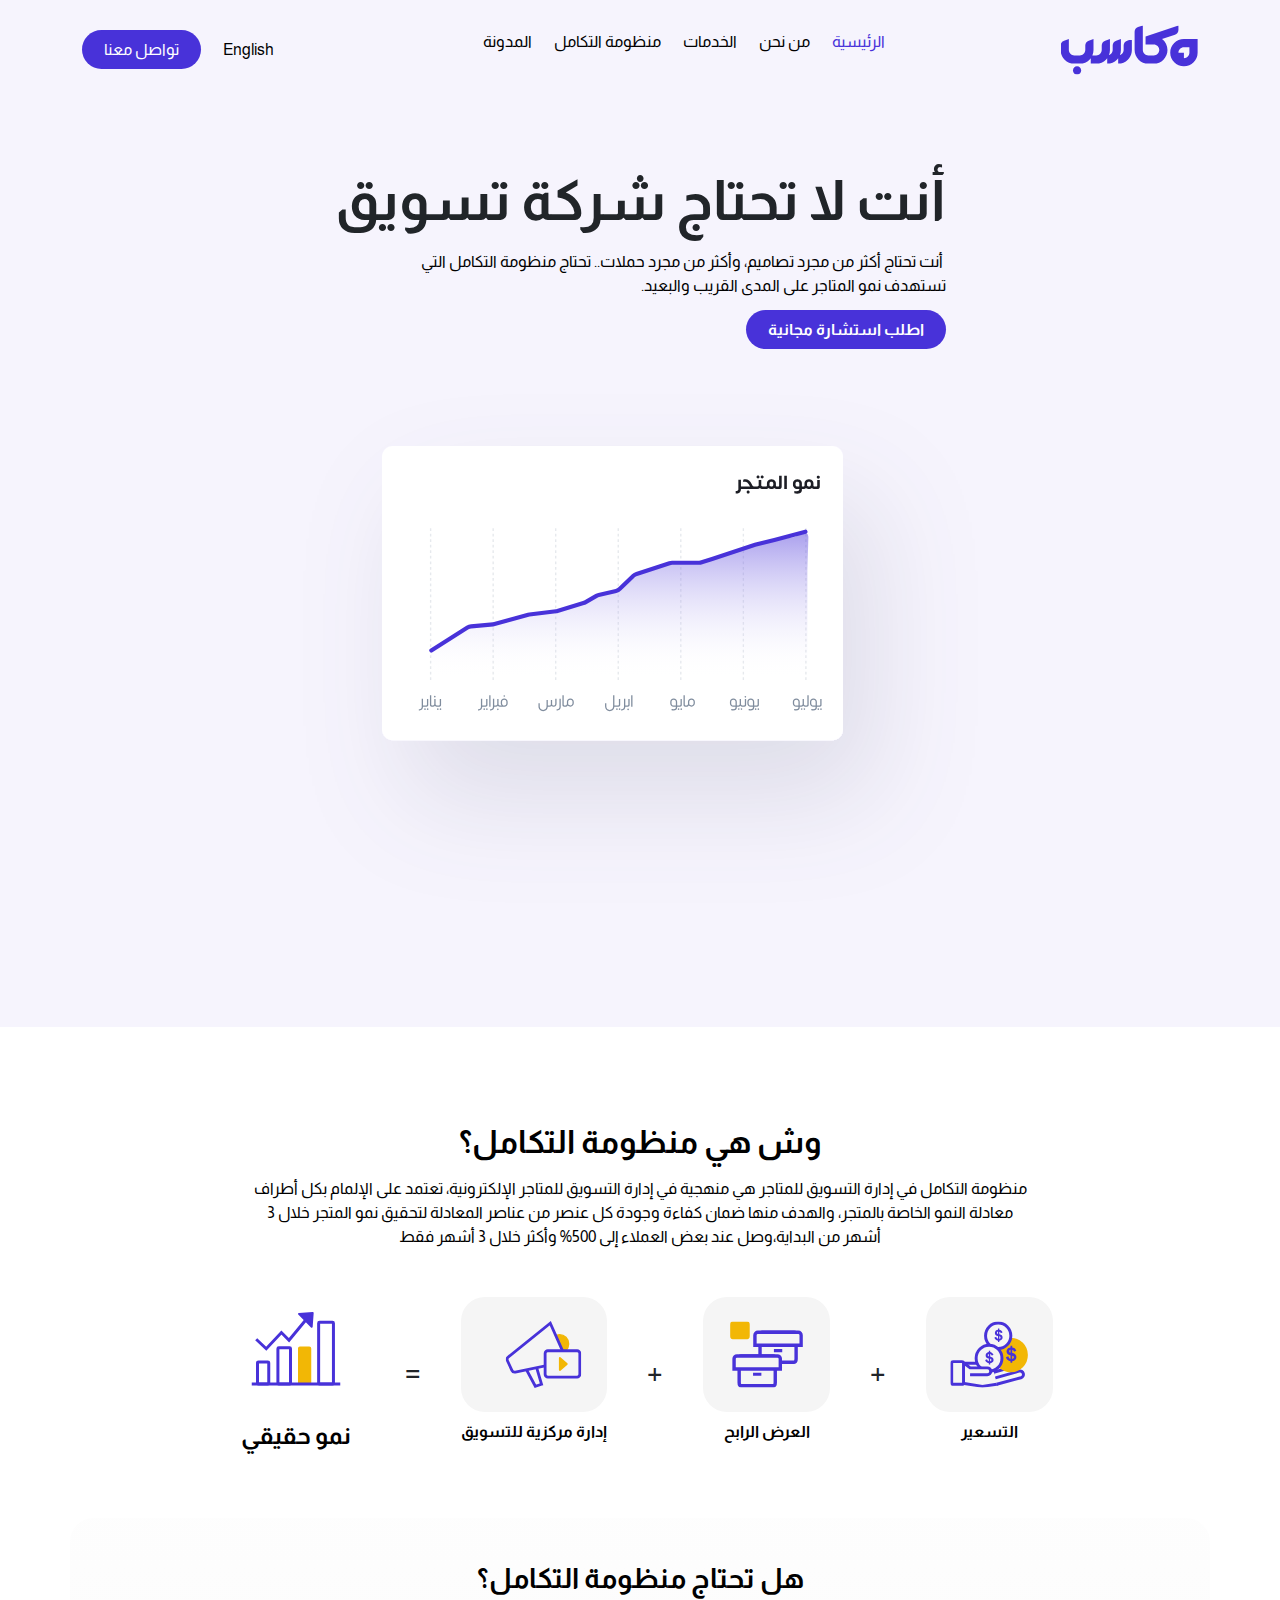
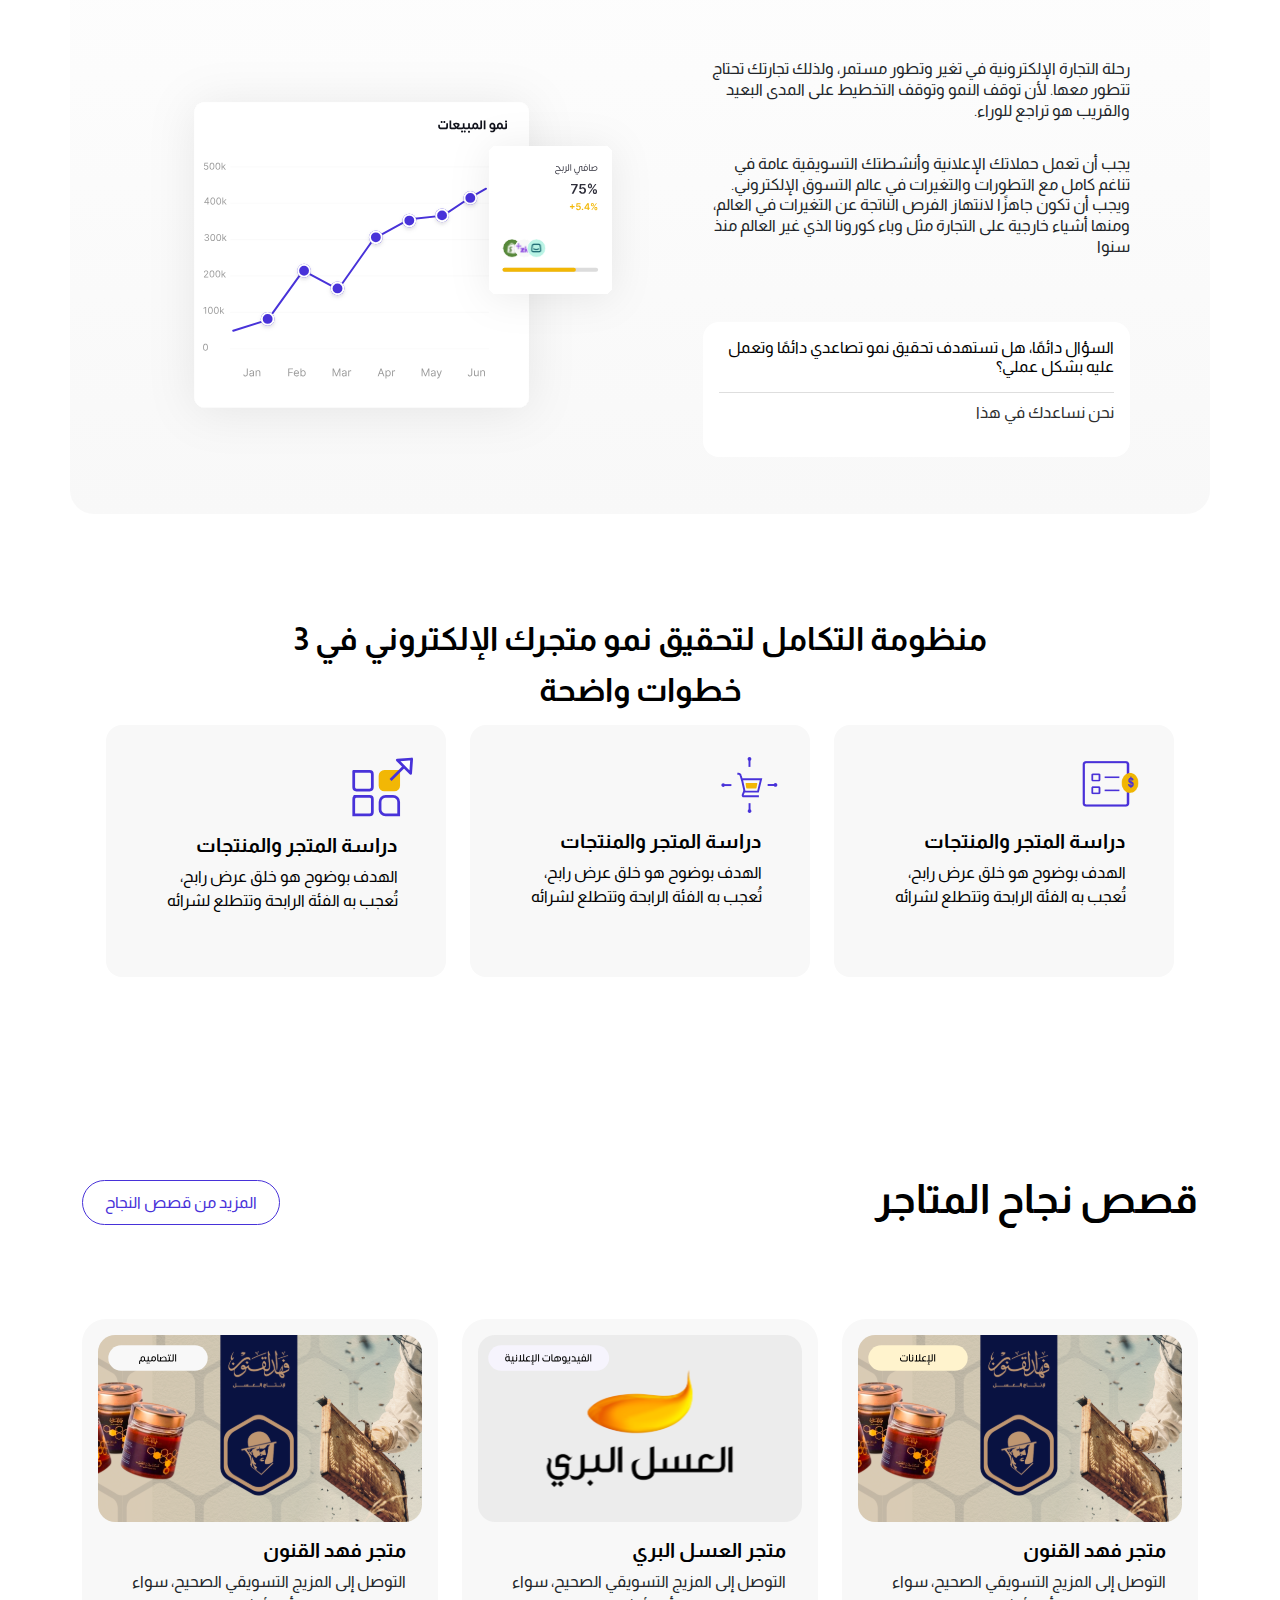
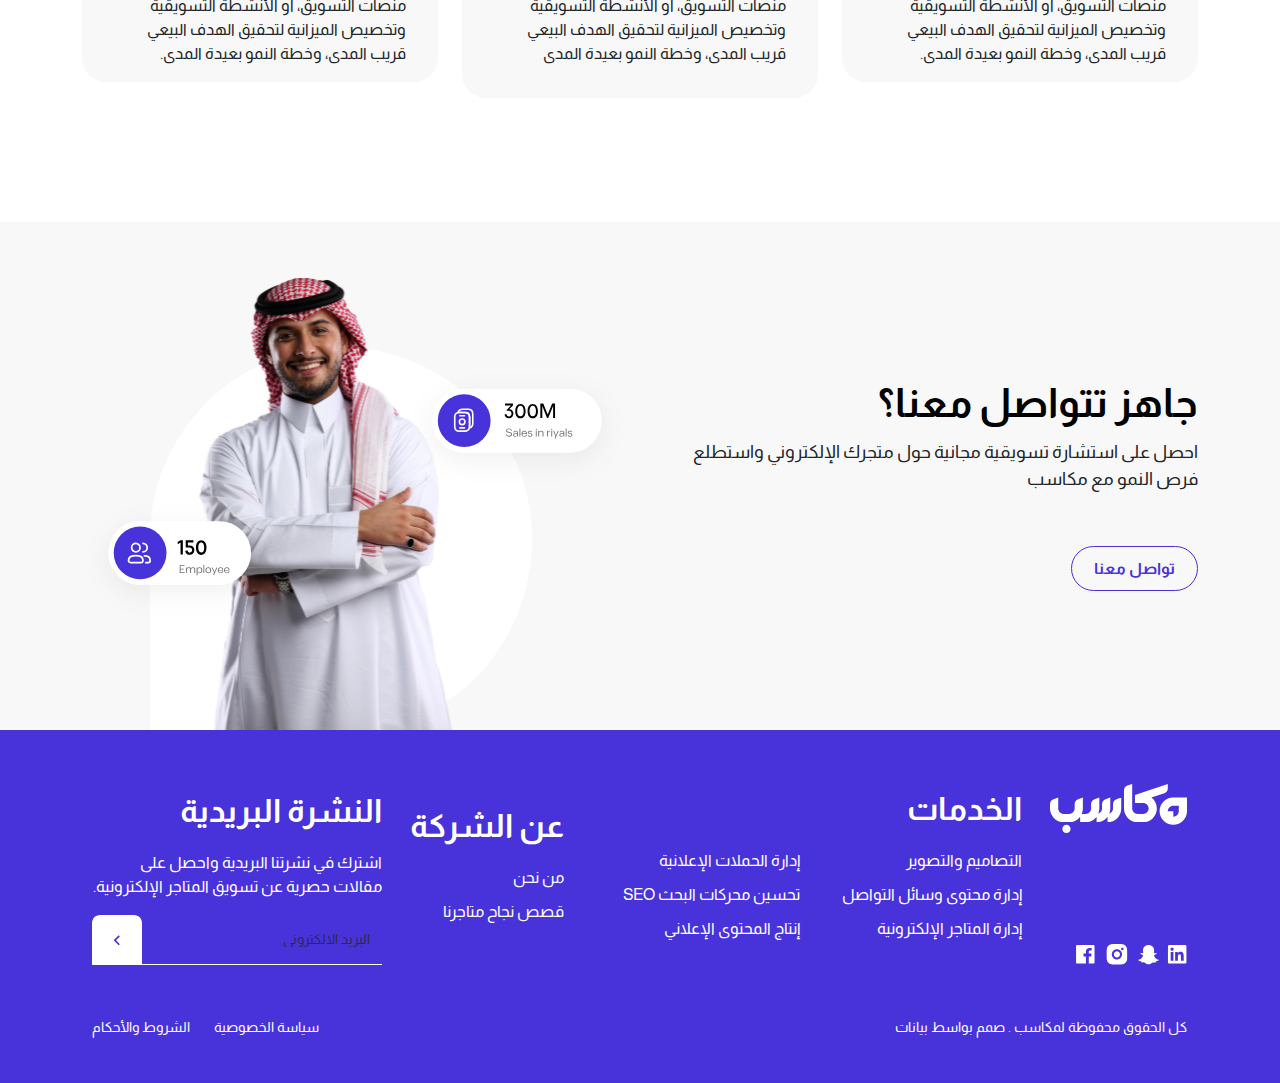
<file: src/pages/system integration.html>
<!DOCTYPE html>
<html dir="rtl" lang="ar">
  <head>
    <meta charset="UTF-8"/>
    <meta name="viewport" content="width=device-width, initial-scale=1.0"/>
    <title>نساعد المتاجر الإلكترونية على تحقيق النمو.</title>
    <link rel="stylesheet" href="../static/Logo-icon.svg"/>
    <link rel="stylesheet" href="../Bootstrap/css/bootstrap.min.css"/>
    <link rel="stylesheet" href="../Font Awesome/css/all.min 3.29.16 PM.css"/>
    <link rel="stylesheet" href="../sass/app.css"/>
  </head>
  <body>
    <header>
      <div class="container"> 
        <div class="parent-header">
          <div class="navbar-lg">
            <div class="header-logo"> <img src="../static/Home-images/headre-logo.svg" alt="logo" title="logo"/></div>
            <nav> 
              <ul class="parent-element">
                <li class="element-item"><a class="element-link color-purple font-xs font-w-sm" href="../pages/index.html">الرئيسية</a></li>
                <li class="element-item"><a class="element-link font-xs font-w-sm color-darck" href="../pages/About.html">من نحن    </a></li>
                <li class="element-item"><a class="element-link font-xs font-w-sm color-darck" href="../pages/Ad-mngement-services.html">الخدمات      </a></li>
                <li class="element-item"><a class="element-link font-xs font-w-sm color-darck" href="../pages/Services.html">منظومة التكامل</a></li>
                <li class="element-item"><a class="element-link font-xs font-w-sm color-darck" href="../pages/system integration.html">المدونة</a></li>
              </ul>
            </nav>
            <div class="btns"> 
              <div class="btn-lng"> <a class="color-darck font-xs font-w-sm" href="#">English </a></div>
              <div class="btn-contact btn-primary"><a class="color-wight font-xs font-w-bold" href="#">تواصل معنا</a></div>
            </div>
          </div>
          <div class="navbar-sm d-block">
            <button class="navbar-toggler" type="button" data-bs-toggle="offcanvas" data-bs-target="#offcanvasNavbar" aria-controls="offcanvasNavbar" aria-label="Toggle navigation"><i class="fa-solid fa-bars fa-2xl" style="color: #000000;"></i></button>
            <div class="offcanvas bg-purple pt-3 offcanvas-end" id="offcanvasNavbar" tabindex="-1" aria-labelledby="offcanvasNavbarLabel">
              <div class="offcanvas-header">
                <div class="header-logo d-flex justify-content-between align-items-center">
                  <svg xmlns="http://www.w3.org/2000/svg" width="137" height="49" viewBox="0 0 137 49" fill="none">
                    <g clip-path="url(#clip0_1836_1903)">
                      <path d="M123.298 13.6094C115.731 13.6094 109.596 19.704 109.596 27.2242C109.596 30.9815 111.131 34.3852 113.609 36.8496C116.089 39.3112 119.513 40.8362 123.298 40.8362C127.083 40.8362 130.506 39.3112 132.987 36.8496C135.468 34.3852 137 30.9843 137 27.2242V13.6094H123.298ZM128.779 27.2242C128.779 28.7271 128.165 30.0891 127.172 31.0754C126.179 32.0617 124.808 32.6723 123.295 32.6723V27.2269H117.814C117.814 24.2183 120.269 21.7816 123.295 21.7816H128.777V27.2297L128.779 27.2242Z" fill="white"></path>
                      <path d="M71.2421 13.6149V24.5084C71.2421 25.4367 71.1503 26.3429 70.9696 27.2186C70.4245 29.8902 69.0951 32.2772 67.2263 34.1338C64.7484 36.5954 61.3221 38.1204 57.5371 38.1204V32.6778C57.1478 33.1917 56.7223 33.6779 56.2662 34.1338C53.7855 36.5954 50.362 38.1204 46.577 38.1204V32.6778C46.1876 33.1917 45.7621 33.6779 45.3061 34.1338C42.8281 36.5954 39.4019 38.1204 35.6169 38.1204H30.141V32.6695C29.7489 33.1862 29.3234 33.6752 28.8645 34.131C26.3838 36.5954 22.9603 38.1177 19.1753 38.1177H13.6994C9.91722 38.1177 6.48819 36.5954 4.01027 34.131C1.53236 31.6667 0 28.2657 0 24.5084V19.9554C0 17.7949 1.39331 15.8776 3.45684 15.1924L8.22078 13.6149V24.5084C8.22078 26.0113 8.83261 27.3734 9.82544 28.3569C10.8155 29.3432 12.1866 29.9538 13.7022 29.9538H19.1781C20.691 29.9538 22.0621 29.3432 23.0549 28.3569C24.0477 27.3734 24.6623 26.0113 24.6623 24.5084V19.9554C24.6623 17.7949 26.0556 15.8748 28.1192 15.1924L32.8831 13.6149V24.5084C32.8831 26.4451 32.4743 28.2851 31.7401 29.9538H35.6224C37.1353 29.9538 38.5064 29.3432 39.4992 28.3569C40.4921 27.3734 41.1067 26.0113 41.1067 24.5056V19.9526C41.1067 17.7922 42.5 15.8748 44.5607 15.1897L49.3247 13.6094V24.5056C49.3247 26.3373 48.9604 28.0834 48.2985 29.6775C49.1217 29.4095 49.8586 28.9509 50.4566 28.3569C51.4494 27.3734 52.064 26.0113 52.064 24.5056V19.9526C52.064 17.7922 53.4573 15.8721 55.5208 15.1897L60.2848 13.6121V24.5056C60.2848 26.3373 59.9205 28.0834 59.2586 29.6775C60.0818 29.4067 60.8187 28.9509 61.4167 28.3541C62.4095 27.3706 63.0241 26.0086 63.0241 24.5029V19.9499C63.0241 17.7894 64.4174 15.8693 66.481 15.1869L71.2449 13.6094L71.2421 13.6149Z" fill="white"></path>
                      <path d="M101.374 13.6093L114.356 9.31044C116.419 8.62804 117.813 6.70794 117.813 4.54747V0L84.9378 10.888V19.0519H93.1586C96.1844 19.0519 98.64 21.4914 98.64 24.5C98.64 26.0029 98.0254 27.365 97.0326 28.3485C96.0425 29.3348 94.6687 29.9454 93.1586 29.9454H87.6827C86.1698 29.9454 84.7987 29.3348 83.8087 28.3485C82.8159 27.365 82.2012 26.0002 82.2012 24.5V0L77.4373 1.57753C75.3738 2.25992 73.9805 4.18003 73.9805 6.34049V24.5C73.9805 28.2573 75.5156 31.661 77.9935 34.1254C80.4714 36.587 83.8977 38.112 87.6827 38.112H93.1586C96.9408 38.112 100.367 36.587 102.848 34.1254C105.326 31.6638 106.861 28.2601 106.861 24.5C106.861 20.0465 104.708 16.0902 101.379 13.6065L101.374 13.6093Z" fill="white"></path>
                      <path d="M16.4385 48.9948C18.7086 48.9948 20.5489 47.1666 20.5489 44.9115C20.5489 42.6563 18.7086 40.8281 16.4385 40.8281C14.1684 40.8281 12.3281 42.6563 12.3281 44.9115C12.3281 47.1666 14.1684 48.9948 16.4385 48.9948Z" fill="white"></path>
                    </g>
                    <defs>
                      <clipPath id="clip0_1836_1903">
                        <rect width="137" height="49" fill="white"></rect>
                      </clipPath>
                    </defs>
                  </svg>
                  <button class="btn-close" type="button" data-bs-dismiss="offcanvas" aria-label="Close"></button>
                </div>
                <div class="header-navbar-parent">
                  <ul class="header-navbar-list d-block">
                    <li class="element-item pb-4"><a class="element-link color-wight font-sm font-w-sm" href="../pages/index.html">الرئيسية</a></li>
                    <li class="element-item pb-4"><a class="element-link font-sm font-w-sm color-wight" href="../pages/About.html">من نحن</a></li>
                    <li class="element-item pb-4"><a class="element-link font-sm font-w-sm color-wight" href="../pages/Ad-mngement-services.html">الخدمات</a></li>
                    <li class="element-item pb-4"><a class="element-link font-sm font-w-sm color-wight" href="../pages/Services.html">منظومة التكامل</a></li>
                    <li class="element-item pb-4"><a class="element-link font-sm font-w-sm color-wight" href="../pages/system integration.html">المدونة</a></li>
                  </ul>
                </div>
              </div>
            </div>
          </div>
        </div>
      </div>
    </header>
    <section class="Sestem-intagration-intro">
      <div class="container">
        <div class="parent-intro"> 
          <div class="content-element pb-5">
            <div class="content-title pb-1"> 
              <h1 class="color-darcjk font-lg font-w-lg line-sm">أنت لا تحتاج شركة تسويق</h1>
            </div>
            <div class="content-text pb-1">
              <p class="color-darck font-xs font-w-sm"> أنت تحتاج أكثر من مجرد تصاميم، وأكثر من مجرد حملات.. تحتاج منظومة التكامل التي تستهدف نمو المتاجر على المدى القريب والبعيد. </p>
            </div>
            <div class="content-btn btn-primary"><a class="color-wight bg-purple font-xs font-w-md">اطلب استشارة مجانية</a></div>
          </div>
          <div class="content-img"> <img src="../static/Sestem-intagration-images/img-intro.svg" alt=""/></div>
        </div>
      </div>
    </section>
    <section class="Integration-system pt-5">
      <div class="container"> 
        <div class="content-title"> 
          <h3 class="color-darck font-md font-w-lg linemd text-center mt-5 pb-2">وش هي منظومة التكامل؟</h3>
        </div>
        <div class="content-text m-auto"> 
          <p class="color-darck font-w-sm font-xs line-md pb-2 text-center">منظومة التكامل في إدارة التسويق للمتاجر هي منهجية في إدارة التسويق للمتاجر الإلكترونية، تعتمد على الإلمام بكل أطراف معادلة النمو الخاصة بالمتجر، والهدف منها ضمان كفاءة وجودة كل عنصر من عناصر المعادلة لتحقيق نمو المتجر خلال 3 أشهر من البداية،وصل عند بعض العملاء إلى 500% وأكثر خلال 3 أشهر فقط    </p>
        </div>
        <div class="parent-icons"> 
          <div class="parent">   
            <div class="icon">
              <svg xmlns="http://www.w3.org/2000/svg" width="80" height="67" viewBox="0 0 80 67" fill="none">
                <g clip-path="url(#clip0_629_7030)">
                  <path d="M10.3281 62.8954V42.3555H48.5142C50.5257 42.3555 52.1478 43.6637 52.1478 45.2664V57.8749C52.1478 60.7531 50.0552 63.1897 47.2326 63.6149L32.8602 65.7572L14.3349 62.8954" fill="#F5F5F5"></path>
                  <path d="M10.3281 62.8954V42.3555H48.5142C50.5257 42.3555 52.1478 43.6637 52.1478 45.2664V57.8749C52.1478 60.7531 50.0552 63.1897 47.2326 63.6149L32.8602 65.7572L14.3349 62.8954" stroke="#4832D9" stroke-width="3" stroke-miterlimit="10"></path>
                  <path d="M13.7031 61.9953L13.7031 42.3385C13.7031 41.4353 12.9769 40.7031 12.0809 40.7031H3.3212C2.4253 40.7031 1.69902 41.4353 1.69902 42.3385L1.69902 61.9953C1.69902 62.8985 2.4253 63.6306 3.3212 63.6306H12.0809C12.9769 63.6306 13.7031 62.8985 13.7031 61.9953Z" fill="#F5F5F5" stroke="#4832D9" stroke-width="3" stroke-miterlimit="10"></path>
                  <path d="M44.1988 49.6658L58.2306 45.5447C59.8366 45.0704 60.7774 43.3697 60.307 41.7507C59.8366 40.1317 58.1495 39.1832 56.5435 39.6575L42.5117 43.7785" fill="#F5F5F5"></path>
                  <path d="M44.1988 49.6658L58.2306 45.5447C59.8366 45.0704 60.7774 43.3697 60.307 41.7507C59.8366 40.1317 58.1495 39.1832 56.5435 39.6575L42.5117 43.7785" stroke="#4832D9" stroke-width="1.5" stroke-miterlimit="10"></path>
                  <path d="M45.3341 53.9025L61.4423 49.2909C63.0645 48.833 64.0053 47.1159 63.5349 45.4805L63.3078 44.6628C62.8374 43.0439 61.1665 42.1117 59.5606 42.5696L43.4199 47.1976" fill="#F5F5F5"></path>
                  <path d="M45.3341 53.9025L61.4423 49.2909C63.0645 48.833 64.0053 47.1159 63.5349 45.4805L63.3078 44.6628C62.8374 43.0439 61.1665 42.1117 59.5606 42.5696L43.4199 47.1976" stroke="#4832D9" stroke-width="1.5" stroke-miterlimit="10"></path>
                  <path d="M46.2911 58.0876L65.2706 52.5438C66.8928 52.0695 67.8174 50.3688 67.347 48.7498L67.1199 47.9812C66.6494 46.3622 64.9624 45.4137 63.3564 45.8879L44.377 51.4317" fill="#F5F5F5"></path>
                  <path d="M46.2911 58.0876L65.2706 52.5438C66.8928 52.0695 67.8174 50.3688 67.347 48.7498L67.1199 47.9812C66.6494 46.3622 64.9624 45.4137 63.3564 45.8879L44.377 51.4317" stroke="#4832D9" stroke-width="3" stroke-miterlimit="10"></path>
                  <path d="M47.2479 63.6317L71.8725 57.0086C73.7056 56.4689 74.7438 54.5556 74.2085 52.7077C73.6731 50.8597 71.7752 49.8131 69.9421 50.3528L46.0312 57.2376" fill="#F5F5F5"></path>
                  <path d="M47.2479 63.6317L71.8725 57.0086C73.7056 56.4689 74.7438 54.5556 74.2085 52.7077C73.6731 50.8597 71.7752 49.8131 69.9421 50.3528L46.0312 57.2376" stroke="#4832D9" stroke-width="3" stroke-miterlimit="10"></path>
                  <path d="M20.3374 53.9828H37.8082C39.7062 53.9828 41.2473 52.4292 41.2473 50.5158C41.2473 48.6025 39.7062 47.0489 37.8082 47.0489H20.3374L14.3516 42.3555" fill="#F5F5F5"></path>
                  <path d="M20.3374 53.9828H37.8082C39.7062 53.9828 41.2473 52.4292 41.2473 50.5158C41.2473 48.6025 39.7062 47.0489 37.8082 47.0489H20.3374L14.3516 42.3555" stroke="#4832D9" stroke-width="1.5" stroke-miterlimit="10"></path>
                  <path d="M61.5574 50.4812C70.5702 50.4812 77.8765 43.1156 77.8765 34.0297C77.8765 24.9437 70.5702 17.5781 61.5574 17.5781C52.5446 17.5781 45.2383 24.9437 45.2383 34.0297C45.2383 43.1156 52.5446 50.4812 61.5574 50.4812Z" fill="#F2B705" stroke="#F2B705" stroke-width="2" stroke-miterlimit="10"></path>
                  <path d="M58.2169 38.9655C57.4544 38.2132 56.9353 37.3138 56.6758 36.2345L59.0766 35.3023C59.1902 35.9238 59.4335 36.4798 59.8066 36.9704C60.1797 37.461 60.6663 37.7881 61.2828 37.9679V34.3865L60.8772 34.3048C60.131 34.1576 59.4821 33.9286 58.963 33.6179C58.4277 33.3072 58.0222 32.8657 57.7302 32.326C57.4382 31.7863 57.2922 31.0995 57.2922 30.2818C57.2922 29.6277 57.4382 29.0226 57.7464 28.4502C58.0546 27.8779 58.5088 27.4036 59.109 27.0111C59.7093 26.635 60.4392 26.3897 61.2828 26.2916V24.6562H63.0185V26.3079C63.7809 26.4224 64.446 26.6514 64.9975 26.9948C65.5491 27.3382 66.0033 27.747 66.344 28.2377C66.6846 28.7283 66.9442 29.2516 67.1064 29.8076L64.8191 30.7234C64.7218 30.3963 64.592 30.1019 64.4298 29.8239C64.2676 29.5459 64.0729 29.317 63.8458 29.1044C63.6025 28.9081 63.3429 28.761 63.0347 28.6465V31.9499L63.5376 32.0644C64.6244 32.326 65.5329 32.7676 66.2142 33.4217C66.9117 34.0758 67.2524 34.9753 67.2524 36.12C67.2524 37.2157 66.8955 38.1315 66.1817 38.9001C65.468 39.6687 64.4136 40.1102 63.0347 40.2574V41.8928H61.299V40.2411C60.0337 40.0939 59.0117 39.6523 58.2331 38.9001L58.2169 38.9655ZM61.2828 30.6089V28.6301C60.8286 28.7283 60.4879 28.9245 60.2608 29.2189C60.0337 29.5132 59.9201 29.8239 59.9201 30.151C59.9201 30.5762 60.0337 30.9033 60.2608 31.1486C60.4879 31.3939 60.8285 31.5737 61.2665 31.6882V30.6089H61.2828ZM63.8945 37.6736C64.1216 37.51 64.3 37.3138 64.4136 37.0849C64.5271 36.8559 64.592 36.6106 64.592 36.3326C64.592 36.0546 64.5271 35.8256 64.3973 35.5967C64.2676 35.3677 64.0891 35.2042 63.862 35.0407C63.6349 34.8771 63.3591 34.779 63.0185 34.6973V38.0006C63.3754 37.9352 63.6674 37.8208 63.8945 37.6572V37.6736Z" fill="#4832D9"></path>
                  <path d="M48.8087 27.4385C55.8774 27.4385 61.6077 21.6617 61.6077 14.5357C61.6077 7.40962 55.8774 1.63281 48.8087 1.63281C41.7401 1.63281 36.0098 7.40962 36.0098 14.5357C36.0098 21.6617 41.7401 27.4385 48.8087 27.4385Z" fill="#F5F5F5" stroke="#4832D9" stroke-width="3" stroke-miterlimit="10"></path>
                  <path d="M46.1809 18.413C45.5807 17.8243 45.1751 17.1048 44.9805 16.2707L46.8622 15.5512C46.9595 16.0418 47.138 16.467 47.43 16.8595C47.7219 17.2519 48.1113 17.5136 48.5817 17.6444V14.8316L48.2735 14.7662C47.6895 14.6517 47.1866 14.4719 46.7649 14.2266C46.3431 13.9813 46.0349 13.6378 45.7916 13.2126C45.5645 12.7875 45.4509 12.2478 45.4509 11.61C45.4509 11.1031 45.5645 10.6125 45.8078 10.1709C46.0511 9.72937 46.408 9.35324 46.8784 9.04252C47.3488 8.74816 47.9166 8.55192 48.5817 8.48651V7.21094H49.9443V8.50286C50.5445 8.60098 51.0636 8.76451 51.5016 9.04252C51.9396 9.30418 52.2803 9.63125 52.556 10.0237C52.8318 10.4162 53.0265 10.825 53.1562 11.2666L51.3556 11.9861C51.2745 11.7408 51.1772 11.4955 51.0474 11.2829C50.9176 11.0703 50.7716 10.8741 50.577 10.7269C50.3985 10.5634 50.1877 10.4489 49.9443 10.3671V12.9673L50.3337 13.0655C51.1934 13.2617 51.8909 13.6215 52.4425 14.1284C52.994 14.6354 53.2536 15.3386 53.2536 16.2544C53.2536 17.1048 52.9778 17.8407 52.41 18.4294C51.8585 19.0345 51.0312 19.3779 49.9443 19.4924V20.7679H48.5817V19.476C47.576 19.3615 46.7811 19.0181 46.1809 18.4294V18.413ZM48.5817 11.8553V10.3017C48.2248 10.3835 47.9491 10.5307 47.7868 10.7596C47.6084 10.9886 47.5273 11.2339 47.5273 11.4955C47.5273 11.8226 47.6246 12.0843 47.8031 12.2805C47.9815 12.4767 48.241 12.6076 48.5979 12.7057V11.8553H48.5817ZM50.6256 17.3991C50.8041 17.2683 50.9339 17.1211 51.0312 16.9412C51.1285 16.7613 51.161 16.5651 51.161 16.3525C51.161 16.1399 51.1123 15.9437 51.015 15.7801C50.9176 15.6166 50.7716 15.4694 50.5932 15.3549C50.4148 15.2405 50.1877 15.1587 49.9281 15.0933V17.6935C50.2039 17.6444 50.431 17.5463 50.6094 17.4155L50.6256 17.3991Z" fill="#4832D9"></path>
                  <path d="M39.5454 50.4164C46.7664 50.4164 52.6202 44.5151 52.6202 37.2356C52.6202 29.956 46.7664 24.0547 39.5454 24.0547C32.3245 24.0547 26.4707 29.956 26.4707 37.2356C26.4707 44.5151 32.3245 50.4164 39.5454 50.4164Z" fill="#F5F5F5" stroke="#4832D9" stroke-width="3" stroke-miterlimit="10"></path>
                  <path d="M36.8539 41.1928C36.2375 40.5877 35.832 39.8681 35.6211 39.0178L37.5515 38.2819C37.6488 38.7725 37.8435 39.214 38.1355 39.6228C38.4275 40.0153 38.8168 40.277 39.3197 40.4242V37.5459L38.9952 37.4805C38.395 37.3661 37.8759 37.1862 37.4542 36.9409C37.0324 36.6956 36.708 36.3358 36.4646 35.9106C36.2375 35.4691 36.1077 34.9294 36.1077 34.2589C36.1077 33.7356 36.2375 33.245 36.4808 32.7871C36.7242 32.3292 37.0973 31.9531 37.5839 31.6424C38.0706 31.3316 38.6546 31.1518 39.3197 31.07V29.7617H40.7147V31.0863C41.3312 31.1845 41.8503 31.3644 42.3045 31.626C42.7425 31.904 43.1156 32.2311 43.3751 32.6236C43.6346 33.0161 43.8618 33.4412 43.9915 33.8828L42.1585 34.6187C42.0774 34.357 41.9638 34.1281 41.8503 33.8991C41.7205 33.6702 41.5583 33.4903 41.3798 33.3268C41.1852 33.1632 40.9743 33.0488 40.7309 32.967V35.6162L41.1365 35.7144C42.0125 35.927 42.7262 36.2867 43.294 36.7937C43.8455 37.317 44.1213 38.0366 44.1213 38.9687C44.1213 39.8354 43.8293 40.5877 43.2615 41.1928C42.6938 41.7978 41.8503 42.174 40.7309 42.2884V43.5967H39.3359V42.2721C38.3139 42.1576 37.5028 41.7978 36.8864 41.1928H36.8539ZM39.3034 34.4879V32.9016C38.9303 32.9833 38.6708 33.1469 38.4923 33.3758C38.3139 33.6048 38.2166 33.8501 38.2166 34.1281C38.2166 34.4715 38.3139 34.7332 38.4923 34.9294C38.6708 35.1256 38.9466 35.2728 39.3034 35.3546V34.4879ZM41.396 40.1461C41.5745 40.0153 41.7205 39.8518 41.8016 39.6719C41.8989 39.492 41.9476 39.2958 41.9476 39.0668C41.9476 38.8379 41.8989 38.658 41.8016 38.4781C41.7043 38.2982 41.5583 38.151 41.3798 38.0366C41.2014 37.9221 40.9743 37.824 40.6985 37.7585V40.4078C40.9905 40.3587 41.2176 40.2606 41.396 40.1298V40.1461Z" fill="#4832D9"></path>
                  <path d="M20.3393 53.9828H37.8102C39.7081 53.9828 41.2492 52.4292 41.2492 50.5158C41.2492 48.6025 39.7081 47.0489 37.8102 47.0489H20.3393L14.3535 42.3555" fill="#F5F5F5"></path>
                  <path d="M20.3393 53.9828H37.8102C39.7081 53.9828 41.2492 52.4292 41.2492 50.5158C41.2492 48.6025 39.7081 47.0489 37.8102 47.0489H20.3393L14.3535 42.3555" stroke="#4832D9" stroke-width="3" stroke-miterlimit="10"></path>
                </g>
                <defs>
                  <clipPath id="clip0_629_7030">
                    <rect width="79" height="67" fill="white" transform="translate(0.5)"></rect>
                  </clipPath>
                </defs>
              </svg>
            </div>
            <div class="content-text">
              <p class="color-darck font-xs font-w-md text-center mt-2">التسعير</p>
            </div>
          </div>
          <div class="pluse"> 
            <p>+</p>
          </div>
          <div class="parent">   
            <div class="icon">
              <svg xmlns="http://www.w3.org/2000/svg" width="78" height="71" viewBox="0 0 78 71" fill="none">
                <g clip-path="url(#clip0_776_3476)">
                  <path d="M34.2115 11.9492H68.3248C69.4649 11.9492 70.3878 13.5961 70.3878 15.6049V39.9818C70.3878 42.0087 69.4649 43.6374 68.3248 43.6374H34.2115C33.0714 43.6374 32.1484 41.9906 32.1484 39.9818V15.6049C32.1484 13.578 33.0714 11.9492 34.2115 11.9492Z" fill="#F5F5F5" stroke="#4832D9" stroke-width="3.61944" stroke-miterlimit="10"></path>
                  <path d="M29.831 11.9492H72.6851C74.3863 11.9492 75.7617 13.3246 75.7617 15.0257V25.7212H26.7363V15.0257C26.7363 13.3246 28.1117 11.9492 29.8129 11.9492H29.831Z" fill="#F5F5F5" stroke="#4832D9" stroke-width="3.61944" stroke-miterlimit="10"></path>
                  <path d="M46.8418 31.3828H55.6732" stroke="#4832D9" stroke-width="3.31179" stroke-miterlimit="10"></path>
                  <path d="M3.15929 2.30859H18.4876C18.9943 2.30859 19.4106 2.99629 19.4106 3.84686V15.8996C19.4106 16.7502 18.9943 17.4379 18.4876 17.4379H3.15929C2.65256 17.4379 2.23633 16.7502 2.23633 15.8996V3.84686C2.23633 2.99629 2.65256 2.30859 3.15929 2.30859Z" fill="#F2B705" stroke="#F2B705" stroke-width="3.61944" stroke-miterlimit="10"></path>
                  <path d="M12.1002 37.0078H46.2134C47.3536 37.0078 48.2765 38.6547 48.2765 40.6634V65.0404C48.2765 67.0673 47.3536 68.696 46.2134 68.696H12.1002C10.9601 68.696 10.0371 67.0492 10.0371 65.0404V40.6634C10.0371 38.6366 10.9601 37.0078 12.1002 37.0078Z" fill="#F5F5F5" stroke="#4832D9" stroke-width="3.61944" stroke-miterlimit="10"></path>
                  <path d="M7.7191 37.0078H50.5733C52.2744 37.0078 53.6498 38.3832 53.6498 40.0843V50.7798H4.64258V40.0843C4.64258 38.3832 6.01797 37.0078 7.7191 37.0078Z" fill="#F5F5F5" stroke="#4832D9" stroke-width="3.61944" stroke-miterlimit="10"></path>
                  <path d="M24.748 56.4414H33.5614" stroke="#4832D9" stroke-width="3.31179" stroke-miterlimit="10"></path>
                </g>
                <defs>
                  <clipPath id="clip0_776_3476">
                    <rect width="77.1484" height="70" fill="white" transform="translate(0.425781 0.5)"></rect>
                  </clipPath>
                </defs>
              </svg>
            </div>
            <div class="content-text">
              <p class="color-darck font-xs font-w-md text-center mt-2">العرض الرابح   </p>
            </div>
          </div>
          <div class="pluse"> 
            <p>+</p>
          </div>
          <div class="parent">   
            <div class="icon">
              <svg xmlns="http://www.w3.org/2000/svg" width="81" height="71" viewBox="0 0 81 71" fill="none">
                <g clip-path="url(#clip0_629_7007)">
                  <path d="M38.4384 67.0358L31.8574 69.1805L19.6035 46.2937L30.9938 41.7344L38.4384 67.0358Z" fill="#F5F5F5" stroke="#4832D9" stroke-width="3" stroke-miterlimit="10"></path>
                  <path d="M57.4226 34.026C62.7841 34.026 67.1304 29.648 67.1304 24.2474C67.1304 18.8468 62.7841 14.4688 57.4226 14.4688C52.0612 14.4688 47.7148 18.8468 47.7148 24.2474C47.7148 29.648 52.0612 34.026 57.4226 34.026Z" fill="#F2B705" stroke="#F2B705" stroke-width="1.52" stroke-miterlimit="10"></path>
                  <path d="M65.6114 42.7121L47.6847 2.38281L3.34451 38.0178C2.07892 38.9627 1.63224 40.6874 2.30226 42.1272L7.00727 52.2808C7.66239 53.6756 9.16621 54.4555 10.67 54.1405L65.6114 42.7121Z" fill="#F5F5F5" stroke="#4832D9" stroke-width="3" stroke-miterlimit="10"></path>
                  <path d="M42.2188 34.5377V56.4496C42.2188 58.1063 43.552 59.4492 45.1966 59.4492H76.0174C77.662 59.4492 78.9952 58.1063 78.9952 56.4496V34.5377C78.9952 32.8811 77.662 31.5381 76.0174 31.5381L45.1966 31.5381C43.552 31.5381 42.2188 32.8811 42.2188 34.5377Z" fill="#F5F5F5" stroke="#4832D9" stroke-width="3" stroke-miterlimit="10"></path>
                  <path d="M57.8223 39.082L65.1776 45.4861L57.8223 51.8902V39.082Z" fill="#F2B705" stroke="#F2B705" stroke-width="2" stroke-linejoin="round"></path>
                </g>
                <defs>
                  <clipPath id="clip0_629_7007">
                    <rect width="80" height="71" fill="white" transform="translate(0.5)"></rect>
                  </clipPath>
                </defs>
              </svg>
            </div>
            <div class="content-text">
              <p class="color-darck font-xs font-w-md text-center mt-2">إدارة مركزية للتسويق    </p>
            </div>
          </div>
          <div class="pluse">
            <p>=</p>
          </div>
          <div class="parent">  
            <div class="icon-witht">
              <svg xmlns="http://www.w3.org/2000/svg" width="90" height="75" viewBox="0 0 90 75" fill="none">
                <g clip-path="url(#clip0_629_6988)">
                  <path d="M38.5687 36.8086H27.8575C27.3321 36.8086 26.9062 37.2367 26.9062 37.7647V72.1286C26.9062 72.6566 27.3321 73.0847 27.8575 73.0847H38.5687C39.0941 73.0847 39.52 72.6566 39.52 72.1286V37.7647C39.52 37.2367 39.0941 36.8086 38.5687 36.8086Z" stroke="#4832D9" stroke-width="3" stroke-miterlimit="10"></path>
                  <path d="M58.2994 36.5234H48.92C48.3946 36.5234 47.9688 36.9515 47.9688 37.4796V72.1303C47.9688 72.6583 48.3946 73.0864 48.92 73.0864H58.2994C58.8248 73.0864 59.2507 72.6583 59.2507 72.1303V37.4796C59.2507 36.9515 58.8248 36.5234 58.2994 36.5234Z" fill="#F2B705" stroke="#F2B705" stroke-width="2" stroke-miterlimit="10"></path>
                  <path d="M16.8034 50.8828H7.42392C6.89855 50.8828 6.47266 51.3109 6.47266 51.839V72.1284C6.47266 72.6564 6.89855 73.0845 7.42392 73.0845H16.8034C17.3287 73.0845 17.7546 72.6564 17.7546 72.1284V51.839C17.7546 51.3109 17.3287 50.8828 16.8034 50.8828Z" stroke="#4832D9" stroke-width="3" stroke-miterlimit="10"></path>
                  <path d="M81.491 11.2031H68.5919C68.0665 11.2031 67.6406 11.6312 67.6406 12.1593V72.1287C67.6406 72.6567 68.0665 73.0848 68.5919 73.0848H81.491C82.0164 73.0848 82.4422 72.6567 82.4422 72.1287V12.1593C82.4422 11.6312 82.0164 11.2031 81.491 11.2031Z" stroke="#4832D9" stroke-width="3" stroke-miterlimit="10"></path>
                  <path d="M89.5 73.0859H0.5" stroke="#4832D9" stroke-width="3" stroke-miterlimit="10"></path>
                  <path d="M54.3419 9.44531L38.0373 29.2758L30.4081 21.5692L15.2641 37.7281L5.21875 28.224" stroke="#4832D9" stroke-width="3" stroke-miterlimit="10"></path>
                  <path d="M47.9688 2.90845L61.6859 1.91406L60.6966 15.7017L47.9688 2.90845Z" fill="#4832D9" stroke="#4832D9" stroke-width="2" stroke-linecap="round" stroke-linejoin="round"></path>
                </g>
                <defs>
                  <clipPath id="clip0_629_6988">
                    <rect width="89" height="75" fill="white" transform="translate(0.5)"></rect>
                  </clipPath>
                </defs>
              </svg>
            </div>
            <div class="content-text">
              <p class="color-darck font-normal font-w-md text-center mt-2">نمو حقيقي</p>
            </div>
          </div>
        </div>
      </div>
    </section>
    <section class="Do-you-need-system-integration pt-5">
      <div class="container"> 
        <div class="content-title"> 
          <h3 class="color-darck fontmd font-w-lg line-md text-center">هل تحتاج منظومة التكامل؟</h3>
        </div>
        <div class="parent-content-element"> 
          <div class="parent-element"> 
            <p class="color-derk font-xs font-w-sm line-sm pb-3">رحلة التجارة الإلكترونية في تغير وتطور مستمر، ولذلك تجارتك تحتاج تتطور معها. لأن توقف النمو وتوقف التخطيط على المدى البعيد والقريب هو تراجع للوراء.</p>
            <p class="color-derk font-xs font-w-sm line-sm pb-5">يجب أن تعمل حملاتك الإعلانية وأنشطتك التسويقية عامة في تناغم كامل مع التطورات والتغيرات في عالم التسوق الإلكتروني. ويجب أن تكون جاهزًا لانتهاز الفرص الناتجة عن التغيرات في العالم، ومنها أشياء خارجية على التجارة مثل وباء كورونا الذي غير العالم منذ سنوا</p>
            <div class="parent-content"> 
              <div class="content-title"> 
                <h5 class="color-darck font-xs font-w-smole pb-2">السؤال دائمًا، هل تستهدف تحقيق نمو تصاعدي دائمًا وتعمل عليه بشكل عملي؟</h5>
              </div>
              <div class="content-text mt-2"> 
                <p class="color-darck font-xs font-w-sm">نحن نساعدك في هذا</p>
              </div>
            </div>
          </div>
          <div class="parent-content-img"> <img src="../static/Sestem-intagration-images/img-section.svg" alt=""/></div>
        </div>
      </div>
    </section>
    <section class="Takaful-system">
      <div class="container">
        <div class="Takaful-system-content">
          <div class="content-title"> 
            <h3 class="color-darck font-md font-w-lg">منظومة التكامل لتحقيق نمو متجرك الإلكتروني في 3 خطوات واضحة                   </h3>
          </div>
          <div class="parent-caeds">
            <div class="container">
              <div class="row m-auto">
                <div class="col-lg-4 pb-4">
                  <div class="card border-0 padding-card border-r-sm bg-card">
                    <div class="card-img border-0"><img class="width-icon" src="../static/Home-images/tacafull.img-one.webp" alt="card image" title="card image"/></div>
                    <div class="card-body"> 
                      <div class="card-title"> 
                        <h4 class="color-darck font-sm font-w-md">دراسة المتجر والمنتجات</h4>
                      </div>
                      <div class="card-text">
                        <p class="color-darck font-xs font-w-sm">الهدف بوضوح هو خلق عرض رابح، تُعجب به الفئة الرابحة وتتطلع لشرائه</p>
                      </div>
                    </div>
                  </div>
                </div>
                <div class="col-lg-4 pb-4">
                  <div class="card card-style bg-dark-gray">
                    <div class="card-img border-0">
                      <svg xmlns="http://www.w3.org/2000/svg" width="57" height="56" viewBox="0 0 57 56" fill="none">
                        <path d="M3.49023 28.0859H10.3872" stroke="#4832D9" stroke-width="1.94373" stroke-miterlimit="10"></path>
                        <path d="M28.4795 3.01172V9.9087" stroke="#4832D9" stroke-width="1.94373" stroke-miterlimit="10"></path>
                        <path d="M53.5444 28H46.6475" stroke="#4832D9" stroke-width="1.94373" stroke-miterlimit="10"></path>
                        <path d="M28.5557 53.0728V46.1758" stroke="#4832D9" stroke-width="1.94373" stroke-miterlimit="10"></path>
                        <path d="M24.3718 34.6268C23.9497 34.6268 23.5756 34.339 23.4701 33.917L21.1104 23.3173C20.9665 22.7321 21.4078 22.1758 22.0121 22.1758H40.0555L37.0147 34.6268H24.3718Z" stroke="#4832D9" stroke-width="1.94373" stroke-miterlimit="10"></path>
                        <path d="M37.8953 39.3371H22.7297C21.9814 39.3371 21.473 38.5793 21.7416 37.8886L23.4203 33.668" stroke="#4832D9" stroke-width="1.94373" stroke-miterlimit="10"></path>
                        <path d="M25.2155 30.8503L24.5728 26.7159C24.5057 26.2939 24.7455 25.9102 25.0716 25.9102H35.8152C36.1509 25.9102 36.3907 26.3226 36.3044 26.7543L35.489 30.8886C35.4315 31.186 35.2301 31.397 34.9998 31.397H25.7239C25.4841 31.397 25.2731 31.1764 25.2251 30.8599L25.2155 30.8503Z" fill="#F2B705"></path>
                        <path d="M16.3418 16.6602H17.349C18.3946 16.6602 19.421 17.5139 19.632 18.5595L21.1668 23.5955" stroke="#4832D9" stroke-width="1.94373" stroke-miterlimit="10"></path>
                        <path d="M54.4534 29.8696C55.4917 29.8696 56.3335 29.0279 56.3335 27.9895C56.3335 26.9512 55.4917 26.1094 54.4534 26.1094C53.415 26.1094 52.5732 26.9512 52.5732 27.9895C52.5732 29.0279 53.415 29.8696 54.4534 29.8696Z" fill="#4832D9"></path>
                        <path d="M2.22289 29.9946C3.26125 29.9946 4.103 29.1529 4.103 28.1145C4.103 27.0761 3.26125 26.2344 2.22289 26.2344C1.18452 26.2344 0.342773 27.0761 0.342773 28.1145C0.342773 29.1529 1.18452 29.9946 2.22289 29.9946Z" fill="#4832D9"></path>
                        <path d="M28.4768 3.76026C29.5152 3.76026 30.3569 2.91851 30.3569 1.88014C30.3569 0.84178 29.5152 0 28.4768 0C27.4384 0 26.5967 0.84178 26.5967 1.88014C26.5967 2.91851 27.4384 3.76026 28.4768 3.76026Z" fill="#4832D9"></path>
                        <path d="M28.5539 56.0024C29.5923 56.0024 30.4341 55.1607 30.4341 54.1223C30.4341 53.0839 29.5923 52.2422 28.5539 52.2422C27.5156 52.2422 26.6738 53.0839 26.6738 54.1223C26.6738 55.1607 27.5156 56.0024 28.5539 56.0024Z" fill="#4832D9"></path>
                      </svg>
                    </div>
                    <div class="card-body">
                      <div class="card-title">                 
                        <h4 class="color-darck font-sm font-w-md">دراسة المتجر والمنتجات</h4>
                      </div>
                      <div class="card-text">
                        <p class="color-darck font-xs font-w-sm">الهدف بوضوح هو خلق عرض رابح، تُعجب به الفئة الرابحة وتتطلع لشرائه</p>
                      </div>
                    </div>
                  </div>
                </div>
                <div class="col-lg-4 pb-4">
                  <div class="card border-0 padding-card border-r-sm bg-card">
                    <div class="card-img border-0">
                      <svg xmlns="http://www.w3.org/2000/svg" width="62" height="60" viewBox="0 0 62 60" fill="none">
                        <path d="M1.72568 14.3828H17.5924C19.1048 14.3828 20.3422 15.6065 20.3422 17.1327V30.2633C20.3422 31.7757 19.1185 33.0131 17.5924 33.0131H4.46177C2.94935 33.0131 1.71191 31.7894 1.71191 30.2633V14.3966L1.72568 14.3828Z" stroke="#4832D9" stroke-width="2.74986" stroke-miterlimit="10"></path>
                        <path d="M4.4744 39.3672H17.605C19.1174 39.3672 20.3548 40.5909 20.3548 42.117V55.2476C20.3548 56.76 19.1312 57.9975 17.605 57.9975H1.73828V42.1308C1.73828 40.6184 2.96197 39.381 4.48814 39.381L4.4744 39.3672Z" stroke="#4832D9" stroke-width="2.74986" stroke-miterlimit="10"></path>
                        <path d="M33.6516 39.3672H41.0762C44.1698 39.3672 46.6722 41.8696 46.6722 44.9632V57.9837H33.6516C30.558 57.9837 28.0557 55.4814 28.0557 52.3878V44.9632C28.0557 41.8696 30.558 39.3672 33.6516 39.3672Z" stroke="#4832D9" stroke-width="2.74986" stroke-miterlimit="10"></path>
                        <path d="M28.0557 28.6277V18.7557C28.0557 16.3496 30.0081 14.3834 32.428 14.3834H46.6722V28.6277C46.6722 31.0338 44.7198 33 42.3 33H32.428C30.0218 33 28.0557 31.0476 28.0557 28.6277Z" fill="#F2B705" stroke="#F2B705" stroke-width="2.74986" stroke-miterlimit="10"></path>
                        <path d="M38.5605 23.0658L54.3997 7.22656" stroke="#4832D9" stroke-width="2.74986" stroke-miterlimit="10"></path>
                        <path d="M45.3125 3.04492L59.6668 2L58.6218 16.3543L45.3125 3.04492Z" fill="white" stroke="#4832D9" stroke-width="2.74986" stroke-linecap="round" stroke-linejoin="round"></path>
                      </svg>
                    </div>
                    <div class="card-body"> 
                      <div class="card-title"> 
                        <h4 class="color-darck font-sm font-w-md">دراسة المتجر والمنتجات</h4>
                      </div>
                      <div class="card-text">
                        <p class="color-darck font-xs font-w-sm">الهدف بوضوح هو خلق عرض رابح، تُعجب به الفئة الرابحة وتتطلع لشرائه</p>
                      </div>
                    </div>
                  </div>
                </div>
              </div>
            </div>
          </div>
        </div>
      </div>
    </section>
    <section class="Success-stories">
      <div class="container">
        <div class="content-parent"> 
          <div class="conent-title"> 
            <h4 class="color-darck font-bold font-w-lg pb-4 mt-4">قصص نجاح المتاجر</h4>
          </div>
          <div class="content-btn btn-outline"><a class="font-xs.font-w-sm" href="#">المزيد من قصص النجاح</a></div>
        </div>
        <div class="row">
          <div class="col-lg-4 pb-4">
            <div class="card card-gray">
              <div class="card-hearder"><img class="width-md" src="../static/Home-images/Success-stories-card-tow.svg" alt="alt" title="img"/></div>
              <div class="card-body">
                <div class="card-title">
                  <h5 class="color-darck font-sm font-w-md">متجر فهد القنون</h5>
                </div>
                <div class="card-text">
                  <p class="color darck font-xs font-w-sm">التوصل إلى المزيج التسويقي الصحيح، سواء منصات التسويق، أو الأنشطة التسويقية وتخصيص الميزانية لتحقيق الهدف البيعي قريب المدى، وخطة النمو بعيدة المدى.</p>
                </div>
              </div>
            </div>
          </div>
          <div class="col-lg-4 pb-4">   
            <div class="card card-gray">
              <div class="card-hearder"><img class="width-md" src="../static/Home-images/Success-stories-card-img.svg" alt="alt" title="img"/></div>
              <div class="card-body"> 
                <div class="card-title">
                  <h5 class="color-darck font-sm font-w-md">متجر العسل البري</h5>
                </div>
                <div class="thcard-text"> 
                  <p class="color darck font-xs font-w-sm">التوصل إلى المزيج التسويقي الصحيح، سواء منصات التسويق، أو الأنشطة التسويقية وتخصيص الميزانية لتحقيق الهدف البيعي قريب المدى، وخطة النمو بعيدة المدى</p>
                </div>
              </div>
            </div>
          </div>
          <div class="col-lg-4 pb-4">   
            <div class="card card-gray">
              <div class="card-hearder"><img class="width-md" src="../static/Home-images/Success-stories-card-three.svg" alt="alt" title="img"/></div>
              <div class="card-body">
                <div class="card-title">
                  <h5 class="color-darck font-sm font-w-md">متجر فهد القنون</h5>
                </div>
                <div class="card-text"> 
                  <p class="color darck font-xs font-w-sm">التوصل إلى المزيج التسويقي الصحيح، سواء منصات التسويق، أو الأنشطة التسويقية وتخصيص الميزانية لتحقيق الهدف البيعي قريب المدى، وخطة النمو بعيدة المدى.                 </p>
                </div>
              </div>
            </div>
          </div>
        </div>
      </div>
    </section>
    <section class="Connect-with-us">
      <div class="container"> 
        <div class="row">
          <div class="col-lg-6 pb-5 d-flex align-items-center">
            <div class="content">
              <div class="content-title"> 
                <h2 class="color-darck font-bold font-w-lg pb-1">جاهز تتواصل معنا؟</h2>
              </div>
              <div class="content-text">
                <p class="colo-darck font-smole font-w-sm pb-5">احصل على استشارة تسويقية مجانية حول متجرك الإلكتروني واستطلع فرص النمو مع مكاسب</p>
              </div>
              <div class="content-btn btn-outline"><a class="font-xs font-w-md color-purple" href="#">تواصل معنا</a></div>
            </div>
          </div>
          <div class="col-lg-6 d-flex">
            <div class="content-img"> <img src="../static/Home-images/Connect with us-img.svg" alt="img" title="img"/></div>
          </div>
        </div>
      </div>
    </section>
    <footer> 
      <div class="container"> 
        <div class="parent-footer"> 
          <div class="logo-socialmedia"> <img src="../static/Home-images/logo-footer.svg" alt="img-footer" title="img-footer"/>
            <div class="socialmedia"> 
              <div class="social"> 
                <svg xmlns="http://www.w3.org/2000/svg" width="20" height="19" viewBox="0 0 20 19" fill="none">
                  <path d="M16.6875 15.8186H13.9528V11.5323C13.9528 10.5102 13.9323 9.19465 12.5264 9.19465C11.1011 9.19465 10.8835 10.307 10.8835 11.4574V15.8186H8.14773V7.0048H10.7747V8.20542H10.8107C11.178 7.51378 12.0708 6.78212 13.4048 6.78212C16.1755 6.78212 16.6886 8.60666 16.6886 10.9802V15.8186H16.6875ZM5.05895 5.79904C4.85018 5.79931 4.64341 5.75838 4.45049 5.67858C4.25757 5.59878 4.0823 5.48169 3.93473 5.33402C3.78715 5.18635 3.67018 5.011 3.5905 4.81804C3.51083 4.62507 3.47002 4.41827 3.47043 4.2095C3.47063 3.89532 3.564 3.58826 3.73871 3.32714C3.91343 3.06602 4.16165 2.86258 4.452 2.74254C4.74234 2.62249 5.06175 2.59124 5.36986 2.65273C5.67796 2.71423 5.96091 2.8657 6.18292 3.088C6.40494 3.3103 6.55605 3.59345 6.61714 3.90163C6.67823 4.20981 6.64657 4.52919 6.52615 4.81938C6.40573 5.10956 6.20197 5.35752 5.94063 5.5319C5.67928 5.70628 5.3721 5.79925 5.05792 5.79904H5.05895ZM6.42991 15.8186H3.68695V7.0048H6.43094V15.8186H6.42991ZM18.0575 0.078125H2.31496C1.55969 0.078125 0.951172 0.673306 0.951172 1.40907V17.2183C0.951172 17.9541 1.56072 18.5493 2.31393 18.5493H18.0534C18.8066 18.5493 19.4223 17.9541 19.4223 17.2183V1.40907C19.4223 0.673306 18.8066 0.078125 18.0534 0.078125H18.0565H18.0575Z" fill="white"></path>
                </svg>
              </div>
              <div class="social">
                <svg xmlns="http://www.w3.org/2000/svg" width="25" height="25" viewBox="0 0 25 25" fill="none">
                  <path d="M12.426 22.3333C11.2048 22.3333 10.3901 21.7576 9.6625 21.2496C9.14634 20.8833 8.66096 20.5354 8.08938 20.4389C7.81724 20.3921 7.54149 20.3695 7.26536 20.3712C6.78101 20.3712 6.39619 20.4441 6.1222 20.4995C5.94775 20.5303 5.80204 20.559 5.68711 20.559C5.56807 20.559 5.41722 20.5262 5.35873 20.325C5.30742 20.1608 5.27561 20.0049 5.2438 19.854C5.1617 19.4743 5.09295 19.2414 4.95031 19.2178C3.42234 18.9848 2.50802 18.6329 2.32946 18.2162C2.3151 18.1711 2.29765 18.1239 2.29765 18.088C2.28739 17.9597 2.37975 17.855 2.50802 17.8314C3.71993 17.6303 4.8087 16.9859 5.72815 15.9248C6.44237 15.1008 6.79024 14.3045 6.82205 14.2183C6.82205 14.208 6.83129 14.208 6.83129 14.208C7.00574 13.8478 7.04165 13.541 6.93596 13.2896C6.73996 12.8175 6.08937 12.6164 5.64606 12.4789C5.53215 12.4481 5.43569 12.4112 5.3536 12.3835C4.97391 12.2326 4.34179 11.9114 4.42491 11.4681C4.48443 11.148 4.90927 10.9191 5.25714 10.9191C5.3536 10.9191 5.43569 10.9335 5.50342 10.9704C5.89337 11.148 6.24534 11.2393 6.54704 11.2393C6.92262 11.2393 7.10117 11.0977 7.14632 11.0525C7.13677 10.8495 7.1248 10.6467 7.11041 10.444C7.01805 9.04327 6.91338 7.30494 7.35669 6.30852C8.68866 3.32543 11.5158 3.08633 12.3531 3.08633L12.7184 3.07812H12.7698C13.6061 3.07812 16.4332 3.31107 17.7652 6.29928C18.2136 7.2957 18.1038 9.03917 18.0115 10.4348L18.0032 10.5035C17.993 10.6903 17.9796 10.8688 17.9704 11.0525C18.0166 11.0884 18.1808 11.2259 18.5194 11.2301C18.8129 11.2218 19.1331 11.1254 19.4984 10.9602C19.5995 10.9164 19.7084 10.8934 19.8185 10.8924C19.9468 10.8924 20.0751 10.9232 20.1849 10.9602H20.1941C20.5009 11.0751 20.7021 11.2896 20.7021 11.5143C20.7113 11.7247 20.5461 12.0448 19.7642 12.3609C19.6821 12.3917 19.5856 12.4296 19.4717 12.4563C19.0366 12.5897 18.387 12.8001 18.1808 13.267C18.0669 13.5133 18.113 13.8293 18.2865 14.1854C18.2865 14.1957 18.2957 14.1957 18.2957 14.1957C18.346 14.3229 19.6677 17.3245 22.6097 17.814C22.6699 17.8241 22.7243 17.8557 22.763 17.9028C22.8017 17.95 22.8219 18.0096 22.8201 18.0705C22.8201 18.1157 22.8109 18.1619 22.7883 18.2029C22.6097 18.6236 21.7036 18.9664 20.1664 19.2044C20.0248 19.227 19.9561 19.461 19.874 19.8407C19.8411 19.999 19.8028 20.1561 19.759 20.3117C19.7139 20.4625 19.6174 20.5446 19.4532 20.5446H19.4296C19.325 20.5446 19.1833 20.5313 18.9956 20.4943C18.6195 20.4142 18.2359 20.3743 17.8514 20.3753C17.5815 20.3753 17.3024 20.3989 17.0284 20.4441C16.4609 20.5364 15.9714 20.8884 15.4542 21.2547C14.7185 21.7576 13.8996 22.3333 12.6866 22.3333H12.426Z" fill="white"></path>
                </svg>
              </div>
              <div class="social"> 
                <svg xmlns="http://www.w3.org/2000/svg" width="26" height="25" viewBox="0 0 26 25" fill="none">
                  <path d="M12.9297 2.05469C15.7178 2.05469 16.0657 2.06495 17.1596 2.11626C18.2525 2.16757 18.9964 2.33894 19.6511 2.59343C20.3284 2.85408 20.899 3.20708 21.4695 3.77661C21.9913 4.28959 22.3951 4.91011 22.6527 5.59499C22.9062 6.24866 23.0786 6.99366 23.1299 8.08654C23.1781 9.18044 23.1914 9.52831 23.1914 12.3164C23.1914 15.1045 23.1812 15.4524 23.1299 16.5463C23.0786 17.6392 22.9062 18.3832 22.6527 19.0379C22.3958 19.7231 21.992 20.3438 21.4695 20.8562C20.9564 21.3779 20.3359 21.7816 19.6511 22.0394C18.9975 22.2929 18.2525 22.4653 17.1596 22.5166C16.0657 22.5648 15.7178 22.5782 12.9297 22.5782C10.1416 22.5782 9.79372 22.5679 8.69982 22.5166C7.60694 22.4653 6.86297 22.2929 6.20827 22.0394C5.52312 21.7823 4.90249 21.3785 4.38989 20.8562C3.86798 20.3434 3.46421 19.7228 3.20671 19.0379C2.95222 18.3842 2.78085 17.6392 2.72954 16.5463C2.68131 15.4524 2.66797 15.1045 2.66797 12.3164C2.66797 9.52831 2.67823 9.18044 2.72954 8.08654C2.78085 6.99264 2.95222 6.24969 3.20671 5.59499C3.4635 4.90969 3.86736 4.289 4.38989 3.77661C4.90264 3.25452 5.52322 2.85072 6.20827 2.59343C6.86297 2.33894 7.60592 2.16757 8.69982 2.11626C9.79372 2.06803 10.1416 2.05469 12.9297 2.05469ZM12.9297 7.18556C11.5689 7.18556 10.2639 7.72613 9.30164 8.68835C8.33941 9.65058 7.79884 10.9556 7.79884 12.3164C7.79884 13.6772 8.33941 14.9823 9.30164 15.9445C10.2639 16.9067 11.5689 17.4473 12.9297 17.4473C14.2905 17.4473 15.5956 16.9067 16.5578 15.9445C17.52 14.9823 18.0606 13.6772 18.0606 12.3164C18.0606 10.9556 17.52 9.65058 16.5578 8.68835C15.5956 7.72613 14.2905 7.18556 12.9297 7.18556ZM19.5998 6.92901C19.5998 6.58882 19.4647 6.26255 19.2241 6.022C18.9836 5.78144 18.6573 5.6463 18.3171 5.6463C17.9769 5.6463 17.6507 5.78144 17.4101 6.022C17.1695 6.26255 17.0344 6.58882 17.0344 6.92901C17.0344 7.26921 17.1695 7.59548 17.4101 7.83603C17.6507 8.07659 17.9769 8.21173 18.3171 8.21173C18.6573 8.21173 18.9836 8.07659 19.2241 7.83603C19.4647 7.59548 19.5998 7.26921 19.5998 6.92901ZM12.9297 9.23791C13.7462 9.23791 14.5292 9.56225 15.1066 10.1396C15.6839 10.7169 16.0082 11.5 16.0082 12.3164C16.0082 13.1329 15.6839 13.9159 15.1066 14.4933C14.5292 15.0706 13.7462 15.3949 12.9297 15.3949C12.1132 15.3949 11.3302 15.0706 10.7529 14.4933C10.1755 13.9159 9.85119 13.1329 9.85119 12.3164C9.85119 11.5 10.1755 10.7169 10.7529 10.1396C11.3302 9.56225 12.1132 9.23791 12.9297 9.23791Z" fill="white"></path>
                </svg>
              </div>
              <div class="social"> 
                <svg xmlns="http://www.w3.org/2000/svg" width="26" height="25" viewBox="0 0 26 25" fill="none">
                  <path d="M16.792 21.5493V14.4009H19.1861L19.5442 11.622H16.792V9.84882C16.792 9.0443 17.0157 8.4953 18.1692 8.4953H19.6407V6.0099C18.9283 5.93432 18.2124 5.89767 17.496 5.9001C15.3749 5.9001 13.9229 7.19513 13.9229 9.57381V11.622H11.5237V14.4009H13.9229V21.5493H5.0916C4.81945 21.5493 4.55843 21.4411 4.36599 21.2487C4.17354 21.0563 4.06543 20.7952 4.06543 20.5231V4.1043C4.06543 3.83214 4.17354 3.57113 4.36599 3.37868C4.55843 3.18624 4.81945 3.07813 5.0916 3.07812H21.5104C21.7825 3.07813 22.0436 3.18624 22.236 3.37868C22.4284 3.57113 22.5366 3.83214 22.5366 4.1043V20.5231C22.5366 20.7952 22.4284 21.0563 22.236 21.2487C22.0436 21.4411 21.7825 21.5493 21.5104 21.5493H16.792Z" fill="white"></path>
                </svg>
              </div>
            </div>
          </div>
          <div class="Services">
            <p class="color-wight font-md font-w-lg">الخدمات</p>
            <div class="parent-content">  
              <div class="content">
                <ul> 
                  <li class="the-footer-item"><a class="the-footer-link font-xs font-w-sm color-wight">التصاميم والتصوير</a></li>
                  <li class="the-footer-item"><a class="the-footer-link font-xs font-w-sm color-wight">إدارة محتوى وسائل التواصل</a></li>
                  <li class="the-footer-item"><a class="the-footer-link font-xs font-w-sm color-wight">إدارة المتاجر الإلكترونية</a></li>
                </ul>
              </div>
              <div class="content-tow">
                <ul> 
                  <li class="the-footer-item"><a class="the-footer-link font-xs font-w-sm color-wight">إدارة الحملات الإعلانية</a></li>
                  <li class="the-footer-item"><a class="the-footer-link font-xs font-w-sm color-wight">تحسين محركات البحث SEO</a></li>
                  <li class="the-footer-item"><a class="the-footer-link font-xs font-w-sm color-wight">إنتاج المحتوى الإعلاني</a></li>
                </ul>
              </div>
            </div>
          </div>
          <div class="About-company">
            <p class="color-wight font-md font-w-lg">عن الشركة</p>
            <ul>  
              <li class="the-footer-item"><a class="the-footer-link font-xs font-w-sm color-wight">من نحن </a></li>
              <li class="the-footer-item"><a class="the-footer-link font-xs font-w-sm color-wight">قصص نجاح متاجرنا</a></li>
            </ul>
          </div>
          <div class="Newsletter">
            <div class="content">
              <p class="font-md font-w-lg color-wight">النشرة البريدية </p>
              <p class="font-xs font-w-sm color-wight">اشترك في نشرتنا البريدية واحصل على مقالات حصرية عن تسويق المتاجر الإلكترونية.</p>
            </div>
            <div class="content-input">
              <input class="form-control" type="email" placeholder="البريد الالكتروني"/>
              <div class="content-button">
                <svg xmlns="http://www.w3.org/2000/svg" width="50" height="50" viewBox="0 0 50 50" fill="none">
                  <path d="M0 8C0 3.58172 3.58172 0 8 0H42C46.4183 0 50 3.58172 50 8V50H0V8Z" fill="white"></path>
                  <path d="M27.8457 29.1333L24.0249 25.3125L27.8457 21.4917L26.6665 20.3125L21.6665 25.3125L26.6665 30.3125L27.8457 29.1333Z" fill="#4832D9"></path>
                </svg>
              </div>
            </div>
          </div>
        </div>
        <div class="privacy-policy">
          <div class="content-design"> 
            <p class="font-w-sm color-wight">كل الحقوق محفوظة لمكاسب . صمم بواسط بيانات</p>
          </div>
          <div class="content-description"> 
            <p class="font-w-sm color-wight">سياسة الخصوصية </p>
            <p class="font-w-sm color-wight">الشروط والأحكام</p>
          </div>
        </div>
      </div>
    </footer>
    <div class="footer-smole-screen"> 
      <div class="container"> 
        <div class="parent-element-footer"> 
          <div class="first-content">
            <div class="logo-socialmedia"> <img src="../static/Home-images/logo-footer.svg" alt="img-footer" title="img-footer"/></div>
            <div class="socialmedia"> 
              <div class="social"> 
                <svg xmlns="http://www.w3.org/2000/svg" width="20" height="19" viewBox="0 0 20 19" fill="none">
                  <path d="M16.6875 15.8186H13.9528V11.5323C13.9528 10.5102 13.9323 9.19465 12.5264 9.19465C11.1011 9.19465 10.8835 10.307 10.8835 11.4574V15.8186H8.14773V7.0048H10.7747V8.20542H10.8107C11.178 7.51378 12.0708 6.78212 13.4048 6.78212C16.1755 6.78212 16.6886 8.60666 16.6886 10.9802V15.8186H16.6875ZM5.05895 5.79904C4.85018 5.79931 4.64341 5.75838 4.45049 5.67858C4.25757 5.59878 4.0823 5.48169 3.93473 5.33402C3.78715 5.18635 3.67018 5.011 3.5905 4.81804C3.51083 4.62507 3.47002 4.41827 3.47043 4.2095C3.47063 3.89532 3.564 3.58826 3.73871 3.32714C3.91343 3.06602 4.16165 2.86258 4.452 2.74254C4.74234 2.62249 5.06175 2.59124 5.36986 2.65273C5.67796 2.71423 5.96091 2.8657 6.18292 3.088C6.40494 3.3103 6.55605 3.59345 6.61714 3.90163C6.67823 4.20981 6.64657 4.52919 6.52615 4.81938C6.40573 5.10956 6.20197 5.35752 5.94063 5.5319C5.67928 5.70628 5.3721 5.79925 5.05792 5.79904H5.05895ZM6.42991 15.8186H3.68695V7.0048H6.43094V15.8186H6.42991ZM18.0575 0.078125H2.31496C1.55969 0.078125 0.951172 0.673306 0.951172 1.40907V17.2183C0.951172 17.9541 1.56072 18.5493 2.31393 18.5493H18.0534C18.8066 18.5493 19.4223 17.9541 19.4223 17.2183V1.40907C19.4223 0.673306 18.8066 0.078125 18.0534 0.078125H18.0565H18.0575Z" fill="white"></path>
                </svg>
              </div>
              <div class="social">
                <svg xmlns="http://www.w3.org/2000/svg" width="25" height="25" viewBox="0 0 25 25" fill="none">
                  <path d="M12.426 22.3333C11.2048 22.3333 10.3901 21.7576 9.6625 21.2496C9.14634 20.8833 8.66096 20.5354 8.08938 20.4389C7.81724 20.3921 7.54149 20.3695 7.26536 20.3712C6.78101 20.3712 6.39619 20.4441 6.1222 20.4995C5.94775 20.5303 5.80204 20.559 5.68711 20.559C5.56807 20.559 5.41722 20.5262 5.35873 20.325C5.30742 20.1608 5.27561 20.0049 5.2438 19.854C5.1617 19.4743 5.09295 19.2414 4.95031 19.2178C3.42234 18.9848 2.50802 18.6329 2.32946 18.2162C2.3151 18.1711 2.29765 18.1239 2.29765 18.088C2.28739 17.9597 2.37975 17.855 2.50802 17.8314C3.71993 17.6303 4.8087 16.9859 5.72815 15.9248C6.44237 15.1008 6.79024 14.3045 6.82205 14.2183C6.82205 14.208 6.83129 14.208 6.83129 14.208C7.00574 13.8478 7.04165 13.541 6.93596 13.2896C6.73996 12.8175 6.08937 12.6164 5.64606 12.4789C5.53215 12.4481 5.43569 12.4112 5.3536 12.3835C4.97391 12.2326 4.34179 11.9114 4.42491 11.4681C4.48443 11.148 4.90927 10.9191 5.25714 10.9191C5.3536 10.9191 5.43569 10.9335 5.50342 10.9704C5.89337 11.148 6.24534 11.2393 6.54704 11.2393C6.92262 11.2393 7.10117 11.0977 7.14632 11.0525C7.13677 10.8495 7.1248 10.6467 7.11041 10.444C7.01805 9.04327 6.91338 7.30494 7.35669 6.30852C8.68866 3.32543 11.5158 3.08633 12.3531 3.08633L12.7184 3.07812H12.7698C13.6061 3.07812 16.4332 3.31107 17.7652 6.29928C18.2136 7.2957 18.1038 9.03917 18.0115 10.4348L18.0032 10.5035C17.993 10.6903 17.9796 10.8688 17.9704 11.0525C18.0166 11.0884 18.1808 11.2259 18.5194 11.2301C18.8129 11.2218 19.1331 11.1254 19.4984 10.9602C19.5995 10.9164 19.7084 10.8934 19.8185 10.8924C19.9468 10.8924 20.0751 10.9232 20.1849 10.9602H20.1941C20.5009 11.0751 20.7021 11.2896 20.7021 11.5143C20.7113 11.7247 20.5461 12.0448 19.7642 12.3609C19.6821 12.3917 19.5856 12.4296 19.4717 12.4563C19.0366 12.5897 18.387 12.8001 18.1808 13.267C18.0669 13.5133 18.113 13.8293 18.2865 14.1854C18.2865 14.1957 18.2957 14.1957 18.2957 14.1957C18.346 14.3229 19.6677 17.3245 22.6097 17.814C22.6699 17.8241 22.7243 17.8557 22.763 17.9028C22.8017 17.95 22.8219 18.0096 22.8201 18.0705C22.8201 18.1157 22.8109 18.1619 22.7883 18.2029C22.6097 18.6236 21.7036 18.9664 20.1664 19.2044C20.0248 19.227 19.9561 19.461 19.874 19.8407C19.8411 19.999 19.8028 20.1561 19.759 20.3117C19.7139 20.4625 19.6174 20.5446 19.4532 20.5446H19.4296C19.325 20.5446 19.1833 20.5313 18.9956 20.4943C18.6195 20.4142 18.2359 20.3743 17.8514 20.3753C17.5815 20.3753 17.3024 20.3989 17.0284 20.4441C16.4609 20.5364 15.9714 20.8884 15.4542 21.2547C14.7185 21.7576 13.8996 22.3333 12.6866 22.3333H12.426Z" fill="white"></path>
                </svg>
              </div>
              <div class="social"> 
                <svg xmlns="http://www.w3.org/2000/svg" width="26" height="25" viewBox="0 0 26 25" fill="none">
                  <path d="M12.9297 2.05469C15.7178 2.05469 16.0657 2.06495 17.1596 2.11626C18.2525 2.16757 18.9964 2.33894 19.6511 2.59343C20.3284 2.85408 20.899 3.20708 21.4695 3.77661C21.9913 4.28959 22.3951 4.91011 22.6527 5.59499C22.9062 6.24866 23.0786 6.99366 23.1299 8.08654C23.1781 9.18044 23.1914 9.52831 23.1914 12.3164C23.1914 15.1045 23.1812 15.4524 23.1299 16.5463C23.0786 17.6392 22.9062 18.3832 22.6527 19.0379C22.3958 19.7231 21.992 20.3438 21.4695 20.8562C20.9564 21.3779 20.3359 21.7816 19.6511 22.0394C18.9975 22.2929 18.2525 22.4653 17.1596 22.5166C16.0657 22.5648 15.7178 22.5782 12.9297 22.5782C10.1416 22.5782 9.79372 22.5679 8.69982 22.5166C7.60694 22.4653 6.86297 22.2929 6.20827 22.0394C5.52312 21.7823 4.90249 21.3785 4.38989 20.8562C3.86798 20.3434 3.46421 19.7228 3.20671 19.0379C2.95222 18.3842 2.78085 17.6392 2.72954 16.5463C2.68131 15.4524 2.66797 15.1045 2.66797 12.3164C2.66797 9.52831 2.67823 9.18044 2.72954 8.08654C2.78085 6.99264 2.95222 6.24969 3.20671 5.59499C3.4635 4.90969 3.86736 4.289 4.38989 3.77661C4.90264 3.25452 5.52322 2.85072 6.20827 2.59343C6.86297 2.33894 7.60592 2.16757 8.69982 2.11626C9.79372 2.06803 10.1416 2.05469 12.9297 2.05469ZM12.9297 7.18556C11.5689 7.18556 10.2639 7.72613 9.30164 8.68835C8.33941 9.65058 7.79884 10.9556 7.79884 12.3164C7.79884 13.6772 8.33941 14.9823 9.30164 15.9445C10.2639 16.9067 11.5689 17.4473 12.9297 17.4473C14.2905 17.4473 15.5956 16.9067 16.5578 15.9445C17.52 14.9823 18.0606 13.6772 18.0606 12.3164C18.0606 10.9556 17.52 9.65058 16.5578 8.68835C15.5956 7.72613 14.2905 7.18556 12.9297 7.18556ZM19.5998 6.92901C19.5998 6.58882 19.4647 6.26255 19.2241 6.022C18.9836 5.78144 18.6573 5.6463 18.3171 5.6463C17.9769 5.6463 17.6507 5.78144 17.4101 6.022C17.1695 6.26255 17.0344 6.58882 17.0344 6.92901C17.0344 7.26921 17.1695 7.59548 17.4101 7.83603C17.6507 8.07659 17.9769 8.21173 18.3171 8.21173C18.6573 8.21173 18.9836 8.07659 19.2241 7.83603C19.4647 7.59548 19.5998 7.26921 19.5998 6.92901ZM12.9297 9.23791C13.7462 9.23791 14.5292 9.56225 15.1066 10.1396C15.6839 10.7169 16.0082 11.5 16.0082 12.3164C16.0082 13.1329 15.6839 13.9159 15.1066 14.4933C14.5292 15.0706 13.7462 15.3949 12.9297 15.3949C12.1132 15.3949 11.3302 15.0706 10.7529 14.4933C10.1755 13.9159 9.85119 13.1329 9.85119 12.3164C9.85119 11.5 10.1755 10.7169 10.7529 10.1396C11.3302 9.56225 12.1132 9.23791 12.9297 9.23791Z" fill="white"></path>
                </svg>
              </div>
              <div class="social"> 
                <svg xmlns="http://www.w3.org/2000/svg" width="26" height="25" viewBox="0 0 26 25" fill="none">
                  <path d="M16.792 21.5493V14.4009H19.1861L19.5442 11.622H16.792V9.84882C16.792 9.0443 17.0157 8.4953 18.1692 8.4953H19.6407V6.0099C18.9283 5.93432 18.2124 5.89767 17.496 5.9001C15.3749 5.9001 13.9229 7.19513 13.9229 9.57381V11.622H11.5237V14.4009H13.9229V21.5493H5.0916C4.81945 21.5493 4.55843 21.4411 4.36599 21.2487C4.17354 21.0563 4.06543 20.7952 4.06543 20.5231V4.1043C4.06543 3.83214 4.17354 3.57113 4.36599 3.37868C4.55843 3.18624 4.81945 3.07813 5.0916 3.07812H21.5104C21.7825 3.07813 22.0436 3.18624 22.236 3.37868C22.4284 3.57113 22.5366 3.83214 22.5366 4.1043V20.5231C22.5366 20.7952 22.4284 21.0563 22.236 21.2487C22.0436 21.4411 21.7825 21.5493 21.5104 21.5493H16.792Z" fill="white"></path>
                </svg>
              </div>
            </div>
          </div>
          <div class="second-content"> 
            <div class="parent-form-selsct">
              <select class="form-select form-select-lg mb-3" aria-label="Large select example">
                <option class="active color-wight font-normal font-w-md" selected="selected">الخدمات</option>
                <option value="1">التصاميم والتصوير</option>
                <option value="2">التصاميم والتصوير</option>
                <option value="3">التصاميم والتصوير</option>
                <option value="1">التصاميم والتصوير</option>
                <option value="2">التصاميم والتصوير</option>
                <option value="3">التصاميم والتصوير</option>
              </select>
            </div>
            <div class="parent-form-selsct">
              <select class="form-select form-select-lg mb-3" aria-label="Large select example">
                <option selected="selected">عن الشركة</option>
                <option value="1">التصاميم والتصوير</option>
                <option value="2">التصاميم والتصوير</option>
                <option value="3">التصاميم والتصوير</option>
              </select>
            </div>
          </div>
          <div class="three-content">
            <div class="content">
              <h5 class="font-md font-w-lg color-wight">النشرة البريدية </h5>
              <p class="font-xs font-w-sm color-wight">اشترك في نشرتنا البريدية واحصل على مقالات حصرية عن تسويق المتاجر الإلكترونية.</p>
            </div>
            <div class="content-input">
              <input class="form-control" type="email" placeholder="البريد الالكتروني"/>
              <div class="content-button">
                <svg xmlns="http://www.w3.org/2000/svg" width="50" height="50" viewBox="0 0 50 50" fill="none">
                  <path d="M0 8C0 3.58172 3.58172 0 8 0H42C46.4183 0 50 3.58172 50 8V50H0V8Z" fill="white"></path>
                  <path d="M27.8457 29.1333L24.0249 25.3125L27.8457 21.4917L26.6665 20.3125L21.6665 25.3125L26.6665 30.3125L27.8457 29.1333Z" fill="#4832D9"></path>
                </svg>
              </div>
            </div>
          </div>
          <div class="four-content"> 
            <div class="privacy-policy">
              <div class="content-design"> 
                <p class="font-w-sm color-wight">كل الحقوق محفوظة لمكاسب . صمم بواسط بيانات</p>
              </div>
              <div class="content-description"> 
                <p class="font-w-sm color-wight">سياسة الخصوصية </p>
                <p class="font-w-sm color-wight">الشروط والأحكام                </p>
              </div>
            </div>
          </div>
        </div>
      </div>
    </div>
    <script src="../Bootstrap/js/bootstrap.min.js"></script>
    <script src="../Font Awesome/js/all.min.js"> </script>
  </body>
</html>
</file>
<file: src/sass/app.css>
@import url("https://fonts.googleapis.com/css2?family=Almarai:wght@300;400;700;800&display=swap");
header {
  position: absolute;
  width: 100%;
  padding-top: 25px;
  background-color: transparent;
}
header .container .parent-header .navbar-lg {
  display: flex;
  justify-content: space-between;
  align-items: center;
}
header .container .parent-header .navbar-lg .header-logo img {
  width: 137px;
}
header .container .parent-header .navbar-lg nav .parent-element {
  display: flex;
  justify-content: space-between;
  align-items: center;
  gap: 22px;
}
header .container .parent-header .navbar-lg nav .parent-element .dropdown a:hover {
  color: #4832D9;
}
header .container .parent-header .navbar-lg nav .select {
  display: flex;
  gap: 7px;
  position: relative;
}
header .container .parent-header .navbar-lg nav .select .parent-content {
  position: absolute;
}
header .container .parent-header .navbar-lg nav li {
  list-style-type: none;
}
header .container .parent-header .navbar-lg nav li a {
  text-decoration: none;
  line-height: 150%;
}
header .container .parent-header .navbar-lg nav li a:hover {
  color: #4832D9;
}
header .container .parent-header .btns {
  display: flex;
  gap: 22px;
}
header .container .parent-header .btns .btn-lng a {
  text-decoration: none;
  line-height: 150%;
}
header .container .parent-header .btns .btn-lng a:hover {
  color: #4832D9;
}
header .container .navbar-sm .offcanvas-header {
  display: block !important;
  max-width: 26.875rem;
}
header .container .navbar-sm .offcanvas-header .header-logo button {
  box-shadow: none;
}
header .container .navbar-sm .offcanvas-header .header-navbar-parent ul {
  margin-top: 40px;
}
header .container .navbar-sm .offcanvas-header .header-navbar-parent ul li {
  list-style-type: none !important;
}
header .container .navbar-sm .offcanvas-header .header-navbar-parent ul li a {
  text-decoration: none;
}
header .container .navbar-sm .offcanvas-header .btn-contact a {
  padding: 17px 28px;
  border-radius: 35px;
  background: #4832D9;
  text-decoration: none;
  line-height: 150%;
}

.Home-intro {
  background-color: #FFFCF2;
  padding-top: 120px;
}
.Home-intro .container .content {
  margin-top: 100px;
}
.Home-intro .container .content .content-title {
  line-height: 134%;
  padding-bottom: 32px;
}
.Home-intro .container .content .content-text {
  max-width: 498px;
  line-height: 150%;
  padding-bottom: 40px;
}
.Home-intro .container .content .content-button {
  padding-bottom: 70px;
}
.Home-intro .container .intro-img {
  padding-top: 50px;
}
@media screen and (max-width: 991px) {
  .Home-intro .container .intro-img {
    margin-top: 30px;
  }
}

.Takaful-system {
  margin-top: 100px;
  padding-bottom: 100px;
}
.Takaful-system .container .Takaful-system-content .content-title {
  margin: auto;
  max-width: 802px;
}
.Takaful-system .container .Takaful-system-content .content-title h3 {
  text-align: center;
  line-height: 160%;
}
.Takaful-system .container .Takaful-system-content .content-text {
  margin: auto;
  max-width: 645px;
  padding-bottom: 20px;
}
.Takaful-system .container .Takaful-system-content .content-text p {
  line-height: 170%;
  text-align: center;
}
.Takaful-system .container .Takaful-system-content .the-card {
  padding: 23px;
  border-radius: 16px;
  background: #F8F8F8;
}
.Takaful-system .container .Takaful-system-content .the-card .the-card-img img {
  width: 63.387px;
  flex-shrink: 0;
  padding-bottom: 16px;
}
.Takaful-system .container .Takaful-system-content .the-card .the-card-content .contaent-title {
  padding-bottom: 5px;
}
.Takaful-system .container .Takaful-system-content .the-card .the-card-content .the-card-content-text {
  max-width: 346px;
}

.the-buttom-takaful-system {
  text-align: center;
  padding-bottom: 125px;
}

@media screen and (max-width: 1400px) {
  .parent-section .container .parent-cards .cards {
    flex-wrap: wrap;
  }
}
@media screen and (max-width: 1400px) {
  .parent-section .container .parent-cards .cards .content-img {
    display: none;
  }
}
.sales {
  padding-bottom: 115px;
}
.sales .container .sales-content {
  margin-top: 100px;
}
.sales .container .card {
  height: 100%;
  width: 100%;
}

.Success-stories .container .content-parent {
  margin-top: 50px;
  padding-bottom: 64px;
  display: flex;
  justify-content: space-between;
  align-items: center;
  flex-wrap: wrap;
}
.Success-stories .container .parent-cards {
  display: flex;
  justify-content: center;
  flex-wrap: wrap;
  gap: 24px;
  padding-bottom: 70px;
}
.Success-stories .container .parent-cards .thecadr {
  border-radius: 24px;
  background: #F8F8F8;
  padding: 16px 16px 31px 16px;
}
.Success-stories .container .parent-cards .thecadr .thecard-img img {
  width: 100%;
}
.Success-stories .container .parent-cards .thecadr .thecard-content .thcard-text p {
  max-width: 350px;
}

.clients {
  background: #F8F8F8;
  padding: 48px 40px 73px 40px;
  margin-top: 60px;
  margin-bottom: 100px;
}
.clients .container .parent-client {
  display: grid;
  text-align: center;
  justify-content: center;
  grid-template-columns: 160px 160px 160px 160px 160px 160px 160px;
  padding-bottom: 12px;
  gap: 24px;
}
.clients .container .parent-client .client-img img {
  width: 100%;
  max-width: 138px;
  height: 90px;
}
.clients .container .parent-client-tow {
  display: grid;
  text-align: center;
  justify-content: center;
  grid-template-columns: 160px 160px 160px 160px 160px 160px;
  gap: 24px;
}
.clients .container .parent-client-tow .client-img img {
  width: 100%;
  max-width: 138px;
  height: 90px;
}
@media screen and (max-width: 1250px) {
  .clients .container .parent-client {
    grid-template-columns: 160px 160px 160px;
    padding-bottom: 24px;
  }
  .clients .container .parent-client .client-img.none {
    display: none;
  }
  .clients .container .parent-client-tow {
    grid-template-columns: 160px 160px 160px;
  }
}
@media screen and (max-width: 520px) {
  .clients .container .parent-client {
    grid-template-columns: 160px 160px;
  }
  .clients .container .parent-client-tow {
    grid-template-columns: 160px 160px;
  }
}
@media screen and (max-width: 320px) {
  .clients .container .parent-client {
    -moz-column-gap: 0;
         column-gap: 0;
    row-gap: 6px;
    padding-bottom: 6px;
  }
  .clients .container .parent-client-tow {
    -moz-column-gap: 0;
         column-gap: 0;
    row-gap: 6px;
  }
}

.Why-choose-Makaseb .container .content {
  margin-top: 100px;
  padding-bottom: 60px;
  display: flex;
  justify-content: space-between;
  align-items: center;
  flex-wrap: wrap;
}
.Why-choose-Makaseb .container .content .content-icon {
  display: flex;
  gap: 8px;
}
.Why-choose-Makaseb .container .content .content-icon .icon {
  border-radius: 17px;
  border: 1px solid #D6D7DA;
  background: #FFF;
  padding: 12px;
}
.Why-choose-Makaseb .container .content .content-icon .icon:hover {
  border-color: #4832D9;
  transition: 0.8s;
}
.Why-choose-Makaseb .container .parent-cards {
  display: flex;
  justify-content: center;
  gap: 24px;
  flex-wrap: wrap;
}
.Why-choose-Makaseb .container .thecard {
  border-radius: 10px;
  border: 1px solid #D6D7DA;
  opacity: 0.8;
  border-radius: 10px;
  border: 1px solid #D6D7DA;
  opacity: 0.8;
  background: var(--White, #FFF);
  padding: 24px;
}
.Why-choose-Makaseb .container .thecard .thcard-parent-content {
  display: flex;
  gap: 10px;
  flex-wrap: wrap;
}
.Why-choose-Makaseb .container .thecard .thcard-prg {
  max-width: 300px;
}

.Connect-with-us {
  background: #F8F8F8;
}
.Connect-with-us .container {
  margin-top: 100px;
  padding-top: 55px;
}
.Connect-with-us .container .content-img img {
  width: 100%;
}

.social-media {
  background: #EFEFEF;
  padding-top: 56px;
}
.social-media .container .parent-social {
  display: flex;
  justify-content: center;
  align-items: center;
  flex-wrap: wrap;
  -moz-column-gap: 24px;
       column-gap: 24px;
  row-gap: 20px;
}
.social-media .container .parent-social .social {
  text-align: center;
  width: 130px;
}

.groups .container {
  background: #F8F8F8;
  border-radius: 16px;
  padding: 80px;
}
@media screen and (max-width: 991px) {
  .groups .container {
    padding-left: 20px;
    padding-right: 20px;
    padding-top: 50px;
    padding-bottom: 50px;
  }
}
.groups .container .groups-content {
  padding-bottom: 45px;
}
.groups .container .card {
  width: 100%;
  height: 100%;
}
.groups .container .card .card-img img {
  max-width: 58.339px;
  max-height: 61px;
}
.groups .container .card .card-text {
  max-width: 360px;
}

.About-intro {
  fill: #F8F8F8;
  background-color: #F8F8F8;
  padding-top: 200px;
  padding-bottom: 70px;
}
.About-intro .container .content-img img {
  max-width: 556px;
}
.About-intro .container .content .content-element-text {
  max-width: 486px;
}

.Stages-of-progress {
  padding-bottom: 80px;
}
.Stages-of-progress .container {
  padding-bottom: 100px;
  padding-top: 100px;
  border-radius: 24px;
  background: linear-gradient(180deg, rgba(248, 248, 248, 0) -28.84%, #F8F8F8 99.99%);
  margin-top: 100px;
}
.Stages-of-progress .container .content-element .content-element-title {
  margin: auto;
  max-width: 784px;
  padding-bottom: 50px;
}
.Stages-of-progress .container .parent-thecards {
  padding-right: 70px;
  display: flex;
}
.Stages-of-progress .container .parent-thecards .line {
  display: flex;
  align-items: center;
  margin-top: auto;
}
.Stages-of-progress .container .parent-thecards .thecard {
  padding: 24px;
  border-radius: 24px;
  background: #FFF;
}
.Stages-of-progress .container .parent-thecards .thecard .content-thecard .first-step {
  width: 56px;
  height: 56px;
  border-radius: 40px;
  padding: 8px;
  background-color: #4832D9;
  align-items: center;
}
.Stages-of-progress .container .parent-thecards .thecard .content-thecard .first-step p {
  text-align: center;
}
.Stages-of-progress .container .parent-thecards .thecard .content-thecard .content-text {
  max-width: 492.289px;
}
.Stages-of-progress .container .parent-thecards-Exceptional-results {
  padding: 30px;
  margin-right: 256px;
  margin-top: -67px;
}
.Stages-of-progress .container .parent-thecards-Exceptional-results .line {
  display: flex;
  align-items: center;
  margin-top: auto;
}
.Stages-of-progress .container .parent-thecards-Exceptional-results .thecard {
  padding: 24px;
  border-radius: 24px;
  background: #FFF;
}
.Stages-of-progress .container .parent-thecards-Exceptional-results .thecard .content-thecard .first-step {
  width: 56px;
  height: 56px;
  border-radius: 40px;
  padding: 8px;
  background-color: #4832D9;
  align-items: center;
}
.Stages-of-progress .container .parent-thecards-Exceptional-results .thecard .content-thecard .first-step p {
  text-align: center;
}
.Stages-of-progress .container .parent-thecards-Exceptional-results .thecard .content-thecard .content-text {
  max-width: 492.289px;
}
.Stages-of-progress .parent-thecards-Creating-raining-system {
  padding-right: 70px;
  display: flex;
  margin-top: -26px;
}
.Stages-of-progress .parent-thecards-Creating-raining-system .line {
  display: flex;
  align-items: center;
  margin-top: auto;
}
.Stages-of-progress .parent-thecards-Creating-raining-system .thecard {
  padding: 24px;
  border-radius: 24px;
  background: #FFF;
}
.Stages-of-progress .parent-thecards-Creating-raining-system .thecard .content-thecard .first-step {
  width: 56px;
  height: 56px;
  border-radius: 40px;
  padding: 8px;
  background-color: #4832D9;
  align-items: center;
}
.Stages-of-progress .parent-thecards-Creating-raining-system .thecard .content-thecard .first-step p {
  text-align: center;
}
.Stages-of-progress .parent-thecards-Creating-raining-system .thecard .content-thecard .content-text {
  max-width: 492.289px;
}
.Stages-of-progress .parent-thecards-Million-sales {
  padding-right: 70px;
  display: flex;
  margin-top: -26px;
}
.Stages-of-progress .parent-thecards-Million-sales .line {
  display: flex;
  align-items: center;
  margin-top: auto;
}
.Stages-of-progress .parent-thecards-Million-sales .thecard {
  padding: 24px;
  border-radius: 24px;
  background: #FFF;
}
.Stages-of-progress .parent-thecards-Million-sales .thecard .content-thecard .first-step {
  width: 56px;
  height: 56px;
  border-radius: 40px;
  padding: 8px;
  background-color: #4832D9;
  align-items: center;
}
.Stages-of-progress .parent-thecards-Million-sales .thecard .content-thecard .first-step p {
  text-align: center;
}
.Stages-of-progress .parent-thecards-Million-sales .thecard .content-thecard .content-text {
  max-width: 492.289px;
}
.Stages-of-progress .thcards-sm {
  gap: 30px;
}
.Stages-of-progress .thcards-sm .thecard {
  padding: 24px;
  border-radius: 24px;
  background: #FFF;
}
.Stages-of-progress .thcards-sm .thecard .content-thecard .first-step {
  width: 56px;
  height: 56px;
  border-radius: 40px;
  padding: 8px;
  background-color: #4832D9;
  align-items: center;
}
.Stages-of-progress .thcards-sm .thecard .content-thecard .first-step p {
  text-align: center;
}
.Stages-of-progress .thcards-sm .thecard .content-thecard .content-text {
  max-width: 492.289px;
}
@media screen and (min-width: 1200px) {
  .Stages-of-progress .container .thcards-sm {
    display: none !important;
  }
}
@media screen and (max-width: 1200px) {
  .Stages-of-progress .container .parent-thecards {
    display: none !important;
  }
  .Stages-of-progress .container .parent-thecards-Exceptional-results {
    display: none !important;
  }
  .Stages-of-progress .parent-thecards-Creating-raining-system {
    display: none;
  }
  .Stages-of-progress .parent-thecards-Million-sales {
    display: none;
  }
}

.Help {
  margin-top: 50px;
}
.Help .content-title {
  max-width: 732px;
  padding-bottom: 56px;
}

.services-intro {
  padding-top: 180px;
  padding-bottom: 120px;
  background-color: #F6F4FD;
  fill: #F6F4FD;
}
.services-intro .container .content-element .content-title {
  max-width: 548px;
  padding-bottom: 20px;
}
.services-intro .container .content-element .content-title h1 {
  line-height: 134%; /* 75.04px */
}
.services-intro .container .content-element .content-text {
  max-width: 498px;
}
.services-intro .container .content-element .content-text p {
  line-height: 150%; /* 27px */
}
.services-intro .container .content-element .content-btn {
  margin-top: 30px;
}
.services-intro .container .content-img img {
  width: 100%;
}

.parent-the-cards {
  padding-top: 100px;
  padding-bottom: 100px;
}
.parent-the-cards .the-card {
  padding: 32px;
  border-radius: 16px;
  background: #F8F8F8;
}

.Ad-mnagment-services-intro {
  padding-top: 200px;
  padding-bottom: 70px;
  fill: #F8F8F8;
  background-color: #F8F8F8;
}
.Ad-mnagment-services-intro .container .content-element .element-title {
  max-width: 724px;
  padding-bottom: 10px;
}
.Ad-mnagment-services-intro .container .parent-content-img {
  width: 455.74px;
}
@media screen and (max-width: 1350px) {
  .Ad-mnagment-services-intro .container .parent .content-element .element-title {
    width: 100%;
    margin: auto;
  }
  .Ad-mnagment-services-intro .container .parent .content-element .element-title h1 {
    text-align: center;
  }
  .Ad-mnagment-services-intro .container .parent .content-element .element-text p {
    text-align: center;
  }
  .Ad-mnagment-services-intro .container .parent .content-element .element-btn {
    text-align: center;
  }
}

.media_campaigns {
  padding-top: 100px;
  padding-bottom: 100px;
}
.media_campaigns .container {
  border-radius: 24px;
  background: linear-gradient(180deg, rgba(248, 248, 248, 0) -28.84%, #F8F8F8 99.99%);
  padding: 40px 56px 80px 56px;
}
.media_campaigns .container .content-elment .element-title {
  padding-bottom: 80px;
}
.media_campaigns .container .content-elment.shdow {
  padding: 24px;
  border-radius: 24px;
  background: #FFF;
  box-shadow: 0px 4px 44px 0px rgba(0, 0, 0, 0.05);
}
.media_campaigns .container .content-elment.shdow .element-text {
  max-width: 492.289px;
}
.media_campaigns .container .content-elment.shdow .element-text p {
  line-height: 150%;
}
.media_campaigns .container .content-elment {
  margin-top: 30px;
}
.media_campaigns .container .content-elment .element-text {
  max-width: 492.289px;
}
.media_campaigns .container .content-elment .element-text p {
  line-height: 150%;
}
.media_campaigns .content-img img {
  width: 100%;
}

.Campaign-management-team {
  padding-top: 100px;
  padding-bottom: 100px;
  background: #F8F8F8;
  padding: 80px 0;
}
.Campaign-management-team .container .content-element .elelment-title {
  padding-bottom: 64px;
  max-width: 483px;
  margin: auto;
}
.Campaign-management-team .container .parent-cards {
  display: flex;
  justify-content: center;
  gap: 24px;
  align-items: center;
  flex-wrap: wrap;
}
.Campaign-management-team .container .parent-cards .the-card {
  border-radius: 16px;
  background: #FFF;
  padding: 40px 24px;
}
.Campaign-management-team .container .parent-cards .the-card .element-text {
  max-width: 355px;
}
.Campaign-management-team .container .parent-cards .the-card .element-text p {
  font-size: 14px;
}

.How-our-clients-achieve-returns {
  padding-top: 100px;
  padding-bottom: 100px;
}
.How-our-clients-achieve-returns .container .element-title {
  margin: auto;
  max-width: 532px;
}
.How-our-clients-achieve-returns .container .element-title h3 {
  padding-bottom: 45px;
  text-align: center;
}
.How-our-clients-achieve-returns .container .parent-cards {
  display: flex;
  justify-content: center;
  align-items: center;
  flex-wrap: wrap;
  gap: 24px;
}
.How-our-clients-achieve-returns .container .parent-cards .the-card {
  display: flex;
  gap: 32px;
  padding: 32px;
  flex-wrap: wrap;
  border-radius: 16px;
  background: #F8F8F8;
}
.How-our-clients-achieve-returns .container .parent-cards .the-card .element-text {
  max-width: 475px;
}

.Store-achievements {
  margin-top: 160px;
  background: #F8F8F8;
  padding: 80px 80px;
}
.Store-achievements .container .content-element {
  display: flex;
  justify-content: space-between;
  align-items: center;
  padding-bottom: 64px;
  flex-wrap: wrap;
}
.Store-achievements .container .content-element .content-btns .btn {
  padding: 12px;
  border-radius: 17px;
  border: 1px solid #D6D7DA;
  background: #FFF;
}
.Store-achievements .container .content-img img {
  width: 100%;
}

.Ad-viresting-prodaction-intro {
  padding-top: 25PX;
  background-color: #F8F8F8;
}
.Ad-viresting-prodaction-intro .container .parent-intro {
  padding-bottom: 112px;
  padding-top: 180px;
  display: flex;
  justify-content: space-between;
  align-items: center;
  flex-wrap: wrap;
}
.Ad-viresting-prodaction-intro .container .parent-intro .parent-content-element .elelment-title {
  width: 761px;
}
.Ad-viresting-prodaction-intro .container .parent-intro .parent-content-element .elelment-title h1 {
  line-height: 134%; /* 75.04px */
  padding-bottom: 15px;
}
.Ad-viresting-prodaction-intro .container .parent-intro .parent-content-element .content-btn {
  margin-top: 40px;
}
.Ad-viresting-prodaction-intro .container .parent-intro .parent-content-element .content-img img {
  width: 100%;
}
@media screen and (max-width: 1400px) {
  .Ad-viresting-prodaction-intro .container .parent-intro .content-img {
    margin: auto;
    margin-top: 40px;
  }
  .Ad-viresting-prodaction-intro .container .parent-intro .content-img img {
    width: 100%;
  }
  .Ad-viresting-prodaction-intro .container .parent-intro .parent-content-element .elelment-title {
    width: 100%;
  }
  .Ad-viresting-prodaction-intro .container .parent-intro .parent-content-element .elelment-title h1 {
    text-align: center;
  }
  .Ad-viresting-prodaction-intro .container .parent-intro .parent-content-element .element-text {
    text-align: center;
  }
  .Ad-viresting-prodaction-intro .container .parent-intro .parent-content-element .content-btn {
    text-align: center;
  }
}

.Making-advertisements {
  margin-top: 160px;
}
.Making-advertisements .container {
  border-radius: 24px;
  background: linear-gradient(180deg, rgba(248, 248, 248, 0) -28.84%, #F8F8F8 99.99%);
  padding: 40px 56px 80px 56px;
}
.Making-advertisements .container .content-element .element-title {
  padding-bottom: 64px;
}
.Making-advertisements .container .parent-making-advertisements {
  display: flex;
  justify-content: space-between;
  align-items: center;
  flex-wrap: wrap;
}
.Making-advertisements .container .parent-making-advertisements .parent-content .content-elelment {
  display: flex;
  flex-wrap: wrap;
  gap: 8px;
}
.Making-advertisements .container .parent-making-advertisements .parent-content .content-elelment .element-text {
  max-width: 516px;
}
.Making-advertisements .container .parent-making-advertisements .parent-content .content-btn {
  margin-top: 40px;
}

.Glimpses-of-our-previous-work .container .content-element {
  margin-top: 160px;
  padding-bottom: 30px;
}
.Glimpses-of-our-previous-work .container .parent-content-img {
  display: flex;
  justify-content: space-between;
  align-items: center;
  flex-wrap: wrap;
  padding-bottom: 80px;
}

.Benefits-of-advertising .container .content-element-title {
  max-width: 709px;
  margin: auto;
}
.Benefits-of-advertising .container .theCard {
  padding: 32px;
  border-radius: 16px;
  background: #F8F8F8;
}
.Benefits-of-advertising .container .btn {
  margin-top: 30px;
}

.Our-advertising-results {
  padding-top: 100px;
}
.Our-advertising-results .container .Prent-theCards {
  display: flex;
  justify-content: center;
  align-items: center;
  flex-wrap: wrap;
  gap: 24px;
}
.Our-advertising-results .container .Prent-theCards .theCard {
  padding: 32px 32px 48px 40px;
  border-radius: 10px;
  border: 1px solid rgba(72, 50, 217, 0.24);
  opacity: 0.8;
  background: #F8F6FD;
}

.Stores-trust-us {
  background: #F8F8F8;
  padding-top: 52px;
  padding-bottom: 52px;
}
.Stores-trust-us .container .Stores {
  display: flex;
  justify-content: center;
  -moz-column-gap: 37px;
       column-gap: 37px;
  flex-wrap: wrap;
  align-items: center;
  row-gap: 30px;
}
.Stores-trust-us .container .Stores .Store {
  display: flex;
  border-radius: 16px;
  background: var(--Default-White, #FFF);
  padding: 20px;
}
.Stores-trust-us .container .Stores .Store svg {
  width: 111px;
  height: 38px;
}
.Stores-trust-us .container .second-Stores {
  margin-top: 20px;
  display: flex;
  justify-content: center;
  flex-wrap: wrap;
  align-items: center;
  row-gap: 30px;
  -moz-column-gap: 40px;
       column-gap: 40px;
}
.Stores-trust-us .container .second-Stores .Store {
  border-radius: 16px;
  background: var(--Default-White, #FFF);
  padding: 20px;
}
.Stores-trust-us .container .second-Stores .Store svg {
  width: 111px;
  height: 38px;
}

.Services-Advertising-production-service.intro {
  padding-top: 25px;
  background-color: #F8F8F8;
}
.Services-Advertising-production-service.intro .container .parent-intro {
  padding-bottom: 112px;
  padding-top: 200px;
}
.Services-Advertising-production-service.intro .container .parent-intro .content-text {
  max-width: 553px;
}
.Services-Advertising-production-service.intro .container .parent-intro .content-btn {
  margin-top: 40px;
}

.Learn-about-our-strategy .container {
  padding-top: 70px;
}
.Learn-about-our-strategy .container .theCard {
  padding: 32px;
  border-radius: 16px;
  background: #F8F8F8;
}

.How-can-SEO-service-help-you {
  padding-bottom: 60px;
}
.How-can-SEO-service-help-you .container .theCard {
  display: flex;
  gap: 32px;
  padding: 32px;
  border-radius: 16px;
  background: #F8F8F8;
}

.We-helped-stores-increase-traffic {
  background: #F8F8F8;
  padding-top: 80px;
  padding-bottom: 80px;
}
.We-helped-stores-increase-traffic .container .content {
  display: flex;
  justify-content: space-between;
  align-items: center;
  flex-wrap: wrap;
}
.We-helped-stores-increase-traffic .container .content .content-title {
  max-width: 688px;
}
.We-helped-stores-increase-traffic .container .content .content-title h2 {
  line-height: 160%;
}
.We-helped-stores-increase-traffic .container .content .content-icon {
  display: flex;
  gap: 8px;
}
.We-helped-stores-increase-traffic .container .content .content-icon .icon {
  border-radius: 17px;
  border: 1px solid #D6D7DA;
  background: #FFF;
  padding: 12px;
}
.We-helped-stores-increase-traffic .container .content .content-icon .icon:hover {
  border-color: #4832D9;
  transition: 0.8s;
}
.We-helped-stores-increase-traffic .container .content-img {
  padding-top: 64px;
}
.We-helped-stores-increase-traffic .container .content-img img {
  width: 100%;
}

.socialMedia-Mnajement.intro {
  padding-top: 25px;
  background-color: #F8F8F8;
}
.socialMedia-Mnajement.intro .container .parent-intro {
  display: flex;
  justify-content: center;
  flex-wrap: wrap;
  -moz-column-gap: 180px;
       column-gap: 180px;
  align-items: center;
  padding-top: 140px;
  padding-bottom: 120px;
}
.socialMedia-Mnajement.intro .container .parent-intro .content-element {
  padding-bottom: 40px;
}
.socialMedia-Mnajement.intro .container .parent-intro .content-element .content-title {
  max-width: 617px;
}
.socialMedia-Mnajement.intro .container .parent-intro .content-element .content-btn {
  margin-top: 40px;
}

.methodologies {
  margin-top: 50px;
}
.methodologies .container {
  padding: 40px 56px 80px 56px;
  border-radius: 24px;
  background: linear-gradient(180deg, rgba(248, 248, 248, 0) -28.84%, #F8F8F8 99.99%);
}
.methodologies .container .theCard {
  padding: 32px;
  border-radius: 16px;
  background: #FFF;
}
.methodologies .container .theCard .content-title {
  max-width: 280px;
}

.We-help-you-in-managing-accounts .container .parent-content-element {
  padding-top: 70px;
  padding-bottom: 70px;
  display: flex;
  flex-wrap: wrap;
  justify-content: space-between;
  align-items: center;
}
.We-help-you-in-managing-accounts .container .parent-content-element .content-element .content-text {
  max-width: 490px;
}
.We-help-you-in-managing-accounts .container .parent-content-element .parent-deescription {
  padding-top: 50px;
  padding-bottom: 80px;
  display: flex;
  flex-direction: column;
  gap: 18px;
}
.We-help-you-in-managing-accounts .container .parent-content-element .parent-deescription .description {
  display: flex;
  gap: 5px;
}
.We-help-you-in-managing-accounts .container .parent-content-element .content-img {
  padding-bottom: 40px;
}
.We-help-you-in-managing-accounts .container .parent-content-element .content-img img {
  width: 100%;
}

.We-help-with-brand-strength {
  background: #F8F8F8;
  padding-top: 70px;
  padding-bottom: 96px;
}
.We-help-with-brand-strength .container .thecard {
  display: flex;
  justify-content: space-between;
  gap: 15px;
  padding: 32px;
  border-radius: 16px;
  background: #FFF;
}
.We-help-with-brand-strength .container .thecard .content-element .content-text {
  max-width: 496px;
}

.Services-Design-service-intro {
  padding-top: 25px;
  background-color: #F8F8F8;
}
.Services-Design-service-intro .container .parent-intro {
  display: flex;
  justify-content: center;
  flex-wrap: wrap;
  -moz-column-gap: 155px;
       column-gap: 155px;
  align-items: center;
  padding-top: 180px;
  padding-bottom: 120px;
}
.Services-Design-service-intro .container .parent-intro .content-element {
  padding-bottom: 40px;
}
.Services-Design-service-intro .container .parent-intro .content-element .content-title {
  max-width: 642px;
}
.Services-Design-service-intro .container .parent-intro .content-element .content-text {
  max-width: 553px;
}
.Services-Design-service-intro .container .parent-intro .content-element .content-btn {
  margin-top: 40px;
}
.Services-Design-service-intro .container .parent-intro .content-img img {
  width: 100%;
}

.Sestem-intagration-intro {
  padding-top: 25px;
  background-color: #F6F4FD;
}
.Sestem-intagration-intro .container .parent-intro {
  display: flex;
  justify-content: center;
  flex-wrap: wrap;
  align-items: center;
  padding-top: 140px;
  padding-bottom: 120px;
}
.Sestem-intagration-intro .container .parent-intro .content-element {
  padding-bottom: 40px;
}
.Sestem-intagration-intro .container .parent-intro .content-element .content-title {
  max-width: 642px;
}
.Sestem-intagration-intro .container .parent-intro .content-element .content-text {
  max-width: 553px;
}
.Sestem-intagration-intro .container .parent-intro .content-img img {
  width: 100%;
}

.Integration-system {
  padding-top: 70px;
}
.Integration-system .container .content-text {
  max-width: 784px;
}
.Integration-system .container .parent-icons {
  display: flex;
  margin-top: 30px;
  justify-content: center;
  -moz-column-gap: 40px;
       column-gap: 40px;
  row-gap: 5px;
  align-items: center;
  flex-wrap: wrap;
}
.Integration-system .container .parent-icons .pluse p {
  font-size: 30px;
  font-weight: 500;
}
.Integration-system .container .parent-icons .parent .icon {
  border-radius: 24px;
  background: #F5F5F5;
  padding: 24px;
}
.Integration-system .container .parent-icons .parent .icon svg {
  width: 79px;
  height: 67px;
}
.Integration-system .container .parent-icons .parent .icon-witht {
  background-color: #FFF;
  padding: 24px;
}
@media screen and (max-width: 768px) {
  .Integration-system .container .parent-icons .pluse {
    display: none !important;
  }
}

.Do-you-need-system-integration {
  padding-top: 80px;
}
.Do-you-need-system-integration .container {
  border-radius: 24px;
  padding: 40px 80px 56px;
  background: linear-gradient(180deg, rgba(248, 248, 248, 0) -28.84%, #F8F8F8 99.99%);
}
.Do-you-need-system-integration .container .parent-content-element {
  padding-top: 50px;
  display: flex;
  align-items: center;
  justify-content: center;
  gap: 50px;
}
.Do-you-need-system-integration .container .parent-content-element .parent-element p {
  max-width: 480px;
}
.Do-you-need-system-integration .container .parent-content-element .parent-content-img img {
  width: 100%;
}
.Do-you-need-system-integration .container .parent-content-element .parent-content {
  border-radius: 16px;
  padding: 16px;
  background: #FFF;
}
.Do-you-need-system-integration .container .parent-content-element .parent-content .content-title {
  border-bottom: solid 1px #DEDEDE;
}
.Do-you-need-system-integration .container .parent-content-element .parent-content .content-text p {
  color: #2E2E2E;
}
@media screen and (max-width: 991px) {
  .Do-you-need-system-integration .container .parent-content-element {
    display: block !important;
  }
}

.Store-success-stories {
  padding-top: 25px;
  background-color: #FFFCF2;
}
.Store-success-stories .container .content-title {
  padding-top: 140px;
  padding-bottom: 140px;
}

.store-departments .container .sections {
  display: flex;
  padding-bottom: 30px;
  padding-top: 70px;
  gap: 73px;
}
.store-departments .container .sections .active {
  border-bottom: solid 2px #4832D9;
}
.store-departments .container .parent-cards {
  display: flex;
  justify-content: center;
  flex-wrap: wrap;
  gap: 30px;
  padding-bottom: 30px;
}
.store-departments .container .parent-cards .thecadr {
  border-radius: 24px;
  background: #F8F8F8;
  padding: 16px 16px 31px 16px;
}
.store-departments .container .parent-cards .thecadr .thecard-img img {
  width: 380px;
}
.store-departments .container .parent-cards .thecadr .thecard-content .thcard-text p {
  width: 380px;
}
.store-departments .container .btn {
  display: flex;
  justify-content: center;
  padding-bottom: 50px;
}
.store-departments .container .btn a {
  padding: 11px 22px;
  border-radius: 35px;
  text-decoration: none;
}
.store-departments .container .btn a:hover {
  background-color: transparent;
  color: #4832D9;
  border: solid 1px #4832D9;
  transition: 0.8s;
}

.intagred-service {
  padding-top: 25px;
  padding-bottom: 180px;
  background: #F8F8F8;
}
.intagred-service .container .theCrad {
  position: relative;
  padding: 32px 32px 32px;
  width: 88%;
  display: flex;
  align-items: center;
  border-radius: 16px;
}
.intagred-service .container .theCrad .content-card .content-text {
  max-width: 300px;
}
.intagred-service .container .theCrad .content-card .content-text p {
  font-size: 12px;
}
.intagred-service .container .content-img {
  position: absolute;
  left: -71px;
}
.intagred-service .container .content-img img {
  width: 100%;
}

@media screen and (max-width: 768px) {
  .intagred-service .container .theCrad {
    width: 100%;
  }
  .intagred-service .container .content-img {
    display: none;
  }
}
@media screen and (min-width: 991px) {
  .intagred-service .container .position {
    top: 110px;
  }
  .intagred-service .container .content {
    padding-bottom: 50px;
    position: relative;
    top: 98px;
  }
}
@media screen and (max-width: 991px) {
  .intagred-service {
    padding-bottom: 30px;
  }
  .intagred-service .container .content {
    padding-bottom: 50px;
  }
}
.parent-caeds .container .card {
  height: 100%;
}
.parent-caeds .container .card .card-img img {
  width: 63.387px;
  height: 56.001px;
}

footer {
  background-color: #4832D9;
  padding: 54px 81px 29px 80px;
}
footer .container .parent-footer {
  display: flex;
  justify-content: space-between;
  gap: 20px;
  align-items: center;
  flex-wrap: wrap;
}
footer .container .parent-footer .parent-content {
  display: flex;
  gap: 10px;
}
footer .container .parent-footer .parent-content ul li {
  list-style-type: none;
  padding-bottom: 10px;
}
footer .container .parent-footer .parent-content ul li a {
  text-decoration: none;
}
footer .container .About-company ul li {
  list-style-type: none;
  padding-bottom: 10px;
}
footer .container .About-company ul li a {
  text-decoration: none;
}
footer .container .Newsletter p {
  width: 290px;
}
footer .container .content-input {
  display: flex;
}
footer .container .content-input input {
  border: none;
  background-color: #4832D9;
  border-bottom: 1px solid #fff;
  border-radius: 0px;
  color: #FFF;
  font-size: 14px;
  font-style: normal;
  font-weight: 400;
  line-height: 160%; /* 22.4px */
}
footer .container .content-input input:focus {
  box-shadow: none;
}
footer .container .privacy-policy {
  margin-top: 50px;
  display: flex;
  justify-content: space-between;
  align-items: center;
  flex-wrap: wrap;
}
footer .container .privacy-policy p {
  font-size: 14px;
}
footer .container .privacy-policy .content-description {
  display: flex;
  flex-wrap: wrap;
  align-items: center;
  gap: 24px;
}
footer .logo-socialmedia img {
  padding-bottom: 109px;
}
footer .logo-socialmedia .socialmedia {
  display: flex;
  gap: 6px;
}
@media screen and (max-width: 768px) {
  footer .container .logo-socialmedia {
    margin: 0 auto;
  }
  footer .container .logo-socialmedia img {
    padding-bottom: 30px;
  }
}

@media screen and (max-width: 991px) {
  footer {
    display: none;
  }
  .footer-smole-screen {
    background-color: #4832D9;
    padding-top: 50px;
    padding-bottom: 50px;
  }
  .footer-smole-screen .parent-element-footer .logo-socialmedia {
    width: 100%;
    text-align: center;
    padding-bottom: 10px;
  }
  .footer-smole-screen .parent-element-footer .first-content {
    row-gap: 50px;
    padding-bottom: 45px;
  }
  .footer-smole-screen .parent-element-footer .first-content .socialmedia {
    display: flex;
    justify-content: center;
    gap: 24px;
  }
  .footer-smole-screen .parent-element-footer .second-content .parent-form-selsct select {
    border-radius: 10px;
    background: rgba(255, 255, 255, 0.05);
    padding: 10px 16px;
    border: none;
  }
  .footer-smole-screen .parent-element-footer .second-content .parent-form-selsct select option {
    color: #FFF;
  }
  .footer-smole-screen .parent-element-footer .second-content .parent-form-selsct select:focus {
    box-shadow: none;
  }
  .footer-smole-screen .parent-element-footer .three-content {
    padding-top: 30px;
  }
  .footer-smole-screen .parent-element-footer .three-content .content p {
    max-width: 382px;
  }
  .footer-smole-screen .parent-element-footer .three-content .content-input {
    max-width: 382px;
    height: 51px;
    flex-shrink: 0;
    display: flex;
  }
  .footer-smole-screen .parent-element-footer .three-content .content-input input {
    border: none;
    border-bottom: solid 1px #fff;
    background-color: #4832D9;
    border-radius: 0;
    color: #FFF;
  }
  .footer-smole-screen .parent-element-footer .three-content .content-input input:focus {
    box-shadow: none;
  }
  .footer-smole-screen .parent-element-footer .three-content .content-input .content-button {
    margin-top: 1px;
  }
  .footer-smole-screen .parent-element-footer .four-content {
    padding-top: 45px;
    width: 100%;
    text-align: center;
  }
  .footer-smole-screen .parent-element-footer .four-content .privacy-policy .content-description {
    display: flex;
    gap: 20px;
    justify-content: center;
    flex-wrap: wrap;
  }
}
@media screen and (min-width: 991px) {
  .footer-smole-screen {
    display: none;
  }
}
.font-lg {
  font-size: 56px;
}
.font-bold {
  font-size: 40px;
}
.font-md {
  font-size: 32px;
}
.font-sm {
  font-size: 20px;
}
.font-xs {
  font-size: 16px;
}
.font-normal {
  font-size: 24px;
}
.font-smole {
  font-size: 18px;
}

.font-w-lg {
  font-weight: 700;
}
.font-w-md {
  font-weight: 600;
}
.font-w-smole {
  font-weight: 500;
}
.font-w-sm {
  font-weight: 400;
}

.color-wight {
  color: #fff;
}
.color-darck {
  color: #000;
}
.color-purple {
  color: #4832D9;
}
.color-gray {
  color: #808D9E;
}

.bg-blue {
  background-color: #4832D9;
}
.bg-yellow {
  background-color: #F2B705;
}
.bg-gray {
  background-color: #EFEFEF;
}
.bg-purple {
  background-color: #4832D9;
}
.bg-wight {
  background-color: #fff;
}
.bg-card {
  background: #F8F8F8;
}
.bg-bink {
  background: #F6F4FD;
}
.bg-dark-gray {
  background-color: #F8F8F8;
}

.line-lg {
  line-height: 170%;
}
.line-md {
  line-height: 150%;
}
.line-sm {
  line-height: 130%;
}

.width-lg {
  max-width: 825px;
}
.width-md {
  width: 100%;
}
.width-icon {
  width: 100%;
  max-width: 63.387px;
}

.hight-lg {
  height: 100%;
}

.padding-card {
  padding: 32px;
}
.padding-none {
  padding: 0;
}

.border-r-sm {
  border-radius: 16px;
}

.btn-primary a {
  text-decoration: none;
  color: #FFF;
  background-color: #4832D9;
  border-radius: 32px;
  padding: 11px 22px;
}
.btn-primary a:hover {
  background-color: transparent !important;
  border: solid 1px #4832D9;
  transition: 0.8s;
  color: #4832D9;
}

.btn-outline a {
  background-color: transparent;
  padding: 13px 22px;
  border-radius: 32px;
  color: #4832D9;
  text-decoration: none;
  border: solid 1px #4832D9;
}
.btn-outline a:hover {
  color: #FFF;
  background-color: #4832D9;
  border: solid 1px #F6F4FD;
  transition: 0.8s;
}

.card-gray {
  padding: 16px 16px 16px 16px;
  border: none;
  border-radius: 24px;
  background: #F8F8F8;
}
.card-gray .card-header img {
  width: 100%;
  max-width: 378px;
}
.card-gray .card-body {
  padding-bottom: 0;
}
.card-gray .card-body .card-text p {
  margin-bottom: 0;
}

.card-style {
  padding: 32px;
  border-radius: 16px;
  border: none;
}
.card-style .card-body {
  padding-bottom: 0;
}
.card-style .card-body .card-text p {
  margin-bottom: 0;
}

@media screen and (max-width: 1200px) {
  header .container .parent-header {
    display: flex;
    justify-content: space-between;
    align-items: center;
  }
  header .container .parent-header .navbar-lg {
    display: flex;
    justify-content: end flex;
  }
  header .container .parent-header .navbar-lg nav {
    display: none !important;
  }
  header .container .parent-header .navbar-lg .btns {
    display: none !important;
  }
}
@media screen and (min-width: 1200px) {
  header .container .parent-header .navbar-sm {
    display: none !important;
  }
}
@media screen and (max-width: 990px) {
  .Home-intro .container {
    padding-top: 0;
  }
  .Home-intro .container .content .content-title h1 {
    text-align: center;
  }
  .Home-intro .container .content .content-text {
    margin: auto;
    text-align: center;
  }
  .Home-intro .container .content .content-button {
    text-align: center;
  }
  .Home-intro .container .intro-img {
    margin-top: -70px;
  }
}
@media screen and (max-width: 991px) {
  .Home-intro .container .content {
    margin-top: 40px;
  }
  .Home-intro .container .content .content-title {
    padding-bottom: 0;
  }
  .Home-intro .container .content .content-title h1 {
    font-size: 6vw;
  }
  .Home-intro .container .content .content-text {
    padding-bottom: 10px;
  }
  .Home-intro .container .content .content-text p {
    font-size: 2vw;
  }
}
@media screen and (max-width: 576px) {
  .Home-intro .container .content .content-text p {
    font-size: 3.5vw;
  }
}
@font-face {
  font-family: "Somar Sans";
  src: url("../../static/font/SomarSans-Bold.woff2") format("woff2"), url("../../static/font/SomarSans-Bold.woff") format("woff");
  font-weight: bold;
  font-style: normal;
  font-display: swap;
}
@font-face {
  font-family: "Somar Sans";
  src: url("../../static/font/SomarSans-Bold.woff2") format("woff2"), url("../../static/font/SomarSans-Bold.woff") format("woff");
  font-weight: bold;
  font-style: normal;
  font-display: swap;
}
@font-face {
  font-family: "Somar Sans";
  src: url("../../static/font/SomarSans-Medium.woff2") format("woff2"), url("../../static/font/SomarSans-Medium.woff") format("woff");
  font-weight: 500;
  font-style: normal;
  font-display: swap;
}
@font-face {
  font-family: "Somar Sans";
  src: url("../../static/font/SomarSans-Medium.woff2") format("woff2"), url("../../static/font/SomarSans-Medium.woff") format("woff");
  font-weight: 500;
  font-style: normal;
  font-display: swap;
}
@font-face {
  font-family: "Somar Sans";
  src: url("../../static/font/SomarSans-Regular.woff2") format("woff2"), url("../../static/font/SomarSans-Regular.woff") format("woff");
  font-weight: normal;
  font-style: normal;
  font-display: swap;
}
@font-face {
  font-family: "Somar Sans";
  src: url("../../static/font/SomarSans-Regular.woff2") format("woff2"), url("../../static/font/SomarSans-Regular.woff") format("woff");
  font-weight: normal;
  font-style: normal;
  font-display: swap;
}
@font-face {
  font-family: "Somar Sans";
  src: url("../../static/font/SomarSans-SemiBold.woff2") format("woff2"), url("../../static/font/SomarSans-SemiBold.woff") format("woff");
  font-weight: 600;
  font-style: normal;
  font-display: swap;
}
@font-face {
  font-family: "Somar Sans";
  src: url("../../static/font/SomarSans-SemiBold.woff2") format("woff2"), url("../../static/font/SomarSans-SemiBold.woff") format("woff");
  font-weight: 600;
  font-style: normal;
  font-display: swap;
}
* {
  padding: 0;
  margin: 0;
  box-sizing: border-box;
}

body {
  direction: rtl;
  overflow-x: hidden;
  scroll-behavior: smooth;
  font-family: "Almarai", sans-serif;
}/*# sourceMappingURL=app.css.map */
</file>
